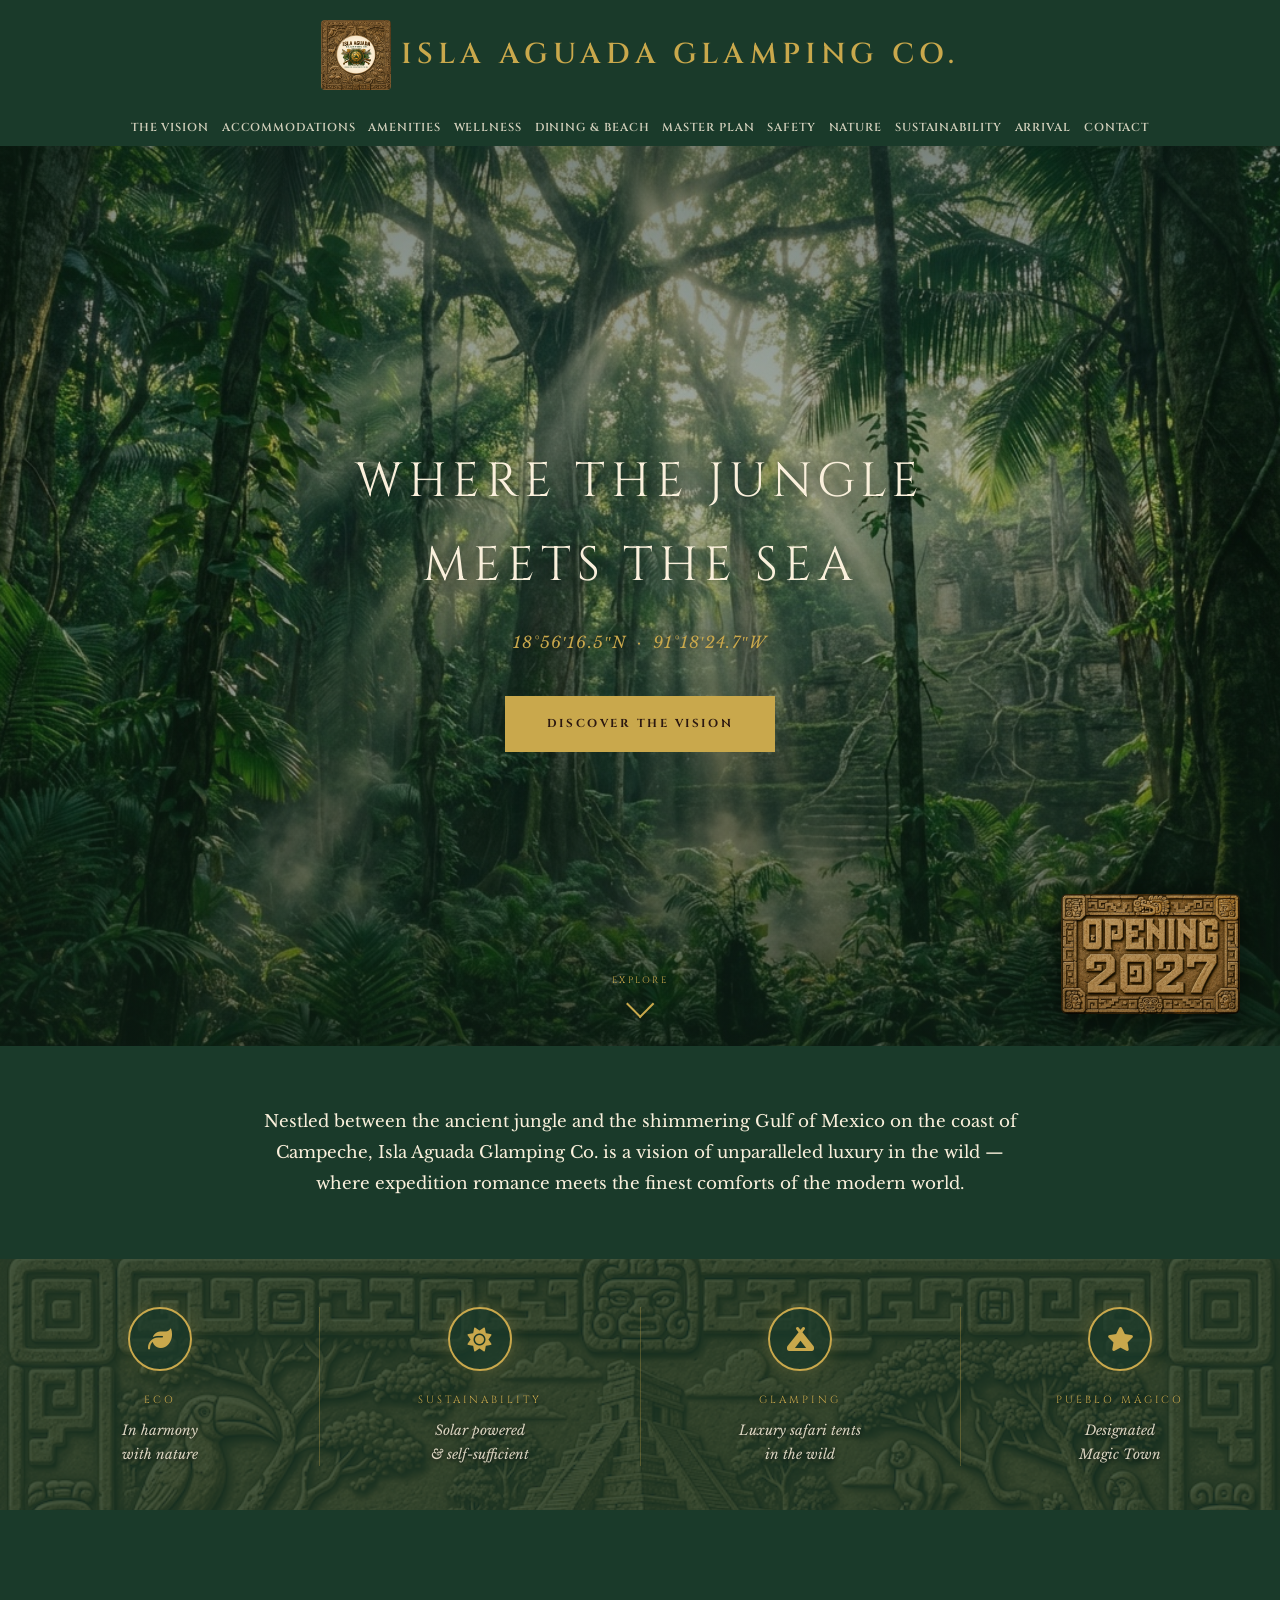
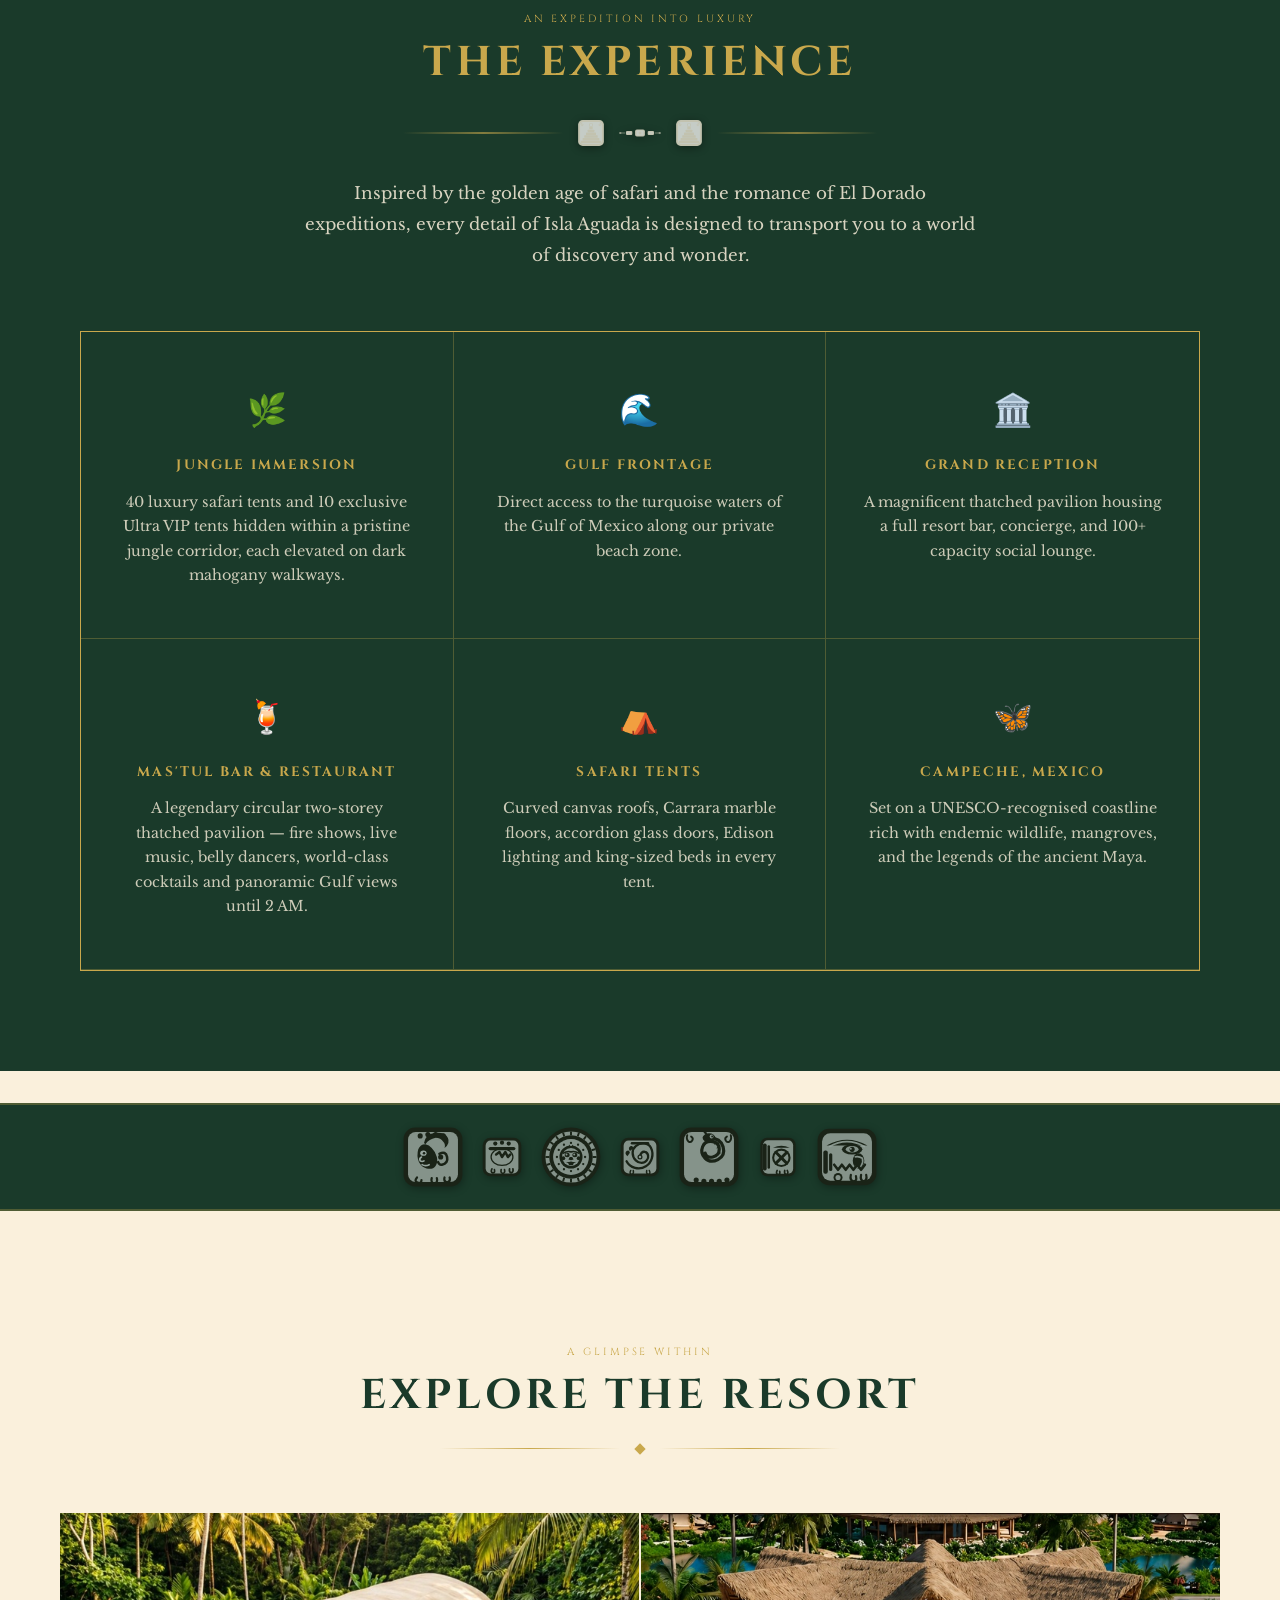
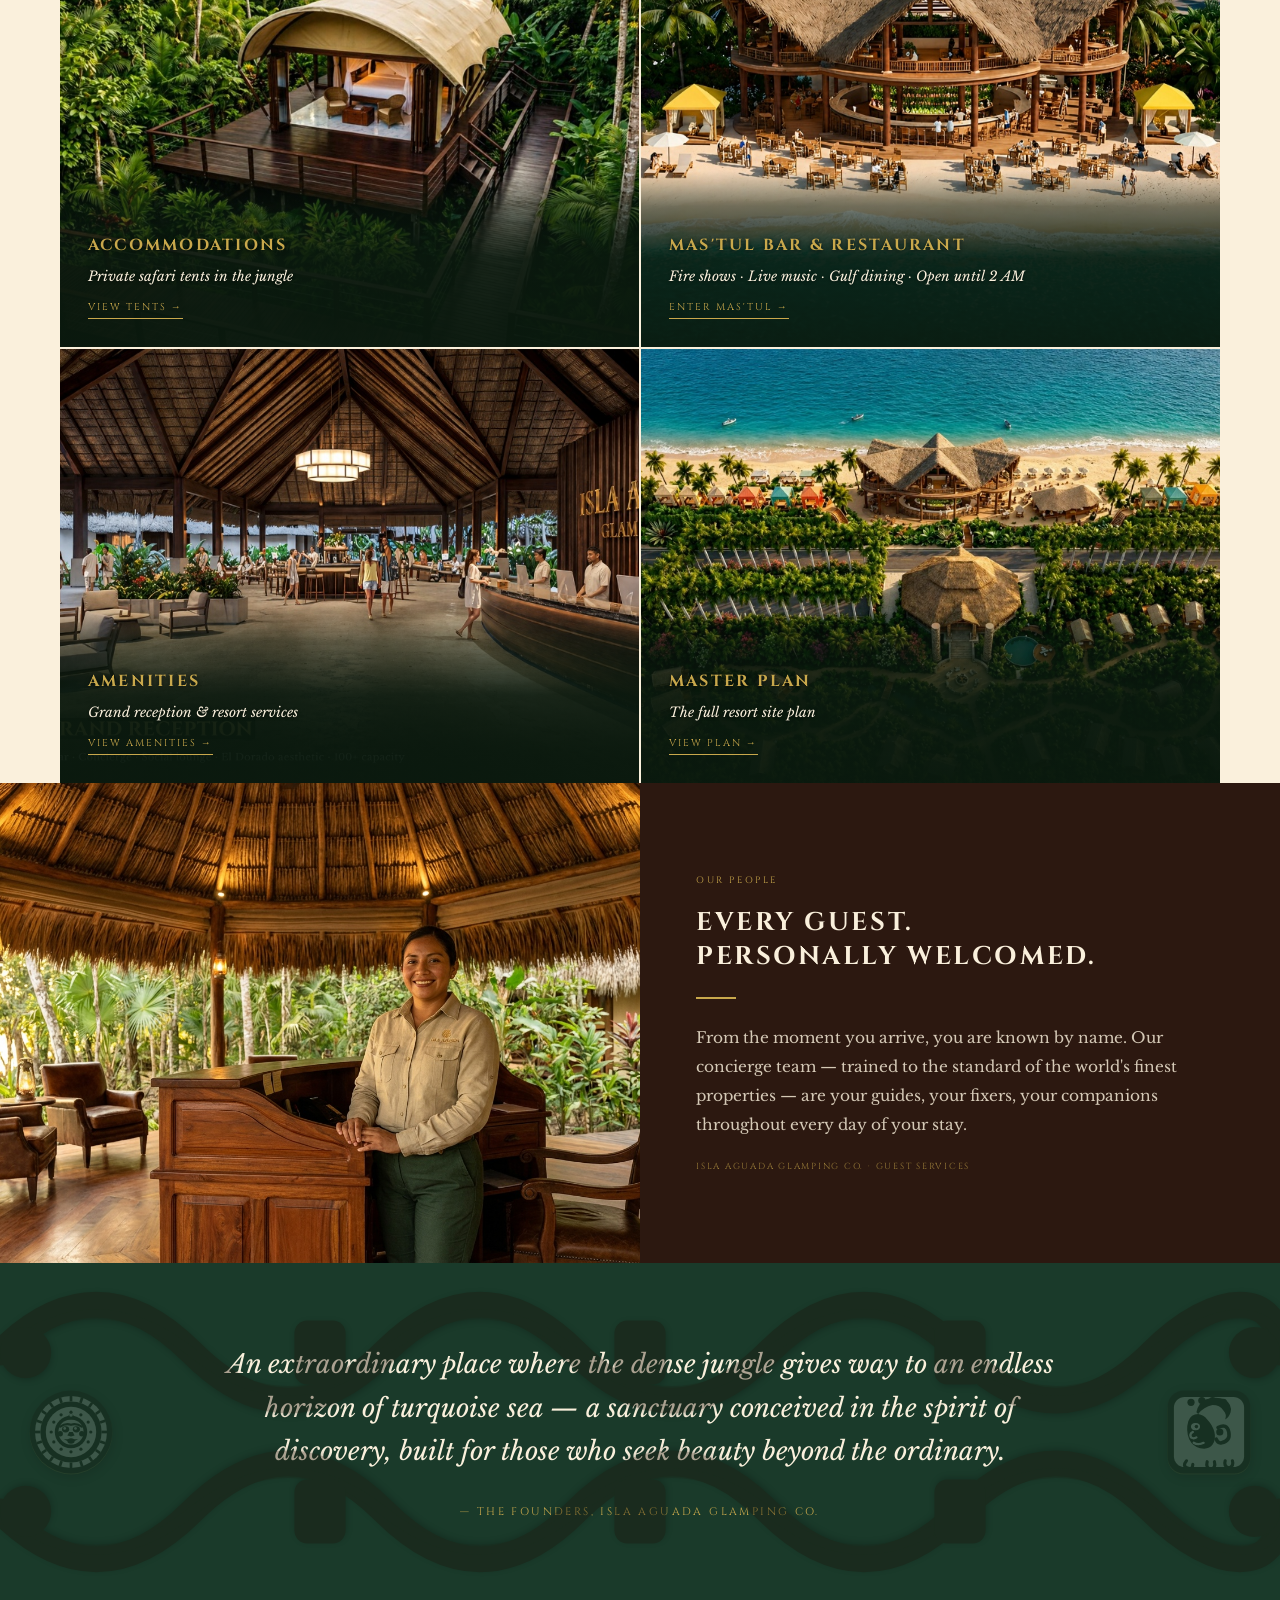
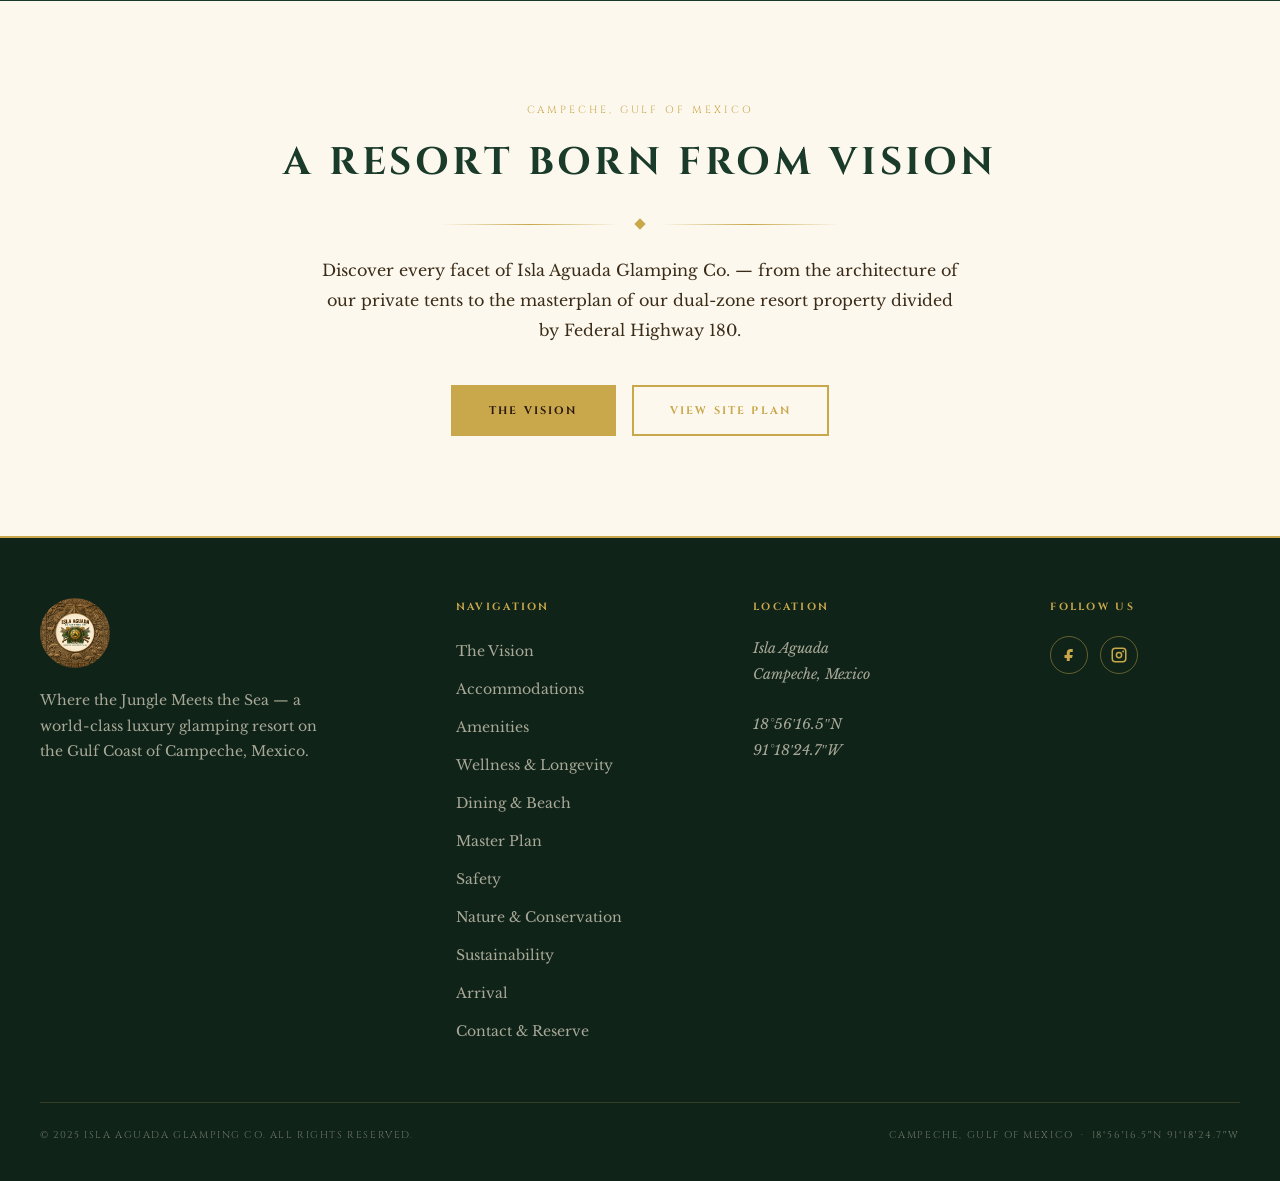
<file: index.html>
<!DOCTYPE html>
<html lang="en">
<head>
  <meta charset="UTF-8" />
  <meta name="viewport" content="width=device-width, initial-scale=1.0" />
  <title>Isla Aguada Glamping Co. — Where the Jungle Meets the Sea</title>
  <meta name="description" content="A world-class luxury glamping resort on the Gulf Coast of Campeche, Mexico. 40 luxury safari tents and 10 Ultra VIP tents set within a pristine jungle corridor along the Gulf of Mexico." />
  <link rel="stylesheet" href="css/style.css" />
  <link rel="stylesheet" href="css/responsive-patch.css" />
  <link rel="stylesheet" href="css/mayan-glyphs.css" />
  <link rel="stylesheet" href="https://cdn.jsdelivr.net/npm/@fortawesome/fontawesome-free@6.4.0/css/all.min.css" />
</head>
<body>

  <!-- ===== NAVIGATION ===== -->
  <nav class="site-nav" role="navigation" aria-label="Main navigation">
    <div class="nav-row-1">
      <a href="index.html" class="nav-logo" aria-label="Isla Aguada Glamping Co. Home">
        <img src="images/brand-stone-panel.png" alt="Isla Aguada Glamping Co. Logo" />
        <span class="nav-logo-text">Isla Aguada Glamping Co.</span>

      </a>
      <button class="nav-toggle" id="navToggle" aria-expanded="false" aria-label="Toggle navigation">
        <span></span><span></span><span></span>
      </button>
    </div>
    <div class="nav-row-2">
      <ul class="nav-links" id="navLinks" role="list">
        <li><a href="vision.html">The Vision</a></li>
        <li><a href="accommodations.html">Accommodations</a></li>
        <li><a href="amenities.html">Amenities</a></li>
        <li><a href="wellness.html">Wellness</a></li>
        <li><a href="dining.html">Dining &amp; Beach</a></li>
        <li><a href="masterplan.html">Master Plan</a></li>
        <li><a href="safety.html">Safety</a></li>
        <li><a href="nature.html">Nature</a></li>
        <li><a href="sustainability.html">Sustainability</a></li>
        <li><a href="arrival.html">Arrival</a></li>
        <li><a href="contact.html">Contact</a></li>
      </ul>
    </div>
  </nav>

  <!-- ===== MAIN CONTENT ===== -->
  <main class="page-wrap">

    <!-- HERO -->
    <section class="hero" id="hero" aria-label="Hero section">
      <div class="hero-bg" role="img" aria-label="Jungle landscape of Campeche, Mexico"></div>
      <div class="hero-overlay" aria-hidden="true"></div>

      <div class="hero-content">
        <h1 class="hero-tagline">Where the Jungle Meets the Sea</h1>
        <p class="hero-coords">18°56′16.5″N &nbsp;·&nbsp; 91°18′24.7″W</p>

        <a href="vision.html" class="hero-cta">Discover the Vision</a>
      </div>

      <!-- Opening 2027 badge — bottom-right corner of hero -->
      <div style="
        position: absolute;
        bottom: 32px;
        right: 40px;
        width: clamp(120px, 14vw, 180px);
        opacity: 0.92;
        filter: drop-shadow(0 4px 18px rgba(0,0,0,0.7));
        z-index: 10;
      ">
        <img src="images/opening-2027.jpg" alt="Opening 2027" style="width:100%; height:auto; border-radius:6px; display:block;" />
      </div>

      <div class="hero-scroll" aria-hidden="true">
        <span>Explore</span>
        <div class="scroll-arrow"></div>
      </div>
    </section>

    <!-- INTRO STRIP -->
    <section class="intro-strip" id="intro">
      <p>
        Nestled between the ancient jungle and the shimmering Gulf of Mexico on the coast of Campeche, 
        Isla Aguada Glamping Co. is a vision of unparalleled luxury in the wild — where expedition 
        romance meets the finest comforts of the modern world.
      </p>

    </section>

    <!-- ICON PILLARS — full bleed -->
    <section class="icon-pillars-strip" style="position: relative; overflow: hidden; width: 100%; background-color: var(--jungle-green);">
      <!-- Mayan stone background -->
      <div style="position: absolute; inset: 0; background-image: url('images/mayan-banner.png'); background-size: cover; background-position: center; opacity: 0.22; z-index: 0;"></div>

      <!-- Cards row -->
      <div class="icon-pillars-row" style="position: relative; z-index: 2; display: flex; align-items: stretch; width: 100%; padding: 48px 0 44px;">

        <!-- ECO -->
        <div class="icon-pillars-item" style="flex: 1; text-align: center; padding: 0 32px; border-right: 1px solid rgba(201,168,76,0.3);">
          <div style="width: 64px; height: 64px; margin: 0 auto 20px; border: 2px solid var(--aged-gold); border-radius: 50%; display: flex; align-items: center; justify-content: center; background: rgba(26,58,42,0.7); box-shadow: 0 0 18px rgba(201,168,76,0.25);">
            <i class="fa-solid fa-leaf" style="font-size: 1.5rem; color: var(--aged-gold);"></i>
          </div>
          <p style="font-family: var(--font-heading); font-size: 0.65rem; letter-spacing: 0.28em; text-transform: uppercase; color: var(--aged-gold); margin-bottom: 10px; text-shadow: 0 1px 6px rgba(0,0,0,0.6);">Eco</p>
          <p style="font-family: var(--font-body); font-size: 0.85rem; color: rgba(250,240,220,0.85); line-height: 1.7; font-style: italic; text-shadow: 0 1px 4px rgba(0,0,0,0.7);">In harmony<br/>with nature</p>
        </div>

        <!-- SUSTAINABILITY -->
        <div class="icon-pillars-item" style="flex: 1; text-align: center; padding: 0 32px; border-right: 1px solid rgba(201,168,76,0.3);">
          <div style="width: 64px; height: 64px; margin: 0 auto 20px; border: 2px solid var(--aged-gold); border-radius: 50%; display: flex; align-items: center; justify-content: center; background: rgba(26,58,42,0.7); box-shadow: 0 0 18px rgba(201,168,76,0.25);">
            <i class="fa-solid fa-sun" style="font-size: 1.5rem; color: var(--aged-gold);"></i>
          </div>
          <p style="font-family: var(--font-heading); font-size: 0.65rem; letter-spacing: 0.28em; text-transform: uppercase; color: var(--aged-gold); margin-bottom: 10px; text-shadow: 0 1px 6px rgba(0,0,0,0.6);">Sustainability</p>
          <p style="font-family: var(--font-body); font-size: 0.85rem; color: rgba(250,240,220,0.85); line-height: 1.7; font-style: italic; text-shadow: 0 1px 4px rgba(0,0,0,0.7);">Solar powered<br/>&amp; self-sufficient</p>
        </div>

        <!-- GLAMPING -->
        <div class="icon-pillars-item" style="flex: 1; text-align: center; padding: 0 32px; border-right: 1px solid rgba(201,168,76,0.3);">
          <div style="width: 64px; height: 64px; margin: 0 auto 20px; border: 2px solid var(--aged-gold); border-radius: 50%; display: flex; align-items: center; justify-content: center; background: rgba(26,58,42,0.7); box-shadow: 0 0 18px rgba(201,168,76,0.25);">
            <i class="fa-solid fa-campground" style="font-size: 1.5rem; color: var(--aged-gold);"></i>
          </div>
          <p style="font-family: var(--font-heading); font-size: 0.65rem; letter-spacing: 0.28em; text-transform: uppercase; color: var(--aged-gold); margin-bottom: 10px; text-shadow: 0 1px 6px rgba(0,0,0,0.6);">Glamping</p>
          <p style="font-family: var(--font-body); font-size: 0.85rem; color: rgba(250,240,220,0.85); line-height: 1.7; font-style: italic; text-shadow: 0 1px 4px rgba(0,0,0,0.7);">Luxury safari tents<br/>in the wild</p>
        </div>

        <!-- PUEBLO MAGICO -->
        <div class="icon-pillars-item" style="flex: 1; text-align: center; padding: 0 32px;">
          <div style="width: 64px; height: 64px; margin: 0 auto 20px; border: 2px solid var(--aged-gold); border-radius: 50%; display: flex; align-items: center; justify-content: center; background: rgba(26,58,42,0.7); box-shadow: 0 0 18px rgba(201,168,76,0.25);">
            <i class="fa-solid fa-star" style="font-size: 1.5rem; color: var(--aged-gold);"></i>
          </div>
          <p style="font-family: var(--font-heading); font-size: 0.65rem; letter-spacing: 0.28em; text-transform: uppercase; color: var(--aged-gold); margin-bottom: 10px; text-shadow: 0 1px 6px rgba(0,0,0,0.6);">Pueblo M&aacute;gico</p>
          <p style="font-family: var(--font-body); font-size: 0.85rem; color: rgba(250,240,220,0.85); line-height: 1.7; font-style: italic; text-shadow: 0 1px 4px rgba(0,0,0,0.7);">Designated<br/>Magic Town</p>
        </div>

      </div>
    </section>

    <!-- FEATURES GRID -->
    <section class="section section--dark" id="features">
      <div class="container">
        <header class="section-header">
          <span class="section-tag">An Expedition into Luxury</span>
          <h2>The Experience</h2>
          <div class="mayan-divider">
            <span class="mayan-glyph mayan-glyph--gold mayan-glyph--xs mayan-glyph--carved" data-glyph="pyramid_stone"></span>
            <span class="mayan-glyph mayan-glyph--gold mayan-glyph--sm mayan-glyph--carved" data-glyph="diamond_divider"></span>
            <span class="mayan-glyph mayan-glyph--gold mayan-glyph--xs mayan-glyph--carved" data-glyph="pyramid_stone"></span>
          </div>
          <p>Inspired by the golden age of safari and the romance of El Dorado expeditions, every detail 
             of Isla Aguada is designed to transport you to a world of discovery and wonder.</p>
        </header>

        <div class="features-grid">
          <article class="feature-item">
            <span class="feature-icon">🌿</span>
            <h3>Jungle Immersion</h3>
            <p>40 luxury safari tents and 10 exclusive Ultra VIP tents hidden within a pristine jungle corridor, each elevated on dark mahogany walkways.</p>
          </article>
          <article class="feature-item">
            <span class="feature-icon">🌊</span>
            <h3>Gulf Frontage</h3>
            <p>Direct access to the turquoise waters of the Gulf of Mexico along our private beach zone.</p>
          </article>
          <article class="feature-item">
            <span class="feature-icon">🏛️</span>
            <h3>Grand Reception</h3>
            <p>A magnificent thatched pavilion housing a full resort bar, concierge, and 100+ capacity social lounge.</p>
          </article>
          <article class="feature-item">
            <span class="feature-icon">🍹</span>
            <h3>Mas'Tul Bar &amp; Restaurant</h3>
            <p>A legendary circular two-storey thatched pavilion — fire shows, live music, belly dancers, world-class cocktails and panoramic Gulf views until 2 AM.</p>
          </article>
          <article class="feature-item">
            <span class="feature-icon">⛺</span>
            <h3>Safari Tents</h3>
            <p>Curved canvas roofs, Carrara marble floors, accordion glass doors, Edison lighting and king-sized beds in every tent.</p>
          </article>
          <article class="feature-item">
            <span class="feature-icon">🦋</span>
            <h3>Campeche, Mexico</h3>
            <p>Set on a UNESCO-recognised coastline rich with endemic wildlife, mangroves, and the legends of the ancient Maya.</p>
          </article>
        </div>
      </div>
    </section>

    <!-- MAYAN STONE ROW DIVIDER -->
    <div class="mayan-stone-row" style="background:var(--jungle-green); border-top:2px solid rgba(201,168,76,0.3); border-bottom:2px solid rgba(201,168,76,0.3);">
      <span class="mayan-glyph mayan-glyph--gold mayan-glyph--md mayan-glyph--carved" data-glyph="face_cartouche"></span>
      <span class="mayan-glyph mayan-glyph--gold mayan-glyph--sm mayan-glyph--carved" data-glyph="rain_scroll"></span>
      <span class="mayan-glyph mayan-glyph--gold mayan-glyph--md mayan-glyph--carved" data-glyph="sun_face"></span>
      <span class="mayan-glyph mayan-glyph--gold mayan-glyph--sm mayan-glyph--carved" data-glyph="feather_spiral"></span>
      <span class="mayan-glyph mayan-glyph--gold mayan-glyph--md mayan-glyph--carved" data-glyph="serpent_head"></span>
      <span class="mayan-glyph mayan-glyph--gold mayan-glyph--sm mayan-glyph--carved" data-glyph="cross_disk"></span>
      <span class="mayan-glyph mayan-glyph--gold mayan-glyph--md mayan-glyph--carved" data-glyph="mask_glyph"></span>
    </div>

    <!-- PREVIEW GRID -->
    <section class="section" id="preview" style="padding-bottom: 0;">
      <div class="container">
        <header class="section-header">
          <span class="section-tag">A Glimpse Within</span>
          <h2>Explore the Resort</h2>
          <div class="gold-divider"><div class="diamond"></div></div>
        </header>
      </div>

      <div class="preview-grid" style="padding: 0 20px;">
        <article class="preview-card">
          <img src="images/tent-exterior-day.jpg" alt="Luxury safari tent exterior at Isla Aguada Glamping Co." loading="lazy" />
          <div class="preview-card-overlay">
            <h3>Accommodations</h3>
            <p>Private safari tents in the jungle</p>
            <a href="accommodations.html" class="preview-card-link">View Tents →</a>
          </div>
        </article>
        <article class="preview-card">
          <img src="images/beach-bar.jpg" alt="Mas'Tul Bar and Restaurant at Isla Aguada" loading="lazy" />
          <div class="preview-card-overlay">
            <h3>Mas'Tul Bar &amp; Restaurant</h3>
            <p>Fire shows · Live music · Gulf dining · Open until 2 AM</p>
            <a href="dining.html" class="preview-card-link">Enter Mas'Tul →</a>
          </div>
        </article>
        <article class="preview-card">
          <img src="images/grand-reception.jpg" alt="Grand reception interior with thatched ceiling and bar" loading="lazy" />
          <div class="preview-card-overlay">
            <h3>Amenities</h3>
            <p>Grand reception &amp; resort services</p>
            <a href="amenities.html" class="preview-card-link">View Amenities →</a>
          </div>
        </article>
        <article class="preview-card">
          <img src="images/aerial-site-plan.jpg" alt="Aerial site plan of Isla Aguada Glamping Co." loading="lazy" />
          <div class="preview-card-overlay">
            <h3>Master Plan</h3>
            <p>The full resort site plan</p>
            <a href="masterplan.html" class="preview-card-link">View Plan →</a>
          </div>
        </article>
      </div>
    </section>

    <!-- PULL QUOTE -->
    <!-- STAFF — CONCIERGE -->
    <section style="display:grid; grid-template-columns:1fr 1fr; min-height:480px;">
      <div style="overflow:hidden;">
        <img src="images/staff-concierge.jpg" alt="Isla Aguada Glamping Co. concierge welcoming guests at the Grand Reception" loading="lazy" style="width:100%; height:100%; object-fit:cover; object-position:center top;" />
      </div>
      <div style="background:var(--dark-mahogany); padding:64px 56px; display:flex; flex-direction:column; justify-content:center;">
        <span style="font-family:var(--font-heading); font-size:0.58rem; letter-spacing:0.28em; text-transform:uppercase; color:var(--aged-gold); display:block; margin-bottom:18px;">Our People</span>
        <h3 style="font-family:var(--font-heading); font-size:clamp(1.1rem,2.2vw,1.6rem); letter-spacing:0.1em; text-transform:uppercase; color:var(--parchment); margin-bottom:24px; line-height:1.3;">Every Guest.<br/>Personally Welcomed.</h3>
        <div style="width:40px; height:2px; background:var(--aged-gold); margin-bottom:24px;"></div>
        <p style="font-size:0.96rem; color:rgba(250,240,220,0.82); line-height:1.9; margin-bottom:20px;">
          From the moment you arrive, you are known by name. Our concierge team — trained to the standard of the world's finest properties — are your guides, your fixers, your companions throughout every day of your stay.
        </p>
        <span style="font-family:var(--font-heading); font-size:0.55rem; letter-spacing:0.2em; text-transform:uppercase; color:rgba(201,168,76,0.7);">Isla Aguada Glamping Co. · Guest Services</span>
      </div>
    </section>

    <section class="pull-quote" style="position:relative; overflow:hidden;">
      <!-- Stone glyph watermarks -->
      <span class="mayan-glyph mayan-glyph--cream mayan-glyph--lg mayan-glyph--carved" data-glyph="sun_face" style="position:absolute; top:50%; left:2%; transform:translateY(-50%); opacity:0.18;"></span>
      <span class="mayan-glyph mayan-glyph--cream mayan-glyph--lg mayan-glyph--carved" data-glyph="face_cartouche" style="position:absolute; top:50%; right:2%; transform:translateY(-50%); opacity:0.18;"></span>
      <!-- Serpent border top & bottom -->
      <span class="mayan-glyph mayan-glyph--gold" data-glyph="serpent_border" style="position:absolute; top:0; left:0; width:100%; height:20px; opacity:0.35;"></span>
      <span class="mayan-glyph mayan-glyph--gold" data-glyph="serpent_border" style="position:absolute; bottom:0; left:0; width:100%; height:20px; opacity:0.35; transform:scaleY(-1);"></span>
      <blockquote>
        An extraordinary place where the dense jungle gives way to an endless horizon of turquoise sea — 
        a sanctuary conceived in the spirit of discovery, built for those who seek beauty beyond the ordinary.
      </blockquote>
      <cite>— The Founders, Isla Aguada Glamping Co.</cite>
    </section>

    <!-- CTA STRIP -->
    <section class="section section--cream" id="cta-strip" style="text-align: center;">
      <div class="container">
        <span class="section-tag">Campeche, Gulf of Mexico</span>
        <h2 style="font-family: var(--font-heading); font-size: clamp(1.5rem, 3vw, 2.4rem); color: var(--jungle-green); letter-spacing: 0.1em; text-transform: uppercase; margin-bottom: 24px;">
          A Resort Born from Vision
        </h2>
        <div class="gold-divider" style="margin-bottom: 28px;"><div class="diamond"></div></div>
        <p style="max-width: 640px; margin: 0 auto 40px; color: var(--text-mid); line-height: 1.85; font-size: 1rem;">
          Discover every facet of Isla Aguada Glamping Co. — from the architecture of our private tents 
          to the masterplan of our dual-zone resort property divided by Federal Highway 180.
        </p>
        <div style="display: flex; gap: 16px; justify-content: center; flex-wrap: wrap;">
          <a href="vision.html" class="btn-gold">The Vision</a>
          <a href="masterplan.html" class="btn-outline">View Site Plan</a>
        </div>
      </div>
    </section>

  </main>

  <!-- ===== FOOTER ===== -->
  <footer class="site-footer" role="contentinfo">
    <div class="footer-inner">
      <div class="footer-brand">
        <img src="images/brand-stone-panel.png" alt="Isla Aguada Glamping Co." />
        <p>Where the Jungle Meets the Sea — a world-class luxury glamping resort on the Gulf Coast of Campeche, Mexico.</p>
      </div>

      <div class="footer-col">
        <h4>Navigation</h4>
        <ul>
          
          <li><a href="vision.html">The Vision</a></li>
          <li><a href="accommodations.html">Accommodations</a></li>
          <li><a href="amenities.html">Amenities</a></li>
          <li><a href="wellness.html">Wellness &amp; Longevity</a></li>
          <li><a href="dining.html">Dining &amp; Beach</a></li>
          <li><a href="masterplan.html">Master Plan</a></li>
          <li><a href="safety.html">Safety</a></li>
          <li><a href="nature.html">Nature &amp; Conservation</a></li>
          <li><a href="sustainability.html">Sustainability</a></li>
          <li><a href="arrival.html">Arrival</a></li>
          <li><a href="contact.html">Contact &amp; Reserve</a></li>
        </ul>
      </div>

      <div class="footer-col">
        <h4>Location</h4>
        <address>
          Isla Aguada<br />
          Campeche, Mexico<br /><br />
          18°56′16.5″N<br />
          91°18′24.7″W
        </address>
      </div>

      <div class="footer-col">
        <h4>Follow Us</h4>
        <div class="footer-social-links" aria-label="Social media links">
          <a class="footer-social-link" href="https://www.facebook.com/profile.php?id=61563130594812" target="_blank" rel="noopener noreferrer" aria-label="Facebook">
            <svg viewBox="0 0 24 24" aria-hidden="true"><path d="M14 8h3V4h-3c-2.8 0-5 2.2-5 5v3H6v4h3v4h4v-4h3l1-4h-4V9c0-.6.4-1 1-1Z" /></svg>
          </a>
          <a class="footer-social-link" href="https://www.instagram.com/isla_aguada_glamping_co/" target="_blank" rel="noopener noreferrer" aria-label="Instagram">
            <svg viewBox="0 0 24 24" aria-hidden="true"><path d="M7 2h10a5 5 0 0 1 5 5v10a5 5 0 0 1-5 5H7a5 5 0 0 1-5-5V7a5 5 0 0 1 5-5Zm0 2a3 3 0 0 0-3 3v10a3 3 0 0 0 3 3h10a3 3 0 0 0 3-3V7a3 3 0 0 0-3-3H7Zm5 3.5A4.5 4.5 0 1 1 7.5 12 4.5 4.5 0 0 1 12 7.5Zm0 2A2.5 2.5 0 1 0 14.5 12 2.5 2.5 0 0 0 12 9.5ZM17.5 6a1.25 1.25 0 1 1-1.25 1.25A1.25 1.25 0 0 1 17.5 6Z" /></svg>
          </a>
        </div>
      </div>
    </div>

    <div class="footer-bottom">
      <p>&copy; 2025 Isla Aguada Glamping Co. All rights reserved.</p>
      <p>Campeche, Gulf of Mexico &nbsp;·&nbsp; 18°56′16.5″N 91°18′24.7″W</p>
    </div>
  </footer>

  <!-- JS -->
  <script>
    // Mobile nav toggle
    const toggle = document.getElementById('navToggle');
    const navLinks = document.getElementById('navLinks');
    const navRow2 = document.querySelector('.nav-row-2');
    toggle.addEventListener('click', () => {
      const isOpen = navLinks.classList.toggle('open');
      if (navRow2) navRow2.classList.toggle('open', isOpen);
      toggle.setAttribute('aria-expanded', isOpen);
    });
    navLinks.querySelectorAll('a').forEach(link => {
      link.addEventListener('click', () => {
        navLinks.classList.remove('open');
        if (navRow2) navRow2.classList.remove('open');
        toggle.setAttribute('aria-expanded', 'false');
      });
    });

    // Smooth scroll for anchors
    document.querySelectorAll('a[href^="#"]').forEach(anchor => {
      anchor.addEventListener('click', function(e) {
        const target = document.querySelector(this.getAttribute('href'));
        if (target) {
          e.preventDefault();
          target.scrollIntoView({ behavior: 'smooth' });
        }
      });
    });
  </script>
  <script src="js/mayan-glyphs.js"></script>

</body>
</html>
</file>
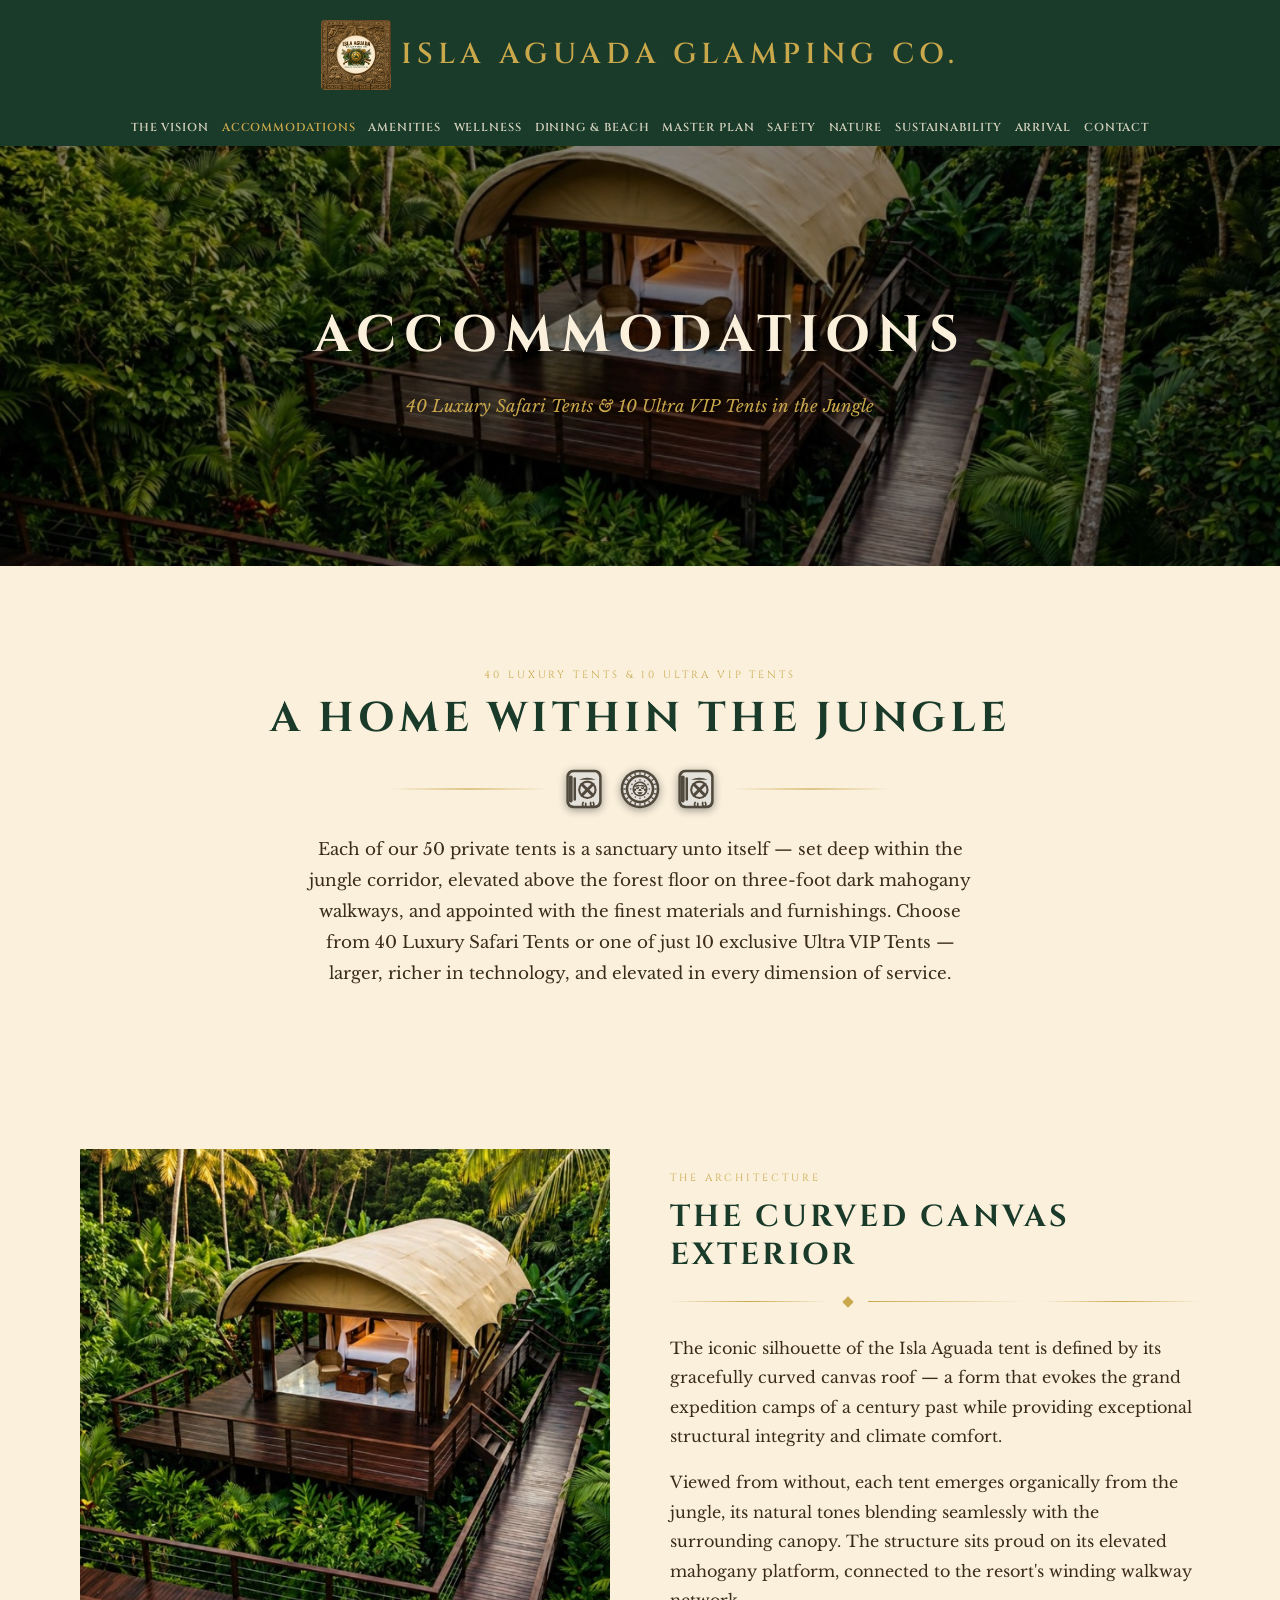
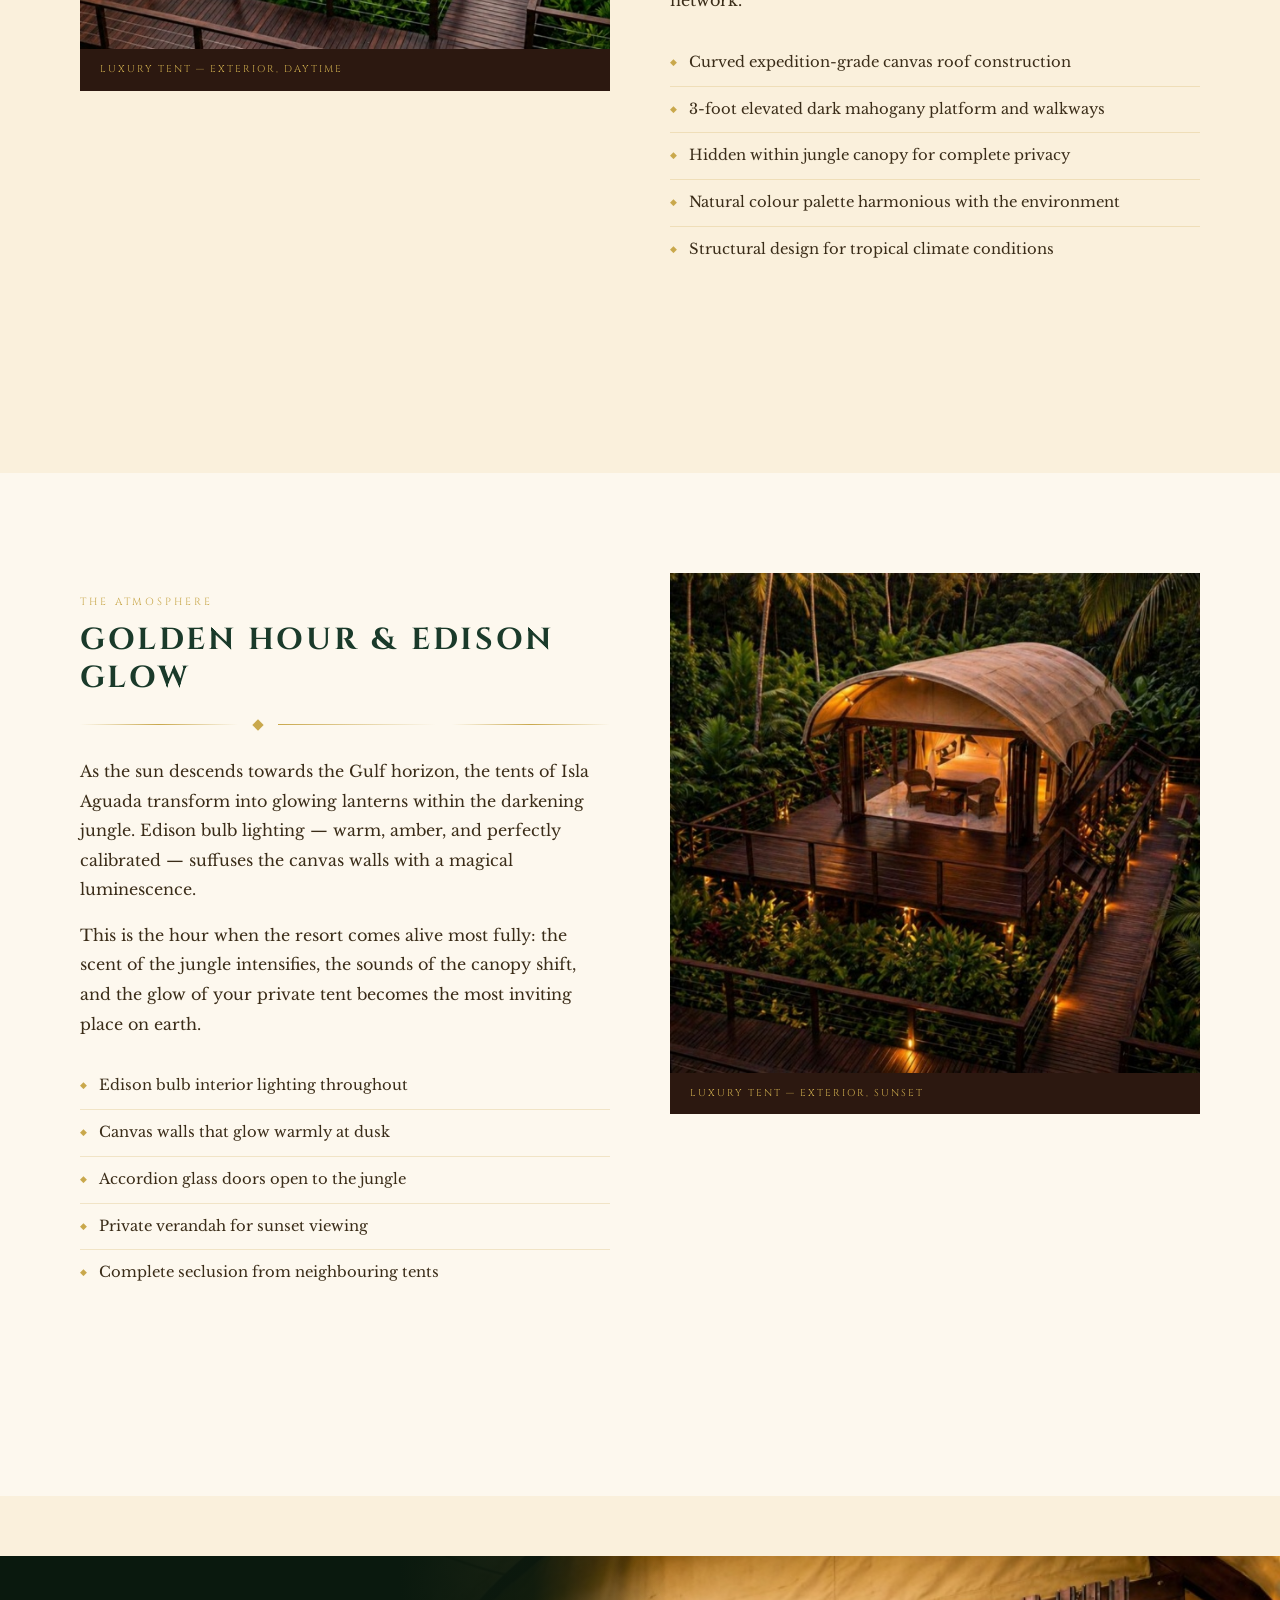
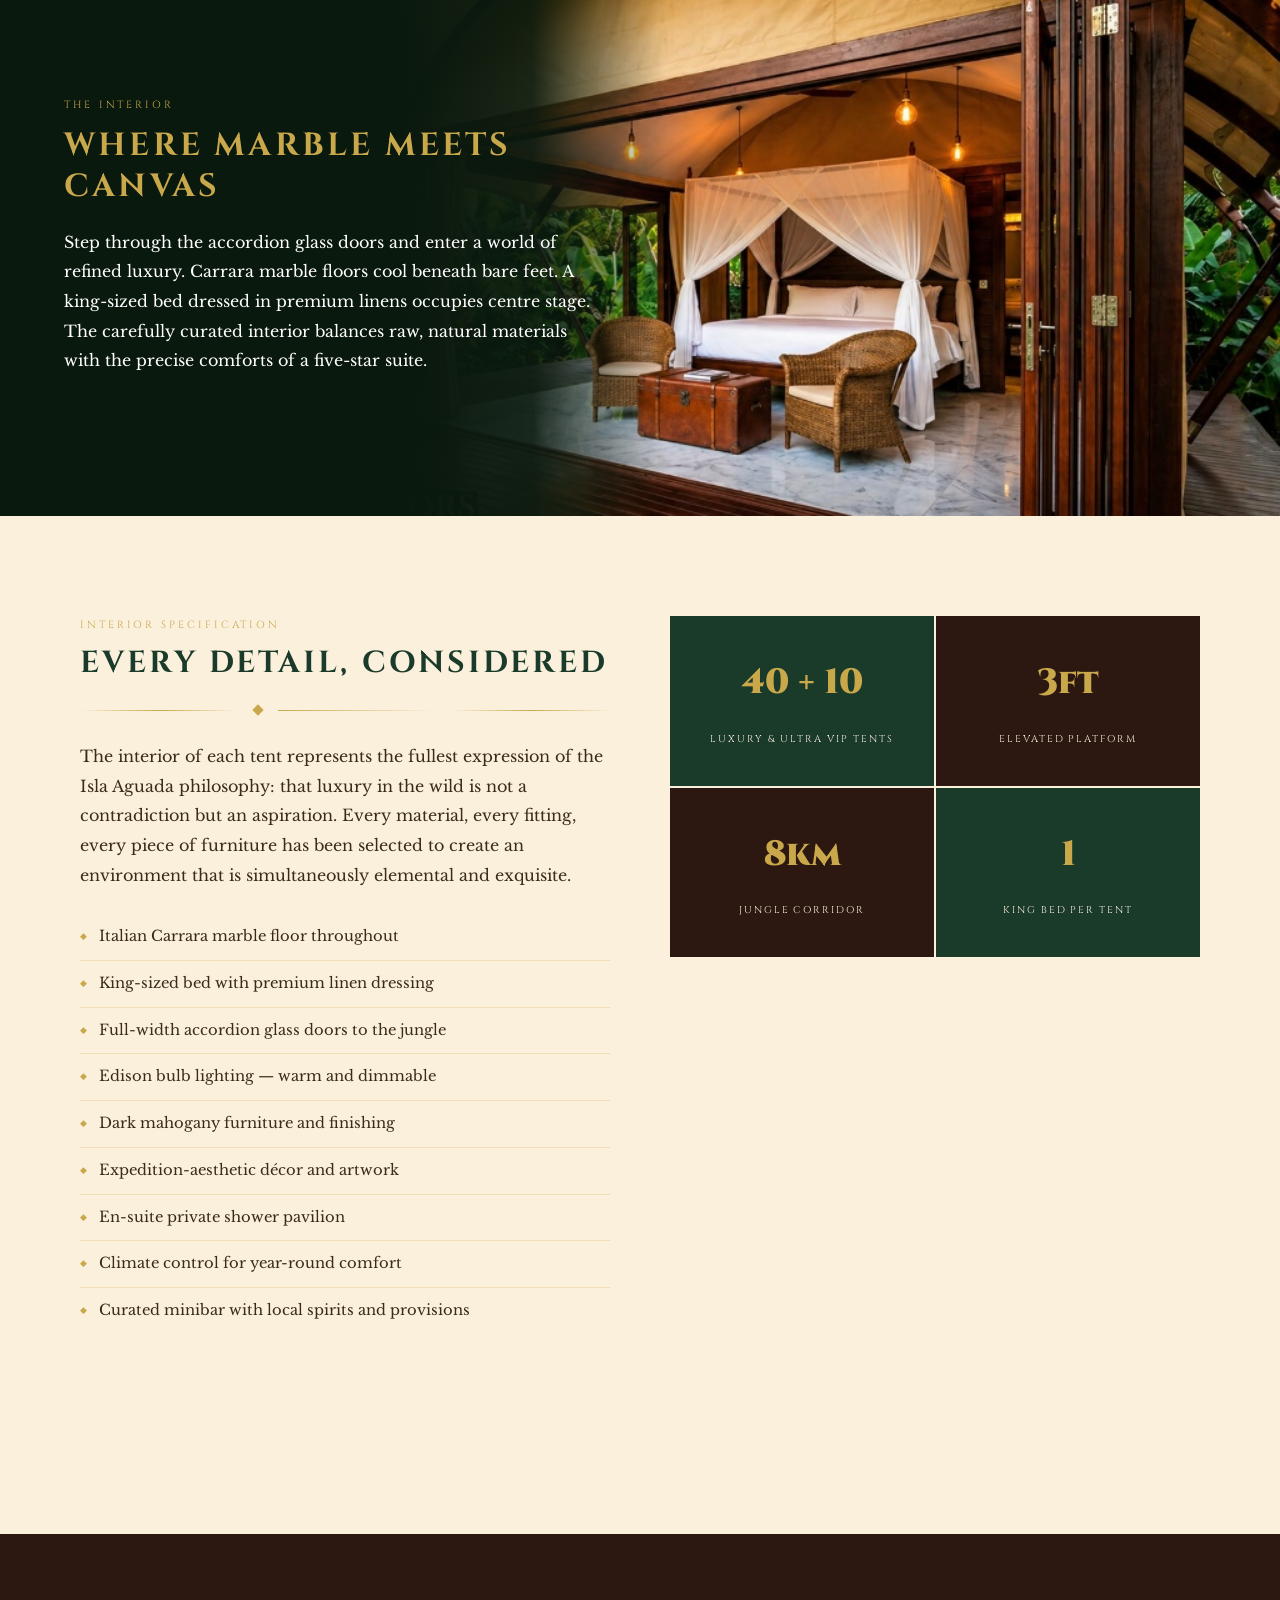
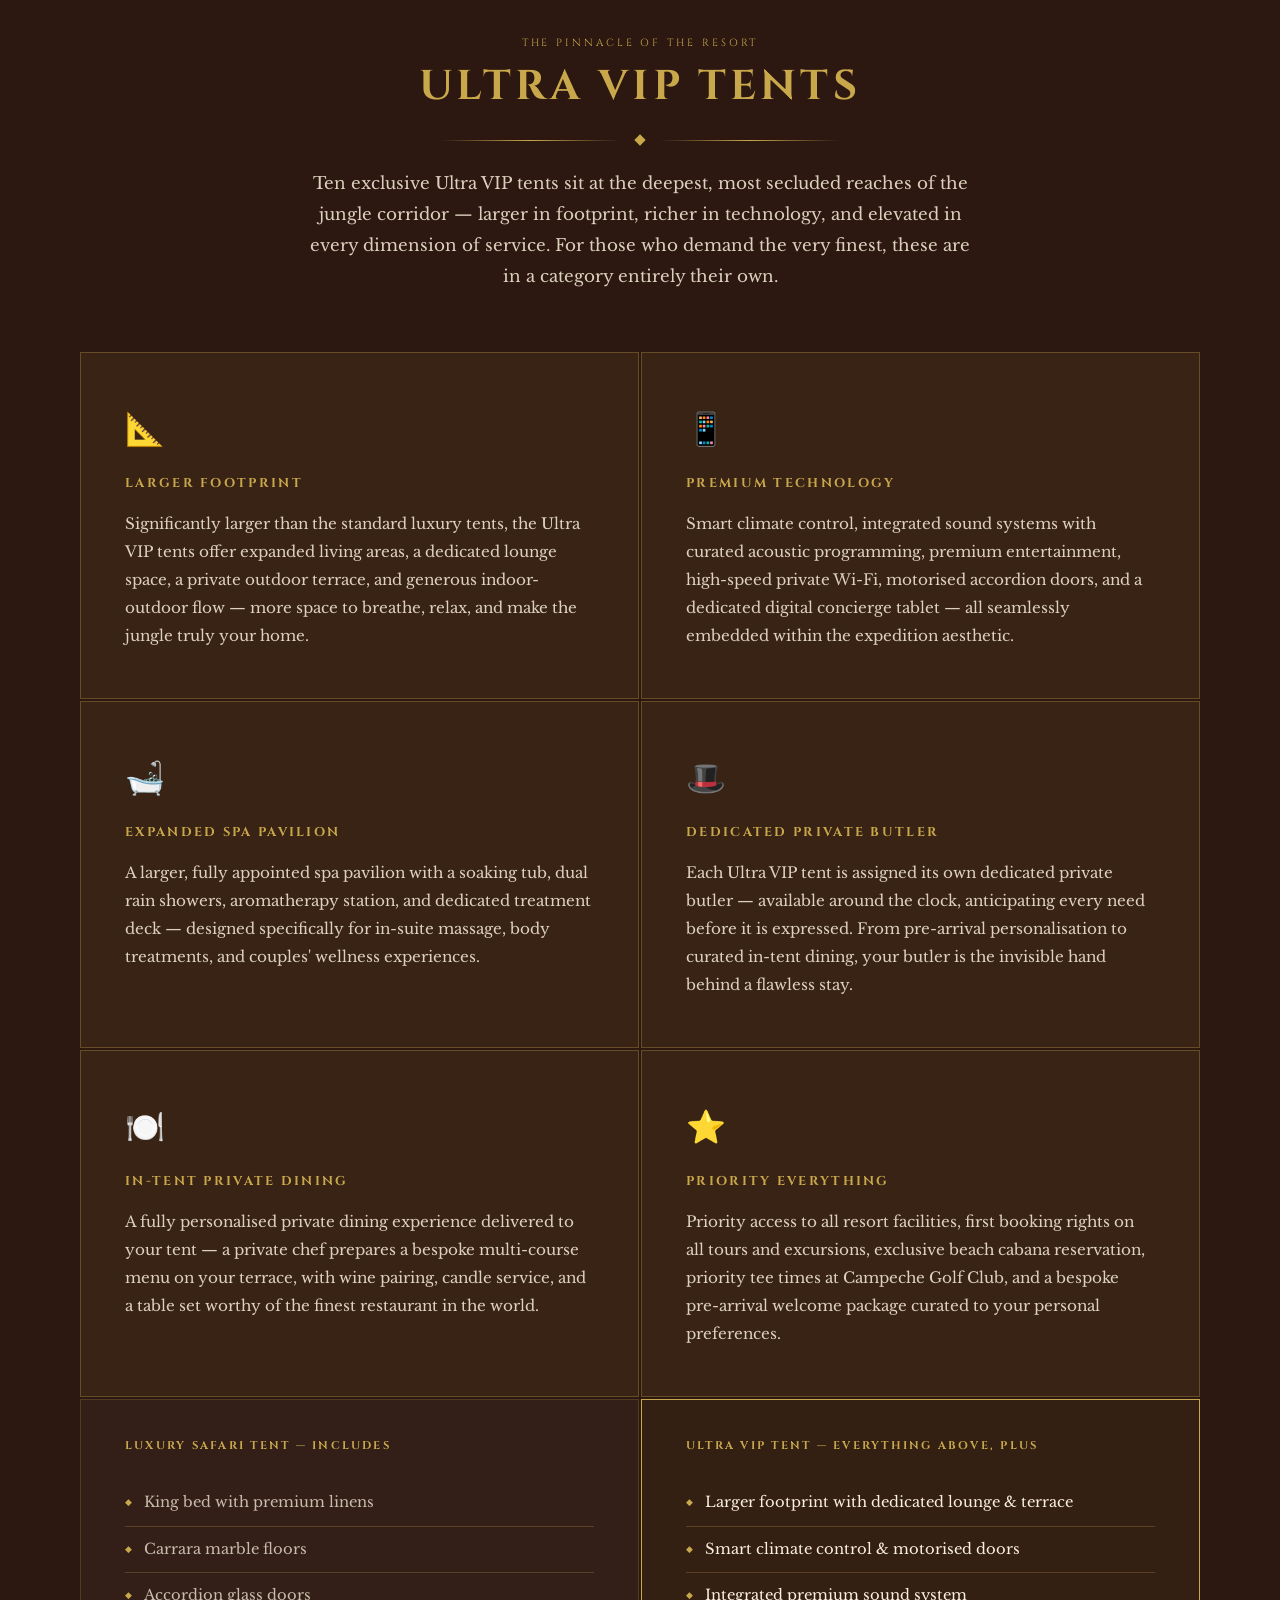
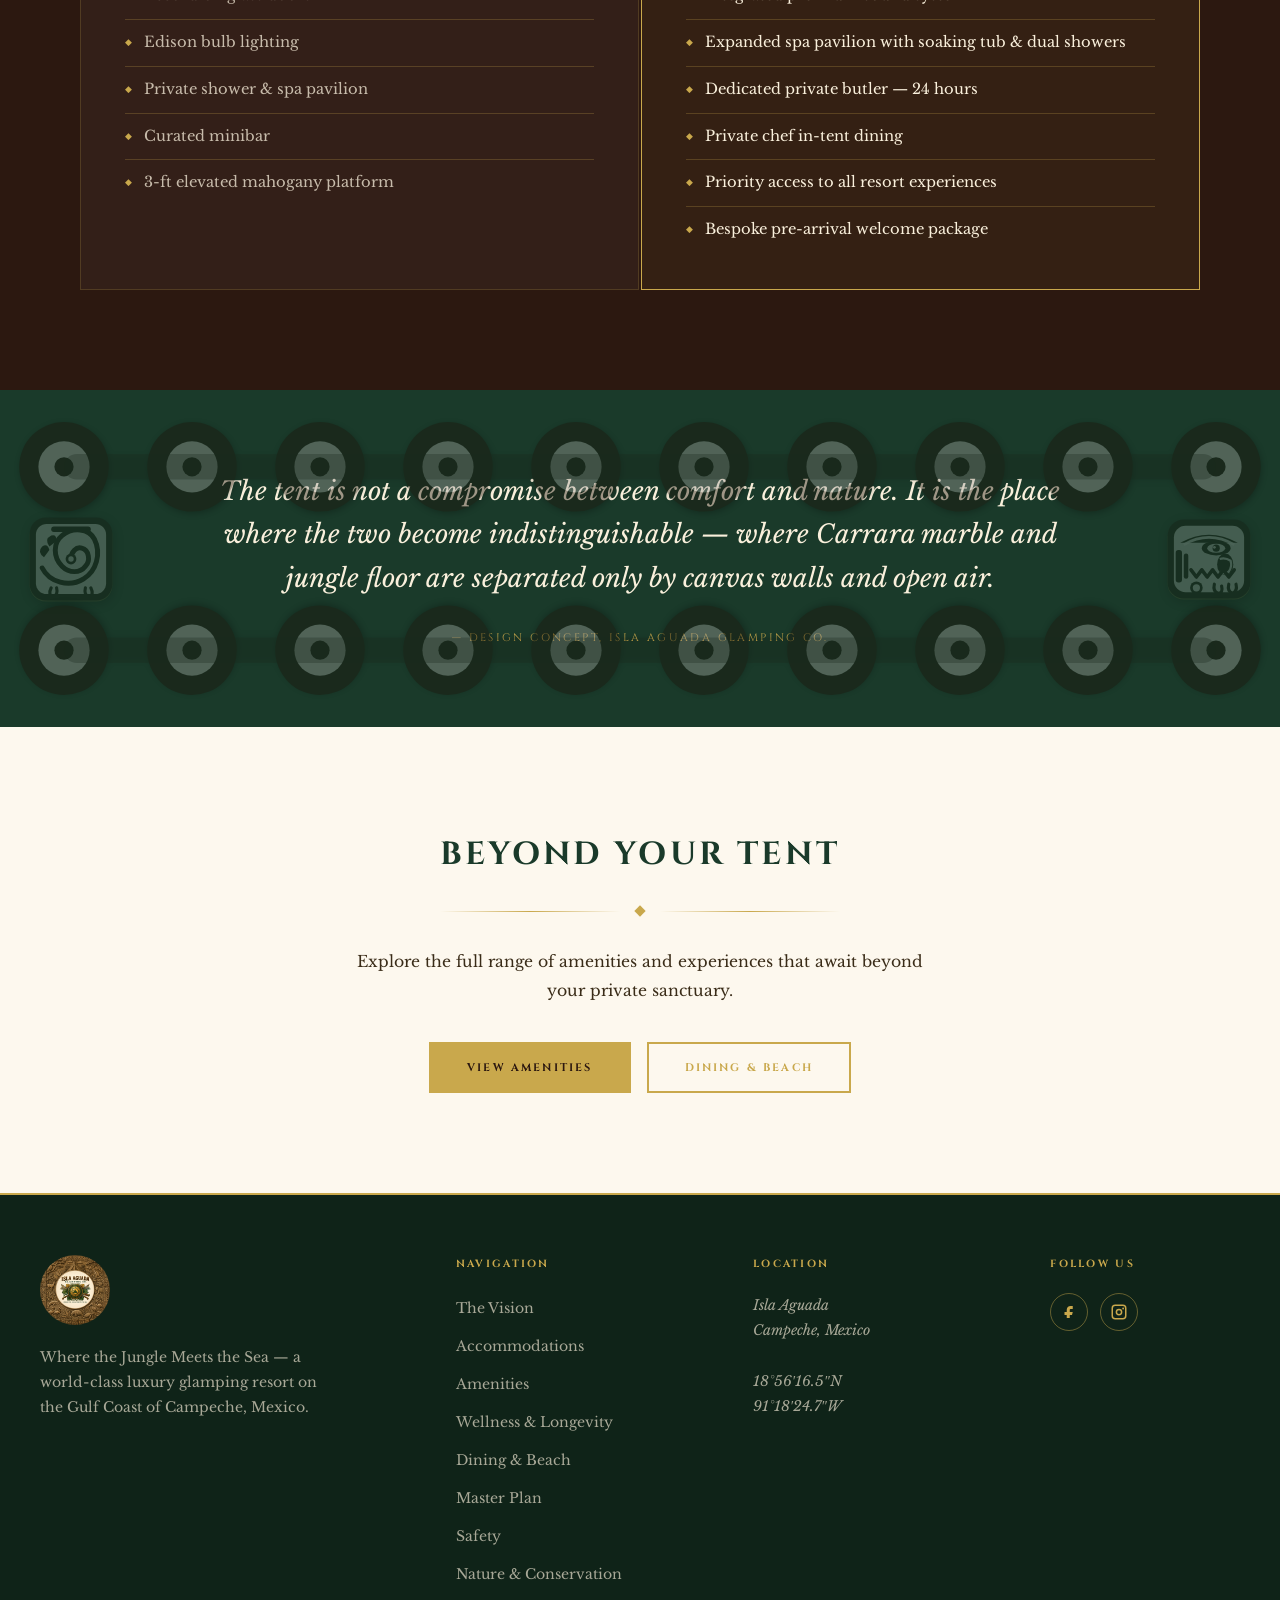
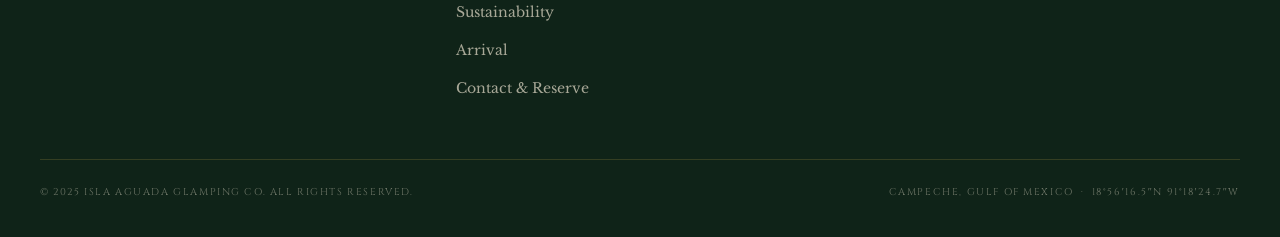
<file: accommodations.html>
<!DOCTYPE html>
<html lang="en">
<head>
  <meta charset="UTF-8" />
  <meta name="viewport" content="width=device-width, initial-scale=1.0" />
  <title>Accommodations — Isla Aguada Glamping Co.</title>
  <meta name="description" content="Private luxury safari tents at Isla Aguada Glamping Co. — curved canvas roofs, Carrara marble floors, accordion doors, dark mahogany walkways, king beds and Edison lighting." />
  <link rel="stylesheet" href="css/style.css" />
  <link rel="stylesheet" href="css/responsive-patch.css" />
  <link rel="stylesheet" href="css/mayan-glyphs.css" />
</head>
<body>

  <!-- ===== NAVIGATION ===== -->
  <nav class="site-nav" role="navigation" aria-label="Main navigation">
    <div class="nav-row-1">
      <a href="index.html" class="nav-logo" aria-label="Isla Aguada Glamping Co. Home">
        <img src="images/brand-stone-panel.png" alt="Isla Aguada Glamping Co. Logo" /><span class="nav-logo-text">Isla Aguada Glamping Co.</span>
        
      </a>
      <button class="nav-toggle" id="navToggle" aria-expanded="false" aria-label="Toggle navigation">
        <span></span><span></span><span></span>
      </button>
    </div>
    <div class="nav-row-2">
      <ul class="nav-links" id="navLinks" role="list">
        <li><a href="vision.html">The Vision</a></li>
        <li><a href="accommodations.html" class="active">Accommodations</a></li>
        <li><a href="amenities.html">Amenities</a></li>
        <li><a href="wellness.html">Wellness</a></li>
        <li><a href="dining.html">Dining &amp; Beach</a></li>
        <li><a href="masterplan.html">Master Plan</a></li>
        <li><a href="safety.html">Safety</a></li>
        <li><a href="nature.html">Nature</a></li>
        <li><a href="sustainability.html">Sustainability</a></li>
        <li><a href="arrival.html">Arrival</a></li>
        <li><a href="contact.html">Contact</a></li>
      </ul>
    </div>
  </nav>

  <!-- ===== MAIN ===== -->
  <main class="page-wrap">

    <!-- PAGE HERO -->
    <section class="page-hero" aria-label="Accommodations hero">
      <div class="page-hero-bg" style="background-image: url('images/tent-exterior-day.jpg');" role="img" aria-label="Luxury safari tent exterior at Isla Aguada"></div>
      <div class="page-hero-content">
        <h1>Accommodations</h1>
        <p>40 Luxury Safari Tents &amp; 10 Ultra VIP Tents in the Jungle</p>
      </div>
    </section>

    <!-- INTRO -->
    <section class="section" id="accommodations-intro">
      <div class="container">
        <header class="section-header">
          <span class="section-tag">40 Luxury Tents &amp; 10 Ultra VIP Tents</span>
          <h2>A Home Within the Jungle</h2>
          <div class="mayan-divider">
            <span class="mayan-glyph mayan-glyph--gold mayan-glyph--sm mayan-glyph--carved" data-glyph="cross_disk"></span>
            <span class="mayan-glyph mayan-glyph--gold mayan-glyph--sm mayan-glyph--carved" data-glyph="sun_face"></span>
            <span class="mayan-glyph mayan-glyph--gold mayan-glyph--sm mayan-glyph--carved" data-glyph="cross_disk"></span>
          </div>
          <p>
            Each of our 50 private tents is a sanctuary unto itself — set deep within the 
            jungle corridor, elevated above the forest floor on three-foot dark mahogany walkways, 
            and appointed with the finest materials and furnishings. Choose from 40 Luxury Safari Tents 
            or one of just 10 exclusive Ultra VIP Tents — larger, richer in technology, and elevated 
            in every dimension of service.
          </p>
        </header>
      </div>
    </section>

    <!-- TENT EXTERIOR DAY -->
    <section class="section" id="tent-exterior-day" style="padding-top: 0;">
      <div class="container">
        <div class="tent-showcase">
          <div class="tent-image-wrap">
            <img src="images/tent-exterior-day.jpg" alt="Luxury safari tent exterior — daytime view showing curved canvas roof and mahogany walkway" loading="lazy" />
            <div class="tent-image-caption">Luxury Tent — Exterior, Daytime</div>
          </div>

          <div class="tent-info">
            <span class="section-tag">The Architecture</span>
            <h3>The Curved Canvas Exterior</h3>
            <div class="gold-divider" style="justify-content: flex-start; margin-bottom: 28px;">
              <div class="diamond"></div>
              <div style="flex:1; max-width:180px; height:1px; background: linear-gradient(to right, var(--aged-gold), transparent);"></div>
            </div>
            <p>
              The iconic silhouette of the Isla Aguada tent is defined by its gracefully curved canvas 
              roof — a form that evokes the grand expedition camps of a century past while providing 
              exceptional structural integrity and climate comfort.
            </p>
            <p>
              Viewed from without, each tent emerges organically from the jungle, its natural tones 
              blending seamlessly with the surrounding canopy. The structure sits proud on its elevated 
              mahogany platform, connected to the resort's winding walkway network.
            </p>

            <ul class="feature-list">
              <li>Curved expedition-grade canvas roof construction</li>
              <li>3-foot elevated dark mahogany platform and walkways</li>
              <li>Hidden within jungle canopy for complete privacy</li>
              <li>Natural colour palette harmonious with the environment</li>
              <li>Structural design for tropical climate conditions</li>
            </ul>
          </div>
        </div>
      </div>
    </section>

    <!-- TENT EXTERIOR SUNSET -->
    <section class="section section--cream" id="tent-exterior-sunset">
      <div class="container">
        <div class="tent-showcase reverse">
          <div class="tent-image-wrap">
            <img src="images/tent-exterior-sunset.jpg" alt="Luxury safari tent at golden sunset — warm Edison lighting glowing through canvas" loading="lazy" />
            <div class="tent-image-caption">Luxury Tent — Exterior, Sunset</div>
          </div>

          <div class="tent-info">
            <span class="section-tag">The Atmosphere</span>
            <h3>Golden Hour &amp; Edison Glow</h3>
            <div class="gold-divider" style="justify-content: flex-start; margin-bottom: 28px;">
              <div class="diamond"></div>
              <div style="flex:1; max-width:180px; height:1px; background: linear-gradient(to right, var(--aged-gold), transparent);"></div>
            </div>
            <p>
              As the sun descends towards the Gulf horizon, the tents of Isla Aguada transform into 
              glowing lanterns within the darkening jungle. Edison bulb lighting — warm, amber, and 
              perfectly calibrated — suffuses the canvas walls with a magical luminescence.
            </p>
            <p>
              This is the hour when the resort comes alive most fully: the scent of the jungle 
              intensifies, the sounds of the canopy shift, and the glow of your private tent 
              becomes the most inviting place on earth.
            </p>

            <ul class="feature-list" style="--font-body: 'Libre Baskerville', Georgia, serif;">
              <li>Edison bulb interior lighting throughout</li>
              <li>Canvas walls that glow warmly at dusk</li>
              <li>Accordion glass doors open to the jungle</li>
              <li>Private verandah for sunset viewing</li>
              <li>Complete seclusion from neighbouring tents</li>
            </ul>
          </div>
        </div>
      </div>
    </section>

    <!-- TENT INTERIOR — full width treatment -->
    <div class="tent-full">
      <img src="images/tent-interior.jpg" alt="Luxury safari tent interior — king bed, marble floors, accordion doors opening to jungle" loading="lazy" />
      <div class="tent-full-overlay">
        <span class="section-tag">The Interior</span>
        <h2>Where Marble Meets Canvas</h2>
        <p>
          Step through the accordion glass doors and enter a world of refined luxury. 
          Carrara marble floors cool beneath bare feet. A king-sized bed dressed in 
          premium linens occupies centre stage. The carefully curated interior balances 
          raw, natural materials with the precise comforts of a five-star suite.
        </p>
      </div>
    </div>

    <!-- INTERIOR FEATURES -->
    <section class="section" id="tent-interior-details">
      <div class="container">
        <div class="tent-showcase">
          <div class="tent-info" style="padding-top: 0;">
            <span class="section-tag">Interior Specification</span>
            <h3>Every Detail, Considered</h3>
            <div class="gold-divider" style="justify-content: flex-start; margin-bottom: 28px;">
              <div class="diamond"></div>
              <div style="flex:1; max-width:180px; height:1px; background: linear-gradient(to right, var(--aged-gold), transparent);"></div>
            </div>
            <p>
              The interior of each tent represents the fullest expression of the Isla Aguada philosophy: 
              that luxury in the wild is not a contradiction but an aspiration. Every material, 
              every fitting, every piece of furniture has been selected to create an environment 
              that is simultaneously elemental and exquisite.
            </p>

            <ul class="feature-list">
              <li>Italian Carrara marble floor throughout</li>
              <li>King-sized bed with premium linen dressing</li>
              <li>Full-width accordion glass doors to the jungle</li>
              <li>Edison bulb lighting — warm and dimmable</li>
              <li>Dark mahogany furniture and finishing</li>
              <li>Expedition-aesthetic décor and artwork</li>
              <li>En-suite private shower pavilion</li>
              <li>Climate control for year-round comfort</li>
              <li>Curated minibar with local spirits and provisions</li>
            </ul>
          </div>

          <div style="display: flex; flex-direction: column; gap: 2px;">
            <!-- Spec boxes -->
            <div style="display: grid; grid-template-columns: 1fr 1fr; gap: 2px;">
              <div style="background-color: var(--jungle-green); padding: 36px 28px; text-align: center;">
                <span style="font-family: var(--font-heading); font-size: 2.2rem; font-weight: 900; color: var(--aged-gold); display: block; margin-bottom: 8px;">40 + 10</span>
                <span style="font-family: var(--font-heading); font-size: 0.62rem; letter-spacing: 0.2em; text-transform: uppercase; color: var(--parchment);">Luxury &amp; Ultra VIP Tents</span>
              </div>
              <div style="background-color: var(--dark-mahogany); padding: 36px 28px; text-align: center;">
                <span style="font-family: var(--font-heading); font-size: 2.2rem; font-weight: 900; color: var(--aged-gold); display: block; margin-bottom: 8px;">3ft</span>
                <span style="font-family: var(--font-heading); font-size: 0.62rem; letter-spacing: 0.2em; text-transform: uppercase; color: var(--parchment);">Elevated Platform</span>
              </div>
              <div style="background-color: var(--dark-mahogany); padding: 36px 28px; text-align: center;">
                <span style="font-family: var(--font-heading); font-size: 2.2rem; font-weight: 900; color: var(--aged-gold); display: block; margin-bottom: 8px;">8km</span>
                <span style="font-family: var(--font-heading); font-size: 0.62rem; letter-spacing: 0.2em; text-transform: uppercase; color: var(--parchment);">Jungle Corridor</span>
              </div>
              <div style="background-color: var(--jungle-green); padding: 36px 28px; text-align: center;">
                <span style="font-family: var(--font-heading); font-size: 2.2rem; font-weight: 900; color: var(--aged-gold); display: block; margin-bottom: 8px;">1</span>
                <span style="font-family: var(--font-heading); font-size: 0.62rem; letter-spacing: 0.2em; text-transform: uppercase; color: var(--parchment);">King Bed per Tent</span>
              </div>
            </div>
          </div>
        </div>
      </div>
    </section>

    <!-- ULTRA VIP TENTS SECTION -->
    <section class="section section--mahogany" id="ultra-vip">
      <div class="container">
        <header class="section-header">
          <span class="section-tag">The Pinnacle of the Resort</span>
          <h2>Ultra VIP Tents</h2>
          <div class="gold-divider"><div class="diamond"></div></div>
          <p>
            Ten exclusive Ultra VIP tents sit at the deepest, most secluded reaches of the jungle corridor — 
            larger in footprint, richer in technology, and elevated in every dimension of service. 
            For those who demand the very finest, these are in a category entirely their own.
          </p>
        </header>

        <div style="display: grid; grid-template-columns: 1fr 1fr; gap: 2px; margin-bottom: 2px;">

          <div style="padding: 48px 44px; background-color: rgba(201,168,76,0.08); border: 1px solid rgba(201,168,76,0.3);">
            <span style="font-size: 2rem; display: block; margin-bottom: 16px;">📐</span>
            <h3 style="font-family: var(--font-heading); font-size: 0.8rem; letter-spacing: 0.18em; text-transform: uppercase; color: var(--aged-gold); margin-bottom: 14px;">Larger Footprint</h3>
            <p style="font-size: 0.95rem; color: rgba(250,240,220,0.85); line-height: 1.85;">
              Significantly larger than the standard luxury tents, the Ultra VIP tents offer expanded living areas, 
              a dedicated lounge space, a private outdoor terrace, and generous indoor-outdoor flow — 
              more space to breathe, relax, and make the jungle truly your home.
            </p>
          </div>

          <div style="padding: 48px 44px; background-color: rgba(201,168,76,0.08); border: 1px solid rgba(201,168,76,0.3);">
            <span style="font-size: 2rem; display: block; margin-bottom: 16px;">📱</span>
            <h3 style="font-family: var(--font-heading); font-size: 0.8rem; letter-spacing: 0.18em; text-transform: uppercase; color: var(--aged-gold); margin-bottom: 14px;">Premium Technology</h3>
            <p style="font-size: 0.95rem; color: rgba(250,240,220,0.85); line-height: 1.85;">
              Smart climate control, integrated sound systems with curated acoustic programming, 
              premium entertainment, high-speed private Wi-Fi, motorised accordion doors, 
              and a dedicated digital concierge tablet — all seamlessly embedded within the expedition aesthetic.
            </p>
          </div>

          <div style="padding: 48px 44px; background-color: rgba(201,168,76,0.08); border: 1px solid rgba(201,168,76,0.3);">
            <span style="font-size: 2rem; display: block; margin-bottom: 16px;">🛁</span>
            <h3 style="font-family: var(--font-heading); font-size: 0.8rem; letter-spacing: 0.18em; text-transform: uppercase; color: var(--aged-gold); margin-bottom: 14px;">Expanded Spa Pavilion</h3>
            <p style="font-size: 0.95rem; color: rgba(250,240,220,0.85); line-height: 1.85;">
              A larger, fully appointed spa pavilion with a soaking tub, dual rain showers, 
              aromatherapy station, and dedicated treatment deck — designed specifically for 
              in-suite massage, body treatments, and couples' wellness experiences.
            </p>
          </div>

          <div style="padding: 48px 44px; background-color: rgba(201,168,76,0.08); border: 1px solid rgba(201,168,76,0.3);">
            <span style="font-size: 2rem; display: block; margin-bottom: 16px;">🎩</span>
            <h3 style="font-family: var(--font-heading); font-size: 0.8rem; letter-spacing: 0.18em; text-transform: uppercase; color: var(--aged-gold); margin-bottom: 14px;">Dedicated Private Butler</h3>
            <p style="font-size: 0.95rem; color: rgba(250,240,220,0.85); line-height: 1.85;">
              Each Ultra VIP tent is assigned its own dedicated private butler — available around the clock, 
              anticipating every need before it is expressed. From pre-arrival personalisation 
              to curated in-tent dining, your butler is the invisible hand behind a flawless stay.
            </p>
          </div>

          <div style="padding: 48px 44px; background-color: rgba(201,168,76,0.08); border: 1px solid rgba(201,168,76,0.3);">
            <span style="font-size: 2rem; display: block; margin-bottom: 16px;">🍽️</span>
            <h3 style="font-family: var(--font-heading); font-size: 0.8rem; letter-spacing: 0.18em; text-transform: uppercase; color: var(--aged-gold); margin-bottom: 14px;">In-Tent Private Dining</h3>
            <p style="font-size: 0.95rem; color: rgba(250,240,220,0.85); line-height: 1.85;">
              A fully personalised private dining experience delivered to your tent — 
              a private chef prepares a bespoke multi-course menu on your terrace, 
              with wine pairing, candle service, and a table set worthy of the finest restaurant in the world.
            </p>
          </div>

          <div style="padding: 48px 44px; background-color: rgba(201,168,76,0.08); border: 1px solid rgba(201,168,76,0.3);">
            <span style="font-size: 2rem; display: block; margin-bottom: 16px;">⭐</span>
            <h3 style="font-family: var(--font-heading); font-size: 0.8rem; letter-spacing: 0.18em; text-transform: uppercase; color: var(--aged-gold); margin-bottom: 14px;">Priority Everything</h3>
            <p style="font-size: 0.95rem; color: rgba(250,240,220,0.85); line-height: 1.85;">
              Priority access to all resort facilities, first booking rights on all tours and excursions, 
              exclusive beach cabana reservation, priority tee times at Campeche Golf Club, 
              and a bespoke pre-arrival welcome package curated to your personal preferences.
            </p>
          </div>

        </div>

        <!-- Comparison strip -->
        <div style="margin-top: 2px; display: grid; grid-template-columns: 1fr 1fr; gap: 2px;">
          <div style="padding: 36px 44px; border: 1px solid rgba(201,168,76,0.2); background-color: rgba(255,255,255,0.03);">
            <h4 style="font-family: var(--font-heading); font-size: 0.7rem; letter-spacing: 0.2em; text-transform: uppercase; color: var(--aged-gold); margin-bottom: 20px;">Luxury Safari Tent — Includes</h4>
            <ul class="feature-list" style="color: rgba(250,240,220,0.75);">
              <li>King bed with premium linens</li>
              <li>Carrara marble floors</li>
              <li>Accordion glass doors</li>
              <li>Edison bulb lighting</li>
              <li>Private shower &amp; spa pavilion</li>
              <li>Curated minibar</li>
              <li>3-ft elevated mahogany platform</li>
            </ul>
          </div>
          <div style="padding: 36px 44px; border: 1px solid var(--aged-gold); background-color: rgba(201,168,76,0.05);">
            <h4 style="font-family: var(--font-heading); font-size: 0.7rem; letter-spacing: 0.2em; text-transform: uppercase; color: var(--aged-gold); margin-bottom: 20px;">Ultra VIP Tent — Everything Above, Plus</h4>
            <ul class="feature-list" style="color: var(--parchment);">
              <li>Larger footprint with dedicated lounge &amp; terrace</li>
              <li>Smart climate control &amp; motorised doors</li>
              <li>Integrated premium sound system</li>
              <li>Expanded spa pavilion with soaking tub &amp; dual showers</li>
              <li>Dedicated private butler — 24 hours</li>
              <li>Private chef in-tent dining</li>
              <li>Priority access to all resort experiences</li>
              <li>Bespoke pre-arrival welcome package</li>
            </ul>
          </div>
        </div>

      </div>
    </section>

    <!-- PULL QUOTE -->
    <section class="pull-quote" style="position:relative; overflow:hidden;">
      <span class="mayan-glyph mayan-glyph--cream mayan-glyph--lg mayan-glyph--carved" data-glyph="feather_spiral" style="position:absolute; top:50%; left:2%; transform:translateY(-50%); opacity:0.22;"></span>
      <span class="mayan-glyph mayan-glyph--cream mayan-glyph--lg mayan-glyph--carved" data-glyph="mask_glyph" style="position:absolute; top:50%; right:2%; transform:translateY(-50%); opacity:0.22;"></span>
      <span class="mayan-glyph mayan-glyph--gold" data-glyph="bead_row" style="position:absolute; top:0; left:0; width:100%; height:20px; opacity:0.4;"></span>
      <span class="mayan-glyph mayan-glyph--gold" data-glyph="bead_row" style="position:absolute; bottom:0; left:0; width:100%; height:20px; opacity:0.4; transform:scaleY(-1);"></span>
      <blockquote>
        The tent is not a compromise between comfort and nature. It is the place where the two become indistinguishable — 
        where Carrara marble and jungle floor are separated only by canvas walls and open air.
      </blockquote>
      <cite>— Design Concept, Isla Aguada Glamping Co.</cite>
    </section>

    <!-- CTA -->
    <section class="section section--cream" style="text-align: center;">
      <div class="container">
        <h2 style="font-family: var(--font-heading); font-size: clamp(1.4rem, 2.8vw, 2rem); color: var(--jungle-green); letter-spacing: 0.1em; text-transform: uppercase; margin-bottom: 16px;">
          Beyond Your Tent
        </h2>
        <div class="gold-divider" style="margin-bottom: 32px;"><div class="diamond"></div></div>
        <p style="max-width: 580px; margin: 0 auto 36px; color: var(--text-mid); font-size: 0.98rem; line-height: 1.85;">
          Explore the full range of amenities and experiences that await beyond your private sanctuary.
        </p>
        <div style="display: flex; gap: 16px; justify-content: center; flex-wrap: wrap;">
          <a href="amenities.html" class="btn-gold">View Amenities</a>
          <a href="dining.html" class="btn-outline">Dining &amp; Beach</a>
        </div>
      </div>
    </section>

  </main>

  <!-- ===== FOOTER ===== -->
  <footer class="site-footer" role="contentinfo">
    <div class="footer-inner">
      <div class="footer-brand">
        <img src="images/brand-stone-panel.png" alt="Isla Aguada Glamping Co." />
        <p>Where the Jungle Meets the Sea — a world-class luxury glamping resort on the Gulf Coast of Campeche, Mexico.</p>
      </div>
      <div class="footer-col">
        <h4>Navigation</h4>
        <ul>
          
          <li><a href="vision.html">The Vision</a></li>
          <li><a href="accommodations.html">Accommodations</a></li>
          <li><a href="amenities.html">Amenities</a></li>
          <li><a href="wellness.html">Wellness &amp; Longevity</a></li>
          <li><a href="dining.html">Dining &amp; Beach</a></li>
          <li><a href="masterplan.html">Master Plan</a></li>
          <li><a href="safety.html">Safety</a></li>
          <li><a href="nature.html">Nature &amp; Conservation</a></li>
          <li><a href="sustainability.html">Sustainability</a></li>
          <li><a href="arrival.html">Arrival</a></li>
          <li><a href="contact.html">Contact &amp; Reserve</a></li>
        </ul>
      </div>
      <div class="footer-col">
        <h4>Location</h4>
        <address>
          Isla Aguada<br />
          Campeche, Mexico<br /><br />
          18°56′16.5″N<br />
          91°18′24.7″W
        </address>
      </div>
      <div class="footer-col">
        <h4>Follow Us</h4>
        <div class="footer-social-links" aria-label="Social media links">
          <a class="footer-social-link" href="https://www.facebook.com/profile.php?id=61563130594812" target="_blank" rel="noopener noreferrer" aria-label="Facebook">
            <svg viewBox="0 0 24 24" aria-hidden="true"><path d="M14 8h3V4h-3c-2.8 0-5 2.2-5 5v3H6v4h3v4h4v-4h3l1-4h-4V9c0-.6.4-1 1-1Z" /></svg>
          </a>
          <a class="footer-social-link" href="https://www.instagram.com/isla_aguada_glamping_co/" target="_blank" rel="noopener noreferrer" aria-label="Instagram">
            <svg viewBox="0 0 24 24" aria-hidden="true"><path d="M7 2h10a5 5 0 0 1 5 5v10a5 5 0 0 1-5 5H7a5 5 0 0 1-5-5V7a5 5 0 0 1 5-5Zm0 2a3 3 0 0 0-3 3v10a3 3 0 0 0 3 3h10a3 3 0 0 0 3-3V7a3 3 0 0 0-3-3H7Zm5 3.5A4.5 4.5 0 1 1 7.5 12 4.5 4.5 0 0 1 12 7.5Zm0 2A2.5 2.5 0 1 0 14.5 12 2.5 2.5 0 0 0 12 9.5ZM17.5 6a1.25 1.25 0 1 1-1.25 1.25A1.25 1.25 0 0 1 17.5 6Z" /></svg>
          </a>
        </div>
      </div>
    </div>
    <div class="footer-bottom">
      <p>&copy; 2025 Isla Aguada Glamping Co. All rights reserved.</p>
      <p>Campeche, Gulf of Mexico &nbsp;·&nbsp; 18°56′16.5″N 91°18′24.7″W</p>
    </div>
  </footer>

  <script>
    const toggle = document.getElementById('navToggle');
    const navLinks = document.getElementById('navLinks');
    const navRow2 = document.querySelector('.nav-row-2');
    toggle.addEventListener('click', () => {
      const isOpen = navLinks.classList.toggle('open');
      if (navRow2) navRow2.classList.toggle('open', isOpen);
      toggle.setAttribute('aria-expanded', isOpen);
    });
    navLinks.querySelectorAll('a').forEach(link => {
      link.addEventListener('click', () => {
        navLinks.classList.remove('open');
        if (navRow2) navRow2.classList.remove('open');
        toggle.setAttribute('aria-expanded', 'false');
      });
    });
  </script>
  <script src="js/mayan-glyphs.js"></script>

</body>
</html>
</file>
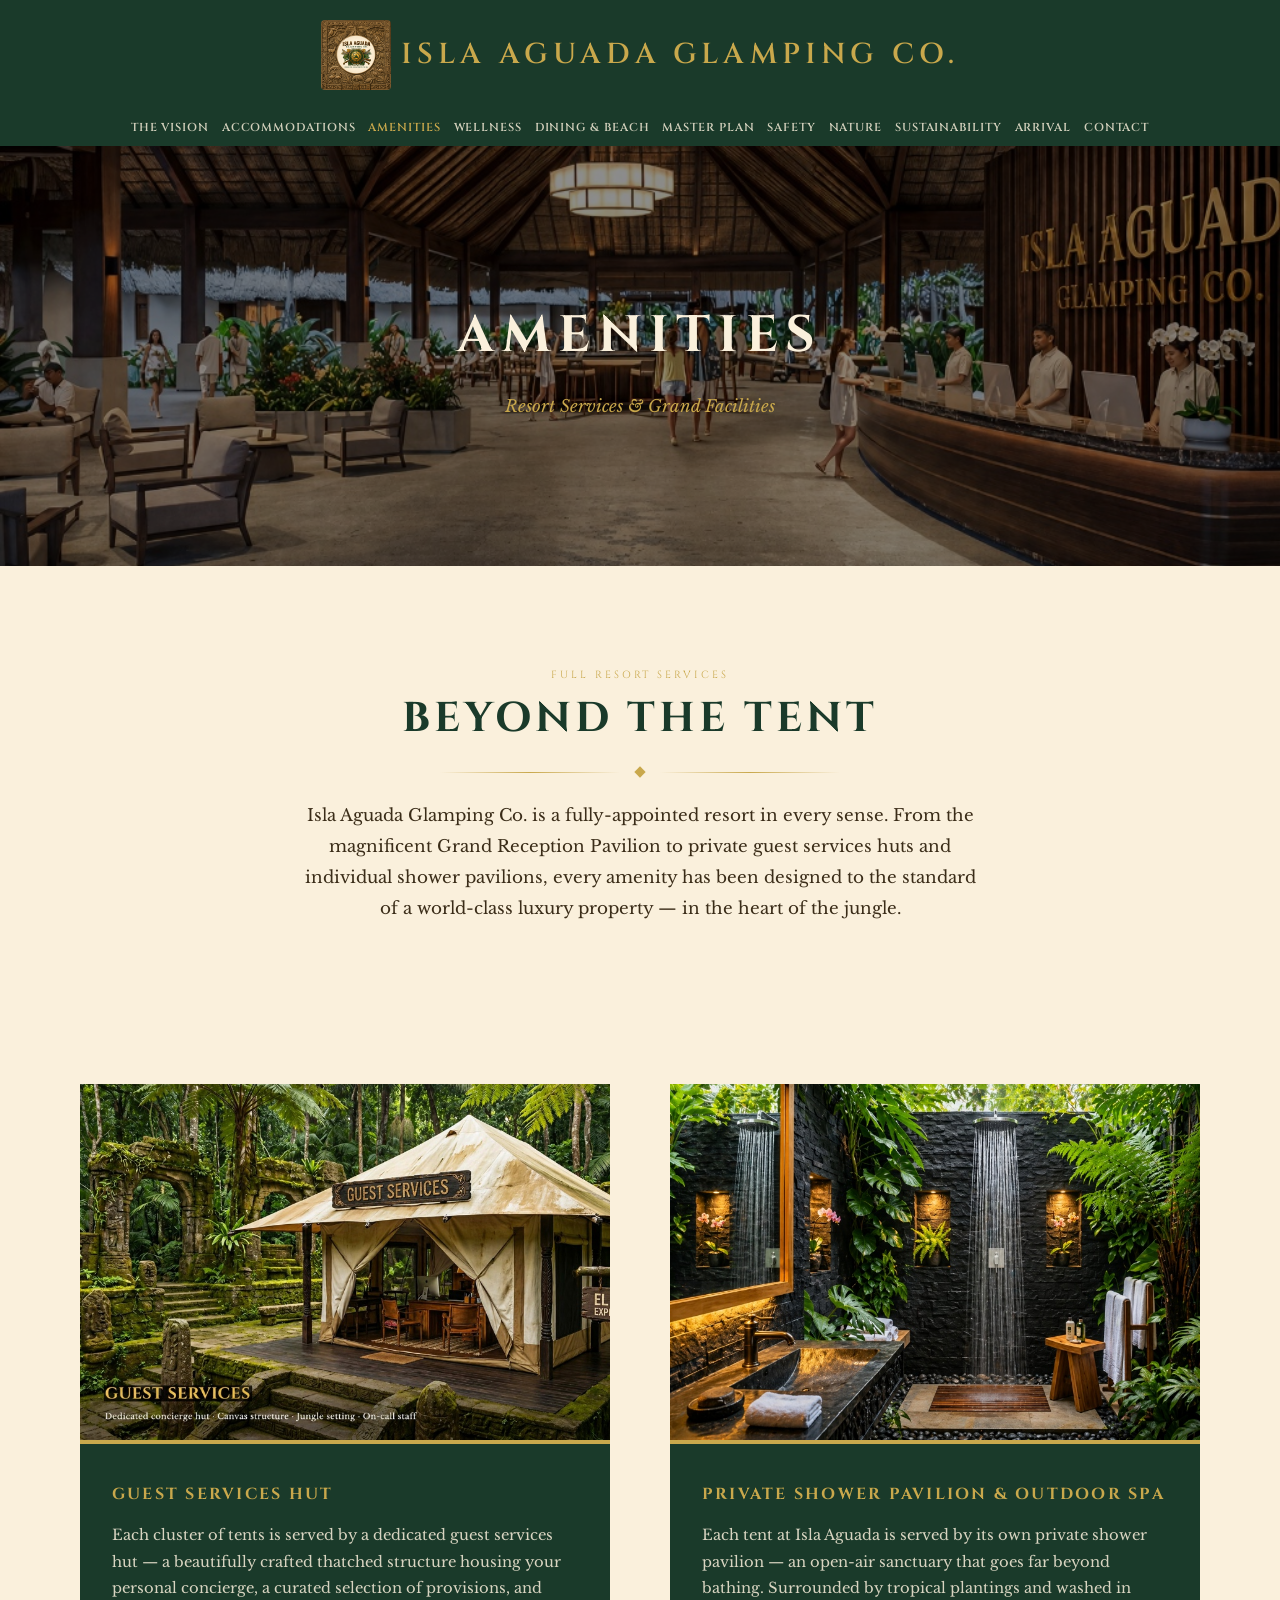
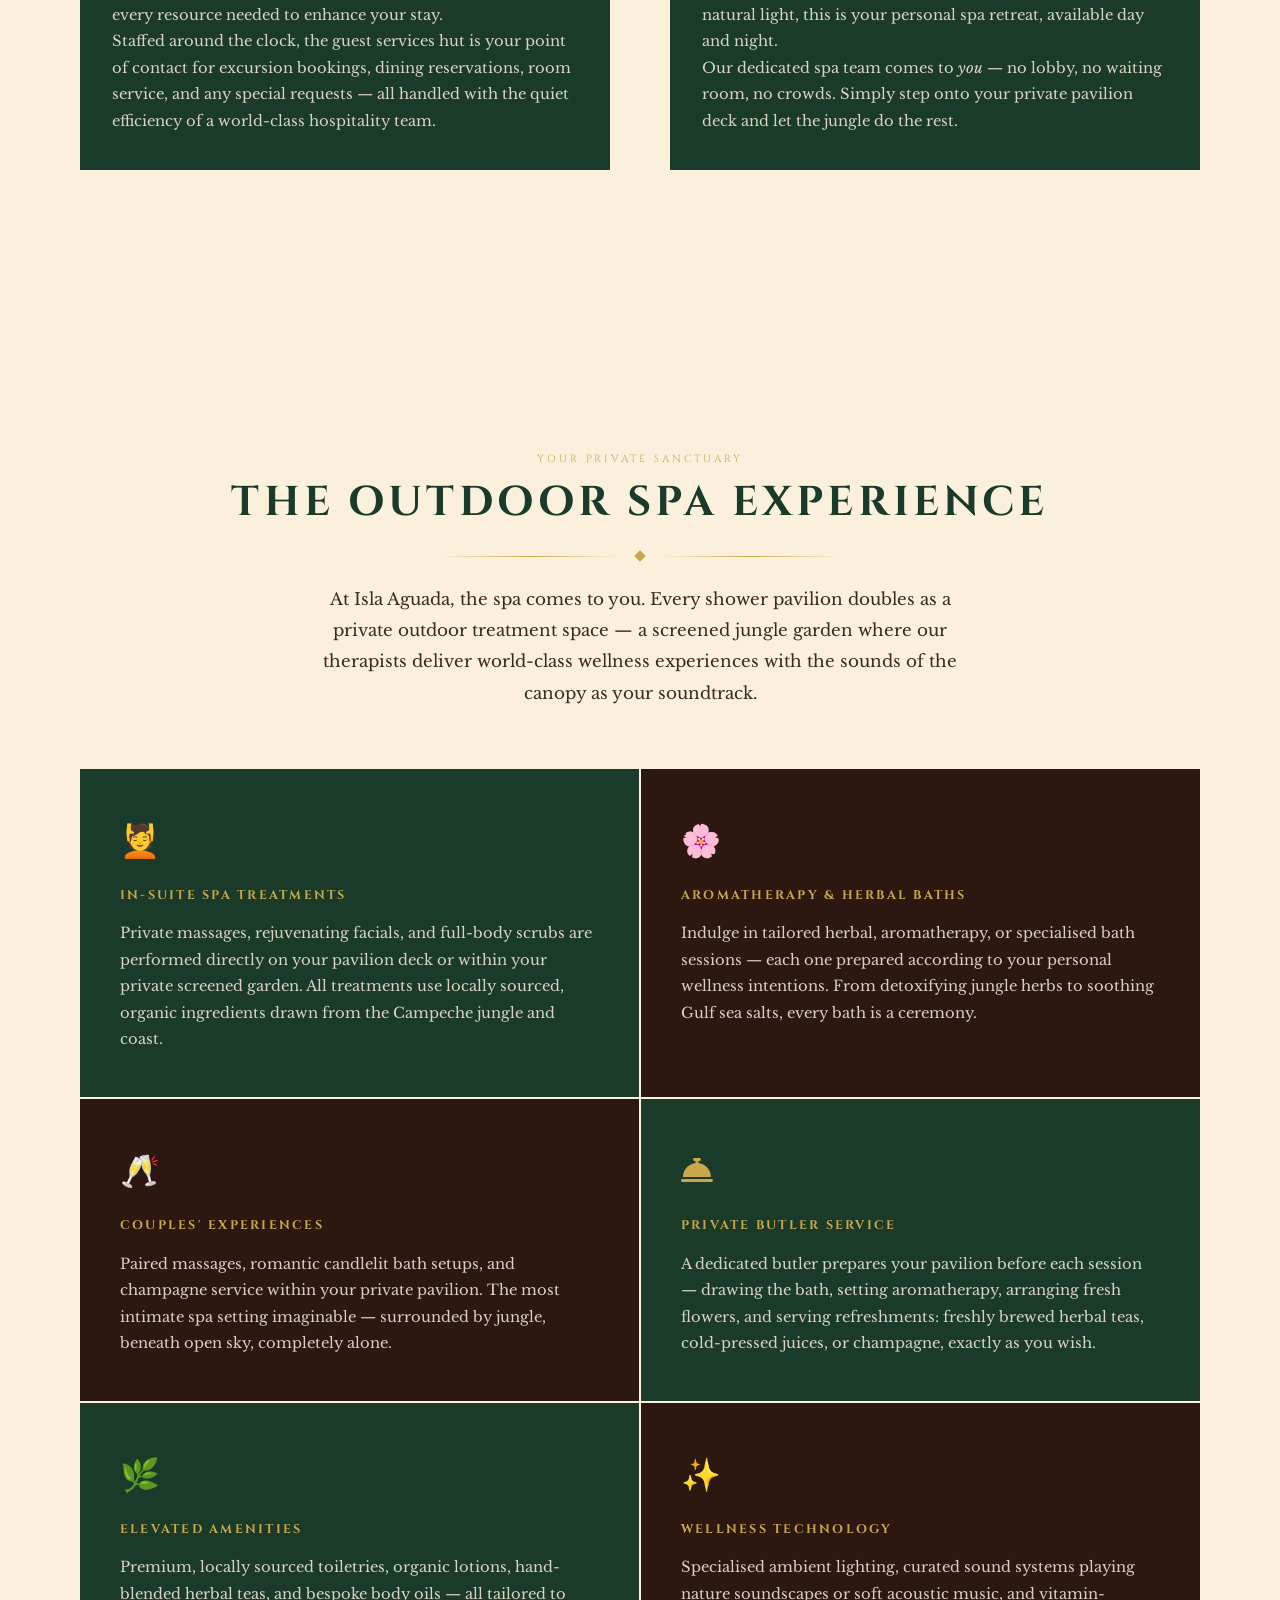
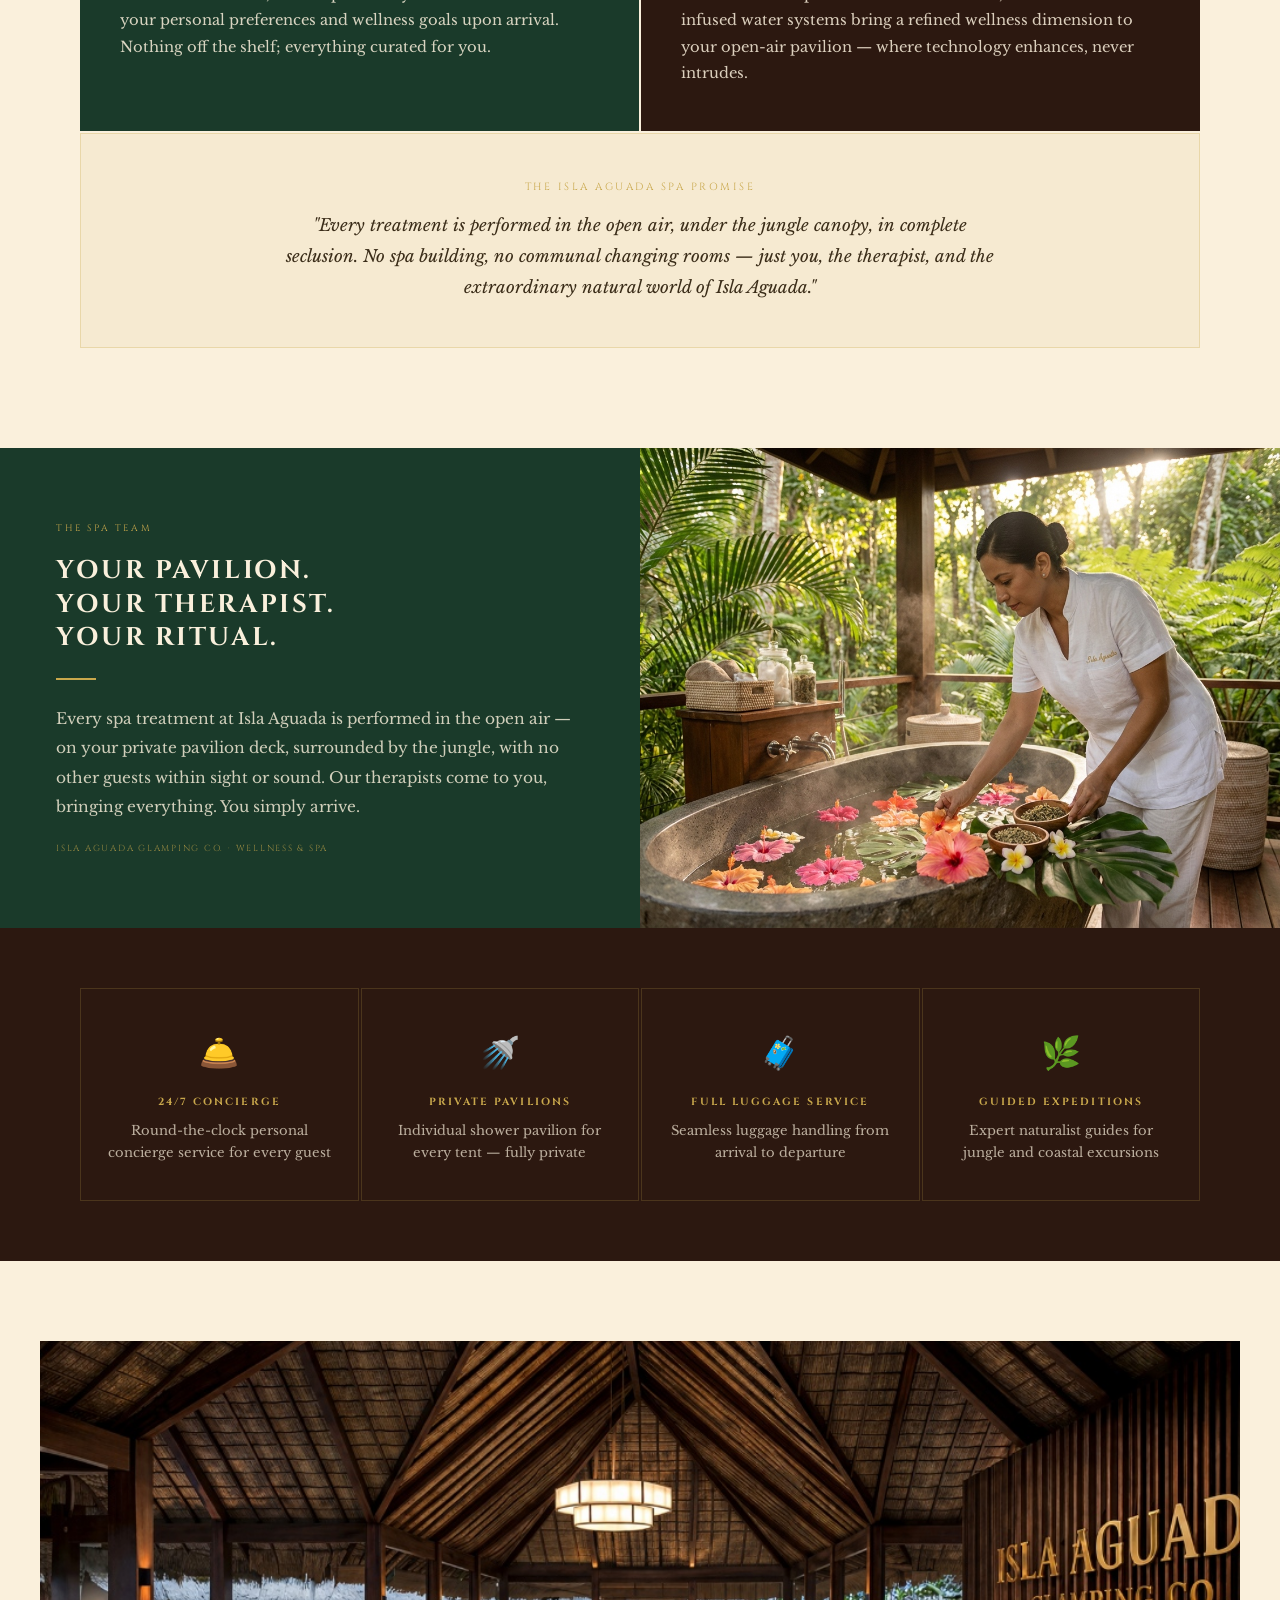
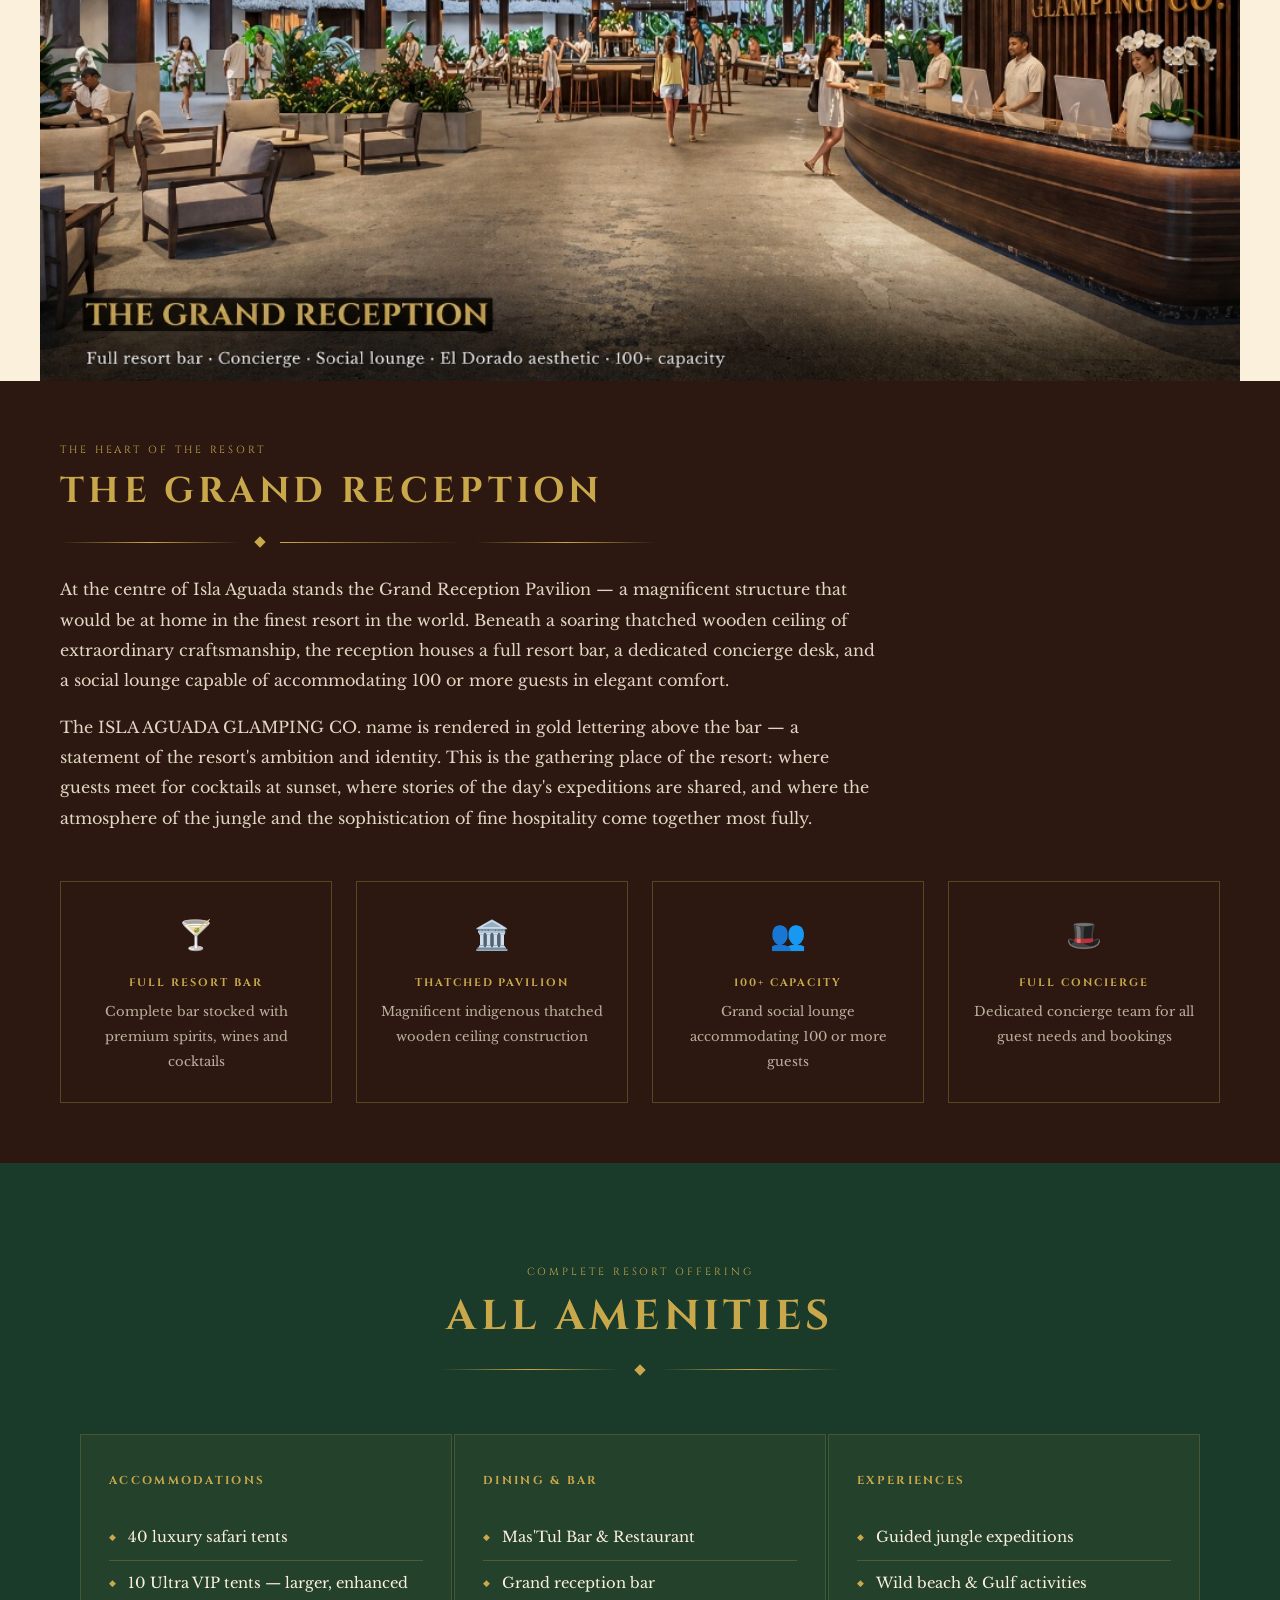
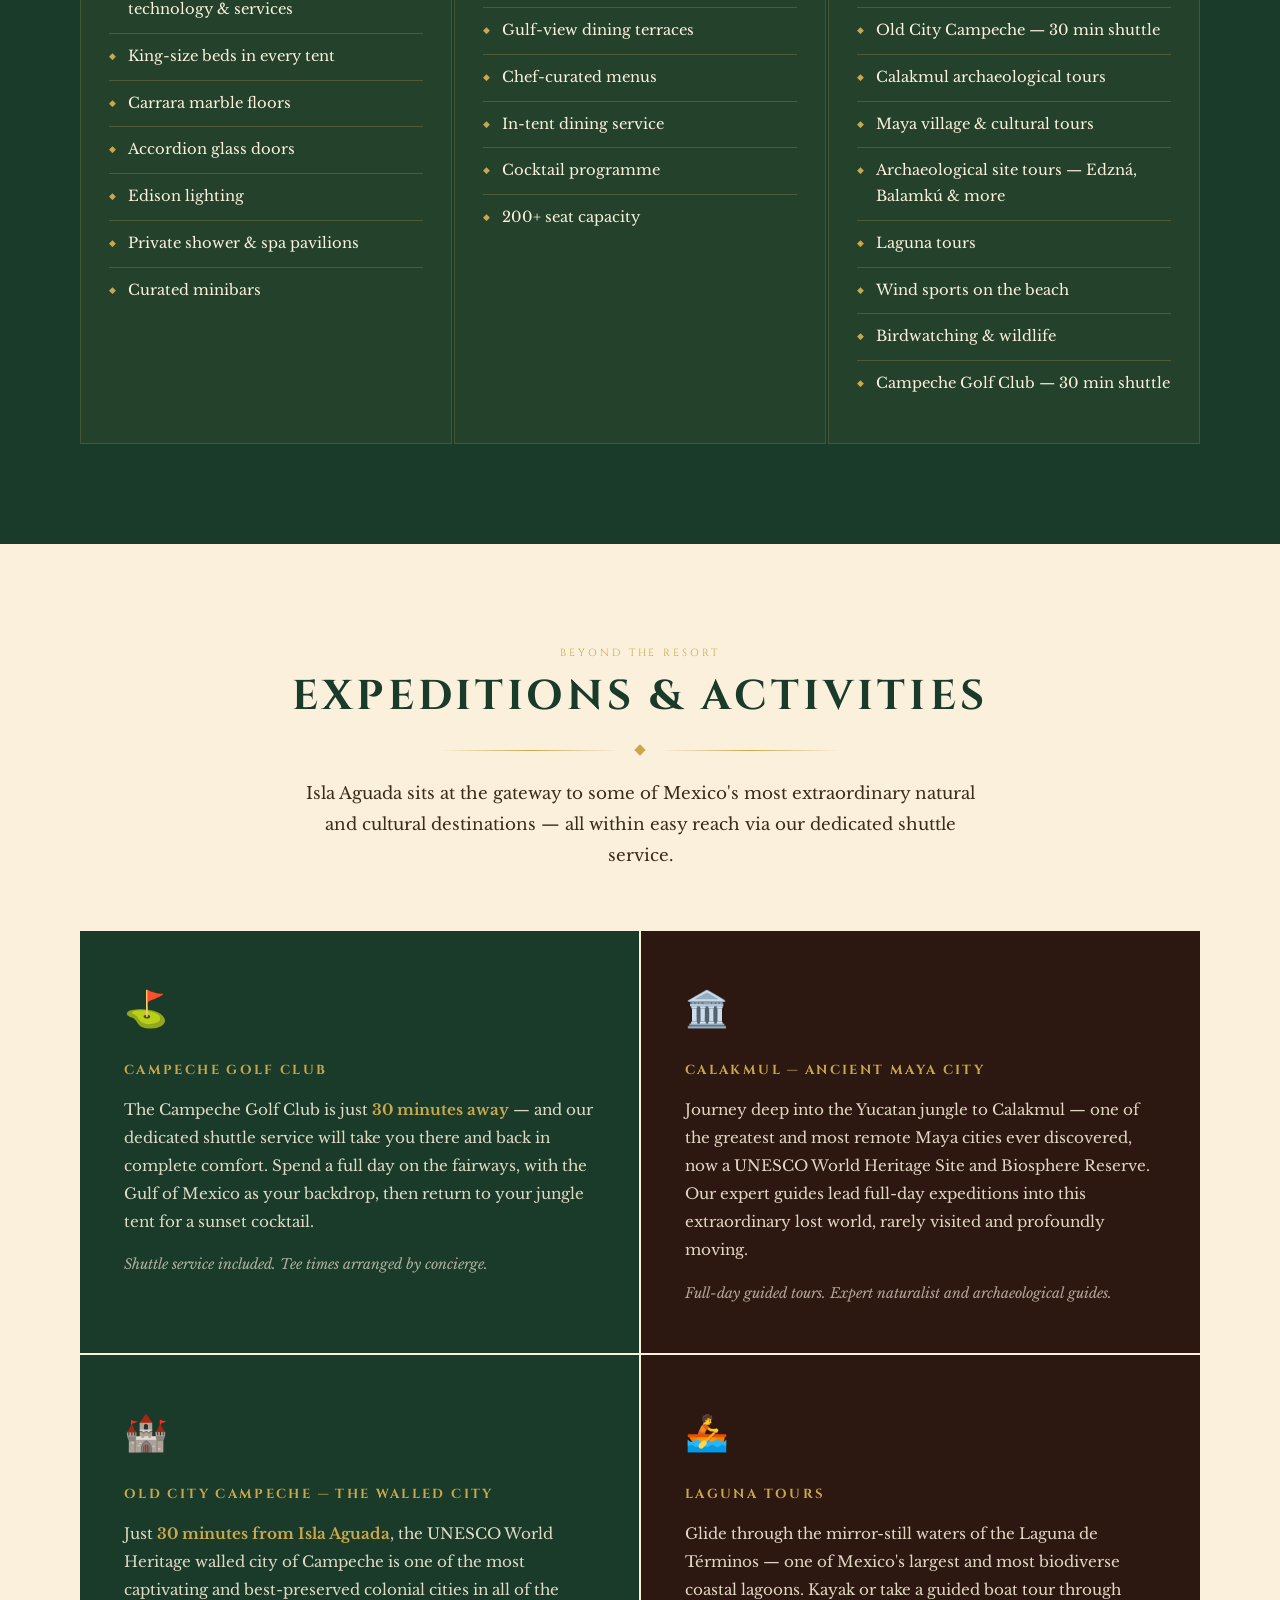
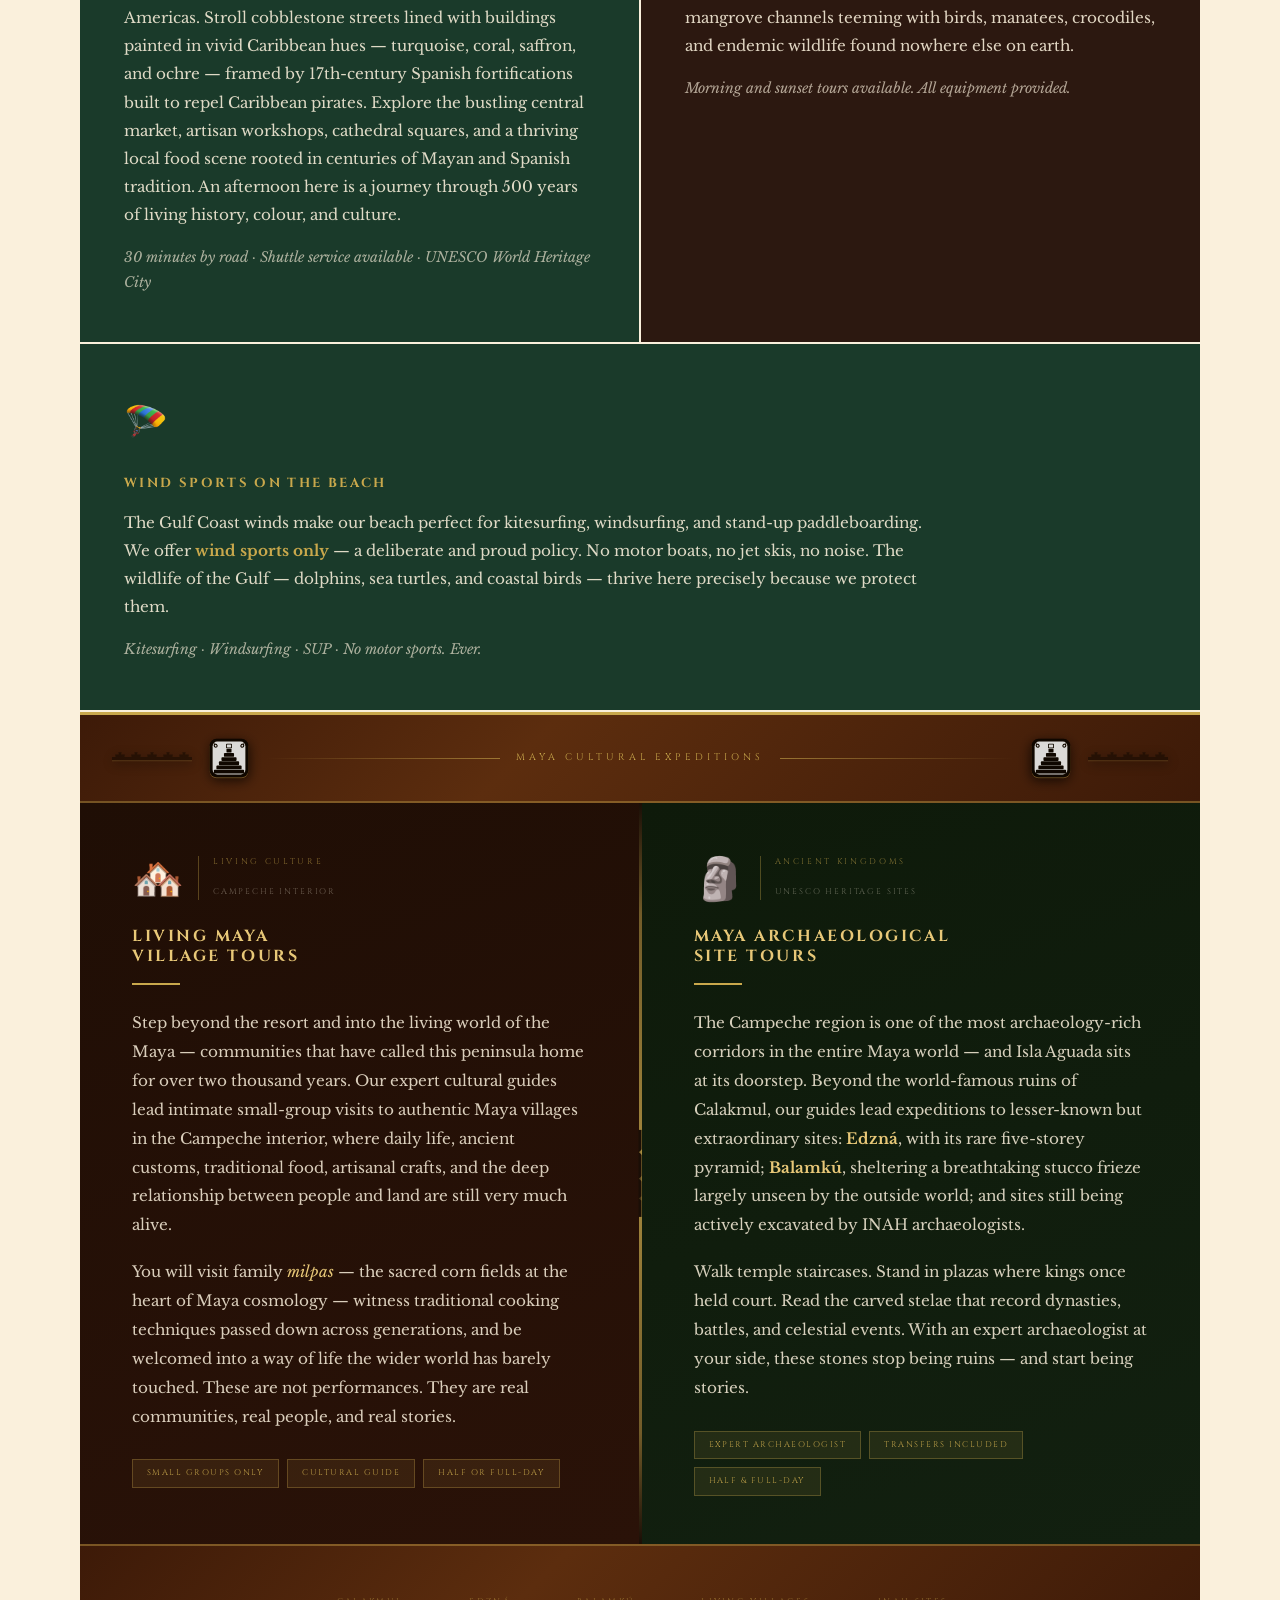
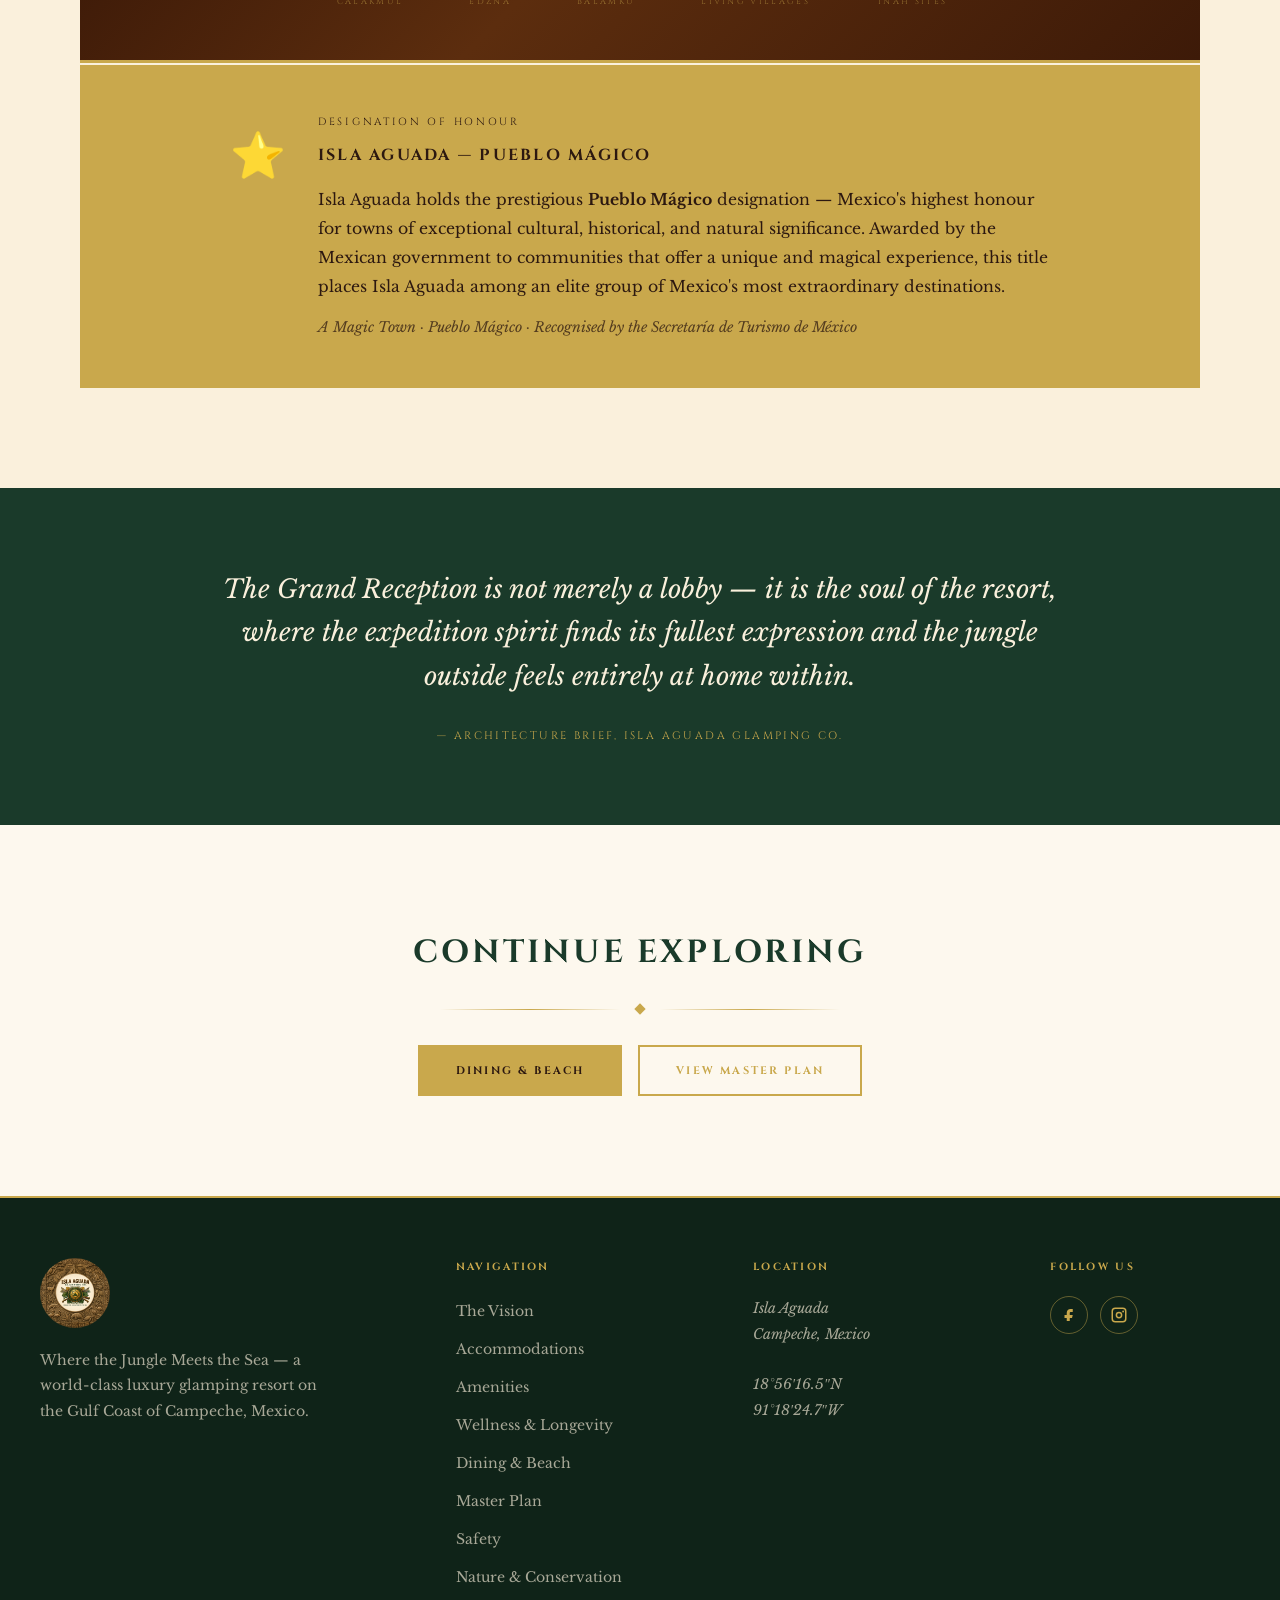
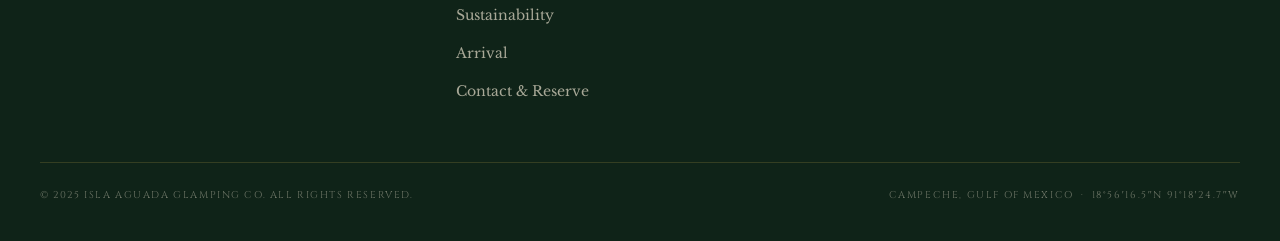
<file: amenities.html>
<!DOCTYPE html>
<html lang="en">
<head>
  <meta charset="UTF-8" />
  <meta name="viewport" content="width=device-width, initial-scale=1.0" />
  <title>Amenities — Isla Aguada Glamping Co.</title>
  <meta name="description" content="World-class amenities at Isla Aguada Glamping Co. — Grand Reception with full bar, private shower pavilions, guest services huts, and 100+ capacity social lounge in Campeche, Mexico." />
  <link rel="stylesheet" href="css/style.css" />
  <link rel="stylesheet" href="css/responsive-patch.css" />
  <link rel="stylesheet" href="css/mayan-glyphs.css" />
  <link rel="stylesheet" href="https://cdn.jsdelivr.net/npm/@fortawesome/fontawesome-free@6.4.0/css/all.min.css" />
</head>
<body>

  <!-- ===== NAVIGATION ===== -->
  <nav class="site-nav" role="navigation" aria-label="Main navigation">
    <div class="nav-row-1">
      <a href="index.html" class="nav-logo" aria-label="Isla Aguada Glamping Co. Home">
        <img src="images/brand-stone-panel.png" alt="Isla Aguada Glamping Co. Logo" /><span class="nav-logo-text">Isla Aguada Glamping Co.</span>
        
      </a>
      <button class="nav-toggle" id="navToggle" aria-expanded="false" aria-label="Toggle navigation">
        <span></span><span></span><span></span>
      </button>
    </div>
    <div class="nav-row-2">
      <ul class="nav-links" id="navLinks" role="list">
        <li><a href="vision.html">The Vision</a></li>
        <li><a href="accommodations.html">Accommodations</a></li>
        <li><a href="amenities.html" class="active">Amenities</a></li>
        <li><a href="wellness.html">Wellness</a></li>
        <li><a href="dining.html">Dining &amp; Beach</a></li>
        <li><a href="masterplan.html">Master Plan</a></li>
        <li><a href="safety.html">Safety</a></li>
        <li><a href="nature.html">Nature</a></li>
        <li><a href="sustainability.html">Sustainability</a></li>
        <li><a href="arrival.html">Arrival</a></li>
        <li><a href="contact.html">Contact</a></li>
      </ul>
    </div>
  </nav>

  <!-- ===== MAIN ===== -->
  <main class="page-wrap">

    <!-- PAGE HERO -->
    <section class="page-hero" aria-label="Amenities page hero">
      <div class="page-hero-bg" style="background-image: url('images/grand-reception.jpg'); background-position: left center;" role="img" aria-label="Grand Reception interior of Isla Aguada"></div>
      <div class="page-hero-content">
        <h1>Amenities</h1>
        <p>Resort Services &amp; Grand Facilities</p>
      </div>
    </section>

    <!-- INTRO -->
    <section class="section" id="amenities-intro">
      <div class="container">
        <header class="section-header">
          <span class="section-tag">Full Resort Services</span>
          <h2>Beyond the Tent</h2>
          <div class="gold-divider"><div class="diamond"></div></div>
          <p>
            Isla Aguada Glamping Co. is a fully-appointed resort in every sense. From the magnificent 
            Grand Reception Pavilion to private guest services huts and individual shower pavilions, 
            every amenity has been designed to the standard of a world-class luxury property — 
            in the heart of the jungle.
          </p>
        </header>
      </div>
    </section>

    <!-- GUEST SERVICES & SHOWER -->
    <section class="section" id="amenities-services" style="padding-top: 0;">
      <div class="container">
        <div class="amenity-grid">
          <article class="amenity-card">
            <img src="images/guest-services-hut.jpg" alt="Guest services hut — a beautifully crafted thatched structure for resort guests" loading="lazy" />
            <div class="amenity-card-body">
              <h3>Guest Services Hut</h3>
              <p>
                Each cluster of tents is served by a dedicated guest services hut — a beautifully crafted 
                thatched structure housing your personal concierge, a curated selection of provisions, 
                and every resource needed to enhance your stay.
              </p>
              <p>
                Staffed around the clock, the guest services hut is your point of contact for excursion 
                bookings, dining reservations, room service, and any special requests — 
                all handled with the quiet efficiency of a world-class hospitality team.
              </p>
            </div>
          </article>

          <article class="amenity-card">
            <img src="images/shower-pavilion.jpg" alt="Private shower pavilion and outdoor spa at Isla Aguada" loading="lazy" />
            <div class="amenity-card-body">
              <h3>Private Shower Pavilion &amp; Outdoor Spa</h3>
              <p>
                Each tent at Isla Aguada is served by its own private shower pavilion — an open-air 
                sanctuary that goes far beyond bathing. Surrounded by tropical plantings and washed 
                in natural light, this is your personal spa retreat, available day and night.
              </p>
              <p>
                Our dedicated spa team comes to <em>you</em> — no lobby, no waiting room, 
                no crowds. Simply step onto your private pavilion deck and let the jungle do the rest.
              </p>
            </div>
          </article>
        </div>
      </div>
    </section>

    <!-- OUTDOOR SPA SECTION -->
    <section class="section" id="outdoor-spa">
      <div class="container">
        <header class="section-header">
          <span class="section-tag">Your Private Sanctuary</span>
          <h2>The Outdoor Spa Experience</h2>
          <div class="gold-divider"><div class="diamond"></div></div>
          <p>
            At Isla Aguada, the spa comes to you. Every shower pavilion doubles as a private outdoor 
            treatment space — a screened jungle garden where our therapists deliver world-class 
            wellness experiences with the sounds of the canopy as your soundtrack.
          </p>
        </header>

        <div style="display: grid; grid-template-columns: 1fr 1fr; gap: 2px;">

          <div style="background-color: var(--jungle-green); padding: 44px 40px;">
            <span style="font-size: 2rem; display: block; margin-bottom: 16px;">💆</span>
            <h3 style="font-family: var(--font-heading); font-size: 0.78rem; letter-spacing: 0.18em; text-transform: uppercase; color: var(--aged-gold); margin-bottom: 14px;">In-Suite Spa Treatments</h3>
            <p style="font-size: 0.92rem; color: rgba(250,240,220,0.85); line-height: 1.8;">
              Private massages, rejuvenating facials, and full-body scrubs are performed directly on 
              your pavilion deck or within your private screened garden. All treatments use locally 
              sourced, organic ingredients drawn from the Campeche jungle and coast.
            </p>
          </div>

          <div style="background-color: var(--dark-mahogany); padding: 44px 40px;">
            <span style="font-size: 2rem; display: block; margin-bottom: 16px;">🌸</span>
            <h3 style="font-family: var(--font-heading); font-size: 0.78rem; letter-spacing: 0.18em; text-transform: uppercase; color: var(--aged-gold); margin-bottom: 14px;">Aromatherapy &amp; Herbal Baths</h3>
            <p style="font-size: 0.92rem; color: rgba(250,240,220,0.85); line-height: 1.8;">
              Indulge in tailored herbal, aromatherapy, or specialised bath sessions — each one 
              prepared according to your personal wellness intentions. From detoxifying jungle herbs 
              to soothing Gulf sea salts, every bath is a ceremony.
            </p>
          </div>

          <div style="background-color: var(--dark-mahogany); padding: 44px 40px;">
            <span style="font-size: 2rem; display: block; margin-bottom: 16px;">🥂</span>
            <h3 style="font-family: var(--font-heading); font-size: 0.78rem; letter-spacing: 0.18em; text-transform: uppercase; color: var(--aged-gold); margin-bottom: 14px;">Couples' Experiences</h3>
            <p style="font-size: 0.92rem; color: rgba(250,240,220,0.85); line-height: 1.8;">
              Paired massages, romantic candlelit bath setups, and champagne service within your 
              private pavilion. The most intimate spa setting imaginable — surrounded by jungle, 
              beneath open sky, completely alone.
            </p>
          </div>

          <div style="background-color: var(--jungle-green); padding: 44px 40px;">
            <span style="font-size: 2rem; display: block; margin-bottom: 16px; color: var(--aged-gold);"><i class="fas fa-concierge-bell"></i></span>
            <h3 style="font-family: var(--font-heading); font-size: 0.78rem; letter-spacing: 0.18em; text-transform: uppercase; color: var(--aged-gold); margin-bottom: 14px;">Private Butler Service</h3>
            <p style="font-size: 0.92rem; color: rgba(250,240,220,0.85); line-height: 1.8;">
              A dedicated butler prepares your pavilion before each session — drawing the bath, 
              setting aromatherapy, arranging fresh flowers, and serving refreshments: 
              freshly brewed herbal teas, cold-pressed juices, or champagne, exactly as you wish.
            </p>
          </div>

          <div style="background-color: var(--jungle-green); padding: 44px 40px;">
            <span style="font-size: 2rem; display: block; margin-bottom: 16px;">🌿</span>
            <h3 style="font-family: var(--font-heading); font-size: 0.78rem; letter-spacing: 0.18em; text-transform: uppercase; color: var(--aged-gold); margin-bottom: 14px;">Elevated Amenities</h3>
            <p style="font-size: 0.92rem; color: rgba(250,240,220,0.85); line-height: 1.8;">
              Premium, locally sourced toiletries, organic lotions, hand-blended herbal teas, 
              and bespoke body oils — all tailored to your personal preferences and wellness goals 
              upon arrival. Nothing off the shelf; everything curated for you.
            </p>
          </div>

          <div style="background-color: var(--dark-mahogany); padding: 44px 40px;">
            <span style="font-size: 2rem; display: block; margin-bottom: 16px;">✨</span>
            <h3 style="font-family: var(--font-heading); font-size: 0.78rem; letter-spacing: 0.18em; text-transform: uppercase; color: var(--aged-gold); margin-bottom: 14px;">Wellness Technology</h3>
            <p style="font-size: 0.92rem; color: rgba(250,240,220,0.85); line-height: 1.8;">
              Specialised ambient lighting, curated sound systems playing nature soundscapes 
              or soft acoustic music, and vitamin-infused water systems bring a refined wellness 
              dimension to your open-air pavilion — where technology enhances, never intrudes.
            </p>
          </div>

        </div>

        <div style="margin-top: 2px; background-color: rgba(201,168,76,0.08); border: 1px solid rgba(201,168,76,0.3); padding: 44px 48px; text-align: center;">
          <span style="font-family: var(--font-heading); font-size: 0.65rem; letter-spacing: 0.24em; text-transform: uppercase; color: var(--aged-gold); display: block; margin-bottom: 14px;">The Isla Aguada Spa Promise</span>
          <p style="font-family: var(--font-body); font-style: italic; font-size: 1.05rem; color: var(--text-mid); max-width: 720px; margin: 0 auto; line-height: 1.85;">
            "Every treatment is performed in the open air, under the jungle canopy, in complete 
            seclusion. No spa building, no communal changing rooms — just you, the therapist, 
            and the extraordinary natural world of Isla Aguada."
          </p>
        </div>
      </div>
    </section>

    <!-- STAFF — SPA THERAPIST -->
    <section style="display:grid; grid-template-columns:1fr 1fr; min-height:480px;">
      <div style="background:var(--jungle-green); padding:64px 56px; display:flex; flex-direction:column; justify-content:center;">
        <span style="font-family:var(--font-heading); font-size:0.58rem; letter-spacing:0.28em; text-transform:uppercase; color:var(--aged-gold); display:block; margin-bottom:18px;">The Spa Team</span>
        <h3 style="font-family:var(--font-heading); font-size:clamp(1.1rem,2.2vw,1.6rem); letter-spacing:0.1em; text-transform:uppercase; color:var(--parchment); margin-bottom:24px; line-height:1.3;">Your Pavilion.<br/>Your Therapist.<br/>Your Ritual.</h3>
        <div style="width:40px; height:2px; background:var(--aged-gold); margin-bottom:24px;"></div>
        <p style="font-size:0.96rem; color:rgba(250,240,220,0.82); line-height:1.9; margin-bottom:20px;">
          Every spa treatment at Isla Aguada is performed in the open air — on your private pavilion deck, surrounded by the jungle, with no other guests within sight or sound. Our therapists come to you, bringing everything. You simply arrive.
        </p>
        <span style="font-family:var(--font-heading); font-size:0.55rem; letter-spacing:0.2em; text-transform:uppercase; color:rgba(201,168,76,0.7);">Isla Aguada Glamping Co. · Wellness &amp; Spa</span>
      </div>
      <div style="overflow:hidden;">
        <img src="images/staff-spa-therapist.jpg" alt="Isla Aguada spa therapist preparing a private herbal bath on a jungle pavilion deck" loading="lazy" style="width:100%; height:100%; object-fit:cover; object-position:center;" />
      </div>
    </section>

    <!-- SERVICE FEATURES STRIP -->
    <section class="section section--mahogany" id="service-features" style="padding: 60px 0;">
      <div class="container">
        <div style="display: grid; grid-template-columns: repeat(4, 1fr); gap: 2px;">
          <div style="padding: 36px 24px; text-align: center; border: 1px solid rgba(201, 168, 76, 0.2);">
            <span style="font-size: 2rem; display: block; margin-bottom: 12px;">🛎️</span>
            <h4 style="font-family: var(--font-heading); font-size: 0.65rem; letter-spacing: 0.2em; text-transform: uppercase; color: var(--aged-gold); margin-bottom: 8px;">24/7 Concierge</h4>
            <p style="font-size: 0.82rem; color: rgba(250,240,220,0.7); line-height: 1.7;">Round-the-clock personal concierge service for every guest</p>
          </div>
          <div style="padding: 36px 24px; text-align: center; border: 1px solid rgba(201, 168, 76, 0.2);">
            <span style="font-size: 2rem; display: block; margin-bottom: 12px;">🚿</span>
            <h4 style="font-family: var(--font-heading); font-size: 0.65rem; letter-spacing: 0.2em; text-transform: uppercase; color: var(--aged-gold); margin-bottom: 8px;">Private Pavilions</h4>
            <p style="font-size: 0.82rem; color: rgba(250,240,220,0.7); line-height: 1.7;">Individual shower pavilion for every tent — fully private</p>
          </div>
          <div style="padding: 36px 24px; text-align: center; border: 1px solid rgba(201, 168, 76, 0.2);">
            <span style="font-size: 2rem; display: block; margin-bottom: 12px;">🧳</span>
            <h4 style="font-family: var(--font-heading); font-size: 0.65rem; letter-spacing: 0.2em; text-transform: uppercase; color: var(--aged-gold); margin-bottom: 8px;">Full Luggage Service</h4>
            <p style="font-size: 0.82rem; color: rgba(250,240,220,0.7); line-height: 1.7;">Seamless luggage handling from arrival to departure</p>
          </div>
          <div style="padding: 36px 24px; text-align: center; border: 1px solid rgba(201, 168, 76, 0.2);">
            <span style="font-size: 2rem; display: block; margin-bottom: 12px;">🌿</span>
            <h4 style="font-family: var(--font-heading); font-size: 0.65rem; letter-spacing: 0.2em; text-transform: uppercase; color: var(--aged-gold); margin-bottom: 8px;">Guided Expeditions</h4>
            <p style="font-size: 0.82rem; color: rgba(250,240,220,0.7); line-height: 1.7;">Expert naturalist guides for jungle and coastal excursions</p>
          </div>
        </div>
      </div>
    </section>

    <!-- GRAND RECEPTION — FULL WIDTH -->
    <section id="grand-reception" style="margin-top: 80px;">
      <img src="images/grand-reception.jpg" alt="Grand Reception interior — thatched ceiling, full resort bar, ISLA AGUADA GLAMPING CO. gold lettering, social lounge" class="dining-hero-image" loading="lazy" style="display: block; width: 100%; max-width: 1200px; height: 640px; object-fit: cover; object-position: center; margin: 0 auto;" />

      <div class="reception-info">
        <div style="max-width: var(--max-width); margin: 0 auto;">
          <span class="section-tag">The Heart of the Resort</span>
          <h2>The Grand Reception</h2>
          <div class="gold-divider" style="justify-content: flex-start; margin: 20px 0 28px;">
            <div class="diamond"></div>
            <div style="flex:1; max-width:180px; height:1px; background: linear-gradient(to right, var(--aged-gold), transparent);"></div>
          </div>
          <p>
            At the centre of Isla Aguada stands the Grand Reception Pavilion — a magnificent structure 
            that would be at home in the finest resort in the world. Beneath a soaring thatched wooden 
            ceiling of extraordinary craftsmanship, the reception houses a full resort bar, a dedicated 
            concierge desk, and a social lounge capable of accommodating 100 or more guests in elegant comfort.
          </p>
          <p>
            The ISLA AGUADA GLAMPING CO. name is rendered in gold lettering above the bar — 
            a statement of the resort's ambition and identity. This is the gathering place of the resort: 
            where guests meet for cocktails at sunset, where stories of the day's expeditions are shared, 
            and where the atmosphere of the jungle and the sophistication of fine hospitality come together most fully.
          </p>

          <div class="reception-features">
            <div class="rec-feature">
              <span class="icon">🍸</span>
              <h4>Full Resort Bar</h4>
              <p>Complete bar stocked with premium spirits, wines and cocktails</p>
            </div>
            <div class="rec-feature">
              <span class="icon">🏛️</span>
              <h4>Thatched Pavilion</h4>
              <p>Magnificent indigenous thatched wooden ceiling construction</p>
            </div>
            <div class="rec-feature">
              <span class="icon">👥</span>
              <h4>100+ Capacity</h4>
              <p>Grand social lounge accommodating 100 or more guests</p>
            </div>
            <div class="rec-feature">
              <span class="icon">🎩</span>
              <h4>Full Concierge</h4>
              <p>Dedicated concierge team for all guest needs and bookings</p>
            </div>
          </div>
        </div>
      </div>
    </section>

    <!-- ADDITIONAL AMENITIES LIST -->
    <section class="section section--dark" id="additional-amenities">
      <div class="container">
        <header class="section-header">
          <span class="section-tag">Complete Resort Offering</span>
          <h2>All Amenities</h2>
          <div class="gold-divider"><div class="diamond"></div></div>
        </header>

        <div style="display: grid; grid-template-columns: 1fr 1fr 1fr; gap: 2px;">
          <div style="padding: 36px 28px; background-color: rgba(201,168,76,0.06); border: 1px solid rgba(201,168,76,0.2);">
            <h3 style="font-family: var(--font-heading); font-size: 0.72rem; letter-spacing: 0.2em; text-transform: uppercase; color: var(--aged-gold); margin-bottom: 20px;">Accommodations</h3>
            <ul class="feature-list" style="color: var(--parchment);">
              <li>40 luxury safari tents</li>
              <li>10 Ultra VIP tents — larger, enhanced technology &amp; services</li>
              <li>King-size beds in every tent</li>
              <li>Carrara marble floors</li>
              <li>Accordion glass doors</li>
              <li>Edison lighting</li>
              <li>Private shower &amp; spa pavilions</li>
              <li>Curated minibars</li>
            </ul>
          </div>
          <div style="padding: 36px 28px; background-color: rgba(201,168,76,0.06); border: 1px solid rgba(201,168,76,0.2);">
            <h3 style="font-family: var(--font-heading); font-size: 0.72rem; letter-spacing: 0.2em; text-transform: uppercase; color: var(--aged-gold); margin-bottom: 20px;">Dining &amp; Bar</h3>
            <ul class="feature-list" style="color: var(--parchment);">
              <li>Mas'Tul Bar &amp; Restaurant</li>
              <li>Grand reception bar</li>
              <li>Gulf-view dining terraces</li>
              <li>Chef-curated menus</li>
              <li>In-tent dining service</li>
              <li>Cocktail programme</li>
              <li>200+ seat capacity</li>
            </ul>
          </div>
          <div style="padding: 36px 28px; background-color: rgba(201,168,76,0.06); border: 1px solid rgba(201,168,76,0.2);">
            <h3 style="font-family: var(--font-heading); font-size: 0.72rem; letter-spacing: 0.2em; text-transform: uppercase; color: var(--aged-gold); margin-bottom: 20px;">Experiences</h3>
            <ul class="feature-list" style="color: var(--parchment);">
              <li>Guided jungle expeditions</li>
              <li>Wild beach &amp; Gulf activities</li>
              <li>Old City Campeche — 30 min shuttle</li>
              <li>Calakmul archaeological tours</li>
              <li>Maya village &amp; cultural tours</li>
              <li>Archaeological site tours — Edzná, Balamkú &amp; more</li>
              <li>Laguna tours</li>
              <li>Wind sports on the beach</li>
              <li>Birdwatching &amp; wildlife</li>
              <li>Campeche Golf Club — 30 min shuttle</li>
            </ul>
          </div>
        </div>
      </div>
    </section>

    <!-- EXPERIENCES SECTION -->
    <section class="section" id="experiences">
      <div class="container">
        <header class="section-header">
          <span class="section-tag">Beyond the Resort</span>
          <h2>Expeditions &amp; Activities</h2>
          <div class="gold-divider"><div class="diamond"></div></div>
          <p>Isla Aguada sits at the gateway to some of Mexico's most extraordinary natural and cultural destinations — all within easy reach via our dedicated shuttle service.</p>
        </header>

        <div style="display: grid; grid-template-columns: 1fr 1fr; gap: 2px;">

          <div style="background-color: var(--jungle-green); padding: 48px 44px;">
            <span style="font-size: 2.2rem; display: block; margin-bottom: 18px;">⛳</span>
            <h3 style="font-family: var(--font-heading); font-size: 0.82rem; letter-spacing: 0.18em; text-transform: uppercase; color: var(--aged-gold); margin-bottom: 14px;">Campeche Golf Club</h3>
            <p style="font-size: 0.95rem; color: rgba(250,240,220,0.88); line-height: 1.85; margin-bottom: 16px;">
              The Campeche Golf Club is just <strong style="color: var(--aged-gold);">30 minutes away</strong> — and our dedicated shuttle service will take you there and back in complete comfort. Spend a full day on the fairways, with the Gulf of Mexico as your backdrop, then return to your jungle tent for a sunset cocktail.
            </p>
            <p style="font-size: 0.88rem; color: rgba(250,240,220,0.65); font-style: italic;">Shuttle service included. Tee times arranged by concierge.</p>
          </div>

          <div style="background-color: var(--dark-mahogany); padding: 48px 44px;">
            <span style="font-size: 2.2rem; display: block; margin-bottom: 18px;">🏛️</span>
            <h3 style="font-family: var(--font-heading); font-size: 0.82rem; letter-spacing: 0.18em; text-transform: uppercase; color: var(--aged-gold); margin-bottom: 14px;">Calakmul — Ancient Maya City</h3>
            <p style="font-size: 0.95rem; color: rgba(250,240,220,0.88); line-height: 1.85; margin-bottom: 16px;">
              Journey deep into the Yucatan jungle to Calakmul — one of the greatest and most remote Maya cities ever discovered, now a UNESCO World Heritage Site and Biosphere Reserve. Our expert guides lead full-day expeditions into this extraordinary lost world, rarely visited and profoundly moving.
            </p>
            <p style="font-size: 0.88rem; color: rgba(250,240,220,0.65); font-style: italic;">Full-day guided tours. Expert naturalist and archaeological guides.</p>
          </div>

          <div style="background-color: var(--jungle-green); padding: 48px 44px;">
            <span style="font-size: 2.2rem; display: block; margin-bottom: 18px;">🏰</span>
            <h3 style="font-family: var(--font-heading); font-size: 0.82rem; letter-spacing: 0.18em; text-transform: uppercase; color: var(--aged-gold); margin-bottom: 14px;">Old City Campeche — The Walled City</h3>
            <p style="font-size: 0.95rem; color: rgba(250,240,220,0.88); line-height: 1.85; margin-bottom: 16px;">
              Just <strong style="color: var(--aged-gold);">30 minutes from Isla Aguada</strong>, the UNESCO World Heritage walled city of Campeche is one of the most captivating and best-preserved colonial cities in all of the Americas. Stroll cobblestone streets lined with buildings painted in vivid Caribbean hues — turquoise, coral, saffron, and ochre — framed by 17th-century Spanish fortifications built to repel Caribbean pirates. Explore the bustling central market, artisan workshops, cathedral squares, and a thriving local food scene rooted in centuries of Mayan and Spanish tradition. An afternoon here is a journey through 500 years of living history, colour, and culture.
            </p>
            <p style="font-size: 0.88rem; color: rgba(250,240,220,0.65); font-style: italic;">30 minutes by road · Shuttle service available · UNESCO World Heritage City</p>
          </div>

          <div style="background-color: var(--dark-mahogany); padding: 48px 44px;">
            <span style="font-size: 2.2rem; display: block; margin-bottom: 18px;">🚣</span>
            <h3 style="font-family: var(--font-heading); font-size: 0.82rem; letter-spacing: 0.18em; text-transform: uppercase; color: var(--aged-gold); margin-bottom: 14px;">Laguna Tours</h3>
            <p style="font-size: 0.95rem; color: rgba(250,240,220,0.88); line-height: 1.85; margin-bottom: 16px;">
              Glide through the mirror-still waters of the Laguna de Términos — one of Mexico's largest and most biodiverse coastal lagoons. Kayak or take a guided boat tour through mangrove channels teeming with birds, manatees, crocodiles, and endemic wildlife found nowhere else on earth.
            </p>
            <p style="font-size: 0.88rem; color: rgba(250,240,220,0.65); font-style: italic;">Morning and sunset tours available. All equipment provided.</p>
          </div>

          <div style="background-color: var(--jungle-green); padding: 48px 44px; grid-column: 1 / -1;">
            <div style="max-width: 820px;">
            <span style="font-size: 2.2rem; display: block; margin-bottom: 18px;">🪂</span>
            <h3 style="font-family: var(--font-heading); font-size: 0.82rem; letter-spacing: 0.18em; text-transform: uppercase; color: var(--aged-gold); margin-bottom: 14px;">Wind Sports on the Beach</h3>
            <p style="font-size: 0.95rem; color: rgba(250,240,220,0.88); line-height: 1.85; margin-bottom: 16px;">
              The Gulf Coast winds make our beach perfect for kitesurfing, windsurfing, and stand-up paddleboarding. We offer <strong style="color: var(--aged-gold);">wind sports only</strong> — a deliberate and proud policy. No motor boats, no jet skis, no noise. The wildlife of the Gulf — dolphins, sea turtles, and coastal birds — thrive here precisely because we protect them.
            </p>
            <p style="font-size: 0.88rem; color: rgba(250,240,220,0.65); font-style: italic;">Kitesurfing · Windsurfing · SUP · No motor sports. Ever.</p>
            </div>
          </div>

          <!-- ══ MAYA TOURS — FULL-WIDTH FEATURE BLOCK ══ -->
          <div style="grid-column: 1 / -1; background: #1a0e06; border-top: 3px solid #c9a84c; border-bottom: 3px solid #c9a84c; position: relative; overflow: hidden;">

            <!-- Mayan-style decorative header band -->
            <div style="background: linear-gradient(135deg, #3d1a08 0%, #5c2d0e 40%, #3d1a08 100%); padding: 22px 32px; border-bottom: 2px solid rgba(201,168,76,0.4); display: flex; align-items: center; justify-content: center; gap: 16px; flex-wrap: wrap;">
              <!-- Zigzag border left -->
              <span class="mayan-glyph mayan-glyph--gold mayan-glyph--carved" data-glyph="step_frieze" style="width:80px; height:18px; opacity:0.55;"></span>
              <!-- Pyramid glyph left -->
              <span class="mayan-glyph mayan-glyph--gold mayan-glyph--sm mayan-glyph--carved" data-glyph="pyramid_stone"></span>
              <div style="flex:1; min-width:20px; height:1px; background: linear-gradient(to right, transparent, rgba(201,168,76,0.6));"></div>
              <span style="font-family: var(--font-heading); font-size: 0.6rem; letter-spacing: 0.42em; text-transform: uppercase; color: var(--aged-gold); white-space: nowrap;">Maya Cultural Expeditions</span>
              <div style="flex:1; min-width:20px; height:1px; background: linear-gradient(to left, transparent, rgba(201,168,76,0.6));"></div>
              <!-- Pyramid glyph right -->
              <span class="mayan-glyph mayan-glyph--gold mayan-glyph--sm mayan-glyph--carved" data-glyph="pyramid_stone" style="transform:scaleX(-1);"></span>
              <!-- Step border right -->
              <span class="mayan-glyph mayan-glyph--gold mayan-glyph--carved" data-glyph="step_frieze" style="width:80px; height:18px; opacity:0.55;"></span>
            </div>

            <!-- Two-panel grid with strong centre divider -->
            <div style="display: grid; grid-template-columns: 1fr 3px 1fr;">

              <!-- LEFT PANEL — Living Villages -->
              <div style="padding: 52px 52px 48px; background: linear-gradient(160deg, #1f0e05 0%, #2a1208 100%); position:relative; overflow:hidden;">

                <!-- Background watermark glyph -->
                <span class="mayan-glyph mayan-glyph--gold mayan-glyph--faint" data-glyph="maize" style="position:absolute; bottom:-20px; right:-10px; width:160px; height:160px; opacity:0.06;"></span>
                <!-- Top-right corner spiral -->
                <span class="mayan-glyph mayan-glyph--gold mayan-glyph--faint" data-glyph="spiral" style="position:absolute; top:12px; right:16px; width:36px; height:36px; opacity:0.22;"></span>

                <!-- Icon + glyph-style accent -->
                <div style="display:flex; align-items:center; gap:14px; margin-bottom:24px;">
                  <span style="font-size: 2.6rem; line-height:1;">🏘️</span>
                  <div style="width:1px; height:44px; background: rgba(201,168,76,0.35);"></div>
                  <div>
                    <span style="font-family: var(--font-heading); font-size: 0.52rem; letter-spacing: 0.32em; text-transform: uppercase; color: rgba(201,168,76,0.6); display:block; margin-bottom:4px;">Living Culture</span>
                    <span style="font-family: var(--font-heading); font-size: 0.52rem; letter-spacing: 0.22em; text-transform: uppercase; color: rgba(250,240,220,0.35);">Campeche Interior</span>
                  </div>
                </div>

                <h3 style="font-family: var(--font-heading); font-size: 1rem; letter-spacing: 0.16em; text-transform: uppercase; color: #e8c878; margin-bottom: 6px; line-height: 1.3;">Living Maya<br/>Village Tours</h3>
                <div style="width: 48px; height: 2px; background: #c9a84c; margin: 16px 0 24px;"></div>

                <p style="font-size: 0.95rem; color: rgba(250,240,220,0.85); line-height: 1.9; margin-bottom: 18px;">
                  Step beyond the resort and into the living world of the Maya — communities that have called this peninsula home for over two thousand years. Our expert cultural guides lead intimate small-group visits to authentic Maya villages in the Campeche interior, where daily life, ancient customs, traditional food, artisanal crafts, and the deep relationship between people and land are still very much alive.
                </p>
                <p style="font-size: 0.95rem; color: rgba(250,240,220,0.85); line-height: 1.9; margin-bottom: 28px;">
                  You will visit family <em style="color:#e8c878;">milpas</em> — the sacred corn fields at the heart of Maya cosmology — witness traditional cooking techniques passed down across generations, and be welcomed into a way of life the wider world has barely touched. These are not performances. They are real communities, real people, and real stories.
                </p>

                <!-- Tags -->
                <div style="display:flex; flex-wrap:wrap; gap:8px;">
                  <span style="font-family:var(--font-heading); font-size:0.52rem; letter-spacing:0.18em; text-transform:uppercase; color:rgba(201,168,76,0.9); background:rgba(201,168,76,0.1); border:1px solid rgba(201,168,76,0.3); padding:6px 14px;">Small Groups Only</span>
                  <span style="font-family:var(--font-heading); font-size:0.52rem; letter-spacing:0.18em; text-transform:uppercase; color:rgba(201,168,76,0.9); background:rgba(201,168,76,0.1); border:1px solid rgba(201,168,76,0.3); padding:6px 14px;">Cultural Guide</span>
                  <span style="font-family:var(--font-heading); font-size:0.52rem; letter-spacing:0.18em; text-transform:uppercase; color:rgba(201,168,76,0.9); background:rgba(201,168,76,0.1); border:1px solid rgba(201,168,76,0.3); padding:6px 14px;">Half or Full-Day</span>
                </div>
              </div>

              <!-- CENTRE DIVIDER — Mayan-style carved line -->
              <div style="background: linear-gradient(to bottom, transparent 0%, rgba(201,168,76,0.5) 15%, rgba(201,168,76,0.8) 50%, rgba(201,168,76,0.5) 85%, transparent 100%); position:relative;">
                <div style="position:absolute; top:50%; left:50%; transform:translate(-50%,-50%); background:#1a0e06; padding:12px 0; display:flex; flex-direction:column; align-items:center; gap:8px;">
                  <span style="color:rgba(201,168,76,0.7); font-size:0.7rem;">◆</span>
                  <span style="color:rgba(201,168,76,0.4); font-size:0.55rem;">◆</span>
                  <span style="color:rgba(201,168,76,0.25); font-size:0.4rem;">◆</span>
                </div>
              </div>

              <!-- RIGHT PANEL — Archaeological Sites -->
              <div style="padding: 52px 52px 48px; background: linear-gradient(160deg, #0e1a0a 0%, #122010 100%); position:relative; overflow:hidden;">

                <!-- Background watermark glyph -->
                <span class="mayan-glyph mayan-glyph--gold mayan-glyph--faint" data-glyph="sun_wheel" style="position:absolute; bottom:-20px; right:-10px; width:160px; height:160px; opacity:0.06;"></span>
                <!-- Top-left corner quatrefoil -->
                <span class="mayan-glyph mayan-glyph--gold mayan-glyph--faint" data-glyph="quatrefoil" style="position:absolute; top:12px; left:16px; width:32px; height:32px; opacity:0.22;"></span>

                <!-- Icon + glyph-style accent -->
                <div style="display:flex; align-items:center; gap:14px; margin-bottom:24px;">
                  <span style="font-size: 2.6rem; line-height:1;">🗿</span>
                  <div style="width:1px; height:44px; background: rgba(201,168,76,0.35);"></div>
                  <div>
                    <span style="font-family: var(--font-heading); font-size: 0.52rem; letter-spacing: 0.32em; text-transform: uppercase; color: rgba(201,168,76,0.6); display:block; margin-bottom:4px;">Ancient Kingdoms</span>
                    <span style="font-family: var(--font-heading); font-size: 0.52rem; letter-spacing: 0.22em; text-transform: uppercase; color: rgba(250,240,220,0.35);">UNESCO Heritage Sites</span>
                  </div>
                </div>

                <h3 style="font-family: var(--font-heading); font-size: 1rem; letter-spacing: 0.16em; text-transform: uppercase; color: #e8c878; margin-bottom: 6px; line-height: 1.3;">Maya Archaeological<br/>Site Tours</h3>
                <div style="width: 48px; height: 2px; background: #c9a84c; margin: 16px 0 24px;"></div>

                <p style="font-size: 0.95rem; color: rgba(250,240,220,0.85); line-height: 1.9; margin-bottom: 18px;">
                  The Campeche region is one of the most archaeology-rich corridors in the entire Maya world — and Isla Aguada sits at its doorstep. Beyond the world-famous ruins of Calakmul, our guides lead expeditions to lesser-known but extraordinary sites: <strong style="color: #e8c878;">Edzná</strong>, with its rare five-storey pyramid; <strong style="color: #e8c878;">Balamkú</strong>, sheltering a breathtaking stucco frieze largely unseen by the outside world; and sites still being actively excavated by INAH archaeologists.
                </p>
                <p style="font-size: 0.95rem; color: rgba(250,240,220,0.85); line-height: 1.9; margin-bottom: 28px;">
                  Walk temple staircases. Stand in plazas where kings once held court. Read the carved stelae that record dynasties, battles, and celestial events. With an expert archaeologist at your side, these stones stop being ruins — and start being stories.
                </p>

                <!-- Tags -->
                <div style="display:flex; flex-wrap:wrap; gap:8px;">
                  <span style="font-family:var(--font-heading); font-size:0.52rem; letter-spacing:0.18em; text-transform:uppercase; color:rgba(201,168,76,0.9); background:rgba(201,168,76,0.1); border:1px solid rgba(201,168,76,0.3); padding:6px 14px;">Expert Archaeologist</span>
                  <span style="font-family:var(--font-heading); font-size:0.52rem; letter-spacing:0.18em; text-transform:uppercase; color:rgba(201,168,76,0.9); background:rgba(201,168,76,0.1); border:1px solid rgba(201,168,76,0.3); padding:6px 14px;">Transfers Included</span>
                  <span style="font-family:var(--font-heading); font-size:0.52rem; letter-spacing:0.18em; text-transform:uppercase; color:rgba(201,168,76,0.9); background:rgba(201,168,76,0.1); border:1px solid rgba(201,168,76,0.3); padding:6px 14px;">Half &amp; Full-Day</span>
                </div>
              </div>

            </div>

            <!-- Mayan-style decorative footer band -->
            <div style="background: linear-gradient(135deg, #3d1a08 0%, #5c2d0e 40%, #3d1a08 100%); padding: 18px 32px; border-top: 2px solid rgba(201,168,76,0.4);">
              <!-- Serpent wave border top -->
              <div style="margin-bottom:12px; overflow:hidden; height:16px;">
                <span class="mayan-glyph mayan-glyph--gold mayan-glyph--medium" data-glyph="serpent_border" style="width:100%; height:16px; display:block;"></span>
              </div>
              <!-- Glyph row -->
              <div style="display:flex; align-items:center; justify-content:center; gap:24px; flex-wrap:wrap; margin-bottom:12px;">
                <span class="mayan-glyph mayan-glyph--gold mayan-glyph--bright" data-glyph="solar_eye"   style="width:22px; height:22px;"></span>
                <span style="font-family: var(--font-heading); font-size: 0.52rem; letter-spacing: 0.28em; text-transform: uppercase; color: rgba(201,168,76,0.55);">Calakmul</span>
                <span class="mayan-glyph mayan-glyph--gold mayan-glyph--bright" data-glyph="cross_diamond" style="width:18px; height:18px;"></span>
                <span style="font-family: var(--font-heading); font-size: 0.52rem; letter-spacing: 0.28em; text-transform: uppercase; color: rgba(201,168,76,0.55);">Edzná</span>
                <span class="mayan-glyph mayan-glyph--gold mayan-glyph--bright" data-glyph="spiral"      style="width:18px; height:18px;"></span>
                <span style="font-family: var(--font-heading); font-size: 0.52rem; letter-spacing: 0.28em; text-transform: uppercase; color: rgba(201,168,76,0.55);">Balamkú</span>
                <span class="mayan-glyph mayan-glyph--gold mayan-glyph--bright" data-glyph="maize"       style="width:18px; height:18px;"></span>
                <span style="font-family: var(--font-heading); font-size: 0.52rem; letter-spacing: 0.28em; text-transform: uppercase; color: rgba(201,168,76,0.55);">Living Villages</span>
                <span class="mayan-glyph mayan-glyph--gold mayan-glyph--bright" data-glyph="pyramid"     style="width:20px; height:20px;"></span>
                <span style="font-family: var(--font-heading); font-size: 0.52rem; letter-spacing: 0.28em; text-transform: uppercase; color: rgba(201,168,76,0.55);">INAH Sites</span>
                <span class="mayan-glyph mayan-glyph--gold mayan-glyph--bright" data-glyph="quatrefoil"  style="width:18px; height:18px;"></span>
              </div>
              <!-- Bead row border -->
              <div style="overflow:hidden; height:16px;">
                <span class="mayan-glyph mayan-glyph--gold mayan-glyph--subtle" data-glyph="bead_row" style="width:100%; height:16px; display:block;"></span>
              </div>
            </div>

          </div>

          <div style="background-color: var(--aged-gold); padding: 48px 44px; grid-column: 1 / -1;">
            <div style="max-width: 820px; margin: 0 auto; display: flex; align-items: flex-start; gap: 32px;">
              <span style="font-size: 2.8rem; flex-shrink: 0; margin-top: 4px;">⭐</span>
              <div>
                <span style="font-family: var(--font-heading); font-size: 0.65rem; letter-spacing: 0.26em; text-transform: uppercase; color: var(--dark-mahogany); display: block; margin-bottom: 10px;">Designation of Honour</span>
                <h3 style="font-family: var(--font-heading); font-size: 1rem; letter-spacing: 0.14em; text-transform: uppercase; color: var(--dark-mahogany); margin-bottom: 16px;">Isla Aguada — Pueblo Mágico</h3>
                <p style="font-size: 0.98rem; color: var(--dark-mahogany); line-height: 1.85; margin-bottom: 14px;">
                  Isla Aguada holds the prestigious <strong>Pueblo Mágico</strong> designation — Mexico's highest honour for towns of exceptional cultural, historical, and natural significance. Awarded by the Mexican government to communities that offer a unique and magical experience, this title places Isla Aguada among an elite group of Mexico's most extraordinary destinations.
                </p>
                <p style="font-size: 0.88rem; color: rgba(44,24,16,0.75); font-style: italic;">
                  A Magic Town · Pueblo Mágico · Recognised by the Secretaría de Turismo de México
                </p>
              </div>
            </div>
          </div>

        </div>
      </div>
    </section>

    <!-- PULL QUOTE -->
    <section class="pull-quote">
      <blockquote>
        The Grand Reception is not merely a lobby — it is the soul of the resort, where the 
        expedition spirit finds its fullest expression and the jungle outside feels entirely at home within.
      </blockquote>
      <cite>— Architecture Brief, Isla Aguada Glamping Co.</cite>
    </section>

    <!-- CTA -->
    <section class="section section--cream" style="text-align: center;">
      <div class="container">
        <h2 style="font-family: var(--font-heading); font-size: clamp(1.4rem, 2.8vw, 2rem); color: var(--jungle-green); letter-spacing: 0.1em; text-transform: uppercase; margin-bottom: 16px;">
          Continue Exploring
        </h2>
        <div class="gold-divider" style="margin-bottom: 32px;"><div class="diamond"></div></div>
        <div style="display: flex; gap: 16px; justify-content: center; flex-wrap: wrap;">
          <a href="dining.html" class="btn-gold">Dining &amp; Beach</a>
          <a href="masterplan.html" class="btn-outline">View Master Plan</a>
        </div>
      </div>
    </section>

  </main>

  <!-- ===== FOOTER ===== -->
  <footer class="site-footer" role="contentinfo">
    <div class="footer-inner">
      <div class="footer-brand">
        <img src="images/brand-stone-panel.png" alt="Isla Aguada Glamping Co." />
        <p>Where the Jungle Meets the Sea — a world-class luxury glamping resort on the Gulf Coast of Campeche, Mexico.</p>
      </div>
      <div class="footer-col">
        <h4>Navigation</h4>
        <ul>
          
          <li><a href="vision.html">The Vision</a></li>
          <li><a href="accommodations.html">Accommodations</a></li>
          <li><a href="amenities.html">Amenities</a></li>
          <li><a href="wellness.html">Wellness &amp; Longevity</a></li>
          <li><a href="dining.html">Dining &amp; Beach</a></li>
          <li><a href="masterplan.html">Master Plan</a></li>
          <li><a href="safety.html">Safety</a></li>
          <li><a href="nature.html">Nature &amp; Conservation</a></li>
          <li><a href="sustainability.html">Sustainability</a></li>
          <li><a href="arrival.html">Arrival</a></li>
          <li><a href="contact.html">Contact &amp; Reserve</a></li>
        </ul>
      </div>
      <div class="footer-col">
        <h4>Location</h4>
        <address>
          Isla Aguada<br />
          Campeche, Mexico<br /><br />
          18°56′16.5″N<br />
          91°18′24.7″W
        </address>
      </div>
      <div class="footer-col">
        <h4>Follow Us</h4>
        <div class="footer-social-links" aria-label="Social media links">
          <a class="footer-social-link" href="https://www.facebook.com/profile.php?id=61563130594812" target="_blank" rel="noopener noreferrer" aria-label="Facebook">
            <svg viewBox="0 0 24 24" aria-hidden="true"><path d="M14 8h3V4h-3c-2.8 0-5 2.2-5 5v3H6v4h3v4h4v-4h3l1-4h-4V9c0-.6.4-1 1-1Z" /></svg>
          </a>
          <a class="footer-social-link" href="https://www.instagram.com/isla_aguada_glamping_co/" target="_blank" rel="noopener noreferrer" aria-label="Instagram">
            <svg viewBox="0 0 24 24" aria-hidden="true"><path d="M7 2h10a5 5 0 0 1 5 5v10a5 5 0 0 1-5 5H7a5 5 0 0 1-5-5V7a5 5 0 0 1 5-5Zm0 2a3 3 0 0 0-3 3v10a3 3 0 0 0 3 3h10a3 3 0 0 0 3-3V7a3 3 0 0 0-3-3H7Zm5 3.5A4.5 4.5 0 1 1 7.5 12 4.5 4.5 0 0 1 12 7.5Zm0 2A2.5 2.5 0 1 0 14.5 12 2.5 2.5 0 0 0 12 9.5ZM17.5 6a1.25 1.25 0 1 1-1.25 1.25A1.25 1.25 0 0 1 17.5 6Z" /></svg>
          </a>
        </div>
      </div>
    </div>
    <div class="footer-bottom">
      <p>&copy; 2025 Isla Aguada Glamping Co. All rights reserved.</p>
      <p>Campeche, Gulf of Mexico &nbsp;·&nbsp; 18°56′16.5″N 91°18′24.7″W</p>
    </div>
  </footer>

  <script>
    const toggle = document.getElementById('navToggle');
    const navLinks = document.getElementById('navLinks');
    const navRow2 = document.querySelector('.nav-row-2');
    toggle.addEventListener('click', () => {
      const isOpen = navLinks.classList.toggle('open');
      if (navRow2) navRow2.classList.toggle('open', isOpen);
      toggle.setAttribute('aria-expanded', isOpen);
    });
    navLinks.querySelectorAll('a').forEach(link => {
      link.addEventListener('click', () => {
        navLinks.classList.remove('open');
        if (navRow2) navRow2.classList.remove('open');
        toggle.setAttribute('aria-expanded', 'false');
      });
    });
  </script>
  <script src="js/mayan-glyphs.js"></script>

</body>
</html>
</file>
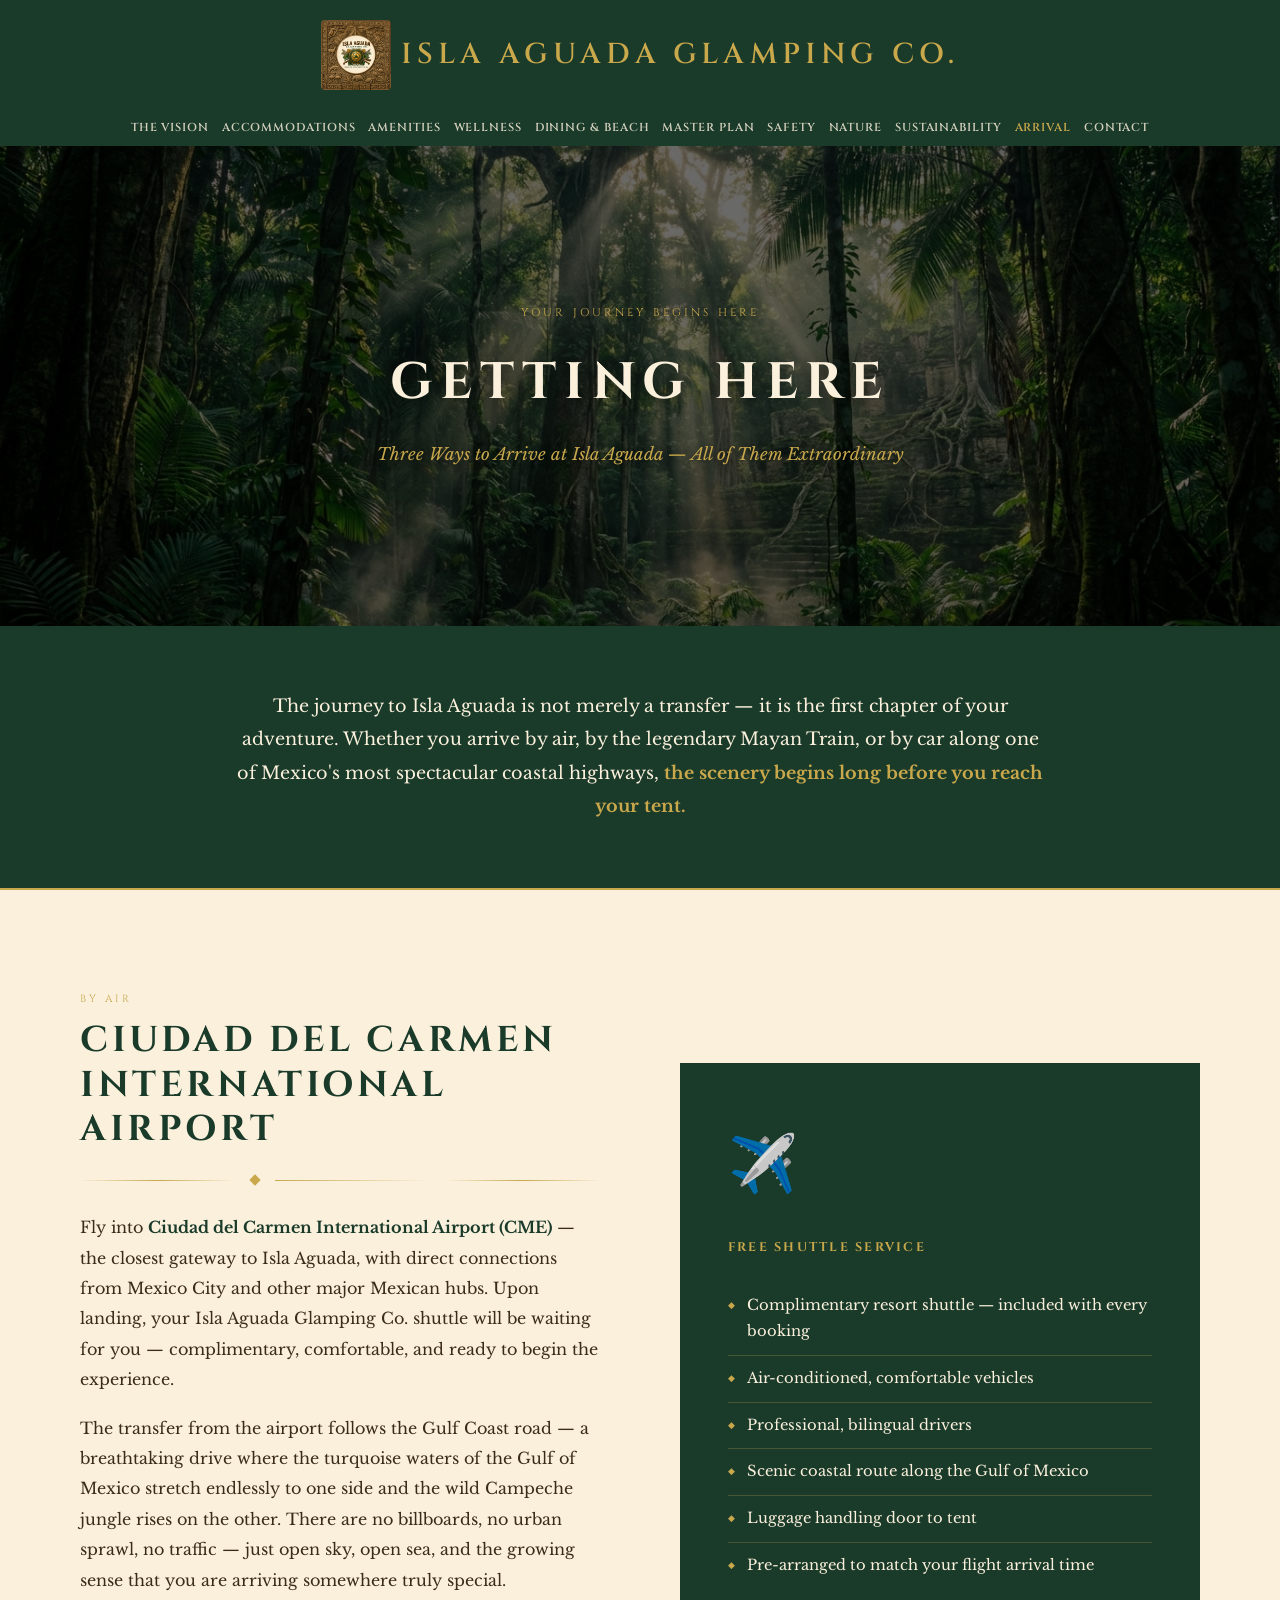
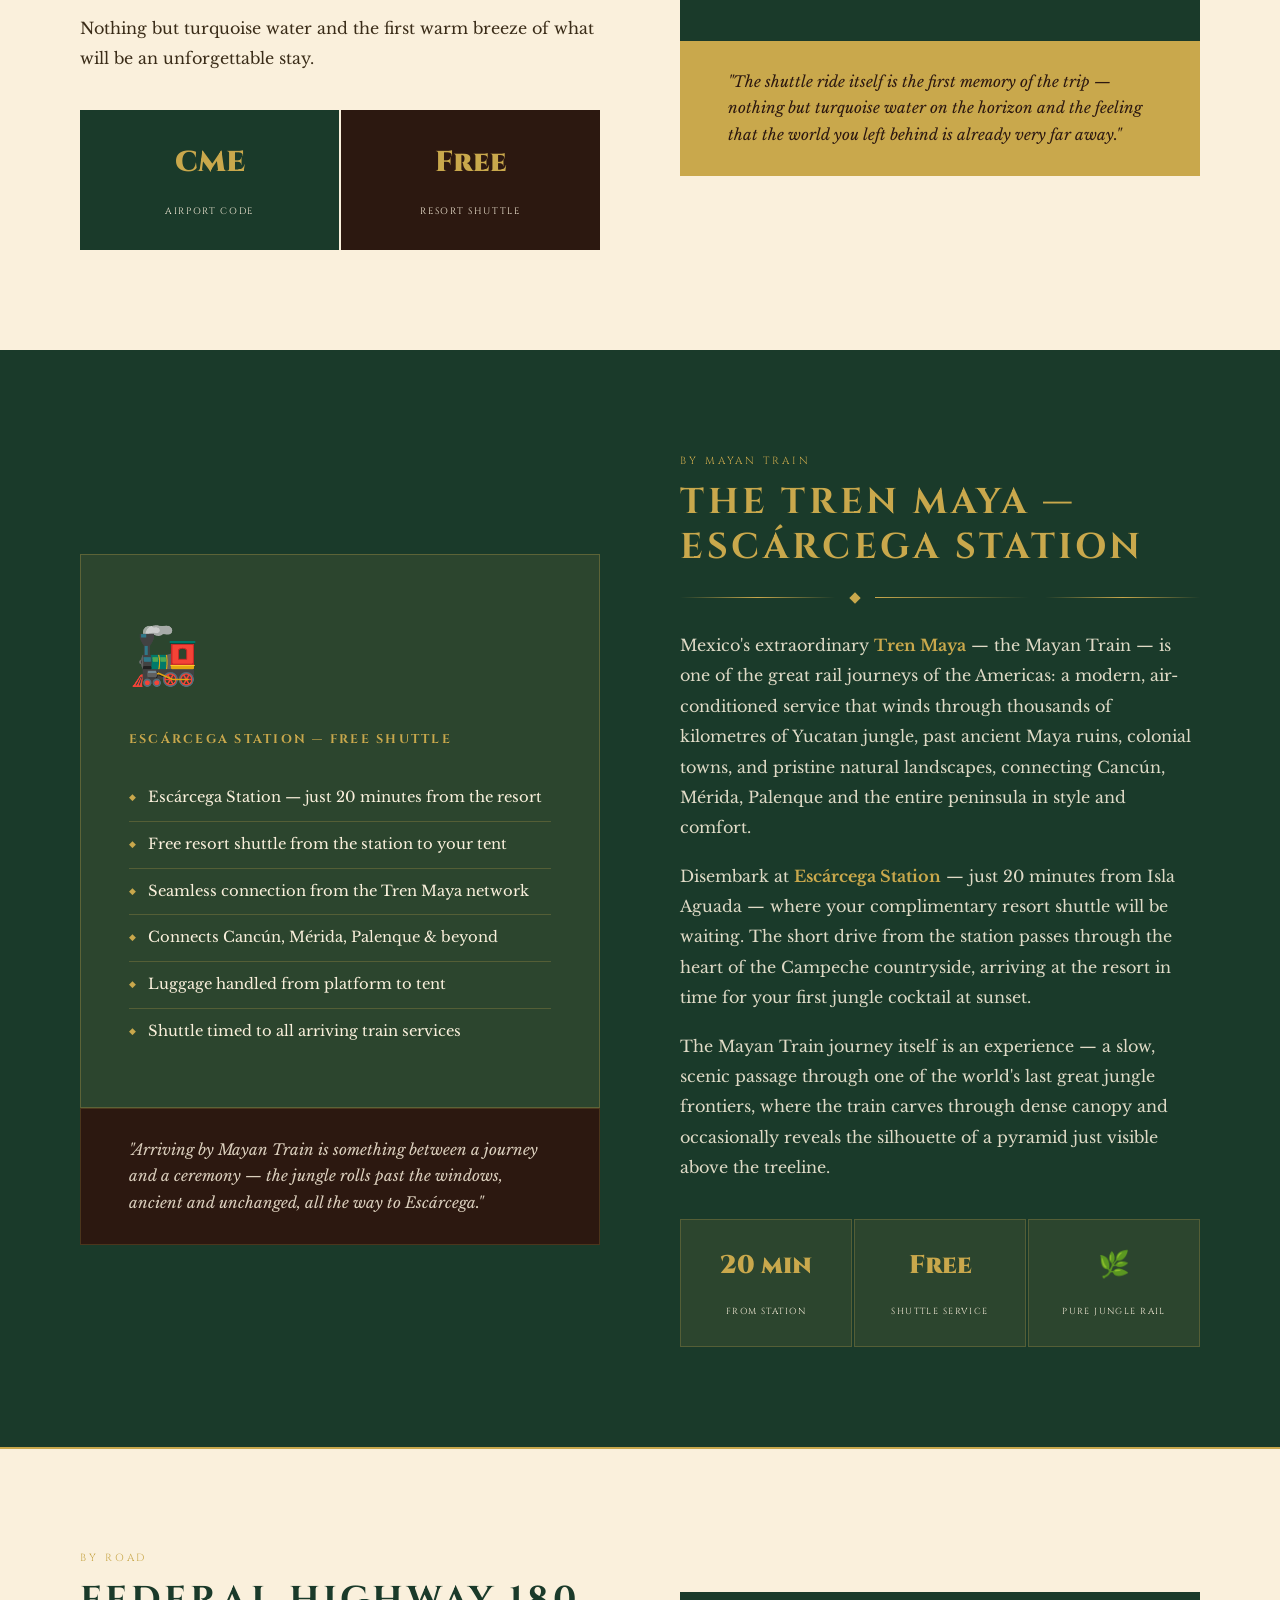
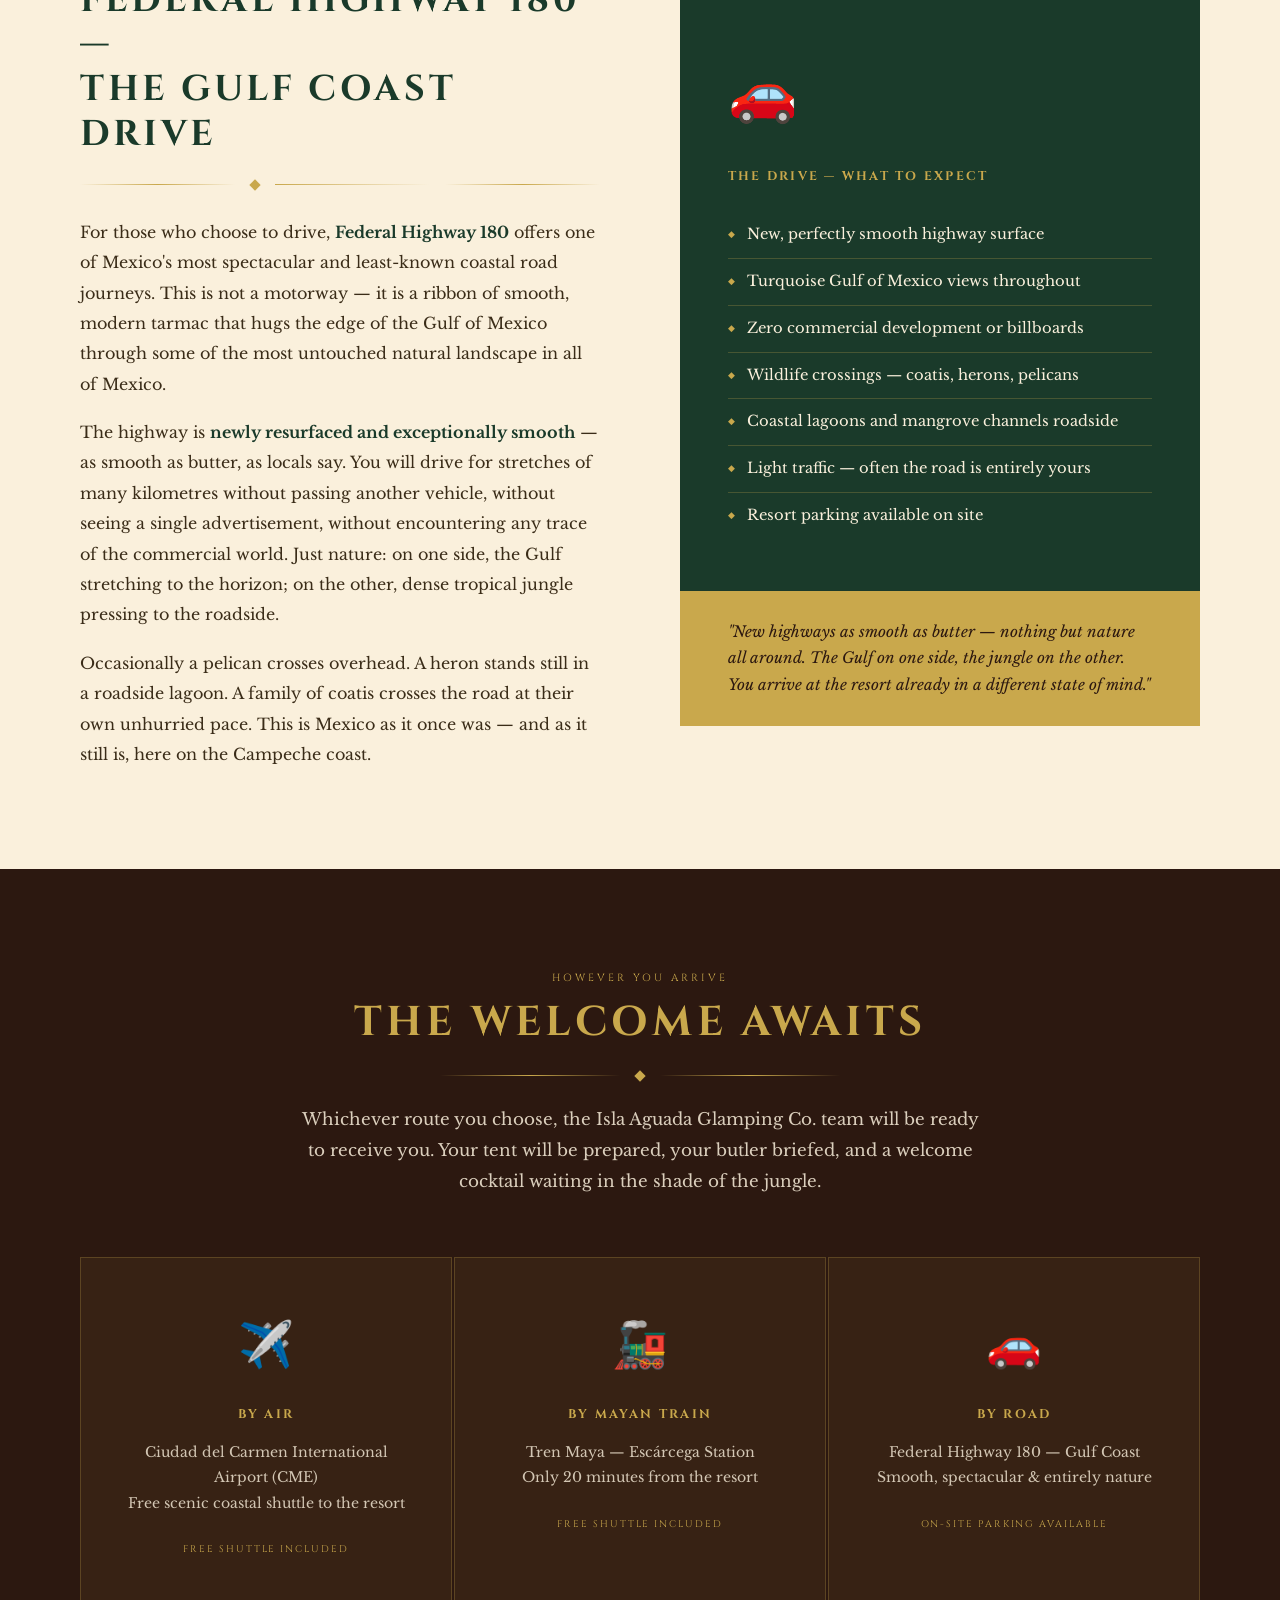
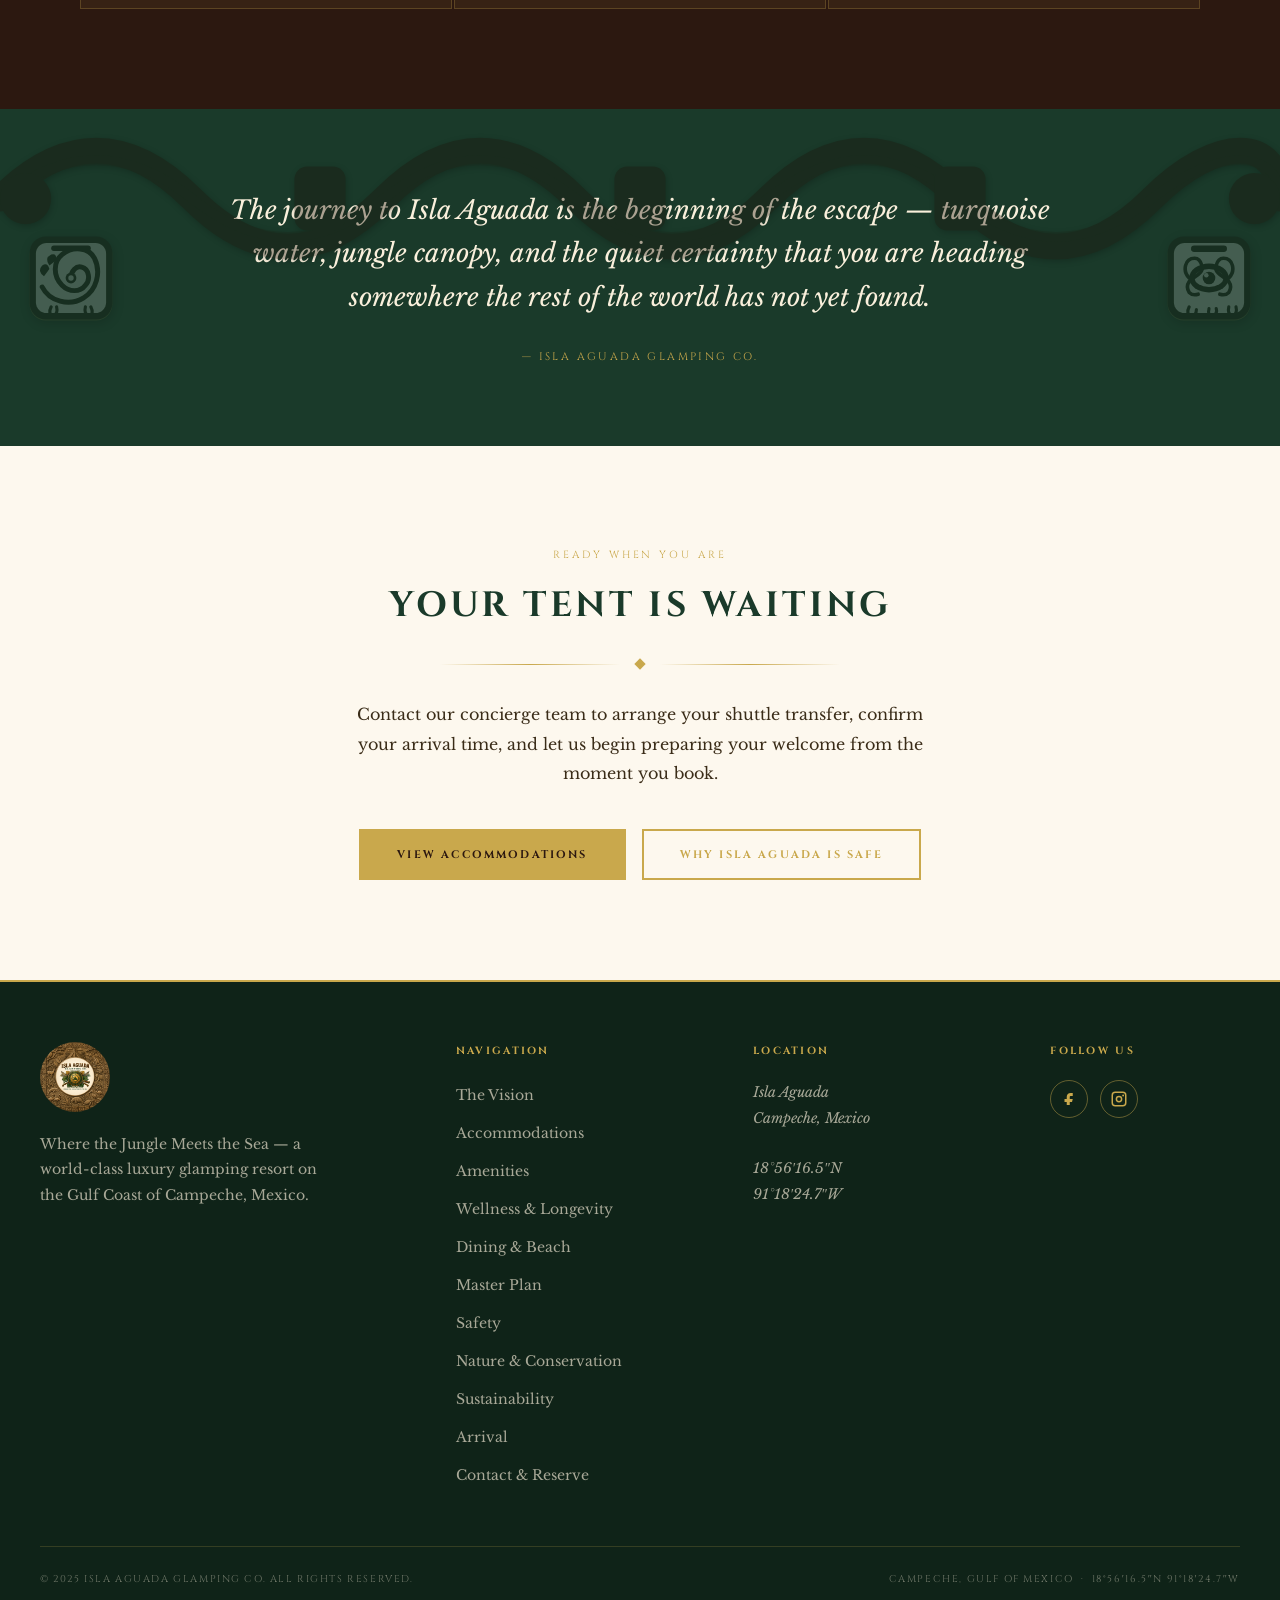
<file: arrival.html>
<!DOCTYPE html>
<html lang="en">
<head>
  <meta charset="UTF-8" />
  <meta name="viewport" content="width=device-width, initial-scale=1.0" />
  <title>Arrival &amp; Getting Here — Isla Aguada Glamping Co.</title>
  <meta name="description" content="How to arrive at Isla Aguada Glamping Co. — free shuttle from Ciudad del Carmen International Airport, Mayan Train at Escárcega Station, or a scenic self-drive along Federal Highway 180 on the Gulf Coast of Mexico." />
  <link rel="stylesheet" href="css/style.css" />
  <link rel="stylesheet" href="css/responsive-patch.css" />
  <link rel="stylesheet" href="css/mayan-glyphs.css" />
</head>
<body>

  <!-- ===== NAVIGATION ===== -->
  <nav class="site-nav" role="navigation" aria-label="Main navigation">
    <div class="nav-row-1">
      <a href="index.html" class="nav-logo" aria-label="Isla Aguada Glamping Co. Home">
        <img src="images/brand-stone-panel.png" alt="Isla Aguada Glamping Co. Logo" /><span class="nav-logo-text">Isla Aguada Glamping Co.</span>
        
      </a>
      <button class="nav-toggle" id="navToggle" aria-expanded="false" aria-label="Toggle navigation">
        <span></span><span></span><span></span>
      </button>
    </div>
    <div class="nav-row-2">
      <ul class="nav-links" id="navLinks" role="list">
        <li><a href="vision.html">The Vision</a></li>
        <li><a href="accommodations.html">Accommodations</a></li>
        <li><a href="amenities.html">Amenities</a></li>
        <li><a href="wellness.html">Wellness</a></li>
        <li><a href="dining.html">Dining &amp; Beach</a></li>
        <li><a href="masterplan.html">Master Plan</a></li>
        <li><a href="safety.html">Safety</a></li>
        <li><a href="nature.html">Nature</a></li>
        <li><a href="sustainability.html">Sustainability</a></li>
        <li><a href="arrival.html" class="active">Arrival</a></li>
        <li><a href="contact.html">Contact</a></li>
      </ul>
    </div>
  </nav>

  <!-- ===== MAIN ===== -->
  <main class="page-wrap">

    <!-- PAGE HERO -->
    <section class="page-hero" style="height: 480px;" aria-label="Arrival page hero">
      <div class="page-hero-bg" style="background-image: url('images/hero-jungle.jpg'); filter: brightness(0.42);" role="img" aria-label="Gulf Coast of Mexico turquoise waters"></div>
      <div class="page-hero-content">
        <span class="section-tag" style="font-size: 0.7rem; margin-bottom: 16px;">Your Journey Begins Here</span>
        <h1>Getting Here</h1>
        <p>Three Ways to Arrive at Isla Aguada — All of Them Extraordinary</p>
      </div>
    </section>

    <!-- INTRO -->
    <section style="background-color: var(--jungle-green); padding: 64px 40px; text-align: center; border-bottom: 2px solid var(--aged-gold);">
      <div style="max-width: 820px; margin: 0 auto;">
        <p style="font-family: var(--font-body); font-size: 1.1rem; color: var(--parchment); line-height: 1.9;">
          The journey to Isla Aguada is not merely a transfer — it is the first chapter of your adventure. 
          Whether you arrive by air, by the legendary Mayan Train, or by car along one of Mexico's most 
          spectacular coastal highways, <strong style="color: var(--aged-gold);">the scenery begins long before you reach your tent.</strong>
        </p>
      </div>
    </section>

    <!-- ===== ARRIVAL OPTION 1 — AIRPORT ===== -->
    <section class="section" id="airport">
      <div class="container">
        <div style="display: grid; grid-template-columns: 1fr 1fr; gap: 80px; align-items: center;">

          <div>
            <span class="section-tag">By Air</span>
            <h2 style="font-family: var(--font-heading); font-size: clamp(1.5rem, 2.8vw, 2.4rem); font-weight: 700; color: var(--jungle-green); letter-spacing: 0.1em; text-transform: uppercase; margin-bottom: 24px; line-height: 1.25;">
              Ciudad del Carmen<br/>International Airport
            </h2>
            <div class="gold-divider" style="justify-content: flex-start; margin-bottom: 28px;">
              <div class="diamond"></div>
              <div style="flex:1; max-width:180px; height:1px; background: linear-gradient(to right, var(--aged-gold), transparent);"></div>
            </div>
            <p style="color: var(--text-mid); line-height: 1.9; font-size: 1rem; margin-bottom: 18px;">
              Fly into <strong style="color: var(--jungle-green);">Ciudad del Carmen International Airport (CME)</strong> — 
              the closest gateway to Isla Aguada, with direct connections from Mexico City and other major Mexican hubs. 
              Upon landing, your Isla Aguada Glamping Co. shuttle will be waiting for you — 
              complimentary, comfortable, and ready to begin the experience.
            </p>
            <p style="color: var(--text-mid); line-height: 1.9; font-size: 1rem; margin-bottom: 18px;">
              The transfer from the airport follows the Gulf Coast road — a breathtaking drive where the 
              turquoise waters of the Gulf of Mexico stretch endlessly to one side and the wild Campeche 
              jungle rises on the other. There are no billboards, no urban sprawl, no traffic — 
              just open sky, open sea, and the growing sense that you are arriving somewhere truly special.
            </p>
            <p style="color: var(--text-mid); line-height: 1.9; font-size: 1rem;">
              Nothing but turquoise water and the first warm breeze of what will be an unforgettable stay.
            </p>

            <div style="margin-top: 36px; display: grid; grid-template-columns: 1fr 1fr; gap: 2px;">
              <div style="background-color: var(--jungle-green); padding: 28px 24px; text-align: center;">
                <span style="font-family: var(--font-heading); font-size: 1.8rem; font-weight: 900; color: var(--aged-gold); display: block; margin-bottom: 6px;">CME</span>
                <span style="font-family: var(--font-heading); font-size: 0.58rem; letter-spacing: 0.18em; text-transform: uppercase; color: var(--parchment);">Airport Code</span>
              </div>
              <div style="background-color: var(--dark-mahogany); padding: 28px 24px; text-align: center;">
                <span style="font-family: var(--font-heading); font-size: 1.8rem; font-weight: 900; color: var(--aged-gold); display: block; margin-bottom: 6px;">Free</span>
                <span style="font-family: var(--font-heading); font-size: 0.58rem; letter-spacing: 0.18em; text-transform: uppercase; color: var(--parchment);">Resort Shuttle</span>
              </div>
            </div>
          </div>

          <!-- Visual card -->
          <div style="display: flex; flex-direction: column; gap: 0;">
            <div style="background-color: var(--jungle-green); padding: 52px 48px;">
              <div style="font-size: 3.5rem; margin-bottom: 24px;">✈️</div>
              <h3 style="font-family: var(--font-heading); font-size: 0.78rem; letter-spacing: 0.18em; text-transform: uppercase; color: var(--aged-gold); margin-bottom: 18px;">Free Shuttle Service</h3>
              <ul class="feature-list" style="color: var(--parchment);">
                <li>Complimentary resort shuttle — included with every booking</li>
                <li>Air-conditioned, comfortable vehicles</li>
                <li>Professional, bilingual drivers</li>
                <li>Scenic coastal route along the Gulf of Mexico</li>
                <li>Luggage handling door to tent</li>
                <li>Pre-arranged to match your flight arrival time</li>
              </ul>
            </div>
            <div style="background-color: var(--aged-gold); padding: 28px 48px;">
              <p style="font-family: var(--font-body); font-style: italic; font-size: 0.95rem; color: var(--dark-mahogany); line-height: 1.75; margin: 0;">
                "The shuttle ride itself is the first memory of the trip — nothing but turquoise water 
                on the horizon and the feeling that the world you left behind is already very far away."
              </p>
            </div>
          </div>

        </div>
      </div>
    </section>

    <!-- DIVIDER -->
    <div style="background-color: var(--jungle-green); height: 2px; margin: 0;"></div>

    <!-- ===== ARRIVAL OPTION 2 — MAYAN TRAIN ===== -->
    <section class="section section--dark" id="mayan-train">
      <div class="container">
        <div style="display: grid; grid-template-columns: 1fr 1fr; gap: 80px; align-items: center;">

          <!-- Visual card -->
          <div style="display: flex; flex-direction: column; gap: 0;">
            <div style="background-color: rgba(201,168,76,0.1); border: 1px solid rgba(201,168,76,0.3); padding: 52px 48px;">
              <div style="font-size: 3.5rem; margin-bottom: 24px;">🚂</div>
              <h3 style="font-family: var(--font-heading); font-size: 0.78rem; letter-spacing: 0.18em; text-transform: uppercase; color: var(--aged-gold); margin-bottom: 18px;">Escárcega Station — Free Shuttle</h3>
              <ul class="feature-list" style="color: var(--parchment);">
                <li>Escárcega Station — just 20 minutes from the resort</li>
                <li>Free resort shuttle from the station to your tent</li>
                <li>Seamless connection from the Tren Maya network</li>
                <li>Connects Cancún, Mérida, Palenque &amp; beyond</li>
                <li>Luggage handled from platform to tent</li>
                <li>Shuttle timed to all arriving train services</li>
              </ul>
            </div>
            <div style="background-color: var(--dark-mahogany); padding: 28px 48px; border: 1px solid rgba(201,168,76,0.2);">
              <p style="font-family: var(--font-body); font-style: italic; font-size: 0.95rem; color: rgba(250,240,220,0.85); line-height: 1.75; margin: 0;">
                "Arriving by Mayan Train is something between a journey and a ceremony — 
                the jungle rolls past the windows, ancient and unchanged, all the way to Escárcega."
              </p>
            </div>
          </div>

          <div>
            <span class="section-tag">By Mayan Train</span>
            <h2 style="font-family: var(--font-heading); font-size: clamp(1.5rem, 2.8vw, 2.4rem); font-weight: 700; color: var(--aged-gold); letter-spacing: 0.1em; text-transform: uppercase; margin-bottom: 24px; line-height: 1.25;">
              The Tren Maya —<br/>Escárcega Station
            </h2>
            <div class="gold-divider" style="justify-content: flex-start; margin-bottom: 28px;">
              <div class="diamond"></div>
              <div style="flex:1; max-width:180px; height:1px; background: linear-gradient(to right, var(--aged-gold), transparent);"></div>
            </div>
            <p style="color: rgba(250,240,220,0.88); line-height: 1.9; font-size: 1rem; margin-bottom: 18px;">
              Mexico's extraordinary <strong style="color: var(--aged-gold);">Tren Maya</strong> — the Mayan Train — 
              is one of the great rail journeys of the Americas: a modern, air-conditioned service that winds 
              through thousands of kilometres of Yucatan jungle, past ancient Maya ruins, 
              colonial towns, and pristine natural landscapes, connecting Cancún, Mérida, 
              Palenque and the entire peninsula in style and comfort.
            </p>
            <p style="color: rgba(250,240,220,0.88); line-height: 1.9; font-size: 1rem; margin-bottom: 18px;">
              Disembark at <strong style="color: var(--aged-gold);">Escárcega Station</strong> — 
              just 20 minutes from Isla Aguada — where your complimentary resort shuttle will be waiting. 
              The short drive from the station passes through the heart of the Campeche countryside, 
              arriving at the resort in time for your first jungle cocktail at sunset.
            </p>
            <p style="color: rgba(250,240,220,0.88); line-height: 1.9; font-size: 1rem;">
              The Mayan Train journey itself is an experience — a slow, scenic passage through one of 
              the world's last great jungle frontiers, where the train carves through dense canopy 
              and occasionally reveals the silhouette of a pyramid just visible above the treeline.
            </p>

            <div style="margin-top: 36px; display: grid; grid-template-columns: repeat(3, 1fr); gap: 2px;">
              <div style="background-color: rgba(201,168,76,0.1); border: 1px solid rgba(201,168,76,0.25); padding: 24px 16px; text-align: center;">
                <span style="font-family: var(--font-heading); font-size: 1.6rem; font-weight: 900; color: var(--aged-gold); display: block; margin-bottom: 6px;">20 min</span>
                <span style="font-family: var(--font-heading); font-size: 0.55rem; letter-spacing: 0.16em; text-transform: uppercase; color: var(--parchment);">From Station</span>
              </div>
              <div style="background-color: rgba(201,168,76,0.1); border: 1px solid rgba(201,168,76,0.25); padding: 24px 16px; text-align: center;">
                <span style="font-family: var(--font-heading); font-size: 1.6rem; font-weight: 900; color: var(--aged-gold); display: block; margin-bottom: 6px;">Free</span>
                <span style="font-family: var(--font-heading); font-size: 0.55rem; letter-spacing: 0.16em; text-transform: uppercase; color: var(--parchment);">Shuttle Service</span>
              </div>
              <div style="background-color: rgba(201,168,76,0.1); border: 1px solid rgba(201,168,76,0.25); padding: 24px 16px; text-align: center;">
                <span style="font-family: var(--font-heading); font-size: 1.6rem; font-weight: 900; color: var(--aged-gold); display: block; margin-bottom: 6px;">🌿</span>
                <span style="font-family: var(--font-heading); font-size: 0.55rem; letter-spacing: 0.16em; text-transform: uppercase; color: var(--parchment);">Pure Jungle Rail</span>
              </div>
            </div>
          </div>

        </div>
      </div>
    </section>

    <!-- DIVIDER -->
    <div style="background-color: var(--aged-gold); height: 2px; margin: 0;"></div>

    <!-- ===== ARRIVAL OPTION 3 — SELF DRIVE ===== -->
    <section class="section" id="self-drive">
      <div class="container">
        <div style="display: grid; grid-template-columns: 1fr 1fr; gap: 80px; align-items: center;">

          <div>
            <span class="section-tag">By Road</span>
            <h2 style="font-family: var(--font-heading); font-size: clamp(1.5rem, 2.8vw, 2.4rem); font-weight: 700; color: var(--jungle-green); letter-spacing: 0.1em; text-transform: uppercase; margin-bottom: 24px; line-height: 1.25;">
              Federal Highway 180 —<br/>The Gulf Coast Drive
            </h2>
            <div class="gold-divider" style="justify-content: flex-start; margin-bottom: 28px;">
              <div class="diamond"></div>
              <div style="flex:1; max-width:180px; height:1px; background: linear-gradient(to right, var(--aged-gold), transparent);"></div>
            </div>
            <p style="color: var(--text-mid); line-height: 1.9; font-size: 1rem; margin-bottom: 18px;">
              For those who choose to drive, <strong style="color: var(--jungle-green);">Federal Highway 180</strong> 
              offers one of Mexico's most spectacular and least-known coastal road journeys. 
              This is not a motorway — it is a ribbon of smooth, modern tarmac that hugs the 
              edge of the Gulf of Mexico through some of the most untouched natural landscape 
              in all of Mexico.
            </p>
            <p style="color: var(--text-mid); line-height: 1.9; font-size: 1rem; margin-bottom: 18px;">
              The highway is <strong style="color: var(--jungle-green);">newly resurfaced and exceptionally smooth</strong> — 
              as smooth as butter, as locals say. You will drive for stretches of many kilometres 
              without passing another vehicle, without seeing a single advertisement, 
              without encountering any trace of the commercial world. Just nature: 
              on one side, the Gulf stretching to the horizon; on the other, dense tropical jungle 
              pressing to the roadside.
            </p>
            <p style="color: var(--text-mid); line-height: 1.9; font-size: 1rem;">
              Occasionally a pelican crosses overhead. A heron stands still in a roadside lagoon. 
              A family of coatis crosses the road at their own unhurried pace. 
              This is Mexico as it once was — and as it still is, here on the Campeche coast.
            </p>
          </div>

          <!-- Visual card -->
          <div style="display: flex; flex-direction: column; gap: 0;">
            <div style="background-color: var(--jungle-green); padding: 52px 48px;">
              <div style="font-size: 3.5rem; margin-bottom: 24px;">🚗</div>
              <h3 style="font-family: var(--font-heading); font-size: 0.78rem; letter-spacing: 0.18em; text-transform: uppercase; color: var(--aged-gold); margin-bottom: 18px;">The Drive — What to Expect</h3>
              <ul class="feature-list" style="color: var(--parchment);">
                <li>New, perfectly smooth highway surface</li>
                <li>Turquoise Gulf of Mexico views throughout</li>
                <li>Zero commercial development or billboards</li>
                <li>Wildlife crossings — coatis, herons, pelicans</li>
                <li>Coastal lagoons and mangrove channels roadside</li>
                <li>Light traffic — often the road is entirely yours</li>
                <li>Resort parking available on site</li>
              </ul>
            </div>
            <div style="background-color: var(--aged-gold); padding: 28px 48px;">
              <p style="font-family: var(--font-body); font-style: italic; font-size: 0.95rem; color: var(--dark-mahogany); line-height: 1.75; margin: 0;">
                "New highways as smooth as butter — nothing but nature all around. 
                The Gulf on one side, the jungle on the other. 
                You arrive at the resort already in a different state of mind."
              </p>
            </div>
          </div>

        </div>
      </div>
    </section>

    <!-- ALL THREE — SUMMARY STRIP -->
    <section class="section section--mahogany" id="arrival-summary">
      <div class="container">
        <header class="section-header">
          <span class="section-tag">However You Arrive</span>
          <h2>The Welcome Awaits</h2>
          <div class="gold-divider"><div class="diamond"></div></div>
          <p>Whichever route you choose, the Isla Aguada Glamping Co. team will be ready to receive you. 
            Your tent will be prepared, your butler briefed, and a welcome cocktail waiting in the shade of the jungle.</p>
        </header>

        <div style="display: grid; grid-template-columns: repeat(3, 1fr); gap: 2px;">

          <div style="padding: 48px 36px; text-align: center; background-color: rgba(201,168,76,0.07); border: 1px solid rgba(201,168,76,0.25);">
            <span style="font-size: 2.8rem; display: block; margin-bottom: 20px;">✈️</span>
            <h3 style="font-family: var(--font-heading); font-size: 0.78rem; letter-spacing: 0.18em; text-transform: uppercase; color: var(--aged-gold); margin-bottom: 14px;">By Air</h3>
            <p style="font-size: 0.88rem; color: rgba(250,240,220,0.8); line-height: 1.8; margin-bottom: 16px;">
              Ciudad del Carmen International Airport (CME)<br/>
              Free scenic coastal shuttle to the resort
            </p>
            <span style="font-family: var(--font-heading); font-size: 0.6rem; letter-spacing: 0.2em; text-transform: uppercase; color: var(--aged-gold);">Free Shuttle Included</span>
          </div>

          <div style="padding: 48px 36px; text-align: center; background-color: rgba(201,168,76,0.07); border: 1px solid rgba(201,168,76,0.25);">
            <span style="font-size: 2.8rem; display: block; margin-bottom: 20px;">🚂</span>
            <h3 style="font-family: var(--font-heading); font-size: 0.78rem; letter-spacing: 0.18em; text-transform: uppercase; color: var(--aged-gold); margin-bottom: 14px;">By Mayan Train</h3>
            <p style="font-size: 0.88rem; color: rgba(250,240,220,0.8); line-height: 1.8; margin-bottom: 16px;">
              Tren Maya — Escárcega Station<br/>
              Only 20 minutes from the resort
            </p>
            <span style="font-family: var(--font-heading); font-size: 0.6rem; letter-spacing: 0.2em; text-transform: uppercase; color: var(--aged-gold);">Free Shuttle Included</span>
          </div>

          <div style="padding: 48px 36px; text-align: center; background-color: rgba(201,168,76,0.07); border: 1px solid rgba(201,168,76,0.25);">
            <span style="font-size: 2.8rem; display: block; margin-bottom: 20px;">🚗</span>
            <h3 style="font-family: var(--font-heading); font-size: 0.78rem; letter-spacing: 0.18em; text-transform: uppercase; color: var(--aged-gold); margin-bottom: 14px;">By Road</h3>
            <p style="font-size: 0.88rem; color: rgba(250,240,220,0.8); line-height: 1.8; margin-bottom: 16px;">
              Federal Highway 180 — Gulf Coast<br/>
              Smooth, spectacular &amp; entirely nature
            </p>
            <span style="font-family: var(--font-heading); font-size: 0.6rem; letter-spacing: 0.2em; text-transform: uppercase; color: var(--aged-gold);">On-Site Parking Available</span>
          </div>

        </div>
      </div>
    </section>

    <!-- PULL QUOTE -->
    <section class="pull-quote" style="background-color: var(--jungle-green); position:relative; overflow:hidden;">
      <span class="mayan-glyph mayan-glyph--cream mayan-glyph--lg mayan-glyph--carved" data-glyph="feather_spiral" style="position:absolute; top:50%; left:2%; transform:translateY(-50%); opacity:0.22;"></span>
      <span class="mayan-glyph mayan-glyph--cream mayan-glyph--lg mayan-glyph--carved" data-glyph="scroll_eye" style="position:absolute; top:50%; right:2%; transform:translateY(-50%); opacity:0.22;"></span>
      <span class="mayan-glyph mayan-glyph--gold" data-glyph="serpent_border" style="position:absolute; top:0; left:0; width:100%; height:20px; opacity:0.35;"></span>
      <blockquote>
        The journey to Isla Aguada is the beginning of the escape — 
        turquoise water, jungle canopy, and the quiet certainty that you are 
        heading somewhere the rest of the world has not yet found.
      </blockquote>
      <cite>— Isla Aguada Glamping Co.</cite>
    </section>

    <!-- CTA -->
    <section class="section section--cream" style="text-align: center;">
      <div class="container">
        <span class="section-tag">Ready When You Are</span>
        <h2 style="font-family: var(--font-heading); font-size: clamp(1.4rem, 2.8vw, 2.2rem); color: var(--jungle-green); letter-spacing: 0.1em; text-transform: uppercase; margin-bottom: 20px;">
          Your Tent Is Waiting
        </h2>
        <div class="gold-divider" style="margin-bottom: 32px;"><div class="diamond"></div></div>
        <p style="max-width: 600px; margin: 0 auto 40px; color: var(--text-mid); font-size: 1rem; line-height: 1.85;">
          Contact our concierge team to arrange your shuttle transfer, confirm your arrival time, 
          and let us begin preparing your welcome from the moment you book.
        </p>
        <div style="display: flex; gap: 16px; justify-content: center; flex-wrap: wrap;">
          <a href="accommodations.html" class="btn-gold">View Accommodations</a>
          <a href="safety.html" class="btn-outline">Why Isla Aguada is Safe</a>
        </div>
      </div>
    </section>

  </main>

  <!-- ===== FOOTER ===== -->
  <footer class="site-footer" role="contentinfo">
    <div class="footer-inner">
      <div class="footer-brand">
        <img src="images/brand-stone-panel.png" alt="Isla Aguada Glamping Co." />
        <p>Where the Jungle Meets the Sea — a world-class luxury glamping resort on the Gulf Coast of Campeche, Mexico.</p>
      </div>
      <div class="footer-col">
        <h4>Navigation</h4>
        <ul>
          
          <li><a href="vision.html">The Vision</a></li>
          <li><a href="accommodations.html">Accommodations</a></li>
          <li><a href="amenities.html">Amenities</a></li>
          <li><a href="wellness.html">Wellness &amp; Longevity</a></li>
          <li><a href="dining.html">Dining &amp; Beach</a></li>
          <li><a href="masterplan.html">Master Plan</a></li>
          <li><a href="safety.html">Safety</a></li>
          <li><a href="nature.html">Nature &amp; Conservation</a></li>
          <li><a href="sustainability.html">Sustainability</a></li>
          <li><a href="arrival.html">Arrival</a></li>
          <li><a href="contact.html">Contact &amp; Reserve</a></li>
        </ul>
      </div>
      <div class="footer-col">
        <h4>Location</h4>
        <address>
          Isla Aguada<br />
          Campeche, Mexico<br /><br />
          18°56′16.5″N<br />
          91°18′24.7″W
        </address>
      </div>
      <div class="footer-col">
        <h4>Follow Us</h4>
        <div class="footer-social-links" aria-label="Social media links">
          <a class="footer-social-link" href="https://www.facebook.com/profile.php?id=61563130594812" target="_blank" rel="noopener noreferrer" aria-label="Facebook">
            <svg viewBox="0 0 24 24" aria-hidden="true"><path d="M14 8h3V4h-3c-2.8 0-5 2.2-5 5v3H6v4h3v4h4v-4h3l1-4h-4V9c0-.6.4-1 1-1Z" /></svg>
          </a>
          <a class="footer-social-link" href="https://www.instagram.com/isla_aguada_glamping_co/" target="_blank" rel="noopener noreferrer" aria-label="Instagram">
            <svg viewBox="0 0 24 24" aria-hidden="true"><path d="M7 2h10a5 5 0 0 1 5 5v10a5 5 0 0 1-5 5H7a5 5 0 0 1-5-5V7a5 5 0 0 1 5-5Zm0 2a3 3 0 0 0-3 3v10a3 3 0 0 0 3 3h10a3 3 0 0 0 3-3V7a3 3 0 0 0-3-3H7Zm5 3.5A4.5 4.5 0 1 1 7.5 12 4.5 4.5 0 0 1 12 7.5Zm0 2A2.5 2.5 0 1 0 14.5 12 2.5 2.5 0 0 0 12 9.5ZM17.5 6a1.25 1.25 0 1 1-1.25 1.25A1.25 1.25 0 0 1 17.5 6Z" /></svg>
          </a>
        </div>
      </div>
    </div>
    <div class="footer-bottom">
      <p>&copy; 2025 Isla Aguada Glamping Co. All rights reserved.</p>
      <p>Campeche, Gulf of Mexico &nbsp;·&nbsp; 18°56′16.5″N 91°18′24.7″W</p>
    </div>
  </footer>

  <script>
    const toggle = document.getElementById('navToggle');
    const navLinks = document.getElementById('navLinks');
    const navRow2 = document.querySelector('.nav-row-2');
    toggle.addEventListener('click', () => {
      const isOpen = navLinks.classList.toggle('open');
      if (navRow2) navRow2.classList.toggle('open', isOpen);
      toggle.setAttribute('aria-expanded', isOpen);
    });
    navLinks.querySelectorAll('a').forEach(link => {
      link.addEventListener('click', () => {
        navLinks.classList.remove('open');
        if (navRow2) navRow2.classList.remove('open');
        toggle.setAttribute('aria-expanded', 'false');
      });
    });
  </script>
  <script src="js/mayan-glyphs.js"></script>

</body>
</html>
</file>
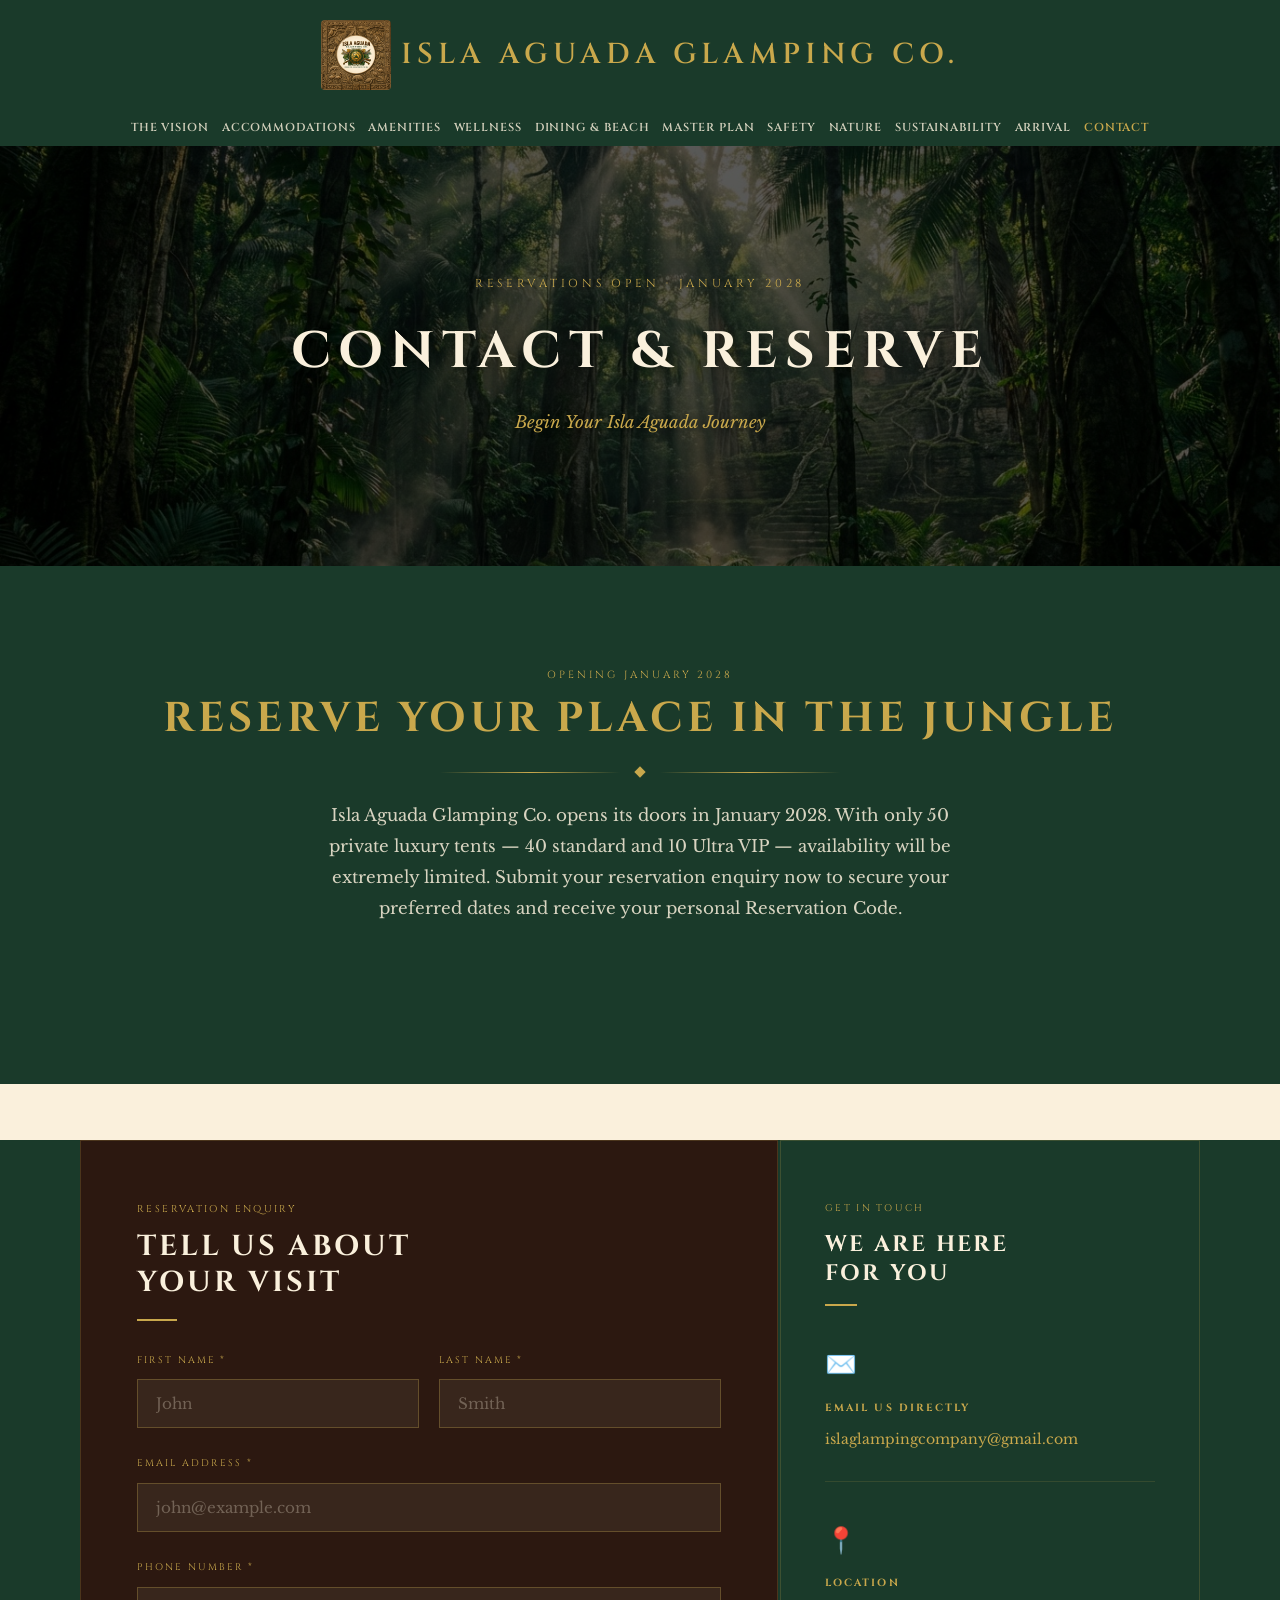
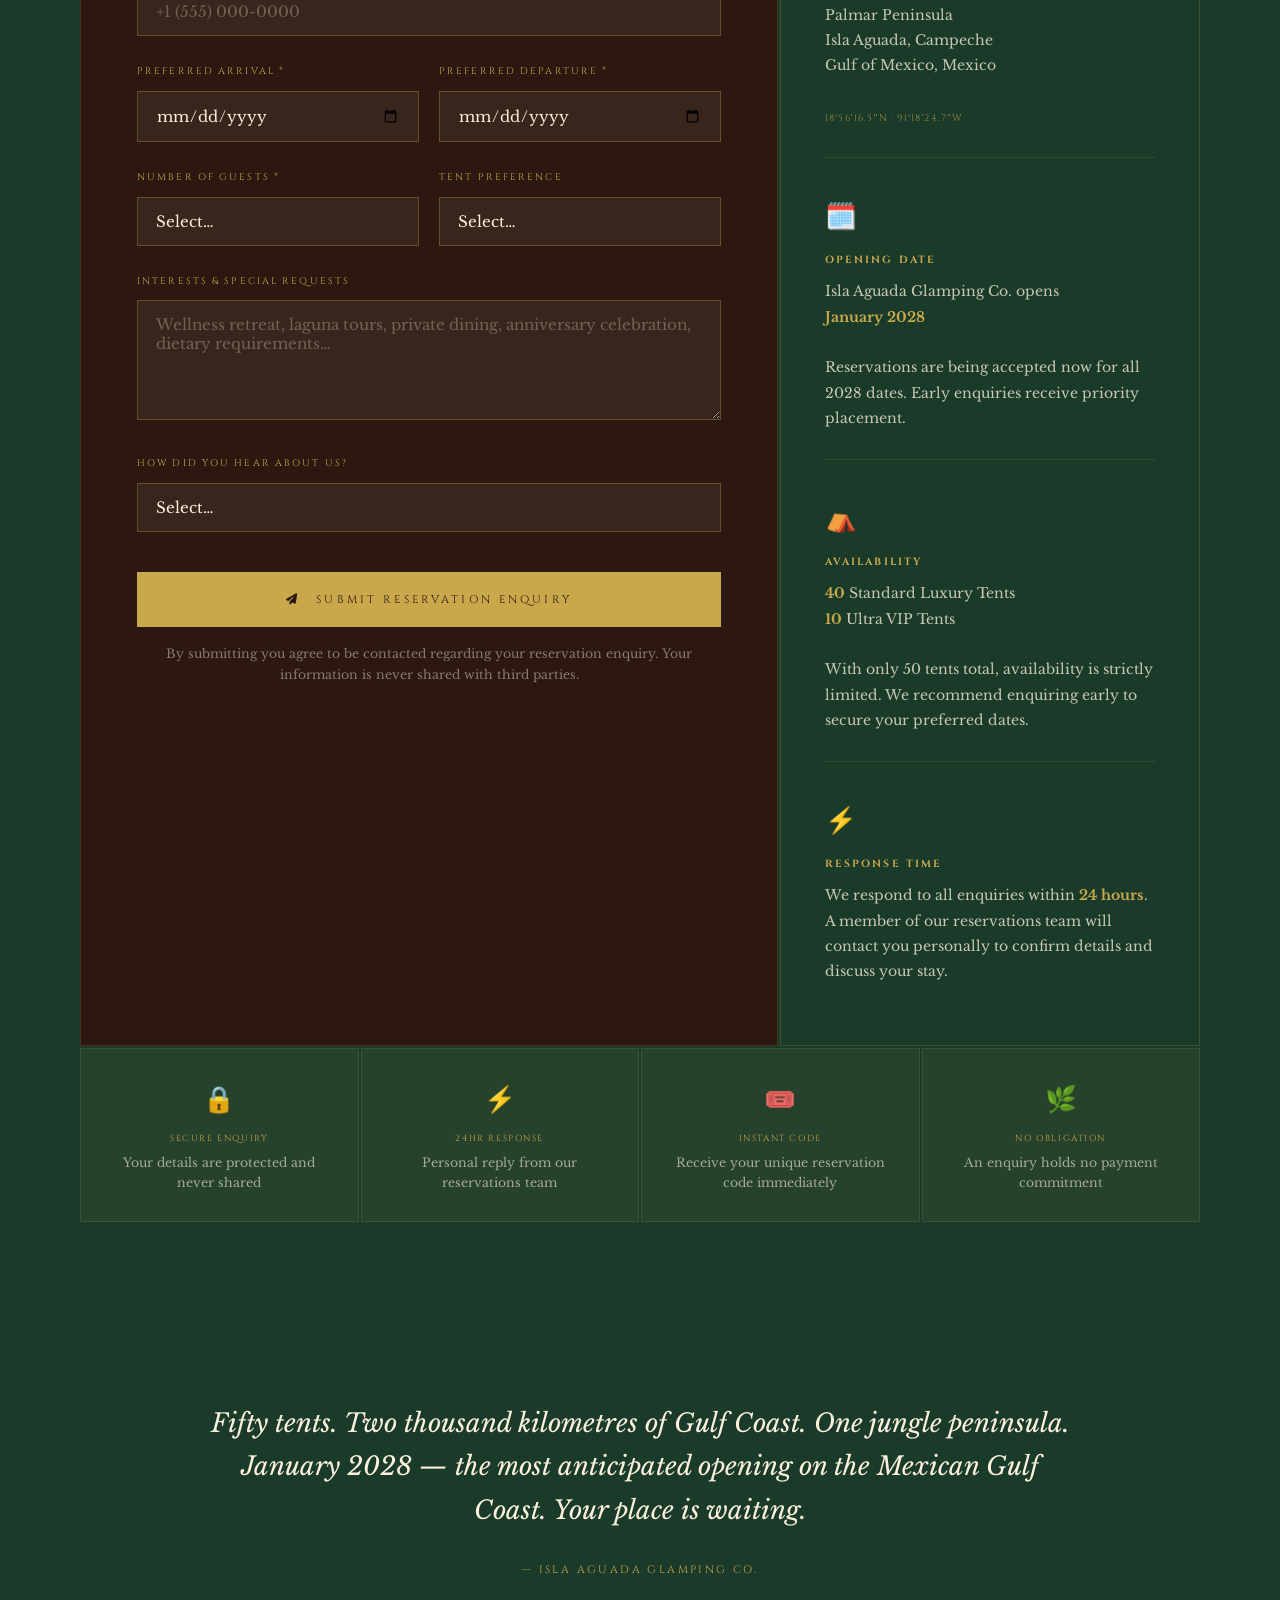
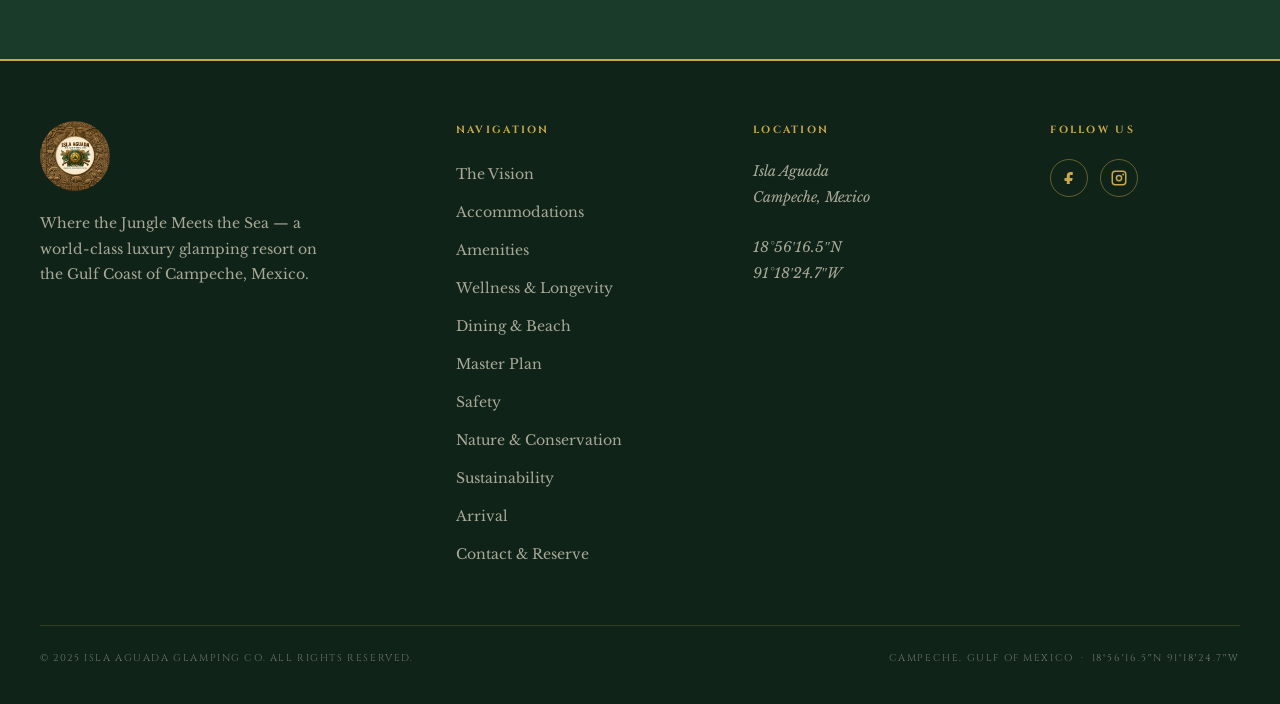
<file: contact.html>
<!DOCTYPE html>
<html lang="en">
<head>
  <meta charset="UTF-8" />
  <meta name="viewport" content="width=device-width, initial-scale=1.0" />
  <title>Contact &amp; Reservations — Isla Aguada Glamping Co.</title>
  <meta name="description" content="Reserve your stay at Isla Aguada Glamping Co. — luxury glamping on the Gulf Coast of Campeche, Mexico. Opening January 2028. Contact us to begin your reservation." />
  <link rel="stylesheet" href="css/style.css" />
  <link rel="stylesheet" href="css/responsive-patch.css" />
  <link rel="stylesheet" href="css/mayan-glyphs.css" />
  <link rel="stylesheet" href="https://cdn.jsdelivr.net/npm/@fortawesome/fontawesome-free@6.4.0/css/all.min.css" />

    <style>
    /* ── CONTACT PAGE STYLES ── */

    .contact-hero-tag {
      font-family: var(--font-heading);
      font-size: clamp(0.6rem, 1.2vw, 0.72rem);
      letter-spacing: 0.32em;
      text-transform: uppercase;
      color: var(--aged-gold);
      display: block;
      margin-bottom: 12px;
    }

    /* Form wrapper */
    .contact-wrap {
      display: grid;
      grid-template-columns: 1fr 420px;
      gap: 2px;
      margin-top: 56px;
    }
    @media (max-width: 960px) {
      .contact-wrap { grid-template-columns: 1fr; }
    }

    /* The form panel */
    .contact-form-panel {
      background: var(--dark-mahogany);
      padding: 60px 56px;
      border: 1px solid rgba(201,168,76,0.2);
    }
    @media (max-width: 600px) {
      .contact-form-panel { padding: 40px 28px; }
    }

    /* Sidebar info panel */
    .contact-info-panel {
      background: var(--jungle-green);
      padding: 60px 44px;
      border: 1px solid rgba(201,168,76,0.2);
      display: flex;
      flex-direction: column;
      gap: 36px;
    }

    /* Form field groups */
    .form-group {
      margin-bottom: 28px;
    }
    .form-group label {
      font-family: var(--font-heading);
      font-size: 0.6rem;
      letter-spacing: 0.22em;
      text-transform: uppercase;
      color: var(--aged-gold);
      display: block;
      margin-bottom: 10px;
    }
    .form-group input,
    .form-group select,
    .form-group textarea {
      width: 100%;
      background: rgba(250,240,220,0.06);
      border: 1px solid rgba(201,168,76,0.3);
      border-radius: 0;
      padding: 14px 18px;
      font-family: var(--font-body);
      font-size: 0.95rem;
      color: var(--parchment);
      outline: none;
      transition: border-color 0.25s;
      box-sizing: border-box;
      -webkit-appearance: none;
      appearance: none;
    }
    .form-group input::placeholder,
    .form-group textarea::placeholder {
      color: rgba(250,240,220,0.3);
    }
    .form-group input:focus,
    .form-group select:focus,
    .form-group textarea:focus {
      border-color: var(--aged-gold);
      background: rgba(250,240,220,0.1);
    }
    .form-group select option {
      background: var(--dark-mahogany);
      color: var(--parchment);
    }
    .form-group textarea {
      resize: vertical;
      min-height: 120px;
    }

    /* Two-column row */
    .form-row {
      display: grid;
      grid-template-columns: 1fr 1fr;
      gap: 20px;
    }
    @media (max-width: 560px) {
      .form-row { grid-template-columns: 1fr; }
    }

    /* Submit button */
    .btn-reserve {
      width: 100%;
      background: var(--aged-gold);
      color: var(--dark-mahogany);
      font-family: var(--font-heading);
      font-size: 0.7rem;
      letter-spacing: 0.28em;
      text-transform: uppercase;
      border: none;
      padding: 20px 32px;
      cursor: pointer;
      transition: background 0.25s, transform 0.15s;
      margin-top: 12px;
    }
    .btn-reserve:hover {
      background: #e0bc5a;
      transform: translateY(-1px);
    }
    .btn-reserve:disabled {
      background: rgba(201,168,76,0.4);
      cursor: not-allowed;
      transform: none;
    }

    /* Loading spinner */
    .spinner {
      display: inline-block;
      width: 16px;
      height: 16px;
      border: 2px solid rgba(44,24,16,0.3);
      border-top-color: var(--dark-mahogany);
      border-radius: 50%;
      animation: spin 0.7s linear infinite;
      vertical-align: middle;
      margin-right: 8px;
    }
    @keyframes spin { to { transform: rotate(360deg); } }

    /* Thank You overlay */
    .thankyou-overlay {
      display: none;
      position: fixed;
      inset: 0;
      background: rgba(10,8,6,0.92);
      z-index: 9999;
      align-items: center;
      justify-content: center;
      padding: 24px;
    }
    .thankyou-overlay.active {
      display: flex;
    }
    .thankyou-card {
      background: var(--dark-mahogany);
      border: 2px solid var(--aged-gold);
      max-width: 600px;
      width: 100%;
      padding: 64px 56px;
      text-align: center;
      position: relative;
      animation: fadeInUp 0.5s ease;
    }
    @keyframes fadeInUp {
      from { opacity:0; transform: translateY(30px); }
      to   { opacity:1; transform: translateY(0); }
    }
    .thankyou-card .ty-icon {
      font-size: 3rem;
      display: block;
      margin-bottom: 24px;
    }
    .thankyou-card h2 {
      font-family: var(--font-heading);
      font-size: clamp(1.2rem, 2.5vw, 1.8rem);
      letter-spacing: 0.12em;
      text-transform: uppercase;
      color: var(--aged-gold);
      margin-bottom: 16px;
    }
    .thankyou-card p {
      font-size: 0.96rem;
      color: rgba(250,240,220,0.85);
      line-height: 1.85;
      margin-bottom: 20px;
    }
    .reservation-code-box {
      background: rgba(201,168,76,0.1);
      border: 1px solid rgba(201,168,76,0.5);
      padding: 20px 28px;
      margin: 24px 0;
      text-align: center;
    }
    .reservation-code-box .rc-label {
      font-family: var(--font-heading);
      font-size: 0.58rem;
      letter-spacing: 0.24em;
      text-transform: uppercase;
      color: rgba(201,168,76,0.7);
      display: block;
      margin-bottom: 10px;
    }
    .reservation-code-box .rc-code {
      font-family: var(--font-heading);
      font-size: 1.8rem;
      letter-spacing: 0.18em;
      color: var(--aged-gold);
      display: block;
    }
    .btn-close-ty {
      background: var(--aged-gold);
      color: var(--dark-mahogany);
      font-family: var(--font-heading);
      font-size: 0.62rem;
      letter-spacing: 0.24em;
      text-transform: uppercase;
      border: none;
      padding: 16px 36px;
      cursor: pointer;
      margin-top: 8px;
      transition: background 0.2s;
    }
    .btn-close-ty:hover { background: #e0bc5a; }

    /* Error message */
    .form-error {
      background: rgba(160,48,32,0.2);
      border: 1px solid rgba(160,48,32,0.5);
      color: #f0a090;
      font-size: 0.85rem;
      padding: 14px 18px;
      margin-bottom: 20px;
      display: none;
      line-height: 1.6;
    }
    .form-error.active { display: block; }

    /* Info panel items */
    .info-item {
      border-bottom: 1px solid rgba(201,168,76,0.15);
      padding-bottom: 28px;
    }
    .info-item:last-child { border-bottom: none; padding-bottom: 0; }
    .info-item .ii-icon {
      font-size: 1.6rem;
      display: block;
      margin-bottom: 12px;
    }
    .info-item h4 {
      font-family: var(--font-heading);
      font-size: 0.65rem;
      letter-spacing: 0.2em;
      text-transform: uppercase;
      color: var(--aged-gold);
      margin-bottom: 10px;
    }
    .info-item p {
      font-size: 0.88rem;
      color: rgba(250,240,220,0.78);
      line-height: 1.8;
      margin: 0;
    }
    .info-item a {
      color: var(--aged-gold);
      text-decoration: none;
    }

  </style>
</head>
<body>

  <!-- ===== NAVIGATION ===== -->
  <nav class="site-nav" role="navigation" aria-label="Main navigation">
    <div class="nav-row-1">
      <a href="index.html" class="nav-logo" aria-label="Isla Aguada Glamping Co. Home">
        <img src="images/brand-stone-panel.png" alt="Isla Aguada Glamping Co. Logo" /><span class="nav-logo-text">Isla Aguada Glamping Co.</span>
        
      </a>
      <button class="nav-toggle" id="navToggle" aria-expanded="false" aria-label="Toggle navigation">
        <span></span><span></span><span></span>
      </button>
    </div>
    <div class="nav-row-2">
      <ul class="nav-links" id="navLinks" role="list">
        <li><a href="vision.html">The Vision</a></li>
        <li><a href="accommodations.html">Accommodations</a></li>
        <li><a href="amenities.html">Amenities</a></li>
        <li><a href="wellness.html">Wellness</a></li>
        <li><a href="dining.html">Dining &amp; Beach</a></li>
        <li><a href="masterplan.html">Master Plan</a></li>
        <li><a href="safety.html">Safety</a></li>
        <li><a href="nature.html">Nature</a></li>
        <li><a href="sustainability.html">Sustainability</a></li>
        <li><a href="arrival.html">Arrival</a></li>
        <li><a href="contact.html" class="active">Contact</a></li>
      </ul>
    </div>
  </nav>

  <!-- ===== MAIN ===== -->
  <main class="page-wrap">

    <!-- HERO -->
    <section class="page-hero" aria-label="Contact page hero">
      <div class="page-hero-bg" style="background-image: url('images/hero-jungle.jpg'); filter: brightness(0.35);" role="img" aria-label="Isla Aguada jungle and coast"></div>
      <div class="page-hero-content">
        <span class="contact-hero-tag">Reservations Open · January 2028</span>
        <h1>Contact &amp; Reserve</h1>
        <p>Begin Your Isla Aguada Journey</p>
      </div>
    </section>

    <!-- INTRO -->
    <section class="section section--dark" id="contact-intro">
      <div class="container">
        <header class="section-header">
          <span class="section-tag">Opening January 2028</span>
          <h2>Reserve Your Place in the Jungle</h2>
          <div class="gold-divider"><div class="diamond"></div></div>
          <p>
            Isla Aguada Glamping Co. opens its doors in January 2028. 
            With only 50 private luxury tents — 40 standard and 10 Ultra VIP — 
            availability will be extremely limited. 
            Submit your reservation enquiry now to secure your preferred dates 
            and receive your personal Reservation Code.
          </p>
        </header>
      </div>
    </section>

    <!-- FORM + SIDEBAR -->
    <section class="section section--dark" id="contact-form-section" style="padding-top:0;">
      <div class="container">

        <div class="contact-wrap">

          <!-- ── FORM PANEL ── -->
          <div class="contact-form-panel">
            <span style="font-family:var(--font-heading); font-size:0.62rem; letter-spacing:0.24em; text-transform:uppercase; color:var(--aged-gold); display:block; margin-bottom:10px;">Reservation Enquiry</span>
            <h2 style="font-family:var(--font-heading); font-size:clamp(1.2rem,2.5vw,1.8rem); letter-spacing:0.1em; text-transform:uppercase; color:var(--parchment); margin-bottom:8px; line-height:1.25;">Tell Us About<br/>Your Visit</h2>
            <div style="width:40px; height:2px; background:var(--aged-gold); margin:18px 0 32px;"></div>

            <!-- Error message -->
            <div class="form-error" id="formError">
              <i class="fas fa-exclamation-triangle" style="margin-right:8px;"></i>
              <span id="formErrorText">Something went wrong. Please try again or email us directly.</span>
            </div>

            <form id="reservationForm" novalidate>

              <!-- Name row -->
              <div class="form-row">
                <div class="form-group">
                  <label for="firstName">First Name *</label>
                  <input type="text" id="firstName" name="firstName" placeholder="John" required autocomplete="given-name" />
                </div>
                <div class="form-group">
                  <label for="lastName">Last Name *</label>
                  <input type="text" id="lastName" name="lastName" placeholder="Smith" required autocomplete="family-name" />
                </div>
              </div>

              <!-- Email -->
              <div class="form-group">
                <label for="email">Email Address *</label>
                <input type="email" id="email" name="email" placeholder="john@example.com" required autocomplete="email" />
              </div>

              <!-- Phone -->
              <div class="form-group">
                <label for="phone">Phone Number *</label>
                <input type="tel" id="phone" name="phone" placeholder="+1 (555) 000-0000" required autocomplete="tel" />
              </div>

              <!-- Dates row -->
              <div class="form-row">
                <div class="form-group">
                  <label for="arrivalDate">Preferred Arrival *</label>
                  <input type="date" id="arrivalDate" name="arrivalDate" required min="2028-01-01" />
                </div>
                <div class="form-group">
                  <label for="departureDate">Preferred Departure *</label>
                  <input type="date" id="departureDate" name="departureDate" required min="2028-01-02" />
                </div>
              </div>

              <!-- Guests + Tent type row -->
              <div class="form-row">
                <div class="form-group">
                  <label for="guests">Number of Guests *</label>
                  <select id="guests" name="guests" required>
                    <option value="" disabled selected>Select…</option>
                    <option value="1">1 Guest</option>
                    <option value="2">2 Guests</option>
                    <option value="3">3 Guests</option>
                    <option value="4">4 Guests</option>
                    <option value="5+">5+ Guests</option>
                  </select>
                </div>
                <div class="form-group">
                  <label for="tentType">Tent Preference</label>
                  <select id="tentType" name="tentType">
                    <option value="" disabled selected>Select…</option>
                    <option value="Standard Luxury Tent">Standard Luxury Tent</option>
                    <option value="Ultra VIP Tent">Ultra VIP Tent</option>
                    <option value="No Preference">No Preference</option>
                  </select>
                </div>
              </div>

              <!-- Interests -->
              <div class="form-group">
                <label for="interests">Interests &amp; Special Requests</label>
                <textarea id="interests" name="interests" placeholder="Wellness retreat, laguna tours, private dining, anniversary celebration, dietary requirements…"></textarea>
              </div>

              <!-- How did you hear -->
              <div class="form-group">
                <label for="hearAbout">How Did You Hear About Us?</label>
                <select id="hearAbout" name="hearAbout">
                  <option value="" disabled selected>Select…</option>
                  <option value="Word of Mouth">Word of Mouth</option>
                  <option value="Social Media">Social Media</option>
                  <option value="Google Search">Google Search</option>
                  <option value="Travel Agent">Travel Agent</option>
                  <option value="Press / Media">Press / Media</option>
                  <option value="Other">Other</option>
                </select>
              </div>

              <button type="submit" class="btn-reserve" id="submitBtn">
                <i class="fas fa-paper-plane" style="margin-right:10px;"></i>
                Submit Reservation Enquiry
              </button>

              <p style="font-size:0.78rem; color:rgba(250,240,220,0.45); margin-top:16px; line-height:1.7; text-align:center;">
                By submitting you agree to be contacted regarding your reservation enquiry. 
                Your information is never shared with third parties.
              </p>

            </form>
          </div>

          <!-- ── SIDEBAR ── -->
          <div class="contact-info-panel">

            <div>
              <span style="font-family:var(--font-heading); font-size:0.6rem; letter-spacing:0.24em; text-transform:uppercase; color:var(--aged-gold); display:block; margin-bottom:12px;">Get in Touch</span>
              <h3 style="font-family:var(--font-heading); font-size:clamp(1rem,2vw,1.4rem); letter-spacing:0.1em; text-transform:uppercase; color:var(--parchment); line-height:1.3;">We Are Here<br/>For You</h3>
              <div style="width:32px; height:2px; background:var(--aged-gold); margin:16px 0 0;"></div>
            </div>

            <div class="info-item">
              <span class="ii-icon">✉️</span>
              <h4>Email Us Directly</h4>
              <p><a href="mailto:islaglampingcompany@gmail.com">islaglampingcompany@gmail.com</a></p>
            </div>

            <div class="info-item">
              <span class="ii-icon">📍</span>
              <h4>Location</h4>
              <p>
                Palmar Peninsula<br/>
                Isla Aguada, Campeche<br/>
                Gulf of Mexico, Mexico<br/><br/>
                <span style="font-family:var(--font-heading); font-size:0.6rem; letter-spacing:0.12em; color:rgba(201,168,76,0.7);">18°56′16.5″N · 91°18′24.7″W</span>
              </p>
            </div>

            <div class="info-item">
              <span class="ii-icon">🗓️</span>
              <h4>Opening Date</h4>
              <p>
                Isla Aguada Glamping Co. opens<br/>
                <strong style="color:var(--aged-gold);">January 2028</strong><br/><br/>
                Reservations are being accepted now for all 2028 dates. Early enquiries receive priority placement.
              </p>
            </div>

            <div class="info-item">
              <span class="ii-icon">⛺</span>
              <h4>Availability</h4>
              <p>
                <strong style="color:var(--aged-gold);">40</strong> Standard Luxury Tents<br/>
                <strong style="color:var(--aged-gold);">10</strong> Ultra VIP Tents<br/><br/>
                With only 50 tents total, availability is strictly limited. We recommend enquiring early to secure your preferred dates.
              </p>
            </div>

            <div class="info-item">
              <span class="ii-icon">⚡</span>
              <h4>Response Time</h4>
              <p>We respond to all enquiries within <strong style="color:var(--aged-gold);">24 hours</strong>. A member of our reservations team will contact you personally to confirm details and discuss your stay.</p>
            </div>

          </div>
        </div>

        <!-- Reassurance strip -->
        <div style="display:grid; grid-template-columns:repeat(4,1fr); gap:2px; margin-top:2px;">
          <div style="background:rgba(201,168,76,0.07); border:1px solid rgba(201,168,76,0.15); padding:28px 22px; text-align:center;">
            <span style="font-size:1.6rem; display:block; margin-bottom:10px;">🔒</span>
            <span style="font-family:var(--font-heading); font-size:0.55rem; letter-spacing:0.18em; text-transform:uppercase; color:var(--aged-gold); display:block; margin-bottom:6px;">Secure Enquiry</span>
            <p style="font-size:0.78rem; color:rgba(250,240,220,0.6); margin:0; line-height:1.6;">Your details are protected and never shared</p>
          </div>
          <div style="background:rgba(201,168,76,0.07); border:1px solid rgba(201,168,76,0.15); padding:28px 22px; text-align:center;">
            <span style="font-size:1.6rem; display:block; margin-bottom:10px;">⚡</span>
            <span style="font-family:var(--font-heading); font-size:0.55rem; letter-spacing:0.18em; text-transform:uppercase; color:var(--aged-gold); display:block; margin-bottom:6px;">24hr Response</span>
            <p style="font-size:0.78rem; color:rgba(250,240,220,0.6); margin:0; line-height:1.6;">Personal reply from our reservations team</p>
          </div>
          <div style="background:rgba(201,168,76,0.07); border:1px solid rgba(201,168,76,0.15); padding:28px 22px; text-align:center;">
            <span style="font-size:1.6rem; display:block; margin-bottom:10px;">🎟️</span>
            <span style="font-family:var(--font-heading); font-size:0.55rem; letter-spacing:0.18em; text-transform:uppercase; color:var(--aged-gold); display:block; margin-bottom:6px;">Instant Code</span>
            <p style="font-size:0.78rem; color:rgba(250,240,220,0.6); margin:0; line-height:1.6;">Receive your unique reservation code immediately</p>
          </div>
          <div style="background:rgba(201,168,76,0.07); border:1px solid rgba(201,168,76,0.15); padding:28px 22px; text-align:center;">
            <span style="font-size:1.6rem; display:block; margin-bottom:10px;">🌿</span>
            <span style="font-family:var(--font-heading); font-size:0.55rem; letter-spacing:0.18em; text-transform:uppercase; color:var(--aged-gold); display:block; margin-bottom:6px;">No Obligation</span>
            <p style="font-size:0.78rem; color:rgba(250,240,220,0.6); margin:0; line-height:1.6;">An enquiry holds no payment commitment</p>
          </div>
        </div>

      </div>
    </section>

    <!-- PULL QUOTE -->
    <section class="pull-quote" style="background:var(--jungle-green);">
      <blockquote>
        Fifty tents. Two thousand kilometres of Gulf Coast. One jungle peninsula. 
        January 2028 — the most anticipated opening on the Mexican Gulf Coast. 
        Your place is waiting.
      </blockquote>
      <cite>— Isla Aguada Glamping Co.</cite>
    </section>

  </main>

  <!-- ===== THANK YOU OVERLAY ===== -->
  <div class="thankyou-overlay" id="thankYouOverlay" role="dialog" aria-modal="true" aria-labelledby="tyTitle">
    <div class="thankyou-card">
      <span class="ty-icon">🌿</span>
      <h2 id="tyTitle">Thank You, <span id="tyName"></span></h2>
      <p>
        Your reservation enquiry has been received. A member of our team will 
        contact you personally within 24 hours to discuss your stay at 
        Isla Aguada Glamping Co.
      </p>
      <p>
        A confirmation has been sent to <strong id="tyEmail" style="color:var(--aged-gold);"></strong>
      </p>

      <div class="reservation-code-box">
        <span class="rc-label">Your Reservation Code</span>
        <span class="rc-code" id="tyCode"></span>
      </div>

      <p style="font-size:0.82rem; color:rgba(250,240,220,0.55); line-height:1.7;">
        Please keep this code for reference — our team will use it when contacting you.
      </p>

      <div style="width:40px; height:1px; background:rgba(201,168,76,0.4); margin:20px auto;"></div>
      <p style="font-size:0.88rem; color:rgba(250,240,220,0.7); font-style:italic; line-height:1.8;">
        "Where the Jungle Meets the Sea — January 2028"
      </p>

      <button class="btn-close-ty" id="closeThankYou">
        <i class="fas fa-check" style="margin-right:8px;"></i>Close
      </button>
    </div>
  </div>

  <!-- ===== FOOTER ===== -->
  <footer class="site-footer" role="contentinfo">
    <div class="footer-inner">
      <div class="footer-brand">
        <img src="images/brand-stone-panel.png" alt="Isla Aguada Glamping Co." />
        <p>Where the Jungle Meets the Sea — a world-class luxury glamping resort on the Gulf Coast of Campeche, Mexico.</p>
      </div>
      <div class="footer-col">
        <h4>Navigation</h4>
        <ul>
          
          <li><a href="vision.html">The Vision</a></li>
          <li><a href="accommodations.html">Accommodations</a></li>
          <li><a href="amenities.html">Amenities</a></li>
          <li><a href="wellness.html">Wellness &amp; Longevity</a></li>
          <li><a href="dining.html">Dining &amp; Beach</a></li>
          <li><a href="masterplan.html">Master Plan</a></li>
          <li><a href="safety.html">Safety</a></li>
          <li><a href="nature.html">Nature &amp; Conservation</a></li>
          <li><a href="sustainability.html">Sustainability</a></li>
          <li><a href="arrival.html">Arrival</a></li>
          <li><a href="contact.html">Contact &amp; Reserve</a></li>
        </ul>
      </div>
      <div class="footer-col">
        <h4>Location</h4>
        <address>
          Isla Aguada<br />
          Campeche, Mexico<br /><br />
          18°56′16.5″N<br />
          91°18′24.7″W
        </address>
      </div>
      <div class="footer-col">
        <h4>Follow Us</h4>
        <div class="footer-social-links" aria-label="Social media links">
          <a class="footer-social-link" href="https://www.facebook.com/profile.php?id=61563130594812" target="_blank" rel="noopener noreferrer" aria-label="Facebook">
            <svg viewBox="0 0 24 24" aria-hidden="true"><path d="M14 8h3V4h-3c-2.8 0-5 2.2-5 5v3H6v4h3v4h4v-4h3l1-4h-4V9c0-.6.4-1 1-1Z" /></svg>
          </a>
          <a class="footer-social-link" href="https://www.instagram.com/isla_aguada_glamping_co/" target="_blank" rel="noopener noreferrer" aria-label="Instagram">
            <svg viewBox="0 0 24 24" aria-hidden="true"><path d="M7 2h10a5 5 0 0 1 5 5v10a5 5 0 0 1-5 5H7a5 5 0 0 1-5-5V7a5 5 0 0 1 5-5Zm0 2a3 3 0 0 0-3 3v10a3 3 0 0 0 3 3h10a3 3 0 0 0 3-3V7a3 3 0 0 0-3-3H7Zm5 3.5A4.5 4.5 0 1 1 7.5 12 4.5 4.5 0 0 1 12 7.5Zm0 2A2.5 2.5 0 1 0 14.5 12 2.5 2.5 0 0 0 12 9.5ZM17.5 6a1.25 1.25 0 1 1-1.25 1.25A1.25 1.25 0 0 1 17.5 6Z" /></svg>
          </a>
        </div>
      </div>
    </div>
    <div class="footer-bottom">
      <p>&copy; 2025 Isla Aguada Glamping Co. All rights reserved.</p>
      <p>Campeche, Gulf of Mexico &nbsp;·&nbsp; 18°56′16.5″N 91°18′24.7″W</p>
    </div>
  </footer>

  <!-- ===== SCRIPTS ===== -->
  <script>

    // ── Date validation: min Jan 1 2028 ──
    const minDate = '2028-01-01';
    document.getElementById('arrivalDate').min = minDate;
    document.getElementById('departureDate').min = '2028-01-02';

    document.getElementById('arrivalDate').addEventListener('change', function() {
      const arrival = new Date(this.value);
      arrival.setDate(arrival.getDate() + 1);
      const minDep = arrival.toISOString().split('T')[0];
      document.getElementById('departureDate').min = minDep;
      if (document.getElementById('departureDate').value &&
          document.getElementById('departureDate').value < minDep) {
        document.getElementById('departureDate').value = minDep;
      }
    });

    // ── Show / hide error ──
    function showError(msg) {
      const el = document.getElementById('formError');
      document.getElementById('formErrorText').textContent = msg;
      el.classList.add('active');
      el.scrollIntoView({ behavior: 'smooth', block: 'nearest' });
    }
    function hideError() {
      document.getElementById('formError').classList.remove('active');
    }

    // ── Show Thank You overlay ──
    function showThankYou(name, email, code) {
      document.getElementById('tyName').textContent  = name.split(' ')[0];
      document.getElementById('tyEmail').textContent = email;
      document.getElementById('tyCode').textContent  = code;
      document.getElementById('thankYouOverlay').classList.add('active');
      document.body.style.overflow = 'hidden';
    }

    document.getElementById('closeThankYou').addEventListener('click', function() {
      document.getElementById('thankYouOverlay').classList.remove('active');
      document.body.style.overflow = '';
      document.getElementById('reservationForm').reset();
    });

    // Close overlay on backdrop click
    document.getElementById('thankYouOverlay').addEventListener('click', function(e) {
      if (e.target === this) {
        document.getElementById('closeThankYou').click();
      }
    });

    // ── Main form submit handler ──
    document.getElementById('reservationForm').addEventListener('submit', async function(e) {
      e.preventDefault();
      hideError();

      // Gather values
      const firstName    = document.getElementById('firstName').value.trim();
      const lastName     = document.getElementById('lastName').value.trim();
      const email        = document.getElementById('email').value.trim();
      const phone        = document.getElementById('phone').value.trim();
      const arrivalDate  = document.getElementById('arrivalDate').value;
      const departureDate= document.getElementById('departureDate').value;
      const guests       = document.getElementById('guests').value;
      const tentType     = document.getElementById('tentType').value || 'No Preference';
      const interests    = document.getElementById('interests').value.trim();
      const hearAbout    = document.getElementById('hearAbout').value || 'Not specified';

      // Basic validation
      if (!firstName || !lastName) { showError('Please enter your full name.'); return; }
      if (!email || !/^[^\s@]+@[^\s@]+\.[^\s@]+$/.test(email)) { showError('Please enter a valid email address.'); return; }
      if (!phone) { showError('Please enter your phone number.'); return; }
      if (!arrivalDate) { showError('Please select a preferred arrival date (January 2028 or later).'); return; }
      if (!departureDate) { showError('Please select a preferred departure date.'); return; }
      if (arrivalDate < minDate) { showError('Reservations open from January 1st, 2028. Please select a date from January 2028 onwards.'); return; }
      if (departureDate <= arrivalDate) { showError('Departure date must be after your arrival date.'); return; }
      if (!guests) { showError('Please select the number of guests.'); return; }

      const fullName = `${firstName} ${lastName}`;

      // Format dates nicely
      const fmt = (d) => new Date(d + 'T12:00:00').toLocaleDateString('en-US', { weekday:'long', year:'numeric', month:'long', day:'numeric' });
      const arrivalFormatted   = fmt(arrivalDate);
      const departureFormatted = fmt(departureDate);

      // Disable button + show spinner
      const btn = document.getElementById('submitBtn');
      btn.disabled = true;
      btn.innerHTML = '<span class="spinner"></span>Sending…';

      try {
        const response = await fetch('/api/reservation', {
          method: 'POST',
          headers: {
            'Content-Type': 'application/json',
            'Accept': 'application/json'
          },
          body: JSON.stringify({
            firstName,
            lastName,
            email,
            phone,
            arrivalDate,
            departureDate,
            guests,
            tentType,
            interests,
            hearAbout,
            pageUrl: window.location.href
          })
        });

        const result = await response.json().catch(() => null);
        if (!response.ok || !result || !result.ok) {
          throw new Error((result && result.error) || `Reservation API returned ${response.status}`);
        }

        showThankYou(fullName, email, result.reservationCode);
        document.getElementById('reservationForm').reset();
      } catch (err) {
        console.error('Form submission error:', err);
        showError('There was an issue sending your enquiry right now. Please email us directly at islaglampingcompany@gmail.com');
      } finally {
        btn.disabled = false;
        btn.innerHTML = '<i class="fas fa-paper-plane" style="margin-right:10px;"></i>Submit Reservation Enquiry';
      }
    });

    // ── Mobile nav ──
    const toggle = document.getElementById('navToggle');
    const navLinks = document.getElementById('navLinks');
    const navRow2 = document.querySelector('.nav-row-2');
    toggle.addEventListener('click', () => {
      const isOpen = navLinks.classList.toggle('open');
      if (navRow2) navRow2.classList.toggle('open', isOpen);
      toggle.setAttribute('aria-expanded', isOpen);
    });
    navLinks.querySelectorAll('a').forEach(link => {
      link.addEventListener('click', () => {
        navLinks.classList.remove('open');
        if (navRow2) navRow2.classList.remove('open');
        toggle.setAttribute('aria-expanded', 'false');
      });
    });
  </script>
  <script src="js/mayan-glyphs.js"></script>

</body>
</html>
</file>
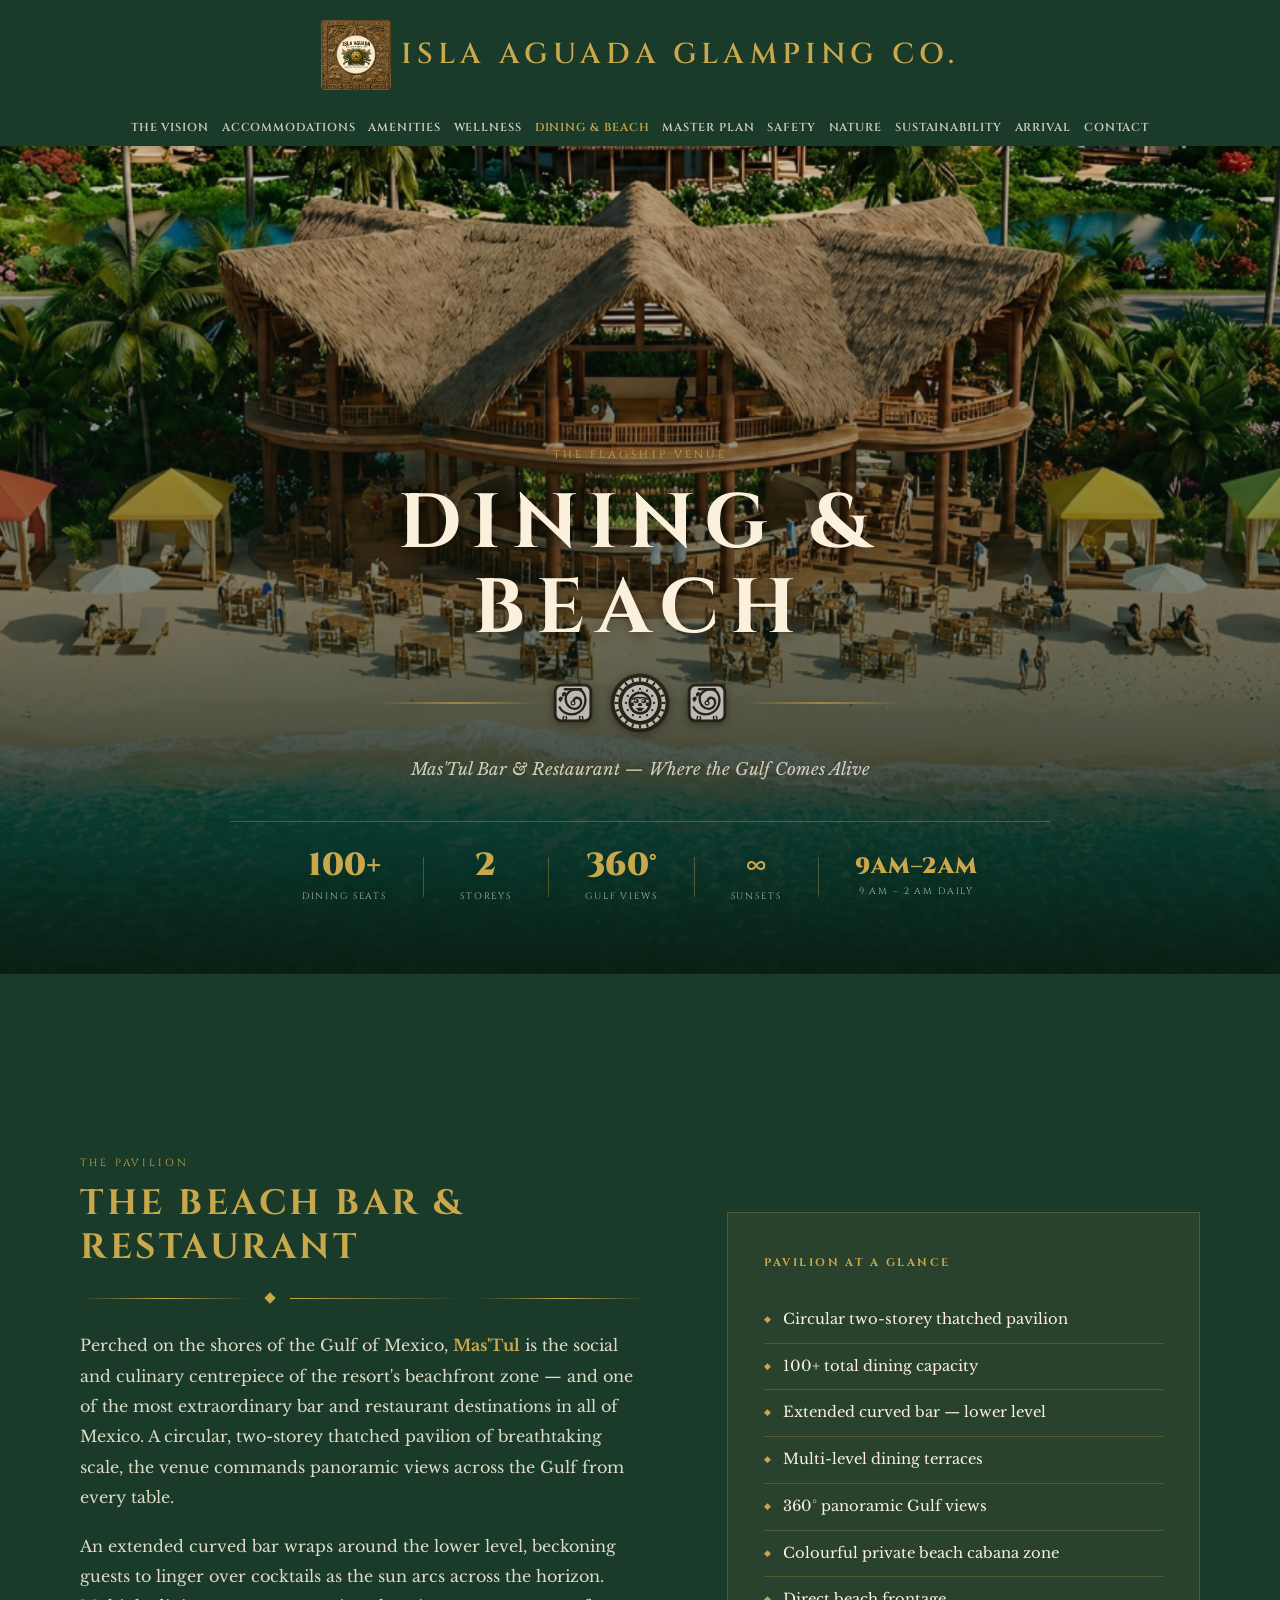
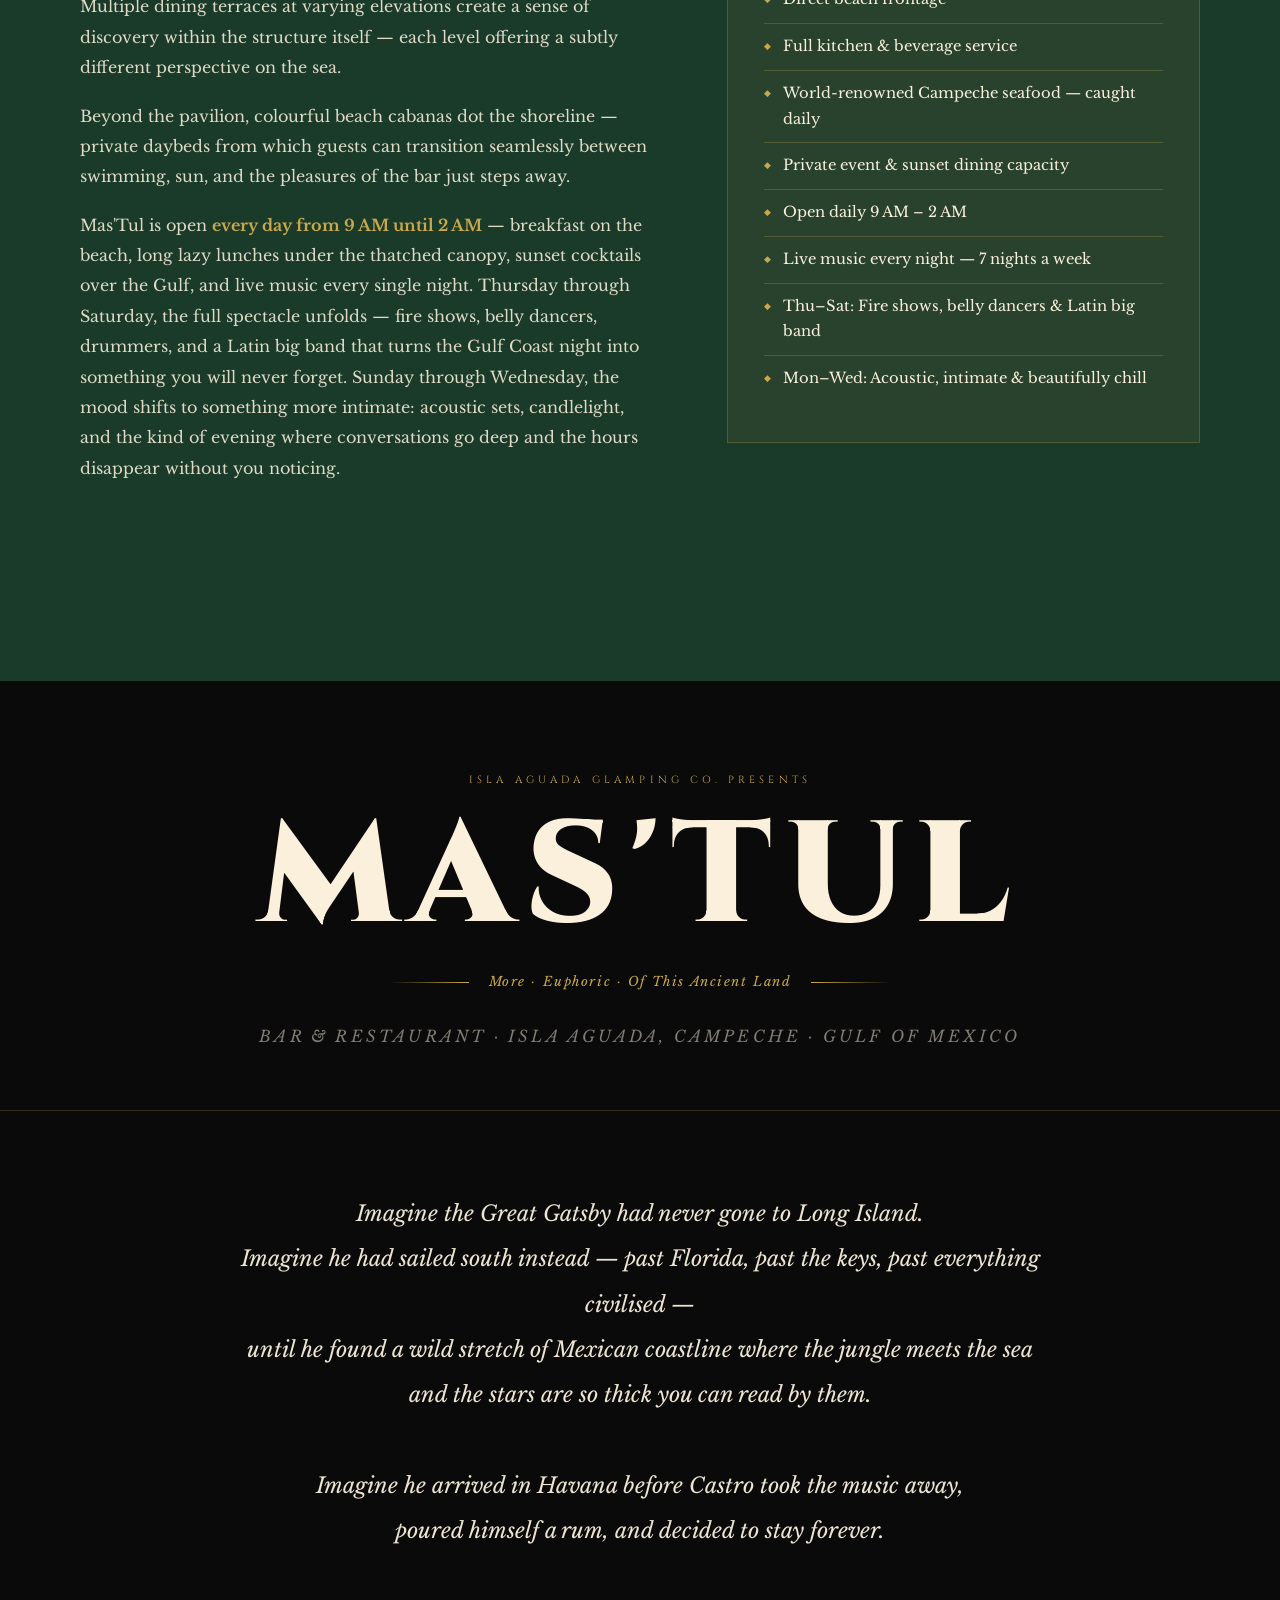
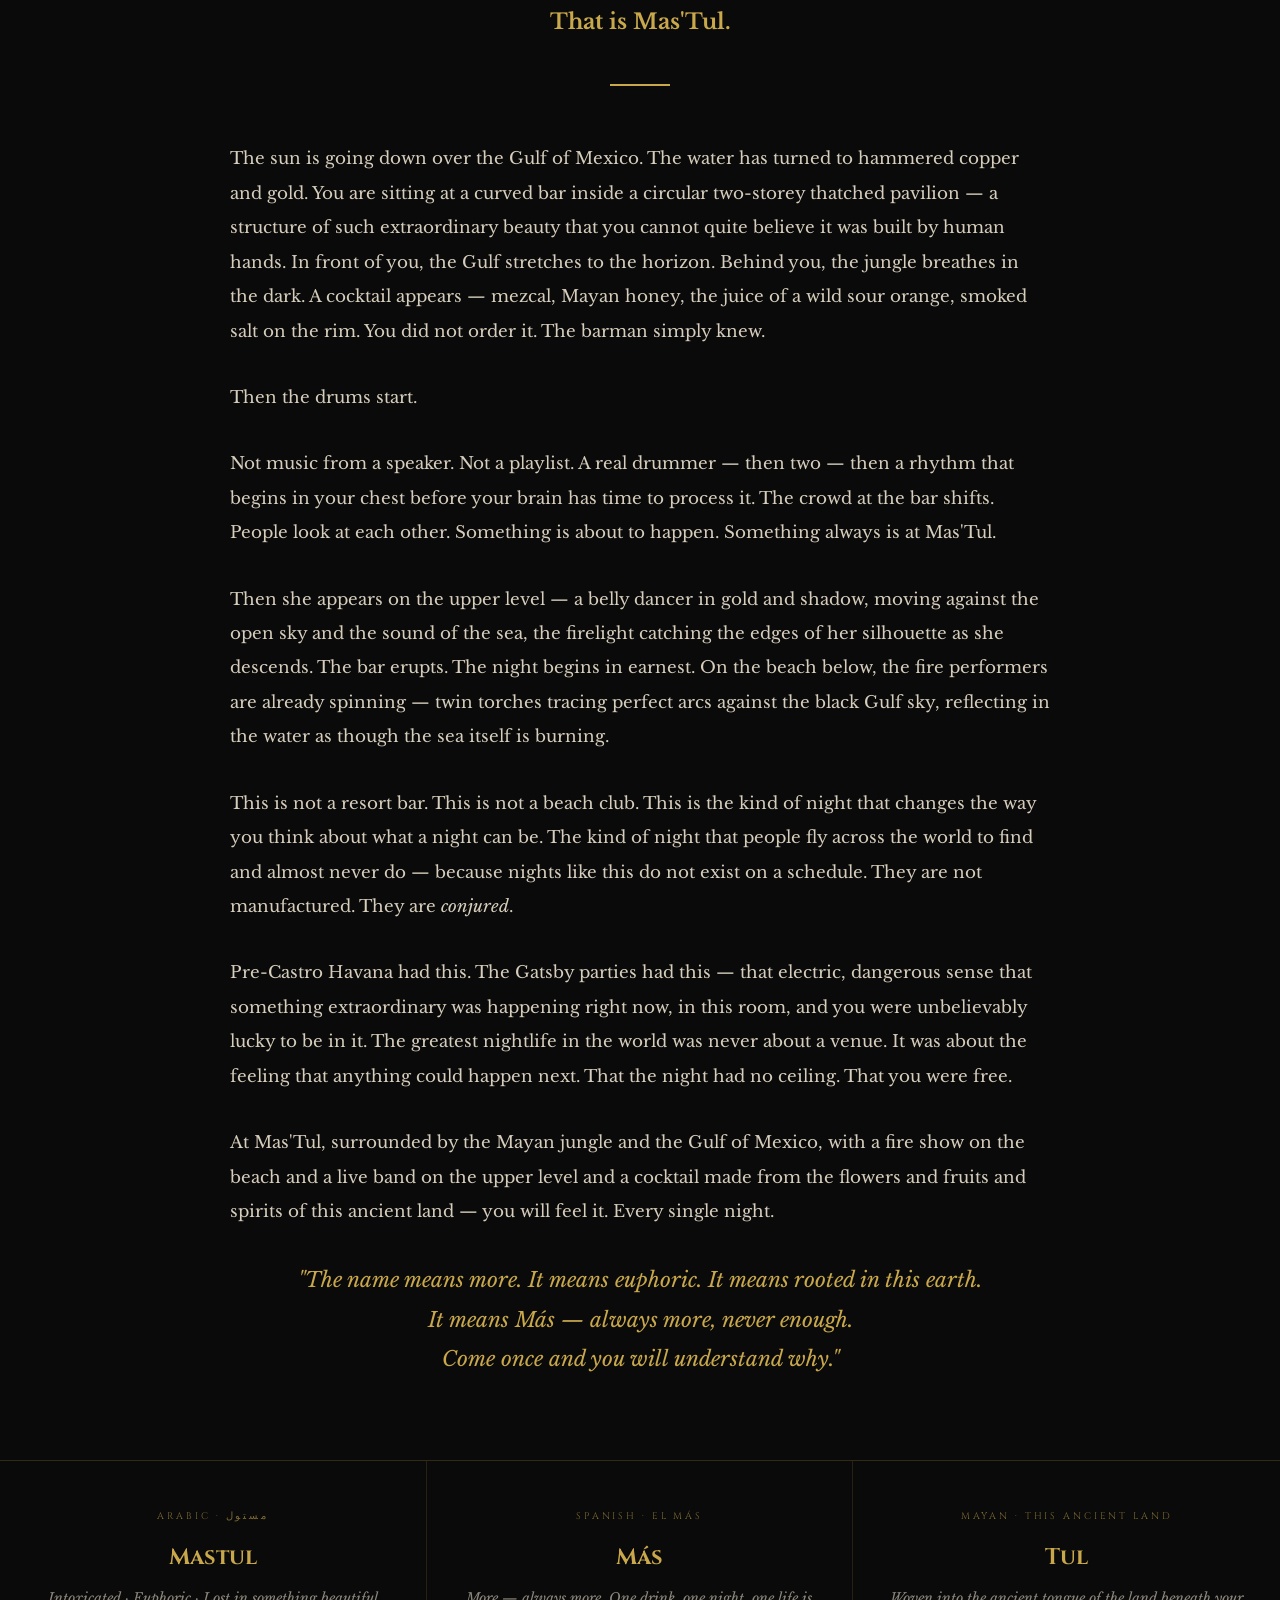
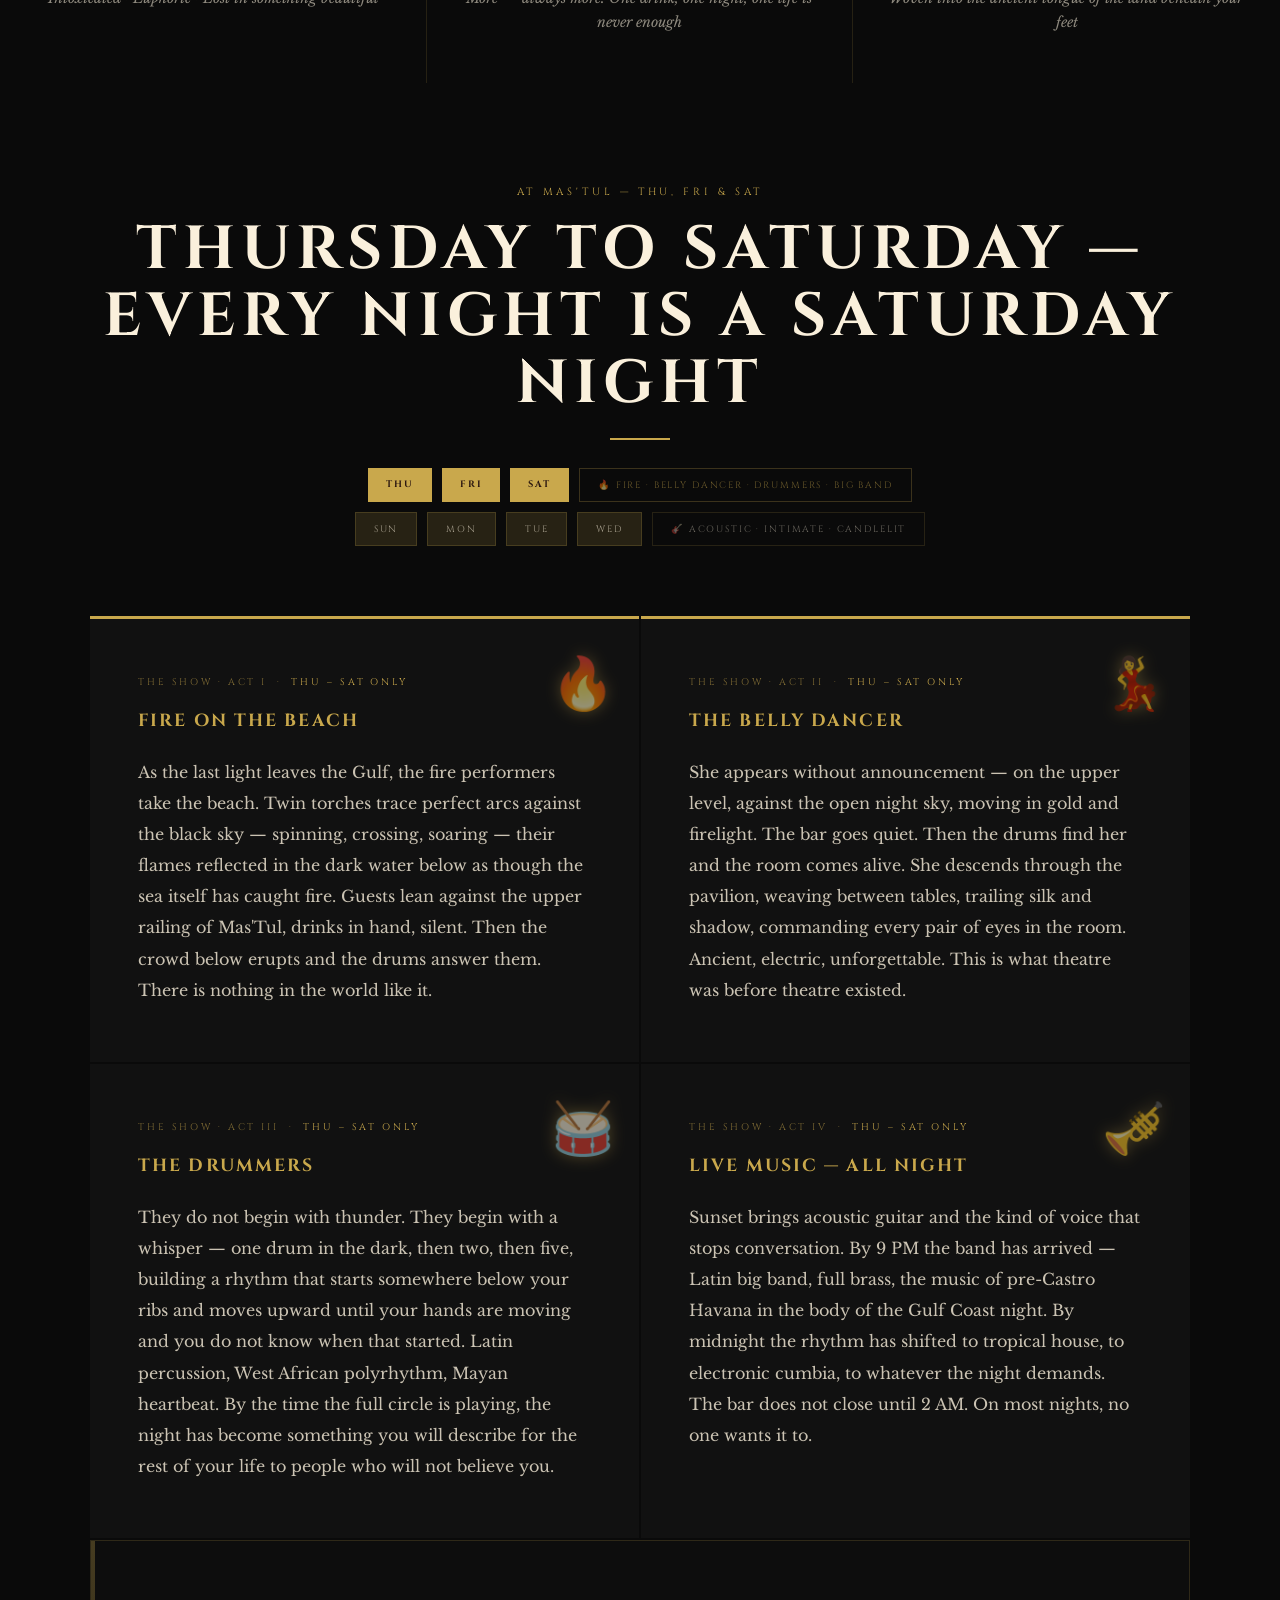
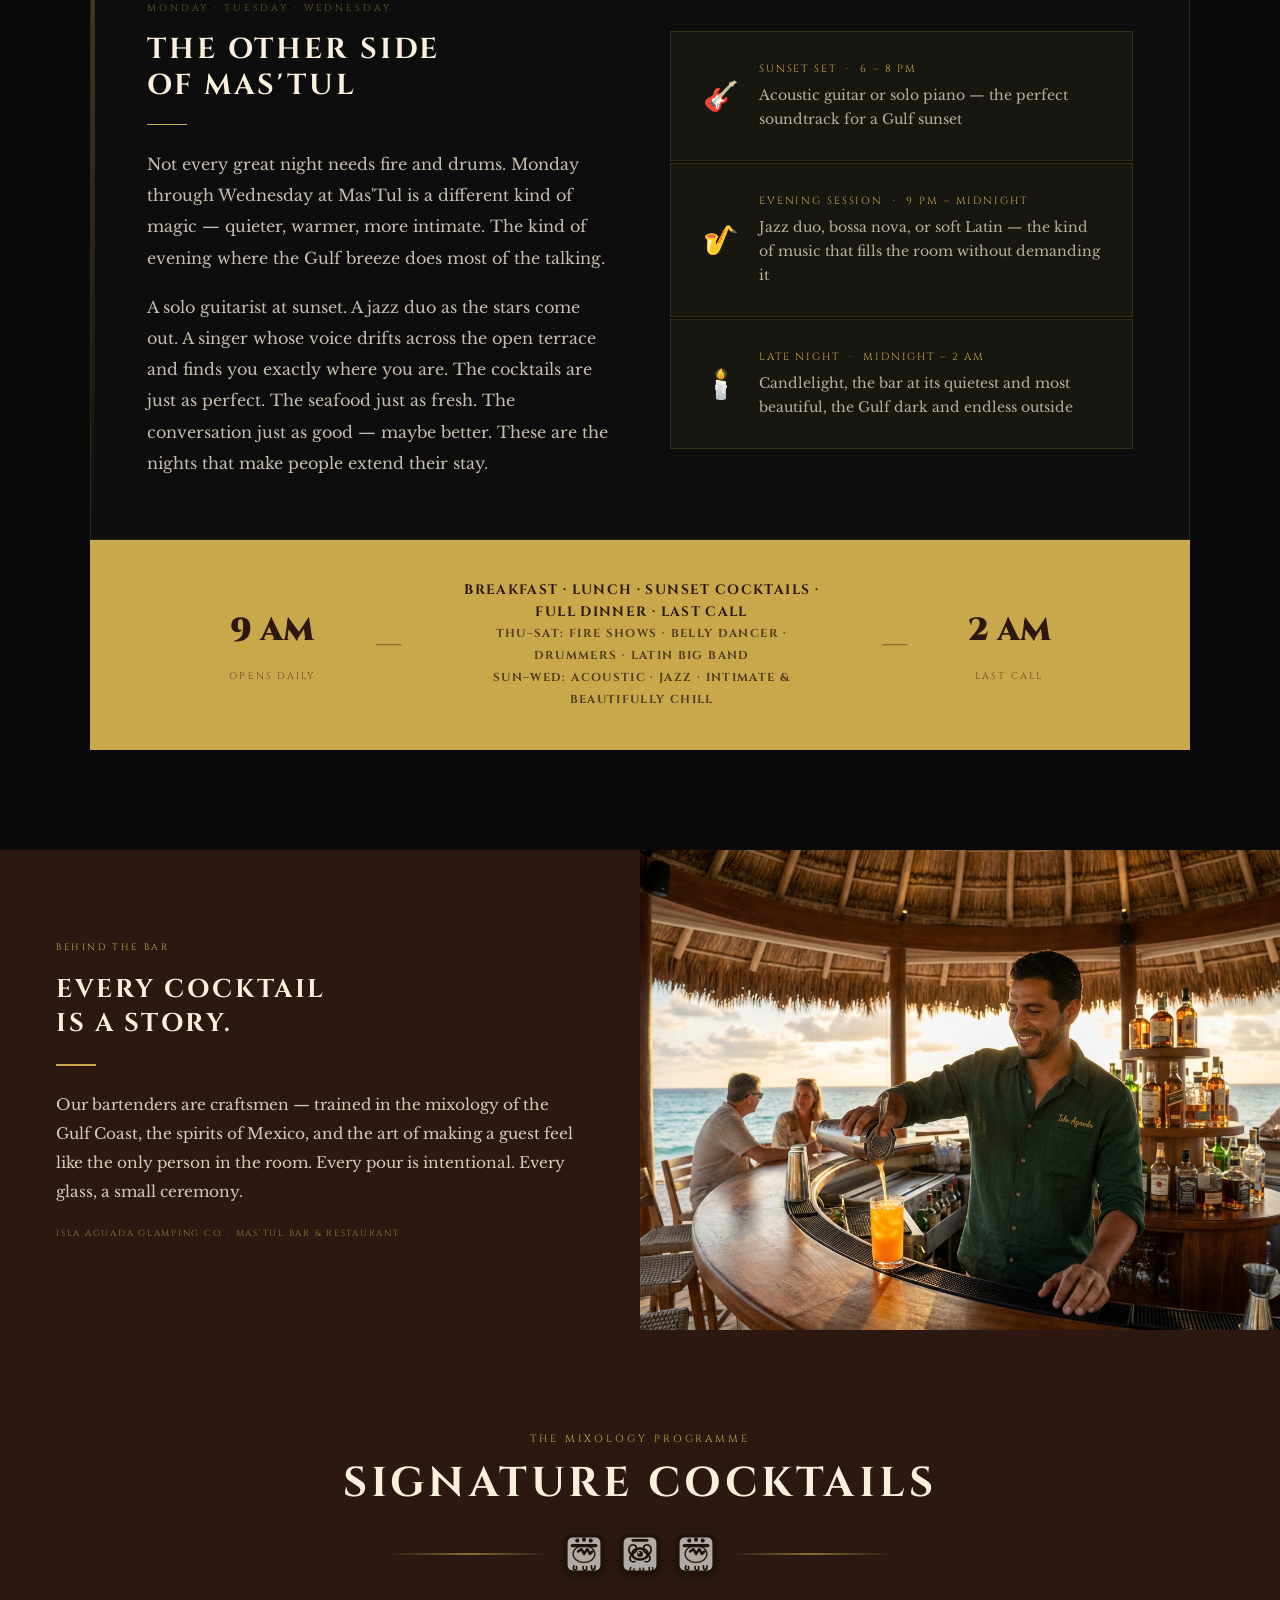
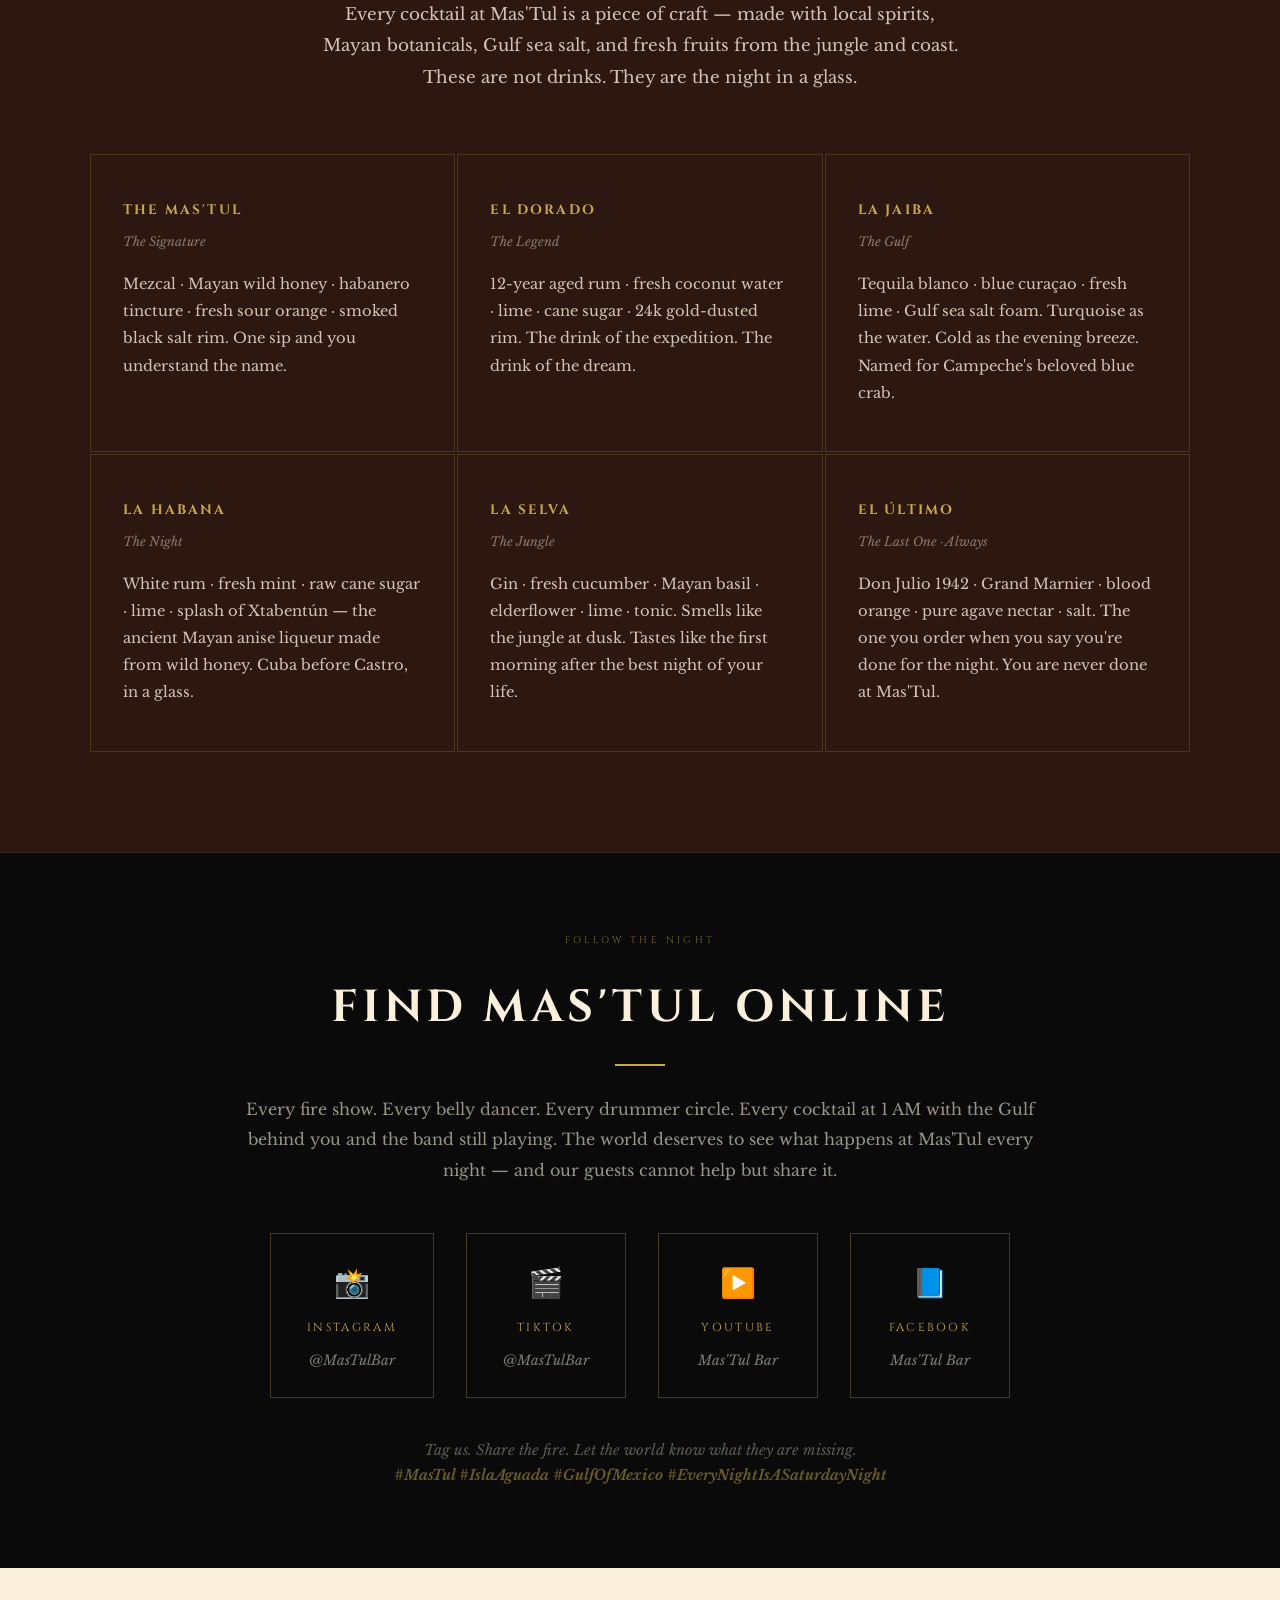
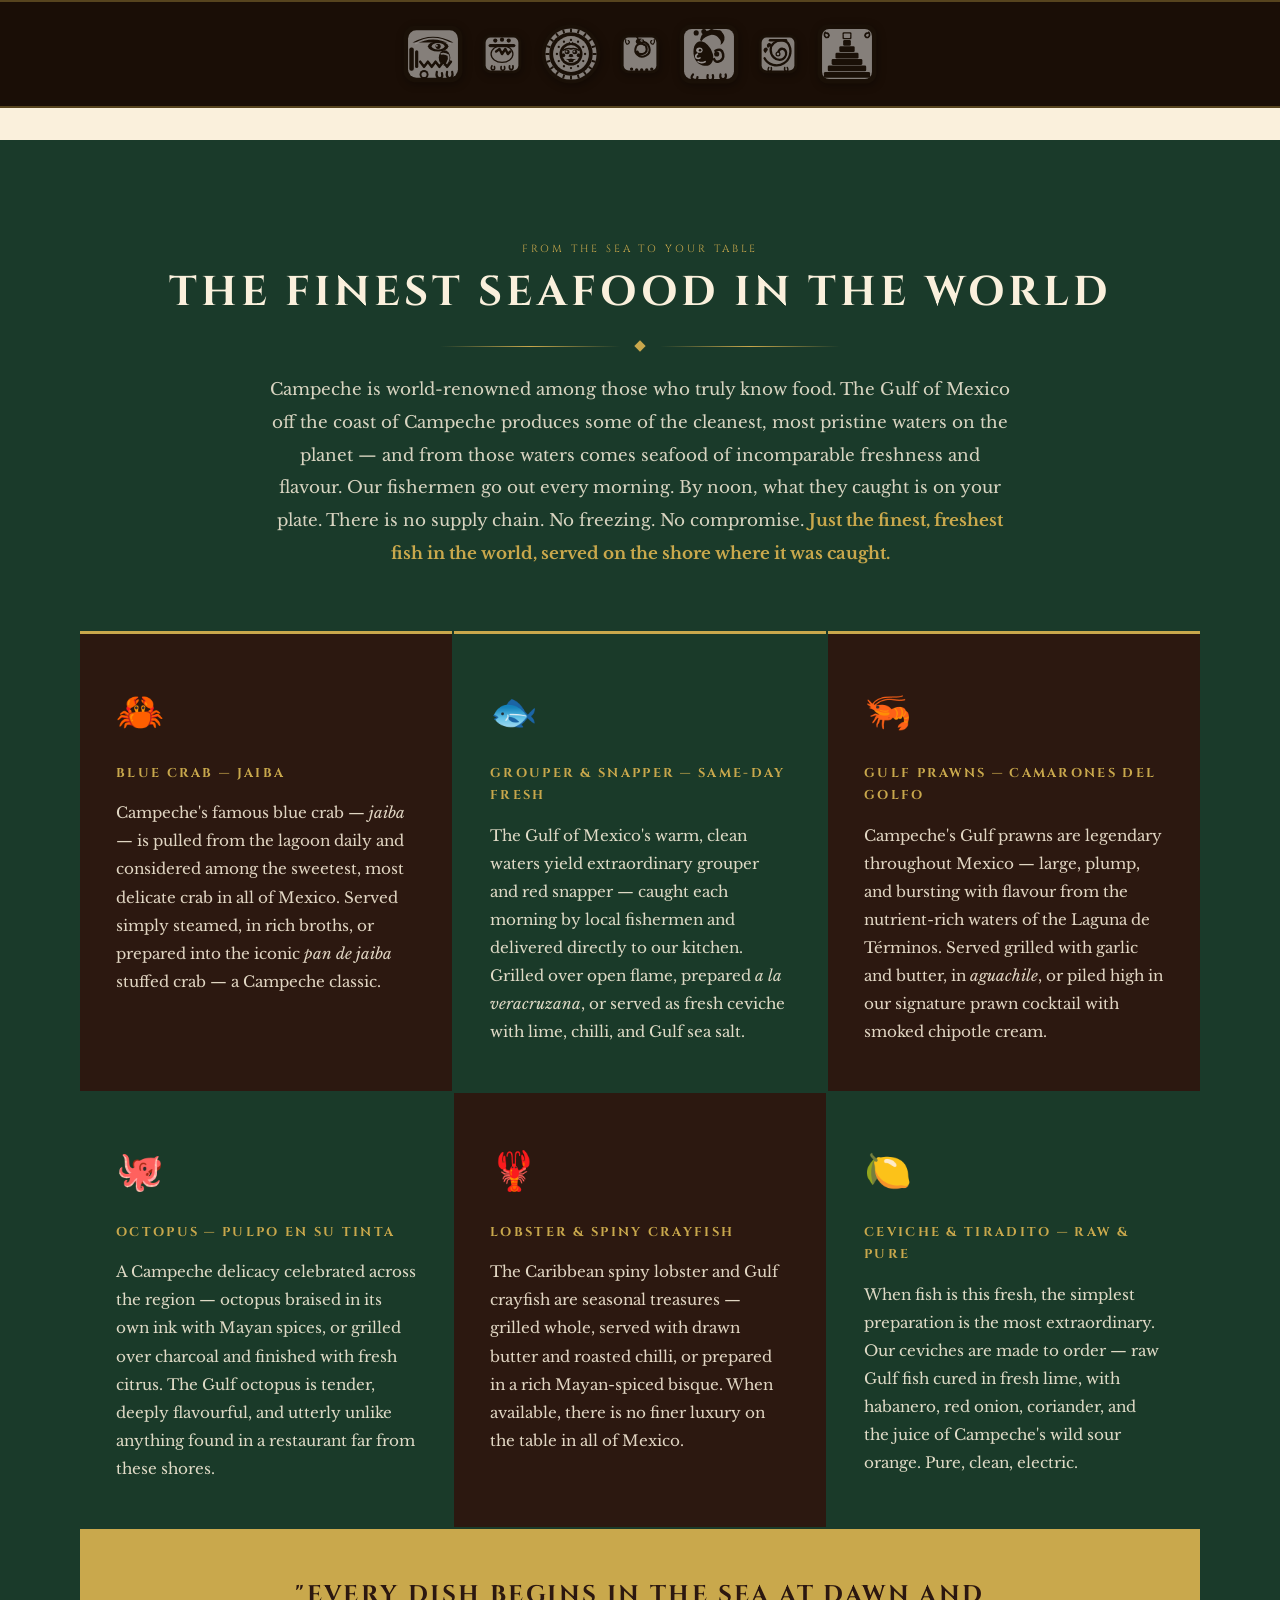
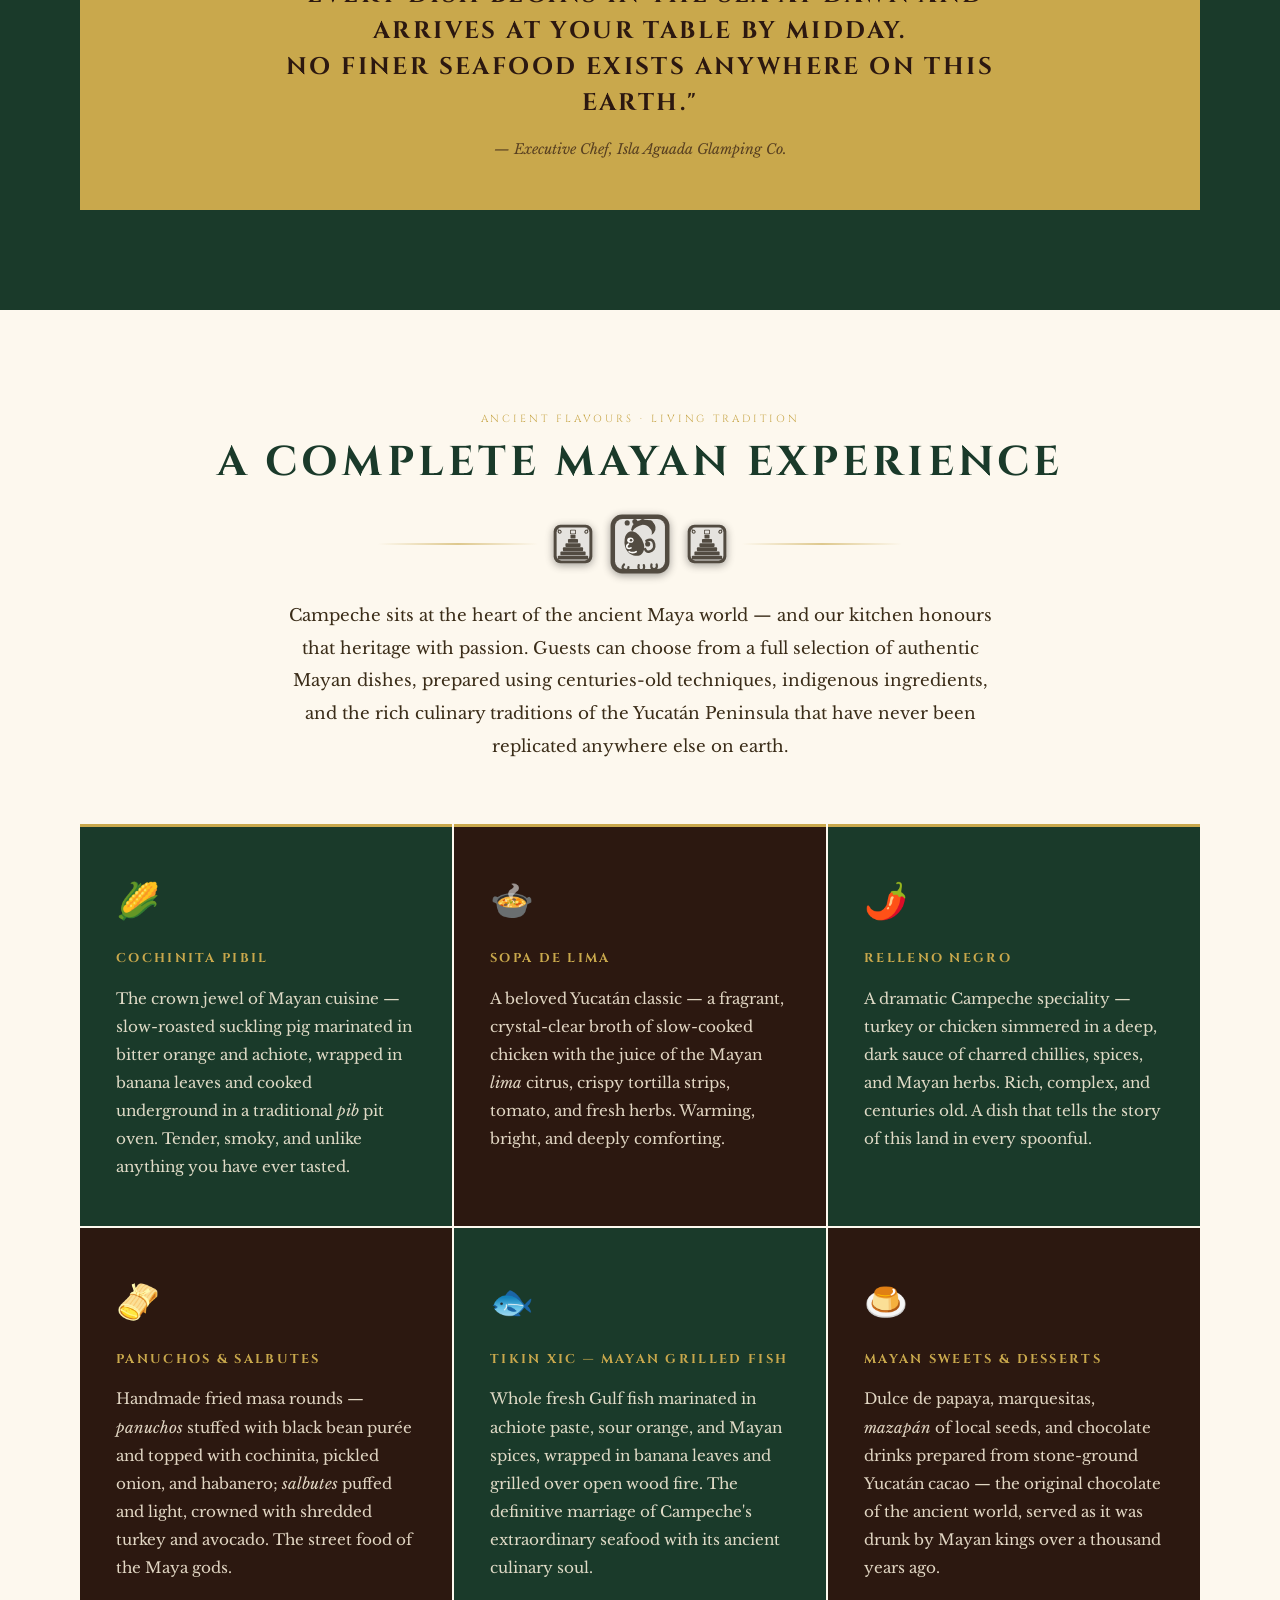
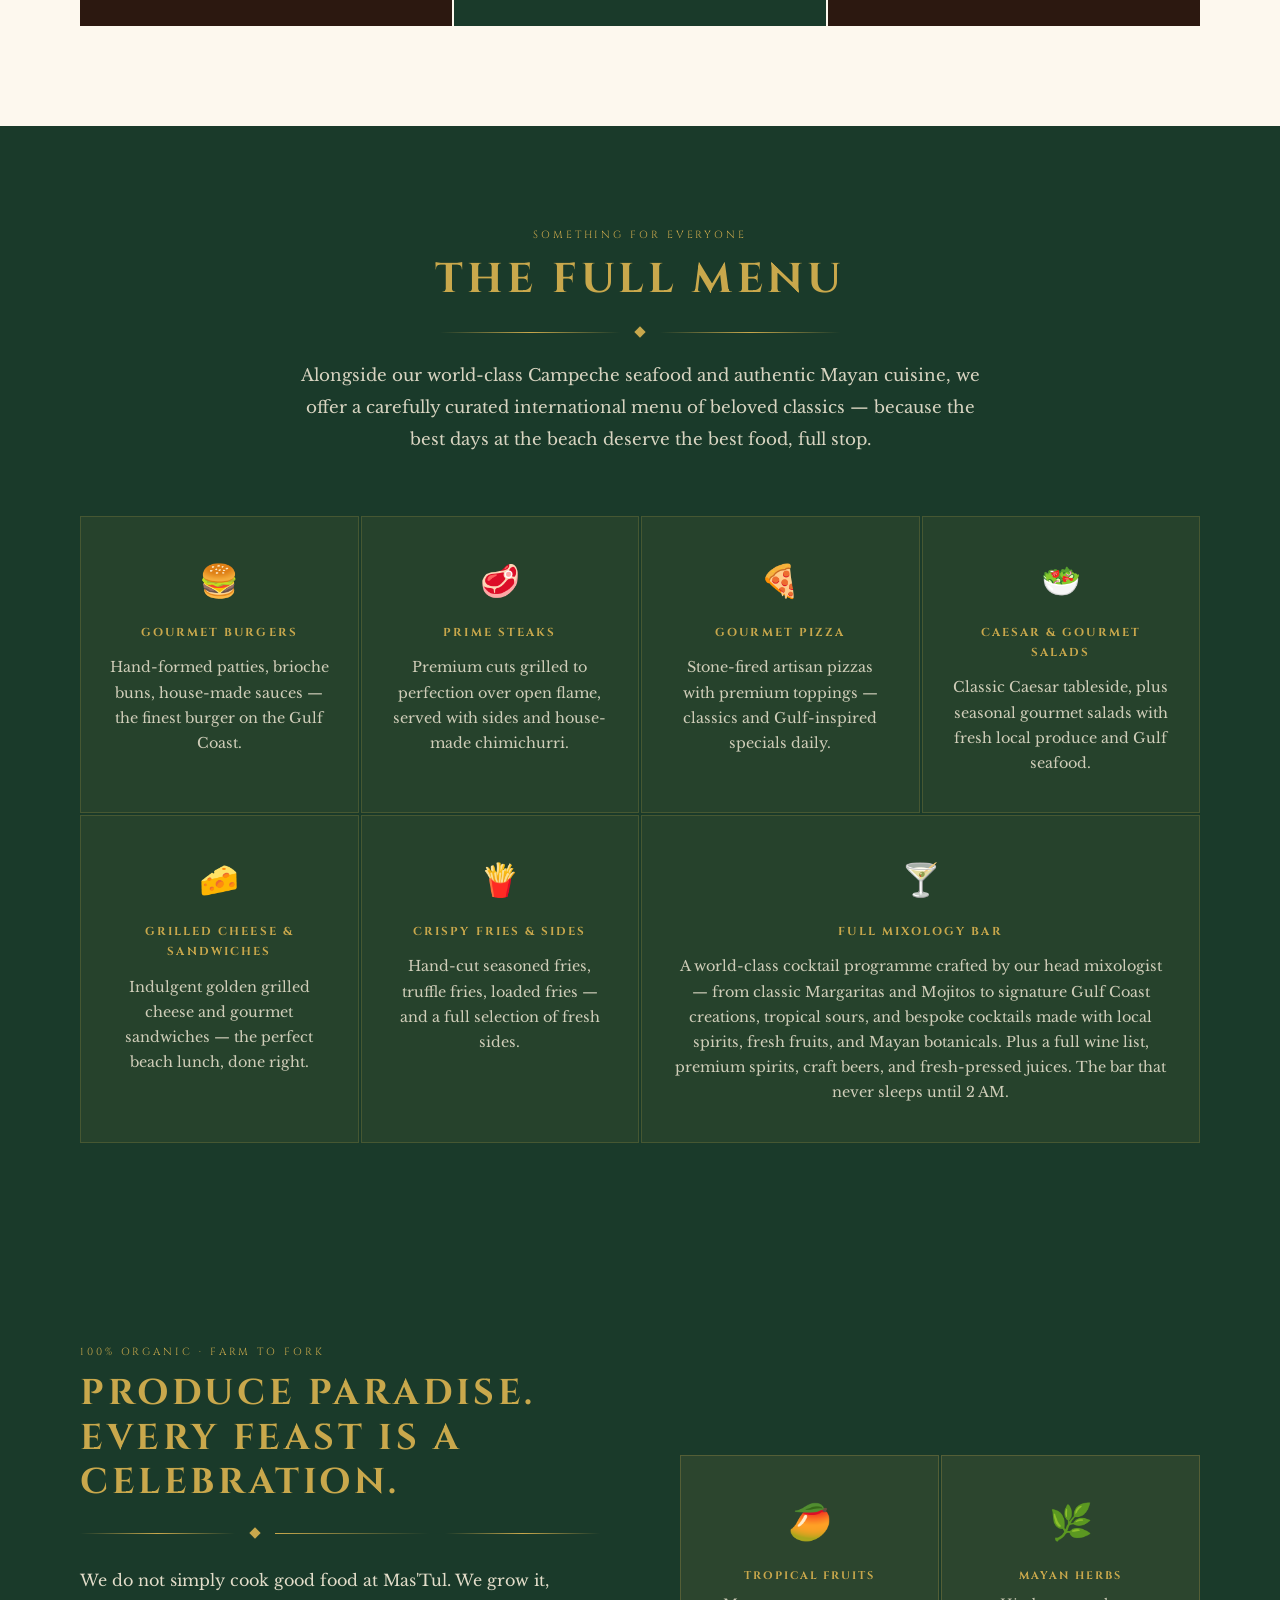
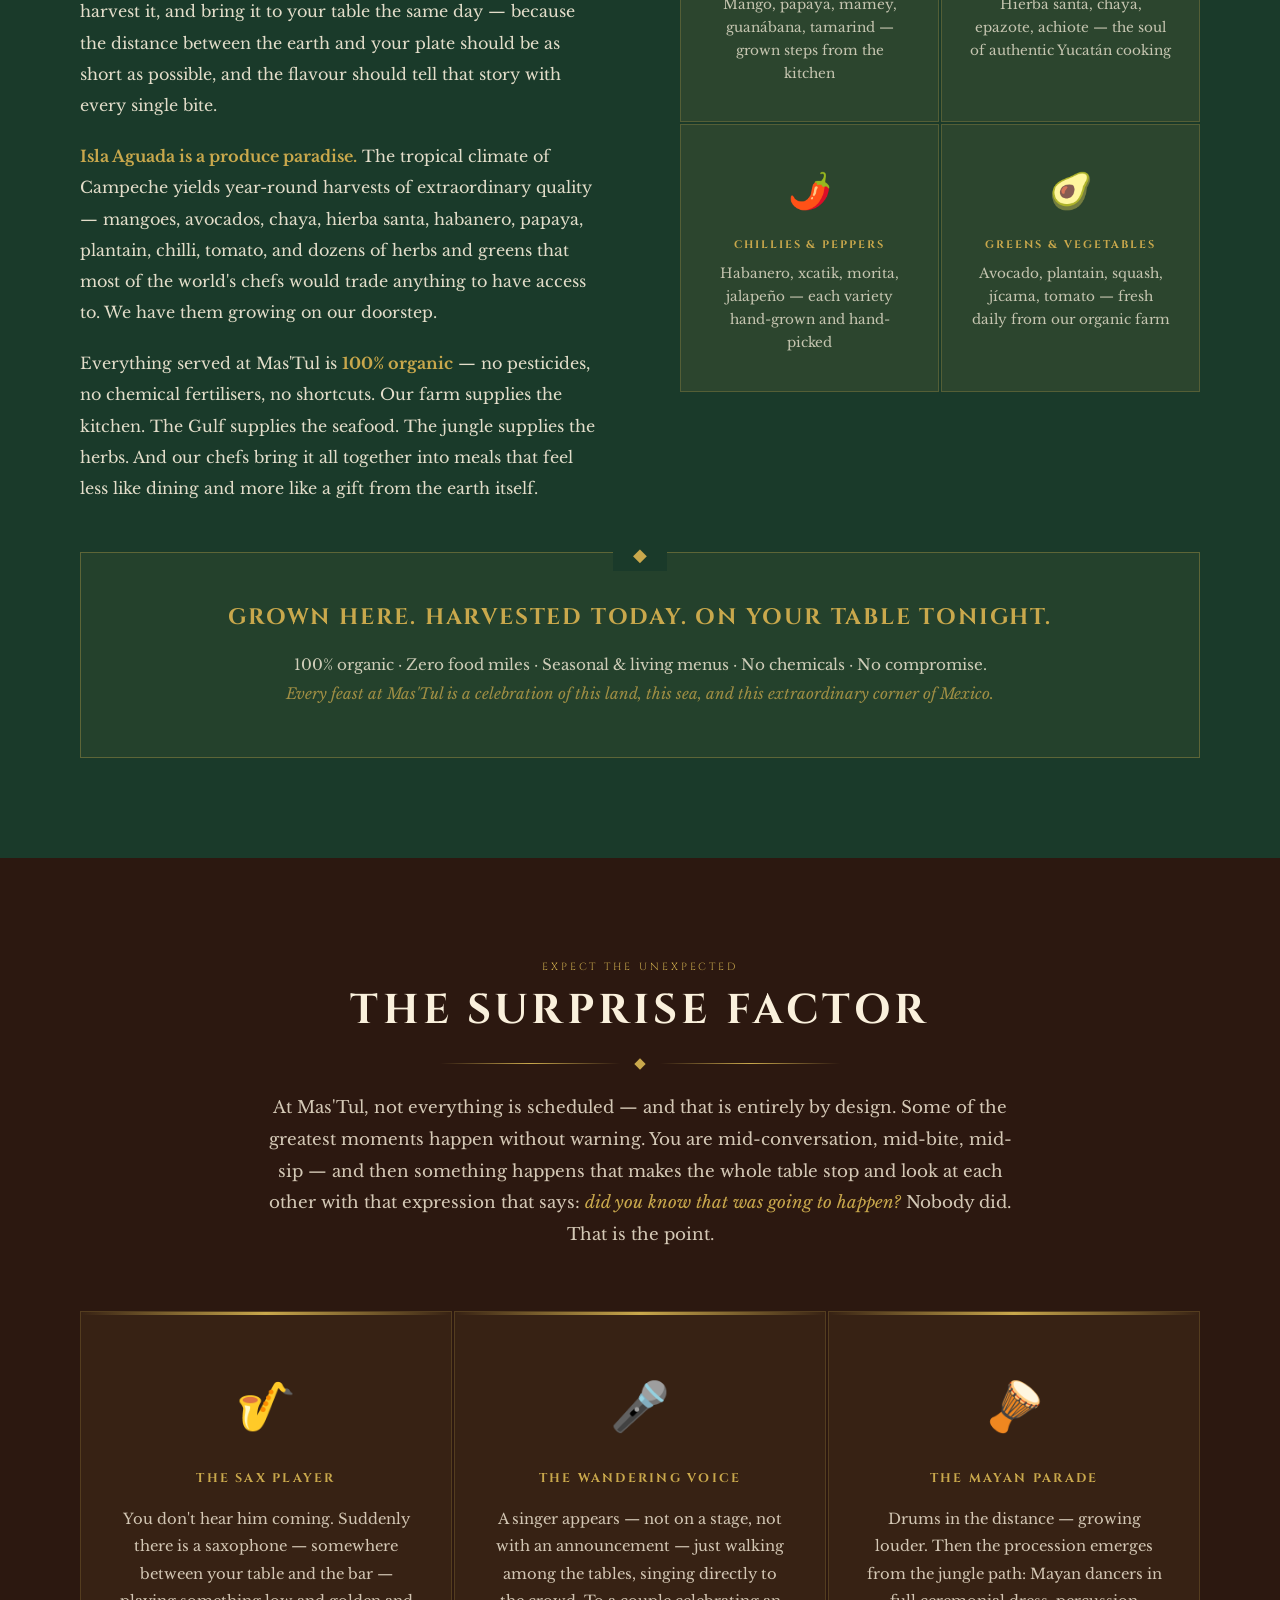
<file: dining.html>
<!DOCTYPE html>
<html lang="en">
<head>
  <meta charset="UTF-8" />
  <meta name="viewport" content="width=device-width, initial-scale=1.0" />
  <title>Dining &amp; Beach — Isla Aguada Glamping Co.</title>
  <meta name="description" content="Mas'Tul Bar &amp; Restaurant at Isla Aguada Glamping Co. — open 9 AM to 2 AM daily. Thu–Sat: fire shows, belly dancers, drummers &amp; Latin big band. Sun–Wed: acoustic, jazz &amp; intimate live music. World-class Campeche seafood &amp; Mayan cuisine on the Gulf of Mexico." />
  <link rel="stylesheet" href="css/style.css" />
  <link rel="stylesheet" href="css/responsive-patch.css" />
  <link rel="stylesheet" href="css/mayan-glyphs.css" />
</head>
<body>

  <!-- ===== NAVIGATION ===== -->
  <nav class="site-nav" role="navigation" aria-label="Main navigation">
    <div class="nav-row-1">
      <a href="index.html" class="nav-logo" aria-label="Isla Aguada Glamping Co. Home">
        <img src="images/brand-stone-panel.png" alt="Isla Aguada Glamping Co. Logo" /><span class="nav-logo-text">Isla Aguada Glamping Co.</span>
        
      </a>
      <button class="nav-toggle" id="navToggle" aria-expanded="false" aria-label="Toggle navigation">
        <span></span><span></span><span></span>
      </button>
    </div>
    <div class="nav-row-2">
      <ul class="nav-links" id="navLinks" role="list">
        <li><a href="vision.html">The Vision</a></li>
        <li><a href="accommodations.html">Accommodations</a></li>
        <li><a href="amenities.html">Amenities</a></li>
        <li><a href="wellness.html">Wellness</a></li>
        <li><a href="dining.html" class="active">Dining &amp; Beach</a></li>
        <li><a href="masterplan.html">Master Plan</a></li>
        <li><a href="safety.html">Safety</a></li>
        <li><a href="nature.html">Nature</a></li>
        <li><a href="sustainability.html">Sustainability</a></li>
        <li><a href="arrival.html">Arrival</a></li>
        <li><a href="contact.html">Contact</a></li>
      </ul>
    </div>
  </nav>

  <!-- ===== MAIN ===== -->
  <main class="page-wrap" style="padding-top:0;">

    <!-- PAGE HERO — full bleed, tall, cinematic -->
    <section class="dining-hero" aria-label="Dining and Beach page hero">
      <div class="dining-hero-bg" role="img" aria-label="Mas'Tul Bar and Restaurant at Isla Aguada Glamping Co."></div>
      <div class="dining-hero-overlay"></div>
      <div class="dining-hero-content">
        <span class="section-tag" style="font-size:0.68rem; margin-bottom:18px; display:block;">The Flagship Venue</span>
        <h1>Dining &amp; Beach</h1>
        <div class="mayan-divider" style="margin: 20px auto;">
          <span class="mayan-glyph mayan-glyph--gold mayan-glyph--sm mayan-glyph--carved" data-glyph="feather_spiral"></span>
          <span class="mayan-glyph mayan-glyph--gold mayan-glyph--md mayan-glyph--carved" data-glyph="sun_face"></span>
          <span class="mayan-glyph mayan-glyph--gold mayan-glyph--sm mayan-glyph--carved" data-glyph="feather_spiral"></span>
        </div>
        <p>Mas'Tul Bar &amp; Restaurant — Where the Gulf Comes Alive</p>
        <!-- Stats strip inside hero -->
        <div class="dining-hero-stats">
          <div class="dhs-item">
            <span class="dhs-number">100+</span>
            <span class="dhs-label">Dining Seats</span>
          </div>
          <div class="dhs-divider"></div>
          <div class="dhs-item">
            <span class="dhs-number">2</span>
            <span class="dhs-label">Storeys</span>
          </div>
          <div class="dhs-divider"></div>
          <div class="dhs-item">
            <span class="dhs-number">360°</span>
            <span class="dhs-label">Gulf Views</span>
          </div>
          <div class="dhs-divider"></div>
          <div class="dhs-item">
            <span class="dhs-number">∞</span>
            <span class="dhs-label">Sunsets</span>
          </div>
          <div class="dhs-divider"></div>
          <div class="dhs-item">
            <span class="dhs-number" style="font-size:1.4rem; letter-spacing:0.05em;">9AM–2AM</span>
            <span class="dhs-label">9 AM – 2 AM Daily</span>
          </div>
        </div>
      </div>
    </section>

    <!-- BEACH BAR INFO — text left, specs right, on dark mahogany -->
    <section class="section section--dark" id="beach-bar-info">
      <div class="dining-info">
        <div class="dining-text">
          <span class="section-tag">The Pavilion</span>
          <h2>The Beach Bar &amp; Restaurant</h2>
          <div class="gold-divider" style="justify-content: flex-start; margin-bottom: 28px;">
            <div class="diamond"></div>
            <div style="flex:1; max-width:180px; height:1px; background: linear-gradient(to right, var(--aged-gold), transparent);"></div>
          </div>
          <p>
            Perched on the shores of the Gulf of Mexico, <strong style="color:var(--aged-gold);">Mas'Tul</strong> is the social and culinary centrepiece of the resort's beachfront zone — and one of the most extraordinary bar and restaurant destinations in all of Mexico.
            A circular, two-storey thatched pavilion of breathtaking scale, the venue commands
            panoramic views across the Gulf from every table.
          </p>
          <p>
            An extended curved bar wraps around the lower level, beckoning guests to linger over
            cocktails as the sun arcs across the horizon. Multiple dining terraces at varying
            elevations create a sense of discovery within the structure itself —
            each level offering a subtly different perspective on the sea.
          </p>
          <p>
            Beyond the pavilion, colourful beach cabanas dot the shoreline — private daybeds
            from which guests can transition seamlessly between swimming, sun, and the pleasures
            of the bar just steps away.
          </p>
          <p>
            Mas'Tul is open <strong style="color:var(--aged-gold);">every day from 9 AM until 2 AM</strong> — breakfast on the beach, long lazy lunches under the thatched canopy, sunset cocktails over the Gulf, and live music every single night. Thursday through Saturday, the full spectacle unfolds — fire shows, belly dancers, drummers, and a Latin big band that turns the Gulf Coast night into something you will never forget. Sunday through Wednesday, the mood shifts to something more intimate: acoustic sets, candlelight, and the kind of evening where conversations go deep and the hours disappear without you noticing.
          </p>
        </div>

        <div style="display:flex; flex-direction:column; gap:0;">
          <div style="background:rgba(201,168,76,0.08); border:1px solid rgba(201,168,76,0.25); padding:40px 36px;">
            <h3 style="font-family:var(--font-heading); font-size:0.7rem; letter-spacing:0.22em; text-transform:uppercase; color:var(--aged-gold); margin-bottom:24px;">Pavilion At a Glance</h3>
            <ul class="feature-list" style="color:var(--parchment);">
              <li>Circular two-storey thatched pavilion</li>
              <li>100+ total dining capacity</li>
              <li>Extended curved bar — lower level</li>
              <li>Multi-level dining terraces</li>
              <li>360° panoramic Gulf views</li>
              <li>Colourful private beach cabana zone</li>
              <li>Direct beach frontage</li>
              <li>Full kitchen &amp; beverage service</li>
              <li>World-renowned Campeche seafood — caught daily</li>
              <li>Private event &amp; sunset dining capacity</li>
              <li>Open daily 9 AM – 2 AM</li>
              <li>Live music every night — 7 nights a week</li>
              <li>Thu–Sat: Fire shows, belly dancers &amp; Latin big band</li>
              <li>Mon–Wed: Acoustic, intimate &amp; beautifully chill</li>
            </ul>
          </div>
        </div>
      </div>
    </section>

    <!-- MAS'TUL IDENTITY SECTION -->
    <section id="mastul" style="background-color: #0a0a0a; padding: 0;">

      <!-- Name reveal -->
      <div style="text-align: center; padding: 90px 40px 60px; border-bottom: 1px solid rgba(201,168,76,0.2);">
        <span style="font-family: var(--font-heading); font-size: 0.65rem; letter-spacing: 0.4em; text-transform: uppercase; color: var(--aged-gold); display: block; margin-bottom: 24px;">Isla Aguada Glamping Co. Presents</span>
        <h2 style="font-family: var(--font-heading); font-size: clamp(4rem, 12vw, 9rem); font-weight: 900; color: var(--parchment); letter-spacing: 0.08em; text-transform: uppercase; line-height: 0.9; margin-bottom: 16px;">Mas'Tul</h2>
        <div style="display: flex; align-items: center; justify-content: center; gap: 20px; margin: 28px 0;">
          <div style="height: 1px; width: 80px; background: linear-gradient(to right, transparent, var(--aged-gold));"></div>
          <span style="font-family: var(--font-body); font-size: 0.82rem; color: var(--aged-gold); font-style: italic; letter-spacing: 0.12em;">More · Euphoric · Of This Ancient Land</span>
          <div style="height: 1px; width: 80px; background: linear-gradient(to left, transparent, var(--aged-gold));"></div>
        </div>
        <p style="font-family: var(--font-body); font-size: 1rem; color: rgba(250,240,220,0.5); letter-spacing: 0.2em; text-transform: uppercase; font-style: italic;">Bar &amp; Restaurant · Isla Aguada, Campeche · Gulf of Mexico</p>
      </div>

      <!-- THE GREAT NARRATIVE -->
      <div style="max-width: 900px; margin: 0 auto; padding: 80px 40px;">

        <p style="font-family: var(--font-body); font-size: clamp(1.1rem, 2.2vw, 1.35rem); color: rgba(250,240,220,0.95); line-height: 2.1; margin-bottom: 40px; text-align: center; font-style: italic;">
          Imagine the Great Gatsby had never gone to Long Island.<br>
          Imagine he had sailed south instead — past Florida, past the keys, past everything civilised —<br>
          until he found a wild stretch of Mexican coastline where the jungle meets the sea<br>
          and the stars are so thick you can read by them.<br><br>
          Imagine he arrived in Havana before Castro took the music away,<br>
          poured himself a rum, and decided to stay forever.<br><br>
          <strong style="color: var(--aged-gold); font-style: normal;">That is Mas'Tul.</strong>
        </p>

        <div style="width: 60px; height: 2px; background: var(--aged-gold); margin: 0 auto 56px;"></div>

        <p style="font-family: var(--font-body); font-size: 1.05rem; color: rgba(250,240,220,0.85); line-height: 2.05; margin-bottom: 32px;">
          The sun is going down over the Gulf of Mexico. The water has turned to hammered copper and gold. 
          You are sitting at a curved bar inside a circular two-storey thatched pavilion — 
          a structure of such extraordinary beauty that you cannot quite believe it was built by human hands. 
          In front of you, the Gulf stretches to the horizon. Behind you, the jungle breathes in the dark. 
          A cocktail appears — mezcal, Mayan honey, the juice of a wild sour orange, smoked salt on the rim. 
          You did not order it. The barman simply knew.
        </p>

        <p style="font-family: var(--font-body); font-size: 1.05rem; color: rgba(250,240,220,0.85); line-height: 2.05; margin-bottom: 32px;">
          Then the drums start.
        </p>

        <p style="font-family: var(--font-body); font-size: 1.05rem; color: rgba(250,240,220,0.85); line-height: 2.05; margin-bottom: 32px;">
          Not music from a speaker. Not a playlist. A real drummer — then two — 
          then a rhythm that begins in your chest before your brain has time to process it. 
          The crowd at the bar shifts. People look at each other. Something is about to happen. 
          Something always is at Mas'Tul.
        </p>

        <p style="font-family: var(--font-body); font-size: 1.05rem; color: rgba(250,240,220,0.85); line-height: 2.05; margin-bottom: 32px;">
          Then she appears on the upper level — a belly dancer in gold and shadow, 
          moving against the open sky and the sound of the sea, 
          the firelight catching the edges of her silhouette as she descends. 
          The bar erupts. The night begins in earnest. 
          On the beach below, the fire performers are already spinning — 
          twin torches tracing perfect arcs against the black Gulf sky, 
          reflecting in the water as though the sea itself is burning.
        </p>

        <p style="font-family: var(--font-body); font-size: 1.05rem; color: rgba(250,240,220,0.85); line-height: 2.05; margin-bottom: 32px;">
          This is not a resort bar. This is not a beach club. 
          This is the kind of night that changes the way you think about what a night can be. 
          The kind of night that people fly across the world to find and almost never do — 
          because nights like this do not exist on a schedule. 
          They are not manufactured. They are <em>conjured</em>.
        </p>

        <p style="font-family: var(--font-body); font-size: 1.05rem; color: rgba(250,240,220,0.85); line-height: 2.05; margin-bottom: 32px;">
          Pre-Castro Havana had this. The Gatsby parties had this — that electric, 
          dangerous sense that something extraordinary was happening right now, 
          in this room, and you were unbelievably lucky to be in it. 
          The greatest nightlife in the world was never about a venue. 
          It was about the feeling that anything could happen next. 
          That the night had no ceiling. That you were free.
        </p>

        <p style="font-family: var(--font-body); font-size: 1.05rem; color: rgba(250,240,220,0.85); line-height: 2.05; margin-bottom: 32px;">
          At Mas'Tul, surrounded by the Mayan jungle and the Gulf of Mexico, 
          with a fire show on the beach and a live band on the upper level 
          and a cocktail made from the flowers and fruits and spirits of this ancient land — 
          you will feel it. Every single night.
        </p>

        <p style="font-family: var(--font-body); font-size: clamp(1.1rem, 2vw, 1.3rem); color: var(--aged-gold); line-height: 1.9; text-align: center; font-style: italic; margin-bottom: 0;">
          "The name means more. It means euphoric. It means rooted in this earth.<br>
          It means <em>Más</em> — always more, never enough.<br>
          Come once and you will understand why."
        </p>

      </div>

      <!-- Name etymology strip -->
      <div style="display: grid; grid-template-columns: repeat(3, 1fr); border-top: 1px solid rgba(201,168,76,0.2);">
        <div style="padding: 48px 36px; text-align: center; border-right: 1px solid rgba(201,168,76,0.15);">
          <span style="font-family: var(--font-heading); font-size: 0.6rem; letter-spacing: 0.3em; text-transform: uppercase; color: rgba(201,168,76,0.6); display: block; margin-bottom: 12px;">Arabic · مستول</span>
          <span style="font-family: var(--font-heading); font-size: 1.4rem; font-weight: 700; color: var(--aged-gold); display: block; margin-bottom: 10px;">Mastul</span>
          <p style="font-size: 0.88rem; color: rgba(250,240,220,0.55); line-height: 1.7; font-style: italic;">Intoxicated · Euphoric · Lost in something beautiful</p>
        </div>
        <div style="padding: 48px 36px; text-align: center; border-right: 1px solid rgba(201,168,76,0.15);">
          <span style="font-family: var(--font-heading); font-size: 0.6rem; letter-spacing: 0.3em; text-transform: uppercase; color: rgba(201,168,76,0.6); display: block; margin-bottom: 12px;">Spanish · El Más</span>
          <span style="font-family: var(--font-heading); font-size: 1.4rem; font-weight: 700; color: var(--aged-gold); display: block; margin-bottom: 10px;">Más</span>
          <p style="font-size: 0.88rem; color: rgba(250,240,220,0.55); line-height: 1.7; font-style: italic;">More — always more. One drink, one night, one life is never enough</p>
        </div>
        <div style="padding: 48px 36px; text-align: center;">
          <span style="font-family: var(--font-heading); font-size: 0.6rem; letter-spacing: 0.3em; text-transform: uppercase; color: rgba(201,168,76,0.6); display: block; margin-bottom: 12px;">Mayan · This Ancient Land</span>
          <span style="font-family: var(--font-heading); font-size: 1.4rem; font-weight: 700; color: var(--aged-gold); display: block; margin-bottom: 10px;">Tul</span>
          <p style="font-size: 0.88rem; color: rgba(250,240,220,0.55); line-height: 1.7; font-style: italic;">Woven into the ancient tongue of the land beneath your feet</p>
        </div>
      </div>

    </section>

    <!-- MAS'TUL SHOWS & ENTERTAINMENT -->
    <section style="background-color: #0a0a0a; padding: 100px 40px;">
      <div style="max-width: 1100px; margin: 0 auto;">

        <div style="text-align: center; margin-bottom: 70px;">
          <span style="font-family: var(--font-heading); font-size: 0.65rem; letter-spacing: 0.35em; text-transform: uppercase; color: var(--aged-gold); display: block; margin-bottom: 16px;">At Mas'Tul — Thu, Fri &amp; Sat</span>
          <h2 style="font-family: var(--font-heading); font-size: clamp(2rem, 5vw, 3.8rem); font-weight: 700; color: var(--parchment); letter-spacing: 0.1em; text-transform: uppercase; line-height: 1.1; margin-bottom: 20px;">Thursday to Saturday —<br/>Every Night Is a Saturday Night</h2>
          <div style="width: 60px; height: 2px; background: var(--aged-gold); margin: 0 auto; margin-bottom: 28px;"></div>
          <!-- Weekly schedule pills -->
          <div style="display: flex; gap: 10px; justify-content: center; flex-wrap: wrap; margin-top: 8px;">
            <span style="font-family: var(--font-heading); font-size: 0.58rem; letter-spacing: 0.2em; text-transform: uppercase; background: var(--aged-gold); color: var(--dark-mahogany); padding: 8px 18px; font-weight: 700;">Thu</span>
            <span style="font-family: var(--font-heading); font-size: 0.58rem; letter-spacing: 0.2em; text-transform: uppercase; background: var(--aged-gold); color: var(--dark-mahogany); padding: 8px 18px; font-weight: 700;">Fri</span>
            <span style="font-family: var(--font-heading); font-size: 0.58rem; letter-spacing: 0.2em; text-transform: uppercase; background: var(--aged-gold); color: var(--dark-mahogany); padding: 8px 18px; font-weight: 700;">Sat</span>
            <span style="font-family: var(--font-heading); font-size: 0.58rem; letter-spacing: 0.2em; text-transform: uppercase; color: rgba(201,168,76,0.5); padding: 8px 18px; border: 1px solid rgba(201,168,76,0.25);">🔥 Fire · Belly Dancer · Drummers · Big Band</span>
          </div>
          <div style="display: flex; gap: 10px; justify-content: center; flex-wrap: wrap; margin-top: 10px; margin-bottom: 8px;">
            <span style="font-family: var(--font-heading); font-size: 0.58rem; letter-spacing: 0.2em; text-transform: uppercase; background: rgba(201,168,76,0.15); color: rgba(250,240,220,0.6); padding: 8px 18px; border: 1px solid rgba(201,168,76,0.2);">Sun</span>
            <span style="font-family: var(--font-heading); font-size: 0.58rem; letter-spacing: 0.2em; text-transform: uppercase; background: rgba(201,168,76,0.15); color: rgba(250,240,220,0.6); padding: 8px 18px; border: 1px solid rgba(201,168,76,0.2);">Mon</span>
            <span style="font-family: var(--font-heading); font-size: 0.58rem; letter-spacing: 0.2em; text-transform: uppercase; background: rgba(201,168,76,0.15); color: rgba(250,240,220,0.6); padding: 8px 18px; border: 1px solid rgba(201,168,76,0.2);">Tue</span>
            <span style="font-family: var(--font-heading); font-size: 0.58rem; letter-spacing: 0.2em; text-transform: uppercase; background: rgba(201,168,76,0.15); color: rgba(250,240,220,0.6); padding: 8px 18px; border: 1px solid rgba(201,168,76,0.2);">Wed</span>
            <span style="font-family: var(--font-heading); font-size: 0.58rem; letter-spacing: 0.2em; text-transform: uppercase; color: rgba(250,240,220,0.4); padding: 8px 18px; border: 1px solid rgba(201,168,76,0.15);">🎸 Acoustic · Intimate · Candlelit</span>
          </div>
        </div>

        <!-- Show cards grid -->
        <div style="display: grid; grid-template-columns: repeat(2, 1fr); gap: 2px; margin-bottom: 2px;">

          <div style="background-color: #111; padding: 56px 48px; border-top: 3px solid var(--aged-gold); position: relative; overflow: hidden;">
            <div style="position: absolute; top: 20px; right: 24px; font-size: 3.2rem; opacity: 0.55; filter: drop-shadow(0 0 8px rgba(201,168,76,0.6));">🔥</div>
            <span style="font-family: var(--font-heading); font-size: 0.6rem; letter-spacing: 0.3em; text-transform: uppercase; color: rgba(201,168,76,0.6); display: block; margin-bottom: 14px;">The Show · Act I &nbsp;·&nbsp; <span style="color: var(--aged-gold);">Thu – Sat Only</span></span>
            <h3 style="font-family: var(--font-heading); font-size: 1.1rem; letter-spacing: 0.12em; text-transform: uppercase; color: var(--aged-gold); margin-bottom: 20px;">Fire on the Beach</h3>
            <p style="font-size: 1rem; color: rgba(250,240,220,0.80); line-height: 1.95;">
              As the last light leaves the Gulf, the fire performers take the beach. 
              Twin torches trace perfect arcs against the black sky — 
              spinning, crossing, soaring — their flames reflected in the dark water below 
              as though the sea itself has caught fire. 
              Guests lean against the upper railing of Mas'Tul, drinks in hand, silent. 
              Then the crowd below erupts and the drums answer them. 
              There is nothing in the world like it.
            </p>
          </div>

          <div style="background-color: #111; padding: 56px 48px; border-top: 3px solid var(--aged-gold); position: relative; overflow: hidden;">
            <div style="position: absolute; top: 20px; right: 24px; font-size: 3.2rem; opacity: 0.55; filter: drop-shadow(0 0 8px rgba(201,168,76,0.6));">💃</div>
            <span style="font-family: var(--font-heading); font-size: 0.6rem; letter-spacing: 0.3em; text-transform: uppercase; color: rgba(201,168,76,0.6); display: block; margin-bottom: 14px;">The Show · Act II &nbsp;·&nbsp; <span style="color: var(--aged-gold);">Thu – Sat Only</span></span>
            <h3 style="font-family: var(--font-heading); font-size: 1.1rem; letter-spacing: 0.12em; text-transform: uppercase; color: var(--aged-gold); margin-bottom: 20px;">The Belly Dancer</h3>
            <p style="font-size: 1rem; color: rgba(250,240,220,0.80); line-height: 1.95;">
              She appears without announcement — on the upper level, 
              against the open night sky, moving in gold and firelight. 
              The bar goes quiet. Then the drums find her and the room comes alive. 
              She descends through the pavilion, weaving between tables, 
              trailing silk and shadow, commanding every pair of eyes in the room. 
              Ancient, electric, unforgettable. This is what theatre was before theatre existed.
            </p>
          </div>

          <div style="background-color: #111; padding: 56px 48px; position: relative; overflow: hidden;">
            <div style="position: absolute; top: 20px; right: 24px; font-size: 3.2rem; opacity: 0.55; filter: drop-shadow(0 0 8px rgba(201,168,76,0.6));">🥁</div>
            <span style="font-family: var(--font-heading); font-size: 0.6rem; letter-spacing: 0.3em; text-transform: uppercase; color: rgba(201,168,76,0.6); display: block; margin-bottom: 14px;">The Show · Act III &nbsp;·&nbsp; <span style="color: var(--aged-gold);">Thu – Sat Only</span></span>
            <h3 style="font-family: var(--font-heading); font-size: 1.1rem; letter-spacing: 0.12em; text-transform: uppercase; color: var(--aged-gold); margin-bottom: 20px;">The Drummers</h3>
            <p style="font-size: 1rem; color: rgba(250,240,220,0.80); line-height: 1.95;">
              They do not begin with thunder. They begin with a whisper — 
              one drum in the dark, then two, then five, 
              building a rhythm that starts somewhere below your ribs 
              and moves upward until your hands are moving and you do not know when that started. 
              Latin percussion, West African polyrhythm, Mayan heartbeat. 
              By the time the full circle is playing, the night has become something you will describe 
              for the rest of your life to people who will not believe you.
            </p>
          </div>

          <div style="background-color: #111; padding: 56px 48px; position: relative; overflow: hidden;">
            <div style="position: absolute; top: 20px; right: 24px; font-size: 3.2rem; opacity: 0.55; filter: drop-shadow(0 0 8px rgba(201,168,76,0.6));">🎺</div>
            <span style="font-family: var(--font-heading); font-size: 0.6rem; letter-spacing: 0.3em; text-transform: uppercase; color: rgba(201,168,76,0.6); display: block; margin-bottom: 14px;">The Show · Act IV &nbsp;·&nbsp; <span style="color: var(--aged-gold);">Thu – Sat Only</span></span>
            <h3 style="font-family: var(--font-heading); font-size: 1.1rem; letter-spacing: 0.12em; text-transform: uppercase; color: var(--aged-gold); margin-bottom: 20px;">Live Music — All Night</h3>
            <p style="font-size: 1rem; color: rgba(250,240,220,0.80); line-height: 1.95;">
              Sunset brings acoustic guitar and the kind of voice that stops conversation. 
              By 9 PM the band has arrived — Latin big band, full brass, the music of pre-Castro Havana 
              in the body of the Gulf Coast night. 
              By midnight the rhythm has shifted to tropical house, 
              to electronic cumbia, to whatever the night demands. 
              The bar does not close until 2 AM. 
              On most nights, no one wants it to.
            </p>
          </div>

        </div>

        <!-- MON–WED CHILL NIGHTS CARD -->
        <div style="background-color: #0d0d0d; border: 1px solid rgba(201,168,76,0.18); padding: 60px 56px; margin-top: 2px; position: relative; overflow: hidden;">
          <div style="position: absolute; top: 0; left: 0; width: 4px; height: 100%; background: linear-gradient(to bottom, rgba(201,168,76,0.3), transparent);"></div>
          <div style="display: grid; grid-template-columns: 1fr 1fr; gap: 60px; align-items: center;">

            <div>
              <span style="font-family: var(--font-heading); font-size: 0.6rem; letter-spacing: 0.3em; text-transform: uppercase; color: rgba(201,168,76,0.5); display: block; margin-bottom: 14px;">Monday · Tuesday · Wednesday</span>
              <h3 style="font-family: var(--font-heading); font-size: clamp(1.2rem, 2.5vw, 1.8rem); letter-spacing: 0.1em; text-transform: uppercase; color: var(--parchment); margin-bottom: 20px; line-height: 1.25;">The Other Side<br/>of Mas'Tul</h3>
              <div style="width: 40px; height: 1px; background: var(--aged-gold); margin-bottom: 24px;"></div>
              <p style="font-size: 1rem; color: rgba(250,240,220,0.78); line-height: 1.95; margin-bottom: 18px;">
                Not every great night needs fire and drums. Monday through Wednesday at Mas'Tul is a different kind of magic &mdash; quieter, warmer, more intimate. The kind of evening where the Gulf breeze does most of the talking.
              </p>
              <p style="font-size: 1rem; color: rgba(250,240,220,0.78); line-height: 1.95;">
                A solo guitarist at sunset. A jazz duo as the stars come out. A singer whose voice drifts across the open terrace and finds you exactly where you are. The cocktails are just as perfect. The seafood just as fresh. The conversation just as good &mdash; maybe better. These are the nights that make people extend their stay.
              </p>
            </div>

            <div style="display: flex; flex-direction: column; gap: 2px;">
              <div style="background-color: rgba(201,168,76,0.06); border: 1px solid rgba(201,168,76,0.15); padding: 28px 32px; display: flex; align-items: center; gap: 20px;">
                <span style="font-size: 1.8rem; flex-shrink: 0;">🎸</span>
                <div>
                  <span style="font-family: var(--font-heading); font-size: 0.65rem; letter-spacing: 0.18em; text-transform: uppercase; color: var(--aged-gold); display: block; margin-bottom: 6px;">Sunset Set &nbsp;&middot;&nbsp; 6 &ndash; 8 PM</span>
                  <p style="font-size: 0.88rem; color: rgba(250,240,220,0.7); line-height: 1.7; margin: 0;">Acoustic guitar or solo piano &mdash; the perfect soundtrack for a Gulf sunset</p>
                </div>
              </div>
              <div style="background-color: rgba(201,168,76,0.06); border: 1px solid rgba(201,168,76,0.15); padding: 28px 32px; display: flex; align-items: center; gap: 20px;">
                <span style="font-size: 1.8rem; flex-shrink: 0;">🎷</span>
                <div>
                  <span style="font-family: var(--font-heading); font-size: 0.65rem; letter-spacing: 0.18em; text-transform: uppercase; color: var(--aged-gold); display: block; margin-bottom: 6px;">Evening Session &nbsp;&middot;&nbsp; 9 PM &ndash; Midnight</span>
                  <p style="font-size: 0.88rem; color: rgba(250,240,220,0.7); line-height: 1.7; margin: 0;">Jazz duo, bossa nova, or soft Latin &mdash; the kind of music that fills the room without demanding it</p>
                </div>
              </div>
              <div style="background-color: rgba(201,168,76,0.06); border: 1px solid rgba(201,168,76,0.15); padding: 28px 32px; display: flex; align-items: center; gap: 20px;">
                <span style="font-size: 1.8rem; flex-shrink: 0;">🕯️</span>
                <div>
                  <span style="font-family: var(--font-heading); font-size: 0.65rem; letter-spacing: 0.18em; text-transform: uppercase; color: var(--aged-gold); display: block; margin-bottom: 6px;">Late Night &nbsp;&middot;&nbsp; Midnight &ndash; 2 AM</span>
                  <p style="font-size: 0.88rem; color: rgba(250,240,220,0.7); line-height: 1.7; margin: 0;">Candlelight, the bar at its quietest and most beautiful, the Gulf dark and endless outside</p>
                </div>
              </div>
            </div>

          </div>
        </div>

        <!-- Hours banner -->
        <div style="background-color: var(--aged-gold); padding: 40px 48px; display: flex; align-items: center; justify-content: center; gap: 60px; flex-wrap: wrap;">
          <div style="text-align: center;">
            <span style="font-family: var(--font-heading); font-size: 2rem; font-weight: 900; color: var(--dark-mahogany); display: block;">9 AM</span>
            <span style="font-family: var(--font-heading); font-size: 0.6rem; letter-spacing: 0.22em; text-transform: uppercase; color: rgba(44,24,16,0.65);">Opens Daily</span>
          </div>
          <div style="font-family: var(--font-heading); font-size: 2rem; color: var(--dark-mahogany); opacity: 0.4;">—</div>
          <div style="text-align: center;">
            <span style="font-family: var(--font-heading); font-size: 0.85rem; font-weight: 700; color: var(--dark-mahogany); display: block; letter-spacing: 0.1em; text-transform: uppercase; line-height: 1.6; max-width: 360px;">Breakfast · Lunch · Sunset Cocktails · Full Dinner · Last Call<br/><span style="font-size: 0.72rem; opacity: 0.75;">Thu–Sat: Fire Shows · Belly Dancer · Drummers · Latin Big Band<br/>Sun–Wed: Acoustic · Jazz · Intimate &amp; Beautifully Chill</span></span>
          </div>
          <div style="font-family: var(--font-heading); font-size: 2rem; color: var(--dark-mahogany); opacity: 0.4;">—</div>
          <div style="text-align: center;">
            <span style="font-family: var(--font-heading); font-size: 2rem; font-weight: 900; color: var(--dark-mahogany); display: block;">2 AM</span>
            <span style="font-family: var(--font-heading); font-size: 0.6rem; letter-spacing: 0.22em; text-transform: uppercase; color: rgba(44,24,16,0.65);">Last Call</span>
          </div>
        </div>

      </div>
    </section>

    <!-- STAFF — BARTENDER -->
    <section style="display:grid; grid-template-columns:1fr 1fr; min-height:480px;">
      <div style="background:var(--dark-mahogany); padding:64px 56px; display:flex; flex-direction:column; justify-content:center;">
        <span style="font-family:var(--font-heading); font-size:0.58rem; letter-spacing:0.28em; text-transform:uppercase; color:var(--aged-gold); display:block; margin-bottom:18px;">Behind the Bar</span>
        <h3 style="font-family:var(--font-heading); font-size:clamp(1.1rem,2.2vw,1.6rem); letter-spacing:0.1em; text-transform:uppercase; color:var(--parchment); margin-bottom:24px; line-height:1.3;">Every Cocktail<br/>Is a Story.</h3>
        <div style="width:40px; height:2px; background:var(--aged-gold); margin-bottom:24px;"></div>
        <p style="font-size:0.96rem; color:rgba(250,240,220,0.82); line-height:1.9; margin-bottom:20px;">
          Our bartenders are craftsmen — trained in the mixology of the Gulf Coast, the spirits of Mexico, and the art of making a guest feel like the only person in the room. Every pour is intentional. Every glass, a small ceremony.
        </p>
        <span style="font-family:var(--font-heading); font-size:0.55rem; letter-spacing:0.2em; text-transform:uppercase; color:rgba(201,168,76,0.7);">Isla Aguada Glamping Co. · Mas'Tul Bar &amp; Restaurant</span>
      </div>
      <div style="overflow:hidden;">
        <img src="images/staff-bartender.jpg" alt="Mas'Tul bartender crafting a cocktail in the beach pavilion at golden hour" loading="lazy" style="width:100%; height:100%; object-fit:cover; object-position:center top;" />
      </div>
    </section>

<!-- MAS'TUL COCKTAILS -->
    <section style="background-color: var(--dark-mahogany); padding: 100px 40px;">
      <div style="max-width: 1100px; margin: 0 auto;">

        <header class="section-header" style="margin-bottom: 60px;">
          <span class="section-tag">The Mixology Programme</span>
          <h2 style="color: var(--parchment);">Signature Cocktails</h2>
          <div class="mayan-divider">
            <span class="mayan-glyph mayan-glyph--gold mayan-glyph--sm mayan-glyph--carved" data-glyph="rain_scroll"></span>
            <span class="mayan-glyph mayan-glyph--gold mayan-glyph--sm mayan-glyph--carved" data-glyph="scroll_eye"></span>
            <span class="mayan-glyph mayan-glyph--gold mayan-glyph--sm mayan-glyph--carved" data-glyph="rain_scroll"></span>
          </div>
          <p style="color: rgba(250,240,220,0.80); max-width: 640px; margin: 0 auto; line-height: 1.9;">
            Every cocktail at Mas'Tul is a piece of craft — made with local spirits, 
            Mayan botanicals, Gulf sea salt, and fresh fruits from the jungle and coast. 
            These are not drinks. They are the night in a glass.
          </p>
        </header>

        <div style="display: grid; grid-template-columns: repeat(3, 1fr); gap: 2px;">

          <div style="border: 1px solid rgba(201,168,76,0.2); padding: 44px 32px;">
            <h3 style="font-family: var(--font-heading); font-size: 0.85rem; letter-spacing: 0.16em; text-transform: uppercase; color: var(--aged-gold); margin-bottom: 8px;">The Mas'Tul</h3>
            <span style="font-family: var(--font-body); font-size: 0.78rem; color: rgba(250,240,220,0.45); font-style: italic; display: block; margin-bottom: 18px;">The Signature</span>
            <p style="font-size: 0.92rem; color: rgba(250,240,220,0.80); line-height: 1.85;">Mezcal · Mayan wild honey · habanero tincture · fresh sour orange · smoked black salt rim. One sip and you understand the name.</p>
          </div>

          <div style="border: 1px solid rgba(201,168,76,0.2); padding: 44px 32px;">
            <h3 style="font-family: var(--font-heading); font-size: 0.85rem; letter-spacing: 0.16em; text-transform: uppercase; color: var(--aged-gold); margin-bottom: 8px;">El Dorado</h3>
            <span style="font-family: var(--font-body); font-size: 0.78rem; color: rgba(250,240,220,0.45); font-style: italic; display: block; margin-bottom: 18px;">The Legend</span>
            <p style="font-size: 0.92rem; color: rgba(250,240,220,0.80); line-height: 1.85;">12-year aged rum · fresh coconut water · lime · cane sugar · 24k gold-dusted rim. The drink of the expedition. The drink of the dream.</p>
          </div>

          <div style="border: 1px solid rgba(201,168,76,0.2); padding: 44px 32px;">
            <h3 style="font-family: var(--font-heading); font-size: 0.85rem; letter-spacing: 0.16em; text-transform: uppercase; color: var(--aged-gold); margin-bottom: 8px;">La Jaiba</h3>
            <span style="font-family: var(--font-body); font-size: 0.78rem; color: rgba(250,240,220,0.45); font-style: italic; display: block; margin-bottom: 18px;">The Gulf</span>
            <p style="font-size: 0.92rem; color: rgba(250,240,220,0.80); line-height: 1.85;">Tequila blanco · blue curaçao · fresh lime · Gulf sea salt foam. Turquoise as the water. Cold as the evening breeze. Named for Campeche's beloved blue crab.</p>
          </div>

          <div style="border: 1px solid rgba(201,168,76,0.2); padding: 44px 32px;">
            <h3 style="font-family: var(--font-heading); font-size: 0.85rem; letter-spacing: 0.16em; text-transform: uppercase; color: var(--aged-gold); margin-bottom: 8px;">La Habana</h3>
            <span style="font-family: var(--font-body); font-size: 0.78rem; color: rgba(250,240,220,0.45); font-style: italic; display: block; margin-bottom: 18px;">The Night</span>
            <p style="font-size: 0.92rem; color: rgba(250,240,220,0.80); line-height: 1.85;">White rum · fresh mint · raw cane sugar · lime · splash of Xtabentún — the ancient Mayan anise liqueur made from wild honey. Cuba before Castro, in a glass.</p>
          </div>

          <div style="border: 1px solid rgba(201,168,76,0.2); padding: 44px 32px;">
            <h3 style="font-family: var(--font-heading); font-size: 0.85rem; letter-spacing: 0.16em; text-transform: uppercase; color: var(--aged-gold); margin-bottom: 8px;">La Selva</h3>
            <span style="font-family: var(--font-body); font-size: 0.78rem; color: rgba(250,240,220,0.45); font-style: italic; display: block; margin-bottom: 18px;">The Jungle</span>
            <p style="font-size: 0.92rem; color: rgba(250,240,220,0.80); line-height: 1.85;">Gin · fresh cucumber · Mayan basil · elderflower · lime · tonic. Smells like the jungle at dusk. Tastes like the first morning after the best night of your life.</p>
          </div>

          <div style="border: 1px solid rgba(201,168,76,0.2); padding: 44px 32px;">
            <h3 style="font-family: var(--font-heading); font-size: 0.85rem; letter-spacing: 0.16em; text-transform: uppercase; color: var(--aged-gold); margin-bottom: 8px;">El Último</h3>
            <span style="font-family: var(--font-body); font-size: 0.78rem; color: rgba(250,240,220,0.45); font-style: italic; display: block; margin-bottom: 18px;">The Last One · Always</span>
            <p style="font-size: 0.92rem; color: rgba(250,240,220,0.80); line-height: 1.85;">Don Julio 1942 · Grand Marnier · blood orange · pure agave nectar · salt. The one you order when you say you're done for the night. You are never done at Mas'Tul.</p>
          </div>

        </div>
      </div>
    </section>

    <!-- MAS'TUL SOCIAL MEDIA -->
    <section style="background-color: #0a0a0a; padding: 80px 40px; text-align: center; border-top: 1px solid rgba(201,168,76,0.2);">
      <div style="max-width: 800px; margin: 0 auto;">
        <span style="font-family: var(--font-heading); font-size: 0.6rem; letter-spacing: 0.35em; text-transform: uppercase; color: rgba(201,168,76,0.6); display: block; margin-bottom: 20px;">Follow the Night</span>
        <h2 style="font-family: var(--font-heading); font-size: clamp(1.6rem, 4vw, 2.8rem); font-weight: 700; color: var(--parchment); letter-spacing: 0.1em; text-transform: uppercase; margin-bottom: 16px;">Find Mas'Tul Online</h2>
        <div style="width: 50px; height: 2px; background: var(--aged-gold); margin: 0 auto 28px;"></div>
        <p style="font-size: 1rem; color: rgba(250,240,220,0.60); line-height: 1.9; margin-bottom: 48px;">
          Every fire show. Every belly dancer. Every drummer circle. Every cocktail at 1 AM 
          with the Gulf behind you and the band still playing. 
          The world deserves to see what happens at Mas'Tul every night — 
          and our guests cannot help but share it.
        </p>
        <div style="display: flex; justify-content: center; align-items: center; gap: 32px; flex-wrap: wrap;">
          <div style="border: 1px solid rgba(201,168,76,0.3); padding: 24px 36px; min-width: 160px;">
            <span style="font-size: 1.8rem; display: block; margin-bottom: 10px;">📸</span>
            <span style="font-family: var(--font-heading); font-size: 0.72rem; letter-spacing: 0.2em; text-transform: uppercase; color: var(--aged-gold); display: block; margin-bottom: 6px;">Instagram</span>
            <span style="font-size: 0.85rem; color: rgba(250,240,220,0.50); font-style: italic;">@MasTulBar</span>
          </div>
          <div style="border: 1px solid rgba(201,168,76,0.3); padding: 24px 36px; min-width: 160px;">
            <span style="font-size: 1.8rem; display: block; margin-bottom: 10px;">🎬</span>
            <span style="font-family: var(--font-heading); font-size: 0.72rem; letter-spacing: 0.2em; text-transform: uppercase; color: var(--aged-gold); display: block; margin-bottom: 6px;">TikTok</span>
            <span style="font-size: 0.85rem; color: rgba(250,240,220,0.50); font-style: italic;">@MasTulBar</span>
          </div>
          <div style="border: 1px solid rgba(201,168,76,0.3); padding: 24px 36px; min-width: 160px;">
            <span style="font-size: 1.8rem; display: block; margin-bottom: 10px;">▶️</span>
            <span style="font-family: var(--font-heading); font-size: 0.72rem; letter-spacing: 0.2em; text-transform: uppercase; color: var(--aged-gold); display: block; margin-bottom: 6px;">YouTube</span>
            <span style="font-size: 0.85rem; color: rgba(250,240,220,0.50); font-style: italic;">Mas'Tul Bar</span>
          </div>
          <div style="border: 1px solid rgba(201,168,76,0.3); padding: 24px 36px; min-width: 160px;">
            <span style="font-size: 1.8rem; display: block; margin-bottom: 10px;">📘</span>
            <span style="font-family: var(--font-heading); font-size: 0.72rem; letter-spacing: 0.2em; text-transform: uppercase; color: var(--aged-gold); display: block; margin-bottom: 6px;">Facebook</span>
            <span style="font-size: 0.85rem; color: rgba(250,240,220,0.50); font-style: italic;">Mas'Tul Bar</span>
          </div>
        </div>
        <p style="margin-top: 40px; font-family: var(--font-body); font-size: 0.9rem; color: rgba(250,240,220,0.35); font-style: italic;">
          Tag us. Share the fire. Let the world know what they are missing.<br>
          <strong style="color: rgba(201,168,76,0.5);">#MasTul #IslaAguada #GulfOfMexico #EveryNightIsASaturdayNight</strong>
        </p>
      </div>
    </section>

    <!-- MAYAN STONE GLYPH ROW -->
    <div class="mayan-stone-row" style="background:#1a0e06; border-top:2px solid rgba(201,168,76,0.35); border-bottom:2px solid rgba(201,168,76,0.35);">
      <span class="mayan-glyph mayan-glyph--gold mayan-glyph--md mayan-glyph--carved" data-glyph="mask_glyph"></span>
      <span class="mayan-glyph mayan-glyph--gold mayan-glyph--sm mayan-glyph--carved" data-glyph="rain_scroll"></span>
      <span class="mayan-glyph mayan-glyph--gold mayan-glyph--md mayan-glyph--carved" data-glyph="sun_face"></span>
      <span class="mayan-glyph mayan-glyph--gold mayan-glyph--sm mayan-glyph--carved" data-glyph="serpent_head"></span>
      <span class="mayan-glyph mayan-glyph--gold mayan-glyph--md mayan-glyph--carved" data-glyph="face_cartouche"></span>
      <span class="mayan-glyph mayan-glyph--gold mayan-glyph--sm mayan-glyph--carved" data-glyph="feather_spiral"></span>
      <span class="mayan-glyph mayan-glyph--gold mayan-glyph--md mayan-glyph--carved" data-glyph="pyramid_stone"></span>
    </div>

    <!-- SEAFOOD SECTION -->
    <section class="section" id="seafood" style="background-color: var(--jungle-green);">

      <div class="container">

        <header class="section-header">
          <span class="section-tag">From the Sea to Your Table</span>
          <h2 style="color: var(--parchment);">The Finest Seafood in the World</h2>
          <div class="gold-divider"><div class="diamond"></div></div>
          <p style="color: rgba(250,240,220,0.85); max-width: 740px; margin: 0 auto; font-size: 1.05rem; line-height: 1.95;">
            Campeche is world-renowned among those who truly know food. The Gulf of Mexico off the coast of 
            Campeche produces some of the cleanest, most pristine waters on the planet — and from those 
            waters comes seafood of incomparable freshness and flavour. Our fishermen go out every morning. 
            By noon, what they caught is on your plate. There is no supply chain. No freezing. No compromise. 
            <strong style="color: var(--aged-gold);">Just the finest, freshest fish in the world, served on the shore where it was caught.</strong>
          </p>
        </header>

        <!-- Signature seafood grid -->
        <div style="display: grid; grid-template-columns: repeat(3, 1fr); gap: 2px; margin-top: 20px;">

          <div style="background-color: var(--dark-mahogany); padding: 44px 36px; border-top: 3px solid var(--aged-gold);">
            <span style="font-size: 2.4rem; display: block; margin-bottom: 18px;">🦀</span>
            <h3 style="font-family: var(--font-heading); font-size: 0.8rem; letter-spacing: 0.18em; text-transform: uppercase; color: var(--aged-gold); margin-bottom: 14px;">Blue Crab — Jaiba</h3>
            <p style="font-size: 0.95rem; color: rgba(250,240,220,0.88); line-height: 1.85;">
              Campeche's famous blue crab — <em>jaiba</em> — is pulled from the lagoon daily and considered 
              among the sweetest, most delicate crab in all of Mexico. Served simply steamed, in rich 
              broths, or prepared into the iconic <em>pan de jaiba</em> stuffed crab — a Campeche classic.
            </p>
          </div>

          <div style="background-color: rgba(26,58,42,0.85); padding: 44px 36px; border-top: 3px solid var(--aged-gold);">
            <span style="font-size: 2.4rem; display: block; margin-bottom: 18px;">🐟</span>
            <h3 style="font-family: var(--font-heading); font-size: 0.8rem; letter-spacing: 0.18em; text-transform: uppercase; color: var(--aged-gold); margin-bottom: 14px;">Grouper &amp; Snapper — Same-Day Fresh</h3>
            <p style="font-size: 0.95rem; color: rgba(250,240,220,0.88); line-height: 1.85;">
              The Gulf of Mexico's warm, clean waters yield extraordinary grouper and red snapper — 
              caught each morning by local fishermen and delivered directly to our kitchen. 
              Grilled over open flame, prepared <em>a la veracruzana</em>, or served as fresh ceviche 
              with lime, chilli, and Gulf sea salt.
            </p>
          </div>

          <div style="background-color: var(--dark-mahogany); padding: 44px 36px; border-top: 3px solid var(--aged-gold);">
            <span style="font-size: 2.4rem; display: block; margin-bottom: 18px;">🦐</span>
            <h3 style="font-family: var(--font-heading); font-size: 0.8rem; letter-spacing: 0.18em; text-transform: uppercase; color: var(--aged-gold); margin-bottom: 14px;">Gulf Prawns — Camarones del Golfo</h3>
            <p style="font-size: 0.95rem; color: rgba(250,240,220,0.88); line-height: 1.85;">
              Campeche's Gulf prawns are legendary throughout Mexico — large, plump, and bursting 
              with flavour from the nutrient-rich waters of the Laguna de Términos. Served grilled 
              with garlic and butter, in <em>aguachile</em>, or piled high in our signature prawn 
              cocktail with smoked chipotle cream.
            </p>
          </div>

          <div style="background-color: rgba(26,58,42,0.85); padding: 44px 36px;">
            <span style="font-size: 2.4rem; display: block; margin-bottom: 18px;">🐙</span>
            <h3 style="font-family: var(--font-heading); font-size: 0.8rem; letter-spacing: 0.18em; text-transform: uppercase; color: var(--aged-gold); margin-bottom: 14px;">Octopus — Pulpo en su Tinta</h3>
            <p style="font-size: 0.95rem; color: rgba(250,240,220,0.88); line-height: 1.85;">
              A Campeche delicacy celebrated across the region — octopus braised in its own ink 
              with Mayan spices, or grilled over charcoal and finished with fresh citrus. 
              The Gulf octopus is tender, deeply flavourful, and utterly unlike anything 
              found in a restaurant far from these shores.
            </p>
          </div>

          <div style="background-color: var(--dark-mahogany); padding: 44px 36px;">
            <span style="font-size: 2.4rem; display: block; margin-bottom: 18px;">🦞</span>
            <h3 style="font-family: var(--font-heading); font-size: 0.8rem; letter-spacing: 0.18em; text-transform: uppercase; color: var(--aged-gold); margin-bottom: 14px;">Lobster &amp; Spiny Crayfish</h3>
            <p style="font-size: 0.95rem; color: rgba(250,240,220,0.88); line-height: 1.85;">
              The Caribbean spiny lobster and Gulf crayfish are seasonal treasures — 
              grilled whole, served with drawn butter and roasted chilli, or prepared in a 
              rich Mayan-spiced bisque. When available, there is no finer luxury on the table 
              in all of Mexico.
            </p>
          </div>

          <div style="background-color: rgba(26,58,42,0.85); padding: 44px 36px;">
            <span style="font-size: 2.4rem; display: block; margin-bottom: 18px;">🍋</span>
            <h3 style="font-family: var(--font-heading); font-size: 0.8rem; letter-spacing: 0.18em; text-transform: uppercase; color: var(--aged-gold); margin-bottom: 14px;">Ceviche &amp; Tiradito — Raw &amp; Pure</h3>
            <p style="font-size: 0.95rem; color: rgba(250,240,220,0.88); line-height: 1.85;">
              When fish is this fresh, the simplest preparation is the most extraordinary. 
              Our ceviches are made to order — raw Gulf fish cured in fresh lime, with habanero, 
              red onion, coriander, and the juice of Campeche's wild sour orange. 
              Pure, clean, electric.
            </p>
          </div>

        </div>

        <!-- The promise -->
        <div style="margin-top: 2px; background-color: var(--aged-gold); padding: 48px 44px; text-align: center;">
          <p style="font-family: var(--font-heading); font-size: clamp(1rem, 2.2vw, 1.5rem); font-weight: 700; letter-spacing: 0.1em; text-transform: uppercase; color: var(--dark-mahogany); line-height: 1.5; max-width: 820px; margin: 0 auto;">
            "Every dish begins in the sea at dawn and arrives at your table by midday.<br>
            No finer seafood exists anywhere on this earth."
          </p>
          <span style="display: block; margin-top: 16px; font-family: var(--font-body); font-size: 0.88rem; color: rgba(44,24,16,0.72); font-style: italic;">
            — Executive Chef, Isla Aguada Glamping Co.
          </span>
        </div>

      </div>
    </section>

    <!-- MAYAN EXPERIENCE SECTION -->
    <section class="section section--cream" id="mayan-menu">
      <div class="container">
        <header class="section-header">
          <span class="section-tag">Ancient Flavours · Living Tradition</span>
          <h2 style="color: var(--jungle-green);">A Complete Mayan Experience</h2>
          <div class="mayan-divider">
            <span class="mayan-glyph mayan-glyph--gold mayan-glyph--sm mayan-glyph--carved" data-glyph="pyramid_stone"></span>
            <span class="mayan-glyph mayan-glyph--gold mayan-glyph--md mayan-glyph--carved" data-glyph="face_cartouche"></span>
            <span class="mayan-glyph mayan-glyph--gold mayan-glyph--sm mayan-glyph--carved" data-glyph="pyramid_stone"></span>
          </div>
          <p style="color: var(--text-mid); max-width: 720px; margin: 0 auto; font-size: 1.05rem; line-height: 1.95;">
            Campeche sits at the heart of the ancient Maya world — and our kitchen honours that heritage with passion. 
            Guests can choose from a full selection of authentic Mayan dishes, prepared using 
            centuries-old techniques, indigenous ingredients, and the rich culinary traditions 
            of the Yucatán Peninsula that have never been replicated anywhere else on earth.
          </p>
        </header>

        <div style="display: grid; grid-template-columns: repeat(3, 1fr); gap: 2px; margin-top: 20px;">

          <div style="background-color: var(--jungle-green); padding: 44px 36px; border-top: 3px solid var(--aged-gold);">
            <span style="font-size: 2.2rem; display: block; margin-bottom: 16px;">🌽</span>
            <h3 style="font-family: var(--font-heading); font-size: 0.8rem; letter-spacing: 0.18em; text-transform: uppercase; color: var(--aged-gold); margin-bottom: 14px;">Cochinita Pibil</h3>
            <p style="font-size: 0.95rem; color: rgba(250,240,220,0.88); line-height: 1.85;">
              The crown jewel of Mayan cuisine — slow-roasted suckling pig marinated in bitter orange and 
              achiote, wrapped in banana leaves and cooked underground in a traditional <em>pib</em> pit oven. 
              Tender, smoky, and unlike anything you have ever tasted.
            </p>
          </div>

          <div style="background-color: var(--dark-mahogany); padding: 44px 36px; border-top: 3px solid var(--aged-gold);">
            <span style="font-size: 2.2rem; display: block; margin-bottom: 16px;">🍲</span>
            <h3 style="font-family: var(--font-heading); font-size: 0.8rem; letter-spacing: 0.18em; text-transform: uppercase; color: var(--aged-gold); margin-bottom: 14px;">Sopa de Lima</h3>
            <p style="font-size: 0.95rem; color: rgba(250,240,220,0.88); line-height: 1.85;">
              A beloved Yucatán classic — a fragrant, crystal-clear broth of slow-cooked chicken 
              with the juice of the Mayan <em>lima</em> citrus, crispy tortilla strips, tomato, 
              and fresh herbs. Warming, bright, and deeply comforting.
            </p>
          </div>

          <div style="background-color: var(--jungle-green); padding: 44px 36px; border-top: 3px solid var(--aged-gold);">
            <span style="font-size: 2.2rem; display: block; margin-bottom: 16px;">🌶️</span>
            <h3 style="font-family: var(--font-heading); font-size: 0.8rem; letter-spacing: 0.18em; text-transform: uppercase; color: var(--aged-gold); margin-bottom: 14px;">Relleno Negro</h3>
            <p style="font-size: 0.95rem; color: rgba(250,240,220,0.88); line-height: 1.85;">
              A dramatic Campeche speciality — turkey or chicken simmered in a deep, dark sauce 
              of charred chillies, spices, and Mayan herbs. Rich, complex, and centuries old. 
              A dish that tells the story of this land in every spoonful.
            </p>
          </div>

          <div style="background-color: var(--dark-mahogany); padding: 44px 36px;">
            <span style="font-size: 2.2rem; display: block; margin-bottom: 16px;">🫔</span>
            <h3 style="font-family: var(--font-heading); font-size: 0.8rem; letter-spacing: 0.18em; text-transform: uppercase; color: var(--aged-gold); margin-bottom: 14px;">Panuchos &amp; Salbutes</h3>
            <p style="font-size: 0.95rem; color: rgba(250,240,220,0.88); line-height: 1.85;">
              Handmade fried masa rounds — <em>panuchos</em> stuffed with black bean purée 
              and topped with cochinita, pickled onion, and habanero; <em>salbutes</em> puffed 
              and light, crowned with shredded turkey and avocado. The street food of the Maya gods.
            </p>
          </div>

          <div style="background-color: var(--jungle-green); padding: 44px 36px;">
            <span style="font-size: 2.2rem; display: block; margin-bottom: 16px;">🐟</span>
            <h3 style="font-family: var(--font-heading); font-size: 0.8rem; letter-spacing: 0.18em; text-transform: uppercase; color: var(--aged-gold); margin-bottom: 14px;">Tikin Xic — Mayan Grilled Fish</h3>
            <p style="font-size: 0.95rem; color: rgba(250,240,220,0.88); line-height: 1.85;">
              Whole fresh Gulf fish marinated in achiote paste, sour orange, and Mayan spices, 
              wrapped in banana leaves and grilled over open wood fire. 
              The definitive marriage of Campeche's extraordinary seafood with its ancient culinary soul.
            </p>
          </div>

          <div style="background-color: var(--dark-mahogany); padding: 44px 36px;">
            <span style="font-size: 2.2rem; display: block; margin-bottom: 16px;">🍮</span>
            <h3 style="font-family: var(--font-heading); font-size: 0.8rem; letter-spacing: 0.18em; text-transform: uppercase; color: var(--aged-gold); margin-bottom: 14px;">Mayan Sweets &amp; Desserts</h3>
            <p style="font-size: 0.95rem; color: rgba(250,240,220,0.88); line-height: 1.85;">
              Dulce de papaya, marquesitas, <em>mazapán</em> of local seeds, 
              and chocolate drinks prepared from stone-ground Yucatán cacao — 
              the original chocolate of the ancient world, served as it was 
              drunk by Mayan kings over a thousand years ago.
            </p>
          </div>

        </div>
      </div>
    </section>

    <!-- INTERNATIONAL MENU SECTION -->
    <section class="section section--dark" id="international-menu">
      <div class="container">
        <header class="section-header">
          <span class="section-tag">Something for Everyone</span>
          <h2>The Full Menu</h2>
          <div class="gold-divider"><div class="diamond"></div></div>
          <p style="color: rgba(250,240,220,0.85); max-width: 680px; margin: 0 auto; font-size: 1.05rem; line-height: 1.9;">
            Alongside our world-class Campeche seafood and authentic Mayan cuisine, 
            we offer a carefully curated international menu of beloved classics — 
            because the best days at the beach deserve the best food, full stop.
          </p>
        </header>

        <div style="display: grid; grid-template-columns: repeat(4, 1fr); gap: 2px; margin-top: 48px;">

          <div style="background-color: rgba(201,168,76,0.07); border: 1px solid rgba(201,168,76,0.2); padding: 36px 28px; text-align: center;">
            <span style="font-size: 2rem; display: block; margin-bottom: 14px;">🍔</span>
            <h3 style="font-family: var(--font-heading); font-size: 0.72rem; letter-spacing: 0.18em; text-transform: uppercase; color: var(--aged-gold); margin-bottom: 12px;">Gourmet Burgers</h3>
            <p style="font-size: 0.9rem; color: rgba(250,240,220,0.80); line-height: 1.75;">Hand-formed patties, brioche buns, house-made sauces — the finest burger on the Gulf Coast.</p>
          </div>

          <div style="background-color: rgba(201,168,76,0.07); border: 1px solid rgba(201,168,76,0.2); padding: 36px 28px; text-align: center;">
            <span style="font-size: 2rem; display: block; margin-bottom: 14px;">🥩</span>
            <h3 style="font-family: var(--font-heading); font-size: 0.72rem; letter-spacing: 0.18em; text-transform: uppercase; color: var(--aged-gold); margin-bottom: 12px;">Prime Steaks</h3>
            <p style="font-size: 0.9rem; color: rgba(250,240,220,0.80); line-height: 1.75;">Premium cuts grilled to perfection over open flame, served with sides and house-made chimichurri.</p>
          </div>

          <div style="background-color: rgba(201,168,76,0.07); border: 1px solid rgba(201,168,76,0.2); padding: 36px 28px; text-align: center;">
            <span style="font-size: 2rem; display: block; margin-bottom: 14px;">🍕</span>
            <h3 style="font-family: var(--font-heading); font-size: 0.72rem; letter-spacing: 0.18em; text-transform: uppercase; color: var(--aged-gold); margin-bottom: 12px;">Gourmet Pizza</h3>
            <p style="font-size: 0.9rem; color: rgba(250,240,220,0.80); line-height: 1.75;">Stone-fired artisan pizzas with premium toppings — classics and Gulf-inspired specials daily.</p>
          </div>

          <div style="background-color: rgba(201,168,76,0.07); border: 1px solid rgba(201,168,76,0.2); padding: 36px 28px; text-align: center;">
            <span style="font-size: 2rem; display: block; margin-bottom: 14px;">🥗</span>
            <h3 style="font-family: var(--font-heading); font-size: 0.72rem; letter-spacing: 0.18em; text-transform: uppercase; color: var(--aged-gold); margin-bottom: 12px;">Caesar &amp; Gourmet Salads</h3>
            <p style="font-size: 0.9rem; color: rgba(250,240,220,0.80); line-height: 1.75;">Classic Caesar tableside, plus seasonal gourmet salads with fresh local produce and Gulf seafood.</p>
          </div>

          <div style="background-color: rgba(201,168,76,0.07); border: 1px solid rgba(201,168,76,0.2); padding: 36px 28px; text-align: center;">
            <span style="font-size: 2rem; display: block; margin-bottom: 14px;">🧀</span>
            <h3 style="font-family: var(--font-heading); font-size: 0.72rem; letter-spacing: 0.18em; text-transform: uppercase; color: var(--aged-gold); margin-bottom: 12px;">Grilled Cheese &amp; Sandwiches</h3>
            <p style="font-size: 0.9rem; color: rgba(250,240,220,0.80); line-height: 1.75;">Indulgent golden grilled cheese and gourmet sandwiches — the perfect beach lunch, done right.</p>
          </div>

          <div style="background-color: rgba(201,168,76,0.07); border: 1px solid rgba(201,168,76,0.2); padding: 36px 28px; text-align: center;">
            <span style="font-size: 2rem; display: block; margin-bottom: 14px;">🍟</span>
            <h3 style="font-family: var(--font-heading); font-size: 0.72rem; letter-spacing: 0.18em; text-transform: uppercase; color: var(--aged-gold); margin-bottom: 12px;">Crispy Fries &amp; Sides</h3>
            <p style="font-size: 0.9rem; color: rgba(250,240,220,0.80); line-height: 1.75;">Hand-cut seasoned fries, truffle fries, loaded fries — and a full selection of fresh sides.</p>
          </div>

          <div style="background-color: rgba(201,168,76,0.07); border: 1px solid rgba(201,168,76,0.2); padding: 36px 28px; text-align: center; grid-column: span 2;">
            <span style="font-size: 2rem; display: block; margin-bottom: 14px;">🍸</span>
            <h3 style="font-family: var(--font-heading); font-size: 0.72rem; letter-spacing: 0.18em; text-transform: uppercase; color: var(--aged-gold); margin-bottom: 12px;">Full Mixology Bar</h3>
            <p style="font-size: 0.9rem; color: rgba(250,240,220,0.80); line-height: 1.75; max-width: 520px; margin: 0 auto;">
              A world-class cocktail programme crafted by our head mixologist — from classic Margaritas 
              and Mojitos to signature Gulf Coast creations, tropical sours, and bespoke cocktails 
              made with local spirits, fresh fruits, and Mayan botanicals. 
              Plus a full wine list, premium spirits, craft beers, and fresh-pressed juices. 
              The bar that never sleeps until 2 AM.
            </p>
          </div>

        </div>
      </div>
    </section>

    <!-- FARM TO FORK -->
    <section class="section" id="farm-to-fork" style="background-color: var(--jungle-green);">
      <div class="container">

        <div style="display: grid; grid-template-columns: 1fr 1fr; gap: 80px; align-items: center;">

          <div>
            <span class="section-tag">100% Organic · Farm to Fork</span>
            <h2 style="font-family: var(--font-heading); font-size: clamp(1.5rem, 2.8vw, 2.6rem); font-weight: 700; color: var(--aged-gold); letter-spacing: 0.1em; text-transform: uppercase; margin-bottom: 24px; line-height: 1.25;">
              Produce Paradise.<br/>Every Feast Is a<br/>Celebration.
            </h2>
            <div class="gold-divider" style="justify-content: flex-start; margin-bottom: 28px;">
              <div class="diamond"></div>
              <div style="flex:1; max-width:180px; height:1px; background: linear-gradient(to right, var(--aged-gold), transparent);"></div>
            </div>
            <p style="font-size: 1rem; color: rgba(250,240,220,0.90); line-height: 1.95; margin-bottom: 20px;">
              We do not simply cook good food at Mas'Tul. We grow it, harvest it, and bring it to your table the same day — because the distance between the earth and your plate should be as short as possible, and the flavour should tell that story with every single bite.
            </p>
            <p style="font-size: 1rem; color: rgba(250,240,220,0.90); line-height: 1.95; margin-bottom: 20px;">
              <strong style="color: var(--aged-gold);">Isla Aguada is a produce paradise.</strong> The tropical climate of Campeche yields year-round harvests of extraordinary quality — mangoes, avocados, chaya, hierba santa, habanero, papaya, plantain, chilli, tomato, and dozens of herbs and greens that most of the world's chefs would trade anything to have access to. We have them growing on our doorstep.
            </p>
            <p style="font-size: 1rem; color: rgba(250,240,220,0.90); line-height: 1.95;">
              Everything served at Mas'Tul is <strong style="color: var(--aged-gold);">100% organic</strong> — no pesticides, no chemical fertilisers, no shortcuts. Our farm supplies the kitchen. The Gulf supplies the seafood. The jungle supplies the herbs. And our chefs bring it all together into meals that feel less like dining and more like a gift from the earth itself.
            </p>
          </div>

          <!-- PRODUCE GRID -->
          <div style="display: grid; grid-template-columns: 1fr 1fr; gap: 2px;">

            <div style="background-color: rgba(201,168,76,0.1); border: 1px solid rgba(201,168,76,0.25); padding: 36px 28px; text-align: center;">
              <div style="font-size: 2.2rem; margin-bottom: 12px;">🥭</div>
              <h4 style="font-family: var(--font-heading); font-size: 0.68rem; letter-spacing: 0.18em; text-transform: uppercase; color: var(--aged-gold); margin-bottom: 8px;">Tropical Fruits</h4>
              <p style="font-size: 0.85rem; color: rgba(250,240,220,0.75); line-height: 1.7;">Mango, papaya, mamey, guanábana, tamarind — grown steps from the kitchen</p>
            </div>

            <div style="background-color: rgba(201,168,76,0.1); border: 1px solid rgba(201,168,76,0.25); padding: 36px 28px; text-align: center;">
              <div style="font-size: 2.2rem; margin-bottom: 12px;">🌿</div>
              <h4 style="font-family: var(--font-heading); font-size: 0.68rem; letter-spacing: 0.18em; text-transform: uppercase; color: var(--aged-gold); margin-bottom: 8px;">Mayan Herbs</h4>
              <p style="font-size: 0.85rem; color: rgba(250,240,220,0.75); line-height: 1.7;">Hierba santa, chaya, epazote, achiote — the soul of authentic Yucatán cooking</p>
            </div>

            <div style="background-color: rgba(201,168,76,0.1); border: 1px solid rgba(201,168,76,0.25); padding: 36px 28px; text-align: center;">
              <div style="font-size: 2.2rem; margin-bottom: 12px;">🌶️</div>
              <h4 style="font-family: var(--font-heading); font-size: 0.68rem; letter-spacing: 0.18em; text-transform: uppercase; color: var(--aged-gold); margin-bottom: 8px;">Chillies &amp; Peppers</h4>
              <p style="font-size: 0.85rem; color: rgba(250,240,220,0.75); line-height: 1.7;">Habanero, xcatik, morita, jalapeño — each variety hand-grown and hand-picked</p>
            </div>

            <div style="background-color: rgba(201,168,76,0.1); border: 1px solid rgba(201,168,76,0.25); padding: 36px 28px; text-align: center;">
              <div style="font-size: 2.2rem; margin-bottom: 12px;">🥑</div>
              <h4 style="font-family: var(--font-heading); font-size: 0.68rem; letter-spacing: 0.18em; text-transform: uppercase; color: var(--aged-gold); margin-bottom: 8px;">Greens &amp; Vegetables</h4>
              <p style="font-size: 0.85rem; color: rgba(250,240,220,0.75); line-height: 1.7;">Avocado, plantain, squash, jícama, tomato — fresh daily from our organic farm</p>
            </div>

          </div>
        </div>

        <!-- FARM TO FORK PROMISE BANNER -->
        <div style="margin-top: 48px; border: 1px solid rgba(201,168,76,0.35); padding: 48px 60px; text-align: center; background-color: rgba(201,168,76,0.06); position: relative;">
          <div style="position: absolute; top: -13px; left: 50%; transform: translateX(-50%); background-color: var(--jungle-green); padding: 0 20px;">
            <span style="color: var(--aged-gold); font-size: 1.1rem;">◆</span>
          </div>
          <p style="font-family: var(--font-heading); font-size: clamp(1rem, 2vw, 1.4rem); font-weight: 700; color: var(--aged-gold); letter-spacing: 0.08em; text-transform: uppercase; line-height: 1.5; margin-bottom: 16px;">
            Grown Here. Harvested Today. On Your Table Tonight.
          </p>
          <p style="font-size: 0.95rem; color: rgba(250,240,220,0.80); max-width: 720px; margin: 0 auto; line-height: 1.9;">
            100% organic · Zero food miles · Seasonal &amp; living menus · No chemicals · No compromise.<br/>
            <em style="color: rgba(201,168,76,0.75);">Every feast at Mas'Tul is a celebration of this land, this sea, and this extraordinary corner of Mexico.</em>
          </p>
        </div>

      </div>
    </section>

    <!-- RANDOM ENTERTAINMENT -->
    <section class="section section--mahogany" id="surprise-entertainment">
      <div class="container">

        <header class="section-header">
          <span class="section-tag">Expect the Unexpected</span>
          <h2 style="color: var(--parchment);">The Surprise Factor</h2>
          <div class="gold-divider"><div class="diamond"></div></div>
          <p style="color: rgba(250,240,220,0.82); max-width: 760px; margin: 0 auto; line-height: 1.9;">
            At Mas'Tul, not everything is scheduled — and that is entirely by design. 
            Some of the greatest moments happen without warning. You are mid-conversation, mid-bite, 
            mid-sip — and then something happens that makes the whole table stop and look at each other 
            with that expression that says: <em style="color: var(--aged-gold);">did you know that was going to happen?</em> 
            Nobody did. That is the point.
          </p>
        </header>

        <!-- SURPRISE CARDS -->
        <div style="display: grid; grid-template-columns: repeat(3, 1fr); gap: 2px; margin-top: 48px;">

          <div style="background-color: rgba(201,168,76,0.07); border: 1px solid rgba(201,168,76,0.2); padding: 52px 36px; text-align: center; position: relative; overflow: hidden;">
            <div style="position: absolute; top: 0; left: 0; right: 0; height: 3px; background: linear-gradient(to right, transparent, var(--aged-gold), transparent);"></div>
            <div style="font-size: 3rem; margin-bottom: 20px;">🎷</div>
            <h3 style="font-family: var(--font-heading); font-size: 0.78rem; letter-spacing: 0.18em; text-transform: uppercase; color: var(--aged-gold); margin-bottom: 16px;">The Sax Player</h3>
            <p style="font-size: 0.92rem; color: rgba(250,240,220,0.80); line-height: 1.85;">
              You don't hear him coming. Suddenly there is a saxophone — somewhere between your table and the bar — playing something low and golden and completely unexpected. He moves through the pavilion like smoke, pausing near a table, catching someone's eye, holding a note until the whole room is listening. Then he's gone. And the night is different because of it.
            </p>
          </div>

          <div style="background-color: rgba(201,168,76,0.07); border: 1px solid rgba(201,168,76,0.2); padding: 52px 36px; text-align: center; position: relative; overflow: hidden;">
            <div style="position: absolute; top: 0; left: 0; right: 0; height: 3px; background: linear-gradient(to right, transparent, var(--aged-gold), transparent);"></div>
            <div style="font-size: 3rem; margin-bottom: 20px;">🎤</div>
            <h3 style="font-family: var(--font-heading); font-size: 0.78rem; letter-spacing: 0.18em; text-transform: uppercase; color: var(--aged-gold); margin-bottom: 16px;">The Wandering Voice</h3>
            <p style="font-size: 0.92rem; color: rgba(250,240,220,0.80); line-height: 1.85;">
              A singer appears — not on a stage, not with an announcement — just walking among the tables, singing directly to the crowd. To a couple celebrating an anniversary. To a table of friends laughing too loudly. To a solo traveller at the bar who needed exactly this. Intimate, spontaneous, and entirely unforgettable.
            </p>
          </div>

          <div style="background-color: rgba(201,168,76,0.07); border: 1px solid rgba(201,168,76,0.2); padding: 52px 36px; text-align: center; position: relative; overflow: hidden;">
            <div style="position: absolute; top: 0; left: 0; right: 0; height: 3px; background: linear-gradient(to right, transparent, var(--aged-gold), transparent);"></div>
            <div style="font-size: 3rem; margin-bottom: 20px;">🪘</div>
            <h3 style="font-family: var(--font-heading); font-size: 0.78rem; letter-spacing: 0.18em; text-transform: uppercase; color: var(--aged-gold); margin-bottom: 16px;">The Mayan Parade</h3>
            <p style="font-size: 0.92rem; color: rgba(250,240,220,0.80); line-height: 1.85;">
              Drums in the distance — growing louder. Then the procession emerges from the jungle path: Mayan dancers in full ceremonial dress, percussion players, copal incense smoke rising into the night canopy, moving through the resort in a parade that connects this moment to a thousand years of living culture. Phones come out, then go back in the pocket. Some things deserve to be witnessed, not recorded.
            </p>
          </div>

        </div>

        <!-- SURPRISE FOOTER NOTE -->
        <div style="margin-top: 48px; text-align: center; padding: 40px; border: 1px solid rgba(201,168,76,0.2); background-color: rgba(201,168,76,0.04);">
          <p style="font-family: var(--font-heading); font-size: 0.65rem; letter-spacing: 0.28em; text-transform: uppercase; color: rgba(201,168,76,0.6); margin-bottom: 14px;">A Note on the Unexpected</p>
          <p style="font-size: 1rem; color: rgba(250,240,220,0.78); max-width: 700px; margin: 0 auto; line-height: 1.95; font-style: italic;">
            "These moments are never announced in advance — not on the schedule, not on the board, not by the staff. They happen when they happen. Which means every evening at Mas'Tul carries the quiet possibility of something extraordinary. 
            <strong style="color: var(--aged-gold); font-style: normal;">Stay a little longer. You never know what's coming next.</strong>"
          </p>
        </div>

      </div>
    </section>

    <!-- BEACH FEATURES -->
    <section class="section" id="beach-features-section">
      <div class="beach-features">
        <h3>The Beach Experience</h3>

        <div class="beach-feature-grid">
          <article class="beach-feature-item">
            <span class="icon">🌊</span>
            <h4>Gulf of Mexico</h4>
            <p>
              Direct beach access to the warm, turquoise waters of the Gulf of Mexico — 
              one of Mexico's finest and least-discovered coastal strips.
            </p>
          </article>
          <article class="beach-feature-item">
            <span class="icon">🏖️</span>
            <h4>Private Cabanas</h4>
            <p>
              Colourful private beach cabanas provide shaded daybeds along the shoreline — 
              exclusive to Isla Aguada guests, fully serviced by the Mas'Tul team.
            </p>
          </article>
          <article class="beach-feature-item">
            <span class="icon">🍹</span>
            <h4>Extended Curved Bar</h4>
            <p>
              The centrepiece of the pavilion's lower level — a generously proportioned 
              curved bar designed for extended stays, conversation, and exquisite cocktails.
            </p>
          </article>
          <article class="beach-feature-item">
            <span class="icon">🍽️</span>
            <h4>Multi-Level Dining</h4>
            <p>
              Multiple dining levels within the thatched pavilion offer varied perspectives 
              across the Gulf — from intimate al fresco tables to elevated terrace dining.
            </p>
          </article>
          <article class="beach-feature-item">
            <span class="icon">🌅</span>
            <h4>Gulf Sunsets</h4>
            <p>
              Mas'Tul's west-facing orientation is perfectly positioned for the 
              spectacular sunsets that paint the Gulf of Mexico in amber and gold each evening.
            </p>
          </article>
          <article class="beach-feature-item">
            <span class="icon">🦞</span>
            <h4>World-Class Seafood</h4>
            <p>
              Campeche is globally renowned for its extraordinary seafood. Caught each morning 
              from the clean Gulf waters and on your plate by midday — the freshest fish 
              in the world, right here on our shore.
            </p>
          </article>
        </div>
      </div>
    </section>

    <!-- PULL QUOTE -->
    <section class="pull-quote" style="background-color: var(--dark-mahogany);">
      <blockquote>
        The Gulf of Mexico off Campeche is one of the cleanest, most abundant seas on earth. 
        Our fishermen go out at dawn. By noon, what they caught is on your plate. 
        No freezing. No supply chain. No compromise. Just the finest seafood in the world, 
        served on the shore where it was caught.
      </blockquote>
      <cite>— Executive Chef, Isla Aguada Glamping Co.</cite>
    </section>

    <!-- THE PAVILION ARCHITECTURE -->
    <section class="section section--cream" id="pavilion-architecture">
      <div class="container">
        <div style="display: grid; grid-template-columns: 1fr 1fr; gap: 60px; align-items: start;">
          <div>
            <span class="section-tag">The Architecture</span>
            <h2 style="font-family: var(--font-heading); font-size: clamp(1.3rem, 2.5vw, 2rem); color: var(--jungle-green); letter-spacing: 0.1em; text-transform: uppercase; margin-bottom: 20px; line-height: 1.25;">
              A Circular Thatched Masterpiece
            </h2>
            <div class="gold-divider" style="justify-content: flex-start; margin-bottom: 28px;">
              <div class="diamond"></div>
              <div style="flex:1; max-width:180px; height:1px; background: linear-gradient(to right, var(--aged-gold), transparent);"></div>
            </div>
            <p style="color: var(--text-mid); line-height: 1.9; font-size: 1rem; margin-bottom: 18px;">
              The Beach Bar &amp; Restaurant pavilion is conceived as a dramatic architectural gesture — 
              a circular two-storey thatched structure that echoes the organic forms of the surrounding 
              natural environment while providing an unmistakably grand presence on the beach.
            </p>
            <p style="color: var(--text-mid); line-height: 1.9; font-size: 1rem; margin-bottom: 18px;">
              The thatched roof — a nod to centuries of indigenous Mayan building tradition — 
              rises to a central peak, creating vast, naturally shaded interior spaces that stay 
              cool even at the height of the tropical day. The circular form ensures that every 
              seat in the restaurant enjoys an unobstructed view of either the sea or the lush 
              resort grounds.
            </p>
            <p style="color: var(--text-mid); line-height: 1.9; font-size: 1rem;">
              Multiple entries and terraces blur the boundary between inside and outside, 
              allowing the Gulf breeze to move freely through the structure and ensuring 
              that guests always feel connected to the sea just beyond.
            </p>
          </div>

          <div style="background-color: var(--jungle-green); padding: 48px 40px;">
            <h3 style="font-family: var(--font-heading); font-size: 0.72rem; letter-spacing: 0.22em; text-transform: uppercase; color: var(--aged-gold); margin-bottom: 28px;">Pavilion Specifications</h3>
            <ul class="feature-list" style="color: var(--parchment);">
              <li>Circular two-storey plan</li>
              <li>Indigenous thatched roof construction</li>
              <li>Extended curved bar — lower level</li>
              <li>100+ total seating capacity</li>
              <li>Multi-level dining terraces</li>
              <li>Panoramic 360° Gulf views</li>
              <li>Colourful beach cabana zone</li>
              <li>Full kitchen and beverage service</li>
              <li>Direct beach frontage</li>
              <li>Private event capacity</li>
            </ul>
          </div>
        </div>
      </div>
    </section>

    <!-- CTA -->
    <section class="section" style="background-color: var(--jungle-green); text-align: center;">
      <div class="container">
        <h2 style="font-family: var(--font-heading); font-size: clamp(1.4rem, 2.8vw, 2rem); color: var(--aged-gold); letter-spacing: 0.1em; text-transform: uppercase; margin-bottom: 16px;">
          Discover the Full Resort
        </h2>
        <div class="gold-divider" style="margin-bottom: 32px;"><div class="diamond"></div></div>
        <div style="display: flex; gap: 16px; justify-content: center; flex-wrap: wrap;">
          <a href="accommodations.html" class="btn-gold">View Tents</a>
          <a href="masterplan.html" class="btn-outline">Master Site Plan</a>
        </div>
      </div>
    </section>

  </main>

  <!-- ===== FOOTER ===== -->
  <footer class="site-footer" role="contentinfo">
    <div class="footer-inner">
      <div class="footer-brand">
        <img src="images/brand-stone-panel.png" alt="Isla Aguada Glamping Co." />
        <p>Where the Jungle Meets the Sea — a world-class luxury glamping resort on the Gulf Coast of Campeche, Mexico.</p>
      </div>
      <div class="footer-col">
        <h4>Navigation</h4>
        <ul>
          
          <li><a href="vision.html">The Vision</a></li>
          <li><a href="accommodations.html">Accommodations</a></li>
          <li><a href="amenities.html">Amenities</a></li>
          <li><a href="wellness.html">Wellness &amp; Longevity</a></li>
          <li><a href="dining.html">Dining &amp; Beach</a></li>
          <li><a href="masterplan.html">Master Plan</a></li>
          <li><a href="safety.html">Safety</a></li>
          <li><a href="nature.html">Nature &amp; Conservation</a></li>
          <li><a href="sustainability.html">Sustainability</a></li>
          <li><a href="arrival.html">Arrival</a></li>
          <li><a href="contact.html">Contact &amp; Reserve</a></li>
        </ul>
      </div>
      <div class="footer-col">
        <h4>Location</h4>
        <address>
          Isla Aguada<br />
          Campeche, Mexico<br /><br />
          18°56′16.5″N<br />
          91°18′24.7″W
        </address>
      </div>
      <div class="footer-col">
        <h4>Follow Us</h4>
        <div class="footer-social-links" aria-label="Social media links">
          <a class="footer-social-link" href="https://www.facebook.com/profile.php?id=61563130594812" target="_blank" rel="noopener noreferrer" aria-label="Facebook">
            <svg viewBox="0 0 24 24" aria-hidden="true"><path d="M14 8h3V4h-3c-2.8 0-5 2.2-5 5v3H6v4h3v4h4v-4h3l1-4h-4V9c0-.6.4-1 1-1Z" /></svg>
          </a>
          <a class="footer-social-link" href="https://www.instagram.com/isla_aguada_glamping_co/" target="_blank" rel="noopener noreferrer" aria-label="Instagram">
            <svg viewBox="0 0 24 24" aria-hidden="true"><path d="M7 2h10a5 5 0 0 1 5 5v10a5 5 0 0 1-5 5H7a5 5 0 0 1-5-5V7a5 5 0 0 1 5-5Zm0 2a3 3 0 0 0-3 3v10a3 3 0 0 0 3 3h10a3 3 0 0 0 3-3V7a3 3 0 0 0-3-3H7Zm5 3.5A4.5 4.5 0 1 1 7.5 12 4.5 4.5 0 0 1 12 7.5Zm0 2A2.5 2.5 0 1 0 14.5 12 2.5 2.5 0 0 0 12 9.5ZM17.5 6a1.25 1.25 0 1 1-1.25 1.25A1.25 1.25 0 0 1 17.5 6Z" /></svg>
          </a>
        </div>
      </div>
    </div>
    <div class="footer-bottom">
      <p>&copy; 2025 Isla Aguada Glamping Co. All rights reserved.</p>
      <p>Campeche, Gulf of Mexico &nbsp;·&nbsp; 18°56′16.5″N 91°18′24.7″W</p>
    </div>
  </footer>

  <script>
    const toggle = document.getElementById('navToggle');
    const navLinks = document.getElementById('navLinks');
    const navRow2 = document.querySelector('.nav-row-2');
    toggle.addEventListener('click', () => {
      const isOpen = navLinks.classList.toggle('open');
      if (navRow2) navRow2.classList.toggle('open', isOpen);
      toggle.setAttribute('aria-expanded', isOpen);
    });
    navLinks.querySelectorAll('a').forEach(link => {
      link.addEventListener('click', () => {
        navLinks.classList.remove('open');
        if (navRow2) navRow2.classList.remove('open');
        toggle.setAttribute('aria-expanded', 'false');
      });
    });
  </script>
  <script src="js/mayan-glyphs.js"></script>

</body>
</html>
</file>
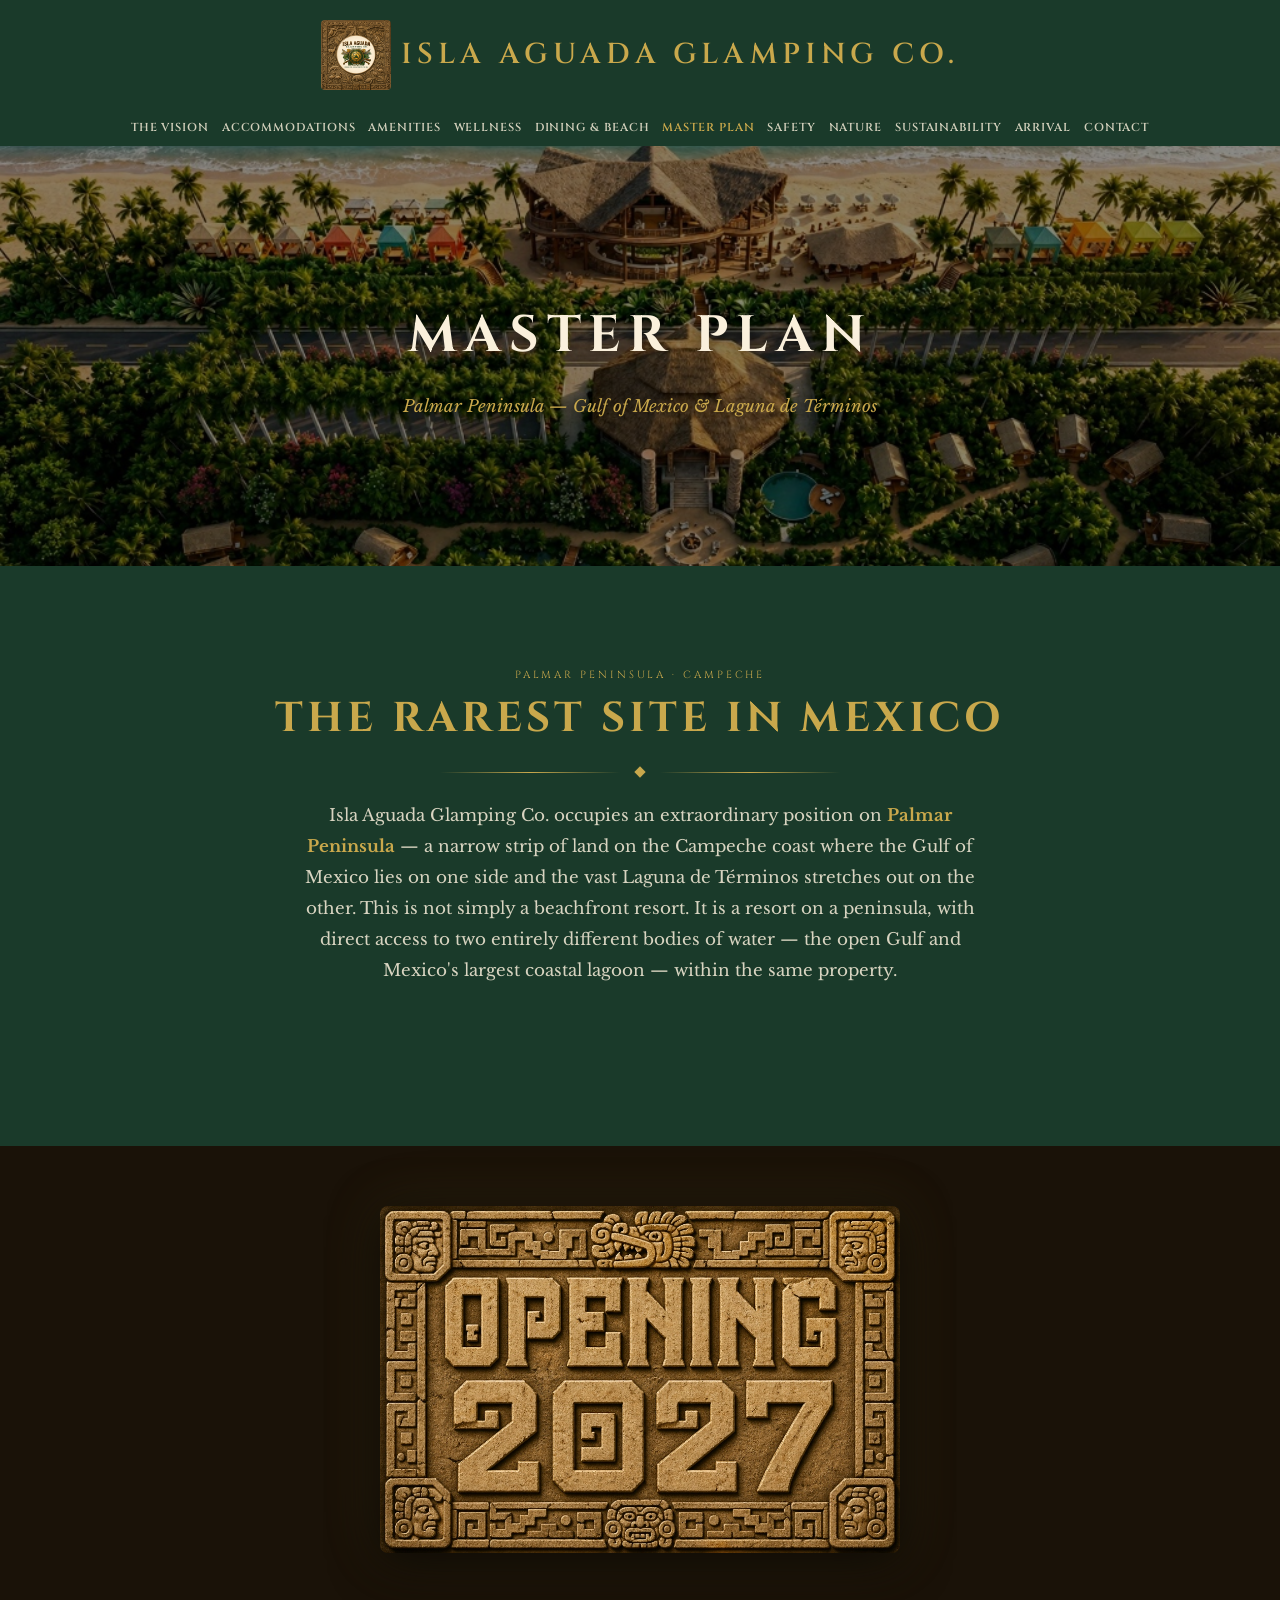
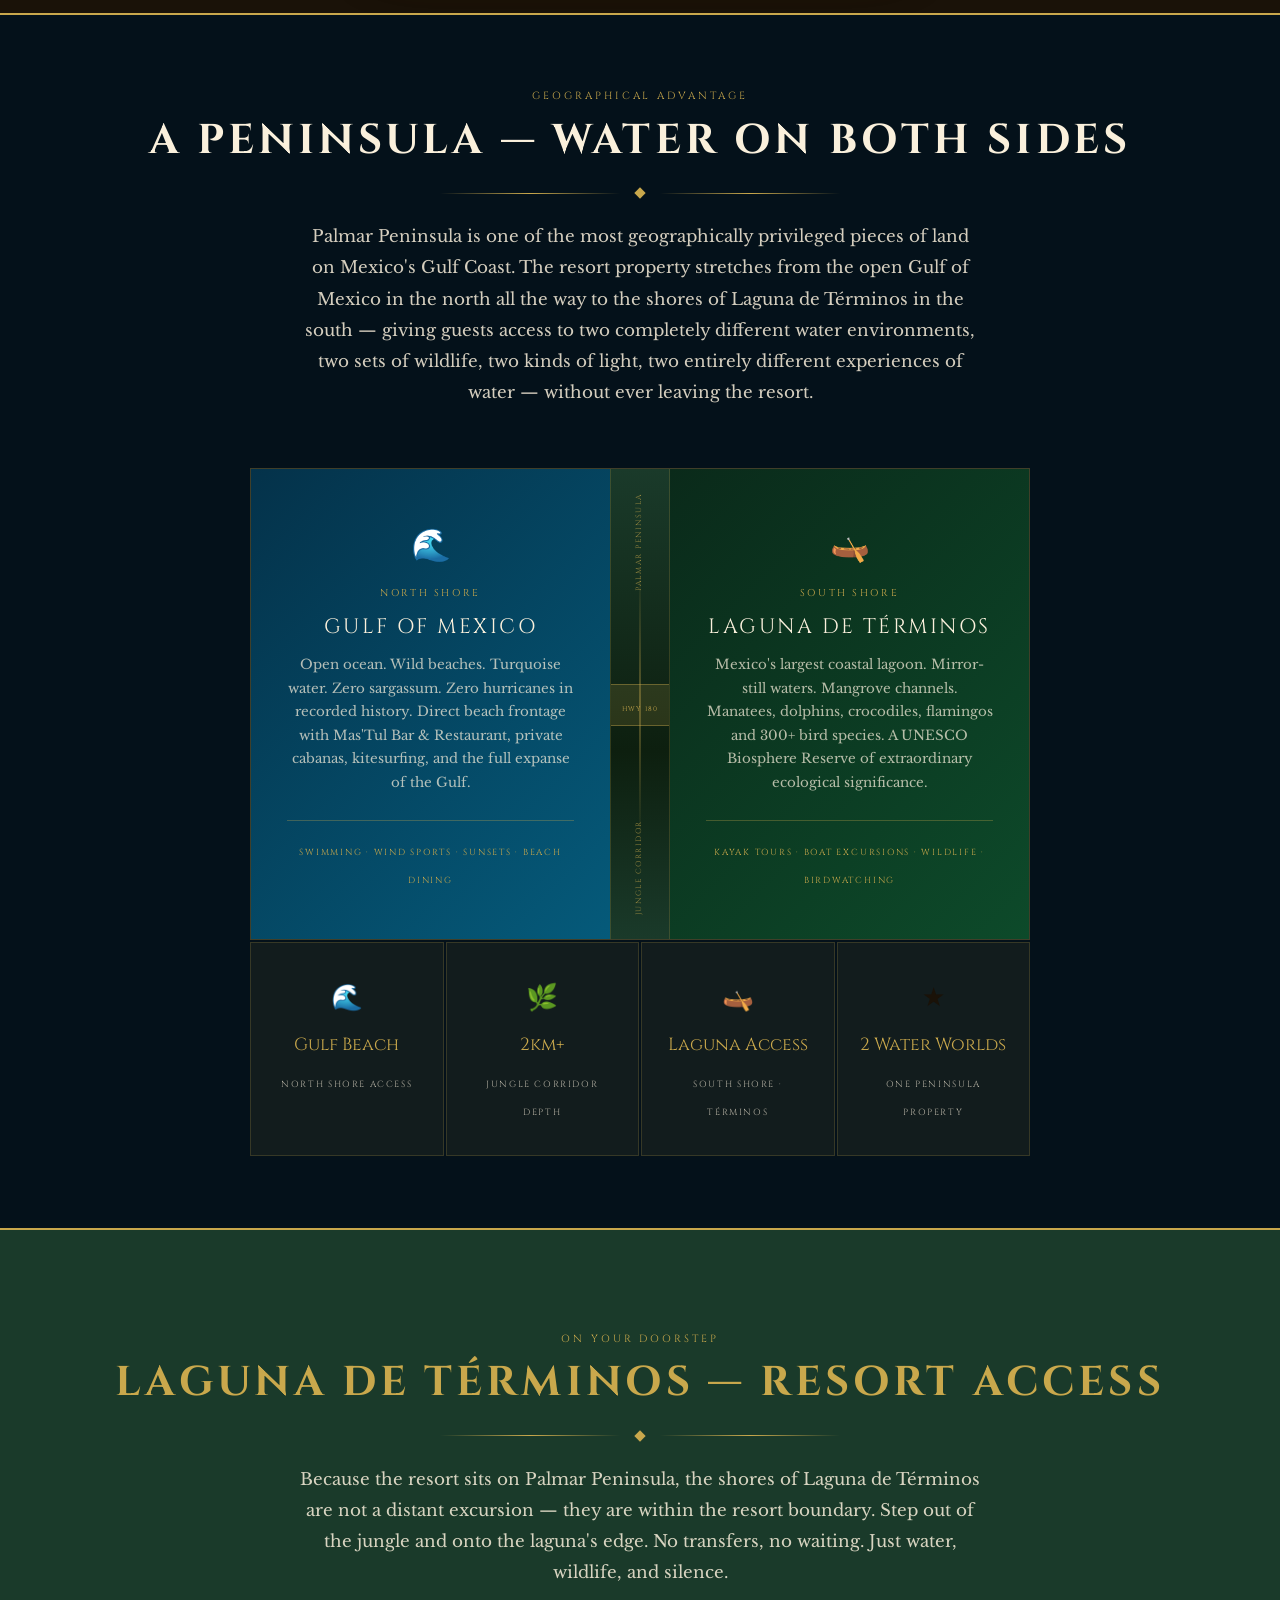
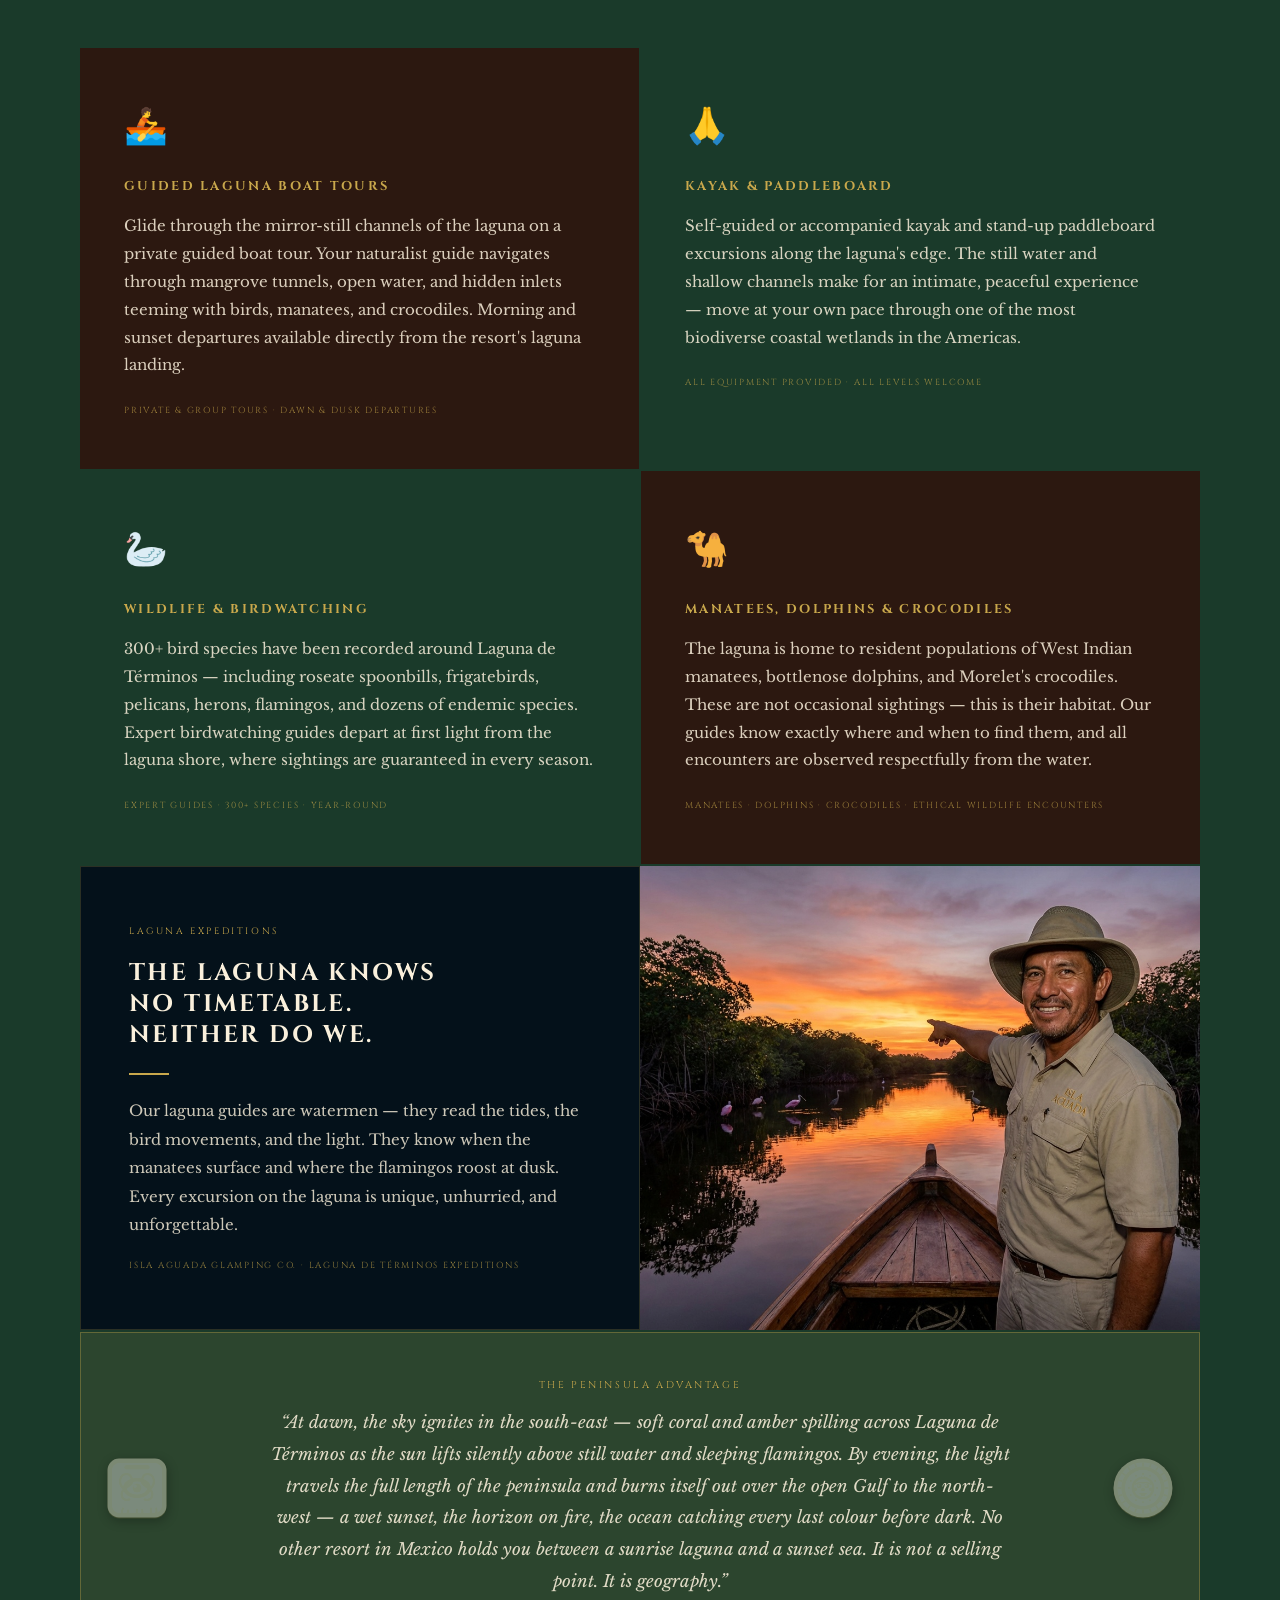
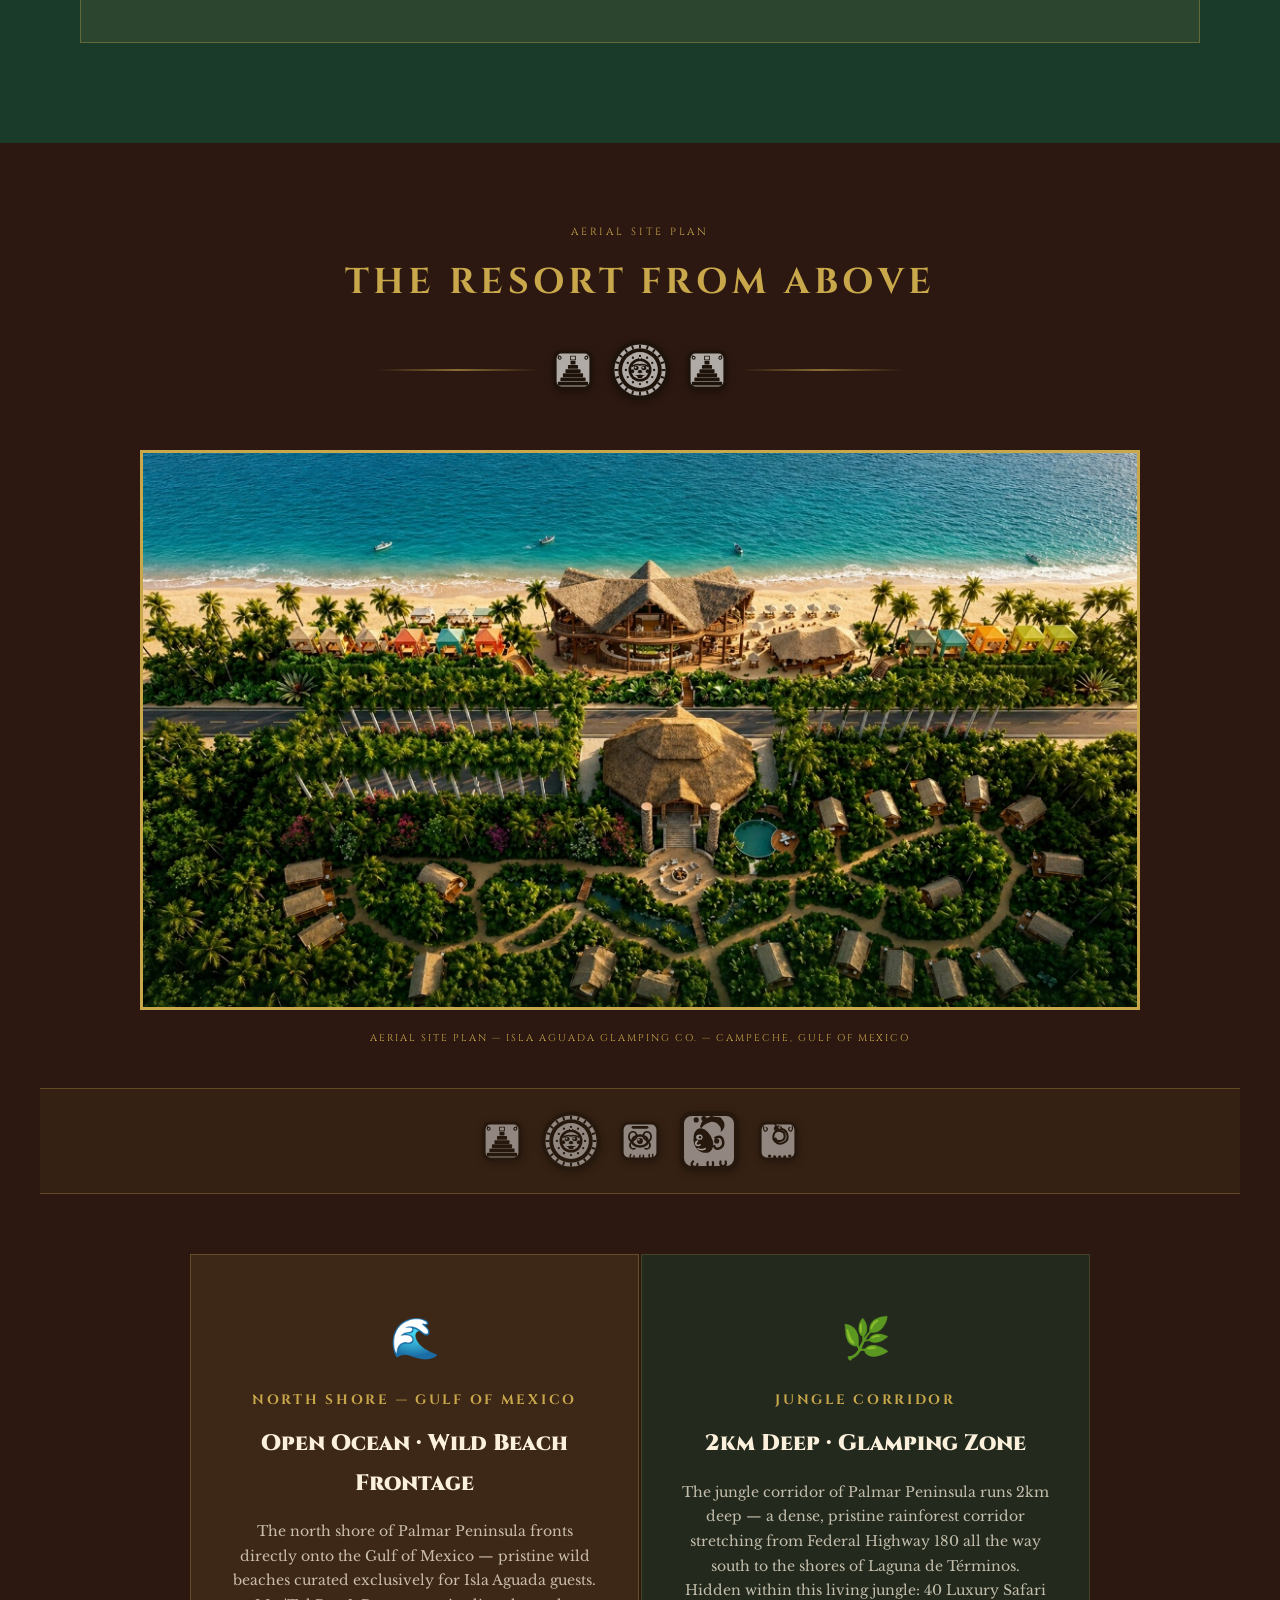
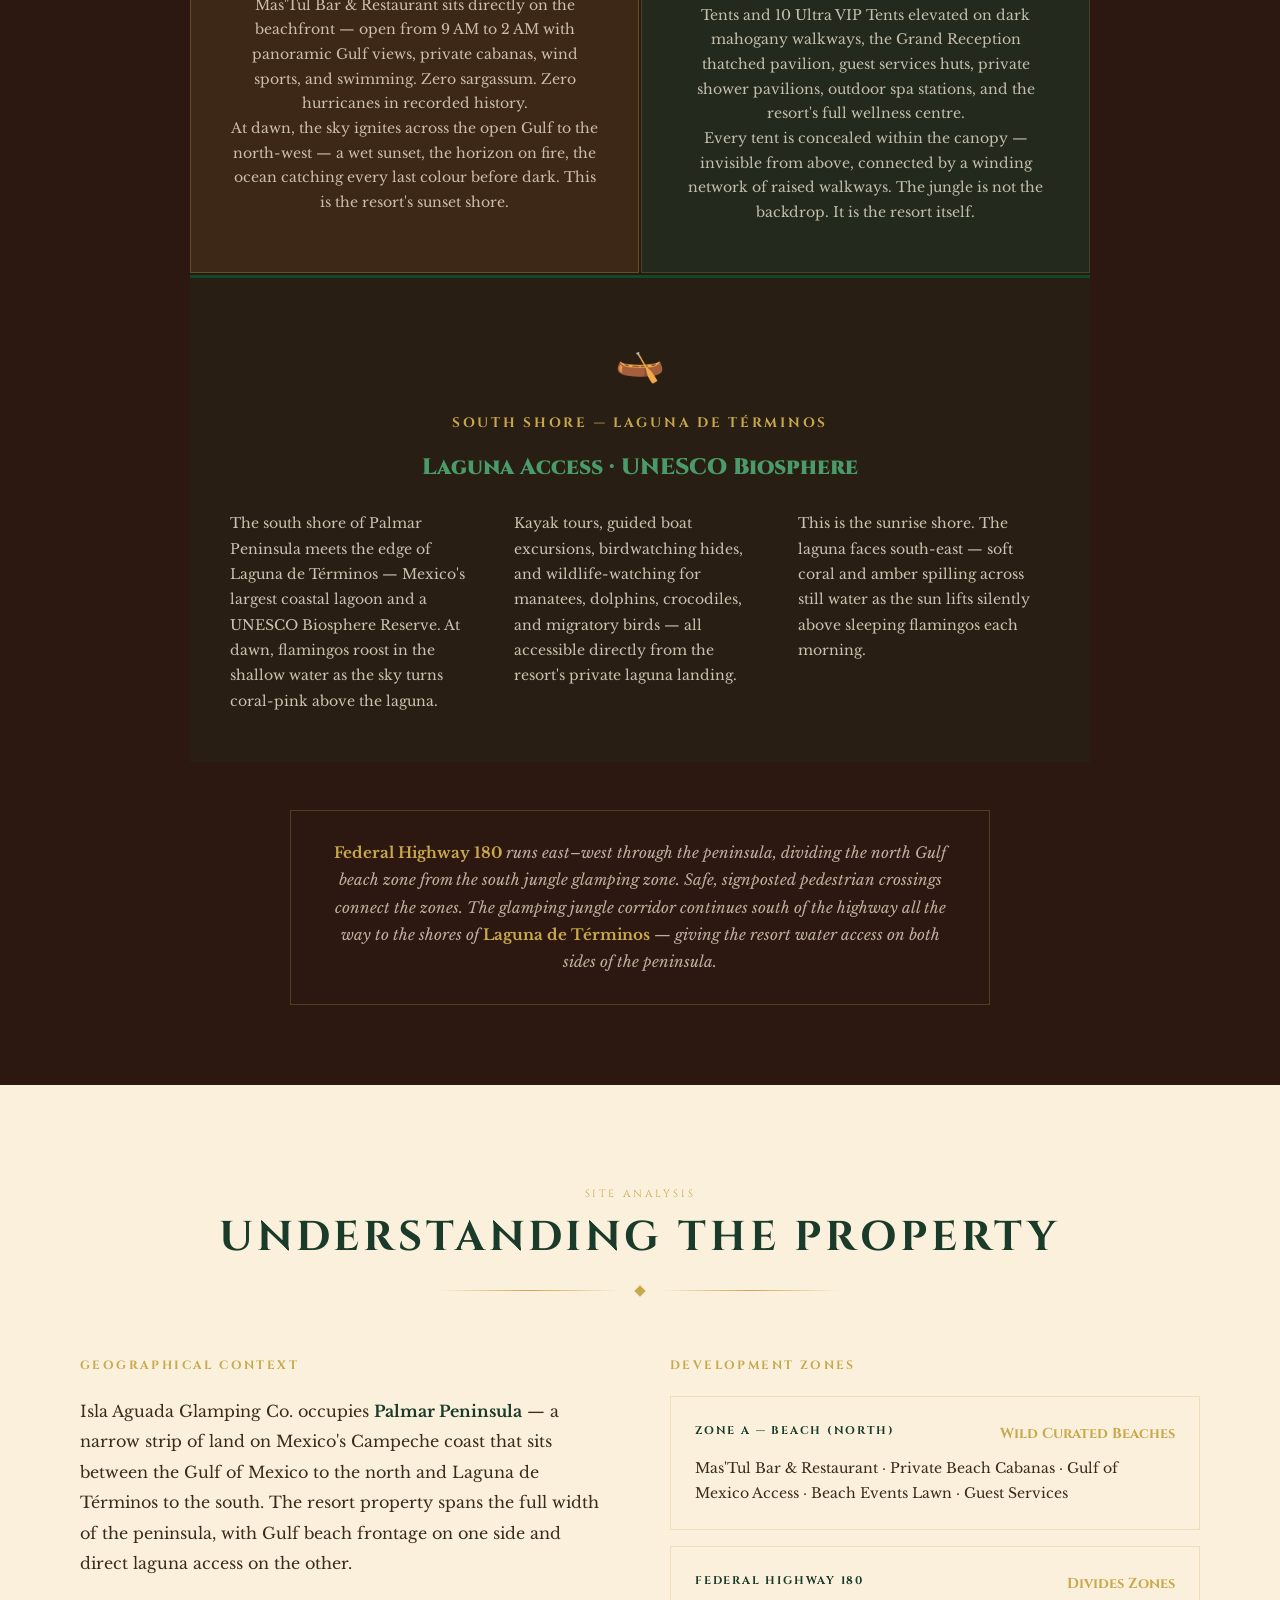
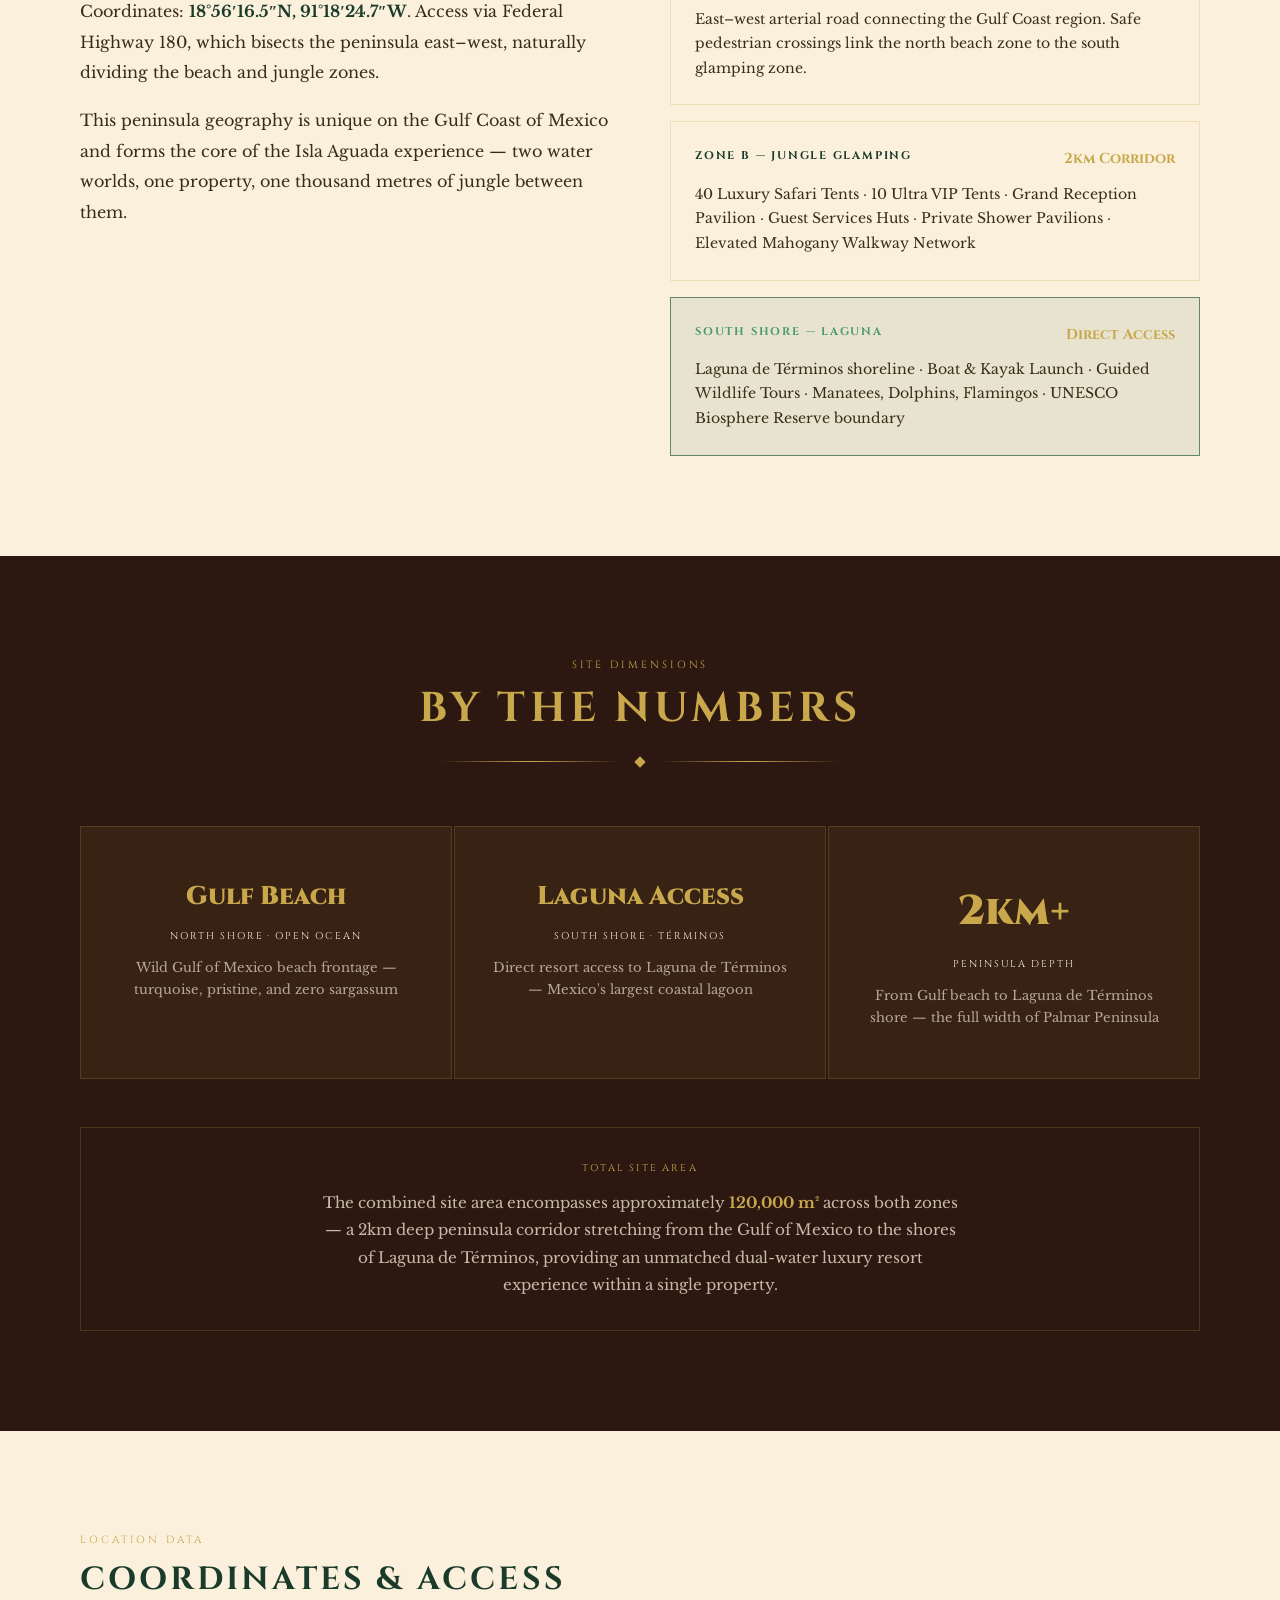
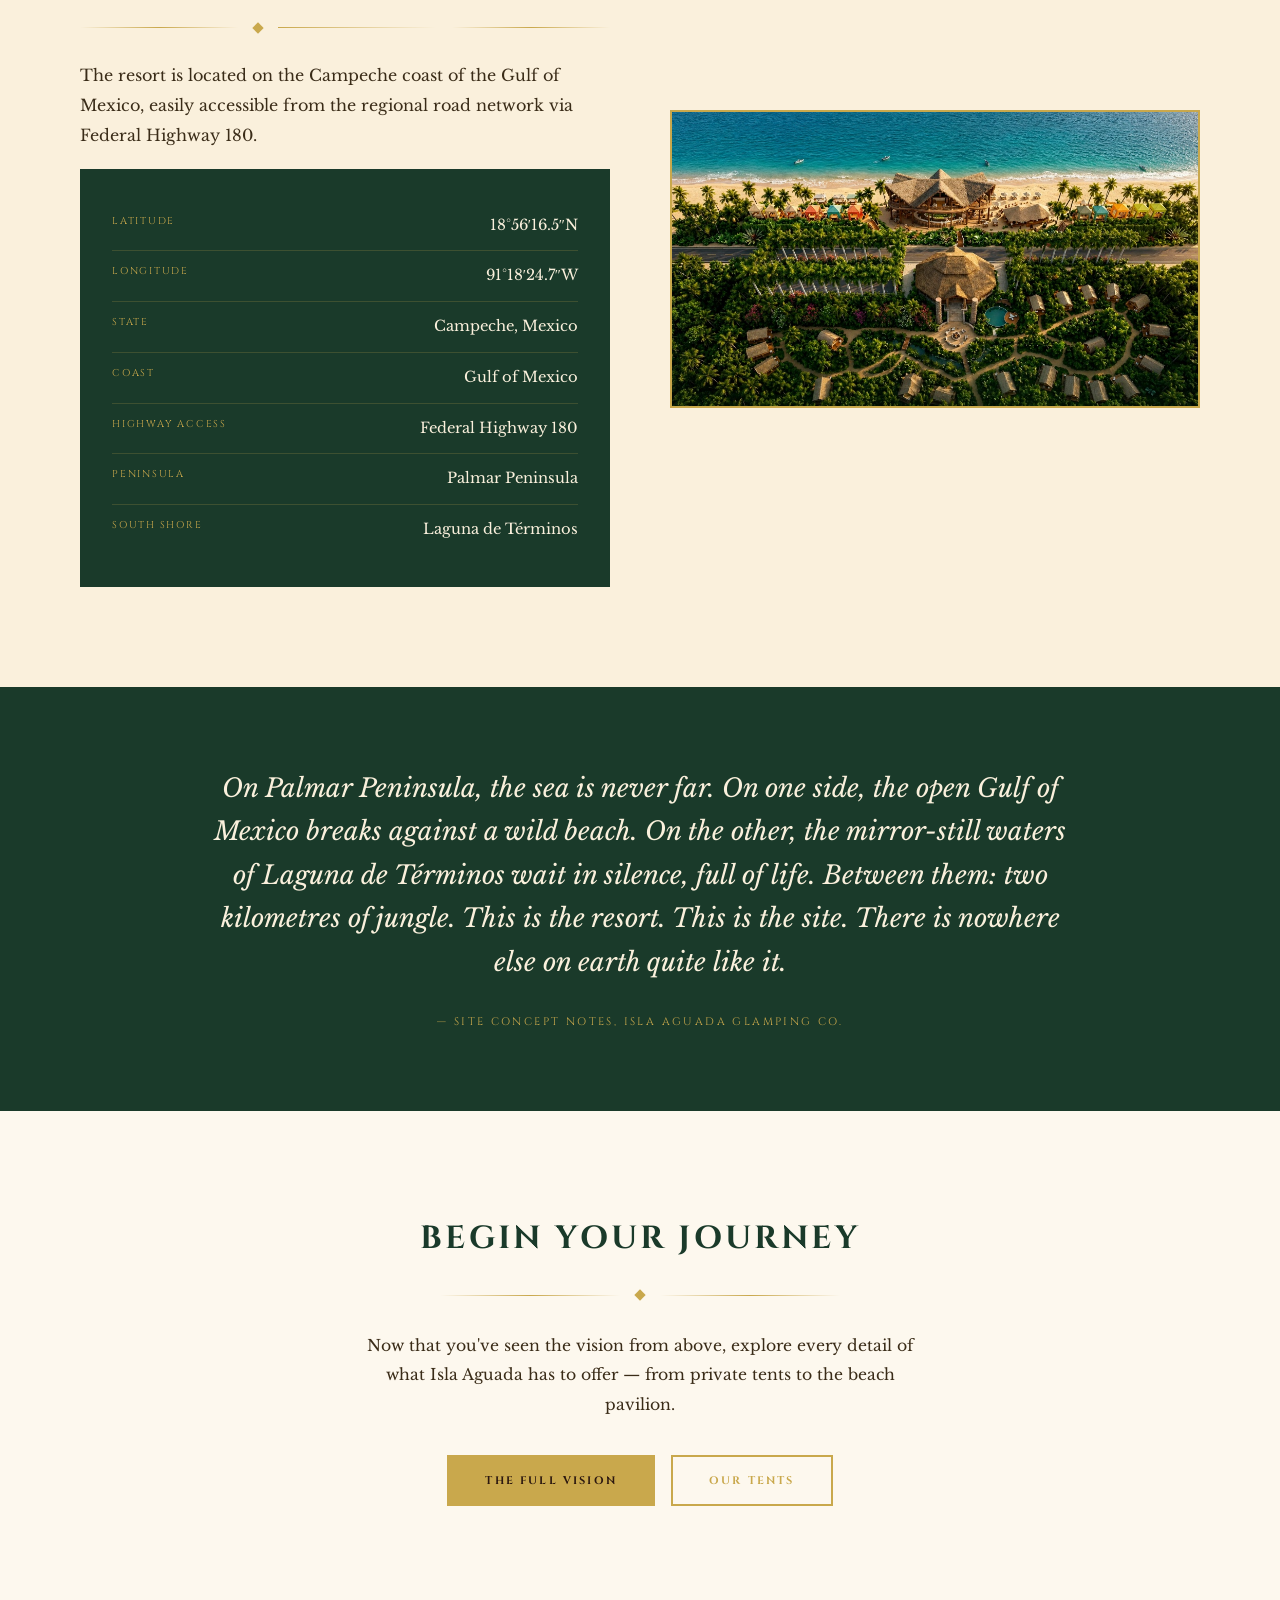
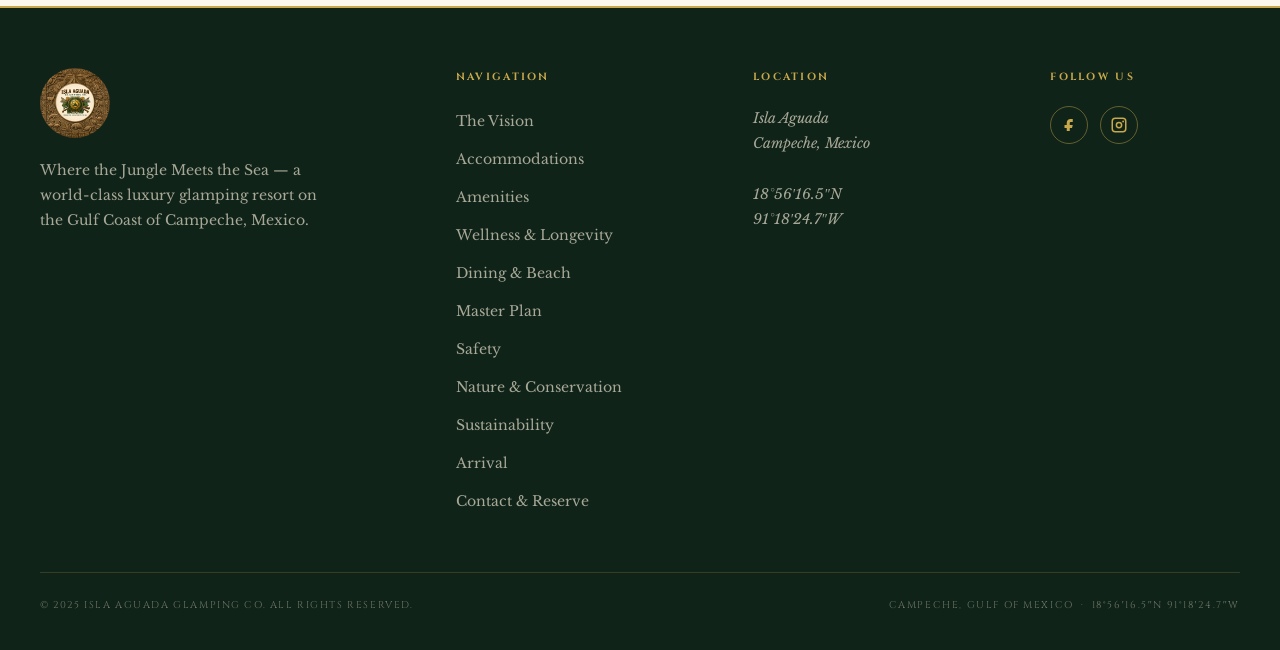
<file: masterplan.html>
<!DOCTYPE html>
<html lang="en">
<head>
  <meta charset="UTF-8" />
  <meta name="viewport" content="width=device-width, initial-scale=1.0" />
  <title>Master Plan — Isla Aguada Glamping Co.</title>
  <meta name="description" content="Isla Aguada Glamping Co. sits on Palmar Peninsula — a rare strip of land between the Gulf of Mexico and Laguna de Términos. Gulf beach on one side, laguna access on the other. The most extraordinary resort site in Mexico." />
  <style>
    /* ── PENINSULA DIAGRAM ── */
    .peninsula-diagram {
      background: #04111a;
      padding: 72px 0;
      border-top: 2px solid var(--aged-gold);
      border-bottom: 2px solid var(--aged-gold);
    }
    .peninsula-map {
      max-width: 860px;
      margin: 48px auto 0;
      position: relative;
      padding: 0 40px;
    }
    /* Cross-section visual */
    .cross-section {
      display: grid;
      grid-template-columns: 1fr 60px 1fr;
      gap: 0;
      align-items: stretch;
      border: 1px solid rgba(201,168,76,0.3);
      overflow: hidden;
    }
    .cs-gulf {
      background: linear-gradient(135deg, #04324a 0%, #055a7a 100%);
      padding: 48px 36px;
      text-align: center;
      display: flex;
      flex-direction: column;
      justify-content: center;
      gap: 12px;
    }
    .cs-land {
      background: linear-gradient(180deg, #1a3a2a 0%, #0d1f0f 60%, #1a3a2a 100%);
      display: flex;
      flex-direction: column;
      align-items: center;
      justify-content: space-between;
      padding: 16px 0;
      border-left: 1px solid rgba(201,168,76,0.2);
      border-right: 1px solid rgba(201,168,76,0.2);
      position: relative;
    }
    .cs-land::after {
      content: '';
      position: absolute;
      top: 50%;
      left: 50%;
      transform: translate(-50%, -50%);
      width: 2px;
      height: 60%;
      background: linear-gradient(to bottom, transparent, rgba(201,168,76,0.4), transparent);
    }
    .cs-laguna {
      background: linear-gradient(135deg, #0a2a1a 0%, #0d4a2a 100%);
      padding: 48px 36px;
      text-align: center;
      display: flex;
      flex-direction: column;
      justify-content: center;
      gap: 12px;
    }
    .cs-label {
      font-family: var(--font-heading);
      font-size: 0.62rem;
      letter-spacing: 0.26em;
      text-transform: uppercase;
      color: var(--aged-gold);
    }
    .cs-title {
      font-family: var(--font-heading);
      font-size: clamp(0.9rem, 2vw, 1.3rem);
      letter-spacing: 0.12em;
      text-transform: uppercase;
      color: var(--parchment);
      line-height: 1.3;
    }
    .cs-body {
      font-size: 0.84rem;
      color: rgba(250,240,220,0.72);
      line-height: 1.75;
      margin: 0;
    }
    .cs-icon {
      font-size: 2rem;
    }
    .cs-land-label {
      font-family: var(--font-heading);
      font-size: 0.48rem;
      letter-spacing: 0.2em;
      text-transform: uppercase;
      color: rgba(201,168,76,0.7);
      writing-mode: vertical-rl;
      text-orientation: mixed;
      transform: rotate(180deg);
      padding: 8px 0;
    }
    .cs-road {
      background: rgba(201,168,76,0.15);
      border-top: 1px solid rgba(201,168,76,0.4);
      border-bottom: 1px solid rgba(201,168,76,0.4);
      padding: 6px 0;
      text-align: center;
      width: 100%;
    }
    .cs-road span {
      font-family: var(--font-heading);
      font-size: 0.42rem;
      letter-spacing: 0.16em;
      text-transform: uppercase;
      color: var(--aged-gold);
    }
    /* Peninsula stat pills */
    .peninsula-stats {
      display: grid;
      grid-template-columns: repeat(4, 1fr);
      gap: 2px;
      margin-top: 2px;
    }
    @media (max-width: 700px) {
      .peninsula-stats { grid-template-columns: 1fr 1fr; }
      .cross-section { grid-template-columns: 1fr; }
      .cs-land { flex-direction: row; padding: 12px 16px; }
      .cs-land-label { writing-mode: horizontal-tb; transform: none; }
    }
    .pen-stat {
      background: rgba(201,168,76,0.07);
      border: 1px solid rgba(201,168,76,0.2);
      padding: 32px 20px;
      text-align: center;
    }
    .pen-stat .ps-icon { font-size: 1.6rem; display: block; margin-bottom: 10px; }
    .pen-stat .ps-val {
      font-family: var(--font-heading);
      font-size: 1.1rem;
      color: var(--aged-gold);
      display: block;
      margin-bottom: 6px;
    }
    .pen-stat .ps-lbl {
      font-family: var(--font-heading);
      font-size: 0.56rem;
      letter-spacing: 0.18em;
      text-transform: uppercase;
      color: rgba(250,240,220,0.7);
    }
  </style>
  <link rel="stylesheet" href="css/style.css" />
  <link rel="stylesheet" href="css/responsive-patch.css" />
  <link rel="stylesheet" href="css/mayan-glyphs.css" />
</head>
<body>

  <!-- ===== NAVIGATION ===== -->
  <nav class="site-nav" role="navigation" aria-label="Main navigation">
    <div class="nav-row-1">
      <a href="index.html" class="nav-logo" aria-label="Isla Aguada Glamping Co. Home">
        <img src="images/brand-stone-panel.png" alt="Isla Aguada Glamping Co. Logo" /><span class="nav-logo-text">Isla Aguada Glamping Co.</span>
        
      </a>
      <button class="nav-toggle" id="navToggle" aria-expanded="false" aria-label="Toggle navigation">
        <span></span><span></span><span></span>
      </button>
    </div>
    <div class="nav-row-2">
      <ul class="nav-links" id="navLinks" role="list">
        <li><a href="vision.html">The Vision</a></li>
        <li><a href="accommodations.html">Accommodations</a></li>
        <li><a href="amenities.html">Amenities</a></li>
        <li><a href="wellness.html">Wellness</a></li>
        <li><a href="dining.html">Dining &amp; Beach</a></li>
        <li><a href="masterplan.html" class="active">Master Plan</a></li>
        <li><a href="safety.html">Safety</a></li>
        <li><a href="nature.html">Nature</a></li>
        <li><a href="sustainability.html">Sustainability</a></li>
        <li><a href="arrival.html">Arrival</a></li>
        <li><a href="contact.html">Contact</a></li>
      </ul>
    </div>
  </nav>

  <!-- ===== MAIN ===== -->
  <main class="page-wrap">

    <!-- PAGE HERO -->
    <section class="page-hero" aria-label="Master Plan page hero">
      <div class="page-hero-bg" style="background-image: url('images/aerial-site-plan.jpg');" role="img" aria-label="Aerial site plan of Isla Aguada Glamping Co."></div>
      <div class="page-hero-content">
        <h1>Master Plan</h1>
        <p>Palmar Peninsula — Gulf of Mexico &amp; Laguna de Términos</p>
      </div>
    </section>

    <!-- INTRO -->
    <section class="section section--dark" id="masterplan-intro">
      <div class="container">
        <header class="section-header">
          <span class="section-tag">Palmar Peninsula · Campeche</span>
          <h2>The Rarest Site in Mexico</h2>
          <div class="gold-divider"><div class="diamond"></div></div>
          <p>
            Isla Aguada Glamping Co. occupies an extraordinary position on <strong style="color:var(--aged-gold);">Palmar Peninsula</strong> — 
            a narrow strip of land on the Campeche coast where the Gulf of Mexico lies on one side 
            and the vast Laguna de Términos stretches out on the other. 
            This is not simply a beachfront resort. It is a resort on a peninsula, 
            with direct access to two entirely different bodies of water — 
            the open Gulf and Mexico's largest coastal lagoon — within the same property.
          </p>
        </header>
      </div>
    </section>

    <!-- OPENING 2027 BANNER -->
    <section aria-label="Opening 2027" style="
      background-color: #1a1208;
      padding: 60px 24px;
      text-align: center;
    ">
      <img
        src="images/opening-2027.jpg"
        alt="Opening 2027"
        style="
          max-width: 520px;
          width: 90%;
          height: auto;
          display: block;
          margin: 0 auto;
          border-radius: 8px;
          box-shadow: 0 8px 48px rgba(0,0,0,0.8), 0 0 60px rgba(201,168,76,0.15);
        "
      />
    </section>

    <!-- PENINSULA DIAGRAM -->
    <section class="peninsula-diagram" id="peninsula">
      <div class="container">
        <header class="section-header">
          <span class="section-tag">Geographical Advantage</span>
          <h2 style="color: var(--parchment);">A Peninsula — Water on Both Sides</h2>
          <div class="gold-divider"><div class="diamond"></div></div>
          <p style="color: rgba(250,240,220,0.85);">
            Palmar Peninsula is one of the most geographically privileged pieces of land on Mexico's Gulf Coast. 
            The resort property stretches from the open Gulf of Mexico in the north all the way 
            to the shores of Laguna de Términos in the south — giving guests access to two 
            completely different water environments, two sets of wildlife, two kinds of light, 
            two entirely different experiences of water — without ever leaving the resort.
          </p>
        </header>

        <!-- Cross-section diagram -->
        <div class="peninsula-map">
          <div class="cross-section">

            <!-- GULF SIDE -->
            <div class="cs-gulf">
              <span class="cs-icon">🌊</span>
              <span class="cs-label">North Shore</span>
              <span class="cs-title">Gulf of Mexico</span>
              <p class="cs-body">Open ocean. Wild beaches. Turquoise water. Zero sargassum. Zero hurricanes in recorded history. Direct beach frontage with Mas'Tul Bar &amp; Restaurant, private cabanas, kitesurfing, and the full expanse of the Gulf.</p>
              <div style="margin-top:14px; padding-top:14px; border-top:1px solid rgba(201,168,76,0.3);">
                <span style="font-family:var(--font-heading); font-size:0.55rem; letter-spacing:0.2em; text-transform:uppercase; color:var(--aged-gold);">Swimming &middot; Wind Sports &middot; Sunsets &middot; Beach Dining</span>
              </div>
            </div>

            <!-- LAND / JUNGLE -->
            <div class="cs-land">
              <span class="cs-land-label">Palmar Peninsula</span>
              <div class="cs-road">
                <span>Hwy 180</span>
              </div>
              <span class="cs-land-label">Jungle Corridor</span>
            </div>

            <!-- LAGUNA SIDE -->
            <div class="cs-laguna">
              <span class="cs-icon">🛶</span>
              <span class="cs-label">South Shore</span>
              <span class="cs-title">Laguna de Términos</span>
              <p class="cs-body">Mexico's largest coastal lagoon. Mirror-still waters. Mangrove channels. Manatees, dolphins, crocodiles, flamingos and 300+ bird species. A UNESCO Biosphere Reserve of extraordinary ecological significance.</p>
              <div style="margin-top:14px; padding-top:14px; border-top:1px solid rgba(201,168,76,0.3);">
                <span style="font-family:var(--font-heading); font-size:0.55rem; letter-spacing:0.2em; text-transform:uppercase; color:var(--aged-gold);">Kayak Tours &middot; Boat Excursions &middot; Wildlife &middot; Birdwatching</span>
              </div>
            </div>

          </div>

          <!-- Four stat pills -->
          <div class="peninsula-stats">
            <div class="pen-stat">
              <span class="ps-icon">🌊</span>
              <span class="ps-val">Gulf Beach</span>
              <span class="ps-lbl">North Shore Access</span>
            </div>
            <div class="pen-stat">
              <span class="ps-icon">🌿</span>
              <span class="ps-val">2km+</span>
              <span class="ps-lbl">Jungle Corridor Depth</span>
            </div>
            <div class="pen-stat">
              <span class="ps-icon">🛶</span>
              <span class="ps-val">Laguna Access</span>
              <span class="ps-lbl">South Shore · Términos</span>
            </div>
            <div class="pen-stat">
              <span class="ps-icon">★</span>
              <span class="ps-val">2 Water Worlds</span>
              <span class="ps-lbl">One Peninsula Property</span>
            </div>
          </div>
        </div>
      </div>
    </section>

    <!-- LAGUNA TOURS FEATURE -->
    <section class="section section--dark" id="laguna-access">
      <div class="container">
        <header class="section-header">
          <span class="section-tag">On Your Doorstep</span>
          <h2>Laguna de Términos — Resort Access</h2>
          <div class="gold-divider"><div class="diamond"></div></div>
          <p>
            Because the resort sits on Palmar Peninsula, the shores of Laguna de Términos 
            are not a distant excursion — they are within the resort boundary. 
            Step out of the jungle and onto the laguna's edge. 
            No transfers, no waiting. Just water, wildlife, and silence.
          </p>
        </header>

        <div style="display:grid; grid-template-columns:1fr 1fr; gap:2px; margin-top:0;">

          <div style="background:var(--dark-mahogany); padding:48px 44px;">
            <span style="font-size:2.2rem; display:block; margin-bottom:18px;">🚣</span>
            <h3 style="font-family:var(--font-heading); font-size:0.8rem; letter-spacing:0.18em; text-transform:uppercase; color:var(--aged-gold); margin-bottom:14px;">Guided Laguna Boat Tours</h3>
            <p style="font-size:0.94rem; color:rgba(250,240,220,0.85); line-height:1.85; margin-bottom:14px;">
              Glide through the mirror-still channels of the laguna on a private guided boat tour. 
              Your naturalist guide navigates through mangrove tunnels, open water, and hidden inlets 
              teeming with birds, manatees, and crocodiles. Morning and sunset departures available directly from the resort's laguna landing.
            </p>
            <span style="font-family:var(--font-heading); font-size:0.55rem; letter-spacing:0.2em; text-transform:uppercase; color:rgba(201,168,76,0.7);">Private &amp; Group Tours &middot; Dawn &amp; Dusk Departures</span>
          </div>

          <div style="background:var(--jungle-green); padding:48px 44px;">
            <span style="font-size:2.2rem; display:block; margin-bottom:18px;">🙏</span>
            <h3 style="font-family:var(--font-heading); font-size:0.8rem; letter-spacing:0.18em; text-transform:uppercase; color:var(--aged-gold); margin-bottom:14px;">Kayak &amp; Paddleboard</h3>
            <p style="font-size:0.94rem; color:rgba(250,240,220,0.85); line-height:1.85; margin-bottom:14px;">
              Self-guided or accompanied kayak and stand-up paddleboard excursions along the laguna's edge. 
              The still water and shallow channels make for an intimate, peaceful experience — 
              move at your own pace through one of the most biodiverse coastal wetlands in the Americas.
            </p>
            <span style="font-family:var(--font-heading); font-size:0.55rem; letter-spacing:0.2em; text-transform:uppercase; color:rgba(201,168,76,0.7);">All Equipment Provided &middot; All Levels Welcome</span>
          </div>

          <div style="background:var(--jungle-green); padding:48px 44px;">
            <span style="font-size:2.2rem; display:block; margin-bottom:18px;">🦢</span>
            <h3 style="font-family:var(--font-heading); font-size:0.8rem; letter-spacing:0.18em; text-transform:uppercase; color:var(--aged-gold); margin-bottom:14px;">Wildlife &amp; Birdwatching</h3>
            <p style="font-size:0.94rem; color:rgba(250,240,220,0.85); line-height:1.85; margin-bottom:14px;">
              300+ bird species have been recorded around Laguna de Términos — including 
              roseate spoonbills, frigatebirds, pelicans, herons, flamingos, and dozens of endemic species. 
              Expert birdwatching guides depart at first light from the laguna shore, 
              where sightings are guaranteed in every season.
            </p>
            <span style="font-family:var(--font-heading); font-size:0.55rem; letter-spacing:0.2em; text-transform:uppercase; color:rgba(201,168,76,0.7);">Expert Guides &middot; 300+ Species &middot; Year-Round</span>
          </div>

          <div style="background:var(--dark-mahogany); padding:48px 44px;">
            <span style="font-size:2.2rem; display:block; margin-bottom:18px;">🐪</span>
            <h3 style="font-family:var(--font-heading); font-size:0.8rem; letter-spacing:0.18em; text-transform:uppercase; color:var(--aged-gold); margin-bottom:14px;">Manatees, Dolphins &amp; Crocodiles</h3>
            <p style="font-size:0.94rem; color:rgba(250,240,220,0.85); line-height:1.85; margin-bottom:14px;">
              The laguna is home to resident populations of West Indian manatees, bottlenose dolphins, 
              and Morelet's crocodiles. These are not occasional sightings — 
              this is their habitat. Our guides know exactly where and when to find them, 
              and all encounters are observed respectfully from the water.
            </p>
            <span style="font-family:var(--font-heading); font-size:0.55rem; letter-spacing:0.2em; text-transform:uppercase; color:rgba(201,168,76,0.7);">Manatees &middot; Dolphins &middot; Crocodiles &middot; Ethical Wildlife Encounters</span>
          </div>

        </div>

        <!-- STAFF — LAGUNA GUIDE -->
        <div style="display:grid; grid-template-columns:1fr 1fr; min-height:420px; margin-top:2px; margin-bottom:2px;">
          <div style="background:#04111a; padding:56px 48px; display:flex; flex-direction:column; justify-content:center; border:1px solid rgba(201,168,76,0.2);">
            <span style="font-family:var(--font-heading); font-size:0.58rem; letter-spacing:0.28em; text-transform:uppercase; color:var(--aged-gold); display:block; margin-bottom:18px;">Laguna Expeditions</span>
            <h3 style="font-family:var(--font-heading); font-size:clamp(1.1rem,2vw,1.5rem); letter-spacing:0.1em; text-transform:uppercase; color:var(--parchment); margin-bottom:22px; line-height:1.3;">The Laguna Knows<br/>No Timetable.<br/>Neither Do We.</h3>
            <div style="width:40px; height:2px; background:var(--aged-gold); margin-bottom:22px;"></div>
            <p style="font-size:0.94rem; color:rgba(250,240,220,0.82); line-height:1.9; margin-bottom:18px;">
              Our laguna guides are watermen — they read the tides, the bird movements, and the light. They know when the manatees surface and where the flamingos roost at dusk. Every excursion on the laguna is unique, unhurried, and unforgettable.
            </p>
            <span style="font-family:var(--font-heading); font-size:0.55rem; letter-spacing:0.2em; text-transform:uppercase; color:rgba(201,168,76,0.7);">Isla Aguada Glamping Co. · Laguna de Términos Expeditions</span>
          </div>
          <div style="overflow:hidden;">
            <img src="images/staff-laguna-guide.jpg" alt="Isla Aguada laguna guide on a boat at sunset on Laguna de Términos" loading="lazy" style="width:100%; height:100%; object-fit:cover; object-position:center;" />
          </div>
        </div>

        <!-- Gold banner -->
        <div style="margin-top:2px; background:rgba(201,168,76,0.1); border:1px solid rgba(201,168,76,0.35); padding:44px 48px; text-align:center; position:relative; overflow:hidden;">
          <span class="mayan-glyph mayan-glyph--gold mayan-glyph--md mayan-glyph--carved" data-glyph="scroll_eye" style="position:absolute; top:50%; left:24px; transform:translateY(-50%); opacity:0.40;"></span>
          <span class="mayan-glyph mayan-glyph--gold mayan-glyph--md mayan-glyph--carved" data-glyph="sun_face" style="position:absolute; top:50%; right:24px; transform:translateY(-50%); opacity:0.40;"></span>
          <span style="font-family:var(--font-heading); font-size:0.62rem; letter-spacing:0.26em; text-transform:uppercase; color:var(--aged-gold); display:block; margin-bottom:12px;">The Peninsula Advantage</span>
          <p style="font-family:var(--font-body); font-style:italic; font-size:1.05rem; color:rgba(250,240,220,0.88); max-width:740px; margin:0 auto; line-height:1.9;">
            &ldquo;At dawn, the sky ignites in the south-east — soft coral and amber spilling across 
            Laguna de T&eacute;rminos as the sun lifts silently above still water and sleeping flamingos. 
            By evening, the light travels the full length of the peninsula and burns itself out 
            over the open Gulf to the north-west — a wet sunset, the horizon on fire, the ocean 
            catching every last colour before dark. 
            No other resort in Mexico holds you between a sunrise laguna and a sunset sea. 
            It is not a selling point. It is geography.&rdquo;
          </p>
        </div>
      </div>
    </section>

    <!-- AERIAL SITE PLAN IMAGE -->
    <section class="plan-image-section" id="aerial-plan">
      <div style="max-width: var(--max-width); margin: 0 auto;">
        <span class="section-tag" style="text-align: center; display: block; margin-bottom: 10px;">Aerial Site Plan</span>
        <h2>The Resort from Above</h2>
        <div class="mayan-divider" style="margin-bottom:0;">
          <span class="mayan-glyph mayan-glyph--gold mayan-glyph--sm mayan-glyph--carved" data-glyph="pyramid_stone"></span>
          <span class="mayan-glyph mayan-glyph--gold mayan-glyph--md mayan-glyph--carved" data-glyph="sun_face"></span>
          <span class="mayan-glyph mayan-glyph--gold mayan-glyph--sm mayan-glyph--carved" data-glyph="pyramid_stone"></span>
        </div>
      </div>

      <div class="plan-image-wrap">
        <img src="images/aerial-site-plan.jpg" alt="Aerial site plan showing beach zone and jungle glamping zone divided by Federal Highway 180 at Isla Aguada, Campeche, Mexico" loading="lazy" />
        <p class="plan-image-caption">Aerial Site Plan — Isla Aguada Glamping Co. — Campeche, Gulf of Mexico</p>
      </div>

      <!-- MAYAN STONE GLYPH ROW -->
      <div class="mayan-stone-row" style="background:rgba(201,168,76,0.06); border-top:1px solid rgba(201,168,76,0.3); border-bottom:1px solid rgba(201,168,76,0.3); margin-top:40px;">
        <span class="mayan-glyph mayan-glyph--gold mayan-glyph--sm mayan-glyph--carved" data-glyph="pyramid_stone"></span>
        <span class="mayan-glyph mayan-glyph--gold mayan-glyph--md mayan-glyph--carved" data-glyph="sun_face"></span>
        <span class="mayan-glyph mayan-glyph--gold mayan-glyph--sm mayan-glyph--carved" data-glyph="scroll_eye"></span>
        <span class="mayan-glyph mayan-glyph--gold mayan-glyph--md mayan-glyph--carved" data-glyph="face_cartouche"></span>
        <span class="mayan-glyph mayan-glyph--gold mayan-glyph--sm mayan-glyph--carved" data-glyph="serpent_head"></span>
      </div>

      <!-- ZONE CARDS -->
      <div class="plan-zones">
        <div class="zone-card beach">
          <span class="zone-icon">🌊</span>
          <h3>North Shore — Gulf of Mexico</h3>
          <span class="dimensions">Open Ocean &middot; Wild Beach Frontage</span>
          <p>
            The north shore of Palmar Peninsula fronts directly onto the Gulf of Mexico — 
            pristine wild beaches curated exclusively for Isla Aguada guests.
          </p>
          <p>
            Mas'Tul Bar &amp; Restaurant sits directly on the beachfront — open from 9 AM to 2 AM 
            with panoramic Gulf views, private cabanas, wind sports, and swimming. 
            Zero sargassum. Zero hurricanes in recorded history.
          </p>
          <p>
            At dawn, the sky ignites across the open Gulf to the north-west — 
            a wet sunset, the horizon on fire, the ocean catching every last colour before dark.
            This is the resort's sunset shore.
          </p>
        </div>
        <div class="zone-card glamping">
          <span class="zone-icon">🌿</span>
          <h3>Jungle Corridor</h3>
          <span class="dimensions">2km Deep &middot; Glamping Zone</span>
          <p>
            The jungle corridor of Palmar Peninsula runs 2km deep — a dense, 
            pristine rainforest corridor stretching from Federal Highway 180 
            all the way south to the shores of Laguna de Términos.
          </p>
          <p>
            Hidden within this living jungle: 40 Luxury Safari Tents and 10 Ultra VIP 
            Tents elevated on dark mahogany walkways, the Grand Reception thatched pavilion, 
            guest services huts, private shower pavilions, outdoor spa stations, 
            and the resort's full wellness centre.
          </p>
          <p>
            Every tent is concealed within the canopy — invisible from above, 
            connected by a winding network of raised walkways. The jungle is not 
            the backdrop. It is the resort itself.
          </p>
        </div>
        <div class="zone-card" style="grid-column: 1 / -1; border-top:3px solid #0d4a2a; background:rgba(13,74,42,0.12); text-align:center;">
          <span class="zone-icon">🛶</span>
          <h3>South Shore — Laguna de Términos</h3>
          <span class="dimensions" style="color:#4a9a6a;">Laguna Access &middot; UNESCO Biosphere</span>
          <div style="display:grid; grid-template-columns:1fr 1fr 1fr; gap:32px; margin-top:24px; text-align:left;">
            <p style="color:rgba(250,240,220,0.78); line-height:1.8; font-size:0.88rem;">
              The south shore of Palmar Peninsula meets the edge of Laguna de Términos —
              Mexico's largest coastal lagoon and a UNESCO Biosphere Reserve. 
              At dawn, flamingos roost in the shallow water as the sky turns coral-pink above the laguna.
            </p>
            <p style="color:rgba(250,240,220,0.78); line-height:1.8; font-size:0.88rem;">
              Kayak tours, guided boat excursions, birdwatching hides, and wildlife-watching 
              for manatees, dolphins, crocodiles, and migratory birds — 
              all accessible directly from the resort's private laguna landing.
            </p>
            <p style="color:rgba(250,240,220,0.78); line-height:1.8; font-size:0.88rem;">
              This is the sunrise shore. The laguna faces south-east — 
              soft coral and amber spilling across still water as the sun lifts silently 
              above sleeping flamingos each morning.
            </p>
          </div>
        </div>
      </div>

      <!-- HIGHWAY NOTE -->
      <div class="plan-highway-note">
        <p>
          <strong>Federal Highway 180</strong> runs east–west through the peninsula, 
          dividing the north Gulf beach zone from the south jungle glamping zone. 
          Safe, signposted pedestrian crossings connect the zones. The glamping jungle corridor 
          continues south of the highway all the way to the shores of 
          <strong>Laguna de Términos</strong> — giving the resort water access on both sides of the peninsula.
        </p>
      </div>
    </section>

    <!-- SITE DETAILS -->
    <section class="section" id="site-details">
      <div class="container">
        <header class="section-header">
          <span class="section-tag">Site Analysis</span>
          <h2>Understanding the Property</h2>
          <div class="gold-divider"><div class="diamond"></div></div>
        </header>

        <div style="display: grid; grid-template-columns: 1fr 1fr; gap: 60px;">
          <div>
            <h3 style="font-family: var(--font-heading); font-size: 0.75rem; letter-spacing: 0.2em; text-transform: uppercase; color: var(--aged-gold); margin-bottom: 20px;">Geographical Context</h3>
            <p style="color: var(--text-mid); line-height: 1.9; font-size: 1rem; margin-bottom: 18px;">
              Isla Aguada Glamping Co. occupies <strong style="color:var(--jungle-green);">Palmar Peninsula</strong> — 
              a narrow strip of land on Mexico's Campeche coast that sits between the Gulf of Mexico 
              to the north and Laguna de Términos to the south. The resort property spans 
              the full width of the peninsula, with Gulf beach frontage on one side 
              and direct laguna access on the other.
            </p>
            <p style="color: var(--text-mid); line-height: 1.9; font-size: 1rem; margin-bottom: 18px;">
              Coordinates: <strong style="color: var(--jungle-green);">18°56′16.5″N, 91°18′24.7″W</strong>. 
              Access via Federal Highway 180, which bisects the peninsula east–west, 
              naturally dividing the beach and jungle zones.
            </p>
            <p style="color: var(--text-mid); line-height: 1.9; font-size: 1rem;">
              This peninsula geography is unique on the Gulf Coast of Mexico and forms the core 
              of the Isla Aguada experience — two water worlds, one property, 
              one thousand metres of jungle between them.
          </div>

          <div>
            <h3 style="font-family: var(--font-heading); font-size: 0.75rem; letter-spacing: 0.2em; text-transform: uppercase; color: var(--aged-gold); margin-bottom: 20px;">Development Zones</h3>

            <div style="border: 1px solid rgba(201, 168, 76, 0.25); margin-bottom: 16px; padding: 24px;">
              <div style="display: flex; justify-content: space-between; align-items: flex-start; margin-bottom: 10px; gap: 16px;">
                <strong style="font-family: var(--font-heading); font-size: 0.7rem; letter-spacing: 0.16em; text-transform: uppercase; color: var(--jungle-green);">Zone A — Beach (North)</strong>
                <span style="font-family: var(--font-heading); font-size: 0.9rem; font-weight: 700; color: var(--aged-gold); white-space: nowrap;">Wild Curated Beaches</span>
              </div>
              <p style="font-size: 0.88rem; color: var(--text-mid); line-height: 1.75;">
                Mas'Tul Bar &amp; Restaurant · Private Beach Cabanas · Gulf of Mexico Access · 
                Beach Events Lawn · Guest Services
              </p>
            </div>

            <div style="border: 1px solid rgba(201, 168, 76, 0.25); margin-bottom: 16px; padding: 24px;">
              <div style="display: flex; justify-content: space-between; align-items: flex-start; margin-bottom: 10px; gap: 16px;">
                <strong style="font-family: var(--font-heading); font-size: 0.7rem; letter-spacing: 0.16em; text-transform: uppercase; color: var(--jungle-green);">Federal Highway 180</strong>
                <span style="font-family: var(--font-heading); font-size: 0.9rem; font-weight: 700; color: var(--aged-gold);">Divides Zones</span>
              </div>
              <p style="font-size: 0.88rem; color: var(--text-mid); line-height: 1.75;">
                East–west arterial road connecting the Gulf Coast region. Safe pedestrian crossings 
                link the north beach zone to the south glamping zone.
              </p>
            </div>

            <div style="border: 1px solid rgba(201, 168, 76, 0.25); margin-bottom:16px; padding: 24px;">
              <div style="display: flex; justify-content: space-between; align-items: flex-start; margin-bottom: 10px; gap: 16px;">
                <strong style="font-family: var(--font-heading); font-size: 0.7rem; letter-spacing: 0.16em; text-transform: uppercase; color: var(--jungle-green);">Zone B — Jungle Glamping</strong>
                <span style="font-family: var(--font-heading); font-size: 0.9rem; font-weight: 700; color: var(--aged-gold); white-space: nowrap;">2km Corridor</span>
              </div>
              <p style="font-size: 0.88rem; color: var(--text-mid); line-height: 1.75;">
                40 Luxury Safari Tents · 10 Ultra VIP Tents · Grand Reception Pavilion · Guest Services Huts · 
                Private Shower Pavilions · Elevated Mahogany Walkway Network
              </p>
            </div>

            <div style="border: 1px solid rgba(13,74,42,0.6); background:rgba(13,74,42,0.08); padding: 24px;">
              <div style="display: flex; justify-content: space-between; align-items: flex-start; margin-bottom: 10px; gap: 16px;">
                <strong style="font-family: var(--font-heading); font-size: 0.7rem; letter-spacing: 0.16em; text-transform: uppercase; color: #4a9a6a;">South Shore — Laguna</strong>
                <span style="font-family: var(--font-heading); font-size: 0.9rem; font-weight: 700; color: var(--aged-gold); white-space: nowrap;">Direct Access</span>
              </div>
              <p style="font-size: 0.88rem; color: var(--text-mid); line-height: 1.75;">
                Laguna de Términos shoreline · Boat &amp; Kayak Launch · Guided Wildlife Tours · 
                Manatees, Dolphins, Flamingos · UNESCO Biosphere Reserve boundary
              </p>
            </div>
          </div>
        </div>
      </div>
    </section>

    <!-- MEASUREMENTS VISUAL -->
    <section class="section section--mahogany" id="measurements">
      <div class="container">
        <header class="section-header">
          <span class="section-tag">Site Dimensions</span>
          <h2>By the Numbers</h2>
          <div class="gold-divider"><div class="diamond"></div></div>
        </header>

        <div style="display: grid; grid-template-columns: repeat(3, 1fr); gap: 2px; margin-top: 48px;">
          <div style="padding: 48px 32px; text-align: center; background-color: rgba(201,168,76,0.07); border: 1px solid rgba(201,168,76,0.2);">
            <span style="font-family: var(--font-heading); font-size: 1.6rem; font-weight: 900; color: var(--aged-gold); display: block; margin-bottom: 8px;">Gulf Beach</span>
            <span style="font-family: var(--font-heading); font-size: 0.62rem; letter-spacing: 0.2em; text-transform: uppercase; color: var(--parchment); display: block; margin-bottom: 12px;">North Shore · Open Ocean</span>
            <p style="font-size: 0.82rem; color: rgba(250,240,220,0.65); line-height: 1.7;">Wild Gulf of Mexico beach frontage — turquoise, pristine, and zero sargassum</p>
          </div>
          <div style="padding: 48px 32px; text-align: center; background-color: rgba(201,168,76,0.07); border: 1px solid rgba(201,168,76,0.2);">
            <span style="font-family: var(--font-heading); font-size: 1.6rem; font-weight: 900; color: var(--aged-gold); display: block; margin-bottom: 8px;">Laguna Access</span>
            <span style="font-family: var(--font-heading); font-size: 0.62rem; letter-spacing: 0.2em; text-transform: uppercase; color: var(--parchment); display: block; margin-bottom: 12px;">South Shore · Términos</span>
            <p style="font-size: 0.82rem; color: rgba(250,240,220,0.65); line-height: 1.7;">Direct resort access to Laguna de Términos — Mexico's largest coastal lagoon</p>
          </div>
          <div style="padding: 48px 32px; text-align: center; background-color: rgba(201,168,76,0.07); border: 1px solid rgba(201,168,76,0.2);">
            <span style="font-family: var(--font-heading); font-size: 2.6rem; font-weight: 900; color: var(--aged-gold); display: block; margin-bottom: 8px;">2km+</span>
            <span style="font-family: var(--font-heading); font-size: 0.62rem; letter-spacing: 0.2em; text-transform: uppercase; color: var(--parchment); display: block; margin-bottom: 12px;">Peninsula Depth</span>
            <p style="font-size: 0.82rem; color: rgba(250,240,220,0.65); line-height: 1.7;">From Gulf beach to Laguna de Términos shore — the full width of Palmar Peninsula</p>
          </div>
        </div>

        <!-- Total area note -->
        <div style="text-align: center; margin-top: 48px; padding: 32px; border: 1px solid rgba(201,168,76,0.2);">
          <span style="font-family: var(--font-heading); font-size: 0.62rem; letter-spacing: 0.22em; text-transform: uppercase; color: var(--aged-gold); display: block; margin-bottom: 12px;">Total Site Area</span>
          <p style="font-size: 0.95rem; color: rgba(250,240,220,0.75); line-height: 1.8; max-width: 640px; margin: 0 auto;">
            The combined site area encompasses approximately <strong style="color: var(--aged-gold);">120,000 m²</strong> 
            across both zones — a 2km deep peninsula corridor stretching from the Gulf of Mexico to the shores 
            of Laguna de Términos, providing an unmatched dual-water luxury resort experience within a single property.
          </p>
        </div>
      </div>
    </section>

    <!-- LOCATION -->
    <section class="section" id="location">
      <div class="container">
        <div style="display: grid; grid-template-columns: 1fr 1fr; gap: 60px; align-items: center;">
          <div>
            <span class="section-tag">Location Data</span>
            <h2 style="font-family: var(--font-heading); font-size: clamp(1.3rem, 2.5vw, 2rem); color: var(--jungle-green); letter-spacing: 0.1em; text-transform: uppercase; margin-bottom: 20px; line-height: 1.25;">
              Coordinates &amp; Access
            </h2>
            <div class="gold-divider" style="justify-content: flex-start; margin-bottom: 28px;">
              <div class="diamond"></div>
              <div style="flex:1; max-width:180px; height:1px; background: linear-gradient(to right, var(--aged-gold), transparent);"></div>
            </div>
            <p style="color: var(--text-mid); line-height: 1.9; font-size: 1rem; margin-bottom: 18px;">
              The resort is located on the Campeche coast of the Gulf of Mexico, 
              easily accessible from the regional road network via Federal Highway 180.
            </p>

            <div style="background-color: var(--jungle-green); padding: 32px;">
              <ul style="list-style: none; color: var(--parchment);">
                <li style="padding: 12px 0; border-bottom: 1px solid rgba(201,168,76,0.2); display: flex; justify-content: space-between; gap: 16px;">
                  <span style="font-family: var(--font-heading); font-size: 0.62rem; letter-spacing: 0.18em; text-transform: uppercase; color: var(--aged-gold);">Latitude</span>
                  <span style="font-family: var(--font-body); font-size: 0.92rem;">18°56′16.5″N</span>
                </li>
                <li style="padding: 12px 0; border-bottom: 1px solid rgba(201,168,76,0.2); display: flex; justify-content: space-between; gap: 16px;">
                  <span style="font-family: var(--font-heading); font-size: 0.62rem; letter-spacing: 0.18em; text-transform: uppercase; color: var(--aged-gold);">Longitude</span>
                  <span style="font-family: var(--font-body); font-size: 0.92rem;">91°18′24.7″W</span>
                </li>
                <li style="padding: 12px 0; border-bottom: 1px solid rgba(201,168,76,0.2); display: flex; justify-content: space-between; gap: 16px;">
                  <span style="font-family: var(--font-heading); font-size: 0.62rem; letter-spacing: 0.18em; text-transform: uppercase; color: var(--aged-gold);">State</span>
                  <span style="font-family: var(--font-body); font-size: 0.92rem;">Campeche, Mexico</span>
                </li>
                <li style="padding: 12px 0; border-bottom: 1px solid rgba(201,168,76,0.2); display: flex; justify-content: space-between; gap: 16px;">
                  <span style="font-family: var(--font-heading); font-size: 0.62rem; letter-spacing: 0.18em; text-transform: uppercase; color: var(--aged-gold);">Coast</span>
                  <span style="font-family: var(--font-body); font-size: 0.92rem;">Gulf of Mexico</span>
                </li>
                <li style="padding: 12px 0; border-bottom: 1px solid rgba(201,168,76,0.2); display: flex; justify-content: space-between; gap: 16px;">
                  <span style="font-family: var(--font-heading); font-size: 0.62rem; letter-spacing: 0.18em; text-transform: uppercase; color: var(--aged-gold);">Highway Access</span>
                  <span style="font-family: var(--font-body); font-size: 0.92rem;">Federal Highway 180</span>
                </li>
                <li style="padding: 12px 0; border-bottom: 1px solid rgba(201,168,76,0.2); display: flex; justify-content: space-between; gap: 16px;">
                  <span style="font-family: var(--font-heading); font-size: 0.62rem; letter-spacing: 0.18em; text-transform: uppercase; color: var(--aged-gold);">Peninsula</span>
                  <span style="font-family: var(--font-body); font-size: 0.92rem;">Palmar Peninsula</span>
                </li>
                <li style="padding: 12px 0; display: flex; justify-content: space-between; gap: 16px;">
                  <span style="font-family: var(--font-heading); font-size: 0.62rem; letter-spacing: 0.18em; text-transform: uppercase; color: var(--aged-gold);">South Shore</span>
                  <span style="font-family: var(--font-body); font-size: 0.92rem;">Laguna de Términos</span>
                </li>
              </ul>
            </div>
          </div>

          <div>
            <img src="images/aerial-site-plan.jpg" alt="Aerial site plan detail" loading="lazy" style="width: 100%; border: 2px solid var(--aged-gold);" />
          </div>
        </div>
      </div>
    </section>

    <!-- PULL QUOTE -->
    <section class="pull-quote" style="background-color: var(--jungle-green);">
      <blockquote>
        On Palmar Peninsula, the sea is never far. On one side, the open Gulf of Mexico breaks against a wild beach. 
        On the other, the mirror-still waters of Laguna de Términos wait in silence, full of life. 
        Between them: two kilometres of jungle. This is the resort. This is the site. 
        There is nowhere else on earth quite like it.
      </blockquote>
      <cite>— Site Concept Notes, Isla Aguada Glamping Co.</cite>
    </section>

    <!-- CTA -->
    <section class="section section--cream" style="text-align: center;">
      <div class="container">
        <h2 style="font-family: var(--font-heading); font-size: clamp(1.4rem, 2.8vw, 2rem); color: var(--jungle-green); letter-spacing: 0.1em; text-transform: uppercase; margin-bottom: 16px;">
          Begin Your Journey
        </h2>
        <div class="gold-divider" style="margin-bottom: 32px;"><div class="diamond"></div></div>
        <p style="max-width: 580px; margin: 0 auto 36px; color: var(--text-mid); font-size: 0.98rem; line-height: 1.85;">
          Now that you've seen the vision from above, explore every detail of what Isla Aguada 
          has to offer — from private tents to the beach pavilion.
        </p>
        <div style="display: flex; gap: 16px; justify-content: center; flex-wrap: wrap;">
          <a href="vision.html" class="btn-gold">The Full Vision</a>
          <a href="accommodations.html" class="btn-outline">Our Tents</a>
        </div>
      </div>
    </section>

  </main>

  <!-- ===== FOOTER ===== -->
  <footer class="site-footer" role="contentinfo">
    <div class="footer-inner">
      <div class="footer-brand">
        <img src="images/brand-stone-panel.png" alt="Isla Aguada Glamping Co." />
        <p>Where the Jungle Meets the Sea — a world-class luxury glamping resort on the Gulf Coast of Campeche, Mexico.</p>
      </div>
      <div class="footer-col">
        <h4>Navigation</h4>
        <ul>
          
          <li><a href="vision.html">The Vision</a></li>
          <li><a href="accommodations.html">Accommodations</a></li>
          <li><a href="amenities.html">Amenities</a></li>
          <li><a href="wellness.html">Wellness &amp; Longevity</a></li>
          <li><a href="dining.html">Dining &amp; Beach</a></li>
          <li><a href="masterplan.html">Master Plan</a></li>
          <li><a href="safety.html">Safety</a></li>
          <li><a href="nature.html">Nature &amp; Conservation</a></li>
          <li><a href="sustainability.html">Sustainability</a></li>
          <li><a href="arrival.html">Arrival</a></li>
          <li><a href="contact.html">Contact &amp; Reserve</a></li>
        </ul>
      </div>
      <div class="footer-col">
        <h4>Location</h4>
        <address>
          Isla Aguada<br />
          Campeche, Mexico<br /><br />
          18°56′16.5″N<br />
          91°18′24.7″W
        </address>
      </div>
      <div class="footer-col">
        <h4>Follow Us</h4>
        <div class="footer-social-links" aria-label="Social media links">
          <a class="footer-social-link" href="https://www.facebook.com/profile.php?id=61563130594812" target="_blank" rel="noopener noreferrer" aria-label="Facebook">
            <svg viewBox="0 0 24 24" aria-hidden="true"><path d="M14 8h3V4h-3c-2.8 0-5 2.2-5 5v3H6v4h3v4h4v-4h3l1-4h-4V9c0-.6.4-1 1-1Z" /></svg>
          </a>
          <a class="footer-social-link" href="https://www.instagram.com/isla_aguada_glamping_co/" target="_blank" rel="noopener noreferrer" aria-label="Instagram">
            <svg viewBox="0 0 24 24" aria-hidden="true"><path d="M7 2h10a5 5 0 0 1 5 5v10a5 5 0 0 1-5 5H7a5 5 0 0 1-5-5V7a5 5 0 0 1 5-5Zm0 2a3 3 0 0 0-3 3v10a3 3 0 0 0 3 3h10a3 3 0 0 0 3-3V7a3 3 0 0 0-3-3H7Zm5 3.5A4.5 4.5 0 1 1 7.5 12 4.5 4.5 0 0 1 12 7.5Zm0 2A2.5 2.5 0 1 0 14.5 12 2.5 2.5 0 0 0 12 9.5ZM17.5 6a1.25 1.25 0 1 1-1.25 1.25A1.25 1.25 0 0 1 17.5 6Z" /></svg>
          </a>
        </div>
      </div>
    </div>
    <div class="footer-bottom">
      <p>&copy; 2025 Isla Aguada Glamping Co. All rights reserved.</p>
      <p>Campeche, Gulf of Mexico &nbsp;·&nbsp; 18°56′16.5″N 91°18′24.7″W</p>
    </div>
  </footer>

  <script>
    const toggle = document.getElementById('navToggle');
    const navLinks = document.getElementById('navLinks');
    const navRow2 = document.querySelector('.nav-row-2');
    toggle.addEventListener('click', () => {
      const isOpen = navLinks.classList.toggle('open');
      if (navRow2) navRow2.classList.toggle('open', isOpen);
      toggle.setAttribute('aria-expanded', isOpen);
    });
    navLinks.querySelectorAll('a').forEach(link => {
      link.addEventListener('click', () => {
        navLinks.classList.remove('open');
        if (navRow2) navRow2.classList.remove('open');
        toggle.setAttribute('aria-expanded', 'false');
      });
    });
  </script>
  <script src="js/mayan-glyphs.js"></script>

</body>
</html>
</file>
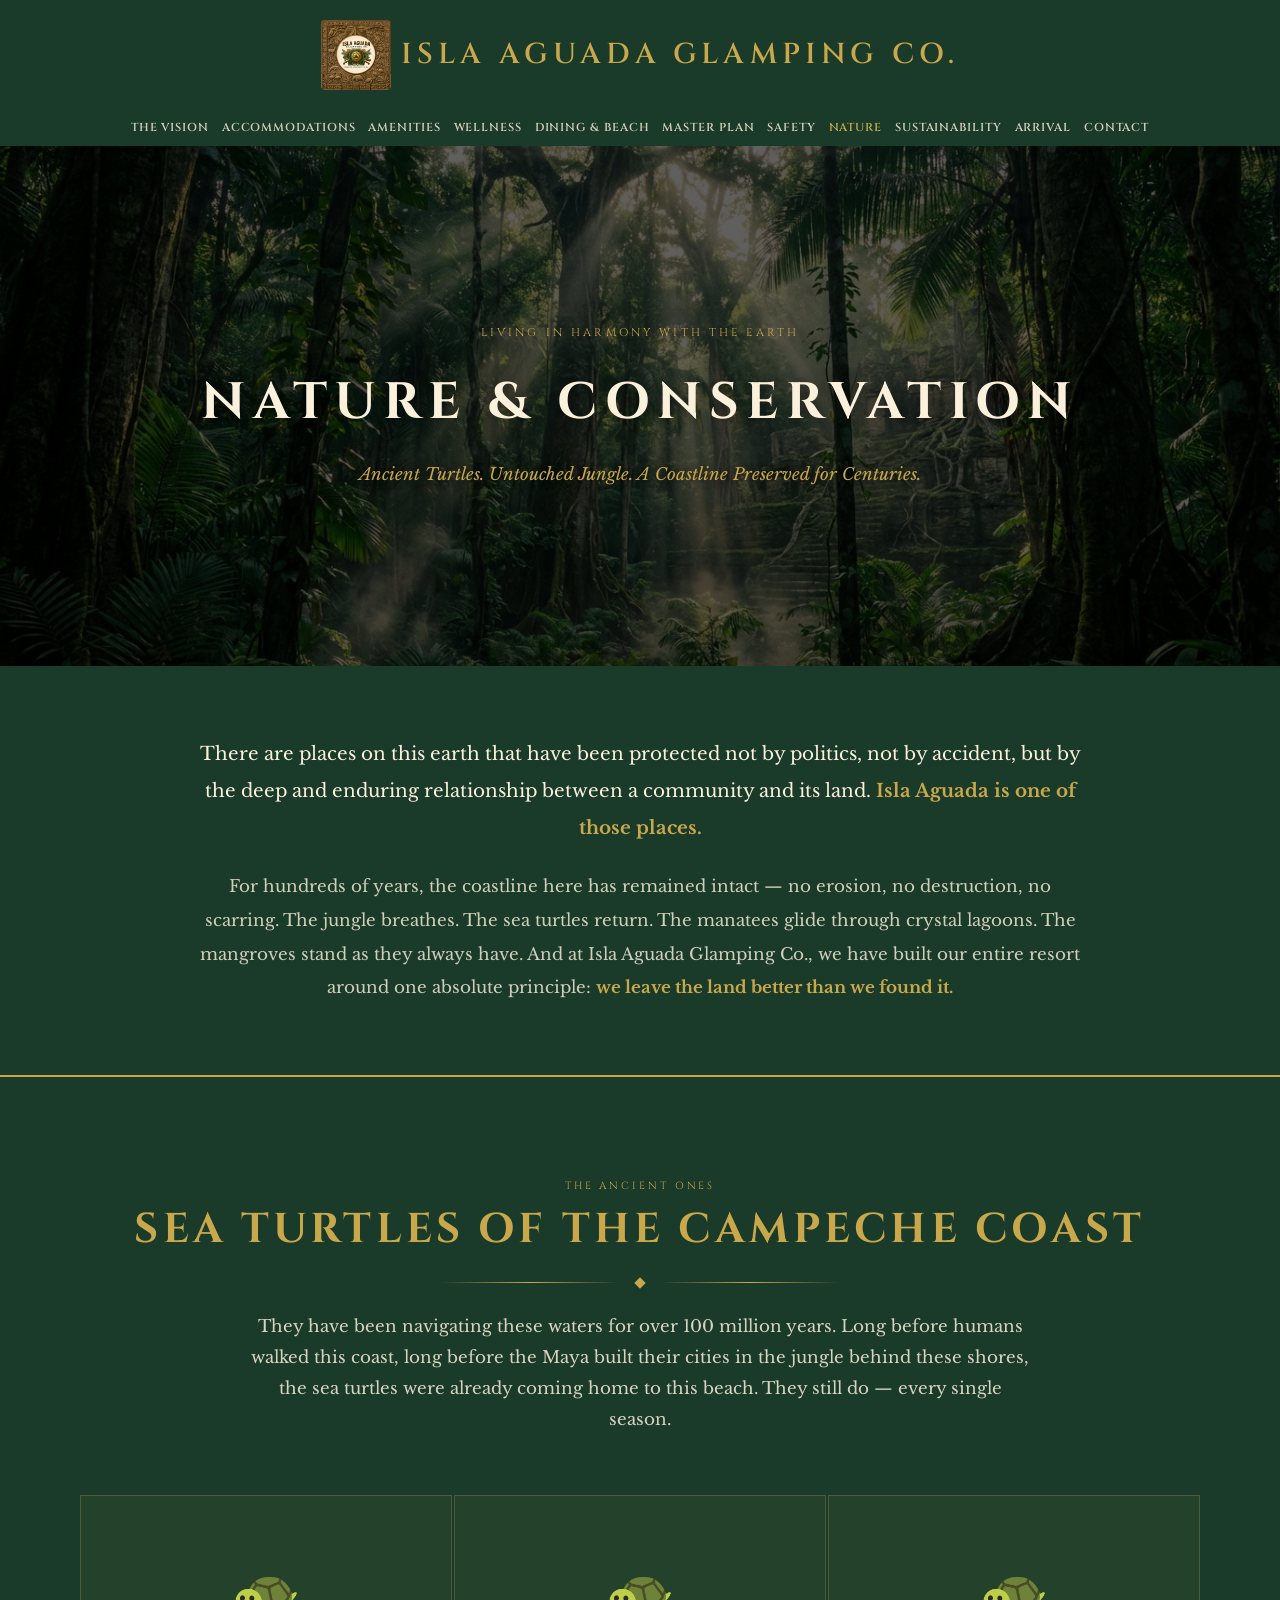
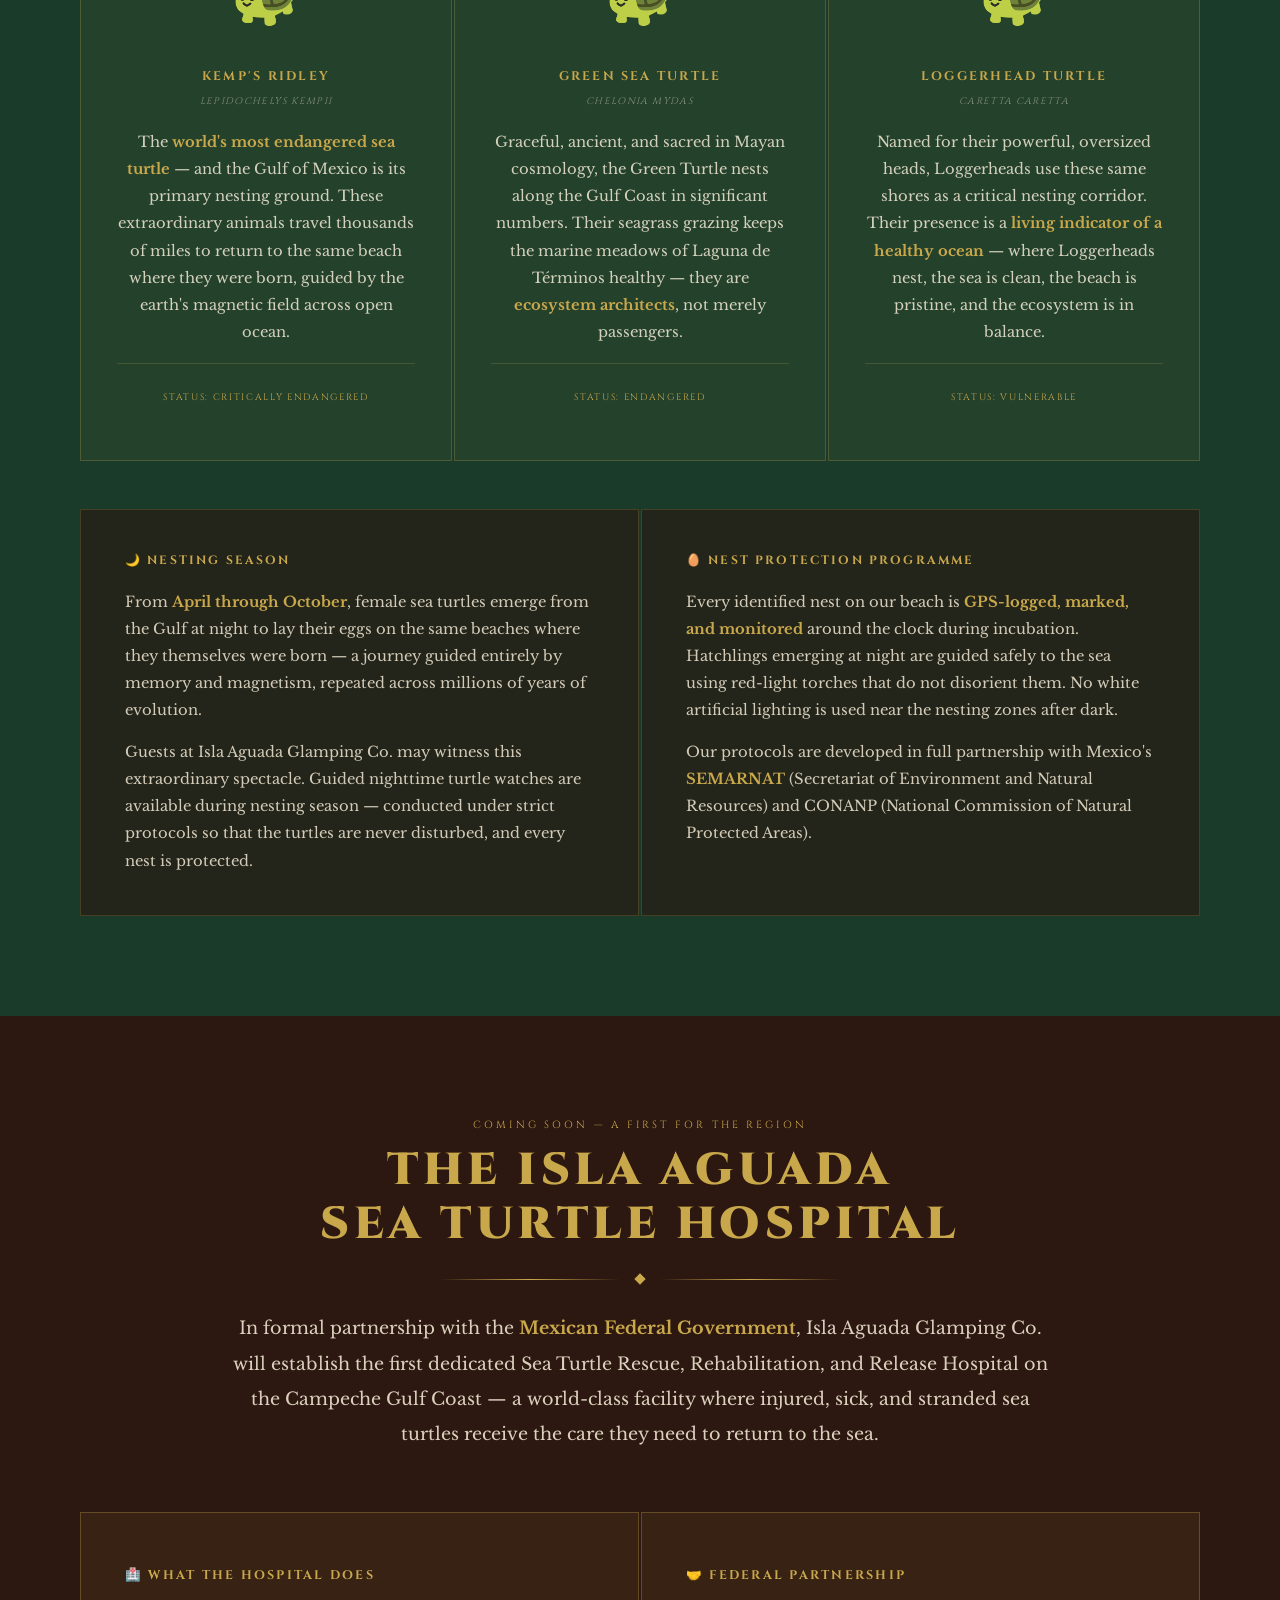
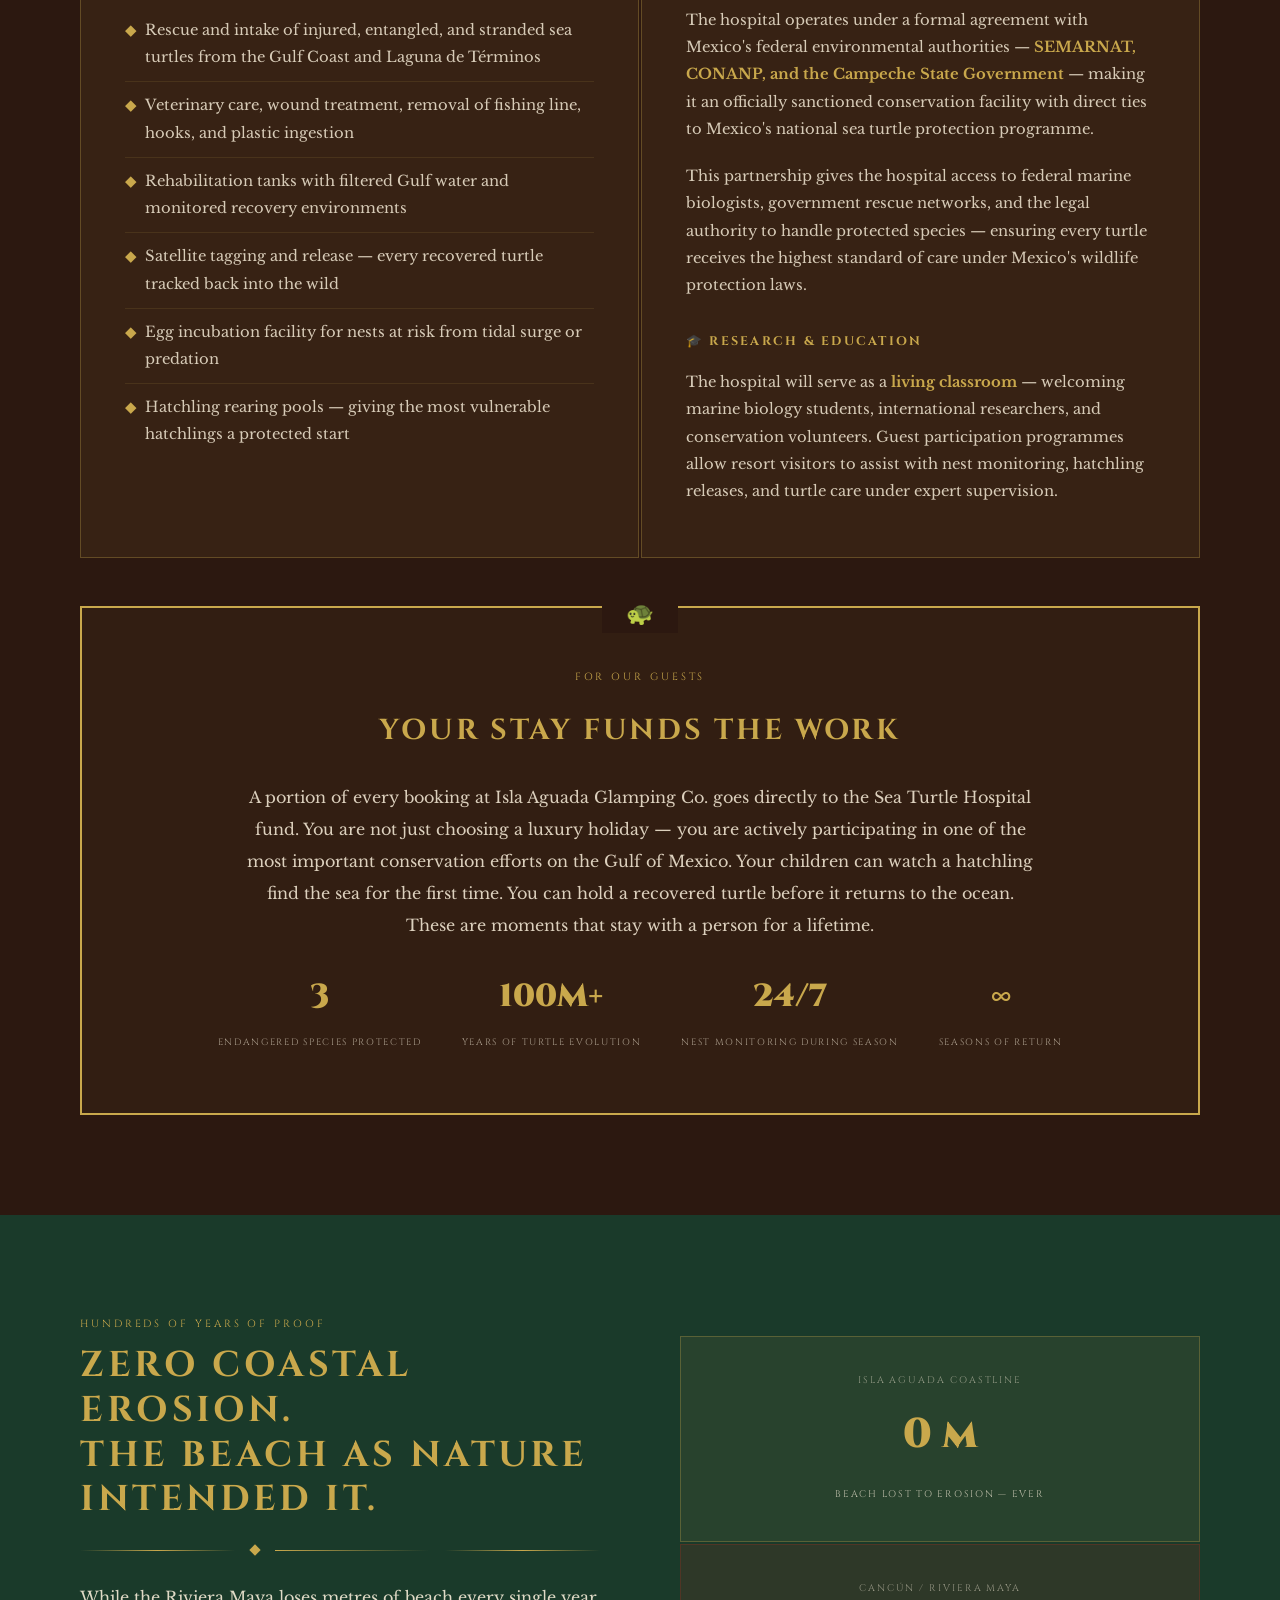
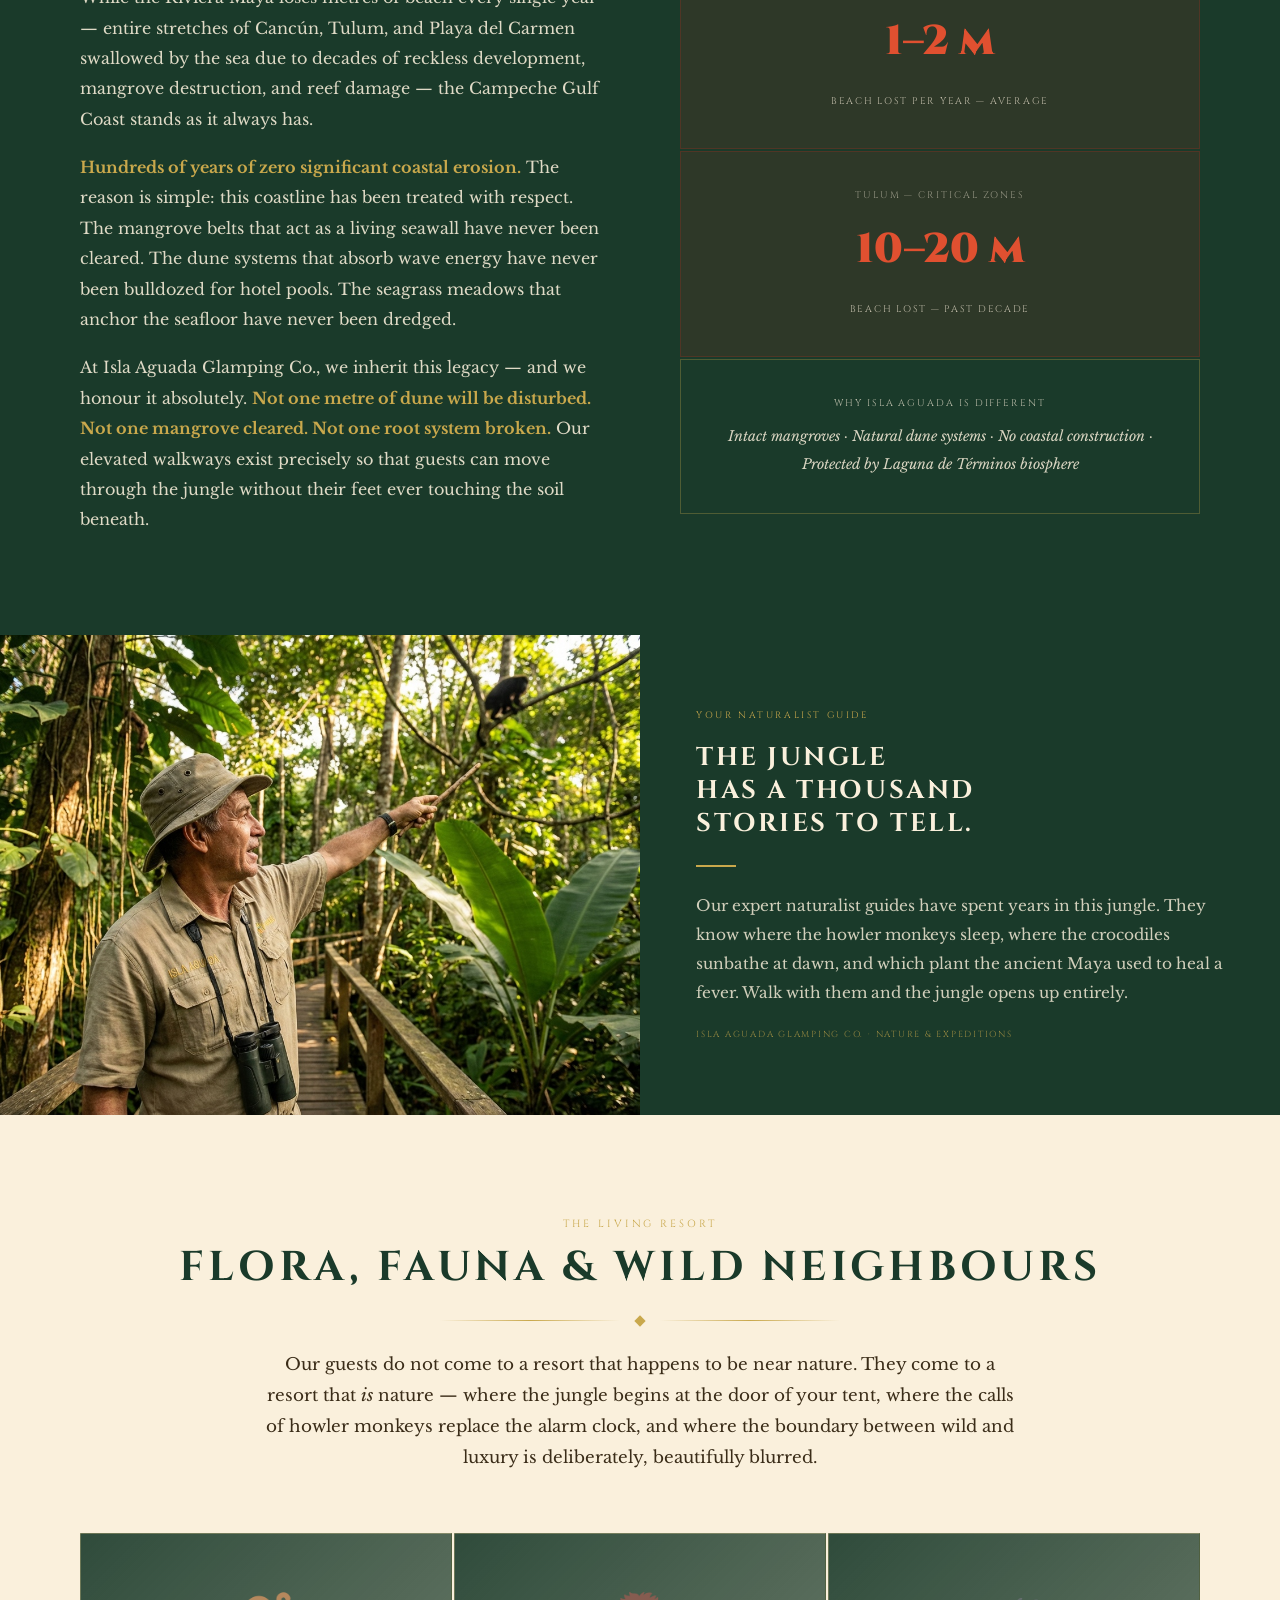
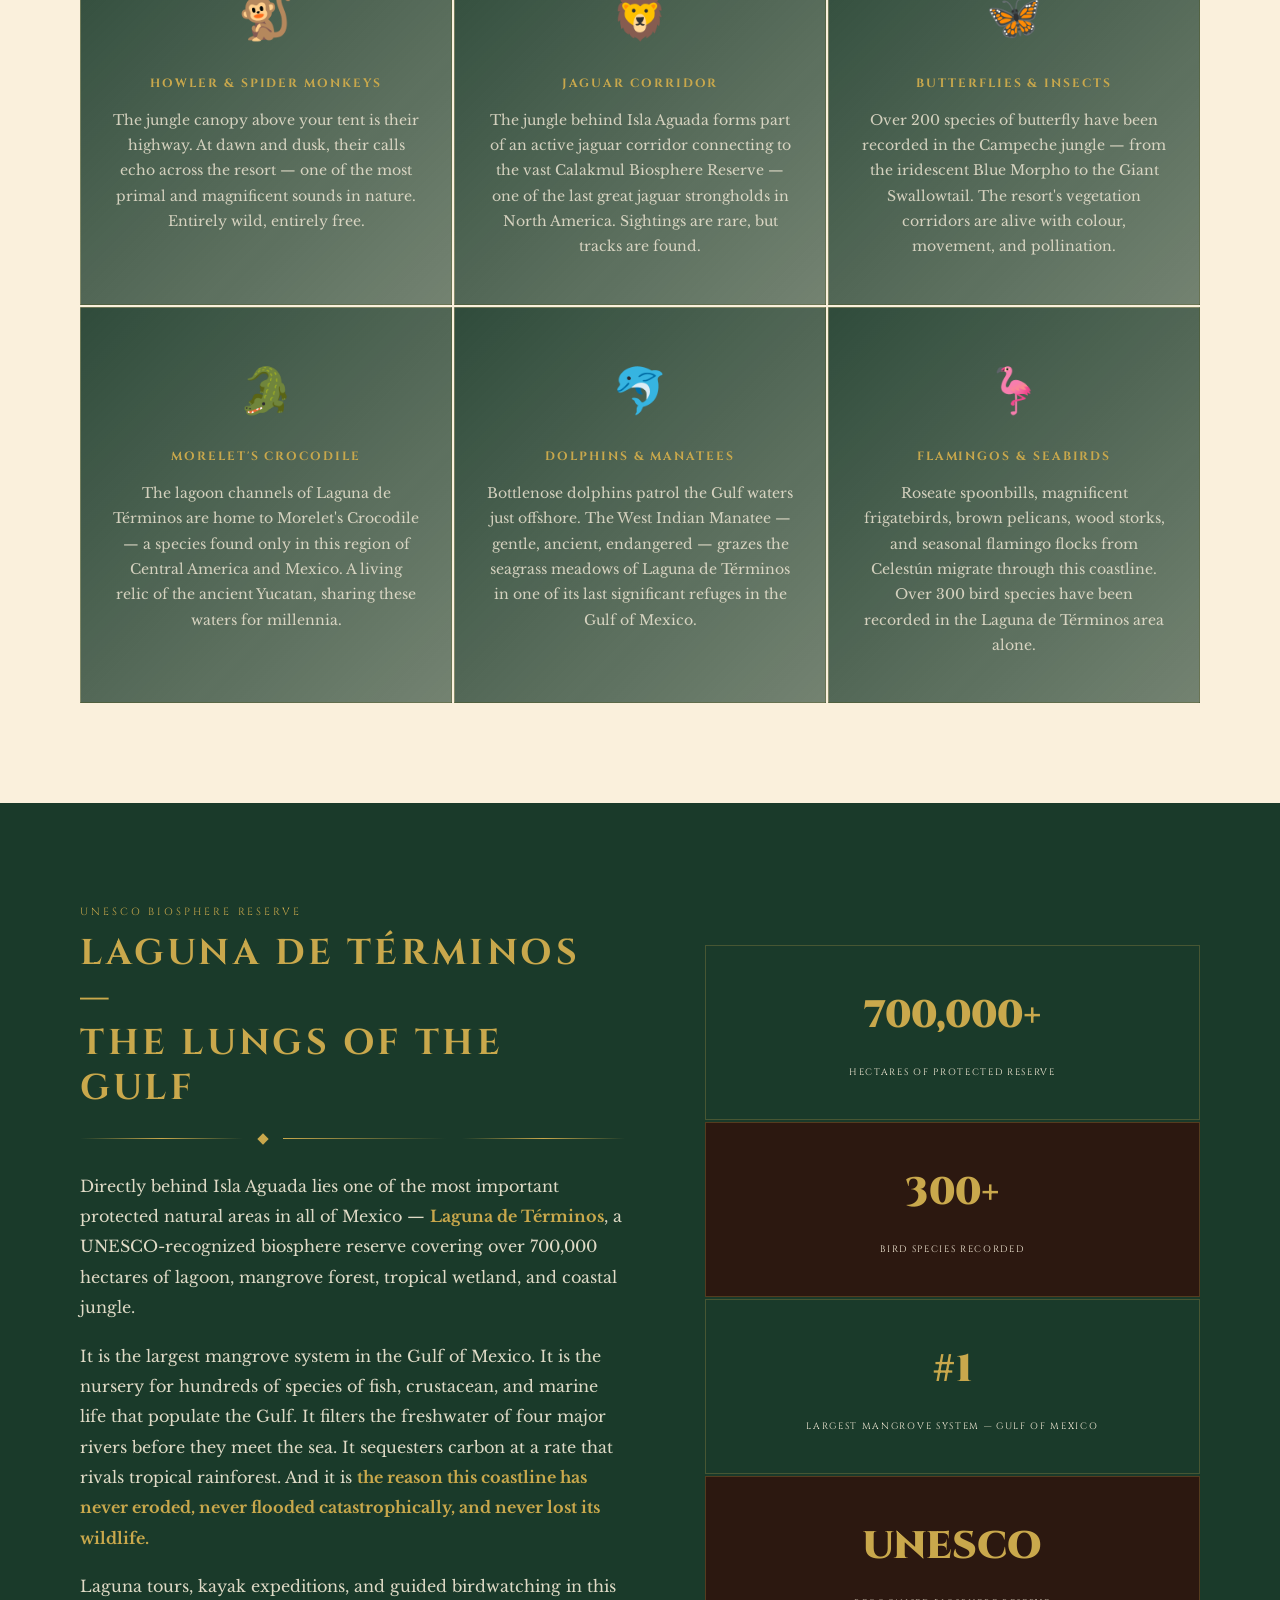
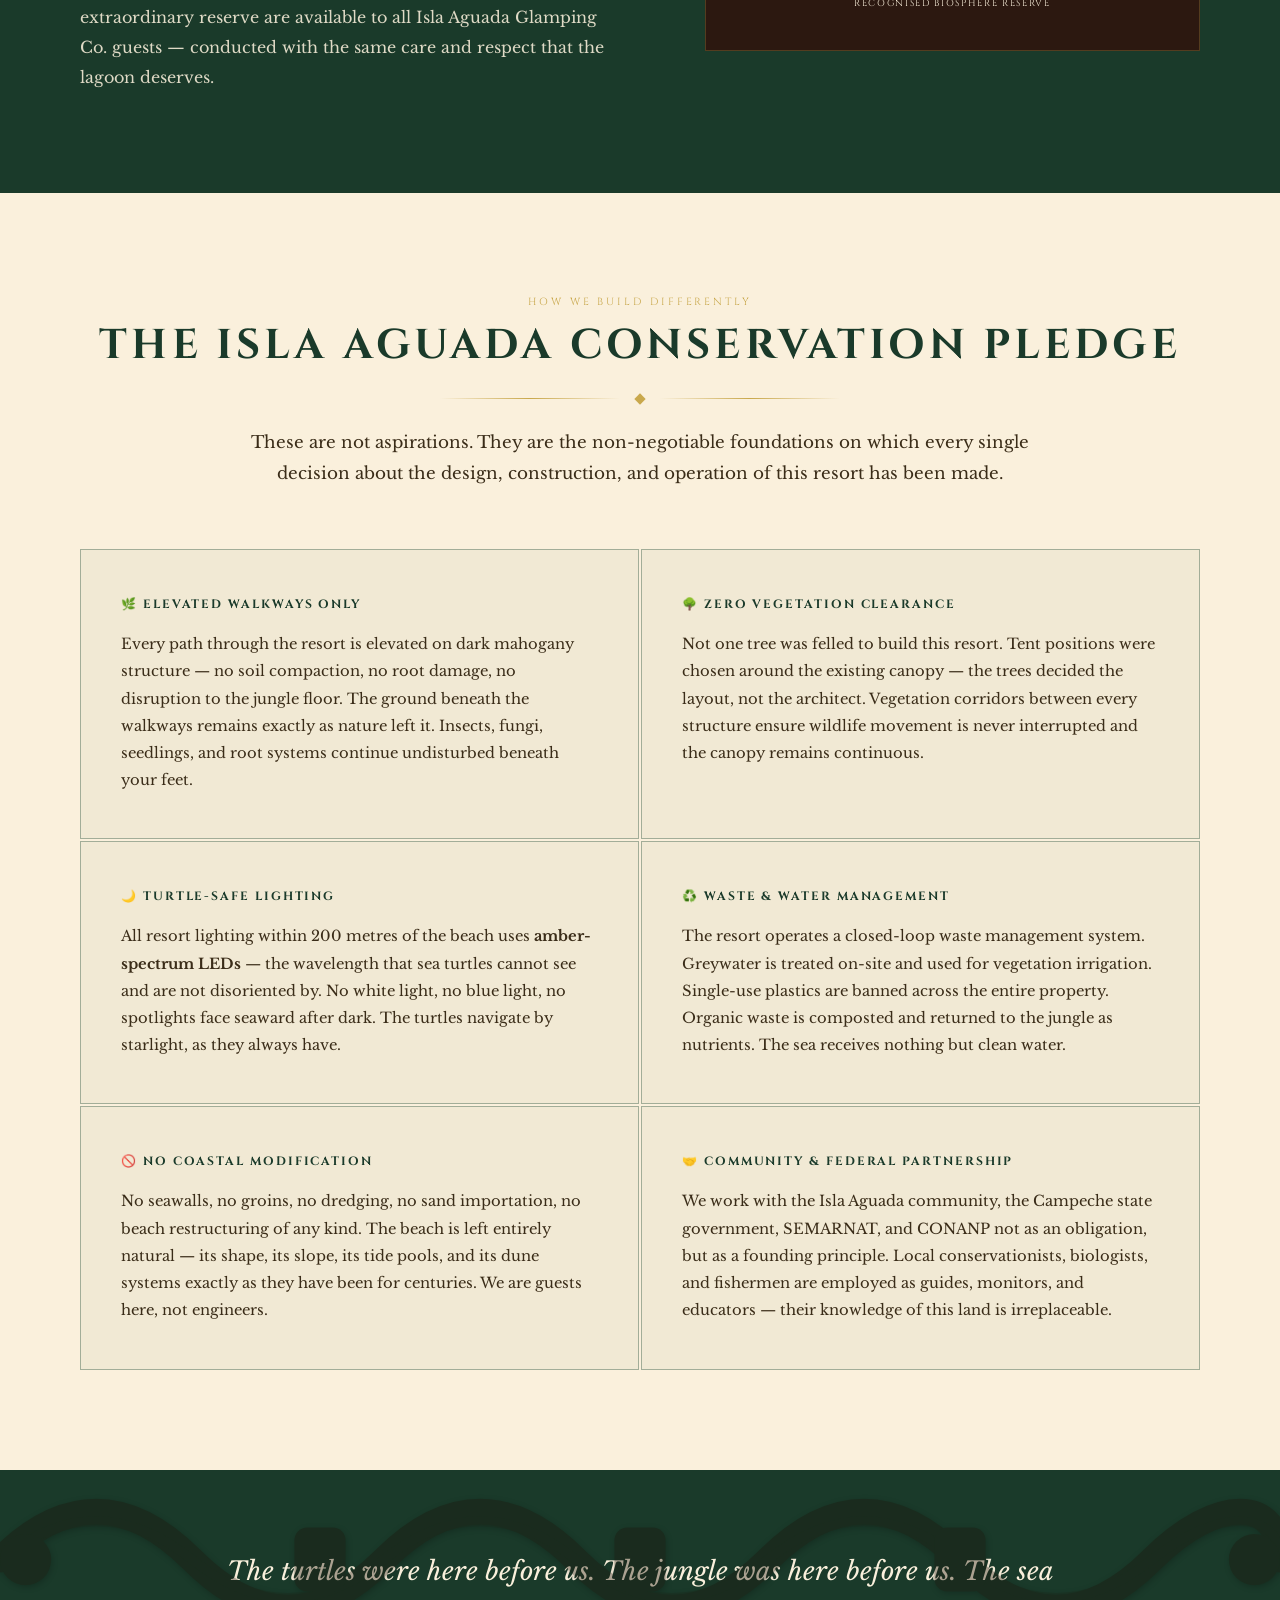
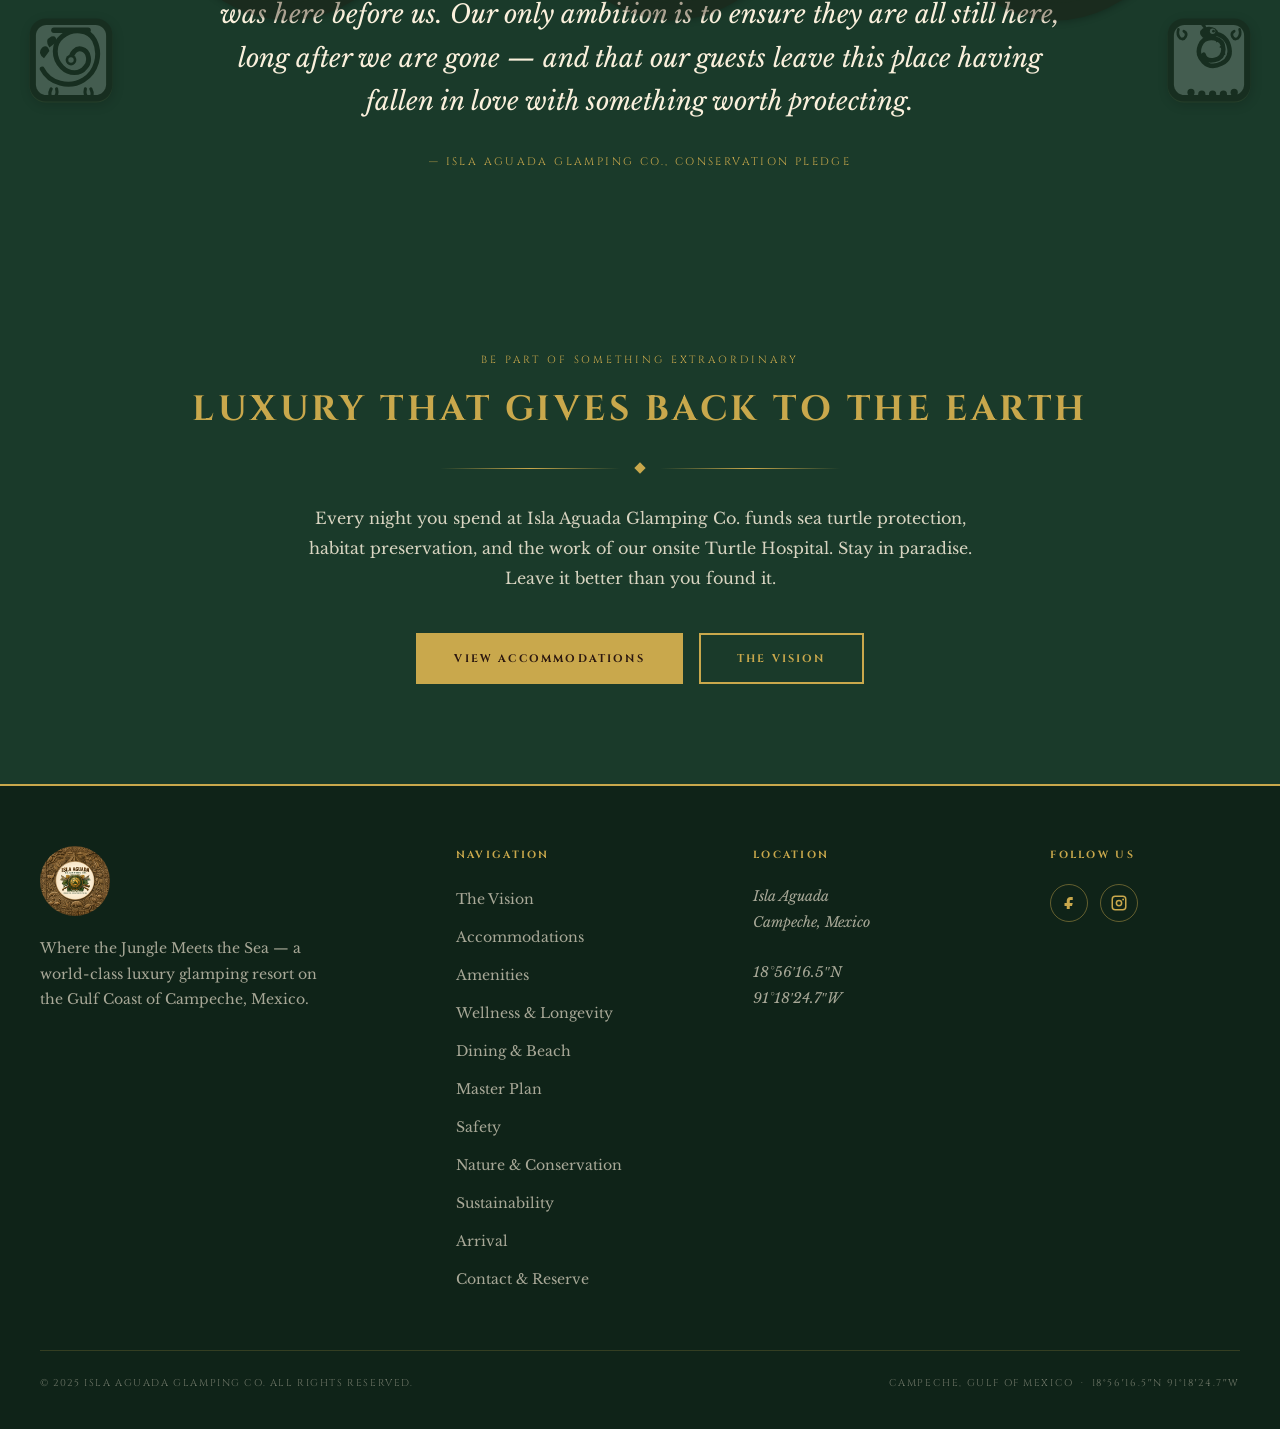
<file: nature.html>
<!DOCTYPE html>
<html lang="en">
<head>
  <meta charset="UTF-8" />
  <meta name="viewport" content="width=device-width, initial-scale=1.0" />
  <title>Nature & Conservation — Isla Aguada Glamping Co.</title>
  <meta name="description" content="Isla Aguada is one of Mexico's great living sanctuaries — ancient sea turtle nesting beaches, zero coastal erosion, Laguna de Términos biosphere reserve, and home to the Isla Aguada Sea Turtle Hospital." />
  <link rel="stylesheet" href="css/style.css" />
  <link rel="stylesheet" href="css/responsive-patch.css" />
  <link rel="stylesheet" href="css/mayan-glyphs.css" />
</head>
<body>

  <!-- ===== NAVIGATION ===== -->
  <nav class="site-nav" role="navigation" aria-label="Main navigation">
    <div class="nav-row-1">
      <a href="index.html" class="nav-logo" aria-label="Isla Aguada Glamping Co. Home">
        <img src="images/brand-stone-panel.png" alt="Isla Aguada Glamping Co. Logo" /><span class="nav-logo-text">Isla Aguada Glamping Co.</span>
        
      </a>
      <button class="nav-toggle" id="navToggle" aria-expanded="false" aria-label="Toggle navigation">
        <span></span><span></span><span></span>
      </button>
    </div>
    <div class="nav-row-2">
      <ul class="nav-links" id="navLinks" role="list">
        <li><a href="vision.html">The Vision</a></li>
        <li><a href="accommodations.html">Accommodations</a></li>
        <li><a href="amenities.html">Amenities</a></li>
        <li><a href="wellness.html">Wellness</a></li>
        <li><a href="dining.html">Dining &amp; Beach</a></li>
        <li><a href="masterplan.html">Master Plan</a></li>
        <li><a href="safety.html">Safety</a></li>
        <li><a href="nature.html" class="active">Nature</a></li>
        <li><a href="sustainability.html">Sustainability</a></li>
        <li><a href="arrival.html">Arrival</a></li>
        <li><a href="contact.html">Contact</a></li>
      </ul>
    </div>
  </nav>

  <!-- ===== MAIN ===== -->
  <main class="page-wrap">

    <!-- PAGE HERO -->
    <section class="page-hero" style="height: 520px;" aria-label="Nature and Conservation hero">
      <div class="page-hero-bg" style="background-image: url('images/hero-jungle.jpg'); filter: brightness(0.38);" role="img" aria-label="Pristine Gulf Coast jungle of Campeche Mexico"></div>
      <div class="page-hero-content">
        <span class="section-tag" style="font-size: 0.7rem; margin-bottom: 16px;">Living in Harmony With the Earth</span>
        <h1>Nature &amp; Conservation</h1>
        <p>Ancient Turtles. Untouched Jungle. A Coastline Preserved for Centuries.</p>
      </div>
    </section>

    <!-- OPENING STATEMENT -->
    <section style="background-color: var(--jungle-green); padding: 70px 40px; text-align: center; border-bottom: 2px solid var(--aged-gold);">
      <div style="max-width: 900px; margin: 0 auto;">
        <p style="font-family: var(--font-body); font-size: 1.15rem; color: var(--parchment); line-height: 2.0; margin-bottom: 24px;">
          There are places on this earth that have been protected not by politics, not by accident, 
          but by the deep and enduring relationship between a community and its land. 
          <strong style="color: var(--aged-gold);">Isla Aguada is one of those places.</strong>
        </p>
        <p style="font-family: var(--font-body); font-size: 1.05rem; color: rgba(250,240,220,0.82); line-height: 2.0;">
          For hundreds of years, the coastline here has remained intact — no erosion, no destruction, 
          no scarring. The jungle breathes. The sea turtles return. The manatees glide through crystal lagoons. 
          The mangroves stand as they always have. And at Isla Aguada Glamping Co., we have built our entire 
          resort around one absolute principle: <strong style="color: var(--aged-gold);">we leave the land better than we found it.</strong>
        </p>
      </div>
    </section>

    <!-- ===== SEA TURTLES — THE HEART OF IT ALL ===== -->
    <section class="section section--dark" id="sea-turtles">
      <div class="container">
        <header class="section-header">
          <span class="section-tag">The Ancient Ones</span>
          <h2>Sea Turtles of the Campeche Coast</h2>
          <div class="gold-divider"><div class="diamond"></div></div>
          <p style="max-width: 780px; margin: 0 auto;">
            They have been navigating these waters for over 100 million years. Long before humans walked 
            this coast, long before the Maya built their cities in the jungle behind these shores, 
            the sea turtles were already coming home to this beach. They still do — every single season.
          </p>
        </header>

        <!-- THREE TURTLE SPECIES -->
        <div style="display: grid; grid-template-columns: repeat(3, 1fr); gap: 2px; margin-top: 40px;">

          <div style="background-color: rgba(201,168,76,0.06); border: 1px solid rgba(201,168,76,0.25); padding: 52px 36px; text-align: center;">
            <div style="font-size: 3.5rem; margin-bottom: 20px;">🐢</div>
            <h3 style="font-family: var(--font-heading); font-size: 0.78rem; letter-spacing: 0.18em; text-transform: uppercase; color: var(--aged-gold); margin-bottom: 6px;">Kemp's Ridley</h3>
            <p style="font-family: var(--font-heading); font-size: 0.6rem; letter-spacing: 0.14em; color: rgba(250,240,220,0.45); text-transform: uppercase; margin-bottom: 18px; font-style: italic;">Lepidochelys kempii</p>
            <p style="font-size: 0.92rem; color: rgba(250,240,220,0.82); line-height: 1.85; margin-bottom: 16px;">
              The <strong style="color: var(--aged-gold);">world's most endangered sea turtle</strong> — and the Gulf of Mexico is its primary nesting ground. These extraordinary animals travel thousands of miles to return to the same beach where they were born, guided by the earth's magnetic field across open ocean.
            </p>
            <div style="border-top: 1px solid rgba(201,168,76,0.2); padding-top: 16px; margin-top: 8px;">
              <span style="font-family: var(--font-heading); font-size: 0.58rem; letter-spacing: 0.18em; text-transform: uppercase; color: var(--aged-gold);">Status: Critically Endangered</span>
            </div>
          </div>

          <div style="background-color: rgba(201,168,76,0.06); border: 1px solid rgba(201,168,76,0.25); padding: 52px 36px; text-align: center;">
            <div style="font-size: 3.5rem; margin-bottom: 20px;">🐢</div>
            <h3 style="font-family: var(--font-heading); font-size: 0.78rem; letter-spacing: 0.18em; text-transform: uppercase; color: var(--aged-gold); margin-bottom: 6px;">Green Sea Turtle</h3>
            <p style="font-family: var(--font-heading); font-size: 0.6rem; letter-spacing: 0.14em; color: rgba(250,240,220,0.45); text-transform: uppercase; margin-bottom: 18px; font-style: italic;">Chelonia mydas</p>
            <p style="font-size: 0.92rem; color: rgba(250,240,220,0.82); line-height: 1.85; margin-bottom: 16px;">
              Graceful, ancient, and sacred in Mayan cosmology, the Green Turtle nests along the Gulf Coast in significant numbers. Their seagrass grazing keeps the marine meadows of Laguna de Términos healthy — they are <strong style="color: var(--aged-gold);">ecosystem architects</strong>, not merely passengers.
            </p>
            <div style="border-top: 1px solid rgba(201,168,76,0.2); padding-top: 16px; margin-top: 8px;">
              <span style="font-family: var(--font-heading); font-size: 0.58rem; letter-spacing: 0.18em; text-transform: uppercase; color: var(--aged-gold);">Status: Endangered</span>
            </div>
          </div>

          <div style="background-color: rgba(201,168,76,0.06); border: 1px solid rgba(201,168,76,0.25); padding: 52px 36px; text-align: center;">
            <div style="font-size: 3.5rem; margin-bottom: 20px;">🐢</div>
            <h3 style="font-family: var(--font-heading); font-size: 0.78rem; letter-spacing: 0.18em; text-transform: uppercase; color: var(--aged-gold); margin-bottom: 6px;">Loggerhead Turtle</h3>
            <p style="font-family: var(--font-heading); font-size: 0.6rem; letter-spacing: 0.14em; color: rgba(250,240,220,0.45); text-transform: uppercase; margin-bottom: 18px; font-style: italic;">Caretta caretta</p>
            <p style="font-size: 0.92rem; color: rgba(250,240,220,0.82); line-height: 1.85; margin-bottom: 16px;">
              Named for their powerful, oversized heads, Loggerheads use these same shores as a critical nesting corridor. Their presence is a <strong style="color: var(--aged-gold);">living indicator of a healthy ocean</strong> — where Loggerheads nest, the sea is clean, the beach is pristine, and the ecosystem is in balance.
            </p>
            <div style="border-top: 1px solid rgba(201,168,76,0.2); padding-top: 16px; margin-top: 8px;">
              <span style="font-family: var(--font-heading); font-size: 0.58rem; letter-spacing: 0.18em; text-transform: uppercase; color: var(--aged-gold);">Status: Vulnerable</span>
            </div>
          </div>

        </div>

        <!-- NESTING SEASON INFO -->
        <div style="margin-top: 48px; display: grid; grid-template-columns: 1fr 1fr; gap: 2px;">
          <div style="background-color: rgba(44,24,16,0.6); border: 1px solid rgba(201,168,76,0.2); padding: 40px 44px;">
            <h3 style="font-family: var(--font-heading); font-size: 0.75rem; letter-spacing: 0.18em; text-transform: uppercase; color: var(--aged-gold); margin-bottom: 18px;">🌙 Nesting Season</h3>
            <p style="font-size: 0.92rem; color: rgba(250,240,220,0.82); line-height: 1.85; margin-bottom: 14px;">
              From <strong style="color: var(--aged-gold);">April through October</strong>, female sea turtles emerge from the Gulf at night to lay their eggs on the same beaches where they themselves were born — a journey guided entirely by memory and magnetism, repeated across millions of years of evolution.
            </p>
            <p style="font-size: 0.92rem; color: rgba(250,240,220,0.82); line-height: 1.85;">
              Guests at Isla Aguada Glamping Co. may witness this extraordinary spectacle. Guided nighttime turtle watches are available during nesting season — conducted under strict protocols so that the turtles are never disturbed, and every nest is protected.
            </p>
          </div>
          <div style="background-color: rgba(44,24,16,0.6); border: 1px solid rgba(201,168,76,0.2); padding: 40px 44px;">
            <h3 style="font-family: var(--font-heading); font-size: 0.75rem; letter-spacing: 0.18em; text-transform: uppercase; color: var(--aged-gold); margin-bottom: 18px;">🥚 Nest Protection Programme</h3>
            <p style="font-size: 0.92rem; color: rgba(250,240,220,0.82); line-height: 1.85; margin-bottom: 14px;">
              Every identified nest on our beach is <strong style="color: var(--aged-gold);">GPS-logged, marked, and monitored</strong> around the clock during incubation. Hatchlings emerging at night are guided safely to the sea using red-light torches that do not disorient them. No white artificial lighting is used near the nesting zones after dark.
            </p>
            <p style="font-size: 0.92rem; color: rgba(250,240,220,0.82); line-height: 1.85;">
              Our protocols are developed in full partnership with Mexico's <strong style="color: var(--aged-gold);">SEMARNAT</strong> (Secretariat of Environment and Natural Resources) and CONANP (National Commission of Natural Protected Areas).
            </p>
          </div>
        </div>
      </div>
    </section>

    <!-- ===== TURTLE HOSPITAL ===== -->
    <section class="section section--mahogany" id="turtle-hospital">
      <div class="container">

        <!-- BIG ANNOUNCEMENT HEADER -->
        <div style="text-align: center; margin-bottom: 60px;">
          <span class="section-tag">Coming Soon — A First for the Region</span>
          <h2 style="font-family: var(--font-heading); font-size: clamp(1.8rem, 3.5vw, 3rem); font-weight: 900; color: var(--aged-gold); letter-spacing: 0.1em; text-transform: uppercase; margin-bottom: 20px; line-height: 1.2;">
            The Isla Aguada<br/>Sea Turtle Hospital
          </h2>
          <div class="gold-divider" style="margin-bottom: 28px;"><div class="diamond"></div></div>
          <p style="font-family: var(--font-body); font-size: 1.1rem; color: rgba(250,240,220,0.85); max-width: 820px; margin: 0 auto; line-height: 2.0;">
            In formal partnership with the <strong style="color: var(--aged-gold);">Mexican Federal Government</strong>, Isla Aguada Glamping Co. will establish the first dedicated Sea Turtle Rescue, Rehabilitation, and Release Hospital on the Campeche Gulf Coast — a world-class facility where injured, sick, and stranded sea turtles receive the care they need to return to the sea.
          </p>
        </div>

        <!-- HOSPITAL DETAILS GRID -->
        <div style="display: grid; grid-template-columns: 1fr 1fr; gap: 2px; margin-bottom: 48px;">

          <div style="background-color: rgba(201,168,76,0.07); border: 1px solid rgba(201,168,76,0.3); padding: 52px 44px;">
            <h3 style="font-family: var(--font-heading); font-size: 0.78rem; letter-spacing: 0.18em; text-transform: uppercase; color: var(--aged-gold); margin-bottom: 20px;">🏥 What the Hospital Does</h3>
            <ul style="list-style: none; padding: 0; margin: 0;">
              <li style="font-size: 0.92rem; color: rgba(250,240,220,0.82); line-height: 1.85; padding: 10px 0; border-bottom: 1px solid rgba(201,168,76,0.12); padding-left: 20px; position: relative;">
                <span style="position: absolute; left: 0; color: var(--aged-gold);">◆</span>
                Rescue and intake of injured, entangled, and stranded sea turtles from the Gulf Coast and Laguna de Términos
              </li>
              <li style="font-size: 0.92rem; color: rgba(250,240,220,0.82); line-height: 1.85; padding: 10px 0; border-bottom: 1px solid rgba(201,168,76,0.12); padding-left: 20px; position: relative;">
                <span style="position: absolute; left: 0; color: var(--aged-gold);">◆</span>
                Veterinary care, wound treatment, removal of fishing line, hooks, and plastic ingestion
              </li>
              <li style="font-size: 0.92rem; color: rgba(250,240,220,0.82); line-height: 1.85; padding: 10px 0; border-bottom: 1px solid rgba(201,168,76,0.12); padding-left: 20px; position: relative;">
                <span style="position: absolute; left: 0; color: var(--aged-gold);">◆</span>
                Rehabilitation tanks with filtered Gulf water and monitored recovery environments
              </li>
              <li style="font-size: 0.92rem; color: rgba(250,240,220,0.82); line-height: 1.85; padding: 10px 0; border-bottom: 1px solid rgba(201,168,76,0.12); padding-left: 20px; position: relative;">
                <span style="position: absolute; left: 0; color: var(--aged-gold);">◆</span>
                Satellite tagging and release — every recovered turtle tracked back into the wild
              </li>
              <li style="font-size: 0.92rem; color: rgba(250,240,220,0.82); line-height: 1.85; padding: 10px 0; border-bottom: 1px solid rgba(201,168,76,0.12); padding-left: 20px; position: relative;">
                <span style="position: absolute; left: 0; color: var(--aged-gold);">◆</span>
                Egg incubation facility for nests at risk from tidal surge or predation
              </li>
              <li style="font-size: 0.92rem; color: rgba(250,240,220,0.82); line-height: 1.85; padding: 10px 0; padding-left: 20px; position: relative;">
                <span style="position: absolute; left: 0; color: var(--aged-gold);">◆</span>
                Hatchling rearing pools — giving the most vulnerable hatchlings a protected start
              </li>
            </ul>
          </div>

          <div style="background-color: rgba(201,168,76,0.07); border: 1px solid rgba(201,168,76,0.3); padding: 52px 44px;">
            <h3 style="font-family: var(--font-heading); font-size: 0.78rem; letter-spacing: 0.18em; text-transform: uppercase; color: var(--aged-gold); margin-bottom: 20px;">🤝 Federal Partnership</h3>
            <p style="font-size: 0.92rem; color: rgba(250,240,220,0.82); line-height: 1.85; margin-bottom: 20px;">
              The hospital operates under a formal agreement with Mexico's federal environmental authorities — <strong style="color: var(--aged-gold);">SEMARNAT, CONANP, and the Campeche State Government</strong> — making it an officially sanctioned conservation facility with direct ties to Mexico's national sea turtle protection programme.
            </p>
            <p style="font-size: 0.92rem; color: rgba(250,240,220,0.82); line-height: 1.85; margin-bottom: 20px;">
              This partnership gives the hospital access to federal marine biologists, government rescue networks, and the legal authority to handle protected species — ensuring every turtle receives the highest standard of care under Mexico's wildlife protection laws.
            </p>
            <h3 style="font-family: var(--font-heading); font-size: 0.78rem; letter-spacing: 0.18em; text-transform: uppercase; color: var(--aged-gold); margin-bottom: 16px; margin-top: 32px;">🎓 Research &amp; Education</h3>
            <p style="font-size: 0.92rem; color: rgba(250,240,220,0.82); line-height: 1.85;">
              The hospital will serve as a <strong style="color: var(--aged-gold);">living classroom</strong> — welcoming marine biology students, international researchers, and conservation volunteers. Guest participation programmes allow resort visitors to assist with nest monitoring, hatchling releases, and turtle care under expert supervision.
            </p>
          </div>

        </div>

        <!-- GUEST EXPERIENCE WITH HOSPITAL -->
        <div style="border: 2px solid var(--aged-gold); padding: 60px 72px; text-align: center; position: relative; background-color: rgba(201,168,76,0.04);">
          <div style="position: absolute; top: -14px; left: 50%; transform: translateX(-50%); background-color: var(--dark-mahogany); padding: 0 24px;">
            <span style="color: var(--aged-gold); font-size: 1.4rem;">🐢</span>
          </div>
          <span class="section-tag" style="margin-bottom: 20px; display: block;">For Our Guests</span>
          <h3 style="font-family: var(--font-heading); font-size: clamp(1.2rem, 2.5vw, 1.8rem); font-weight: 700; color: var(--aged-gold); letter-spacing: 0.1em; text-transform: uppercase; margin-bottom: 24px;">
            Your Stay Funds the Work
          </h3>
          <p style="font-size: 1rem; color: rgba(250,240,220,0.85); max-width: 800px; margin: 0 auto 28px; line-height: 2.0;">
            A portion of every booking at Isla Aguada Glamping Co. goes directly to the Sea Turtle Hospital fund. 
            You are not just choosing a luxury holiday — you are actively participating in one of the most important 
            conservation efforts on the Gulf of Mexico. Your children can watch a hatchling find the sea for the 
            first time. You can hold a recovered turtle before it returns to the ocean. These are moments 
            that stay with a person for a lifetime.
          </p>
          <div style="display: flex; gap: 40px; justify-content: center; flex-wrap: wrap; margin-top: 20px;">
            <div style="text-align: center;">
              <span style="font-family: var(--font-heading); font-size: 2rem; font-weight: 900; color: var(--aged-gold); display: block;">3</span>
              <span style="font-family: var(--font-heading); font-size: 0.58rem; letter-spacing: 0.18em; text-transform: uppercase; color: rgba(250,240,220,0.6);">Endangered Species Protected</span>
            </div>
            <div style="text-align: center;">
              <span style="font-family: var(--font-heading); font-size: 2rem; font-weight: 900; color: var(--aged-gold); display: block;">100M+</span>
              <span style="font-family: var(--font-heading); font-size: 0.58rem; letter-spacing: 0.18em; text-transform: uppercase; color: rgba(250,240,220,0.6);">Years of Turtle Evolution</span>
            </div>
            <div style="text-align: center;">
              <span style="font-family: var(--font-heading); font-size: 2rem; font-weight: 900; color: var(--aged-gold); display: block;">24/7</span>
              <span style="font-family: var(--font-heading); font-size: 0.58rem; letter-spacing: 0.18em; text-transform: uppercase; color: rgba(250,240,220,0.6);">Nest Monitoring During Season</span>
            </div>
            <div style="text-align: center;">
              <span style="font-family: var(--font-heading); font-size: 2rem; font-weight: 900; color: var(--aged-gold); display: block;">∞</span>
              <span style="font-family: var(--font-heading); font-size: 0.58rem; letter-spacing: 0.18em; text-transform: uppercase; color: rgba(250,240,220,0.6);">Seasons of Return</span>
            </div>
          </div>
        </div>

      </div>
    </section>

    <!-- ===== THE COASTLINE — ZERO EROSION ===== -->
    <section class="section section--dark" id="coastline">
      <div class="container">
        <div style="display: grid; grid-template-columns: 1fr 1fr; gap: 80px; align-items: center;">

          <div>
            <span class="section-tag">Hundreds of Years of Proof</span>
            <h2 style="font-family: var(--font-heading); font-size: clamp(1.5rem, 2.8vw, 2.4rem); font-weight: 700; color: var(--aged-gold); letter-spacing: 0.1em; text-transform: uppercase; margin-bottom: 24px; line-height: 1.25;">
              Zero Coastal Erosion.<br/>The Beach as Nature<br/>Intended It.
            </h2>
            <div class="gold-divider" style="justify-content: flex-start; margin-bottom: 28px;">
              <div class="diamond"></div>
              <div style="flex:1; max-width:180px; height:1px; background: linear-gradient(to right, var(--aged-gold), transparent);"></div>
            </div>
            <p style="font-size: 1rem; color: rgba(250,240,220,0.88); line-height: 1.9; margin-bottom: 18px;">
              While the Riviera Maya loses metres of beach every single year — entire stretches of Cancún, Tulum, and Playa del Carmen swallowed by the sea due to decades of reckless development, mangrove destruction, and reef damage — the Campeche Gulf Coast stands as it always has.
            </p>
            <p style="font-size: 1rem; color: rgba(250,240,220,0.88); line-height: 1.9; margin-bottom: 18px;">
              <strong style="color: var(--aged-gold);">Hundreds of years of zero significant coastal erosion.</strong> The reason is simple: this coastline has been treated with respect. The mangrove belts that act as a living seawall have never been cleared. The dune systems that absorb wave energy have never been bulldozed for hotel pools. The seagrass meadows that anchor the seafloor have never been dredged.
            </p>
            <p style="font-size: 1rem; color: rgba(250,240,220,0.88); line-height: 1.9;">
              At Isla Aguada Glamping Co., we inherit this legacy — and we honour it absolutely. <strong style="color: var(--aged-gold);">Not one metre of dune will be disturbed. Not one mangrove cleared. Not one root system broken.</strong> Our elevated walkways exist precisely so that guests can move through the jungle without their feet ever touching the soil beneath.
            </p>
          </div>

          <!-- EROSION COMPARISON -->
          <div style="display: flex; flex-direction: column; gap: 2px;">
            <div style="background-color: rgba(201,168,76,0.08); border: 1px solid rgba(201,168,76,0.3); padding: 36px 32px; text-align: center;">
              <span style="font-family: var(--font-heading); font-size: 0.6rem; letter-spacing: 0.2em; text-transform: uppercase; color: rgba(250,240,220,0.5); display: block; margin-bottom: 8px;">Isla Aguada Coastline</span>
              <span style="font-family: var(--font-heading); font-size: 2.6rem; font-weight: 900; color: var(--aged-gold); display: block; margin-bottom: 6px;">0 m</span>
              <span style="font-family: var(--font-heading); font-size: 0.6rem; letter-spacing: 0.18em; text-transform: uppercase; color: rgba(250,240,220,0.7);">Beach Lost to Erosion — Ever</span>
            </div>
            <div style="background-color: rgba(160,48,32,0.15); border: 1px solid rgba(160,48,32,0.3); padding: 36px 32px; text-align: center;">
              <span style="font-family: var(--font-heading); font-size: 0.6rem; letter-spacing: 0.2em; text-transform: uppercase; color: rgba(250,240,220,0.5); display: block; margin-bottom: 8px;">Cancún / Riviera Maya</span>
              <span style="font-family: var(--font-heading); font-size: 2.6rem; font-weight: 900; color: #e05030; display: block; margin-bottom: 6px;">1–2 m</span>
              <span style="font-family: var(--font-heading); font-size: 0.6rem; letter-spacing: 0.18em; text-transform: uppercase; color: rgba(250,240,220,0.7);">Beach Lost Per Year — Average</span>
            </div>
            <div style="background-color: rgba(160,48,32,0.15); border: 1px solid rgba(160,48,32,0.3); padding: 36px 32px; text-align: center;">
              <span style="font-family: var(--font-heading); font-size: 0.6rem; letter-spacing: 0.2em; text-transform: uppercase; color: rgba(250,240,220,0.5); display: block; margin-bottom: 8px;">Tulum — Critical Zones</span>
              <span style="font-family: var(--font-heading); font-size: 2.6rem; font-weight: 900; color: #e05030; display: block; margin-bottom: 6px;">10–20 m</span>
              <span style="font-family: var(--font-heading); font-size: 0.6rem; letter-spacing: 0.18em; text-transform: uppercase; color: rgba(250,240,220,0.7);">Beach Lost — Past Decade</span>
            </div>
            <div style="background-color: var(--jungle-green); padding: 36px 32px; text-align: center; border: 1px solid rgba(201,168,76,0.3);">
              <span style="font-family: var(--font-heading); font-size: 0.6rem; letter-spacing: 0.2em; text-transform: uppercase; color: rgba(250,240,220,0.7); display: block; margin-bottom: 8px;">Why Isla Aguada is Different</span>
              <span style="font-family: var(--font-body); font-size: 0.88rem; color: rgba(250,240,220,0.85); font-style: italic; line-height: 1.7;">Intact mangroves · Natural dune systems · No coastal construction · Protected by Laguna de Términos biosphere</span>
            </div>
          </div>

        </div>
      </div>
    </section>

    <!-- ===== VEGETATION & WILDLIFE ===== -->
    <!-- STAFF — JUNGLE GUIDE -->
    <section style="display:grid; grid-template-columns:1fr 1fr; min-height:480px;">
      <div style="overflow:hidden;">
        <img src="images/staff-jungle-guide.jpg" alt="Isla Aguada expert naturalist jungle guide on the elevated mahogany walkway" loading="lazy" style="width:100%; height:100%; object-fit:cover; object-position:center;" />
      </div>
      <div style="background:var(--jungle-green); padding:64px 56px; display:flex; flex-direction:column; justify-content:center;">
        <span style="font-family:var(--font-heading); font-size:0.58rem; letter-spacing:0.28em; text-transform:uppercase; color:var(--aged-gold); display:block; margin-bottom:18px;">Your Naturalist Guide</span>
        <h3 style="font-family:var(--font-heading); font-size:clamp(1.1rem,2.2vw,1.6rem); letter-spacing:0.1em; text-transform:uppercase; color:var(--parchment); margin-bottom:24px; line-height:1.3;">The Jungle<br/>Has a Thousand<br/>Stories to Tell.</h3>
        <div style="width:40px; height:2px; background:var(--aged-gold); margin-bottom:24px;"></div>
        <p style="font-size:0.96rem; color:rgba(250,240,220,0.82); line-height:1.9; margin-bottom:20px;">
          Our expert naturalist guides have spent years in this jungle. They know where the howler monkeys sleep, where the crocodiles sunbathe at dawn, and which plant the ancient Maya used to heal a fever. Walk with them and the jungle opens up entirely.
        </p>
        <span style="font-family:var(--font-heading); font-size:0.55rem; letter-spacing:0.2em; text-transform:uppercase; color:rgba(201,168,76,0.7);">Isla Aguada Glamping Co. · Nature &amp; Expeditions</span>
      </div>
    </section>

    <section class="section" id="wildlife">
      <div class="container">
        <header class="section-header">
          <span class="section-tag">The Living Resort</span>
          <h2>Flora, Fauna &amp; Wild Neighbours</h2>
          <div class="gold-divider"><div class="diamond"></div></div>
          <p style="max-width: 760px; margin: 0 auto;">
            Our guests do not come to a resort that happens to be near nature. They come to a resort 
            that <em>is</em> nature — where the jungle begins at the door of your tent, where the calls 
            of howler monkeys replace the alarm clock, and where the boundary between wild and luxury 
            is deliberately, beautifully blurred.
          </p>
        </header>

        <!-- WILDLIFE GRID -->
        <div style="display: grid; grid-template-columns: repeat(3, 1fr); gap: 2px; margin-top: 40px;">

          <div style="background: linear-gradient(135deg, rgba(26,58,42,0.9), rgba(26,58,42,0.6)); border: 1px solid rgba(201,168,76,0.2); padding: 44px 32px; text-align: center;">
            <div style="font-size: 2.8rem; margin-bottom: 16px;">🐒</div>
            <h3 style="font-family: var(--font-heading); font-size: 0.75rem; letter-spacing: 0.16em; text-transform: uppercase; color: var(--aged-gold); margin-bottom: 14px;">Howler &amp; Spider Monkeys</h3>
            <p style="font-size: 0.88rem; color: rgba(250,240,220,0.78); line-height: 1.8;">The jungle canopy above your tent is their highway. At dawn and dusk, their calls echo across the resort — one of the most primal and magnificent sounds in nature. Entirely wild, entirely free.</p>
          </div>

          <div style="background: linear-gradient(135deg, rgba(26,58,42,0.9), rgba(26,58,42,0.6)); border: 1px solid rgba(201,168,76,0.2); padding: 44px 32px; text-align: center;">
            <div style="font-size: 2.8rem; margin-bottom: 16px;">🦁</div>
            <h3 style="font-family: var(--font-heading); font-size: 0.75rem; letter-spacing: 0.16em; text-transform: uppercase; color: var(--aged-gold); margin-bottom: 14px;">Jaguar Corridor</h3>
            <p style="font-size: 0.88rem; color: rgba(250,240,220,0.78); line-height: 1.8;">The jungle behind Isla Aguada forms part of an active jaguar corridor connecting to the vast Calakmul Biosphere Reserve — one of the last great jaguar strongholds in North America. Sightings are rare, but tracks are found.</p>
          </div>

          <div style="background: linear-gradient(135deg, rgba(26,58,42,0.9), rgba(26,58,42,0.6)); border: 1px solid rgba(201,168,76,0.2); padding: 44px 32px; text-align: center;">
            <div style="font-size: 2.8rem; margin-bottom: 16px;">🦋</div>
            <h3 style="font-family: var(--font-heading); font-size: 0.75rem; letter-spacing: 0.16em; text-transform: uppercase; color: var(--aged-gold); margin-bottom: 14px;">Butterflies &amp; Insects</h3>
            <p style="font-size: 0.88rem; color: rgba(250,240,220,0.78); line-height: 1.8;">Over 200 species of butterfly have been recorded in the Campeche jungle — from the iridescent Blue Morpho to the Giant Swallowtail. The resort's vegetation corridors are alive with colour, movement, and pollination.</p>
          </div>

          <div style="background: linear-gradient(135deg, rgba(26,58,42,0.9), rgba(26,58,42,0.6)); border: 1px solid rgba(201,168,76,0.2); padding: 44px 32px; text-align: center;">
            <div style="font-size: 2.8rem; margin-bottom: 16px;">🐊</div>
            <h3 style="font-family: var(--font-heading); font-size: 0.75rem; letter-spacing: 0.16em; text-transform: uppercase; color: var(--aged-gold); margin-bottom: 14px;">Morelet's Crocodile</h3>
            <p style="font-size: 0.88rem; color: rgba(250,240,220,0.78); line-height: 1.8;">The lagoon channels of Laguna de Términos are home to Morelet's Crocodile — a species found only in this region of Central America and Mexico. A living relic of the ancient Yucatan, sharing these waters for millennia.</p>
          </div>

          <div style="background: linear-gradient(135deg, rgba(26,58,42,0.9), rgba(26,58,42,0.6)); border: 1px solid rgba(201,168,76,0.2); padding: 44px 32px; text-align: center;">
            <div style="font-size: 2.8rem; margin-bottom: 16px;">🐬</div>
            <h3 style="font-family: var(--font-heading); font-size: 0.75rem; letter-spacing: 0.16em; text-transform: uppercase; color: var(--aged-gold); margin-bottom: 14px;">Dolphins &amp; Manatees</h3>
            <p style="font-size: 0.88rem; color: rgba(250,240,220,0.78); line-height: 1.8;">Bottlenose dolphins patrol the Gulf waters just offshore. The West Indian Manatee — gentle, ancient, endangered — grazes the seagrass meadows of Laguna de Términos in one of its last significant refuges in the Gulf of Mexico.</p>
          </div>

          <div style="background: linear-gradient(135deg, rgba(26,58,42,0.9), rgba(26,58,42,0.6)); border: 1px solid rgba(201,168,76,0.2); padding: 44px 32px; text-align: center;">
            <div style="font-size: 2.8rem; margin-bottom: 16px;">🦩</div>
            <h3 style="font-family: var(--font-heading); font-size: 0.75rem; letter-spacing: 0.16em; text-transform: uppercase; color: var(--aged-gold); margin-bottom: 14px;">Flamingos &amp; Seabirds</h3>
            <p style="font-size: 0.88rem; color: rgba(250,240,220,0.78); line-height: 1.8;">Roseate spoonbills, magnificent frigatebirds, brown pelicans, wood storks, and seasonal flamingo flocks from Celestún migrate through this coastline. Over 300 bird species have been recorded in the Laguna de Términos area alone.</p>
          </div>

        </div>
      </div>
    </section>

    <!-- ===== LAGUNA DE TERMINOS ===== -->
    <section class="section section--dark" id="laguna">
      <div class="container">
        <div style="display: grid; grid-template-columns: 1.1fr 1fr; gap: 80px; align-items: center;">

          <div>
            <span class="section-tag">UNESCO Biosphere Reserve</span>
            <h2 style="font-family: var(--font-heading); font-size: clamp(1.5rem, 2.8vw, 2.4rem); font-weight: 700; color: var(--aged-gold); letter-spacing: 0.1em; text-transform: uppercase; margin-bottom: 24px; line-height: 1.25;">
              Laguna de Términos —<br/>The Lungs of the Gulf
            </h2>
            <div class="gold-divider" style="justify-content: flex-start; margin-bottom: 28px;">
              <div class="diamond"></div>
              <div style="flex:1; max-width:180px; height:1px; background: linear-gradient(to right, var(--aged-gold), transparent);"></div>
            </div>
            <p style="font-size: 1rem; color: rgba(250,240,220,0.88); line-height: 1.9; margin-bottom: 18px;">
              Directly behind Isla Aguada lies one of the most important protected natural areas in all of Mexico — <strong style="color: var(--aged-gold);">Laguna de Términos</strong>, a UNESCO-recognized biosphere reserve covering over 700,000 hectares of lagoon, mangrove forest, tropical wetland, and coastal jungle.
            </p>
            <p style="font-size: 1rem; color: rgba(250,240,220,0.88); line-height: 1.9; margin-bottom: 18px;">
              It is the largest mangrove system in the Gulf of Mexico. It is the nursery for hundreds of species of fish, crustacean, and marine life that populate the Gulf. It filters the freshwater of four major rivers before they meet the sea. It sequesters carbon at a rate that rivals tropical rainforest. And it is <strong style="color: var(--aged-gold);">the reason this coastline has never eroded, never flooded catastrophically, and never lost its wildlife.</strong>
            </p>
            <p style="font-size: 1rem; color: rgba(250,240,220,0.88); line-height: 1.9;">
              Laguna tours, kayak expeditions, and guided birdwatching in this extraordinary reserve are available to all Isla Aguada Glamping Co. guests — conducted with the same care and respect that the lagoon deserves.
            </p>
          </div>

          <!-- LAGUNA STATS -->
          <div style="display: flex; flex-direction: column; gap: 2px;">
            <div style="background-color: var(--jungle-green); padding: 36px; text-align: center; border: 1px solid rgba(201,168,76,0.25);">
              <span style="font-family: var(--font-heading); font-size: 2.4rem; font-weight: 900; color: var(--aged-gold); display: block; margin-bottom: 6px;">700,000+</span>
              <span style="font-family: var(--font-heading); font-size: 0.58rem; letter-spacing: 0.18em; text-transform: uppercase; color: var(--parchment);">Hectares of Protected Reserve</span>
            </div>
            <div style="background-color: var(--dark-mahogany); padding: 36px; text-align: center; border: 1px solid rgba(201,168,76,0.25);">
              <span style="font-family: var(--font-heading); font-size: 2.4rem; font-weight: 900; color: var(--aged-gold); display: block; margin-bottom: 6px;">300+</span>
              <span style="font-family: var(--font-heading); font-size: 0.58rem; letter-spacing: 0.18em; text-transform: uppercase; color: var(--parchment);">Bird Species Recorded</span>
            </div>
            <div style="background-color: var(--jungle-green); padding: 36px; text-align: center; border: 1px solid rgba(201,168,76,0.25);">
              <span style="font-family: var(--font-heading); font-size: 2.4rem; font-weight: 900; color: var(--aged-gold); display: block; margin-bottom: 6px;">#1</span>
              <span style="font-family: var(--font-heading); font-size: 0.58rem; letter-spacing: 0.18em; text-transform: uppercase; color: var(--parchment);">Largest Mangrove System — Gulf of Mexico</span>
            </div>
            <div style="background-color: var(--dark-mahogany); padding: 36px; text-align: center; border: 1px solid rgba(201,168,76,0.25);">
              <span style="font-family: var(--font-heading); font-size: 2.4rem; font-weight: 900; color: var(--aged-gold); display: block; margin-bottom: 6px;">UNESCO</span>
              <span style="font-family: var(--font-heading); font-size: 0.58rem; letter-spacing: 0.18em; text-transform: uppercase; color: var(--parchment);">Recognised Biosphere Reserve</span>
            </div>
          </div>

        </div>
      </div>
    </section>

    <!-- ===== OUR COMMITMENT ===== -->
    <section class="section" id="our-commitment">
      <div class="container">
        <header class="section-header">
          <span class="section-tag">How We Build Differently</span>
          <h2>The Isla Aguada Conservation Pledge</h2>
          <div class="gold-divider"><div class="diamond"></div></div>
          <p style="max-width: 780px; margin: 0 auto;">
            These are not aspirations. They are the non-negotiable foundations on which every single 
            decision about the design, construction, and operation of this resort has been made.
          </p>
        </header>

        <div style="display: grid; grid-template-columns: 1fr 1fr; gap: 2px; margin-top: 40px;">

          <div style="padding: 44px 40px; border: 1px solid rgba(44,84,62,0.4); background-color: rgba(26,58,42,0.04);">
            <h3 style="font-family: var(--font-heading); font-size: 0.75rem; letter-spacing: 0.16em; text-transform: uppercase; color: var(--jungle-green); margin-bottom: 16px;">🌿 Elevated Walkways Only</h3>
            <p style="font-size: 0.92rem; color: var(--text-mid); line-height: 1.85;">
              Every path through the resort is elevated on dark mahogany structure — no soil compaction, no root damage, no disruption to the jungle floor. The ground beneath the walkways remains exactly as nature left it. Insects, fungi, seedlings, and root systems continue undisturbed beneath your feet.
            </p>
          </div>

          <div style="padding: 44px 40px; border: 1px solid rgba(44,84,62,0.4); background-color: rgba(26,58,42,0.04);">
            <h3 style="font-family: var(--font-heading); font-size: 0.75rem; letter-spacing: 0.16em; text-transform: uppercase; color: var(--jungle-green); margin-bottom: 16px;">🌳 Zero Vegetation Clearance</h3>
            <p style="font-size: 0.92rem; color: var(--text-mid); line-height: 1.85;">
              Not one tree was felled to build this resort. Tent positions were chosen around the existing canopy — the trees decided the layout, not the architect. Vegetation corridors between every structure ensure wildlife movement is never interrupted and the canopy remains continuous.
            </p>
          </div>

          <div style="padding: 44px 40px; border: 1px solid rgba(44,84,62,0.4); background-color: rgba(26,58,42,0.04);">
            <h3 style="font-family: var(--font-heading); font-size: 0.75rem; letter-spacing: 0.16em; text-transform: uppercase; color: var(--jungle-green); margin-bottom: 16px;">🌙 Turtle-Safe Lighting</h3>
            <p style="font-size: 0.92rem; color: var(--text-mid); line-height: 1.85;">
              All resort lighting within 200 metres of the beach uses <strong>amber-spectrum LEDs</strong> — the wavelength that sea turtles cannot see and are not disoriented by. No white light, no blue light, no spotlights face seaward after dark. The turtles navigate by starlight, as they always have.
            </p>
          </div>

          <div style="padding: 44px 40px; border: 1px solid rgba(44,84,62,0.4); background-color: rgba(26,58,42,0.04);">
            <h3 style="font-family: var(--font-heading); font-size: 0.75rem; letter-spacing: 0.16em; text-transform: uppercase; color: var(--jungle-green); margin-bottom: 16px;">♻️ Waste &amp; Water Management</h3>
            <p style="font-size: 0.92rem; color: var(--text-mid); line-height: 1.85;">
              The resort operates a closed-loop waste management system. Greywater is treated on-site and used for vegetation irrigation. Single-use plastics are banned across the entire property. Organic waste is composted and returned to the jungle as nutrients. The sea receives nothing but clean water.
            </p>
          </div>

          <div style="padding: 44px 40px; border: 1px solid rgba(44,84,62,0.4); background-color: rgba(26,58,42,0.04);">
            <h3 style="font-family: var(--font-heading); font-size: 0.75rem; letter-spacing: 0.16em; text-transform: uppercase; color: var(--jungle-green); margin-bottom: 16px;">🚫 No Coastal Modification</h3>
            <p style="font-size: 0.92rem; color: var(--text-mid); line-height: 1.85;">
              No seawalls, no groins, no dredging, no sand importation, no beach restructuring of any kind. The beach is left entirely natural — its shape, its slope, its tide pools, and its dune systems exactly as they have been for centuries. We are guests here, not engineers.
            </p>
          </div>

          <div style="padding: 44px 40px; border: 1px solid rgba(44,84,62,0.4); background-color: rgba(26,58,42,0.04);">
            <h3 style="font-family: var(--font-heading); font-size: 0.75rem; letter-spacing: 0.16em; text-transform: uppercase; color: var(--jungle-green); margin-bottom: 16px;">🤝 Community &amp; Federal Partnership</h3>
            <p style="font-size: 0.92rem; color: var(--text-mid); line-height: 1.85;">
              We work with the Isla Aguada community, the Campeche state government, SEMARNAT, and CONANP not as an obligation, but as a founding principle. Local conservationists, biologists, and fishermen are employed as guides, monitors, and educators — their knowledge of this land is irreplaceable.
            </p>
          </div>

        </div>
      </div>
    </section>

    <!-- PULL QUOTE -->
    <section class="pull-quote" style="background-color: var(--jungle-green); position:relative; overflow:hidden;">
      <span class="mayan-glyph mayan-glyph--cream mayan-glyph--lg mayan-glyph--carved" data-glyph="feather_spiral" style="position:absolute; top:50%; left:2%; transform:translateY(-50%); opacity:0.22;"></span>
      <span class="mayan-glyph mayan-glyph--cream mayan-glyph--lg mayan-glyph--carved" data-glyph="serpent_head" style="position:absolute; top:50%; right:2%; transform:translateY(-50%); opacity:0.22;"></span>
      <span class="mayan-glyph mayan-glyph--gold" data-glyph="serpent_border" style="position:absolute; top:0; left:0; width:100%; height:20px; opacity:0.35;"></span>
      <blockquote>
        The turtles were here before us. The jungle was here before us. The sea was here before us. 
        Our only ambition is to ensure they are all still here, long after we are gone — 
        and that our guests leave this place having fallen in love with something worth protecting.
      </blockquote>
      <cite>— Isla Aguada Glamping Co., Conservation Pledge</cite>
    </section>

    <!-- CTA -->
    <section class="section section--dark" style="text-align: center;">
      <div class="container">
        <span class="section-tag">Be Part of Something Extraordinary</span>
        <h2 style="font-family: var(--font-heading); font-size: clamp(1.4rem, 2.8vw, 2.2rem); color: var(--aged-gold); letter-spacing: 0.1em; text-transform: uppercase; margin-bottom: 20px;">
          Luxury That Gives Back to the Earth
        </h2>
        <div class="gold-divider" style="margin-bottom: 32px;"><div class="diamond"></div></div>
        <p style="max-width: 680px; margin: 0 auto 40px; color: rgba(250,240,220,0.85); font-size: 1rem; line-height: 1.85;">
          Every night you spend at Isla Aguada Glamping Co. funds sea turtle protection, habitat preservation, 
          and the work of our onsite Turtle Hospital. Stay in paradise. Leave it better than you found it.
        </p>
        <div style="display: flex; gap: 16px; justify-content: center; flex-wrap: wrap;">
          <a href="accommodations.html" class="btn-gold">View Accommodations</a>
          <a href="vision.html" class="btn-outline">The Vision</a>
        </div>
      </div>
    </section>

  </main>

  <!-- ===== FOOTER ===== -->
  <footer class="site-footer" role="contentinfo">
    <div class="footer-inner">
      <div class="footer-brand">
        <img src="images/brand-stone-panel.png" alt="Isla Aguada Glamping Co." />
        <p>Where the Jungle Meets the Sea — a world-class luxury glamping resort on the Gulf Coast of Campeche, Mexico.</p>
      </div>
      <div class="footer-col">
        <h4>Navigation</h4>
        <ul>
          
          <li><a href="vision.html">The Vision</a></li>
          <li><a href="accommodations.html">Accommodations</a></li>
          <li><a href="amenities.html">Amenities</a></li>
          <li><a href="wellness.html">Wellness &amp; Longevity</a></li>
          <li><a href="dining.html">Dining &amp; Beach</a></li>
          <li><a href="masterplan.html">Master Plan</a></li>
          <li><a href="safety.html">Safety</a></li>
          <li><a href="nature.html">Nature &amp; Conservation</a></li>
          <li><a href="sustainability.html">Sustainability</a></li>
          <li><a href="arrival.html">Arrival</a></li>
          <li><a href="contact.html">Contact &amp; Reserve</a></li>
        </ul>
      </div>
      <div class="footer-col">
        <h4>Location</h4>
        <address>
          Isla Aguada<br />
          Campeche, Mexico<br /><br />
          18°56′16.5″N<br />
          91°18′24.7″W
        </address>
      </div>
      <div class="footer-col">
        <h4>Follow Us</h4>
        <div class="footer-social-links" aria-label="Social media links">
          <a class="footer-social-link" href="https://www.facebook.com/profile.php?id=61563130594812" target="_blank" rel="noopener noreferrer" aria-label="Facebook">
            <svg viewBox="0 0 24 24" aria-hidden="true"><path d="M14 8h3V4h-3c-2.8 0-5 2.2-5 5v3H6v4h3v4h4v-4h3l1-4h-4V9c0-.6.4-1 1-1Z" /></svg>
          </a>
          <a class="footer-social-link" href="https://www.instagram.com/isla_aguada_glamping_co/" target="_blank" rel="noopener noreferrer" aria-label="Instagram">
            <svg viewBox="0 0 24 24" aria-hidden="true"><path d="M7 2h10a5 5 0 0 1 5 5v10a5 5 0 0 1-5 5H7a5 5 0 0 1-5-5V7a5 5 0 0 1 5-5Zm0 2a3 3 0 0 0-3 3v10a3 3 0 0 0 3 3h10a3 3 0 0 0 3-3V7a3 3 0 0 0-3-3H7Zm5 3.5A4.5 4.5 0 1 1 7.5 12 4.5 4.5 0 0 1 12 7.5Zm0 2A2.5 2.5 0 1 0 14.5 12 2.5 2.5 0 0 0 12 9.5ZM17.5 6a1.25 1.25 0 1 1-1.25 1.25A1.25 1.25 0 0 1 17.5 6Z" /></svg>
          </a>
        </div>
      </div>
    </div>
    <div class="footer-bottom">
      <p>&copy; 2025 Isla Aguada Glamping Co. All rights reserved.</p>
      <p>Campeche, Gulf of Mexico &nbsp;·&nbsp; 18°56′16.5″N 91°18′24.7″W</p>
    </div>
  </footer>

  <script>
    const toggle = document.getElementById('navToggle');
    const navLinks = document.getElementById('navLinks');
    const navRow2 = document.querySelector('.nav-row-2');
    toggle.addEventListener('click', () => {
      const isOpen = navLinks.classList.toggle('open');
      if (navRow2) navRow2.classList.toggle('open', isOpen);
      toggle.setAttribute('aria-expanded', isOpen);
    });
    navLinks.querySelectorAll('a').forEach(link => {
      link.addEventListener('click', () => {
        navLinks.classList.remove('open');
        if (navRow2) navRow2.classList.remove('open');
        toggle.setAttribute('aria-expanded', 'false');
      });
    });
  </script>
  <script src="js/mayan-glyphs.js"></script>

</body>
</html>
</file>
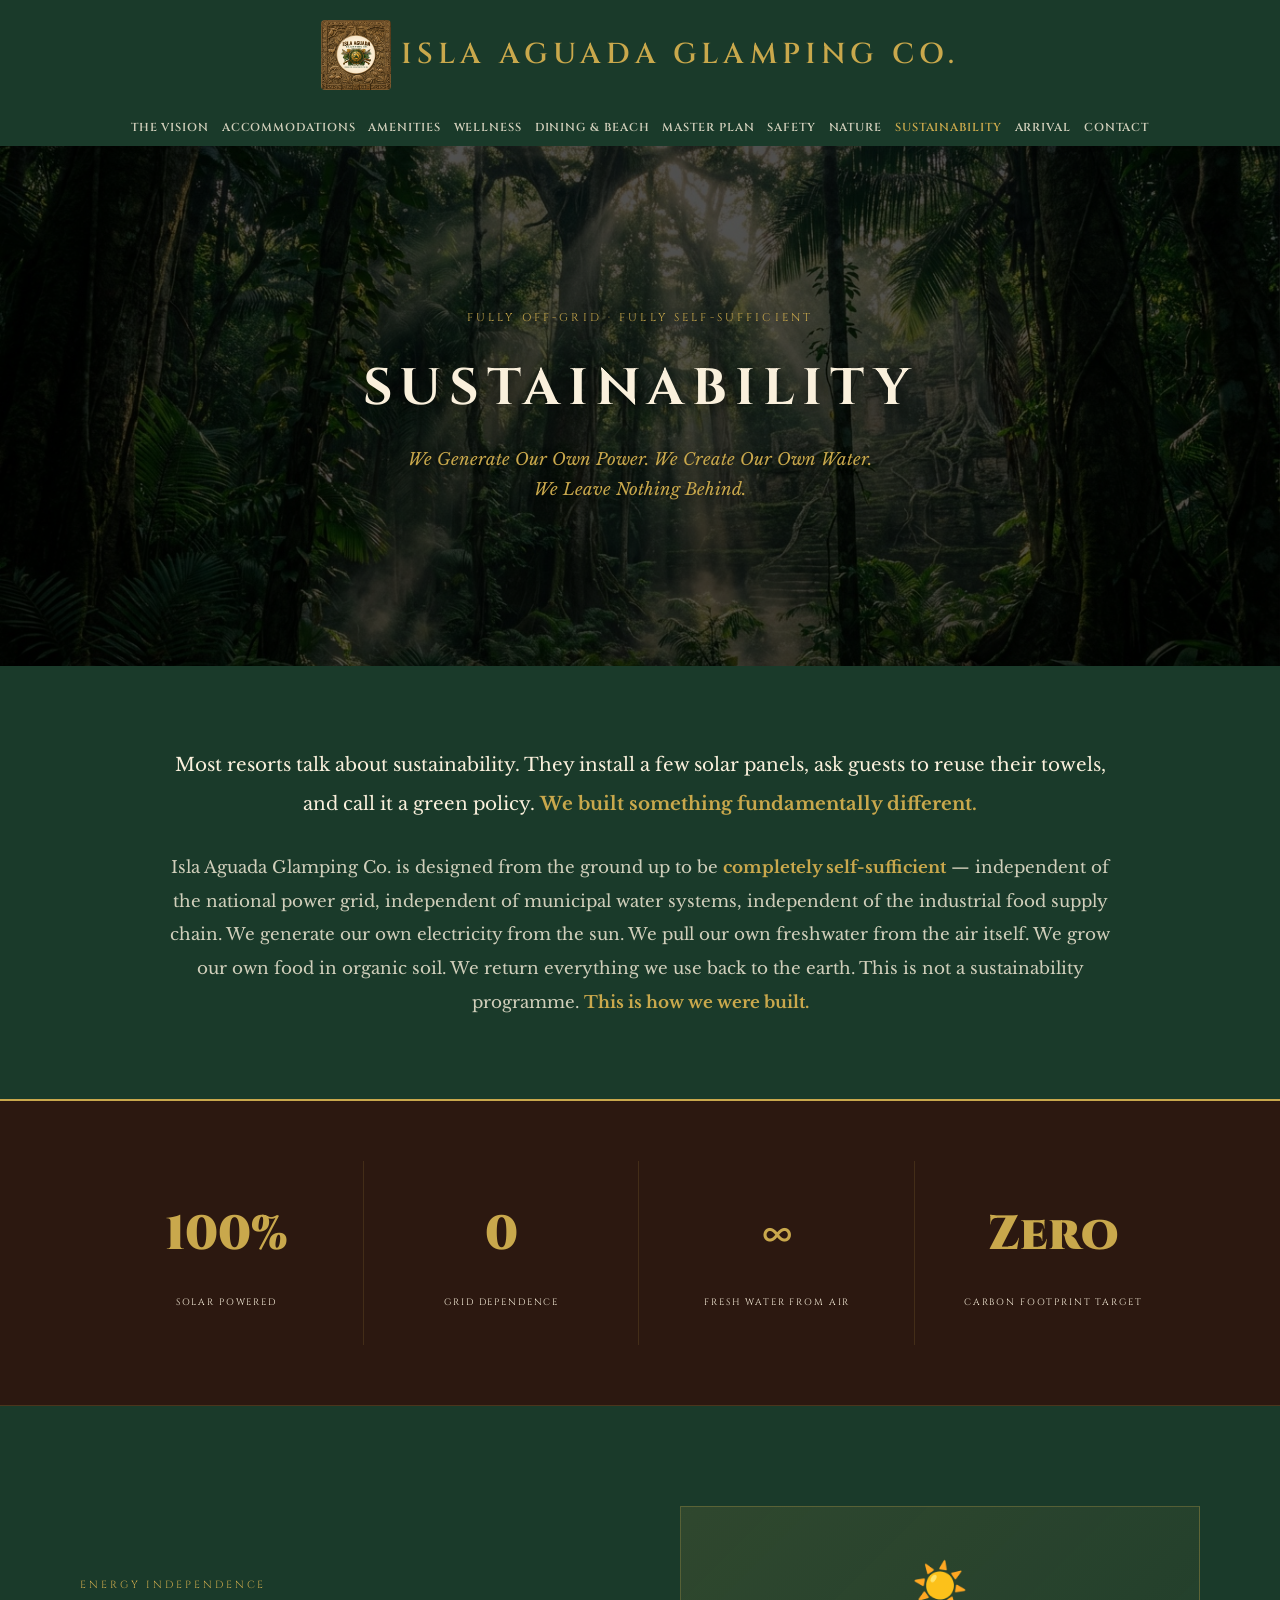
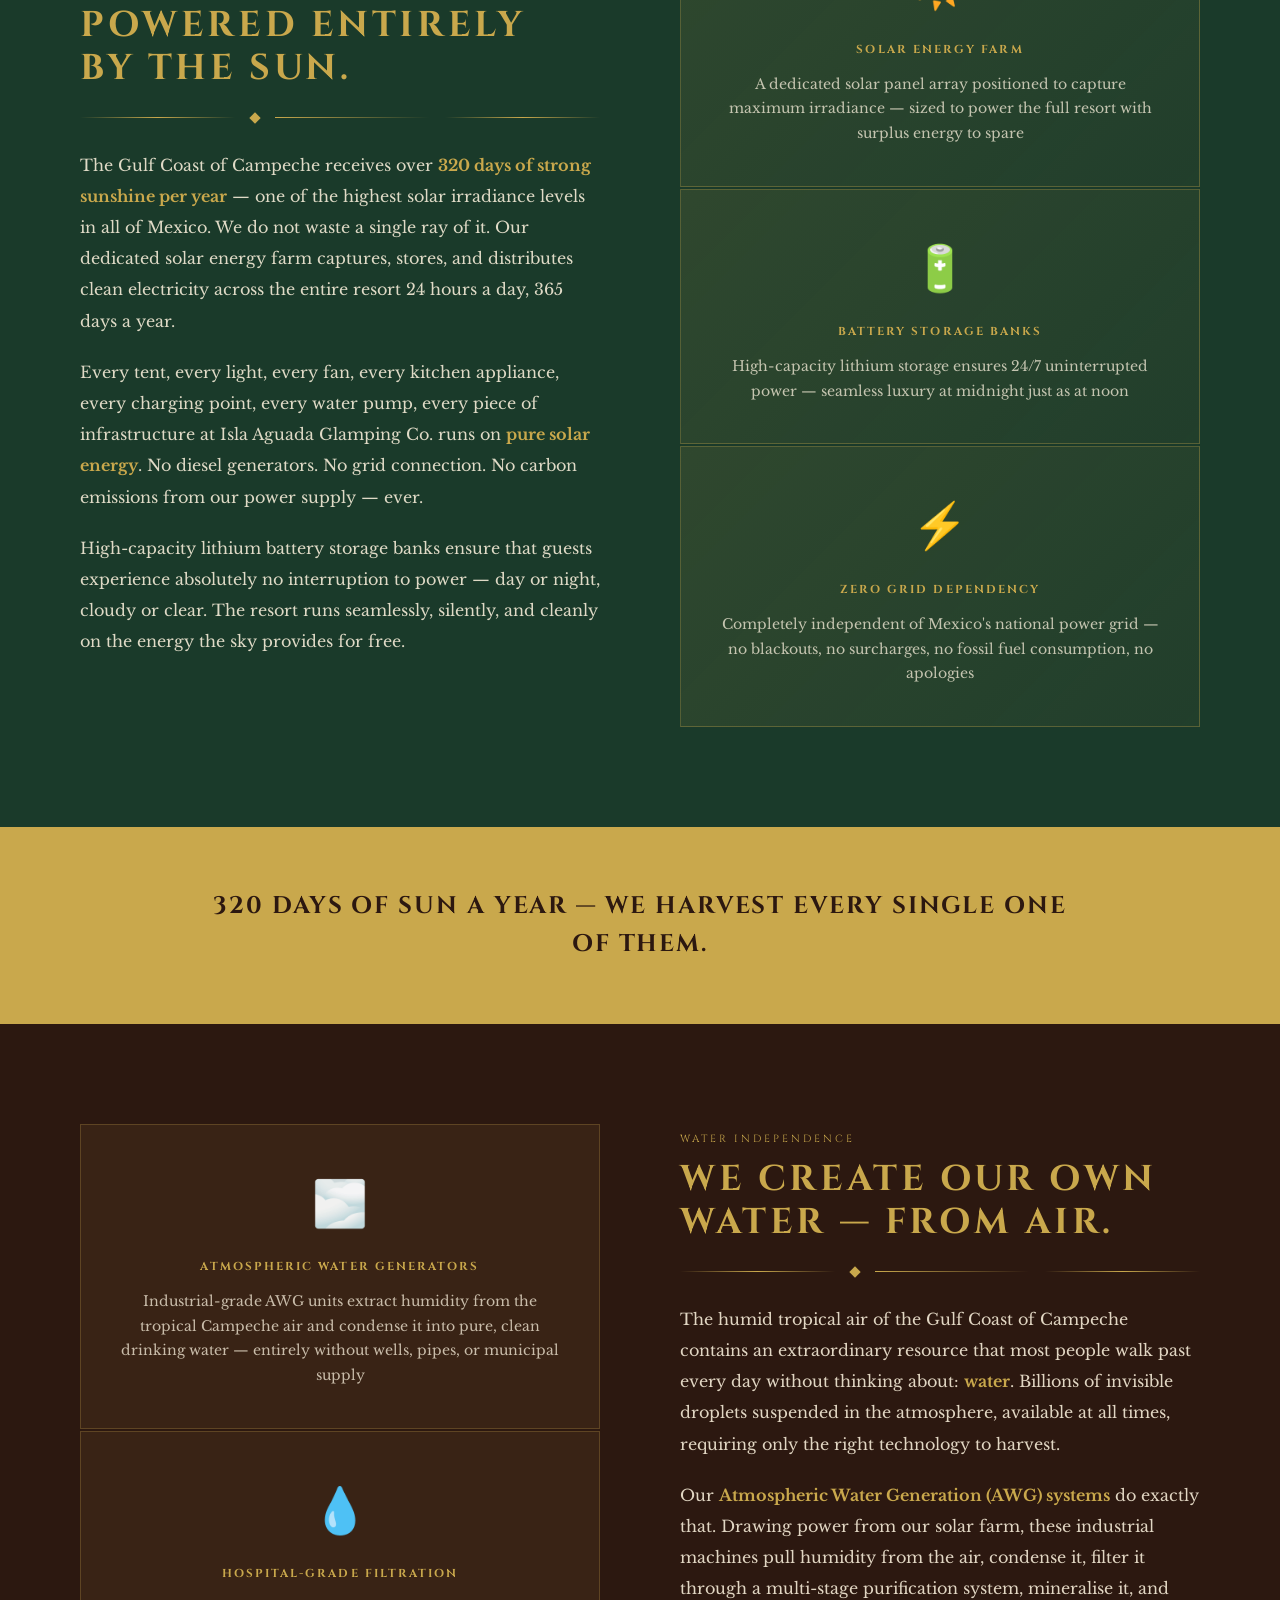
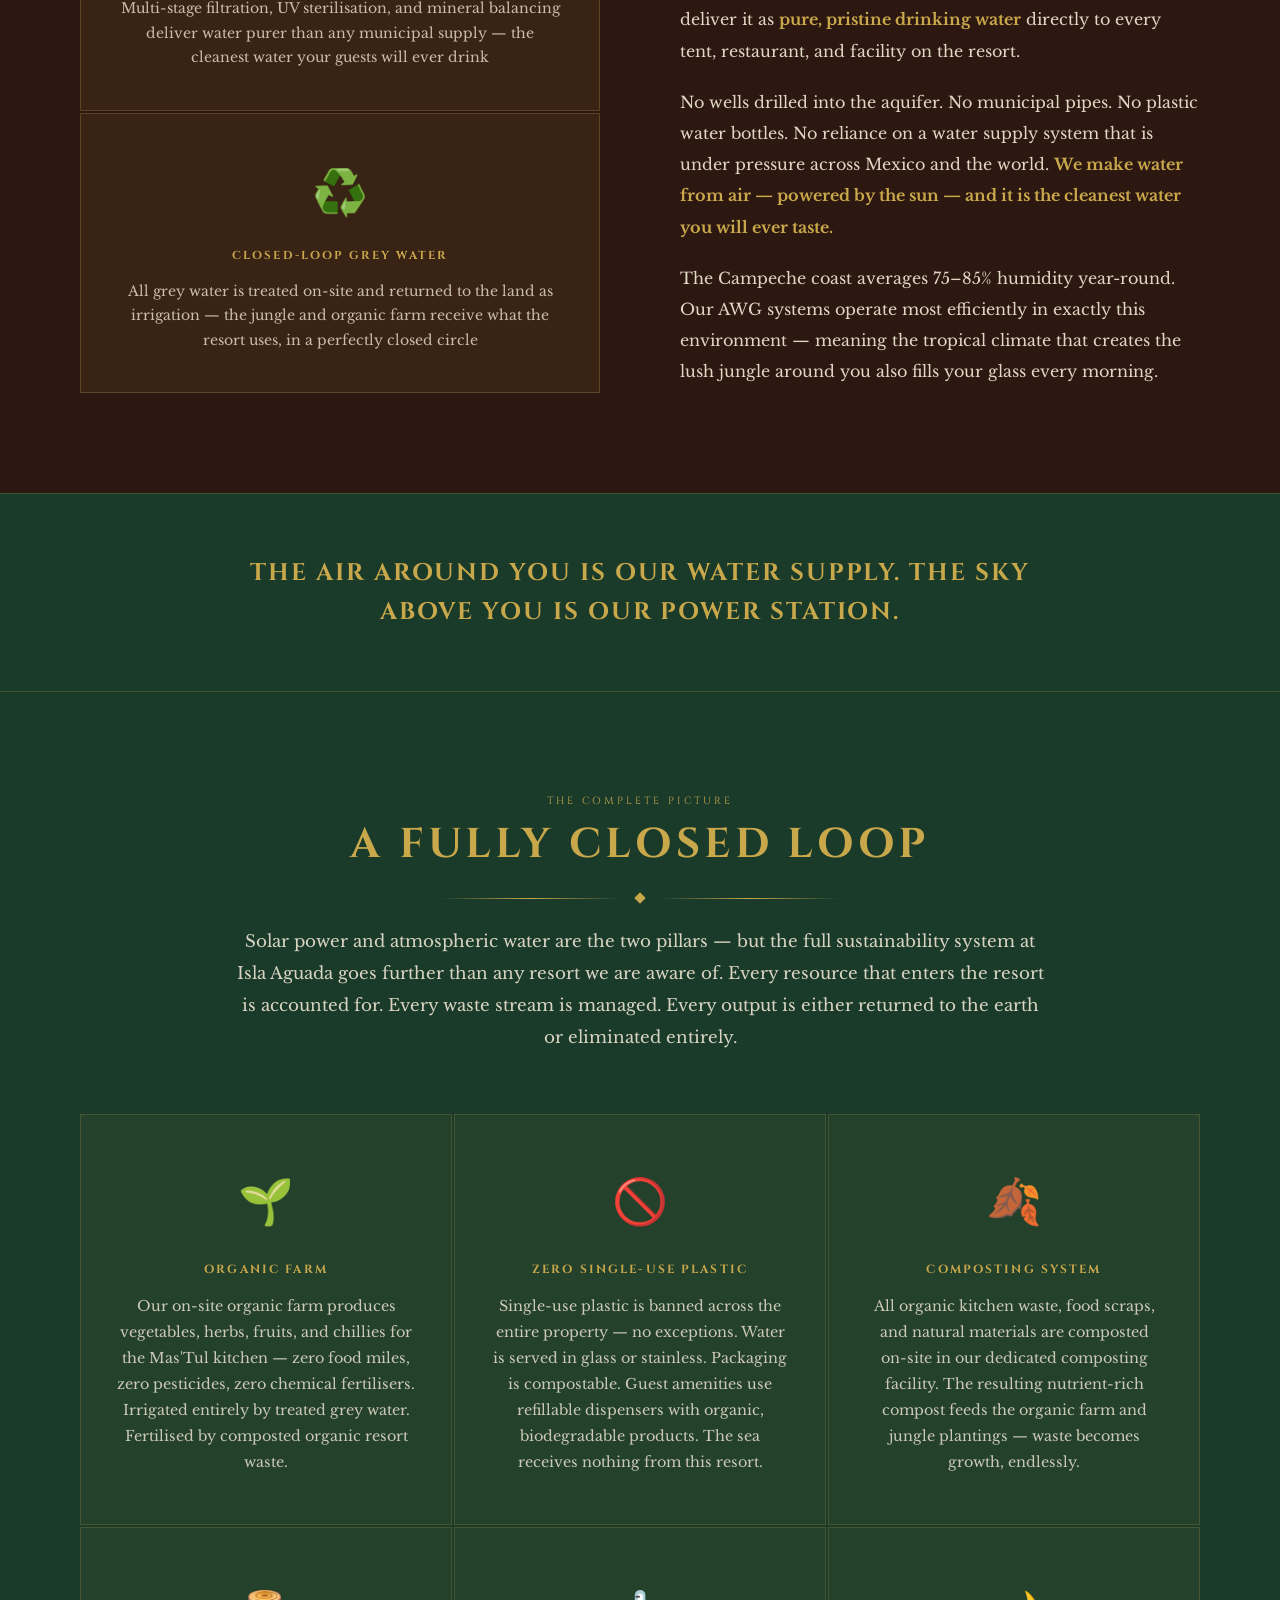
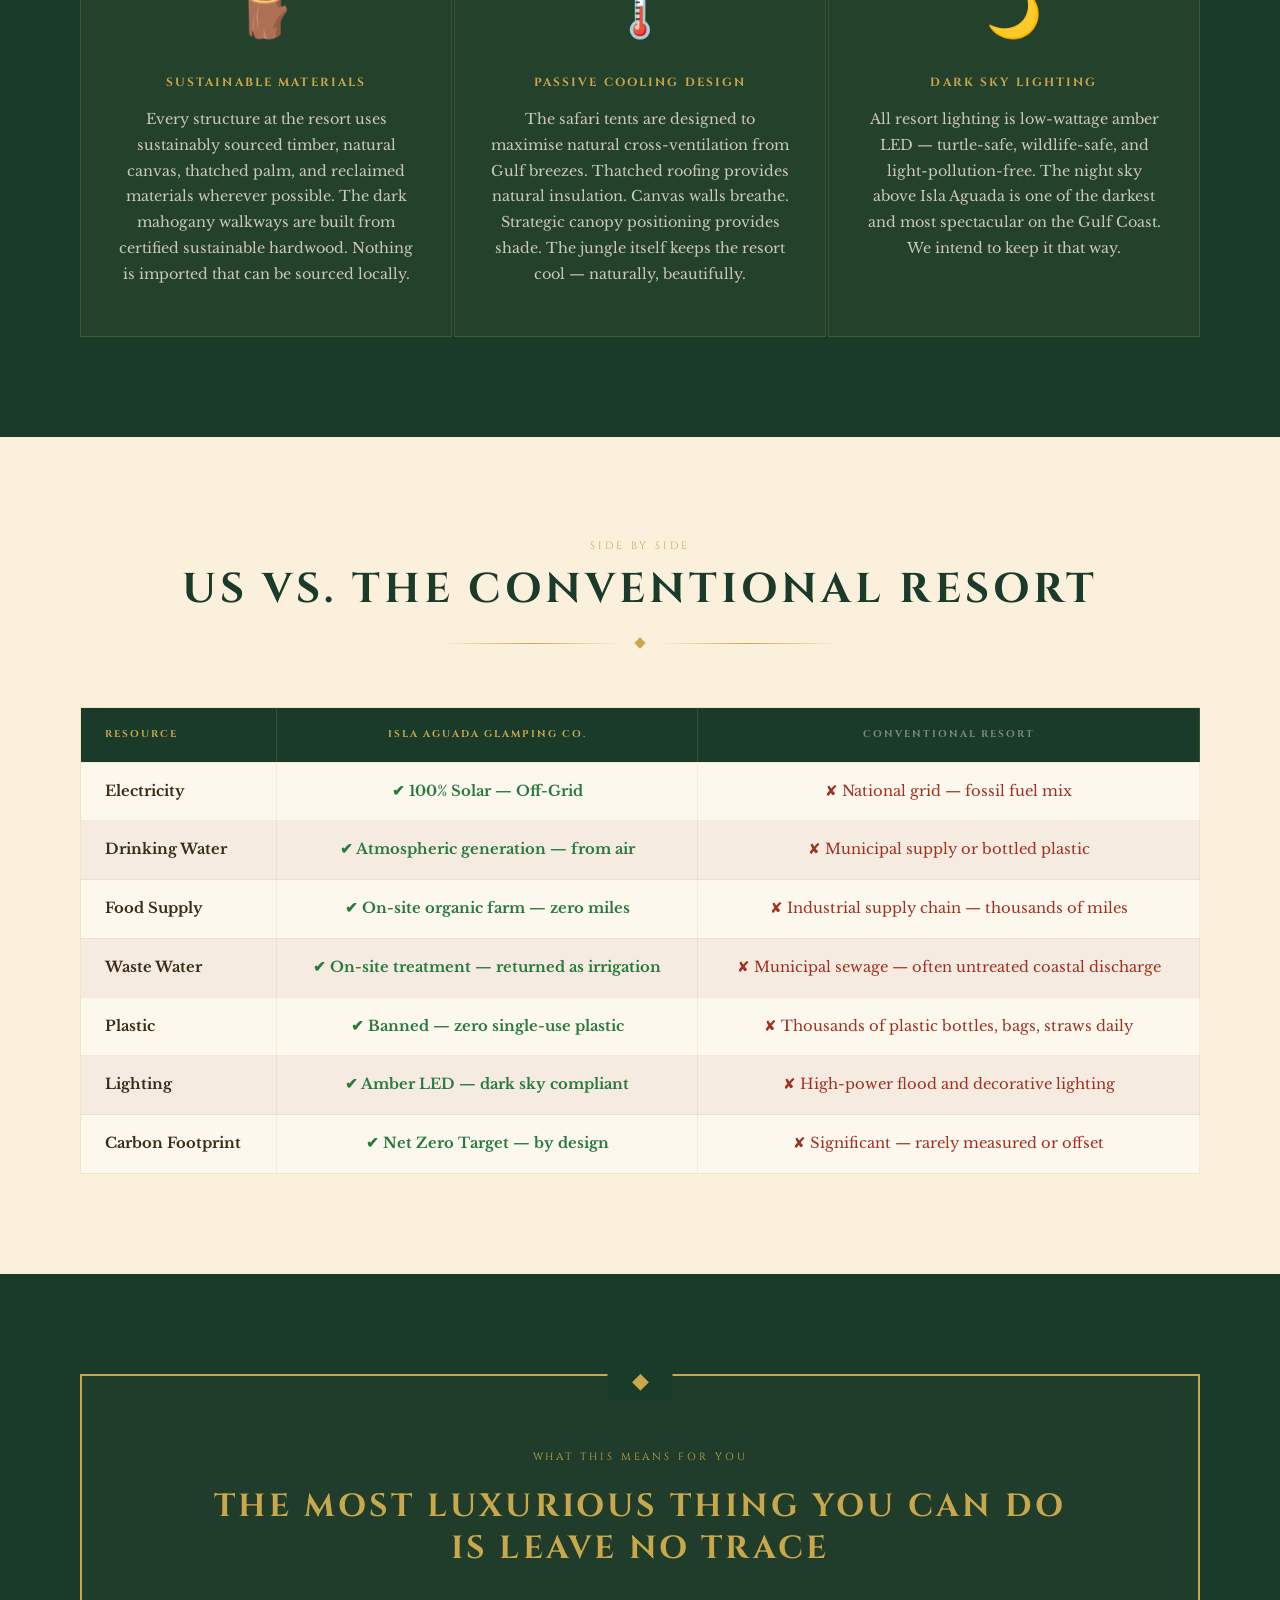
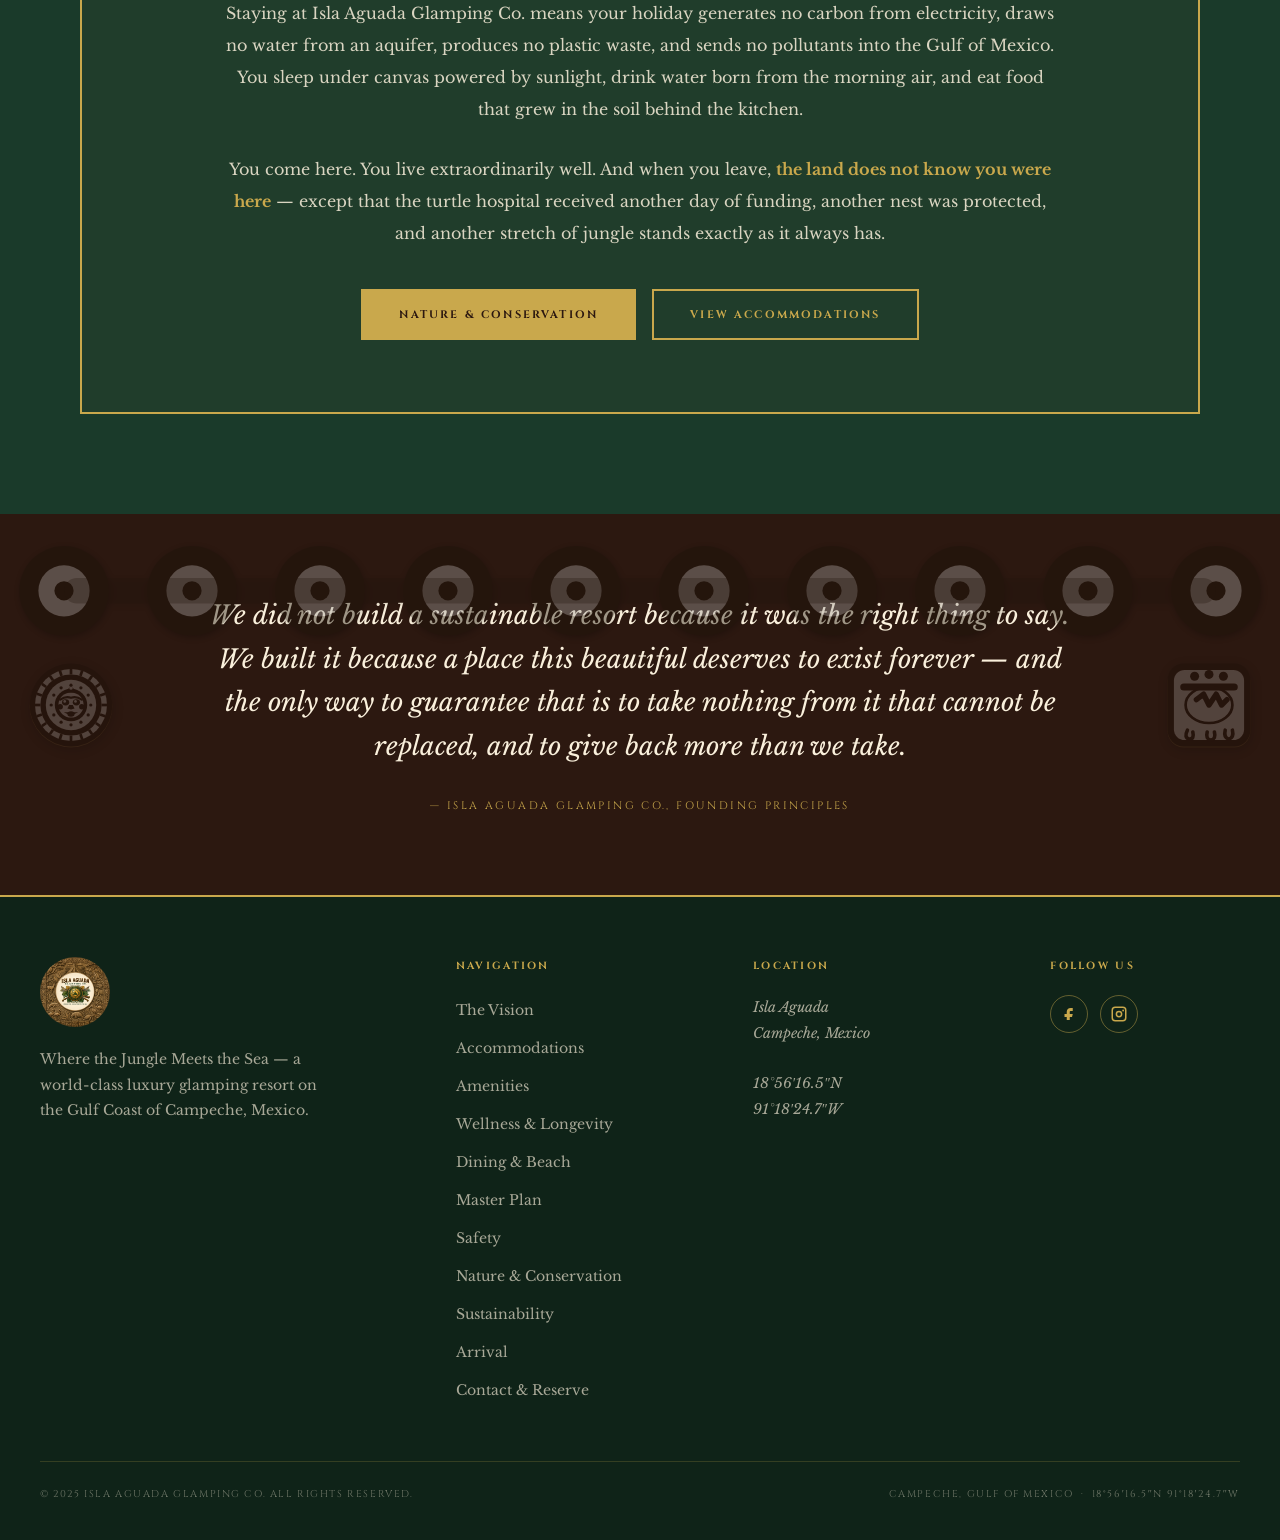
<file: sustainability.html>
<!DOCTYPE html>
<html lang="en">
<head>
  <meta charset="UTF-8" />
  <meta name="viewport" content="width=device-width, initial-scale=1.0" />
  <title>Sustainability — Isla Aguada Glamping Co.</title>
  <meta name="description" content="Isla Aguada Glamping Co. is fully off-grid and self-sufficient — powered entirely by solar energy farms, freshwater generated from the atmosphere, organic farming, and zero-waste operations. True luxury that leaves nothing behind." />
  <link rel="stylesheet" href="css/style.css" />
  <link rel="stylesheet" href="css/responsive-patch.css" />
  <link rel="stylesheet" href="css/mayan-glyphs.css" />
</head>
<body>

  <!-- ===== NAVIGATION ===== -->
  <nav class="site-nav" role="navigation" aria-label="Main navigation">
    <div class="nav-row-1">
      <a href="index.html" class="nav-logo" aria-label="Isla Aguada Glamping Co. Home">
        <img src="images/brand-stone-panel.png" alt="Isla Aguada Glamping Co. Logo" /><span class="nav-logo-text">Isla Aguada Glamping Co.</span>
        
      </a>
      <button class="nav-toggle" id="navToggle" aria-expanded="false" aria-label="Toggle navigation">
        <span></span><span></span><span></span>
      </button>
    </div>
    <div class="nav-row-2">
      <ul class="nav-links" id="navLinks" role="list">
        <li><a href="vision.html">The Vision</a></li>
        <li><a href="accommodations.html">Accommodations</a></li>
        <li><a href="amenities.html">Amenities</a></li>
        <li><a href="wellness.html">Wellness</a></li>
        <li><a href="dining.html">Dining &amp; Beach</a></li>
        <li><a href="masterplan.html">Master Plan</a></li>
        <li><a href="safety.html">Safety</a></li>
        <li><a href="nature.html">Nature</a></li>
        <li><a href="sustainability.html" class="active">Sustainability</a></li>
        <li><a href="arrival.html">Arrival</a></li>
        <li><a href="contact.html">Contact</a></li>
      </ul>
    </div>
  </nav>

  <!-- ===== MAIN ===== -->
  <main class="page-wrap">

    <!-- PAGE HERO -->
    <section class="page-hero" style="height: 520px;" aria-label="Sustainability hero">
      <div class="page-hero-bg" style="background-image: url('images/hero-jungle.jpg'); filter: brightness(0.32);" role="img" aria-label="Solar-powered jungle resort at Isla Aguada"></div>
      <div class="page-hero-content">
        <span class="section-tag" style="font-size: 0.7rem; margin-bottom: 16px;">Fully Off-Grid · Fully Self-Sufficient</span>
        <h1>Sustainability</h1>
        <p>We Generate Our Own Power. We Create Our Own Water.<br/>We Leave Nothing Behind.</p>
      </div>
    </section>

    <!-- OPENING STATEMENT -->
    <section style="background-color: var(--jungle-green); padding: 80px 40px; text-align: center; border-bottom: 2px solid var(--aged-gold);">
      <div style="max-width: 960px; margin: 0 auto;">
        <p style="font-family: var(--font-body); font-size: 1.15rem; color: var(--parchment); line-height: 2.1; margin-bottom: 28px;">
          Most resorts talk about sustainability. They install a few solar panels, ask guests to reuse their towels, and call it a green policy.
          <strong style="color: var(--aged-gold);"> We built something fundamentally different.</strong>
        </p>
        <p style="font-family: var(--font-body); font-size: 1.05rem; color: rgba(250,240,220,0.82); line-height: 2.0;">
          Isla Aguada Glamping Co. is designed from the ground up to be <strong style="color: var(--aged-gold);">completely self-sufficient</strong> — 
          independent of the national power grid, independent of municipal water systems, independent of the industrial food supply chain. 
          We generate our own electricity from the sun. We pull our own freshwater from the air itself. 
          We grow our own food in organic soil. We return everything we use back to the earth.
          This is not a sustainability programme. <strong style="color: var(--aged-gold);">This is how we were built.</strong>
        </p>
      </div>
    </section>

    <!-- KEY STATS STRIP -->
    <section style="background-color: var(--dark-mahogany); padding: 60px 40px; border-bottom: 1px solid rgba(201,168,76,0.2);">
      <div style="max-width: 1100px; margin: 0 auto; display: grid; grid-template-columns: repeat(4, 1fr); gap: 2px;">
        <div style="text-align: center; padding: 32px 20px; border-right: 1px solid rgba(201,168,76,0.15);">
          <span style="font-family: var(--font-heading); font-size: 3rem; font-weight: 900; color: var(--aged-gold); display: block; margin-bottom: 8px;">100%</span>
          <span style="font-family: var(--font-heading); font-size: 0.58rem; letter-spacing: 0.2em; text-transform: uppercase; color: var(--parchment);">Solar Powered</span>
        </div>
        <div style="text-align: center; padding: 32px 20px; border-right: 1px solid rgba(201,168,76,0.15);">
          <span style="font-family: var(--font-heading); font-size: 3rem; font-weight: 900; color: var(--aged-gold); display: block; margin-bottom: 8px;">0</span>
          <span style="font-family: var(--font-heading); font-size: 0.58rem; letter-spacing: 0.2em; text-transform: uppercase; color: var(--parchment);">Grid Dependence</span>
        </div>
        <div style="text-align: center; padding: 32px 20px; border-right: 1px solid rgba(201,168,76,0.15);">
          <span style="font-family: var(--font-heading); font-size: 3rem; font-weight: 900; color: var(--aged-gold); display: block; margin-bottom: 8px;">∞</span>
          <span style="font-family: var(--font-heading); font-size: 0.58rem; letter-spacing: 0.2em; text-transform: uppercase; color: var(--parchment);">Fresh Water From Air</span>
        </div>
        <div style="text-align: center; padding: 32px 20px;">
          <span style="font-family: var(--font-heading); font-size: 3rem; font-weight: 900; color: var(--aged-gold); display: block; margin-bottom: 8px;">Zero</span>
          <span style="font-family: var(--font-heading); font-size: 0.58rem; letter-spacing: 0.2em; text-transform: uppercase; color: var(--parchment);">Carbon Footprint Target</span>
        </div>
      </div>
    </section>

    <!-- ===== SOLAR ENERGY ===== -->
    <section class="section section--dark" id="solar">
      <div class="container">
        <div style="display: grid; grid-template-columns: 1fr 1fr; gap: 80px; align-items: center;">

          <div>
            <span class="section-tag">Energy Independence</span>
            <h2 style="font-family: var(--font-heading); font-size: clamp(1.5rem, 2.8vw, 2.6rem); font-weight: 700; color: var(--aged-gold); letter-spacing: 0.1em; text-transform: uppercase; margin-bottom: 24px; line-height: 1.2;">
              Powered Entirely<br/>by the Sun.
            </h2>
            <div class="gold-divider" style="justify-content: flex-start; margin-bottom: 28px;">
              <div class="diamond"></div>
              <div style="flex:1; max-width:180px; height:1px; background: linear-gradient(to right, var(--aged-gold), transparent);"></div>
            </div>
            <p style="font-size: 1rem; color: rgba(250,240,220,0.88); line-height: 1.95; margin-bottom: 20px;">
              The Gulf Coast of Campeche receives over <strong style="color: var(--aged-gold);">320 days of strong sunshine per year</strong> — one of the highest solar irradiance levels in all of Mexico. We do not waste a single ray of it. Our dedicated solar energy farm captures, stores, and distributes clean electricity across the entire resort 24 hours a day, 365 days a year.
            </p>
            <p style="font-size: 1rem; color: rgba(250,240,220,0.88); line-height: 1.95; margin-bottom: 20px;">
              Every tent, every light, every fan, every kitchen appliance, every charging point, every water pump, every piece of infrastructure at Isla Aguada Glamping Co. runs on <strong style="color: var(--aged-gold);">pure solar energy</strong>. No diesel generators. No grid connection. No carbon emissions from our power supply — ever.
            </p>
            <p style="font-size: 1rem; color: rgba(250,240,220,0.88); line-height: 1.95;">
              High-capacity lithium battery storage banks ensure that guests experience absolutely no interruption to power — day or night, cloudy or clear. The resort runs seamlessly, silently, and cleanly on the energy the sky provides for free.
            </p>
          </div>

          <!-- SOLAR DETAILS -->
          <div style="display: flex; flex-direction: column; gap: 2px;">
            <div style="background: linear-gradient(135deg, rgba(201,168,76,0.12), rgba(201,168,76,0.04)); border: 1px solid rgba(201,168,76,0.3); padding: 40px 36px; text-align: center;">
              <div style="font-size: 2.8rem; margin-bottom: 14px;">☀️</div>
              <h3 style="font-family: var(--font-heading); font-size: 0.72rem; letter-spacing: 0.18em; text-transform: uppercase; color: var(--aged-gold); margin-bottom: 12px;">Solar Energy Farm</h3>
              <p style="font-size: 0.88rem; color: rgba(250,240,220,0.75); line-height: 1.75;">A dedicated solar panel array positioned to capture maximum irradiance — sized to power the full resort with surplus energy to spare</p>
            </div>
            <div style="background: linear-gradient(135deg, rgba(201,168,76,0.12), rgba(201,168,76,0.04)); border: 1px solid rgba(201,168,76,0.3); padding: 40px 36px; text-align: center;">
              <div style="font-size: 2.8rem; margin-bottom: 14px;">🔋</div>
              <h3 style="font-family: var(--font-heading); font-size: 0.72rem; letter-spacing: 0.18em; text-transform: uppercase; color: var(--aged-gold); margin-bottom: 12px;">Battery Storage Banks</h3>
              <p style="font-size: 0.88rem; color: rgba(250,240,220,0.75); line-height: 1.75;">High-capacity lithium storage ensures 24/7 uninterrupted power — seamless luxury at midnight just as at noon</p>
            </div>
            <div style="background: linear-gradient(135deg, rgba(201,168,76,0.12), rgba(201,168,76,0.04)); border: 1px solid rgba(201,168,76,0.3); padding: 40px 36px; text-align: center;">
              <div style="font-size: 2.8rem; margin-bottom: 14px;">⚡</div>
              <h3 style="font-family: var(--font-heading); font-size: 0.72rem; letter-spacing: 0.18em; text-transform: uppercase; color: var(--aged-gold); margin-bottom: 12px;">Zero Grid Dependency</h3>
              <p style="font-size: 0.88rem; color: rgba(250,240,220,0.75); line-height: 1.75;">Completely independent of Mexico's national power grid — no blackouts, no surcharges, no fossil fuel consumption, no apologies</p>
            </div>
          </div>

        </div>
      </div>
    </section>

    <!-- SOLAR PULL QUOTE -->
    <section style="background-color: var(--aged-gold); padding: 60px 40px; text-align: center;">
      <p style="font-family: var(--font-heading); font-size: clamp(1rem, 2.2vw, 1.5rem); font-weight: 700; color: var(--dark-mahogany); letter-spacing: 0.08em; text-transform: uppercase; max-width: 860px; margin: 0 auto; line-height: 1.6;">
        320 Days of Sun a Year &mdash; We Harvest Every Single One of Them.
      </p>
    </section>

    <!-- ===== ATMOSPHERIC WATER ===== -->
    <section class="section section--mahogany" id="water">
      <div class="container">
        <div style="display: grid; grid-template-columns: 1fr 1fr; gap: 80px; align-items: center;">

          <!-- WATER DETAILS -->
          <div style="display: flex; flex-direction: column; gap: 2px;">
            <div style="background-color: rgba(201,168,76,0.08); border: 1px solid rgba(201,168,76,0.25); padding: 40px 36px; text-align: center;">
              <div style="font-size: 2.8rem; margin-bottom: 14px;">🌫️</div>
              <h3 style="font-family: var(--font-heading); font-size: 0.72rem; letter-spacing: 0.18em; text-transform: uppercase; color: var(--aged-gold); margin-bottom: 12px;">Atmospheric Water Generators</h3>
              <p style="font-size: 0.88rem; color: rgba(250,240,220,0.75); line-height: 1.75;">Industrial-grade AWG units extract humidity from the tropical Campeche air and condense it into pure, clean drinking water — entirely without wells, pipes, or municipal supply</p>
            </div>
            <div style="background-color: rgba(201,168,76,0.08); border: 1px solid rgba(201,168,76,0.25); padding: 40px 36px; text-align: center;">
              <div style="font-size: 2.8rem; margin-bottom: 14px;">💧</div>
              <h3 style="font-family: var(--font-heading); font-size: 0.72rem; letter-spacing: 0.18em; text-transform: uppercase; color: var(--aged-gold); margin-bottom: 12px;">Hospital-Grade Filtration</h3>
              <p style="font-size: 0.88rem; color: rgba(250,240,220,0.75); line-height: 1.75;">Multi-stage filtration, UV sterilisation, and mineral balancing deliver water purer than any municipal supply — the cleanest water your guests will ever drink</p>
            </div>
            <div style="background-color: rgba(201,168,76,0.08); border: 1px solid rgba(201,168,76,0.25); padding: 40px 36px; text-align: center;">
              <div style="font-size: 2.8rem; margin-bottom: 14px;">♻️</div>
              <h3 style="font-family: var(--font-heading); font-size: 0.72rem; letter-spacing: 0.18em; text-transform: uppercase; color: var(--aged-gold); margin-bottom: 12px;">Closed-Loop Grey Water</h3>
              <p style="font-size: 0.88rem; color: rgba(250,240,220,0.75); line-height: 1.75;">All grey water is treated on-site and returned to the land as irrigation — the jungle and organic farm receive what the resort uses, in a perfectly closed circle</p>
            </div>
          </div>

          <div>
            <span class="section-tag">Water Independence</span>
            <h2 style="font-family: var(--font-heading); font-size: clamp(1.5rem, 2.8vw, 2.6rem); font-weight: 700; color: var(--aged-gold); letter-spacing: 0.1em; text-transform: uppercase; margin-bottom: 24px; line-height: 1.2;">
              We Create Our Own<br/>Water — From Air.
            </h2>
            <div class="gold-divider" style="justify-content: flex-start; margin-bottom: 28px;">
              <div class="diamond"></div>
              <div style="flex:1; max-width:180px; height:1px; background: linear-gradient(to right, var(--aged-gold), transparent);"></div>
            </div>
            <p style="font-size: 1rem; color: rgba(250,240,220,0.88); line-height: 1.95; margin-bottom: 20px;">
              The humid tropical air of the Gulf Coast of Campeche contains an extraordinary resource that most people walk past every day without thinking about: <strong style="color: var(--aged-gold);">water</strong>. Billions of invisible droplets suspended in the atmosphere, available at all times, requiring only the right technology to harvest.
            </p>
            <p style="font-size: 1rem; color: rgba(250,240,220,0.88); line-height: 1.95; margin-bottom: 20px;">
              Our <strong style="color: var(--aged-gold);">Atmospheric Water Generation (AWG) systems</strong> do exactly that. Drawing power from our solar farm, these industrial machines pull humidity from the air, condense it, filter it through a multi-stage purification system, mineralise it, and deliver it as <strong style="color: var(--aged-gold);">pure, pristine drinking water</strong> directly to every tent, restaurant, and facility on the resort.
            </p>
            <p style="font-size: 1rem; color: rgba(250,240,220,0.88); line-height: 1.95; margin-bottom: 20px;">
              No wells drilled into the aquifer. No municipal pipes. No plastic water bottles. No reliance on a water supply system that is under pressure across Mexico and the world. <strong style="color: var(--aged-gold);">We make water from air — powered by the sun — and it is the cleanest water you will ever taste.</strong>
            </p>
            <p style="font-size: 1rem; color: rgba(250,240,220,0.88); line-height: 1.95;">
              The Campeche coast averages 75–85% humidity year-round. Our AWG systems operate most efficiently in exactly this environment — meaning the tropical climate that creates the lush jungle around you also fills your glass every morning.
            </p>
          </div>

        </div>
      </div>
    </section>

    <!-- WATER PULL QUOTE -->
    <section style="background-color: var(--jungle-green); padding: 60px 40px; text-align: center; border-top: 1px solid rgba(201,168,76,0.2); border-bottom: 1px solid rgba(201,168,76,0.2);">
      <p style="font-family: var(--font-heading); font-size: clamp(1rem, 2.2vw, 1.5rem); font-weight: 700; color: var(--aged-gold); letter-spacing: 0.08em; text-transform: uppercase; max-width: 860px; margin: 0 auto; line-height: 1.6;">
        The Air Around You Is Our Water Supply. The Sky Above You Is Our Power Station.
      </p>
    </section>

    <!-- ===== FULL SUSTAINABILITY SYSTEM ===== -->
    <section class="section section--dark" id="full-system">
      <div class="container">

        <header class="section-header">
          <span class="section-tag">The Complete Picture</span>
          <h2>A Fully Closed Loop</h2>
          <div class="gold-divider"><div class="diamond"></div></div>
          <p style="max-width: 820px; margin: 0 auto; line-height: 1.9;">
            Solar power and atmospheric water are the two pillars — but the full sustainability system at Isla Aguada goes further than any resort we are aware of. Every resource that enters the resort is accounted for. Every waste stream is managed. Every output is either returned to the earth or eliminated entirely.
          </p>
        </header>

        <div style="display: grid; grid-template-columns: repeat(3, 1fr); gap: 2px; margin-top: 48px;">

          <div style="background-color: rgba(201,168,76,0.06); border: 1px solid rgba(201,168,76,0.2); padding: 48px 36px; text-align: center;">
            <div style="font-size: 2.8rem; margin-bottom: 18px;">🌱</div>
            <h3 style="font-family: var(--font-heading); font-size: 0.74rem; letter-spacing: 0.18em; text-transform: uppercase; color: var(--aged-gold); margin-bottom: 14px;">Organic Farm</h3>
            <p style="font-size: 0.9rem; color: rgba(250,240,220,0.78); line-height: 1.8;">
              Our on-site organic farm produces vegetables, herbs, fruits, and chillies for the Mas'Tul kitchen — zero food miles, zero pesticides, zero chemical fertilisers. Irrigated entirely by treated grey water. Fertilised by composted organic resort waste.
            </p>
          </div>

          <div style="background-color: rgba(201,168,76,0.06); border: 1px solid rgba(201,168,76,0.2); padding: 48px 36px; text-align: center;">
            <div style="font-size: 2.8rem; margin-bottom: 18px;">🚫</div>
            <h3 style="font-family: var(--font-heading); font-size: 0.74rem; letter-spacing: 0.18em; text-transform: uppercase; color: var(--aged-gold); margin-bottom: 14px;">Zero Single-Use Plastic</h3>
            <p style="font-size: 0.9rem; color: rgba(250,240,220,0.78); line-height: 1.8;">
              Single-use plastic is banned across the entire property — no exceptions. Water is served in glass or stainless. Packaging is compostable. Guest amenities use refillable dispensers with organic, biodegradable products. The sea receives nothing from this resort.
            </p>
          </div>

          <div style="background-color: rgba(201,168,76,0.06); border: 1px solid rgba(201,168,76,0.2); padding: 48px 36px; text-align: center;">
            <div style="font-size: 2.8rem; margin-bottom: 18px;">🍂</div>
            <h3 style="font-family: var(--font-heading); font-size: 0.74rem; letter-spacing: 0.18em; text-transform: uppercase; color: var(--aged-gold); margin-bottom: 14px;">Composting System</h3>
            <p style="font-size: 0.9rem; color: rgba(250,240,220,0.78); line-height: 1.8;">
              All organic kitchen waste, food scraps, and natural materials are composted on-site in our dedicated composting facility. The resulting nutrient-rich compost feeds the organic farm and jungle plantings — waste becomes growth, endlessly.
            </p>
          </div>

          <div style="background-color: rgba(201,168,76,0.06); border: 1px solid rgba(201,168,76,0.2); padding: 48px 36px; text-align: center;">
            <div style="font-size: 2.8rem; margin-bottom: 18px;">🪵</div>
            <h3 style="font-family: var(--font-heading); font-size: 0.74rem; letter-spacing: 0.18em; text-transform: uppercase; color: var(--aged-gold); margin-bottom: 14px;">Sustainable Materials</h3>
            <p style="font-size: 0.9rem; color: rgba(250,240,220,0.78); line-height: 1.8;">
              Every structure at the resort uses sustainably sourced timber, natural canvas, thatched palm, and reclaimed materials wherever possible. The dark mahogany walkways are built from certified sustainable hardwood. Nothing is imported that can be sourced locally.
            </p>
          </div>

          <div style="background-color: rgba(201,168,76,0.06); border: 1px solid rgba(201,168,76,0.2); padding: 48px 36px; text-align: center;">
            <div style="font-size: 2.8rem; margin-bottom: 18px;">🌡️</div>
            <h3 style="font-family: var(--font-heading); font-size: 0.74rem; letter-spacing: 0.18em; text-transform: uppercase; color: var(--aged-gold); margin-bottom: 14px;">Passive Cooling Design</h3>
            <p style="font-size: 0.9rem; color: rgba(250,240,220,0.78); line-height: 1.8;">
              The safari tents are designed to maximise natural cross-ventilation from Gulf breezes. Thatched roofing provides natural insulation. Canvas walls breathe. Strategic canopy positioning provides shade. The jungle itself keeps the resort cool — naturally, beautifully.
            </p>
          </div>

          <div style="background-color: rgba(201,168,76,0.06); border: 1px solid rgba(201,168,76,0.2); padding: 48px 36px; text-align: center;">
            <div style="font-size: 2.8rem; margin-bottom: 18px;">🌙</div>
            <h3 style="font-family: var(--font-heading); font-size: 0.74rem; letter-spacing: 0.18em; text-transform: uppercase; color: var(--aged-gold); margin-bottom: 14px;">Dark Sky Lighting</h3>
            <p style="font-size: 0.9rem; color: rgba(250,240,220,0.78); line-height: 1.8;">
              All resort lighting is low-wattage amber LED — turtle-safe, wildlife-safe, and light-pollution-free. The night sky above Isla Aguada is one of the darkest and most spectacular on the Gulf Coast. We intend to keep it that way.
            </p>
          </div>

        </div>
      </div>
    </section>

    <!-- ===== HOW IT COMPARES ===== -->
    <section class="section" id="comparison">
      <div class="container">
        <header class="section-header">
          <span class="section-tag">Side by Side</span>
          <h2>Us vs. The Conventional Resort</h2>
          <div class="gold-divider"><div class="diamond"></div></div>
        </header>

        <div style="overflow-x: auto; margin-top: 40px;">
          <table style="width: 100%; border-collapse: collapse; font-family: var(--font-body); font-size: 0.92rem;">
            <thead>
              <tr style="background-color: var(--jungle-green);">
                <th style="padding: 18px 24px; text-align: left; font-family: var(--font-heading); font-size: 0.62rem; letter-spacing: 0.2em; text-transform: uppercase; color: var(--aged-gold); border: 1px solid rgba(201,168,76,0.2);">Resource</th>
                <th style="padding: 18px 24px; text-align: center; font-family: var(--font-heading); font-size: 0.62rem; letter-spacing: 0.2em; text-transform: uppercase; color: var(--aged-gold); border: 1px solid rgba(201,168,76,0.2);">Isla Aguada Glamping Co.</th>
                <th style="padding: 18px 24px; text-align: center; font-family: var(--font-heading); font-size: 0.62rem; letter-spacing: 0.2em; text-transform: uppercase; color: rgba(250,240,220,0.45); border: 1px solid rgba(201,168,76,0.2);">Conventional Resort</th>
              </tr>
            </thead>
            <tbody>
              <tr style="background-color: var(--light-parchment);">
                <td style="padding: 16px 24px; border: 1px solid rgba(201,168,76,0.15); color: var(--text-mid); font-weight: 700;">Electricity</td>
                <td style="padding: 16px 24px; border: 1px solid rgba(201,168,76,0.15); text-align: center; color: #2a7a40; font-weight: 700;">✔ 100% Solar — Off-Grid</td>
                <td style="padding: 16px 24px; border: 1px solid rgba(201,168,76,0.15); text-align: center; color: #a03020;">✘ National grid — fossil fuel mix</td>
              </tr>
              <tr style="background-color: #f5ebe0;">
                <td style="padding: 16px 24px; border: 1px solid rgba(201,168,76,0.15); color: var(--text-mid); font-weight: 700;">Drinking Water</td>
                <td style="padding: 16px 24px; border: 1px solid rgba(201,168,76,0.15); text-align: center; color: #2a7a40; font-weight: 700;">✔ Atmospheric generation — from air</td>
                <td style="padding: 16px 24px; border: 1px solid rgba(201,168,76,0.15); text-align: center; color: #a03020;">✘ Municipal supply or bottled plastic</td>
              </tr>
              <tr style="background-color: var(--light-parchment);">
                <td style="padding: 16px 24px; border: 1px solid rgba(201,168,76,0.15); color: var(--text-mid); font-weight: 700;">Food Supply</td>
                <td style="padding: 16px 24px; border: 1px solid rgba(201,168,76,0.15); text-align: center; color: #2a7a40; font-weight: 700;">✔ On-site organic farm — zero miles</td>
                <td style="padding: 16px 24px; border: 1px solid rgba(201,168,76,0.15); text-align: center; color: #a03020;">✘ Industrial supply chain — thousands of miles</td>
              </tr>
              <tr style="background-color: #f5ebe0;">
                <td style="padding: 16px 24px; border: 1px solid rgba(201,168,76,0.15); color: var(--text-mid); font-weight: 700;">Waste Water</td>
                <td style="padding: 16px 24px; border: 1px solid rgba(201,168,76,0.15); text-align: center; color: #2a7a40; font-weight: 700;">✔ On-site treatment — returned as irrigation</td>
                <td style="padding: 16px 24px; border: 1px solid rgba(201,168,76,0.15); text-align: center; color: #a03020;">✘ Municipal sewage — often untreated coastal discharge</td>
              </tr>
              <tr style="background-color: var(--light-parchment);">
                <td style="padding: 16px 24px; border: 1px solid rgba(201,168,76,0.15); color: var(--text-mid); font-weight: 700;">Plastic</td>
                <td style="padding: 16px 24px; border: 1px solid rgba(201,168,76,0.15); text-align: center; color: #2a7a40; font-weight: 700;">✔ Banned — zero single-use plastic</td>
                <td style="padding: 16px 24px; border: 1px solid rgba(201,168,76,0.15); text-align: center; color: #a03020;">✘ Thousands of plastic bottles, bags, straws daily</td>
              </tr>
              <tr style="background-color: #f5ebe0;">
                <td style="padding: 16px 24px; border: 1px solid rgba(201,168,76,0.15); color: var(--text-mid); font-weight: 700;">Lighting</td>
                <td style="padding: 16px 24px; border: 1px solid rgba(201,168,76,0.15); text-align: center; color: #2a7a40; font-weight: 700;">✔ Amber LED — dark sky compliant</td>
                <td style="padding: 16px 24px; border: 1px solid rgba(201,168,76,0.15); text-align: center; color: #a03020;">✘ High-power flood and decorative lighting</td>
              </tr>
              <tr style="background-color: var(--light-parchment);">
                <td style="padding: 16px 24px; border: 1px solid rgba(201,168,76,0.15); color: var(--text-mid); font-weight: 700;">Carbon Footprint</td>
                <td style="padding: 16px 24px; border: 1px solid rgba(201,168,76,0.15); text-align: center; color: #2a7a40; font-weight: 700;">✔ Net Zero Target — by design</td>
                <td style="padding: 16px 24px; border: 1px solid rgba(201,168,76,0.15); text-align: center; color: #a03020;">✘ Significant — rarely measured or offset</td>
              </tr>
            </tbody>
          </table>
        </div>
      </div>
    </section>

    <!-- ===== THE GUEST EXPERIENCE OF SUSTAINABILITY ===== -->
    <section class="section section--dark" id="guest-experience">
      <div class="container">
        <div style="border: 2px solid var(--aged-gold); padding: 72px 80px; text-align: center; position: relative; background-color: rgba(201,168,76,0.03);">
          <div style="position: absolute; top: -15px; left: 50%; transform: translateX(-50%); background-color: var(--jungle-green); padding: 0 24px;">
            <span style="color: var(--aged-gold); font-size: 1.4rem;">◆</span>
          </div>

          <span class="section-tag" style="display: block; margin-bottom: 20px;">What This Means for You</span>
          <h2 style="font-family: var(--font-heading); font-size: clamp(1.3rem, 2.5vw, 2rem); font-weight: 700; color: var(--aged-gold); letter-spacing: 0.1em; text-transform: uppercase; margin-bottom: 28px; line-height: 1.3;">
            The Most Luxurious Thing You Can Do<br/>Is Leave No Trace
          </h2>

          <p style="font-size: 1rem; color: rgba(250,240,220,0.85); max-width: 840px; margin: 0 auto 28px; line-height: 2.0;">
            Staying at Isla Aguada Glamping Co. means your holiday generates no carbon from electricity, 
            draws no water from an aquifer, produces no plastic waste, and sends no pollutants into the 
            Gulf of Mexico. You sleep under canvas powered by sunlight, drink water born from the morning air, 
            and eat food that grew in the soil behind the kitchen.
          </p>
          <p style="font-size: 1rem; color: rgba(250,240,220,0.85); max-width: 840px; margin: 0 auto 40px; line-height: 2.0;">
            You come here. You live extraordinarily well. And when you leave, <strong style="color: var(--aged-gold);">the land does not know you were here</strong> — except that the turtle hospital received another day of funding, another nest was protected, and another stretch of jungle stands exactly as it always has.
          </p>

          <div style="display: flex; gap: 16px; justify-content: center; flex-wrap: wrap;">
            <a href="nature.html" class="btn-gold">Nature &amp; Conservation</a>
            <a href="accommodations.html" class="btn-outline">View Accommodations</a>
          </div>
        </div>
      </div>
    </section>

    <!-- FINAL PULL QUOTE -->
    <section class="pull-quote" style="background-color: var(--dark-mahogany); position:relative; overflow:hidden;">
      <span class="mayan-glyph mayan-glyph--gold mayan-glyph--lg mayan-glyph--carved" data-glyph="sun_face" style="position:absolute; top:50%; left:2%; transform:translateY(-50%); opacity:0.22;"></span>
      <span class="mayan-glyph mayan-glyph--gold mayan-glyph--lg mayan-glyph--carved" data-glyph="rain_scroll" style="position:absolute; top:50%; right:2%; transform:translateY(-50%); opacity:0.22;"></span>
      <span class="mayan-glyph mayan-glyph--gold" data-glyph="bead_row" style="position:absolute; top:0; left:0; width:100%; height:20px; opacity:0.4;"></span>
      <blockquote>
        We did not build a sustainable resort because it was the right thing to say. 
        We built it because a place this beautiful deserves to exist forever — 
        and the only way to guarantee that is to take nothing from it that cannot be replaced, 
        and to give back more than we take.
      </blockquote>
      <cite>— Isla Aguada Glamping Co., Founding Principles</cite>
    </section>

  </main>

  <!-- ===== FOOTER ===== -->
  <footer class="site-footer" role="contentinfo">
    <div class="footer-inner">
      <div class="footer-brand">
        <img src="images/brand-stone-panel.png" alt="Isla Aguada Glamping Co." />
        <p>Where the Jungle Meets the Sea — a world-class luxury glamping resort on the Gulf Coast of Campeche, Mexico.</p>
      </div>
      <div class="footer-col">
        <h4>Navigation</h4>
        <ul>
          
          <li><a href="vision.html">The Vision</a></li>
          <li><a href="accommodations.html">Accommodations</a></li>
          <li><a href="amenities.html">Amenities</a></li>
          <li><a href="wellness.html">Wellness &amp; Longevity</a></li>
          <li><a href="dining.html">Dining &amp; Beach</a></li>
          <li><a href="masterplan.html">Master Plan</a></li>
          <li><a href="safety.html">Safety</a></li>
          <li><a href="nature.html">Nature &amp; Conservation</a></li>
          <li><a href="sustainability.html">Sustainability</a></li>
          <li><a href="arrival.html">Arrival</a></li>
          <li><a href="contact.html">Contact &amp; Reserve</a></li>
        </ul>
      </div>
      <div class="footer-col">
        <h4>Location</h4>
        <address>
          Isla Aguada<br />
          Campeche, Mexico<br /><br />
          18°56′16.5″N<br />
          91°18′24.7″W
        </address>
      </div>
      <div class="footer-col">
        <h4>Follow Us</h4>
        <div class="footer-social-links" aria-label="Social media links">
          <a class="footer-social-link" href="https://www.facebook.com/profile.php?id=61563130594812" target="_blank" rel="noopener noreferrer" aria-label="Facebook">
            <svg viewBox="0 0 24 24" aria-hidden="true"><path d="M14 8h3V4h-3c-2.8 0-5 2.2-5 5v3H6v4h3v4h4v-4h3l1-4h-4V9c0-.6.4-1 1-1Z" /></svg>
          </a>
          <a class="footer-social-link" href="https://www.instagram.com/isla_aguada_glamping_co/" target="_blank" rel="noopener noreferrer" aria-label="Instagram">
            <svg viewBox="0 0 24 24" aria-hidden="true"><path d="M7 2h10a5 5 0 0 1 5 5v10a5 5 0 0 1-5 5H7a5 5 0 0 1-5-5V7a5 5 0 0 1 5-5Zm0 2a3 3 0 0 0-3 3v10a3 3 0 0 0 3 3h10a3 3 0 0 0 3-3V7a3 3 0 0 0-3-3H7Zm5 3.5A4.5 4.5 0 1 1 7.5 12 4.5 4.5 0 0 1 12 7.5Zm0 2A2.5 2.5 0 1 0 14.5 12 2.5 2.5 0 0 0 12 9.5ZM17.5 6a1.25 1.25 0 1 1-1.25 1.25A1.25 1.25 0 0 1 17.5 6Z" /></svg>
          </a>
        </div>
      </div>
    </div>
    <div class="footer-bottom">
      <p>&copy; 2025 Isla Aguada Glamping Co. All rights reserved.</p>
      <p>Campeche, Gulf of Mexico &nbsp;·&nbsp; 18°56′16.5″N 91°18′24.7″W</p>
    </div>
  </footer>

  <script>
    const toggle = document.getElementById('navToggle');
    const navLinks = document.getElementById('navLinks');
    const navRow2 = document.querySelector('.nav-row-2');
    toggle.addEventListener('click', () => {
      const isOpen = navLinks.classList.toggle('open');
      if (navRow2) navRow2.classList.toggle('open', isOpen);
      toggle.setAttribute('aria-expanded', isOpen);
    });
    navLinks.querySelectorAll('a').forEach(link => {
      link.addEventListener('click', () => {
        navLinks.classList.remove('open');
        if (navRow2) navRow2.classList.remove('open');
        toggle.setAttribute('aria-expanded', 'false');
      });
    });
  </script>
  <script src="js/mayan-glyphs.js"></script>

</body>
</html>
</file>
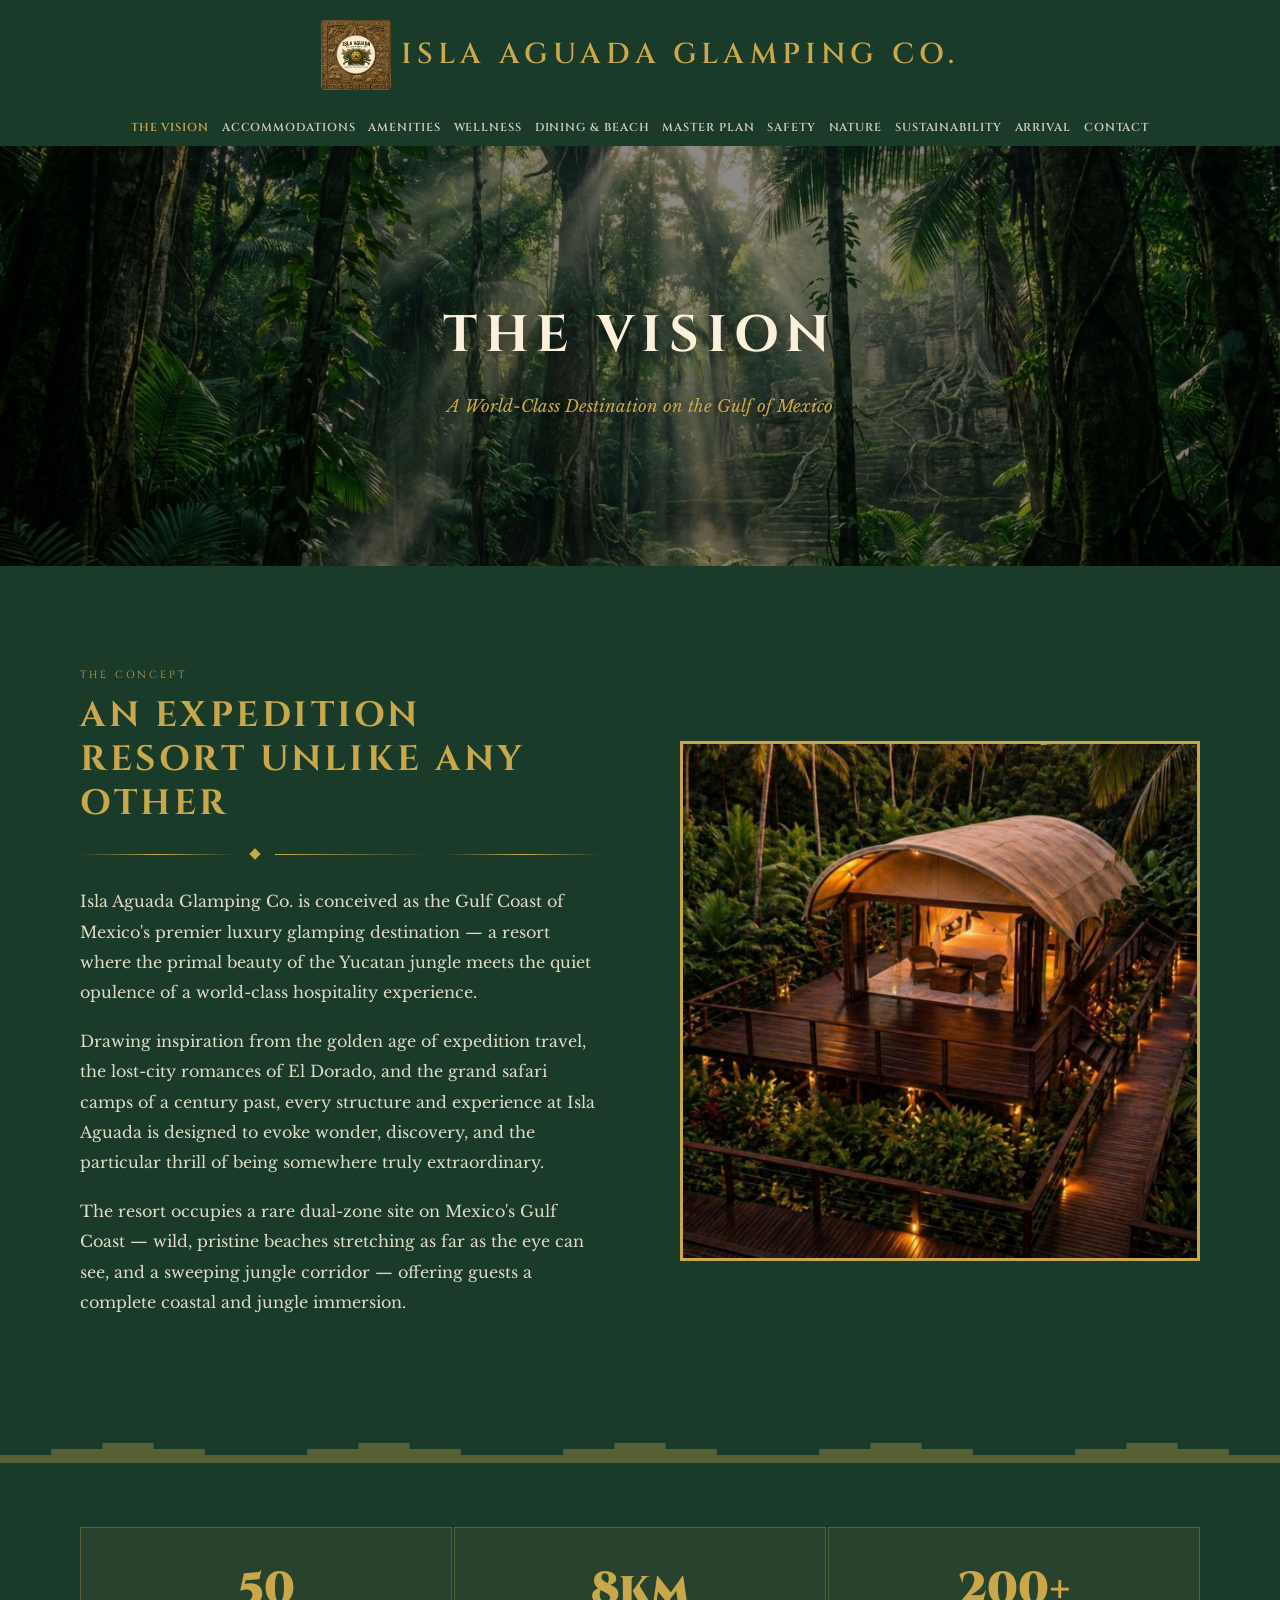
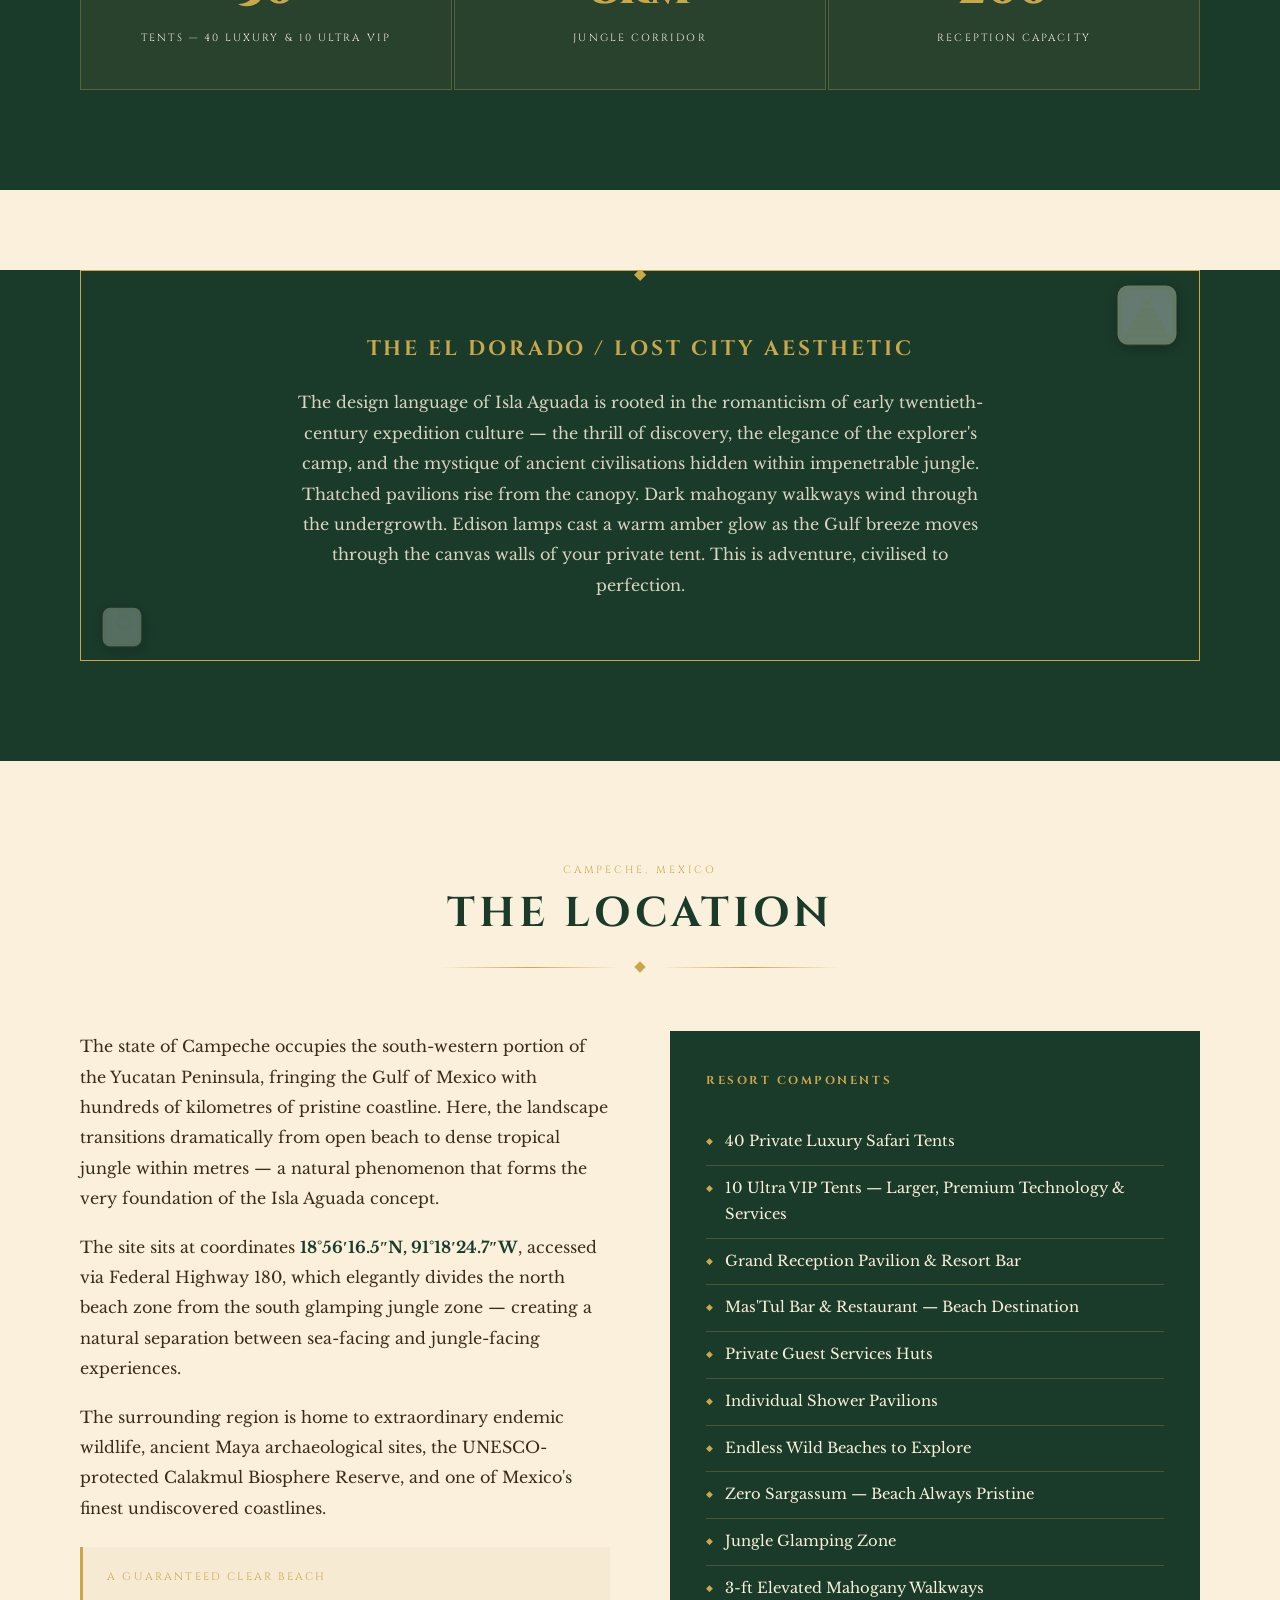
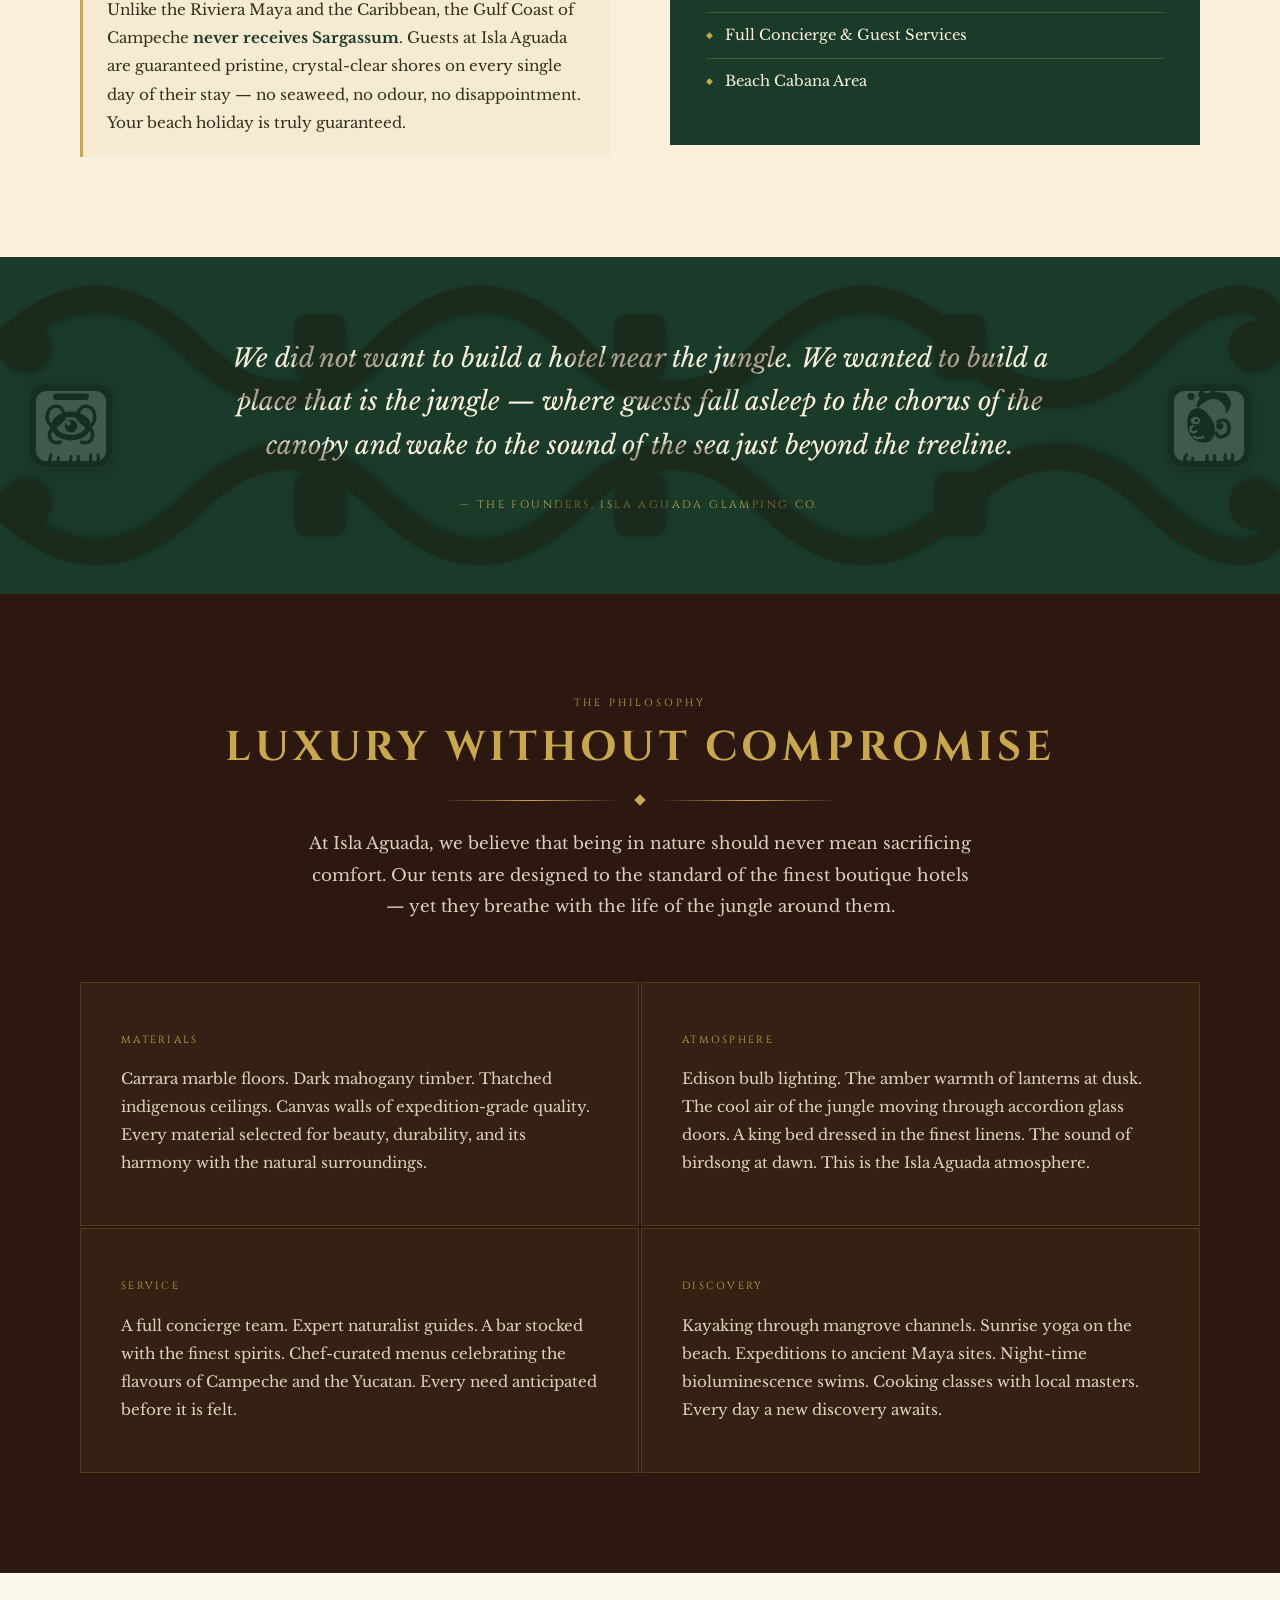
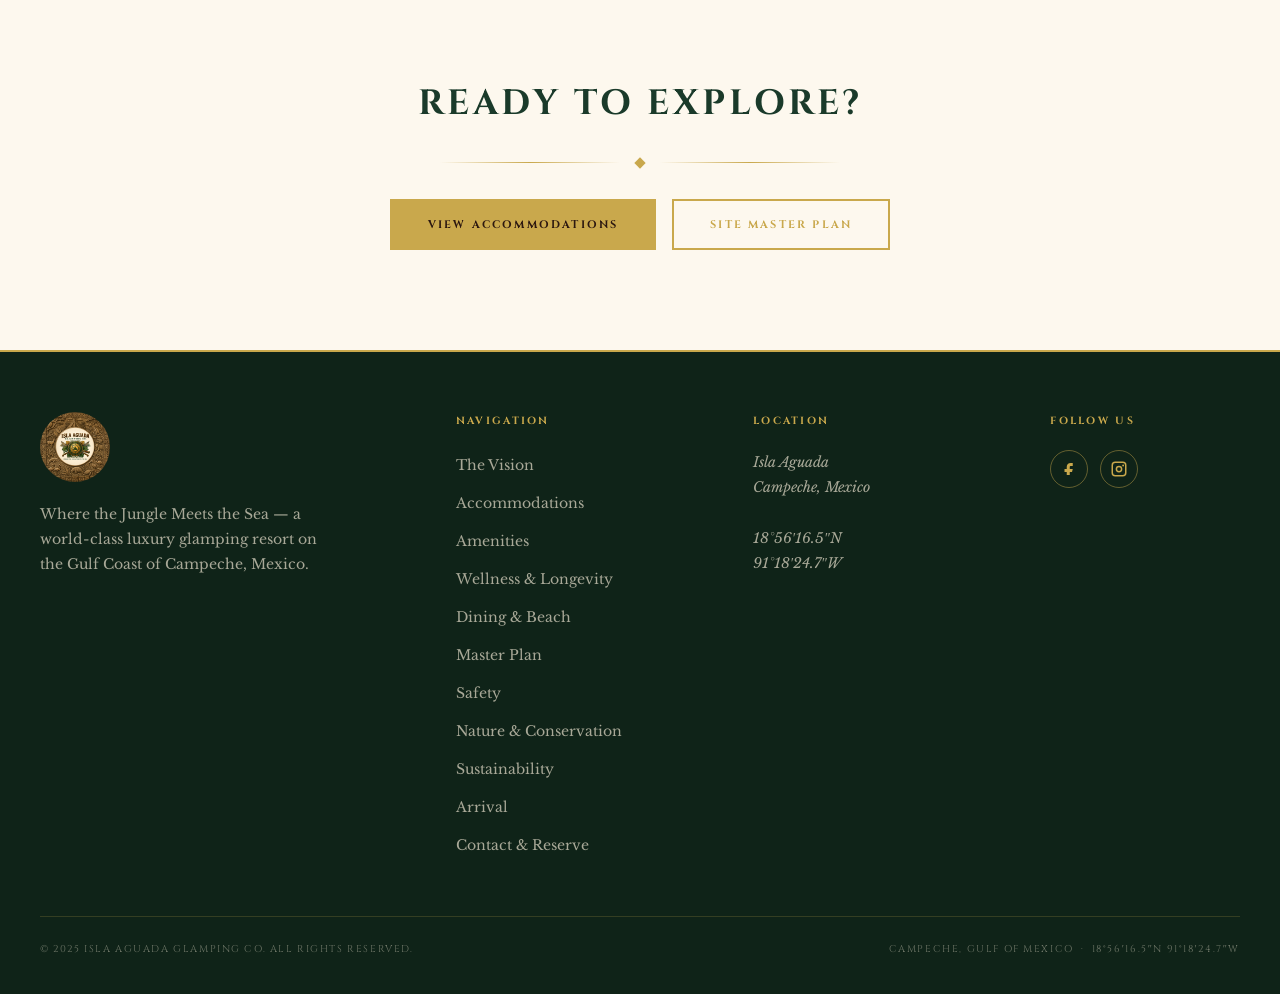
<file: vision.html>
<!DOCTYPE html>
<html lang="en">
<head>
  <meta charset="UTF-8" />
  <meta name="viewport" content="width=device-width, initial-scale=1.0" />
  <title>The Vision — Isla Aguada Glamping Co.</title>
  <meta name="description" content="The vision behind Isla Aguada Glamping Co. — a world-class luxury glamping resort on the Gulf Coast of Campeche, Mexico, inspired by El Dorado expedition romance." />
  <link rel="stylesheet" href="css/style.css" />
  <link rel="stylesheet" href="css/responsive-patch.css" />
  <link rel="stylesheet" href="css/mayan-glyphs.css" />
</head>
<body>

  <!-- ===== NAVIGATION ===== -->
  <nav class="site-nav" role="navigation" aria-label="Main navigation">
    <div class="nav-row-1">
      <a href="index.html" class="nav-logo" aria-label="Isla Aguada Glamping Co. Home">
        <img src="images/brand-stone-panel.png" alt="Isla Aguada Glamping Co. Logo" /><span class="nav-logo-text">Isla Aguada Glamping Co.</span>
      </a>
      <button class="nav-toggle" id="navToggle" aria-expanded="false" aria-label="Toggle navigation">
        <span></span><span></span><span></span>
      </button>
    </div>
    <div class="nav-row-2">
      <ul class="nav-links" id="navLinks" role="list">
        <li><a href="vision.html" class="active">The Vision</a></li>
        <li><a href="accommodations.html">Accommodations</a></li>
        <li><a href="amenities.html">Amenities</a></li>
        <li><a href="wellness.html">Wellness</a></li>
        <li><a href="dining.html">Dining &amp; Beach</a></li>
        <li><a href="masterplan.html">Master Plan</a></li>
        <li><a href="safety.html">Safety</a></li>
        <li><a href="nature.html">Nature</a></li>
        <li><a href="sustainability.html">Sustainability</a></li>
        <li><a href="arrival.html">Arrival</a></li>
        <li><a href="contact.html">Contact</a></li>
      </ul>
    </div>
  </nav>

  <!-- ===== MAIN ===== -->
  <main class="page-wrap">

    <!-- PAGE HERO -->
    <section class="page-hero" aria-label="Vision page hero">
      <div class="page-hero-bg" style="background-image: url('images/hero-jungle.jpg');" role="img" aria-label="Jungle canopy of Campeche"></div>
      <div class="page-hero-content">
        <h1>The Vision</h1>
        <p>A World-Class Destination on the Gulf of Mexico</p>
      </div>
    </section>

    <!-- VISION INTRO -->
    <section class="section section--dark" id="vision-intro">
      <div class="container">
        <div class="vision-intro">
          <div class="vision-text">
            <span class="section-tag">The Concept</span>
            <h2>An Expedition Resort Unlike Any Other</h2>
            <div class="gold-divider" style="justify-content: flex-start; margin-bottom: 28px;">
              <div class="diamond"></div>
              <div style="flex:1; max-width:180px; height:1px; background: linear-gradient(to right, var(--aged-gold), transparent);"></div>
            </div>
            <p>
              Isla Aguada Glamping Co. is conceived as the Gulf Coast of Mexico's premier luxury glamping destination — 
              a resort where the primal beauty of the Yucatan jungle meets the quiet opulence of a world-class hospitality experience.
            </p>
            <p>
              Drawing inspiration from the golden age of expedition travel, the lost-city romances of El Dorado, 
              and the grand safari camps of a century past, every structure and experience at Isla Aguada is designed 
              to evoke wonder, discovery, and the particular thrill of being somewhere truly extraordinary.
            </p>
            <p>
              The resort occupies a rare dual-zone site on Mexico's Gulf Coast — wild, pristine beaches stretching as far as the eye can see, and a sweeping jungle corridor — offering guests a complete coastal and jungle immersion.
            </p>
          </div>

          <div class="vision-image">
            <img src="images/tent-exterior-sunset.jpg" alt="Luxury safari tent at golden sunset, Isla Aguada" loading="lazy" />
          </div>
        </div>
      </div>
    </section>

    <!-- STATS -->
    <section class="section section--dark" id="vision-stats" style="padding-top: 0;">
      <div class="mayan-frieze" style="opacity:0.35;"><svg viewBox="0 0 200 32" xmlns="http://www.w3.org/2000/svg" preserveAspectRatio="none" style="width:100%;height:32px;fill:var(--aged-gold);"><polyline points="0,28 0,20 8,20 8,14 16,14 16,8 24,8 24,14 32,14 32,20 40,20 40,28 40,28 40,20 48,20 48,14 56,14 56,8 64,8 64,14 72,14 72,20 80,20 80,28 80,28 80,20 88,20 88,14 96,14 96,8 104,8 104,14 112,14 112,20 120,20 120,28 120,28 120,20 128,20 128,14 136,14 136,8 144,8 144,14 152,14 152,20 160,20 160,28 160,28 160,20 168,20 168,14 176,14 176,8 184,8 184,14 192,14 192,20 200,20 200,28" fill="var(--aged-gold)"/></svg></div>
      <div class="container">
        <div class="vision-stats">
          <div class="stat-box">
            <span class="stat-number">50</span>
            <span class="stat-label">Tents — 40 Luxury &amp; 10 Ultra VIP</span>
          </div>
          <div class="stat-box">
            <span class="stat-number">8km</span>
            <span class="stat-label">Jungle Corridor</span>
          </div>
          <div class="stat-box">
            <span class="stat-number">200+</span>
            <span class="stat-label">Reception Capacity</span>
          </div>
        </div>
      </div>
    </section>

    <!-- EXPEDITION AESTHETIC -->
    <section class="section section--dark" id="vision-expedition" style="padding-top: 0;">
      <div class="container">
        <div class="vision-expedition">
          <div class="expedition-border" style="position:relative; overflow:hidden;">
            <span class="mayan-glyph mayan-glyph--gold mayan-glyph--md mayan-glyph--carved" data-glyph="pyramid_stone" style="position:absolute; top:12px; right:20px; opacity:0.35;"></span>
            <span class="mayan-glyph mayan-glyph--gold mayan-glyph--sm mayan-glyph--carved" data-glyph="serpent_head" style="position:absolute; bottom:12px; left:20px; opacity:0.28;"></span>
            <h3>The El Dorado / Lost City Aesthetic</h3>
            <p>
              The design language of Isla Aguada is rooted in the romanticism of early twentieth-century expedition 
              culture — the thrill of discovery, the elegance of the explorer's camp, and the mystique of ancient 
              civilisations hidden within impenetrable jungle. Thatched pavilions rise from the canopy. 
              Dark mahogany walkways wind through the undergrowth. Edison lamps cast a warm amber glow as 
              the Gulf breeze moves through the canvas walls of your private tent. This is adventure, 
              civilised to perfection.
            </p>
          </div>
        </div>
      </div>
    </section>

    <!-- THE LOCATION -->
    <section class="section" id="vision-location">
      <div class="container">
        <header class="section-header">
          <span class="section-tag">Campeche, Mexico</span>
          <h2>The Location</h2>
          <div class="gold-divider"><div class="diamond"></div></div>
        </header>

        <div style="display: grid; grid-template-columns: 1fr 1fr; gap: 60px; align-items: start;">
          <div>
            <p style="color: var(--text-mid); line-height: 1.9; font-size: 1rem; margin-bottom: 18px;">
              The state of Campeche occupies the south-western portion of the Yucatan Peninsula, 
              fringing the Gulf of Mexico with hundreds of kilometres of pristine coastline. 
              Here, the landscape transitions dramatically from open beach to dense tropical jungle 
              within metres — a natural phenomenon that forms the very foundation of the Isla Aguada concept.
            </p>
            <p style="color: var(--text-mid); line-height: 1.9; font-size: 1rem; margin-bottom: 18px;">
              The site sits at coordinates <strong style="color: var(--jungle-green);">18°56′16.5″N, 91°18′24.7″W</strong>, 
              accessed via Federal Highway 180, which elegantly divides the north beach zone from the 
              south glamping jungle zone — creating a natural separation between sea-facing and jungle-facing experiences.
            </p>
            <p style="color: var(--text-mid); line-height: 1.9; font-size: 1rem; margin-bottom: 24px;">
              The surrounding region is home to extraordinary endemic wildlife, ancient Maya archaeological sites, 
              the UNESCO-protected Calakmul Biosphere Reserve, and one of Mexico's finest undiscovered coastlines.
            </p>
            <div style="border-left: 3px solid var(--aged-gold); padding: 20px 24px; background-color: rgba(201,168,76,0.07);">
              <p style="font-family: var(--font-heading); font-size: 0.68rem; letter-spacing: 0.2em; text-transform: uppercase; color: var(--aged-gold); margin-bottom: 10px;">A Guaranteed Clear Beach</p>
              <p style="color: var(--text-mid); line-height: 1.85; font-size: 0.95rem; margin: 0;">
                Unlike the Riviera Maya and the Caribbean, the Gulf Coast of Campeche <strong style="color: var(--jungle-green);">never receives Sargassum</strong>. 
                Guests at Isla Aguada are guaranteed pristine, crystal-clear shores on every single day of their stay — 
                no seaweed, no odour, no disappointment. Your beach holiday is truly guaranteed.
              </p>
            </div>
          </div>

          <div>
            <div style="background-color: var(--jungle-green); padding: 40px 36px;">
              <h3 style="font-family: var(--font-heading); font-size: 0.72rem; letter-spacing: 0.22em; text-transform: uppercase; color: var(--aged-gold); margin-bottom: 28px;">Resort Components</h3>
              <ul class="feature-list" style="color: var(--parchment);">
                <li>40 Private Luxury Safari Tents</li>
                <li>10 Ultra VIP Tents — Larger, Premium Technology &amp; Services</li>
                <li>Grand Reception Pavilion &amp; Resort Bar</li>
                <li>Mas'Tul Bar &amp; Restaurant — Beach Destination</li>
                <li>Private Guest Services Huts</li>
                <li>Individual Shower Pavilions</li>
                <li>Endless Wild Beaches to Explore</li>
                <li>Zero Sargassum — Beach Always Pristine</li>
                <li>Jungle Glamping Zone</li>
                <li>3-ft Elevated Mahogany Walkways</li>
                <li>Full Concierge &amp; Guest Services</li>
                <li>Beach Cabana Area</li>
              </ul>
            </div>
          </div>
        </div>
      </div>
    </section>

    <!-- PULL QUOTE -->
    <section class="pull-quote" style="position:relative; overflow:hidden;">
      <span class="mayan-glyph mayan-glyph--cream mayan-glyph--lg mayan-glyph--carved" data-glyph="scroll_eye" style="position:absolute; top:50%; left:2%; transform:translateY(-50%); opacity:0.20;"></span>
      <span class="mayan-glyph mayan-glyph--cream mayan-glyph--lg mayan-glyph--carved" data-glyph="face_cartouche" style="position:absolute; top:50%; right:2%; transform:translateY(-50%); opacity:0.20;"></span>
      <span class="mayan-glyph mayan-glyph--gold" data-glyph="serpent_border" style="position:absolute; top:0; left:0; width:100%; height:20px; opacity:0.35;"></span>
      <span class="mayan-glyph mayan-glyph--gold" data-glyph="serpent_border" style="position:absolute; bottom:0; left:0; width:100%; height:20px; opacity:0.35; transform:scaleY(-1);"></span>
      <blockquote>
        We did not want to build a hotel near the jungle. We wanted to build a place that 
        <em>is</em> the jungle — where guests fall asleep to the chorus of the canopy and wake 
        to the sound of the sea just beyond the treeline.
      </blockquote>
      <cite>— The Founders, Isla Aguada Glamping Co.</cite>
    </section>

    <!-- THE TIMELINE -->
    <section class="section section--mahogany" id="vision-philosophy">
      <div class="container">
        <header class="section-header">
          <span class="section-tag">The Philosophy</span>
          <h2>Luxury Without Compromise</h2>
          <div class="gold-divider"><div class="diamond"></div></div>
          <p>
            At Isla Aguada, we believe that being in nature should never mean sacrificing comfort. 
            Our tents are designed to the standard of the finest boutique hotels — 
            yet they breathe with the life of the jungle around them.
          </p>
        </header>

        <div style="display: grid; grid-template-columns: repeat(2, 1fr); gap: 2px; margin-top: 60px;">
          <div style="padding: 48px 40px; background-color: rgba(201, 168, 76, 0.06); border: 1px solid rgba(201, 168, 76, 0.2);">
            <span style="font-family: var(--font-heading); font-size: 0.65rem; letter-spacing: 0.22em; text-transform: uppercase; color: var(--aged-gold); display: block; margin-bottom: 16px;">Materials</span>
            <p style="color: rgba(250, 240, 220, 0.85); line-height: 1.85; font-size: 0.95rem;">
              Carrara marble floors. Dark mahogany timber. Thatched indigenous ceilings. 
              Canvas walls of expedition-grade quality. Every material selected for beauty, durability, 
              and its harmony with the natural surroundings.
            </p>
          </div>
          <div style="padding: 48px 40px; background-color: rgba(201, 168, 76, 0.06); border: 1px solid rgba(201, 168, 76, 0.2);">
            <span style="font-family: var(--font-heading); font-size: 0.65rem; letter-spacing: 0.22em; text-transform: uppercase; color: var(--aged-gold); display: block; margin-bottom: 16px;">Atmosphere</span>
            <p style="color: rgba(250, 240, 220, 0.85); line-height: 1.85; font-size: 0.95rem;">
              Edison bulb lighting. The amber warmth of lanterns at dusk. The cool air of the jungle 
              moving through accordion glass doors. A king bed dressed in the finest linens. 
              The sound of birdsong at dawn. This is the Isla Aguada atmosphere.
            </p>
          </div>
          <div style="padding: 48px 40px; background-color: rgba(201, 168, 76, 0.06); border: 1px solid rgba(201, 168, 76, 0.2);">
            <span style="font-family: var(--font-heading); font-size: 0.65rem; letter-spacing: 0.22em; text-transform: uppercase; color: var(--aged-gold); display: block; margin-bottom: 16px;">Service</span>
            <p style="color: rgba(250, 240, 220, 0.85); line-height: 1.85; font-size: 0.95rem;">
              A full concierge team. Expert naturalist guides. A bar stocked with the finest spirits. 
              Chef-curated menus celebrating the flavours of Campeche and the Yucatan. 
              Every need anticipated before it is felt.
            </p>
          </div>
          <div style="padding: 48px 40px; background-color: rgba(201, 168, 76, 0.06); border: 1px solid rgba(201, 168, 76, 0.2);">
            <span style="font-family: var(--font-heading); font-size: 0.65rem; letter-spacing: 0.22em; text-transform: uppercase; color: var(--aged-gold); display: block; margin-bottom: 16px;">Discovery</span>
            <p style="color: rgba(250, 240, 220, 0.85); line-height: 1.85; font-size: 0.95rem;">
              Kayaking through mangrove channels. Sunrise yoga on the beach. Expeditions to ancient 
              Maya sites. Night-time bioluminescence swims. Cooking classes with local masters. 
              Every day a new discovery awaits.
            </p>
          </div>
        </div>
      </div>
    </section>

    <!-- CTA -->
    <section class="section section--cream" style="text-align: center;">
      <div class="container">
        <h2 style="font-family: var(--font-heading); font-size: clamp(1.5rem, 3vw, 2.2rem); color: var(--jungle-green); letter-spacing: 0.1em; text-transform: uppercase; margin-bottom: 16px;">
          Ready to Explore?
        </h2>
        <div class="gold-divider" style="margin-bottom: 32px;"><div class="diamond"></div></div>
        <div style="display: flex; gap: 16px; justify-content: center; flex-wrap: wrap;">
          <a href="accommodations.html" class="btn-gold">View Accommodations</a>
          <a href="masterplan.html" class="btn-outline">Site Master Plan</a>
        </div>
      </div>
    </section>

  </main>

  <!-- ===== FOOTER ===== -->
  <footer class="site-footer" role="contentinfo">
    <div class="footer-inner">
      <div class="footer-brand">
        <img src="images/brand-stone-panel.png" alt="Isla Aguada Glamping Co." />
        <p>Where the Jungle Meets the Sea — a world-class luxury glamping resort on the Gulf Coast of Campeche, Mexico.</p>
      </div>
      <div class="footer-col">
        <h4>Navigation</h4>
        <ul>
          
          <li><a href="vision.html">The Vision</a></li>
          <li><a href="accommodations.html">Accommodations</a></li>
          <li><a href="amenities.html">Amenities</a></li>
          <li><a href="wellness.html">Wellness &amp; Longevity</a></li>
          <li><a href="dining.html">Dining &amp; Beach</a></li>
          <li><a href="masterplan.html">Master Plan</a></li>
          <li><a href="safety.html">Safety</a></li>
          <li><a href="nature.html">Nature &amp; Conservation</a></li>
          <li><a href="sustainability.html">Sustainability</a></li>
          <li><a href="arrival.html">Arrival</a></li>
          <li><a href="contact.html">Contact &amp; Reserve</a></li>
        </ul>
      </div>
      <div class="footer-col">
        <h4>Location</h4>
        <address>
          Isla Aguada<br />
          Campeche, Mexico<br /><br />
          18°56′16.5″N<br />
          91°18′24.7″W
        </address>
      </div>
      <div class="footer-col">
        <h4>Follow Us</h4>
        <div class="footer-social-links" aria-label="Social media links">
          <a class="footer-social-link" href="https://www.facebook.com/profile.php?id=61563130594812" target="_blank" rel="noopener noreferrer" aria-label="Facebook">
            <svg viewBox="0 0 24 24" aria-hidden="true"><path d="M14 8h3V4h-3c-2.8 0-5 2.2-5 5v3H6v4h3v4h4v-4h3l1-4h-4V9c0-.6.4-1 1-1Z" /></svg>
          </a>
          <a class="footer-social-link" href="https://www.instagram.com/isla_aguada_glamping_co/" target="_blank" rel="noopener noreferrer" aria-label="Instagram">
            <svg viewBox="0 0 24 24" aria-hidden="true"><path d="M7 2h10a5 5 0 0 1 5 5v10a5 5 0 0 1-5 5H7a5 5 0 0 1-5-5V7a5 5 0 0 1 5-5Zm0 2a3 3 0 0 0-3 3v10a3 3 0 0 0 3 3h10a3 3 0 0 0 3-3V7a3 3 0 0 0-3-3H7Zm5 3.5A4.5 4.5 0 1 1 7.5 12 4.5 4.5 0 0 1 12 7.5Zm0 2A2.5 2.5 0 1 0 14.5 12 2.5 2.5 0 0 0 12 9.5ZM17.5 6a1.25 1.25 0 1 1-1.25 1.25A1.25 1.25 0 0 1 17.5 6Z" /></svg>
          </a>
        </div>
      </div>
    </div>
    <div class="footer-bottom">
      <p>&copy; 2025 Isla Aguada Glamping Co. All rights reserved.</p>
      <p>Campeche, Gulf of Mexico &nbsp;·&nbsp; 18°56′16.5″N 91°18′24.7″W</p>
    </div>
  </footer>

  <script>
    const toggle = document.getElementById('navToggle');
    const navLinks = document.getElementById('navLinks');
    const navRow2 = document.querySelector('.nav-row-2');
    toggle.addEventListener('click', () => {
      const isOpen = navLinks.classList.toggle('open');
      if (navRow2) navRow2.classList.toggle('open', isOpen);
      toggle.setAttribute('aria-expanded', isOpen);
    });
    navLinks.querySelectorAll('a').forEach(link => {
      link.addEventListener('click', () => {
        navLinks.classList.remove('open');
        if (navRow2) navRow2.classList.remove('open');
        toggle.setAttribute('aria-expanded', 'false');
      });
    });
  </script>
  <script src="js/mayan-glyphs.js"></script>

</body>
</html>
</file>
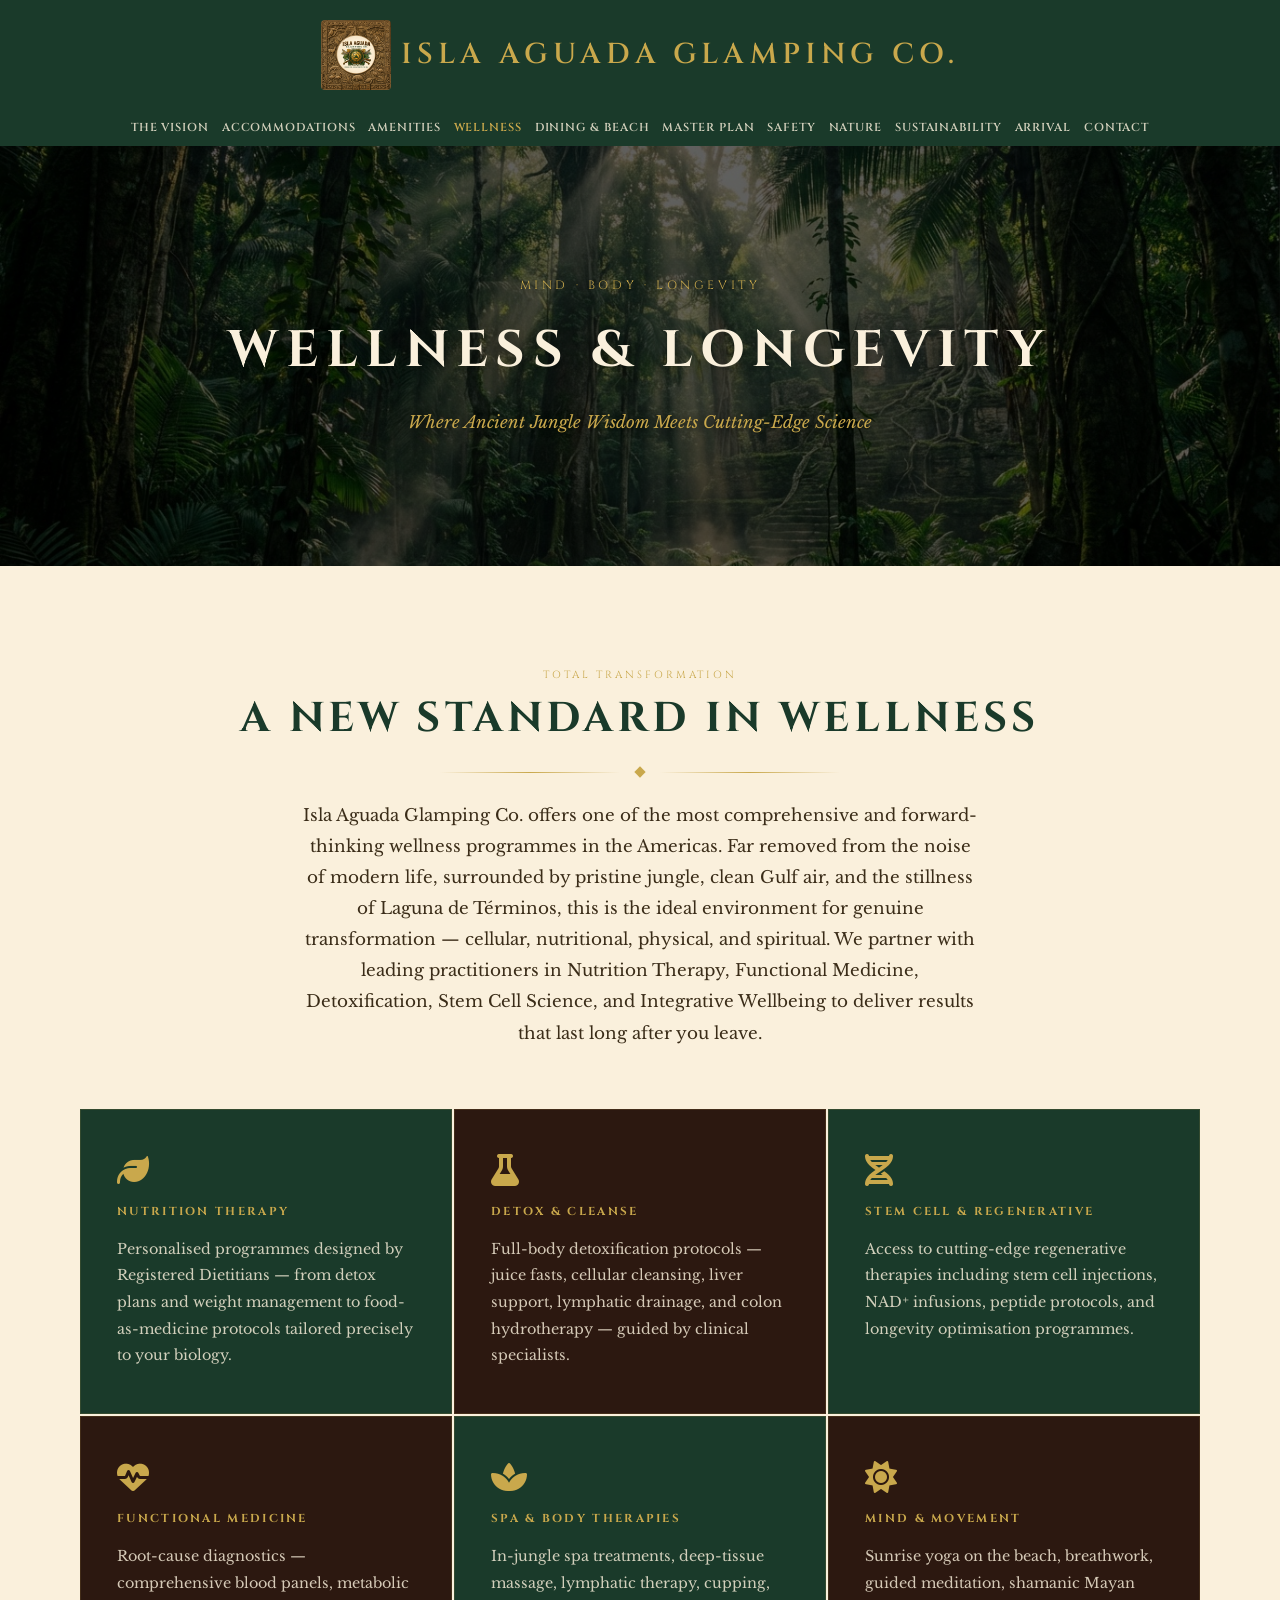
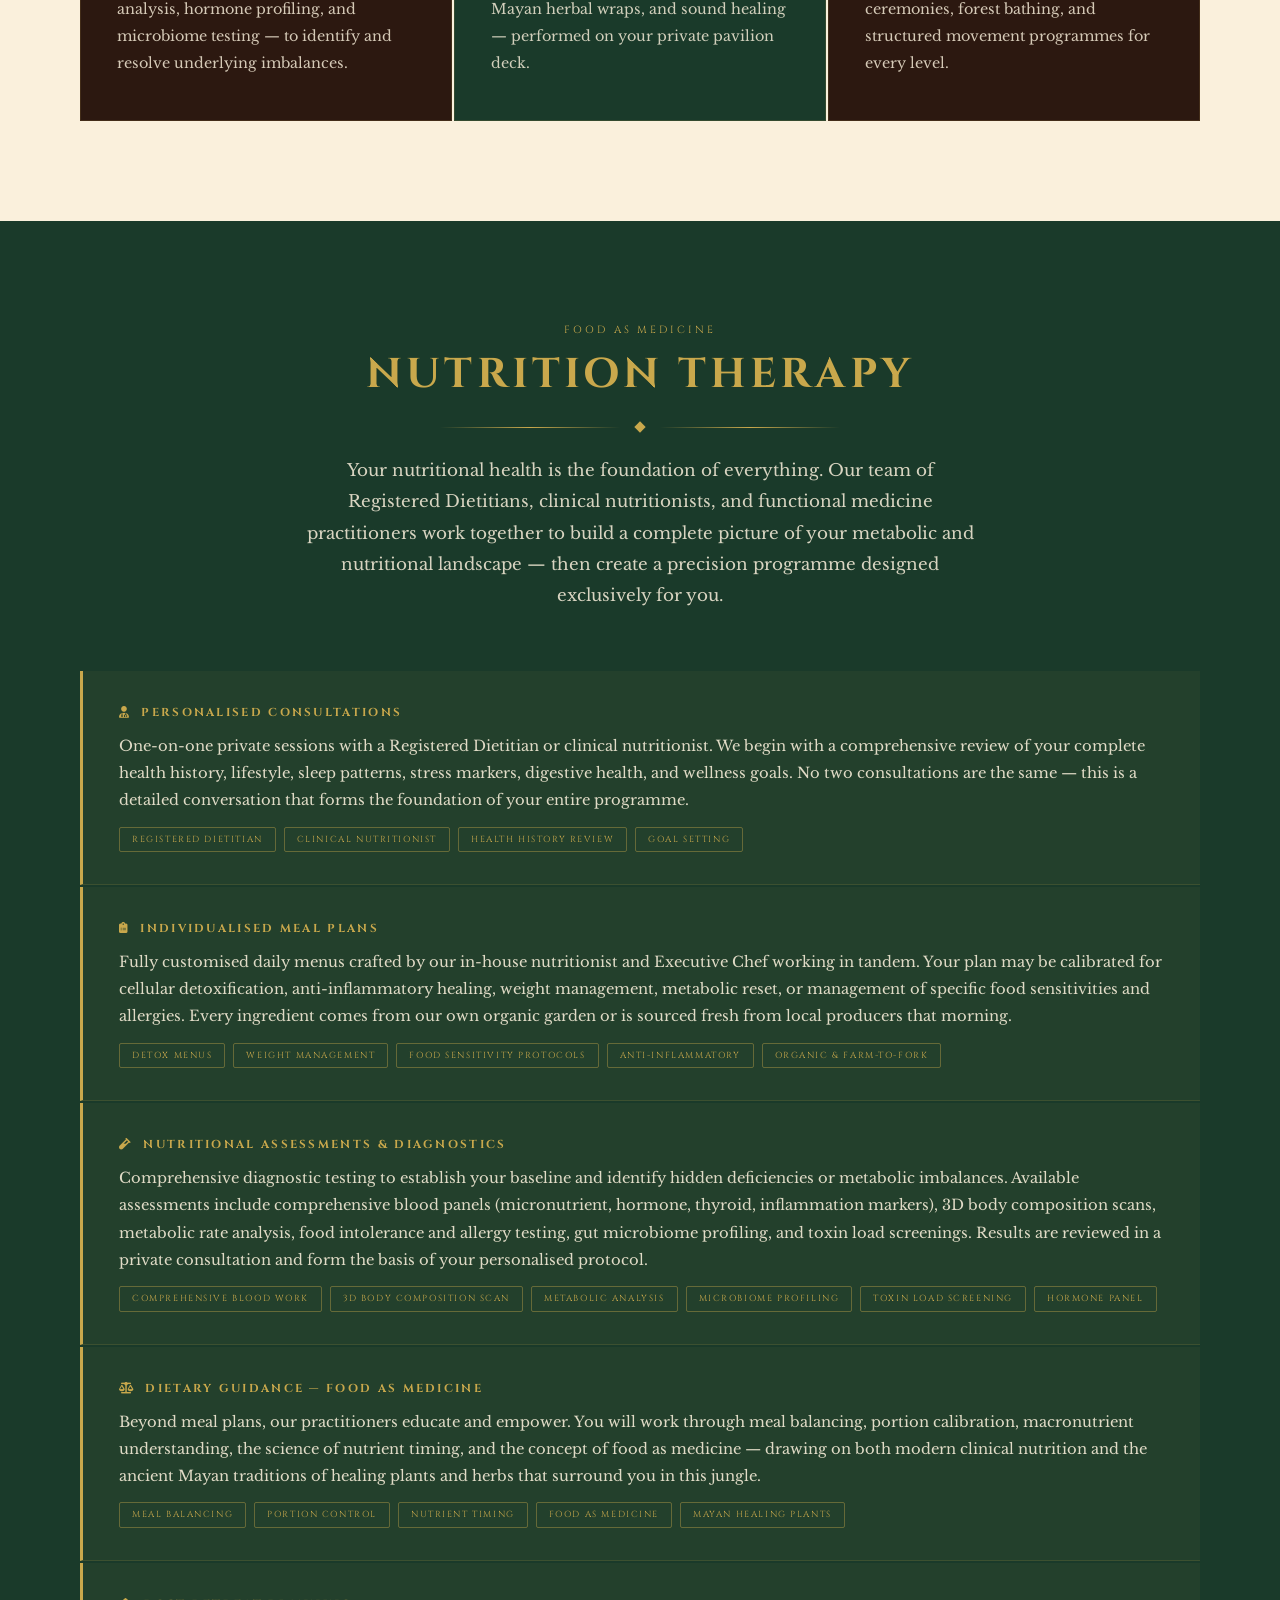
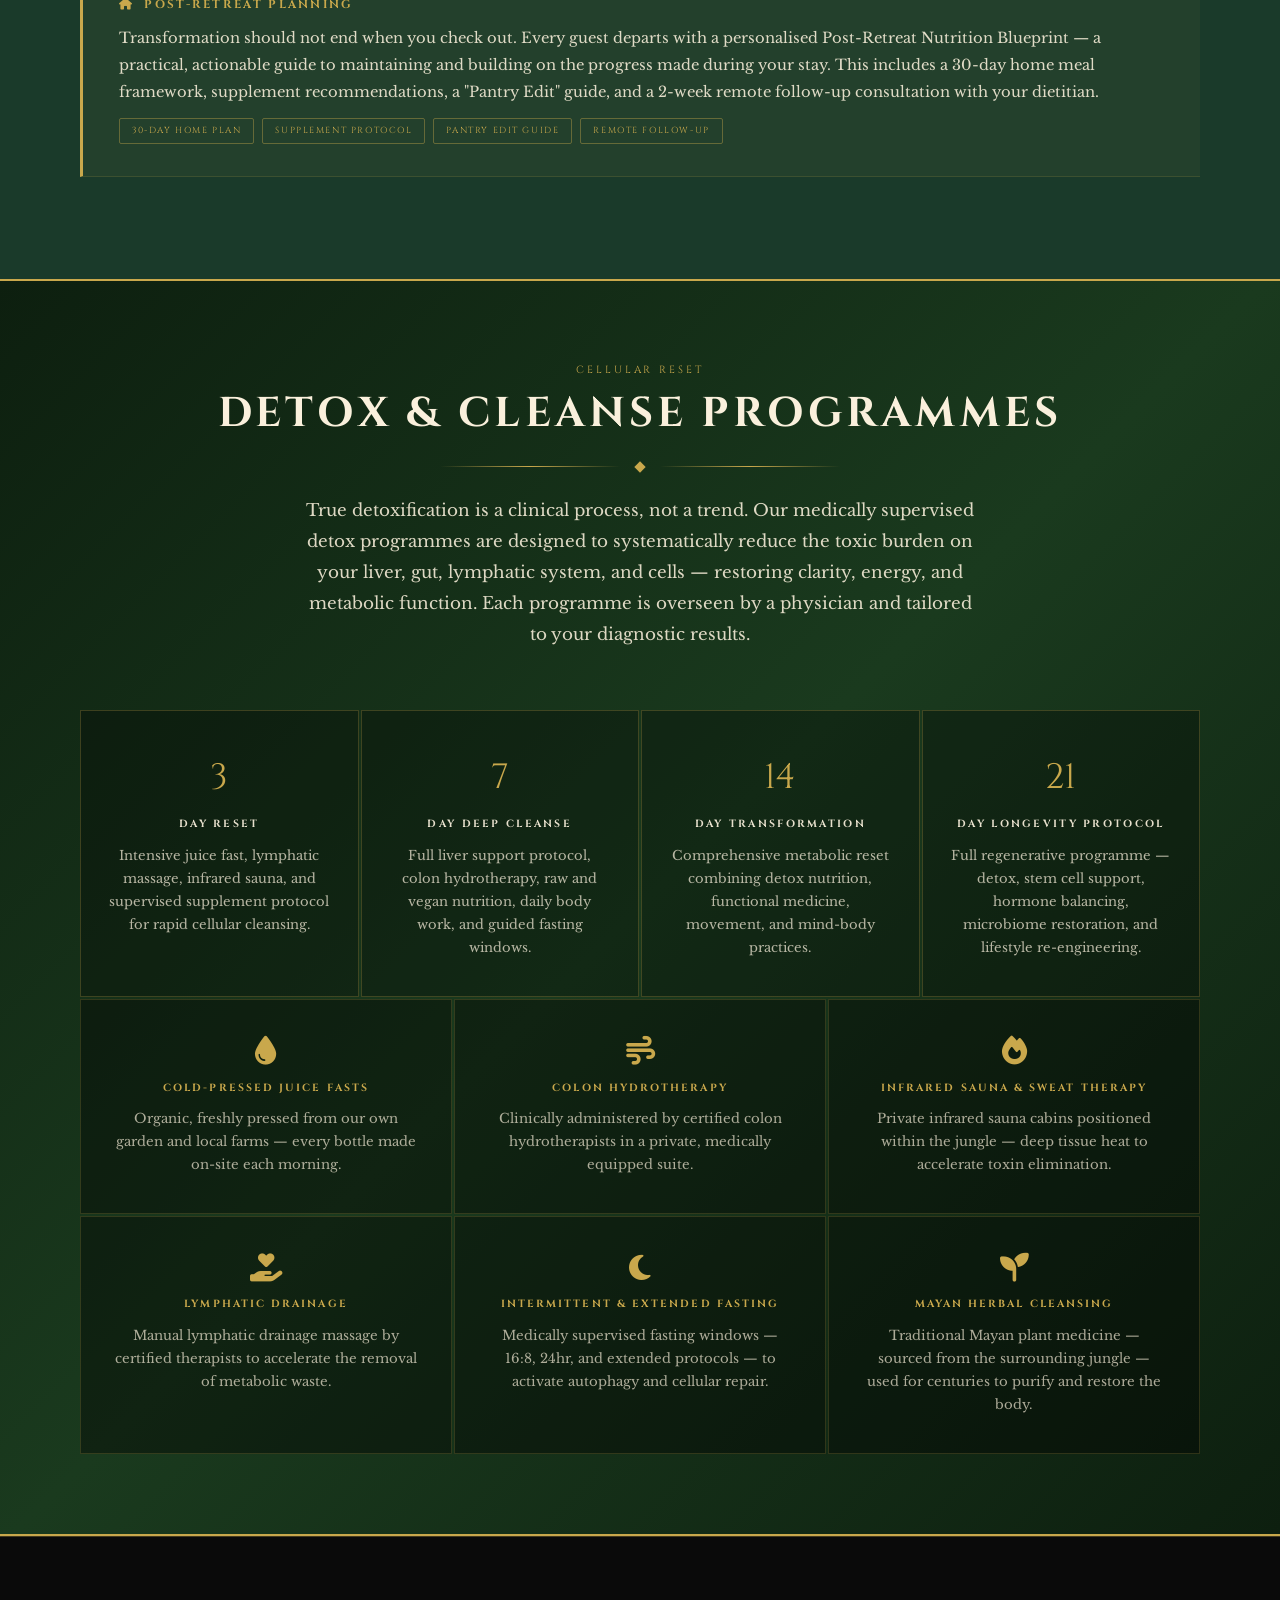
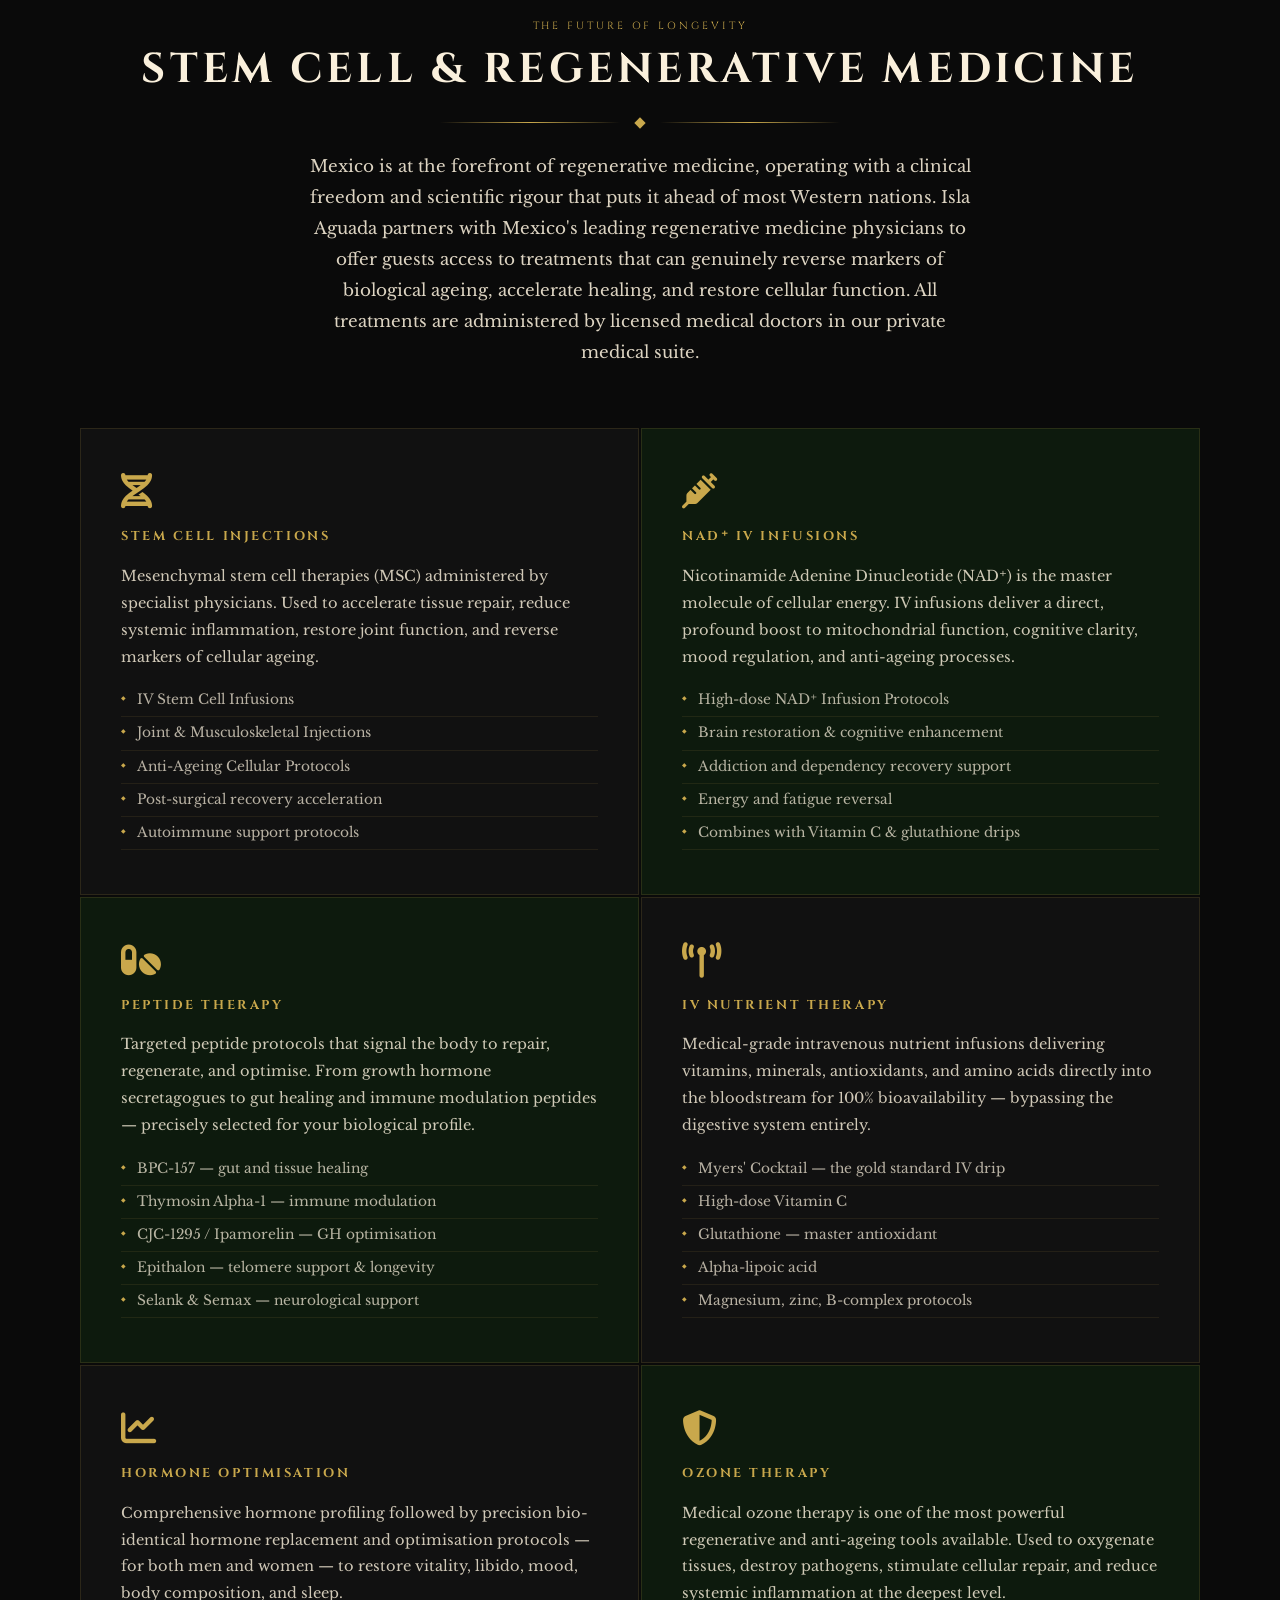
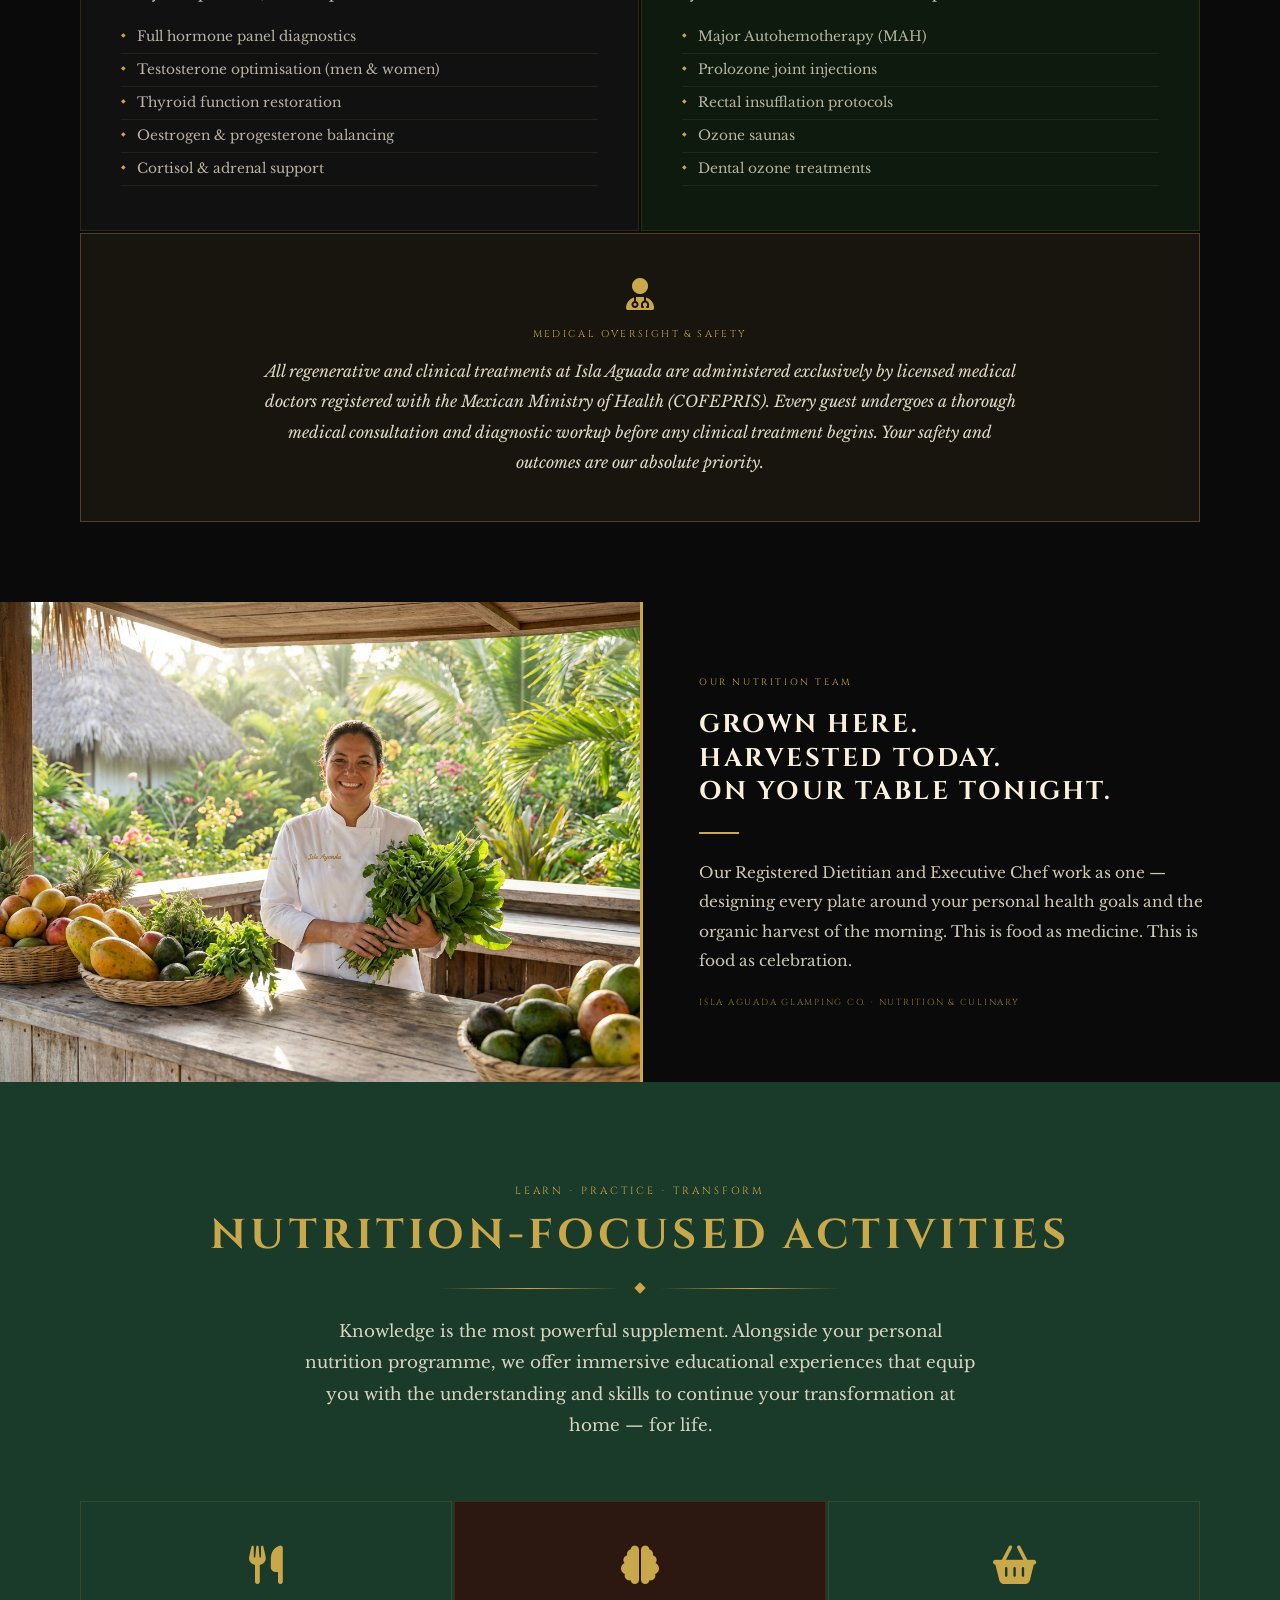
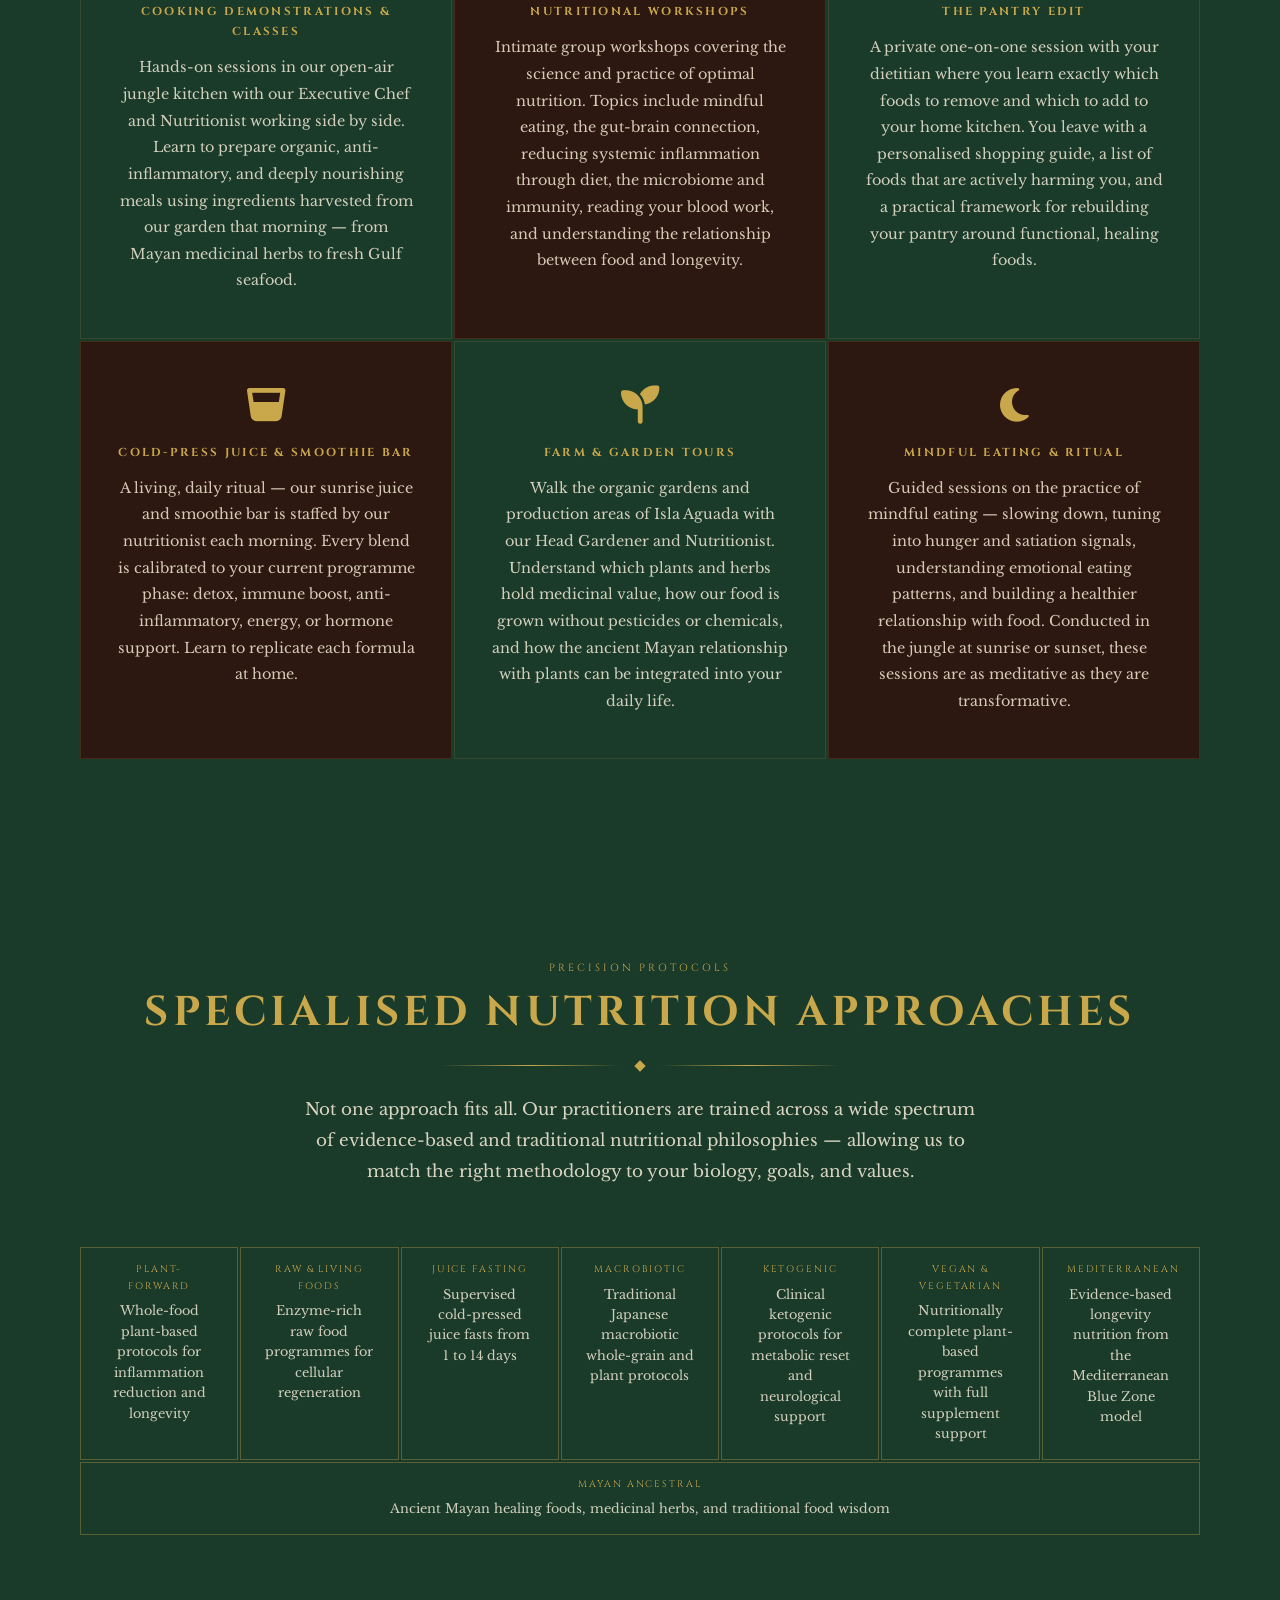
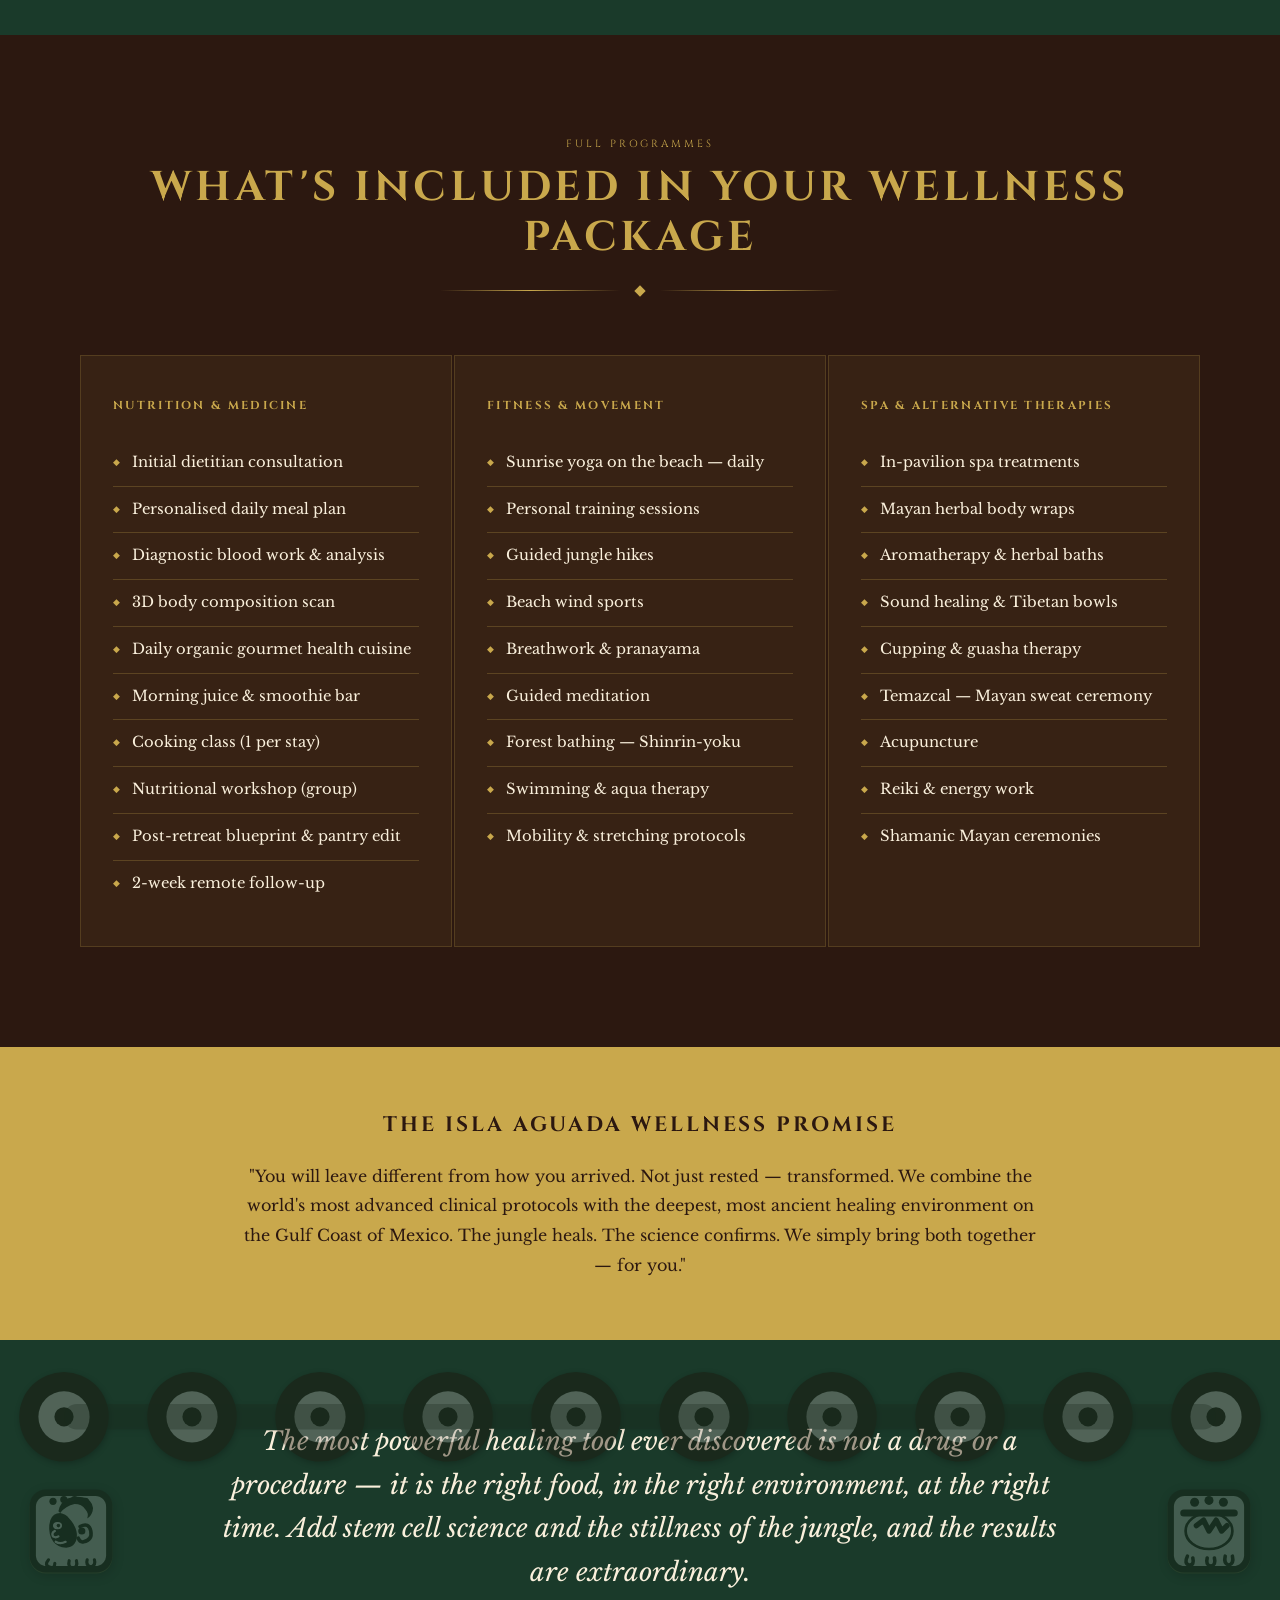
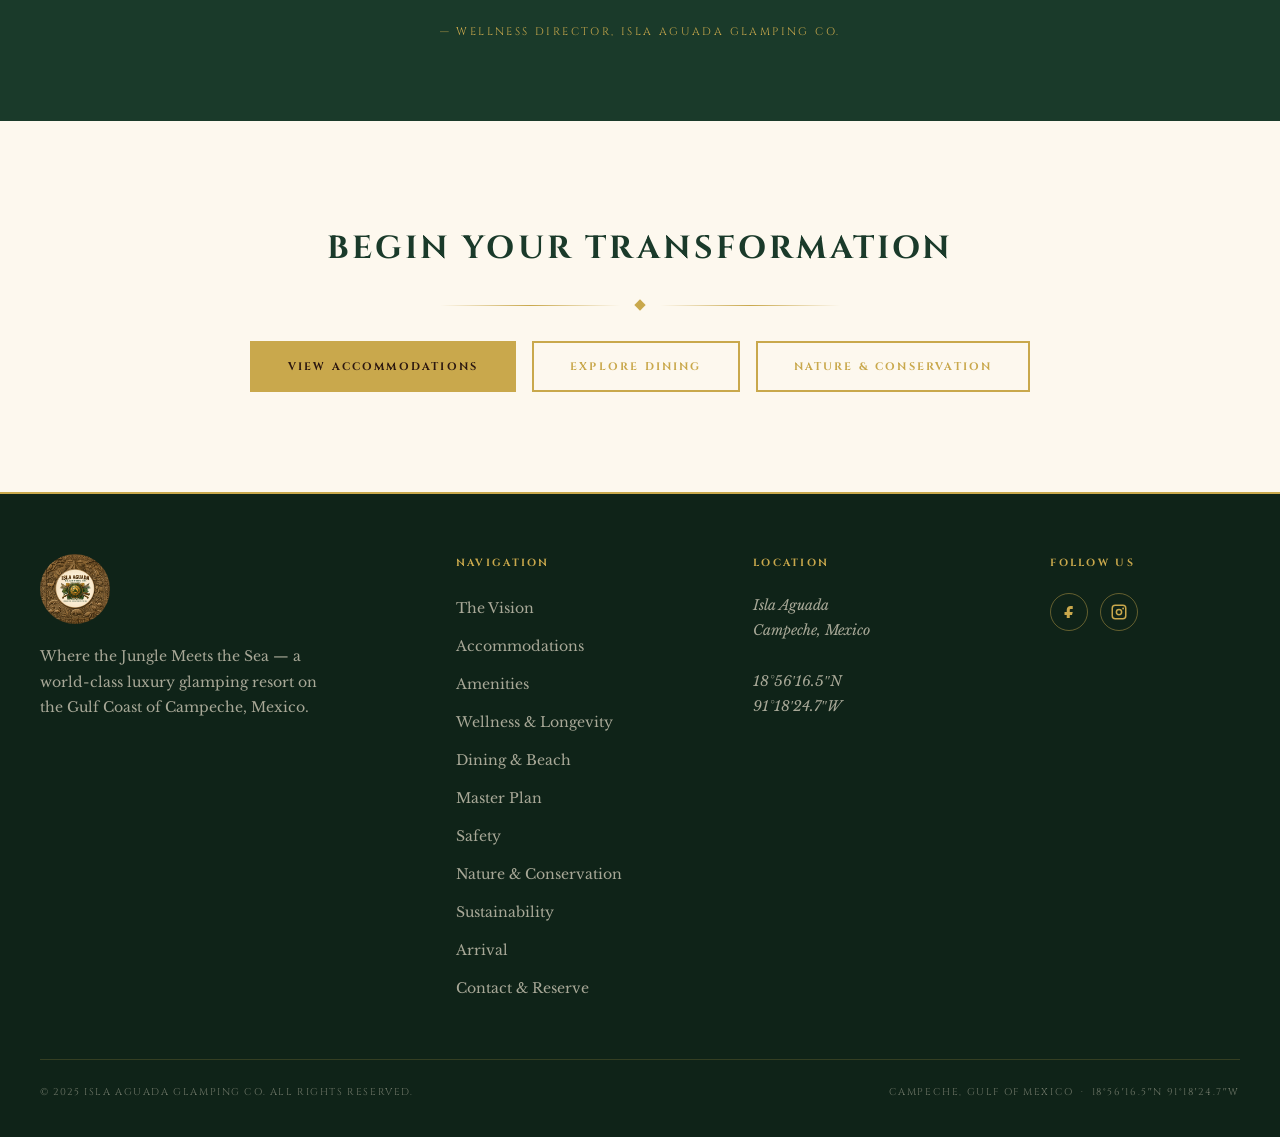
<file: wellness.html>
<!DOCTYPE html>
<html lang="en">
<head>
  <meta charset="UTF-8" />
  <meta name="viewport" content="width=device-width, initial-scale=1.0" />
  <title>Wellness &amp; Longevity — Isla Aguada Glamping Co.</title>
  <meta name="description" content="World-class wellness at Isla Aguada Glamping Co. — Nutrition Therapy, Detox Programmes, Stem Cell Treatments, Functional Medicine, Spa, and Longevity Protocols in the heart of the Campeche jungle." />
  <link rel="stylesheet" href="css/style.css" />
  <link rel="stylesheet" href="css/responsive-patch.css" />
  <link rel="stylesheet" href="css/mayan-glyphs.css" />
  <link rel="stylesheet" href="https://cdn.jsdelivr.net/npm/@fortawesome/fontawesome-free@6.4.0/css/all.min.css" />
  <style>
    /* ── WELLNESS PAGE STYLES ── */
    .wellness-hero-text {
      font-family: var(--font-heading);
      font-size: clamp(0.6rem, 1.2vw, 0.75rem);
      letter-spacing: 0.3em;
      text-transform: uppercase;
      color: var(--aged-gold);
      display: block;
      margin-bottom: 10px;
    }

    /* Pillar cards */
    .wellness-pillar-grid {
      display: grid;
      grid-template-columns: repeat(3, 1fr);
      gap: 2px;
      margin-top: 48px;
    }
    @media (max-width: 900px) {
      .wellness-pillar-grid { grid-template-columns: 1fr 1fr; }
    }
    @media (max-width: 560px) {
      .wellness-pillar-grid { grid-template-columns: 1fr; }
    }
    .wellness-pillar {
      background: var(--jungle-green);
      padding: 44px 36px;
      border: 1px solid rgba(201,168,76,0.15);
      transition: border-color 0.3s;
    }
    .wellness-pillar:nth-child(even) {
      background: var(--dark-mahogany);
    }
    .wellness-pillar:hover { border-color: rgba(201,168,76,0.55); }
    .wellness-pillar .pillar-icon {
      font-size: 2rem;
      display: block;
      margin-bottom: 16px;
      color: var(--aged-gold);
    }
    .wellness-pillar h3 {
      font-family: var(--font-heading);
      font-size: 0.72rem;
      letter-spacing: 0.2em;
      text-transform: uppercase;
      color: var(--aged-gold);
      margin-bottom: 14px;
    }
    .wellness-pillar p {
      font-size: 0.9rem;
      color: rgba(250,240,220,0.82);
      line-height: 1.85;
    }

    /* Therapy component rows */
    .therapy-block {
      background: rgba(201,168,76,0.05);
      border-left: 3px solid var(--aged-gold);
      border-bottom: 1px solid rgba(201,168,76,0.15);
      padding: 32px 36px;
      margin-bottom: 2px;
    }
    .therapy-block h4 {
      font-family: var(--font-heading);
      font-size: 0.72rem;
      letter-spacing: 0.2em;
      text-transform: uppercase;
      color: var(--aged-gold);
      margin-bottom: 10px;
    }
    .therapy-block p {
      font-size: 0.92rem;
      color: rgba(250,240,220,0.88);
      line-height: 1.85;
      margin: 0;
    }
    .therapy-block .tag-row {
      display: flex;
      flex-wrap: wrap;
      gap: 8px;
      margin-top: 12px;
    }
    .therapy-tag {
      font-family: var(--font-heading);
      font-size: 0.55rem;
      letter-spacing: 0.18em;
      text-transform: uppercase;
      color: var(--aged-gold);
      border: 1px solid rgba(201,168,76,0.4);
      padding: 4px 12px;
      border-radius: 2px;
    }

    /* Treatment cards */
    .treatment-grid {
      display: grid;
      grid-template-columns: 1fr 1fr;
      gap: 2px;
      margin-top: 0;
    }
    @media (max-width: 700px) {
      .treatment-grid { grid-template-columns: 1fr; }
    }
    .treatment-card {
      padding: 44px 40px;
      border: 1px solid rgba(201,168,76,0.15);
    }
    .treatment-card .tc-icon {
      font-size: 2.2rem;
      margin-bottom: 18px;
      display: block;
      color: var(--aged-gold);
    }
    .treatment-card h3 {
      font-family: var(--font-heading);
      font-size: 0.8rem;
      letter-spacing: 0.2em;
      text-transform: uppercase;
      color: var(--aged-gold);
      margin-bottom: 14px;
    }
    .treatment-card p {
      font-size: 0.91rem;
      color: rgba(250,240,220,0.82);
      line-height: 1.85;
    }
    .treatment-card ul {
      list-style: none;
      padding: 0;
      margin: 14px 0 0 0;
    }
    .treatment-card ul li {
      font-size: 0.86rem;
      color: rgba(250,240,220,0.72);
      padding: 5px 0;
      border-bottom: 1px solid rgba(201,168,76,0.1);
      padding-left: 16px;
      position: relative;
      line-height: 1.6;
    }
    .treatment-card ul li::before {
      content: '◆';
      font-size: 0.4rem;
      color: var(--aged-gold);
      position: absolute;
      left: 0;
      top: 9px;
    }

    /* Detox programme band */
    .detox-band {
      background: linear-gradient(135deg, #0d1f0f 0%, #1a3a1e 50%, #0d1f0f 100%);
      border-top: 2px solid var(--aged-gold);
      border-bottom: 2px solid var(--aged-gold);
      padding: 80px 0;
      color: rgba(250,240,220,0.88);
    }
    .detox-band .section-header p {
      color: rgba(250,240,220,0.88) !important;
    }
    .detox-protocol h4 {
      color: rgba(250,240,220,0.92) !important;
    }
    .detox-protocol p {
      color: rgba(250,240,220,0.72) !important;
    }
    .detox-protocol-grid {
      display: grid;
      grid-template-columns: repeat(4, 1fr);
      gap: 2px;
      margin-top: 48px;
    }
    @media (max-width: 900px) {
      .detox-protocol-grid { grid-template-columns: 1fr 1fr; }
    }
    @media (max-width: 560px) {
      .detox-protocol-grid { grid-template-columns: 1fr; }
    }
    .detox-protocol {
      padding: 36px 28px;
      text-align: center;
      border: 1px solid rgba(201,168,76,0.25);
      background: rgba(0,0,0,0.3);
    }
    .detox-protocol .dp-num {
      font-family: var(--font-heading);
      font-size: 2.2rem;
      color: var(--aged-gold);
      display: block;
      margin-bottom: 6px;
    }
    .detox-protocol h4 {
      font-family: var(--font-heading);
      font-size: 0.65rem;
      letter-spacing: 0.22em;
      text-transform: uppercase;
      color: var(--aged-gold);
      margin-bottom: 12px;
    }
    .detox-protocol p {
      font-size: 0.82rem;
      color: rgba(250,240,220,0.7);
      line-height: 1.75;
    }

    /* Stem cell section */
    .stemcell-section {
      background: #0a0a0a;
      padding: 80px 0;
      border-top: 1px solid rgba(201,168,76,0.3);
      color: rgba(250,240,220,0.88);
    }
    .stemcell-section .section-header p {
      color: rgba(250,240,220,0.88) !important;
    }

    /* Activity cards */
    .activity-grid {
      display: grid;
      grid-template-columns: repeat(3, 1fr);
      gap: 2px;
      margin-top: 44px;
    }
    @media (max-width: 800px) {
      .activity-grid { grid-template-columns: 1fr; }
    }
    .activity-card {
      background: var(--jungle-green);
      padding: 44px 36px;
      border: 1px solid rgba(201,168,76,0.15);
      text-align: center;
    }
    .activity-card:nth-child(even) {
      background: var(--dark-mahogany);
    }
    .activity-card .ac-icon {
      font-size: 2.4rem;
      display: block;
      margin-bottom: 18px;
      color: var(--aged-gold);
    }
    .activity-card h3 {
      font-family: var(--font-heading);
      font-size: 0.72rem;
      letter-spacing: 0.2em;
      text-transform: uppercase;
      color: var(--aged-gold);
      margin-bottom: 12px;
    }
    .activity-card p {
      font-size: 0.9rem;
      color: rgba(250,240,220,0.82);
      line-height: 1.85;
    }

    /* Approach strip */
    .approach-strip {
      display: flex;
      flex-wrap: wrap;
      gap: 2px;
      margin-top: 44px;
    }
    .approach-tag {
      background: var(--jungle-green);
      border: 1px solid rgba(201,168,76,0.35);
      padding: 14px 24px;
      flex: 1;
      min-width: 150px;
      text-align: center;
    }
    .approach-tag span {
      font-family: var(--font-heading);
      font-size: 0.6rem;
      letter-spacing: 0.2em;
      text-transform: uppercase;
      color: var(--aged-gold);
      display: block;
      margin-bottom: 6px;
    }
    .approach-tag p {
      font-size: 0.8rem;
      color: rgba(250,240,220,0.82);
      margin: 0;
      line-height: 1.6;
    }

    /* Promise banner */
    .wellness-promise {
      background: var(--aged-gold);
      padding: 60px 48px;
      text-align: center;
    }
    .wellness-promise h3 {
      font-family: var(--font-heading);
      font-size: clamp(1rem, 2vw, 1.3rem);
      letter-spacing: 0.14em;
      text-transform: uppercase;
      color: var(--dark-mahogany);
      margin-bottom: 18px;
    }
    .wellness-promise p {
      font-size: 1rem;
      color: var(--dark-mahogany);
      max-width: 800px;
      margin: 0 auto;
      line-height: 1.85;
    }
  </style>
</head>
<body>

  <!-- ===== NAVIGATION ===== -->
  <nav class="site-nav" role="navigation" aria-label="Main navigation">
    <div class="nav-row-1">
      <a href="index.html" class="nav-logo" aria-label="Isla Aguada Glamping Co. Home">
        <img src="images/brand-stone-panel.png" alt="Isla Aguada Glamping Co. Logo" /><span class="nav-logo-text">Isla Aguada Glamping Co.</span>
        
      </a>
      <button class="nav-toggle" id="navToggle" aria-expanded="false" aria-label="Toggle navigation">
        <span></span><span></span><span></span>
      </button>
    </div>
    <div class="nav-row-2">
      <ul class="nav-links" id="navLinks" role="list">
        <li><a href="vision.html">The Vision</a></li>
        <li><a href="accommodations.html">Accommodations</a></li>
        <li><a href="amenities.html">Amenities</a></li>
        <li><a href="wellness.html" class="active">Wellness</a></li>
        <li><a href="dining.html">Dining &amp; Beach</a></li>
        <li><a href="masterplan.html">Master Plan</a></li>
        <li><a href="safety.html">Safety</a></li>
        <li><a href="nature.html">Nature</a></li>
        <li><a href="sustainability.html">Sustainability</a></li>
        <li><a href="arrival.html">Arrival</a></li>
        <li><a href="contact.html">Contact</a></li>
      </ul>
    </div>
  </nav>

  <!-- ===== MAIN ===== -->
  <main class="page-wrap">

    <!-- ═══ HERO ═══ -->
    <section class="page-hero" aria-label="Wellness page hero">
      <div class="page-hero-bg" style="background-image: url('images/hero-jungle.jpg'); filter: brightness(0.38);" role="img" aria-label="Jungle canopy at Isla Aguada"></div>
      <div class="page-hero-content">
        <span class="wellness-hero-text">Mind · Body · Longevity</span>
        <h1>Wellness &amp; Longevity</h1>
        <p>Where Ancient Jungle Wisdom Meets Cutting-Edge Science</p>
      </div>
    </section>

    <!-- ═══ INTRO ═══ -->
    <section class="section" id="wellness-intro">
      <div class="container">
        <header class="section-header">
          <span class="section-tag">Total Transformation</span>
          <h2>A New Standard in Wellness</h2>
          <div class="gold-divider"><div class="diamond"></div></div>
          <p>
            Isla Aguada Glamping Co. offers one of the most comprehensive and forward-thinking 
            wellness programmes in the Americas. Far removed from the noise of modern life, 
            surrounded by pristine jungle, clean Gulf air, and the stillness of Laguna de Términos, 
            this is the ideal environment for genuine transformation — cellular, nutritional, 
            physical, and spiritual. We partner with leading practitioners in Nutrition Therapy, 
            Functional Medicine, Detoxification, Stem Cell Science, and Integrative Wellbeing 
            to deliver results that last long after you leave.
          </p>
        </header>

        <!-- Six Wellness Pillars -->
        <div class="wellness-pillar-grid">

          <div class="wellness-pillar">
            <i class="fas fa-leaf pillar-icon"></i>
            <h3>Nutrition Therapy</h3>
            <p>Personalised programmes designed by Registered Dietitians — from detox plans and weight management to food-as-medicine protocols tailored precisely to your biology.</p>
          </div>

          <div class="wellness-pillar">
            <i class="fas fa-flask pillar-icon"></i>
            <h3>Detox &amp; Cleanse</h3>
            <p>Full-body detoxification protocols — juice fasts, cellular cleansing, liver support, lymphatic drainage, and colon hydrotherapy — guided by clinical specialists.</p>
          </div>

          <div class="wellness-pillar">
            <i class="fas fa-dna pillar-icon"></i>
            <h3>Stem Cell &amp; Regenerative</h3>
            <p>Access to cutting-edge regenerative therapies including stem cell injections, NAD⁺ infusions, peptide protocols, and longevity optimisation programmes.</p>
          </div>

          <div class="wellness-pillar">
            <i class="fas fa-heartbeat pillar-icon"></i>
            <h3>Functional Medicine</h3>
            <p>Root-cause diagnostics — comprehensive blood panels, metabolic analysis, hormone profiling, and microbiome testing — to identify and resolve underlying imbalances.</p>
          </div>

          <div class="wellness-pillar">
            <i class="fas fa-spa pillar-icon"></i>
            <h3>Spa &amp; Body Therapies</h3>
            <p>In-jungle spa treatments, deep-tissue massage, lymphatic therapy, cupping, Mayan herbal wraps, and sound healing — performed on your private pavilion deck.</p>
          </div>

          <div class="wellness-pillar">
            <i class="fas fa-sun pillar-icon"></i>
            <h3>Mind &amp; Movement</h3>
            <p>Sunrise yoga on the beach, breathwork, guided meditation, shamanic Mayan ceremonies, forest bathing, and structured movement programmes for every level.</p>
          </div>

        </div>
      </div>
    </section>

    <!-- ═══ NUTRITION THERAPY ═══ -->
    <section class="section section--dark" id="nutrition-therapy">
      <div class="container">
        <header class="section-header">
          <span class="section-tag">Food as Medicine</span>
          <h2>Nutrition Therapy</h2>
          <div class="gold-divider"><div class="diamond"></div></div>
          <p>
            Your nutritional health is the foundation of everything. Our team of Registered 
            Dietitians, clinical nutritionists, and functional medicine practitioners work 
            together to build a complete picture of your metabolic and nutritional landscape — 
            then create a precision programme designed exclusively for you.
          </p>
        </header>

        <!-- Five core components -->
        <div style="margin-top: 48px;">

          <div class="therapy-block">
            <h4><i class="fas fa-user-md" style="margin-right: 10px; color: var(--aged-gold);"></i>Personalised Consultations</h4>
            <p>
              One-on-one private sessions with a Registered Dietitian or clinical nutritionist. 
              We begin with a comprehensive review of your complete health history, lifestyle, 
              sleep patterns, stress markers, digestive health, and wellness goals. No two 
              consultations are the same — this is a detailed conversation that forms the 
              foundation of your entire programme.
            </p>
            <div class="tag-row">
              <span class="therapy-tag">Registered Dietitian</span>
              <span class="therapy-tag">Clinical Nutritionist</span>
              <span class="therapy-tag">Health History Review</span>
              <span class="therapy-tag">Goal Setting</span>
            </div>
          </div>

          <div class="therapy-block">
            <h4><i class="fas fa-clipboard-list" style="margin-right: 10px; color: var(--aged-gold);"></i>Individualised Meal Plans</h4>
            <p>
              Fully customised daily menus crafted by our in-house nutritionist and Executive Chef 
              working in tandem. Your plan may be calibrated for cellular detoxification, 
              anti-inflammatory healing, weight management, metabolic reset, or management 
              of specific food sensitivities and allergies. Every ingredient comes from our 
              own organic garden or is sourced fresh from local producers that morning.
            </p>
            <div class="tag-row">
              <span class="therapy-tag">Detox Menus</span>
              <span class="therapy-tag">Weight Management</span>
              <span class="therapy-tag">Food Sensitivity Protocols</span>
              <span class="therapy-tag">Anti-Inflammatory</span>
              <span class="therapy-tag">Organic &amp; Farm-to-Fork</span>
            </div>
          </div>

          <div class="therapy-block">
            <h4><i class="fas fa-vial" style="margin-right: 10px; color: var(--aged-gold);"></i>Nutritional Assessments &amp; Diagnostics</h4>
            <p>
              Comprehensive diagnostic testing to establish your baseline and identify hidden 
              deficiencies or metabolic imbalances. Available assessments include comprehensive 
              blood panels (micronutrient, hormone, thyroid, inflammation markers), 3D body 
              composition scans, metabolic rate analysis, food intolerance and allergy testing, 
              gut microbiome profiling, and toxin load screenings. Results are reviewed in a 
              private consultation and form the basis of your personalised protocol.
            </p>
            <div class="tag-row">
              <span class="therapy-tag">Comprehensive Blood Work</span>
              <span class="therapy-tag">3D Body Composition Scan</span>
              <span class="therapy-tag">Metabolic Analysis</span>
              <span class="therapy-tag">Microbiome Profiling</span>
              <span class="therapy-tag">Toxin Load Screening</span>
              <span class="therapy-tag">Hormone Panel</span>
            </div>
          </div>

          <div class="therapy-block">
            <h4><i class="fas fa-balance-scale" style="margin-right: 10px; color: var(--aged-gold);"></i>Dietary Guidance — Food as Medicine</h4>
            <p>
              Beyond meal plans, our practitioners educate and empower. You will work through 
              meal balancing, portion calibration, macronutrient understanding, the science of 
              nutrient timing, and the concept of food as medicine — drawing on both modern 
              clinical nutrition and the ancient Mayan traditions of healing plants and herbs 
              that surround you in this jungle.
            </p>
            <div class="tag-row">
              <span class="therapy-tag">Meal Balancing</span>
              <span class="therapy-tag">Portion Control</span>
              <span class="therapy-tag">Nutrient Timing</span>
              <span class="therapy-tag">Food as Medicine</span>
              <span class="therapy-tag">Mayan Healing Plants</span>
            </div>
          </div>

          <div class="therapy-block">
            <h4><i class="fas fa-home" style="margin-right: 10px; color: var(--aged-gold);"></i>Post-Retreat Planning</h4>
            <p>
              Transformation should not end when you check out. Every guest departs with a 
              personalised Post-Retreat Nutrition Blueprint — a practical, actionable guide 
              to maintaining and building on the progress made during your stay. 
              This includes a 30-day home meal framework, supplement recommendations, 
              a "Pantry Edit" guide, and a 2-week remote follow-up consultation with your dietitian.
            </p>
            <div class="tag-row">
              <span class="therapy-tag">30-Day Home Plan</span>
              <span class="therapy-tag">Supplement Protocol</span>
              <span class="therapy-tag">Pantry Edit Guide</span>
              <span class="therapy-tag">Remote Follow-Up</span>
            </div>
          </div>

        </div>
      </div>
    </section>

    <!-- ═══ DETOX PROGRAMMES ═══ -->
    <section class="detox-band" id="detox">
      <div class="container">
        <header class="section-header">
          <span class="section-tag">Cellular Reset</span>
          <h2 style="color: var(--parchment);">Detox &amp; Cleanse Programmes</h2>
          <div class="gold-divider"><div class="diamond"></div></div>
          <p>
            True detoxification is a clinical process, not a trend. Our medically supervised 
            detox programmes are designed to systematically reduce the toxic burden on your 
            liver, gut, lymphatic system, and cells — restoring clarity, energy, and metabolic function. 
            Each programme is overseen by a physician and tailored to your diagnostic results.
          </p>
        </header>

        <div class="detox-protocol-grid">
          <div class="detox-protocol">
            <span class="dp-num">3</span>
            <h4>Day Reset</h4>
            <p>Intensive juice fast, lymphatic massage, infrared sauna, and supervised supplement protocol for rapid cellular cleansing.</p>
          </div>
          <div class="detox-protocol">
            <span class="dp-num">7</span>
            <h4>Day Deep Cleanse</h4>
            <p>Full liver support protocol, colon hydrotherapy, raw and vegan nutrition, daily body work, and guided fasting windows.</p>
          </div>
          <div class="detox-protocol">
            <span class="dp-num">14</span>
            <h4>Day Transformation</h4>
            <p>Comprehensive metabolic reset combining detox nutrition, functional medicine, movement, and mind-body practices.</p>
          </div>
          <div class="detox-protocol">
            <span class="dp-num">21</span>
            <h4>Day Longevity Protocol</h4>
            <p>Full regenerative programme — detox, stem cell support, hormone balancing, microbiome restoration, and lifestyle re-engineering.</p>
          </div>
        </div>

        <!-- Detox modalities -->
        <div style="margin-top: 2px; display: grid; grid-template-columns: repeat(3,1fr); gap: 2px;">
          <div style="background: rgba(0,0,0,0.4); border: 1px solid rgba(201,168,76,0.2); padding: 36px 32px; text-align:center;">
            <i class="fas fa-tint" style="font-size:1.8rem; color:var(--aged-gold); display:block; margin-bottom:14px;"></i>
            <h4 style="font-family:var(--font-heading); font-size:0.65rem; letter-spacing:0.2em; text-transform:uppercase; color:var(--aged-gold); margin-bottom:10px;">Cold-Pressed Juice Fasts</h4>
            <p style="font-size:0.83rem; color:rgba(250,240,220,0.68); line-height:1.75;">Organic, freshly pressed from our own garden and local farms — every bottle made on-site each morning.</p>
          </div>
          <div style="background: rgba(0,0,0,0.4); border: 1px solid rgba(201,168,76,0.2); padding: 36px 32px; text-align:center;">
            <i class="fas fa-wind" style="font-size:1.8rem; color:var(--aged-gold); display:block; margin-bottom:14px;"></i>
            <h4 style="font-family:var(--font-heading); font-size:0.65rem; letter-spacing:0.2em; text-transform:uppercase; color:var(--aged-gold); margin-bottom:10px;">Colon Hydrotherapy</h4>
            <p style="font-size:0.83rem; color:rgba(250,240,220,0.68); line-height:1.75;">Clinically administered by certified colon hydrotherapists in a private, medically equipped suite.</p>
          </div>
          <div style="background: rgba(0,0,0,0.4); border: 1px solid rgba(201,168,76,0.2); padding: 36px 32px; text-align:center;">
            <i class="fas fa-fire" style="font-size:1.8rem; color:var(--aged-gold); display:block; margin-bottom:14px;"></i>
            <h4 style="font-family:var(--font-heading); font-size:0.65rem; letter-spacing:0.2em; text-transform:uppercase; color:var(--aged-gold); margin-bottom:10px;">Infrared Sauna &amp; Sweat Therapy</h4>
            <p style="font-size:0.83rem; color:rgba(250,240,220,0.68); line-height:1.75;">Private infrared sauna cabins positioned within the jungle — deep tissue heat to accelerate toxin elimination.</p>
          </div>
          <div style="background: rgba(0,0,0,0.4); border: 1px solid rgba(201,168,76,0.2); padding: 36px 32px; text-align:center;">
            <i class="fas fa-hand-holding-heart" style="font-size:1.8rem; color:var(--aged-gold); display:block; margin-bottom:14px;"></i>
            <h4 style="font-family:var(--font-heading); font-size:0.65rem; letter-spacing:0.2em; text-transform:uppercase; color:var(--aged-gold); margin-bottom:10px;">Lymphatic Drainage</h4>
            <p style="font-size:0.83rem; color:rgba(250,240,220,0.68); line-height:1.75;">Manual lymphatic drainage massage by certified therapists to accelerate the removal of metabolic waste.</p>
          </div>
          <div style="background: rgba(0,0,0,0.4); border: 1px solid rgba(201,168,76,0.2); padding: 36px 32px; text-align:center;">
            <i class="fas fa-moon" style="font-size:1.8rem; color:var(--aged-gold); display:block; margin-bottom:14px;"></i>
            <h4 style="font-family:var(--font-heading); font-size:0.65rem; letter-spacing:0.2em; text-transform:uppercase; color:var(--aged-gold); margin-bottom:10px;">Intermittent &amp; Extended Fasting</h4>
            <p style="font-size:0.83rem; color:rgba(250,240,220,0.68); line-height:1.75;">Medically supervised fasting windows — 16:8, 24hr, and extended protocols — to activate autophagy and cellular repair.</p>
          </div>
          <div style="background: rgba(0,0,0,0.4); border: 1px solid rgba(201,168,76,0.2); padding: 36px 32px; text-align:center;">
            <i class="fas fa-seedling" style="font-size:1.8rem; color:var(--aged-gold); display:block; margin-bottom:14px;"></i>
            <h4 style="font-family:var(--font-heading); font-size:0.65rem; letter-spacing:0.2em; text-transform:uppercase; color:var(--aged-gold); margin-bottom:10px;">Mayan Herbal Cleansing</h4>
            <p style="font-size:0.83rem; color:rgba(250,240,220,0.68); line-height:1.75;">Traditional Mayan plant medicine — sourced from the surrounding jungle — used for centuries to purify and restore the body.</p>
          </div>
        </div>
      </div>
    </section>

    <!-- ═══ STEM CELL & REGENERATIVE ═══ -->
    <section class="stemcell-section" id="stem-cell">
      <div class="container">
        <header class="section-header">
          <span class="section-tag">The Future of Longevity</span>
          <h2 style="color: var(--parchment);">Stem Cell &amp; Regenerative Medicine</h2>
          <div class="gold-divider"><div class="diamond"></div></div>
          <p>
            Mexico is at the forefront of regenerative medicine, operating with a clinical 
            freedom and scientific rigour that puts it ahead of most Western nations. 
            Isla Aguada partners with Mexico's leading regenerative medicine physicians to 
            offer guests access to treatments that can genuinely reverse markers of biological 
            ageing, accelerate healing, and restore cellular function. All treatments are 
            administered by licensed medical doctors in our private medical suite.
          </p>
        </header>

        <div class="treatment-grid" style="margin-top: 48px;">

          <div class="treatment-card" style="background: #111;">
            <i class="fas fa-dna tc-icon"></i>
            <h3>Stem Cell Injections</h3>
            <p>Mesenchymal stem cell therapies (MSC) administered by specialist physicians. Used to accelerate tissue repair, reduce systemic inflammation, restore joint function, and reverse markers of cellular ageing.</p>
            <ul>
              <li>IV Stem Cell Infusions</li>
              <li>Joint &amp; Musculoskeletal Injections</li>
              <li>Anti-Ageing Cellular Protocols</li>
              <li>Post-surgical recovery acceleration</li>
              <li>Autoimmune support protocols</li>
            </ul>
          </div>

          <div class="treatment-card" style="background: #0d1a0d;">
            <i class="fas fa-syringe tc-icon"></i>
            <h3>NAD⁺ IV Infusions</h3>
            <p>Nicotinamide Adenine Dinucleotide (NAD⁺) is the master molecule of cellular energy. IV infusions deliver a direct, profound boost to mitochondrial function, cognitive clarity, mood regulation, and anti-ageing processes.</p>
            <ul>
              <li>High-dose NAD⁺ Infusion Protocols</li>
              <li>Brain restoration &amp; cognitive enhancement</li>
              <li>Addiction and dependency recovery support</li>
              <li>Energy and fatigue reversal</li>
              <li>Combines with Vitamin C &amp; glutathione drips</li>
            </ul>
          </div>

          <div class="treatment-card" style="background: #0d1a0d;">
            <i class="fas fa-pills tc-icon"></i>
            <h3>Peptide Therapy</h3>
            <p>Targeted peptide protocols that signal the body to repair, regenerate, and optimise. From growth hormone secretagogues to gut healing and immune modulation peptides — precisely selected for your biological profile.</p>
            <ul>
              <li>BPC-157 — gut and tissue healing</li>
              <li>Thymosin Alpha-1 — immune modulation</li>
              <li>CJC-1295 / Ipamorelin — GH optimisation</li>
              <li>Epithalon — telomere support &amp; longevity</li>
              <li>Selank &amp; Semax — neurological support</li>
            </ul>
          </div>

          <div class="treatment-card" style="background: #111;">
            <i class="fas fa-broadcast-tower tc-icon"></i>
            <h3>IV Nutrient Therapy</h3>
            <p>Medical-grade intravenous nutrient infusions delivering vitamins, minerals, antioxidants, and amino acids directly into the bloodstream for 100% bioavailability — bypassing the digestive system entirely.</p>
            <ul>
              <li>Myers' Cocktail — the gold standard IV drip</li>
              <li>High-dose Vitamin C</li>
              <li>Glutathione — master antioxidant</li>
              <li>Alpha-lipoic acid</li>
              <li>Magnesium, zinc, B-complex protocols</li>
            </ul>
          </div>

          <div class="treatment-card" style="background: #111;">
            <i class="fas fa-chart-line tc-icon"></i>
            <h3>Hormone Optimisation</h3>
            <p>Comprehensive hormone profiling followed by precision bio-identical hormone replacement and optimisation protocols — for both men and women — to restore vitality, libido, mood, body composition, and sleep.</p>
            <ul>
              <li>Full hormone panel diagnostics</li>
              <li>Testosterone optimisation (men &amp; women)</li>
              <li>Thyroid function restoration</li>
              <li>Oestrogen &amp; progesterone balancing</li>
              <li>Cortisol &amp; adrenal support</li>
            </ul>
          </div>

          <div class="treatment-card" style="background: #0d1a0d;">
            <i class="fas fa-shield-alt tc-icon"></i>
            <h3>Ozone Therapy</h3>
            <p>Medical ozone therapy is one of the most powerful regenerative and anti-ageing tools available. Used to oxygenate tissues, destroy pathogens, stimulate cellular repair, and reduce systemic inflammation at the deepest level.</p>
            <ul>
              <li>Major Autohemotherapy (MAH)</li>
              <li>Prolozone joint injections</li>
              <li>Rectal insufflation protocols</li>
              <li>Ozone saunas</li>
              <li>Dental ozone treatments</li>
            </ul>
          </div>

        </div>

        <!-- Medical note -->
        <div style="margin-top: 2px; background: rgba(201,168,76,0.07); border: 1px solid rgba(201,168,76,0.3); padding: 44px 48px; text-align: center;">
          <i class="fas fa-user-md" style="font-size:2rem; color:var(--aged-gold); display:block; margin-bottom:16px;"></i>
          <span style="font-family:var(--font-heading); font-size:0.62rem; letter-spacing:0.24em; text-transform:uppercase; color:var(--aged-gold); display:block; margin-bottom:12px;">Medical Oversight &amp; Safety</span>
          <p style="font-family:var(--font-body); font-style:italic; font-size:1rem; color:rgba(250,240,220,0.88); max-width:760px; margin:0 auto; line-height:1.9;">
            All regenerative and clinical treatments at Isla Aguada are administered exclusively by 
            licensed medical doctors registered with the Mexican Ministry of Health (COFEPRIS). 
            Every guest undergoes a thorough medical consultation and diagnostic workup before 
            any clinical treatment begins. Your safety and outcomes are our absolute priority.
          </p>
        </div>
      </div>
    </section>

    <!-- STAFF — NUTRITIONIST -->
    <section style="display:grid; grid-template-columns:1fr 1fr; min-height:480px;">
      <div style="overflow:hidden;">
        <img src="images/staff-nutritionist.jpg" alt="Isla Aguada head nutritionist and chef with organic farm harvest" loading="lazy" style="width:100%; height:100%; object-fit:cover; object-position:center;" />
      </div>
      <div style="background:#0a0a0a; padding:64px 56px; display:flex; flex-direction:column; justify-content:center; border-left:3px solid var(--aged-gold);">
        <span style="font-family:var(--font-heading); font-size:0.58rem; letter-spacing:0.28em; text-transform:uppercase; color:var(--aged-gold); display:block; margin-bottom:18px;">Our Nutrition Team</span>
        <h3 style="font-family:var(--font-heading); font-size:clamp(1.1rem,2.2vw,1.6rem); letter-spacing:0.1em; text-transform:uppercase; color:var(--parchment); margin-bottom:24px; line-height:1.3;">Grown Here.<br/>Harvested Today.<br/>On Your Table Tonight.</h3>
        <div style="width:40px; height:2px; background:var(--aged-gold); margin-bottom:24px;"></div>
        <p style="font-size:0.96rem; color:rgba(250,240,220,0.82); line-height:1.9; margin-bottom:20px;">
          Our Registered Dietitian and Executive Chef work as one — designing every plate around your personal health goals and the organic harvest of the morning. This is food as medicine. This is food as celebration.
        </p>
        <span style="font-family:var(--font-heading); font-size:0.55rem; letter-spacing:0.2em; text-transform:uppercase; color:rgba(201,168,76,0.7);">Isla Aguada Glamping Co. · Nutrition &amp; Culinary</span>
      </div>
    </section>

    <!-- ═══ NUTRITION ACTIVITIES ═══ -->
    <section class="section section--dark" id="nutrition-activities">
      <div class="container">
        <header class="section-header">
          <span class="section-tag">Learn · Practice · Transform</span>
          <h2>Nutrition-Focused Activities</h2>
          <div class="gold-divider"><div class="diamond"></div></div>
          <p>
            Knowledge is the most powerful supplement. Alongside your personal nutrition 
            programme, we offer immersive educational experiences that equip you with the 
            understanding and skills to continue your transformation at home — for life.
          </p>
        </header>

        <div class="activity-grid">

          <div class="activity-card">
            <i class="fas fa-utensils ac-icon"></i>
            <h3>Cooking Demonstrations &amp; Classes</h3>
            <p>Hands-on sessions in our open-air jungle kitchen with our Executive Chef and Nutritionist working side by side. Learn to prepare organic, anti-inflammatory, and deeply nourishing meals using ingredients harvested from our garden that morning — from Mayan medicinal herbs to fresh Gulf seafood.</p>
          </div>

          <div class="activity-card">
            <i class="fas fa-brain ac-icon"></i>
            <h3>Nutritional Workshops</h3>
            <p>Intimate group workshops covering the science and practice of optimal nutrition. Topics include mindful eating, the gut-brain connection, reducing systemic inflammation through diet, the microbiome and immunity, reading your blood work, and understanding the relationship between food and longevity.</p>
          </div>

          <div class="activity-card">
            <i class="fas fa-shopping-basket ac-icon"></i>
            <h3>The Pantry Edit</h3>
            <p>A private one-on-one session with your dietitian where you learn exactly which foods to remove and which to add to your home kitchen. You leave with a personalised shopping guide, a list of foods that are actively harming you, and a practical framework for rebuilding your pantry around functional, healing foods.</p>
          </div>

          <div class="activity-card">
            <i class="fas fa-glass-whiskey ac-icon"></i>
            <h3>Cold-Press Juice &amp; Smoothie Bar</h3>
            <p>A living, daily ritual — our sunrise juice and smoothie bar is staffed by our nutritionist each morning. Every blend is calibrated to your current programme phase: detox, immune boost, anti-inflammatory, energy, or hormone support. Learn to replicate each formula at home.</p>
          </div>

          <div class="activity-card">
            <i class="fas fa-seedling ac-icon"></i>
            <h3>Farm &amp; Garden Tours</h3>
            <p>Walk the organic gardens and production areas of Isla Aguada with our Head Gardener and Nutritionist. Understand which plants and herbs hold medicinal value, how our food is grown without pesticides or chemicals, and how the ancient Mayan relationship with plants can be integrated into your daily life.</p>
          </div>

          <div class="activity-card">
            <i class="fas fa-moon ac-icon"></i>
            <h3>Mindful Eating &amp; Ritual</h3>
            <p>Guided sessions on the practice of mindful eating — slowing down, tuning into hunger and satiation signals, understanding emotional eating patterns, and building a healthier relationship with food. Conducted in the jungle at sunrise or sunset, these sessions are as meditative as they are transformative.</p>
          </div>

        </div>
      </div>
    </section>

    <!-- ═══ SPECIALISED APPROACHES ═══ -->
    <section class="section section--dark" id="specialist-approaches">
      <div class="container">
        <header class="section-header">
          <span class="section-tag">Precision Protocols</span>
          <h2>Specialised Nutrition Approaches</h2>
          <div class="gold-divider"><div class="diamond"></div></div>
          <p>
            Not one approach fits all. Our practitioners are trained across a wide spectrum of 
            evidence-based and traditional nutritional philosophies — allowing us to match the 
            right methodology to your biology, goals, and values.
          </p>
        </header>

        <div class="approach-strip">
          <div class="approach-tag">
            <span>Plant-Forward</span>
            <p>Whole-food plant-based protocols for inflammation reduction and longevity</p>
          </div>
          <div class="approach-tag">
            <span>Raw &amp; Living Foods</span>
            <p>Enzyme-rich raw food programmes for cellular regeneration</p>
          </div>
          <div class="approach-tag">
            <span>Juice Fasting</span>
            <p>Supervised cold-pressed juice fasts from 1 to 14 days</p>
          </div>
          <div class="approach-tag">
            <span>Macrobiotic</span>
            <p>Traditional Japanese macrobiotic whole-grain and plant protocols</p>
          </div>
          <div class="approach-tag">
            <span>Ketogenic</span>
            <p>Clinical ketogenic protocols for metabolic reset and neurological support</p>
          </div>
          <div class="approach-tag">
            <span>Vegan &amp; Vegetarian</span>
            <p>Nutritionally complete plant-based programmes with full supplement support</p>
          </div>
          <div class="approach-tag">
            <span>Mediterranean</span>
            <p>Evidence-based longevity nutrition from the Mediterranean Blue Zone model</p>
          </div>
          <div class="approach-tag">
            <span>Mayan Ancestral</span>
            <p>Ancient Mayan healing foods, medicinal herbs, and traditional food wisdom</p>
          </div>
        </div>
      </div>
    </section>

    <!-- ═══ WHAT'S INCLUDED ═══ -->
    <section class="section section--mahogany" id="wellness-packages">
      <div class="container">
        <header class="section-header">
          <span class="section-tag">Full Programmes</span>
          <h2>What's Included in Your Wellness Package</h2>
          <div class="gold-divider"><div class="diamond"></div></div>
        </header>

        <div style="display: grid; grid-template-columns: 1fr 1fr 1fr; gap: 2px; margin-top: 44px;">

          <div style="background: rgba(201,168,76,0.07); border: 1px solid rgba(201,168,76,0.2); padding: 40px 32px;">
            <h3 style="font-family:var(--font-heading); font-size:0.72rem; letter-spacing:0.2em; text-transform:uppercase; color:var(--aged-gold); margin-bottom: 20px;">Nutrition &amp; Medicine</h3>
            <ul class="feature-list" style="color: var(--parchment);">
              <li>Initial dietitian consultation</li>
              <li>Personalised daily meal plan</li>
              <li>Diagnostic blood work &amp; analysis</li>
              <li>3D body composition scan</li>
              <li>Daily organic gourmet health cuisine</li>
              <li>Morning juice &amp; smoothie bar</li>
              <li>Cooking class (1 per stay)</li>
              <li>Nutritional workshop (group)</li>
              <li>Post-retreat blueprint &amp; pantry edit</li>
              <li>2-week remote follow-up</li>
            </ul>
          </div>

          <div style="background: rgba(201,168,76,0.07); border: 1px solid rgba(201,168,76,0.2); padding: 40px 32px;">
            <h3 style="font-family:var(--font-heading); font-size:0.72rem; letter-spacing:0.2em; text-transform:uppercase; color:var(--aged-gold); margin-bottom: 20px;">Fitness &amp; Movement</h3>
            <ul class="feature-list" style="color: var(--parchment);">
              <li>Sunrise yoga on the beach — daily</li>
              <li>Personal training sessions</li>
              <li>Guided jungle hikes</li>
              <li>Beach wind sports</li>
              <li>Breathwork &amp; pranayama</li>
              <li>Guided meditation</li>
              <li>Forest bathing — Shinrin-yoku</li>
              <li>Swimming &amp; aqua therapy</li>
              <li>Mobility &amp; stretching protocols</li>
            </ul>
          </div>

          <div style="background: rgba(201,168,76,0.07); border: 1px solid rgba(201,168,76,0.2); padding: 40px 32px;">
            <h3 style="font-family:var(--font-heading); font-size:0.72rem; letter-spacing:0.2em; text-transform:uppercase; color:var(--aged-gold); margin-bottom: 20px;">Spa &amp; Alternative Therapies</h3>
            <ul class="feature-list" style="color: var(--parchment);">
              <li>In-pavilion spa treatments</li>
              <li>Mayan herbal body wraps</li>
              <li>Aromatherapy &amp; herbal baths</li>
              <li>Sound healing &amp; Tibetan bowls</li>
              <li>Cupping &amp; guasha therapy</li>
              <li>Temazcal — Mayan sweat ceremony</li>
              <li>Acupuncture</li>
              <li>Reiki &amp; energy work</li>
              <li>Shamanic Mayan ceremonies</li>
            </ul>
          </div>

        </div>
      </div>
    </section>

    <!-- ═══ WELLNESS PROMISE ═══ -->
    <div class="wellness-promise">
      <h3>The Isla Aguada Wellness Promise</h3>
      <p>
        "You will leave different from how you arrived. Not just rested — transformed. 
        We combine the world's most advanced clinical protocols with the deepest, 
        most ancient healing environment on the Gulf Coast of Mexico. 
        The jungle heals. The science confirms. We simply bring both together — for you."
      </p>
    </div>

    <!-- ═══ PULL QUOTE ═══ -->
    <section class="pull-quote" style="position:relative; overflow:hidden;">
      <span class="mayan-glyph mayan-glyph--cream mayan-glyph--lg mayan-glyph--carved" data-glyph="face_cartouche" style="position:absolute; top:50%; left:2%; transform:translateY(-50%); opacity:0.22;"></span>
      <span class="mayan-glyph mayan-glyph--cream mayan-glyph--lg mayan-glyph--carved" data-glyph="rain_scroll" style="position:absolute; top:50%; right:2%; transform:translateY(-50%); opacity:0.22;"></span>
      <span class="mayan-glyph mayan-glyph--gold" data-glyph="bead_row" style="position:absolute; top:0; left:0; width:100%; height:20px; opacity:0.4;"></span>
      <blockquote>
        The most powerful healing tool ever discovered is not a drug or a procedure — 
        it is the right food, in the right environment, at the right time. 
        Add stem cell science and the stillness of the jungle, and the results are extraordinary.
      </blockquote>
      <cite>— Wellness Director, Isla Aguada Glamping Co.</cite>
    </section>

    <!-- ═══ CTA ═══ -->
    <section class="section section--cream" style="text-align: center;">
      <div class="container">
        <h2 style="font-family: var(--font-heading); font-size: clamp(1.4rem, 2.8vw, 2rem); color: var(--jungle-green); letter-spacing: 0.1em; text-transform: uppercase; margin-bottom: 16px;">
          Begin Your Transformation
        </h2>
        <div class="gold-divider" style="margin-bottom: 32px;"><div class="diamond"></div></div>
        <div style="display: flex; gap: 16px; justify-content: center; flex-wrap: wrap;">
          <a href="accommodations.html" class="btn-gold">View Accommodations</a>
          <a href="dining.html" class="btn-outline">Explore Dining</a>
          <a href="nature.html" class="btn-outline">Nature &amp; Conservation</a>
        </div>
      </div>
    </section>

  </main>

  <!-- ===== FOOTER ===== -->
  <footer class="site-footer" role="contentinfo">
    <div class="footer-inner">
      <div class="footer-brand">
        <img src="images/brand-stone-panel.png" alt="Isla Aguada Glamping Co." />
        <p>Where the Jungle Meets the Sea — a world-class luxury glamping resort on the Gulf Coast of Campeche, Mexico.</p>
      </div>
      <div class="footer-col">
        <h4>Navigation</h4>
        <ul>
          
          <li><a href="vision.html">The Vision</a></li>
          <li><a href="accommodations.html">Accommodations</a></li>
          <li><a href="amenities.html">Amenities</a></li>
          <li><a href="wellness.html">Wellness &amp; Longevity</a></li>
          <li><a href="dining.html">Dining &amp; Beach</a></li>
          <li><a href="masterplan.html">Master Plan</a></li>
          <li><a href="safety.html">Safety</a></li>
          <li><a href="nature.html">Nature &amp; Conservation</a></li>
          <li><a href="sustainability.html">Sustainability</a></li>
          <li><a href="arrival.html">Arrival</a></li>
          <li><a href="contact.html">Contact &amp; Reserve</a></li>
        </ul>
      </div>
      <div class="footer-col">
        <h4>Location</h4>
        <address>
          Isla Aguada<br />
          Campeche, Mexico<br /><br />
          18°56′16.5″N<br />
          91°18′24.7″W
        </address>
      </div>
      <div class="footer-col">
        <h4>Follow Us</h4>
        <div class="footer-social-links" aria-label="Social media links">
          <a class="footer-social-link" href="https://www.facebook.com/profile.php?id=61563130594812" target="_blank" rel="noopener noreferrer" aria-label="Facebook">
            <svg viewBox="0 0 24 24" aria-hidden="true"><path d="M14 8h3V4h-3c-2.8 0-5 2.2-5 5v3H6v4h3v4h4v-4h3l1-4h-4V9c0-.6.4-1 1-1Z" /></svg>
          </a>
          <a class="footer-social-link" href="https://www.instagram.com/isla_aguada_glamping_co/" target="_blank" rel="noopener noreferrer" aria-label="Instagram">
            <svg viewBox="0 0 24 24" aria-hidden="true"><path d="M7 2h10a5 5 0 0 1 5 5v10a5 5 0 0 1-5 5H7a5 5 0 0 1-5-5V7a5 5 0 0 1 5-5Zm0 2a3 3 0 0 0-3 3v10a3 3 0 0 0 3 3h10a3 3 0 0 0 3-3V7a3 3 0 0 0-3-3H7Zm5 3.5A4.5 4.5 0 1 1 7.5 12 4.5 4.5 0 0 1 12 7.5Zm0 2A2.5 2.5 0 1 0 14.5 12 2.5 2.5 0 0 0 12 9.5ZM17.5 6a1.25 1.25 0 1 1-1.25 1.25A1.25 1.25 0 0 1 17.5 6Z" /></svg>
          </a>
        </div>
      </div>
    </div>
    <div class="footer-bottom">
      <p>&copy; 2025 Isla Aguada Glamping Co. All rights reserved.</p>
      <p>Campeche, Gulf of Mexico &nbsp;·&nbsp; 18°56′16.5″N 91°18′24.7″W</p>
    </div>
  </footer>

  <script>
    const toggle = document.getElementById('navToggle');
    const navLinks = document.getElementById('navLinks');
    const navRow2 = document.querySelector('.nav-row-2');
    toggle.addEventListener('click', () => {
      const isOpen = navLinks.classList.toggle('open');
      if (navRow2) navRow2.classList.toggle('open', isOpen);
      toggle.setAttribute('aria-expanded', isOpen);
    });
    navLinks.querySelectorAll('a').forEach(link => {
      link.addEventListener('click', () => {
        navLinks.classList.remove('open');
        if (navRow2) navRow2.classList.remove('open');
        toggle.setAttribute('aria-expanded', 'false');
      });
    });
  </script>
  <script src="js/mayan-glyphs.js"></script>

</body>
</html>
</file>
<file: css/style.css>
/* =====================================================
   ISLA AGUADA GLAMPING CO. — Main Stylesheet
   Safari/Jungle Expedition 1930s Aesthetic
   ===================================================== */

/* --- Google Fonts Import --- */
@import url('https://fonts.googleapis.com/css2?family=Cinzel:wght@400;600;700;900&family=Libre+Baskerville:ital,wght@0,400;0,700;1,400&display=swap');

/* --- CSS Custom Properties --- */
:root {
  --jungle-green:   #1a3a2a;
  --aged-gold:      #c9a84c;
  --parchment:      #faf0dc;
  --dark-mahogany:  #2c1810;
  --light-parchment:#fdf8ee;
  --gold-light:     #e8c878;
  --green-mid:      #264d38;
  --green-dark:     #0f2318;
  --text-dark:      #1a1208;
  --text-mid:       #3a2c18;

  --font-heading: 'Cinzel', serif;
  --font-body:    'Libre Baskerville', Georgia, serif;

  --nav-height: 146px;
  --section-pad: 100px 0;
  --max-width: 1200px;
}

/* --- Reset & Base --- */
*, *::before, *::after {
  box-sizing: border-box;
  margin: 0;
  padding: 0;
}

html {
  scroll-behavior: smooth;
  font-size: 16px;
  overflow-x: hidden;
}

body {
  font-family: var(--font-body);
  background-color: var(--parchment);
  color: var(--text-dark);
  line-height: 1.75;
  overflow-x: hidden;
}

img {
  max-width: 100%;
  height: auto;
  display: block;
}

a {
  color: inherit;
  text-decoration: none;
}

/* =====================================================
   NAVIGATION
   ===================================================== */

.site-nav {
  position: fixed;
  top: 0; left: 0;
  width: 100%;
  z-index: 1000;
  background-color: var(--jungle-green);
  border-bottom: none;
}

/* ROW 1 — logo + brand name */
.nav-row-1 {
  display: flex;
  align-items: center;
  justify-content: center;
  height: 110px;
  padding: 0 24px;
}

.nav-logo {
  display: flex;
  align-items: center;
  gap: 10px;
  text-decoration: none;
}
.nav-logo img {
  height: 80px;
  width: auto;
  border-radius: 4px;
  display: block;
  flex-shrink: 0;
}
.nav-logo-text {
  font-family: var(--font-heading);
  font-size: 1.8rem;
  font-weight: 600;
  color: var(--aged-gold);
  letter-spacing: 0.18em;
  text-transform: uppercase;
  white-space: nowrap;
  line-height: 1;
}

/* ROW 2 — all nav links perfectly centered */
.nav-row-2 {
  display: flex;
  align-items: center;
  justify-content: center;
  height: 36px;
  padding: 0;
  border: none;
}

.nav-links {
  list-style: none;
  display: flex;
  flex-direction: row;
  flex-wrap: nowrap;
  align-items: center;
  justify-content: center;
  padding: 0;
  margin: 0;
  gap: 0;
  width: 100%;
}

.nav-links li {
  display: flex;
  align-items: center;
  flex-shrink: 1;
}

.nav-links li a {
  font-family: var(--font-heading);
  font-size: clamp(0.7rem, 0.9vw, 0.85rem);
  font-weight: 600;
  letter-spacing: 0.08em;
  text-transform: uppercase;
  color: rgba(250, 240, 220, 0.82);
  padding: 0 clamp(4px, 0.5vw, 10px);
  white-space: nowrap;
  line-height: 36px;
  display: block;
  transition: color 0.25s;
}

.nav-links li a:hover,
.nav-links li a.active {
  color: var(--aged-gold);
}

.nav-toggle {
  display: none;
  flex-direction: column;
  gap: 5px;
  cursor: pointer;
  padding: 10px;
  background: none;
  border: none;
  flex-shrink: 0;
}
.nav-toggle span {
  display: block;
  width: 26px;
  height: 2px;
  background-color: var(--aged-gold);
  transition: transform 0.3s, opacity 0.3s;
}

/* ── Mobile (≤ 900px) ── */
@media (max-width: 900px) {
  :root { --nav-height: 70px; }

  .site-nav { overflow: visible; }

  .nav-row-1 {
    position: relative;
    height: 90px;
    padding: 0 16px;
    justify-content: flex-start;
  }

  .nav-row-2 {
    display: block;
    position: fixed;
    top: 90px;
    left: 0;
    right: 0;
    width: 100%;
    height: calc(100vh - 90px);
    background-color: var(--jungle-green);
    border-top: 1px solid rgba(201, 168, 76, 0.3);
    box-shadow: 0 12px 32px rgba(0,0,0,0.45);
    transform: translateY(-100%);
    opacity: 0;
    visibility: hidden;
    transition: transform 0.32s ease, opacity 0.22s ease, visibility 0s linear 0.32s;
    z-index: 999;
    overflow-y: auto;
    -webkit-overflow-scrolling: touch;
    pointer-events: none;
  }

  .nav-row-2.open {
    transform: translateY(0);
    opacity: 1;
    visibility: visible;
    transition: transform 0.32s ease, opacity 0.22s ease;
    pointer-events: auto;
  }

  .nav-logo {
    position: absolute;
    left: 16px;
    top: 50%;
    transform: translateY(-50%);
    gap: 8px;
  }

  .nav-logo img  {
    height: 70px;
    width: 70px;
    object-fit: cover;
    border-radius: 50%;
  }
  .nav-logo-text {
    font-size: 0.72rem;
    letter-spacing: 0.12em;
    white-space: normal;
    line-height: 1.1;
  }

  /* Show hamburger */
  .nav-toggle {
    display: flex;
    position: absolute;
    right: 16px;
    top: 50%;
    transform: translateY(-50%);
  }

  /* Animate burger into X when menu is open */
  .nav-toggle span {
    transform-origin: center;
  }

  .nav-toggle[aria-expanded="true"] span:nth-child(1) {
    transform: translateY(7px) rotate(45deg);
  }

  .nav-toggle[aria-expanded="true"] span:nth-child(2) {
    opacity: 0;
  }

  .nav-toggle[aria-expanded="true"] span:nth-child(3) {
    transform: translateY(-7px) rotate(-45deg);
  }

  .nav-row-2 .nav-links {
    display: flex;
    flex-direction: column;
    align-items: stretch;
    justify-content: flex-start;
    width: 100%;
    height: auto;
  }

  .nav-row-2 .nav-links li {
    width: 100%;
    flex-shrink: 0;
  }

  .nav-row-2 .nav-links li a {
    height: auto;
    padding: 16px 24px;
    font-size: 0.72rem;
    letter-spacing: 0.1em;
    border-bottom: 1px solid rgba(201, 168, 76, 0.12);
    display: block;
  }

  .nav-row-2 .nav-links li a::after {
    display: none;
  }
}

/* ── Very small screens ── */
@media (max-width: 380px) {
  .nav-logo img  { height: 70px; width: 70px; }
  .nav-logo-text { font-size: 0.58rem; letter-spacing: 0.1em; }
}

/* =====================================================
   GOLD DIVIDER / ORNAMENT
   ===================================================== */
.gold-divider {
  display: flex;
  align-items: center;
  gap: 16px;
  justify-content: center;
  margin: 24px 0;
}

.gold-divider::before,
.gold-divider::after {
  content: '';
  flex: 1;
  max-width: 180px;
  height: 1px;
  background: linear-gradient(to right, transparent, var(--aged-gold), transparent);
}

.gold-divider .diamond {
  width: 8px;
  height: 8px;
  background-color: var(--aged-gold);
  transform: rotate(45deg);
  flex-shrink: 0;
}

.section-tag {
  font-family: var(--font-heading);
  font-size: 0.65rem;
  letter-spacing: 0.28em;
  text-transform: uppercase;
  color: var(--aged-gold);
  display: block;
  margin-bottom: 10px;
}

/* =====================================================
   PAGE WRAPPER
   ===================================================== */
.page-wrap {
  padding-top: var(--nav-height);
  min-height: 100vh;
}

/* =====================================================
   HERO SECTION (Home)
   ===================================================== */
.hero {
  position: relative;
  height: 100vh;
  min-height: 700px;
  display: flex;
  align-items: center;
  justify-content: center;
  overflow: hidden;
}

.hero-bg {
  position: absolute;
  inset: 0;
  background-image: url('../images/hero-jungle.jpg');
  background-size: cover;
  background-position: center;
  background-repeat: no-repeat;
  transform: scale(1.04);
  transition: transform 8s ease;
}

.hero:hover .hero-bg {
  transform: scale(1.0);
}

/* Dark overlay for text legibility */
.hero-overlay {
  position: absolute;
  inset: 0;
  background: linear-gradient(
    to bottom,
    rgba(15, 35, 24, 0.55) 0%,
    rgba(15, 35, 24, 0.35) 40%,
    rgba(15, 35, 24, 0.65) 100%
  );
}

.hero-content {
  position: relative;
  z-index: 2;
  text-align: center;
  padding: 40px 20px;
  max-width: 800px;
}

.hero-logo {
  width: 220px;
  max-width: 60vw;
  margin: 0 auto 36px;
  filter: drop-shadow(0 4px 24px rgba(0,0,0,0.5));
}

.hero-tagline {
  font-family: var(--font-heading);
  font-size: clamp(1.6rem, 4vw, 3rem);
  font-weight: 400;
  color: var(--parchment);
  letter-spacing: 0.12em;
  text-transform: uppercase;
  text-shadow: 0 2px 20px rgba(0,0,0,0.6);
  margin-bottom: 20px;
}

.hero-coords {
  font-family: var(--font-body);
  font-style: italic;
  font-size: 1rem;
  color: var(--aged-gold);
  letter-spacing: 0.08em;
  text-shadow: 0 1px 8px rgba(0,0,0,0.6);
  margin-bottom: 40px;
}

.hero-cta {
  display: inline-block;
  font-family: var(--font-heading);
  font-size: 0.72rem;
  font-weight: 700;
  letter-spacing: 0.22em;
  text-transform: uppercase;
  color: var(--dark-mahogany);
  background-color: var(--aged-gold);
  padding: 16px 40px;
  border: 2px solid var(--aged-gold);
  transition: background 0.3s, color 0.3s;
}

.hero-cta:hover {
  background-color: transparent;
  color: var(--aged-gold);
}

/* Scroll hint */
.hero-scroll {
  position: absolute;
  bottom: 32px;
  left: 50%;
  transform: translateX(-50%);
  z-index: 2;
  display: flex;
  flex-direction: column;
  align-items: center;
  gap: 6px;
}

.hero-scroll span {
  font-family: var(--font-heading);
  font-size: 0.58rem;
  letter-spacing: 0.24em;
  text-transform: uppercase;
  color: var(--aged-gold);
}

.scroll-arrow {
  width: 20px;
  height: 20px;
  border-right: 2px solid var(--aged-gold);
  border-bottom: 2px solid var(--aged-gold);
  transform: rotate(45deg);
  animation: scrollBounce 1.8s ease-in-out infinite;
}

@keyframes scrollBounce {
  0%, 100% { transform: rotate(45deg) translateY(0); opacity: 1; }
  50% { transform: rotate(45deg) translateY(5px); opacity: 0.5; }
}

/* =====================================================
   PAGE HERO (inner pages)
   ===================================================== */
.page-hero {
  position: relative;
  height: 420px;
  display: flex;
  align-items: center;
  justify-content: center;
  overflow: hidden;
}

.page-hero-bg {
  position: absolute;
  inset: 0;
  background-size: cover;
  background-position: center;
  filter: brightness(0.55);
}

.page-hero-content {
  position: relative;
  z-index: 2;
  text-align: center;
  padding: 20px;
}

.page-hero-content h1 {
  font-family: var(--font-heading);
  font-size: clamp(1.8rem, 4vw, 3.2rem);
  font-weight: 700;
  color: var(--parchment);
  letter-spacing: 0.15em;
  text-transform: uppercase;
  text-shadow: 0 2px 16px rgba(0,0,0,0.5);
  margin-bottom: 12px;
}

.page-hero-content p {
  font-family: var(--font-body);
  font-style: italic;
  font-size: 1.05rem;
  color: var(--aged-gold);
  text-shadow: 0 1px 8px rgba(0,0,0,0.5);
}

/* =====================================================
   HOME — INTRO STRIP
   ===================================================== */
.intro-strip {
  background-color: var(--jungle-green);
  padding: 60px 40px;
  text-align: center;
}

.intro-strip p {
  font-family: var(--font-body);
  font-size: 1.05rem;
  color: var(--parchment);
  max-width: 760px;
  margin: 0 auto;
  line-height: 1.85;
}

/* =====================================================
   SECTION CONTAINERS
   ===================================================== */
.section {
  padding: var(--section-pad);
}

.section--dark {
  background-color: var(--jungle-green);
  color: var(--parchment);
}

.section--cream {
  background-color: var(--light-parchment);
}

.section--mahogany {
  background-color: var(--dark-mahogany);
  color: var(--parchment);
}

.container {
  max-width: var(--max-width);
  margin: 0 auto;
  padding: 0 40px;
}

.section-header {
  text-align: center;
  margin-bottom: 60px;
}

.section-header h2 {
  font-family: var(--font-heading);
  font-size: clamp(1.6rem, 3.5vw, 2.6rem);
  font-weight: 700;
  color: var(--jungle-green);
  letter-spacing: 0.1em;
  text-transform: uppercase;
  line-height: 1.2;
}

.section--dark .section-header h2,
.section--mahogany .section-header h2 {
  color: var(--aged-gold);
}

.section-header p {
  font-family: var(--font-body);
  font-size: 1.05rem;
  color: var(--text-mid);
  max-width: 680px;
  margin: 20px auto 0;
  line-height: 1.85;
}

.section--dark .section-header p,
.section--mahogany .section-header p {
  color: rgba(250, 240, 220, 0.85);
}

/* =====================================================
   HOME — FEATURES GRID
   ===================================================== */
.features-grid {
  display: grid;
  grid-template-columns: repeat(3, 1fr);
  gap: 0;
  border: 1px solid var(--aged-gold);
}

.feature-item {
  padding: 50px 36px;
  text-align: center;
  border-right: 1px solid rgba(201, 168, 76, 0.3);
  border-bottom: 1px solid rgba(201, 168, 76, 0.3);
}

.feature-item:nth-child(3n) {
  border-right: none;
}

.feature-icon {
  font-size: 2rem;
  margin-bottom: 16px;
  display: block;
}

.feature-item h3 {
  font-family: var(--font-heading);
  font-size: 0.85rem;
  font-weight: 700;
  letter-spacing: 0.16em;
  text-transform: uppercase;
  color: var(--aged-gold);
  margin-bottom: 12px;
}

.feature-item p {
  font-family: var(--font-body);
  font-size: 0.9rem;
  color: rgba(250, 240, 220, 0.8);
  line-height: 1.7;
}

/* =====================================================
   HOME — PREVIEW CARDS
   ===================================================== */
.preview-grid {
  display: grid;
  grid-template-columns: repeat(2, 1fr);
  gap: 2px;
  margin-top: 60px;
  max-width: 1200px;
  margin-left: auto;
  margin-right: auto;
  width: 100%;
}

.preview-card {
  position: relative;
  overflow: hidden;
  aspect-ratio: 4/3;
  max-height: 480px;
}

.preview-card img {
  width: 100%;
  height: 100%;
  object-fit: cover;
  transition: transform 0.6s ease;
}

.preview-card:hover img {
  transform: scale(1.06);
}

.preview-card-overlay {
  position: absolute;
  bottom: 0;
  left: 0;
  right: 0;
  padding: 28px 28px 28px;
  background: linear-gradient(
    to top,
    rgba(10, 25, 14, 0.97) 0%,
    rgba(10, 25, 14, 0.92) 50%,
    rgba(10, 25, 14, 0.55) 80%,
    transparent 100%
  );
  /* enough height so text never sits over the image without backing */
  padding-top: 60px;
}

.preview-card-overlay h3 {
  font-family: var(--font-heading);
  font-size: 1rem;
  font-weight: 700;
  letter-spacing: 0.14em;
  text-transform: uppercase;
  color: var(--aged-gold);
  margin-bottom: 6px;
  text-shadow: 0 1px 4px rgba(0,0,0,0.7);
}

.preview-card-overlay p {
  font-family: var(--font-body);
  font-size: 0.85rem;
  color: var(--parchment);
  font-style: italic;
  text-shadow: 0 1px 3px rgba(0,0,0,0.6);
}

.preview-card-link {
  display: inline-block;
  margin-top: 10px;
  font-family: var(--font-heading);
  font-size: 0.62rem;
  letter-spacing: 0.2em;
  text-transform: uppercase;
  color: var(--aged-gold);
  border-bottom: 1px solid var(--aged-gold);
  padding-bottom: 2px;
  transition: color 0.3s;
}

.preview-card-link:hover {
  color: var(--gold-light);
}

/* =====================================================
   VISION PAGE
   ===================================================== */
.vision-intro {
  display: grid;
  grid-template-columns: 1fr 1fr;
  gap: 80px;
  align-items: center;
}

.vision-text h2 {
  font-family: var(--font-heading);
  font-size: clamp(1.5rem, 2.8vw, 2.2rem);
  font-weight: 700;
  color: var(--aged-gold);
  letter-spacing: 0.1em;
  text-transform: uppercase;
  margin-bottom: 24px;
  line-height: 1.25;
}

.vision-text p {
  font-size: 1rem;
  color: rgba(250, 240, 220, 0.88);
  line-height: 1.9;
  margin-bottom: 18px;
}

.vision-image {
  position: relative;
}

.vision-image img {
  width: 100%;
  height: 520px;
  object-fit: cover;
  border: 3px solid var(--aged-gold);
}



.vision-stats {
  display: grid;
  grid-template-columns: repeat(3, 1fr);
  gap: 2px;
  margin-top: 60px;
}

.stat-box {
  background-color: rgba(201, 168, 76, 0.08);
  border: 1px solid rgba(201, 168, 76, 0.3);
  padding: 40px 24px;
  text-align: center;
}

.stat-number {
  font-family: var(--font-heading);
  font-size: 2.8rem;
  font-weight: 900;
  color: var(--aged-gold);
  line-height: 1;
  margin-bottom: 8px;
  display: block;
}

.stat-label {
  font-family: var(--font-heading);
  font-size: 0.65rem;
  letter-spacing: 0.2em;
  text-transform: uppercase;
  color: var(--parchment);
}

.vision-expedition {
  margin-top: 80px;
  text-align: center;
}

.expedition-border {
  border: 1px solid var(--aged-gold);
  padding: 60px 80px;
  position: relative;
}

.expedition-border::before {
  content: '◆';
  position: absolute;
  top: -12px;
  left: 50%;
  transform: translateX(-50%);
  background-color: var(--jungle-green);
  padding: 0 16px;
  color: var(--aged-gold);
  font-size: 1rem;
}

.expedition-border h3 {
  font-family: var(--font-heading);
  font-size: 1.3rem;
  font-weight: 700;
  color: var(--aged-gold);
  letter-spacing: 0.14em;
  text-transform: uppercase;
  margin-bottom: 20px;
}

.expedition-border p {
  font-size: 1rem;
  color: rgba(250, 240, 220, 0.85);
  line-height: 1.9;
  max-width: 700px;
  margin: 0 auto;
}

/* =====================================================
   ACCOMMODATIONS PAGE
   ===================================================== */
.tent-showcase {
  display: grid;
  grid-template-columns: 1fr 1fr;
  gap: 60px;
  align-items: start;
  margin-bottom: 80px;
}

.tent-showcase.reverse {
  direction: rtl;
}

.tent-showcase.reverse > * {
  direction: ltr;
}

.tent-image-wrap {
  position: relative;
  overflow: hidden;
}

.tent-image-wrap img {
  width: 100%;
  height: 500px;
  object-fit: cover;
  transition: transform 0.6s ease;
}

.tent-image-wrap:hover img {
  transform: scale(1.04);
}

.tent-image-caption {
  background-color: var(--dark-mahogany);
  padding: 12px 20px;
  font-family: var(--font-heading);
  font-size: 0.62rem;
  letter-spacing: 0.2em;
  text-transform: uppercase;
  color: var(--aged-gold);
}

.tent-info {
  padding: 20px 0;
}

.tent-info h3 {
  font-family: var(--font-heading);
  font-size: clamp(1.3rem, 2.5vw, 1.9rem);
  font-weight: 700;
  color: var(--jungle-green);
  letter-spacing: 0.1em;
  text-transform: uppercase;
  margin-bottom: 20px;
  line-height: 1.25;
}

.tent-info p {
  font-size: 1rem;
  color: var(--text-mid);
  line-height: 1.85;
  margin-bottom: 16px;
}

.feature-list {
  list-style: none;
  margin-top: 24px;
  color: var(--text-mid);
}

.feature-list li {
  display: flex;
  align-items: flex-start;
  gap: 12px;
  padding: 10px 0;
  border-bottom: 1px solid rgba(201, 168, 76, 0.25);
  font-family: var(--font-body);
  font-size: 0.92rem;
  color: inherit;
}

.feature-list li:last-child {
  border-bottom: none;
}

.feature-list li::before {
  content: '◆';
  color: var(--aged-gold);
  font-size: 0.55rem;
  margin-top: 4px;
  flex-shrink: 0;
}

/* Full-width tent image */
.tent-full {
  position: relative;
  overflow: hidden;
  margin: 60px 0 0;
}

.tent-full img {
  width: 100%;
  height: 560px;
  object-fit: cover;
}

.tent-full-overlay {
  position: absolute;
  top: 0;
  left: 0;
  bottom: 0;
  width: 52%;
  background: linear-gradient(to right, rgba(10, 25, 14, 1) 60%, rgba(10, 25, 14, 0.92) 80%, transparent 100%);
  display: flex;
  flex-direction: column;
  justify-content: center;
  padding: 60px 64px;
}

.tent-full-overlay h2 {
  font-family: var(--font-heading);
  font-size: clamp(1.4rem, 2.5vw, 2.2rem);
  font-weight: 700;
  color: var(--aged-gold);
  letter-spacing: 0.1em;
  text-transform: uppercase;
  margin-bottom: 20px;
  line-height: 1.3;
}

.tent-full-overlay p {
  font-size: 1rem;
  color: #ffffff;
  line-height: 1.85;
  font-weight: 400;
}

/* =====================================================
   AMENITIES PAGE
   ===================================================== */
.amenity-grid {
  display: grid;
  grid-template-columns: 1fr 1fr;
  gap: 60px;
  margin-bottom: 80px;
}

.amenity-card {
  display: flex;
  flex-direction: column;
}

.amenity-card img {
  width: 100%;
  height: 360px;
  object-fit: cover;
  object-position: left center;
  border-bottom: 4px solid var(--aged-gold);
}

.amenity-card-body {
  background-color: var(--jungle-green);
  padding: 36px 32px;
  flex: 1;
}

.amenity-card-body h3 {
  font-family: var(--font-heading);
  font-size: 1rem;
  font-weight: 700;
  letter-spacing: 0.14em;
  text-transform: uppercase;
  color: var(--aged-gold);
  margin-bottom: 14px;
}

.amenity-card-body p {
  font-size: 0.92rem;
  color: rgba(250, 240, 220, 0.85);
  line-height: 1.8;
}

/* Reception — full width */
.reception-full {
  position: relative;
  overflow: hidden;
}

.reception-full img {
  width: 100%;
  height: 620px;
  object-fit: cover;
}

.reception-info {
  background-color: var(--dark-mahogany);
  padding: 60px;
}

.reception-info h2 {
  font-family: var(--font-heading);
  font-size: clamp(1.5rem, 2.8vw, 2.4rem);
  font-weight: 700;
  color: var(--aged-gold);
  letter-spacing: 0.12em;
  text-transform: uppercase;
  margin-bottom: 24px;
  line-height: 1.25;
}

.reception-info p {
  font-size: 1rem;
  color: rgba(250, 240, 220, 0.88);
  line-height: 1.9;
  margin-bottom: 16px;
  max-width: 820px;
}

.reception-features {
  display: grid;
  grid-template-columns: repeat(4, 1fr);
  gap: 24px;
  margin-top: 48px;
}

.rec-feature {
  text-align: center;
  padding: 28px 16px;
  border: 1px solid rgba(201, 168, 76, 0.3);
}

.rec-feature .icon {
  font-size: 1.8rem;
  margin-bottom: 12px;
  display: block;
}

.rec-feature h4 {
  font-family: var(--font-heading);
  font-size: 0.68rem;
  letter-spacing: 0.18em;
  text-transform: uppercase;
  color: var(--aged-gold);
  margin-bottom: 8px;
}

.rec-feature p {
  font-size: 0.82rem;
  color: rgba(250, 240, 220, 0.7);
  margin: 0;
}

/* =====================================================
   DINING & BEACH PAGE
   ===================================================== */

/* ── Cinematic full-bleed hero (replaces old duplicate image) ── */
.dining-hero {
  position: relative;
  height: 92vh;
  min-height: 620px;
  display: flex;
  align-items: flex-end;
  justify-content: center;
  overflow: hidden;
  margin-top: var(--nav-height);
}

.dining-hero-bg {
  position: absolute;
  inset: 0;
  background-image: url('../images/beach-bar.jpg');
  background-size: cover;
  background-position: center 30%;
  transform: scale(1.04);
  transition: transform 10s ease;
}

.dining-hero:hover .dining-hero-bg {
  transform: scale(1.0);
}

.dining-hero-overlay {
  position: absolute;
  inset: 0;
  background: linear-gradient(
    to top,
    rgba(10, 25, 14, 0.96) 0%,
    rgba(10, 25, 14, 0.55) 45%,
    rgba(10, 25, 14, 0.15) 100%
  );
}

.dining-hero-content {
  position: relative;
  z-index: 2;
  text-align: center;
  padding: 0 20px 70px;
  width: 100%;
  max-width: 860px;
  margin: 0 auto;
}

.dining-hero-content h1 {
  font-family: var(--font-heading);
  font-size: clamp(2.4rem, 6vw, 5rem);
  font-weight: 700;
  color: var(--parchment);
  letter-spacing: 0.14em;
  text-transform: uppercase;
  line-height: 1.1;
  text-shadow: 0 2px 16px rgba(0,0,0,0.5);
}

.dining-hero-content > p {
  font-family: var(--font-body);
  font-size: 1.05rem;
  color: rgba(250,240,220,0.80);
  font-style: italic;
  margin-bottom: 36px;
}

/* Stats strip inside hero */
.dining-hero-stats {
  display: flex;
  align-items: center;
  justify-content: center;
  gap: 0;
  border-top: 1px solid rgba(201,168,76,0.35);
  padding-top: 28px;
  margin-top: 28px;
  flex-wrap: wrap;
}

.dhs-item {
  display: flex;
  flex-direction: column;
  align-items: center;
  padding: 0 36px;
}

.dhs-number {
  font-family: var(--font-heading);
  font-size: 2rem;
  font-weight: 900;
  color: var(--aged-gold);
  line-height: 1;
  margin-bottom: 6px;
}

.dhs-label {
  font-family: var(--font-heading);
  font-size: 0.58rem;
  letter-spacing: 0.2em;
  text-transform: uppercase;
  color: rgba(250,240,220,0.70);
}

.dhs-divider {
  width: 1px;
  height: 40px;
  background: rgba(201,168,76,0.35);
  flex-shrink: 0;
}

.dining-info {
  display: grid;
  grid-template-columns: 1.2fr 1fr;
  gap: 80px;
  align-items: center;
  padding: 80px 40px;
  max-width: var(--max-width);
  margin: 0 auto;
}

.dining-text h2 {
  font-family: var(--font-heading);
  font-size: clamp(1.5rem, 2.8vw, 2.2rem);
  font-weight: 700;
  color: var(--aged-gold);
  letter-spacing: 0.1em;
  text-transform: uppercase;
  margin-bottom: 24px;
  line-height: 1.25;
}

.dining-text p {
  font-size: 1rem;
  color: rgba(250, 240, 220, 0.88);
  line-height: 1.9;
  margin-bottom: 18px;
}

.dining-specs {
  display: grid;
  grid-template-columns: 1fr 1fr;
  gap: 2px;
}

.dining-spec-item {
  background-color: rgba(201, 168, 76, 0.06);
  border: 1px solid rgba(201, 168, 76, 0.25);
  padding: 24px 20px;
  text-align: center;
}

.dining-spec-item .number {
  font-family: var(--font-heading);
  font-size: 2rem;
  font-weight: 900;
  color: var(--aged-gold);
  line-height: 1;
  display: block;
  margin-bottom: 8px;
}

.dining-spec-item .label {
  font-family: var(--font-heading);
  font-size: 0.62rem;
  letter-spacing: 0.18em;
  text-transform: uppercase;
  color: var(--parchment);
}

.beach-features {
  padding: 80px 40px;
  max-width: var(--max-width);
  margin: 0 auto;
}

.beach-features h3 {
  font-family: var(--font-heading);
  font-size: 0.72rem;
  letter-spacing: 0.24em;
  text-transform: uppercase;
  color: var(--aged-gold);
  margin-bottom: 40px;
  text-align: center;
}

.beach-feature-grid {
  display: grid;
  grid-template-columns: repeat(3, 1fr);
  gap: 32px;
}

.beach-feature-item {
  text-align: center;
  padding: 36px 24px;
  border: 1px solid rgba(201, 168, 76, 0.3);
  background-color: rgba(26, 58, 42, 0.04);
}

.beach-feature-item .icon {
  font-size: 2.2rem;
  margin-bottom: 16px;
  display: block;
}

.beach-feature-item h4 {
  font-family: var(--font-heading);
  font-size: 0.78rem;
  font-weight: 700;
  letter-spacing: 0.16em;
  text-transform: uppercase;
  color: var(--jungle-green);
  margin-bottom: 10px;
}

.beach-feature-item p {
  font-size: 0.88rem;
  color: var(--text-mid);
  line-height: 1.75;
}

/* =====================================================
   MASTER PLAN PAGE
   ===================================================== */
.plan-image-section {
  background-color: var(--dark-mahogany);
  padding: 80px 40px;
}

.plan-image-section h2 {
  font-family: var(--font-heading);
  font-size: clamp(1.5rem, 2.8vw, 2.4rem);
  font-weight: 700;
  color: var(--aged-gold);
  letter-spacing: 0.12em;
  text-transform: uppercase;
  text-align: center;
  margin-bottom: 10px;
}

.plan-image-wrap {
  max-width: 1000px;
  margin: 48px auto 0;
  position: relative;
}

.plan-image-wrap img {
  width: 100%;
  border: 3px solid var(--aged-gold);
}

.plan-image-caption {
  text-align: center;
  font-family: var(--font-heading);
  font-size: 0.62rem;
  letter-spacing: 0.2em;
  text-transform: uppercase;
  color: var(--aged-gold);
  margin-top: 20px;
}

.plan-zones {
  display: grid;
  grid-template-columns: 1fr 1fr;
  gap: 2px;
  margin-top: 60px;
  max-width: 900px;
  margin-left: auto;
  margin-right: auto;
}

.zone-card {
  padding: 48px 40px;
  text-align: center;
}

.zone-card.beach {
  background-color: rgba(201, 168, 76, 0.1);
  border: 1px solid rgba(201, 168, 76, 0.3);
}

.zone-card.glamping {
  background-color: rgba(26, 58, 42, 0.5);
  border: 1px solid rgba(201, 168, 76, 0.2);
}

.zone-icon {
  font-size: 2.5rem;
  margin-bottom: 16px;
  display: block;
}

.zone-card h3 {
  font-family: var(--font-heading);
  font-size: 0.85rem;
  font-weight: 700;
  letter-spacing: 0.2em;
  text-transform: uppercase;
  color: var(--aged-gold);
  margin-bottom: 12px;
}

.zone-card .dimensions {
  font-family: var(--font-heading);
  font-size: 1.4rem;
  font-weight: 900;
  color: var(--parchment);
  margin-bottom: 16px;
  display: block;
}

.zone-card p {
  font-size: 0.88rem;
  color: rgba(250, 240, 220, 0.75);
  line-height: 1.75;
}

.plan-highway-note {
  text-align: center;
  margin-top: 48px;
  padding: 28px 40px;
  border: 1px solid rgba(201, 168, 76, 0.25);
  max-width: 700px;
  margin-left: auto;
  margin-right: auto;
}

.plan-highway-note p {
  font-family: var(--font-body);
  font-style: italic;
  font-size: 0.95rem;
  color: rgba(250, 240, 220, 0.7);
  line-height: 1.8;
}

.plan-highway-note strong {
  color: var(--aged-gold);
  font-style: normal;
}

/* =====================================================
   FOOTER
   ===================================================== */
.site-footer {
  background-color: var(--green-dark);
  border-top: 2px solid var(--aged-gold);
  padding: 60px 40px 36px;
}

.footer-inner {
  max-width: var(--max-width);
  margin: 0 auto;
  display: grid;
  grid-template-columns: 1.5fr 1fr 1fr 0.8fr;
  gap: 60px;
  margin-bottom: 48px;
}

.footer-brand img {
  height: 70px;
  margin-bottom: 20px;
  border-radius: 50%;
}

.footer-brand p {
  font-size: 0.88rem;
  color: rgba(250, 240, 220, 0.65);
  line-height: 1.8;
  max-width: 280px;
}

.footer-col h4 {
  font-family: var(--font-heading);
  font-size: 0.65rem;
  font-weight: 700;
  letter-spacing: 0.22em;
  text-transform: uppercase;
  color: var(--aged-gold);
  margin-bottom: 20px;
}

.footer-col ul {
  list-style: none;
}

.footer-col ul li {
  margin-bottom: 10px;
}

.footer-col ul li a {
  font-family: var(--font-body);
  font-size: 0.88rem;
  color: rgba(250, 240, 220, 0.65);
  transition: color 0.3s;
}

.footer-col ul li a:hover {
  color: var(--aged-gold);
}

.footer-col address {
  font-style: italic;
  font-size: 0.88rem;
  color: rgba(250, 240, 220, 0.65);
  line-height: 1.8;
}

.footer-social-links {
  display: flex;
  gap: 12px;
}

.footer-social-link {
  display: inline-flex;
  align-items: center;
  justify-content: center;
  width: 38px;
  height: 38px;
  color: var(--aged-gold);
  border: 1px solid rgba(201, 168, 76, 0.45);
  border-radius: 50%;
  transition: color 0.3s, border-color 0.3s, background-color 0.3s;
}

.footer-social-link:hover,
.footer-social-link:focus-visible {
  color: var(--green-dark);
  border-color: var(--aged-gold);
  background-color: var(--aged-gold);
}

.footer-social-link svg {
  width: 18px;
  height: 18px;
  fill: currentColor;
}

.footer-bottom {
  border-top: 1px solid rgba(201, 168, 76, 0.2);
  padding-top: 24px;
  display: flex;
  align-items: center;
  justify-content: space-between;
  gap: 20px;
  flex-wrap: wrap;
}

.footer-bottom p {
  font-family: var(--font-heading);
  font-size: 0.62rem;
  letter-spacing: 0.16em;
  text-transform: uppercase;
  color: rgba(250, 240, 220, 0.4);
}

/* =====================================================
   QUOTE / PULL SECTIONS
   ===================================================== */
.pull-quote {
  background-color: var(--jungle-green);
  padding: 80px 40px;
  text-align: center;
}

.pull-quote blockquote {
  font-family: var(--font-body);
  font-style: italic;
  font-size: clamp(1.1rem, 2.5vw, 1.6rem);
  color: var(--parchment);
  max-width: 860px;
  margin: 0 auto;
  line-height: 1.7;
}

.pull-quote blockquote::before,
.pull-quote blockquote::after {
  content: '';
}

.pull-quote cite {
  display: block;
  font-family: var(--font-heading);
  font-size: 0.68rem;
  letter-spacing: 0.22em;
  text-transform: uppercase;
  color: var(--aged-gold);
  margin-top: 28px;
  font-style: normal;
}

/* =====================================================
   UTILITY
   ===================================================== */
.text-gold { color: var(--aged-gold); }
.text-center { text-align: center; }
.mb-sm { margin-bottom: 20px; }
.mb-md { margin-bottom: 40px; }
.mb-lg { margin-bottom: 60px; }

.btn-gold {
  display: inline-block;
  font-family: var(--font-heading);
  font-size: 0.68rem;
  font-weight: 700;
  letter-spacing: 0.2em;
  text-transform: uppercase;
  padding: 14px 36px;
  background-color: var(--aged-gold);
  color: var(--dark-mahogany);
  border: 2px solid var(--aged-gold);
  transition: background 0.3s, color 0.3s;
}

.btn-gold:hover {
  background-color: transparent;
  color: var(--aged-gold);
}

.btn-outline {
  display: inline-block;
  font-family: var(--font-heading);
  font-size: 0.68rem;
  font-weight: 700;
  letter-spacing: 0.2em;
  text-transform: uppercase;
  padding: 14px 36px;
  background-color: transparent;
  color: var(--aged-gold);
  border: 2px solid var(--aged-gold);
  transition: background 0.3s, color 0.3s;
}

.btn-outline:hover {
  background-color: var(--aged-gold);
  color: var(--dark-mahogany);
}

/* =====================================================
   RESPONSIVE
   ===================================================== */
@media (max-width: 1024px) {
  .vision-intro {
    grid-template-columns: 1fr;
    gap: 48px;
  }

  .vision-image {
    order: -1;
  }

  .vision-image img {
    height: 360px;
  }

  .tent-showcase,
  .tent-showcase.reverse {
    grid-template-columns: 1fr;
    direction: ltr;
    gap: 32px;
  }

  .tent-image-wrap img {
    height: 380px;
  }

  .amenity-grid {
    grid-template-columns: 1fr;
    gap: 40px;
  }

  .dining-hero {
    height: 80vh;
  }

  .dhs-item {
    padding: 0 22px;
  }

  .dining-info {
    grid-template-columns: 1fr;
    gap: 48px;
  }

  .reception-features {
    grid-template-columns: repeat(2, 1fr);
  }

  .beach-feature-grid {
    grid-template-columns: repeat(2, 1fr);
  }

  .plan-zones {
    grid-template-columns: 1fr;
    gap: 16px;
  }

  .features-grid {
    grid-template-columns: 1fr;
  }

  .feature-item {
    border-right: none;
  }

  .footer-inner {
    grid-template-columns: 1fr 1fr;
    gap: 40px;
  }

  .footer-brand {
    grid-column: 1 / -1;
  }

  .preview-grid {
    grid-template-columns: 1fr;
  }
}

@media (max-width: 768px) {
  :root {
    --section-pad: 60px 0;
    /* nav-height already set to 70px in the 900px block above */
  }

  .container {
    padding: 0 20px;
  }

  .page-hero {
    height: 280px;
  }

  .vision-stats {
    grid-template-columns: 1fr;
    gap: 2px;
  }

  .expedition-border {
    padding: 40px 24px;
  }

  .tent-full img {
    height: 400px;
  }

  .tent-full-overlay {
    width: 100%;
    padding: 32px 24px;
    background: linear-gradient(to top, rgba(26, 58, 42, 0.92) 60%, transparent);
    top: auto;
    bottom: 0;
    left: 0;
    right: 0;
    height: auto;
    flex-direction: column;
    justify-content: flex-end;
  }

  .dining-hero {
    height: 70vh;
    min-height: 480px;
  }

  .dining-hero-content {
    padding: 0 20px 48px;
  }

  .dining-hero-content h1 {
    font-size: clamp(2rem, 8vw, 3rem);
  }

  .dhs-item {
    padding: 0 18px;
  }

  .dhs-number {
    font-size: 1.5rem;
  }

  .dining-info {
    padding: 48px 20px;
  }

  .beach-features {
    padding: 48px 20px;
  }

  .beach-feature-grid {
    grid-template-columns: 1fr;
  }

  .reception-features {
    grid-template-columns: repeat(2, 1fr);
  }

  .reception-info {
    padding: 40px 24px;
  }

  .plan-image-section {
    padding: 48px 20px;
  }

  .footer-inner {
    grid-template-columns: 1fr;
    gap: 36px;
  }

  .footer-brand {
    grid-column: auto;
  }

  .footer-bottom {
    flex-direction: column;
    text-align: center;
  }

  .vision-expedition {
    margin-top: 48px;
  }

  .dining-specs {
    grid-template-columns: 1fr 1fr;
  }

  .intro-strip {
    padding: 40px 20px;
  }

  .pull-quote {
    padding: 60px 20px;
  }
}

@media (max-width: 480px) {
  .hero-logo {
    width: 160px;
  }

  .reception-features {
    grid-template-columns: 1fr;
  }

  .dining-specs {
    grid-template-columns: 1fr;
  }

  .vision-stats {
    grid-template-columns: 1fr;
  }
}

/* =====================================================
   GLOBAL OVERFLOW & SCROLL LOCK
   Prevents any element from pushing the page wider
   than the viewport and causing horizontal scroll.
   ===================================================== */
*, *::before, *::after {
  max-width: 100%;
}

/* Images and media never overflow — iframe excluded so hurricane viewport works */
img, video, embed, object {
  max-width: 100%;
  height: auto;
}

/* =====================================================
   INLINE GRID RESPONSIVE HELPERS
   These utility classes / attribute selectors target
   all the inline-style grids used throughout the pages
   and collapse them to single columns on small screens.
   ===================================================== */

/* ── Tablet (≤ 900px) ── */
@media (max-width: 900px) {

  /* Staff split-panels (index, amenities, nature, dining, wellness, masterplan) */
  section[style*="grid-template-columns:1fr 1fr"],
  section[style*="grid-template-columns: 1fr 1fr"] {
    display: flex !important;
    flex-direction: column !important;
    min-height: auto !important;
  }

  /* Any div with a 2-col inline grid */
  div[style*="grid-template-columns: 1fr 1fr"],
  div[style*="grid-template-columns:1fr 1fr"] {
    display: grid !important;
    grid-template-columns: 1fr !important;
    gap: 24px !important;
  }

  /* 2-col with unequal widths */
  div[style*="grid-template-columns: 1.2fr 1fr"],
  div[style*="grid-template-columns: 1.1fr 1fr"],
  div[style*="grid-template-columns: 1fr 1.2fr"] {
    display: grid !important;
    grid-template-columns: 1fr !important;
    gap: 24px !important;
  }

  /* 3-col inline grids → 1 col */
  div[style*="grid-template-columns: 1fr 1fr 1fr"],
  div[style*="grid-template-columns: repeat(3, 1fr)"],
  div[style*="grid-template-columns:repeat(3,1fr)"] {
    display: grid !important;
    grid-template-columns: 1fr 1fr !important;
    gap: 16px !important;
  }

  /* 4-col inline grids → 2 col */
  div[style*="grid-template-columns: repeat(4, 1fr)"],
  div[style*="grid-template-columns:repeat(4,1fr)"] {
    display: grid !important;
    grid-template-columns: 1fr 1fr !important;
    gap: 16px !important;
  }

  /* contact.html sidebar — fixed px column → 1 col */
  .contact-wrap {
    grid-template-columns: 1fr !important;
  }

  /* Reassurance strip in contact.html */
  div[style*="grid-template-columns:repeat(4,1fr)"] {
    grid-template-columns: 1fr 1fr !important;
  }

  /* masterplan peninsula diagram */
  div[style*="grid-template-columns: 1fr 60px 1fr"] {
    display: grid !important;
    grid-template-columns: 1fr !important;
    gap: 8px !important;
  }

  /* General large gaps → tighter on tablet */
  div[style*="gap: 80px"],
  div[style*="gap: 60px"] {
    gap: 32px !important;
  }
}

/* ── Mobile (≤ 600px) ── */
@media (max-width: 600px) {

  /* All multi-column inline grids collapse to 1 */
  div[style*="grid-template-columns"],
  section[style*="grid-template-columns"] {
    display: flex !important;
    flex-direction: column !important;
    min-height: auto !important;
    gap: 0 !important;
  }

  /* Restore gap as margin so items don't touch */
  div[style*="grid-template-columns"] > *,
  section[style*="grid-template-columns"] > * {
    margin-bottom: 2px;
  }

  /* Contact wrap */
  .contact-wrap {
    grid-template-columns: 1fr !important;
  }

  /* Contact reassurance strip → 2 col even on mobile */
  div[style*="grid-template-columns:repeat(4,1fr)"] {
    display: grid !important;
    flex-direction: unset !important;
    grid-template-columns: 1fr 1fr !important;
    gap: 2px !important;
  }

  /* Dining min-width pills (opening hours) */
  div[style*="min-width: 160px"] {
    min-width: 0 !important;
    width: 100% !important;
  }

  /* Wellness package pill min-width */
  div[style*="min-width: 150px"] {
    min-width: 0 !important;
  }

  /* Full-bleed staff image panels */
  .staff-split {
    flex-direction: column !important;
  }

  .staff-split > div,
  .staff-split > figure {
    width: 100% !important;
    min-height: 280px;
  }

  /* Hero text tighten */
  .page-hero-content h1 {
    font-size: clamp(1.4rem, 7vw, 2.2rem);
  }

  /* Sections: reduce padding */
  .section {
    padding: 48px 0;
  }

  .container {
    padding: 0 16px;
  }

  /* Pull quote */
  .pull-quote {
    padding: 48px 16px;
  }

  /* Footer tighten */
  .site-footer {
    padding: 40px 16px 28px;
  }

  /* Reception info */
  .reception-info {
    padding: 32px 16px;
  }

  /* Expedition border */
  .expedition-border {
    padding: 32px 16px;
  }
}
</file>
<file: css/responsive-patch.css>
/* =====================================================
   ISLA AGUADA — RESPONSIVE PATCH  (v3 — authoritative)
   Single source of truth for all responsive overrides.
   Loaded last on every page so it wins specificity wars.
   ===================================================== */

/* ══════════════════════════════════════════════════════
   1. GLOBAL OVERFLOW LOCK
   Prevents any element from creating horizontal scroll.
   ══════════════════════════════════════════════════════ */
html, body {
  overflow-x: hidden;
  max-width: 100vw;
}

/* Images / embeds: never wider than their container.
   iframe is EXCLUDED — the hurricane viewport needs
   a fixed large height and absolute positioning. */
img, video, embed, object {
  max-width: 100%;
  height: auto;
}

/* NAV LOGO — hard override, nothing touches this */
.nav-logo img {
  height: 70px !important;
  width: auto !important;
  max-width: none !important;
}



/* ══════════════════════════════════════════════════════
   2. NAVIGATION — reinforcing rules only, no conflicts
   All nav logic lives in style.css. This section only
   adds mobile-critical overrides that must win.
   ══════════════════════════════════════════════════════ */

/* Desktop: hide toggle, ensure links are visible as flex row */
@media (min-width: 901px) {
  .nav-toggle  { display: none !important; }
  .nav-links   { display: flex !important; overflow: hidden; }
}

/* Mobile: show toggle, hide links (dropdown via .open) */
@media (max-width: 900px) {
  .nav-toggle  { display: flex !important; }
  .nav-links   { display: none !important; }
  .nav-links.open { display: flex !important; }
}


/* ══════════════════════════════════════════════════════
   3. TABLET GRID OVERRIDES  (901px → 900px)
   Collapses inline-style grids to responsive layouts.
   ══════════════════════════════════════════════════════ */
@media (max-width: 900px) {

  /* ── 2-col section panels ── */
  section[style*="grid-template-columns:1fr 1fr"],
  section[style*="grid-template-columns: 1fr 1fr"] {
    display: flex !important;
    flex-direction: column !important;
    min-height: auto !important;
  }

  /* ── 2-col divs (all common variants) ── */
  div[style*="grid-template-columns: 1fr 1fr"],
  div[style*="grid-template-columns:1fr 1fr"],
  div[style*="grid-template-columns: 1.2fr 1fr"],
  div[style*="grid-template-columns: 1.1fr 1fr"],
  div[style*="grid-template-columns: 1fr 1.2fr"],
  div[style*="grid-template-columns: 1fr 420px"],
  div[style*="grid-template-columns: 1fr 400px"],
  div[style*="grid-template-columns: 1fr 380px"] {
    display: grid !important;
    grid-template-columns: 1fr !important;
    gap: 24px !important;
  }

  /* ── 3-col inline grids → 2 cols on tablet ── */
  div[style*="grid-template-columns: 1fr 1fr 1fr"],
  div[style*="grid-template-columns: repeat(3, 1fr)"],
  div[style*="grid-template-columns:repeat(3,1fr)"] {
    display: grid !important;
    grid-template-columns: 1fr 1fr !important;
    gap: 16px !important;
  }

  /* ── 4-col inline grids → 2 cols ── */
  div[style*="grid-template-columns: repeat(4, 1fr)"],
  div[style*="grid-template-columns:repeat(4,1fr)"] {
    display: grid !important;
    grid-template-columns: 1fr 1fr !important;
    gap: 16px !important;
  }

  /* ── Peninsula cross-section diagram ── */
  div[style*="grid-template-columns: 1fr 60px 1fr"] {
    display: grid !important;
    grid-template-columns: 1fr !important;
    gap: 8px !important;
  }

  /* ── Large gaps: reduce ── */
  div[style*="gap: 80px"] { gap: 36px !important; }
  div[style*="gap: 60px"] { gap: 28px !important; }

  /* ── Contact page sidebar ── */
  .contact-wrap { grid-template-columns: 1fr !important; }

  /* ── Hurricane iframe column: allow it to sit below text col ── */
  div[style*="grid-template-columns: 1fr 1fr"][id="hurricanes"],
  #hurricanes div[style*="grid-template-columns: 1fr 1fr"] {
    gap: 32px !important;
  }

  /* ── Homepage icon pillars: reduce to 2x2 on tablet ── */
  .icon-pillars-row {
    display: grid !important;
    grid-template-columns: 1fr 1fr !important;
    gap: 0 !important;
    padding: 40px 0 36px !important;
  }

  .icon-pillars-item {
    padding: 0 24px 32px !important;
  }

  .icon-pillars-item:nth-child(2),
  .icon-pillars-item:nth-child(4) {
    border-right: none !important;
  }
}


/* ══════════════════════════════════════════════════════
   4. MOBILE OVERRIDES  (≤ 600px)
   Full single-column, reduced padding everywhere.
   ══════════════════════════════════════════════════════ */
@media (max-width: 600px) {

  /* Collapse ALL inline multi-column grids to 1 col */
  div[style*="grid-template-columns"],
  section[style*="grid-template-columns"] {
    display: flex !important;
    flex-direction: column !important;
    min-height: auto !important;
    gap: 0 !important;
  }

  /* Restore breathing room between stacked items */
  div[style*="grid-template-columns"] > *,
  section[style*="grid-template-columns"] > * {
    width: 100% !important;
    max-width: 100% !important;
    margin-bottom: 2px;
  }

  /* ── Contact reassurance strip: keep 2×2 ── */
  div[style*="grid-template-columns:repeat(4,1fr)"],
  div[style*="grid-template-columns: repeat(4, 1fr)"] {
    display: grid !important;
    flex-direction: unset !important;
    grid-template-columns: 1fr 1fr !important;
    gap: 2px !important;
  }
  div[style*="grid-template-columns:repeat(4,1fr)"] > *,
  div[style*="grid-template-columns: repeat(4, 1fr)"] > * {
    margin-bottom: 0 !important;
  }

  /* ── Remove fixed min-widths that break layout ── */
  div[style*="min-width: 160px"],
  div[style*="min-width: 150px"],
  div[style*="min-width: 140px"] {
    min-width: 0 !important;
    width: 100% !important;
  }

  /* ── Hurricane iframe: let it scroll within its container ── */
  .hurricane-viewport {
    height: 380px !important;
  }

  /* ── Section / container padding ── */
  .section        { padding: 48px 0; }
  .container      { padding: 0 16px; }
  .pull-quote     { padding: 48px 16px; }
  .site-footer    { padding: 40px 16px 28px; }
  .reception-info { padding: 32px 16px; }
  .expedition-border { padding: 32px 16px; }

  /* ── Hero heights ── */
  .page-hero      { height: 240px; }
  .page-hero-content h1 { font-size: clamp(1.3rem, 6vw, 2rem); }
  .dining-hero    { min-height: 400px; }

  /* ── Footer ── */
  .footer-bottom  { flex-direction: column; text-align: center; }

  /* ── Staff image panels ── */
  .staff-split { flex-direction: column !important; }
  .staff-split > div,
  .staff-split > figure { width: 100% !important; min-height: 280px; }

  /* ── Amenity card images: shorter on mobile ── */
  .amenity-card img {
    height: 240px;
    object-position: left bottom;
  }

  /* ── Homepage icon pillars: stack on mobile ── */
  .icon-pillars-row {
    display: flex !important;
    flex-direction: column !important;
    padding: 28px 0 24px !important;
  }

  .icon-pillars-item {
    border-right: none !important;
    border-bottom: 1px solid rgba(201,168,76,0.3) !important;
    padding: 0 18px 24px !important;
  }

  .icon-pillars-item:last-child {
    border-bottom: none !important;
    padding-bottom: 0 !important;
  }
}


/* ══════════════════════════════════════════════════════
   5. AMENITY CARD IMAGE POSITION (all sizes)
   Keep object-position left so embedded caption text
   in the lower-left of each photo is never cropped.
   ══════════════════════════════════════════════════════ */
.amenity-card img {
  object-position: left center;
}

@media (max-width: 900px) {
  .amenity-card img {
    height: 280px;
    object-position: left bottom;
  }
}


/* ══════════════════════════════════════════════════════
   6. SAFETY PAGE — HURRICANE IFRAME VIEWPORT
   Specific overrides so the iframe is never squashed
   by the global img/video max-width rule.
   ══════════════════════════════════════════════════════ */
.hurricane-viewport {
  /* Viewport is sized via inline style on the element;
     these just ensure it can't break the page layout */
  max-width: 100%;
  overflow: hidden;
}

.hurricane-viewport iframe {
  /* Override any global iframe max-width reset */
  max-width: none !important;
  width: 100% !important;
}

/* On small phones: shrink the viewport height a little */
@media (max-width: 480px) {
  .hurricane-viewport {
    height: 360px !important;
  }
}
</file>
<file: css/mayan-glyphs.css>
/* =====================================================
   ISLA AGUADA — MAYAN GLYPH STONE CARVING SYSTEM
   Rustic, heavy, worn stone aesthetic.
   Glyphs look carved from ancient limestone.
   ===================================================== */

/* ── Base glyph element ── */
.mayan-glyph {
  display: inline-block;
  pointer-events: none;
  flex-shrink: 0;
  /* Stone carving filter — slightly rough edges */
  filter: drop-shadow(1px 2px 3px rgba(0,0,0,0.55));
}

.mayan-glyph svg {
  fill: var(--aged-gold);
  display: block;
}

/* ── Opacity variants — more visible than before ── */
.mayan-glyph--faint   { opacity: 0.18; }
.mayan-glyph--subtle  { opacity: 0.28; }
.mayan-glyph--medium  { opacity: 0.45; }
.mayan-glyph--bright  { opacity: 0.70; }
.mayan-glyph--full    { opacity: 0.90; }

/* ── Colour variants ── */
.mayan-glyph--gold  svg { fill: var(--aged-gold); }
.mayan-glyph--stone svg { fill: #b8a882; }        /* worn limestone */
.mayan-glyph--rust  svg { fill: #8b5e3c; }        /* terracotta stone */
.mayan-glyph--cream svg { fill: var(--parchment); }
.mayan-glyph--white svg { fill: #ffffff; }
.mayan-glyph--dark  svg { fill: var(--dark-mahogany); }

/* ── Size variants ── */
.mayan-glyph--xs  svg { width: 28px;  height: 28px; }
.mayan-glyph--sm  svg { width: 42px;  height: 42px; }
.mayan-glyph--md  svg { width: 64px;  height: 64px; }
.mayan-glyph--lg  svg { width: 90px;  height: 90px; }
.mayan-glyph--xl  svg { width: 120px; height: 120px; }
.mayan-glyph--2xl svg { width: 160px; height: 160px; }
.mayan-glyph--3xl svg { width: 220px; height: 220px; }

/* ── Stone texture treatment ── */
.mayan-glyph--carved {
  filter:
    drop-shadow(0px 1px 0px rgba(255,220,120,0.3))
    drop-shadow(1px 3px 6px rgba(0,0,0,0.7))
    contrast(1.1)
    brightness(0.95);
}

/* ── Horizontal border strip ── */
.mayan-border {
  display: flex;
  align-items: center;
  justify-content: center;
  gap: 0;
  overflow: hidden;
  width: 100%;
  padding: 8px 0;
  background: rgba(0,0,0,0.15);
}

.mayan-border .mayan-glyph {
  opacity: 0.45;
}

/* ── Frieze border — full-width step pattern ── */
.mayan-frieze {
  width: 100%;
  overflow: hidden;
  line-height: 0;
  opacity: 0.35;
}

.mayan-frieze svg {
  width: 100%;
  height: 32px;
  fill: var(--aged-gold);
  display: block;
}

/* ── Section divider with glyphs ── */
.mayan-divider {
  display: flex;
  align-items: center;
  justify-content: center;
  gap: 14px;
  margin: 24px 0;
}

.mayan-divider::before,
.mayan-divider::after {
  content: '';
  flex: 1;
  max-width: 160px;
  height: 2px;
  background: linear-gradient(to right, transparent, rgba(201,168,76,0.6), transparent);
}

.mayan-divider .mayan-glyph {
  opacity: 0.75;
  filter: drop-shadow(0 2px 4px rgba(0,0,0,0.5));
}

/* ── Corner decoration ── */
.mayan-corner-wrap {
  position: relative;
}

.mayan-corner {
  position: absolute;
  pointer-events: none;
}
.mayan-corner--tl { top: 12px;  left: 12px; }
.mayan-corner--tr { top: 12px;  right: 12px; transform: scaleX(-1); }
.mayan-corner--bl { bottom: 12px; left: 12px; transform: scaleY(-1); }
.mayan-corner--br { bottom: 12px; right: 12px; transform: scale(-1,-1); }

/* ── Watermark background glyph ── */
.mayan-bg-glyph {
  position: absolute;
  top: 50%;
  left: 50%;
  transform: translate(-50%, -50%);
  opacity: 0.06;
  pointer-events: none;
  z-index: 0;
}

.mayan-bg-glyph svg {
  fill: var(--aged-gold);
  width: 360px;
  height: 360px;
}

/* ── Sidebar / float glyphs ── */
.mayan-float-left {
  float: left;
  margin: 4px 24px 12px 0;
}

.mayan-float-right {
  float: right;
  margin: 4px 0 12px 24px;
}

/* ── Stone panel — glyph row used as section decoration ── */
.mayan-stone-row {
  display: flex;
  align-items: center;
  justify-content: center;
  gap: 16px;
  padding: 20px 0;
  border-top: 1px solid rgba(201,168,76,0.2);
  border-bottom: 1px solid rgba(201,168,76,0.2);
  margin: 32px 0;
}

.mayan-stone-row .mayan-glyph {
  opacity: 0.55;
  filter: drop-shadow(1px 2px 4px rgba(0,0,0,0.6));
  transition: opacity 0.3s ease, transform 0.3s ease;
}

.mayan-stone-row .mayan-glyph:hover {
  opacity: 0.85;
  transform: scale(1.08);
}

/* ── Pull-quote side glyphs ── */
.mayan-pull-left,
.mayan-pull-right {
  position: absolute;
  top: 50%;
  transform: translateY(-50%);
  opacity: 0.22;
  pointer-events: none;
  filter: drop-shadow(1px 2px 5px rgba(0,0,0,0.6));
}
.mayan-pull-left  { left: 16px; }
.mayan-pull-right { right: 16px; }

/* Responsive — scale down on mobile */
@media (max-width: 768px) {
  .mayan-glyph--xl  svg { width: 80px;  height: 80px; }
  .mayan-glyph--2xl svg { width: 110px; height: 110px; }
  .mayan-glyph--3xl svg { width: 160px; height: 160px; }
  .mayan-bg-glyph svg   { width: 240px; height: 240px; }
  .mayan-pull-left,
  .mayan-pull-right     { display: none; }
}

@media (max-width: 480px) {
  .mayan-stone-row { gap: 8px; }
  .mayan-stone-row .mayan-glyph--md svg { width: 44px; height: 44px; }
}
</file>
